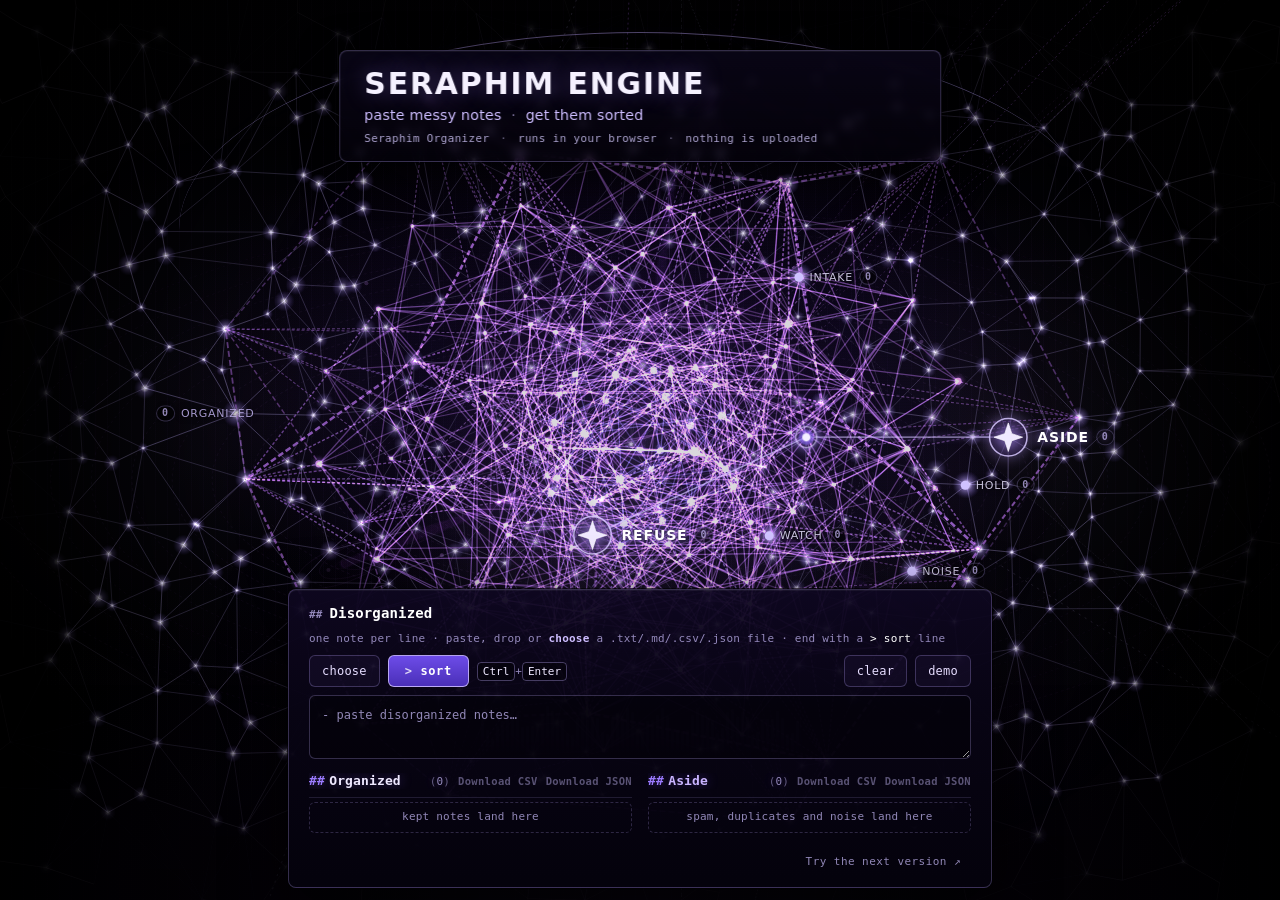
<file: docs/index.html>
<!DOCTYPE html>
<html lang="en">
<head>
<meta charset="utf-8"/>
<meta name="viewport" content="width=device-width, initial-scale=1, viewport-fit=cover"/>
<meta name="color-scheme" content="dark"/>
<meta name="description" content="Paste messy notes and the Seraphim Engine sorts them in your browser. Nothing is uploaded."/>
<meta name="theme-color" content="#000000"/>
<meta name="apple-mobile-web-app-capable" content="yes"/>
<meta name="apple-mobile-web-app-status-bar-style" content="black-translucent"/>
<meta property="og:title" content="Seraphim Engine"/>
<meta property="og:description" content="Paste messy notes and the Seraphim Engine sorts them in your browser. Nothing is uploaded."/>
<meta property="og:type" content="website"/>
<meta property="og:url" content="https://snowphamtom.github.io/seraphim-organizer/"/>
<meta name="twitter:card" content="summary_large_image"/>
<link rel="icon" type="image/svg+xml" href="data:image/svg+xml,%3Csvg xmlns='http://www.w3.org/2000/svg' viewBox='0 0 64 64'%3E%3Crect width='64' height='64' fill='%23000'/%3E%3Cpolygon points='32,6 58,20 58,44 32,58 6,44 6,20' fill='none' stroke='%239b7bff' stroke-width='2.2'/%3E%3Ccircle cx='32' cy='32' r='7' fill='none' stroke='%23cdbdff' stroke-width='2'/%3E%3C/svg%3E"/>
<title>Seraphim Organizer</title>
<!-- aesthetic.css is intentionally not linked: the Seraphim Engine styles are inline below (restored from cb20c8a). -->
<style>
*{box-sizing:border-box;margin:0;padding:0}
:root{
  /* holoPalette|bgWireRemoved|bgCityGlint|hudSortAnalyze|hybridBridge|gyroHarmony|terrainWarp|fgContrast|chimeraUltimate|customProcedural|uploadSortedDesk|uploadSortFX|publicOrganizeLabels|dumpToContent|cameraCleanChrome|markdownDesk|markdownMaster|motionIntricateFast|hybridEngineTrio|masterpieceFlow|balancePolish|bgSealCenterLock|refinePolish2|beyondAIMaster|omnidiscipline|simkinsAI|excessPrune|stripToBones|tunnelGridBg|tunnelAsSent|gatherThenSort|fourAssetCanon|hexCoreGyroSeal|dodeca3DSphere|layerPerspectiveSync|sameVectors|boxSphereVents|latticeCage|purpleOnly|holoOpacity3D|holoDepth|holoVibrant|impressShowpiece|speedDetail|voxelCubeRotate|tripleBeamInCore|tunnelInvertWB|hexCoreAsSent|cyberNatureFormat|magpieWorkFormat|magpieImpressSupersede|innerNodePlexus|nodesWiredSeal|nodeNetLattice|mergePolish: Magpie WORK dense data instrument — seal/rings/streams/rail/spectrum; no forest */
  --void:#000;--ink:#e8e6f8;--mute:#9e8ac0;
  --admit:#7e56c2;--release:#9f64c6;--mint:#ad90e0;
  --cyan:#7e56c2;--mag:#8b3dbf;--warn:#a478f0;
  --glass:rgba(6,4,18,0.42);--line:rgba(126,86,194,0.28);
  --blur:18px;--safe-b:env(safe-area-inset-bottom,0px);
  --safe-t:env(safe-area-inset-top,0px);
  --holo-wash:linear-gradient(135deg,rgba(126,86,194,0.07),rgba(56,38,184,0.05),rgba(139,61,191,0.07));
  /* layerPerspectiveSync φ TEMPO family — T=2π/base(0.68); durations = φ^k · T or 1/(base·φ^k) */
  --T:9.24s;
  --Tphi:14.95s;
  --Tphi2:24.19s;
  --Tinvphi:5.71s;
  --Tmicro:0.908s;
  --Tchip:0.561s;

}
html,body{height:100%;height:100dvh;background:var(--void);color:var(--ink);
  font-family:ui-sans-serif,system-ui,-apple-system,"Segoe UI",sans-serif;overflow:hidden;
  overscroll-behavior:none;-webkit-text-size-adjust:100%}
button,input,textarea,select{font:inherit;color:inherit}
#fx{position:fixed;inset:0;width:100vw;height:100vh;height:100dvh;display:block;z-index:1;
  cursor:grab;touch-action:none;background:transparent;-webkit-user-select:none;user-select:none}
#fx.grabbing{cursor:grabbing}

/* —— sparse floating instruments —— */
#top{position:fixed;top:max(10px,var(--safe-t));left:50%;transform:translateX(-50%);z-index:10;
  display:flex;align-items:center;gap:.5rem;padding:.2rem .65rem;flex-wrap:wrap;justify-content:center;
  width:min(780px,calc(100vw - 20px));
  background:var(--holo-wash),var(--glass);backdrop-filter:blur(var(--blur));-webkit-backdrop-filter:blur(var(--blur));
  border:1px solid var(--line);border-radius:999px;
  box-shadow:0 0 24px rgba(137,86,224,0.07),0 0 32px rgba(139,61,191,0.05),inset 0 1px 0 rgba(255,255,255,0.04);pointer-events:none}
#top .title{font-size:.58rem;letter-spacing:.14em;font-weight:700;
  text-shadow:0 0 10px rgba(139,61,191,.32),0 0 14px rgba(126,86,194,.22),0 0 18px rgba(56,38,184,.12)}
.metrics{display:flex;gap:.4rem;font-size:.5rem;font-family:ui-monospace,Menlo,monospace;color:rgba(158,138,192,.78);letter-spacing:.02em}
.metrics b{color:rgba(232,238,248,.88);font-weight:600}
.metrics .a b{color:var(--admit)}.metrics .r b{color:var(--release)}
.metrics .on b{color:var(--admit)}.metrics .off b{color:var(--mag)}
.chip{font-size:.4rem;letter-spacing:.08em;padding:.08rem .28rem;border-radius:999px;
  border:1px solid rgba(137,86,224,.22);color:rgba(137,86,224,.72);background:rgba(0,0,0,.2)}
.chip.law{border-color:rgba(126,86,194,.35);color:var(--admit);letter-spacing:.05em;font-family:ui-monospace,monospace}

/* one-shot intro chip under header — never covers hex */
#introChip{position:fixed;top:46px;left:50%;transform:translateX(-50%);z-index:12;
  display:none;align-items:center;gap:.4rem;padding:.16rem .48rem;
  background:rgba(8,4,20,.55);border:1px solid rgba(126,86,194,.22);border-radius:999px;
  backdrop-filter:blur(12px);-webkit-backdrop-filter:blur(12px);
  font-size:.5rem;color:rgba(233,221,255,.78);box-shadow:0 4px 16px rgba(0,0,0,.3);
  white-space:nowrap;max-width:calc(100vw - 24px);opacity:0;transition:opacity .5s ease}
#introChip.show{display:inline-flex;opacity:1}
#introChip.ghost{opacity:.35;pointer-events:none}
#introChip.fadeout{opacity:0}
#introChip b.c{color:var(--admit)}#introChip b.r{color:var(--release)}
#introChip button{appearance:none;background:rgba(0,0,0,.35);border:1px solid rgba(169,120,255,.35);
  color:#e2d1ff;padding:.12rem .4rem;border-radius:999px;cursor:pointer;font-size:.5rem;pointer-events:auto}
#introChip button:hover{border-color:#be99ff}

/* collapsed intake */
#intake{position:fixed;left:12px;top:max(52px,calc(var(--safe-t) + 42px));z-index:10;width:min(220px,32vw);
  display:flex;flex-direction:column;gap:.22rem;padding:.32rem .38rem;
  background:rgba(6,4,18,0.28);backdrop-filter:blur(14px);-webkit-backdrop-filter:blur(14px);
  border:1px solid rgba(137,86,224,0.14);border-radius:10px;
  box-shadow:0 0 16px rgba(137,86,224,0.03),inset 0 1px 0 rgba(255,255,255,0.02)}
#intake .sec-h{font-size:.48rem;letter-spacing:.14em;font-weight:700;color:#bfa8e8;margin-bottom:.1rem;
  display:flex;align-items:center;justify-content:space-between}
.row{display:flex;flex-wrap:wrap;gap:.22rem;align-items:center}
button,.filebtn{appearance:none;background:rgba(8,6,22,0.42);border:1px solid rgba(169,120,255,.22);
  color:rgba(226,209,255,.85);padding:.22rem .38rem;border-radius:6px;cursor:pointer;font-size:.5rem;letter-spacing:.02em}
button:hover,.filebtn:hover{border-color:#be99ff;box-shadow:0 0 10px rgba(157,100,255,.22)}
button.primary{border-color:rgba(126,86,194,.55);color:#f0e8ff;box-shadow:0 0 12px rgba(126,86,194,.12)}
button.primary:hover{border-color:rgba(126,86,194,.75);box-shadow:0 0 14px rgba(126,86,194,.22)}
#demoStory.ghost-chip{border-color:rgba(255,255,255,.1);color:rgba(178,160,210,.55);background:rgba(0,0,0,.2);font-size:.44rem;padding:.14rem .3rem;letter-spacing:.02em;opacity:.75}
button.ghost{border-color:rgba(255,255,255,.14);color:#9b88bb}
button.on{border-color:rgba(126,86,194,.7);color:var(--admit);box-shadow:0 0 10px rgba(126,86,194,.2)}
button:disabled{opacity:.3;cursor:not-allowed;box-shadow:none}
input[type=file]{display:none}
.filebtn{display:inline-flex;align-items:center}
textarea{width:100%;min-height:3.6em;max-height:3.6em;height:3.6em;overflow:auto;resize:none;
  background:rgba(0,0,0,0.45);border:1px solid rgba(124,80,200,0.28);color:#eef;border-radius:6px;
  padding:.28rem .34rem;font:0.52rem/1.35 ui-monospace,Menlo,monospace}
textarea:focus{outline:none;border-color:rgba(126,86,194,.5)}
select{appearance:none;background:rgba(8,6,22,0.5);border:1px solid rgba(169,120,255,.32);
  color:#e2d1ff;padding:.22rem .36rem;border-radius:6px;font-size:.5rem;cursor:pointer;max-width:100%}
.hint{font-size:.46rem;color:#8e7ab0;margin-top:.06rem}
#dropzone.drag{border-color:var(--admit)!important;box-shadow:0 0 16px rgba(126,86,194,.28)}
#moreWrap{position:relative}
#morePanel{display:none;position:absolute;left:0;top:calc(100% + 4px);z-index:20;
  min-width:160px;padding:.35rem;border-radius:8px;
  background:rgba(6,4,18,.94);border:1px solid rgba(157,100,255,.28);
  box-shadow:0 10px 28px rgba(0,0,0,.55);flex-direction:column;gap:.22rem}
#morePanel.open{display:flex}
#morePanel button,#morePanel .filebtn{width:100%;justify-content:flex-start;text-align:left}

#navhint{position:fixed;right:12px;top:52px;z-index:10;pointer-events:none;
  font-size:.5rem;color:rgba(186,160,230,0.82);font-family:ui-monospace,monospace;
  letter-spacing:.03em;text-align:right;line-height:1.45;text-shadow:0 0 8px rgba(0,0,0,.95)}
#navhint button{pointer-events:auto;margin-left:.25rem;padding:.12rem .3rem;font-size:.44rem}

/* log — high contrast */
#log{position:fixed;left:14px;bottom:max(18px,calc(var(--safe-b) + 14px));z-index:10;
  width:min(300px,30vw);max-height:min(15vh,150px);
  overflow:auto;font-family:ui-monospace,Menlo,monospace;font-size:.56rem;line-height:1.55;
  padding:.42rem .5rem .5rem;border-radius:12px;background:rgba(6,4,18,0.72);
  border:1px solid rgba(157,100,255,0.22);backdrop-filter:blur(var(--blur));-webkit-backdrop-filter:blur(var(--blur));
  box-shadow:0 0 28px rgba(137,86,224,0.05),inset 0 1px 0 rgba(255,255,255,0.04);
  mask-image:linear-gradient(180deg,transparent 0%,#000 12%,#000 100%);
  -webkit-mask-image:linear-gradient(180deg,transparent 0%,#000 12%,#000 100%);
  scrollbar-width:thin;scrollbar-color:rgba(137,86,224,.28) transparent;opacity:.95}
#log::-webkit-scrollbar{width:4px}#log::-webkit-scrollbar-thumb{background:rgba(137,86,224,.28);border-radius:4px}
#log .ev{display:grid;grid-template-columns:48px 88px 1fr;gap:.26rem;padding:.1rem .14rem;
  border-radius:5px;cursor:pointer;color:rgba(232,238,248,.72);transition:background .15s,color .15s}
#log .ev:hover,#log .ev.focus{background:rgba(137,86,224,.1);color:#e8e6f8;
  box-shadow:inset 2px 0 0 rgba(137,86,224,.5)}
#log .ev .t{color:rgba(142,122,176,.45);font-size:.9em}#log .ev .d.a{color:#8956e0;font-weight:700;letter-spacing:.03em}
#log .ev .d.r{color:#9f64c6;font-weight:700;letter-spacing:.03em}
#log .ev .title{overflow:hidden;text-overflow:ellipsis;white-space:nowrap;color:#e8e6f8}

#tip{position:fixed;z-index:30;pointer-events:none;display:none;max-width:280px;
  background:rgba(6,4,18,.9);border:1px solid rgba(126,86,194,.42);border-radius:10px;
  padding:.48rem .58rem;font-size:.58rem;line-height:1.4;
  box-shadow:0 10px 36px rgba(0,0,0,.62),0 0 24px rgba(126,86,194,.08);
  backdrop-filter:blur(14px);-webkit-backdrop-filter:blur(14px)}
#tip b{display:block;margin-bottom:.12rem;letter-spacing:.1em;font-size:.52rem;font-weight:800}
#tip.admit{border-color:rgba(126,86,194,.5)}#tip.refuse{border-color:rgba(159,100,198,.45)}
#tip.admit b{color:var(--admit)}#tip.refuse b{color:var(--release)}
#tip .whisper{opacity:.78;font-style:italic;font-size:.55rem;color:#cebee8}
#tip .gate{opacity:.62;margin-top:.22rem;font-size:.48rem;font-family:ui-monospace,Menlo,monospace;color:#9b88bb}

#cheat{position:fixed;inset:0;z-index:50;display:none;align-items:center;justify-content:center;
  background:rgba(0,0,0,.55);backdrop-filter:blur(6px)}
#cheat.open{display:flex}
#cheat .card{width:min(540px,92vw);padding:1.35rem 1.45rem;border-radius:16px;
  background:rgba(8,4,20,.96);border:1px solid rgba(137,86,224,.4);
  font-size:.78rem;line-height:1.7;color:#ece6fa;
  box-shadow:0 16px 48px rgba(0,0,0,.55),0 0 32px rgba(137,86,224,.1)}
#cheat h3{font-size:.88rem;letter-spacing:.16em;margin-bottom:.75rem;color:var(--cyan)}
#cheat kbd{display:inline-block;min-width:1.6em;padding:.12rem .4rem;margin-right:.22rem;
  border:1px solid rgba(157,100,255,.4);border-radius:5px;font-family:ui-monospace,monospace;
  font-size:.7rem;background:rgba(0,0,0,.5);text-align:center;color:#e8f4ff}
#cheat .close{float:right;font-size:1.1rem;line-height:1;width:2.1rem;height:2.1rem;
  background:rgba(0,0,0,.4);border:1px solid rgba(157,100,255,.35);border-radius:8px;
  color:#e8f4ff;cursor:pointer;display:inline-flex;align-items:center;justify-content:center}
#cheat .close:hover{border-color:var(--cyan);box-shadow:0 0 12px rgba(137,86,224,.3)}
#cheat .legend{margin-top:.65rem;padding-top:.55rem;border-top:1px solid rgba(157,100,255,.15);
  display:flex;gap:.8rem;flex-wrap:wrap;align-items:center;font-size:.72rem}
#cheat .sw{display:inline-block;width:10px;height:10px;border-radius:2px;margin-right:.28rem;vertical-align:middle}

/* legend with swatches ~12px */
#sub{position:fixed;bottom:max(16px,calc(var(--safe-b) + 12px));right:14px;z-index:10;
  font-size:12px;color:#cabbe4;
  font-family:ui-sans-serif,system-ui,sans-serif;text-align:right;line-height:1.5;max-width:280px;
  pointer-events:none;opacity:.95;text-shadow:0 0 10px rgba(0,0,0,.95)}
#sub .sw{display:inline-block;width:9px;height:9px;border-radius:2px;margin:0 .28rem 0 .1rem;vertical-align:middle;
  box-shadow:0 0 6px currentColor}
#sub .sw.c{background:#7e56c2;color:#7e56c2}#sub .sw.r{background:#9f64c6;color:#9f64c6}

/* LENS SPLIT — mobile ≤480 / mid ≤900 / desktop ≥1100 */
@media (min-width:1101px){
  #intake{width:min(220px,22vw);left:12px;top:max(52px,calc(var(--safe-t) + 42px));
    bottom:auto;max-height:none}
  #log{left:14px;bottom:max(18px,calc(var(--safe-b) + 14px));width:min(300px,30vw);
    max-height:min(18vh,180px)}
  #top{pointer-events:none}
  #log .ev:hover{background:rgba(137,86,224,.12)}
}
@media (max-width:900px){
  #top{width:calc(100vw - 12px);top:max(4px,var(--safe-t));gap:.22rem;padding:.1rem .36rem;pointer-events:none;
    backdrop-filter:blur(18px);-webkit-backdrop-filter:blur(18px);border-color:rgba(157,100,255,.14)}
  #top .title{font-size:.46rem;letter-spacing:.1em}
  .metrics{gap:.16rem;font-size:.4rem}
  .chip{font-size:.36rem;padding:.06rem .22rem;opacity:.7}
  .chip.law{display:none}
  #introChip{top:max(36px,calc(var(--safe-t) + 28px));left:50%;transform:translateX(-50%);right:auto;bottom:auto;
    font-size:.38rem;padding:.08rem .28rem;white-space:nowrap;max-width:calc(100vw - 24px);
    z-index:15;gap:.25rem;border-color:rgba(126,86,194,.16);background:rgba(8,4,20,.42)}
  #introChip button{min-height:26px;padding:.06rem .28rem;font-size:.4rem}
  #navhint{display:none !important}
  #sub{display:none}
  /* mid: stack below hex — log above intake; orbit mid=#fx ≥55% */
  #log{position:fixed;left:8px;right:8px;width:auto !important;top:auto !important;
    bottom:calc(22vh + var(--safe-b) + 14px) !important;
    max-height:10vh !important;z-index:12;mask-image:none;-webkit-mask-image:none;
    padding:.2rem .28rem;font-size:.44rem;line-height:1.3;opacity:.82;
    border-color:rgba(157,100,255,.14);background:rgba(6,4,18,0.55);
    backdrop-filter:blur(16px);-webkit-backdrop-filter:blur(16px)}
  #log .ev{grid-template-columns:36px 68px 1fr;gap:.12rem;padding:.06rem .08rem;min-height:28px}
  #intake{position:fixed;left:8px;right:8px;top:auto !important;
    bottom:calc(var(--safe-b) + 8px) !important;
    width:auto !important;max-width:none;padding:.2rem .28rem;z-index:12;
    max-height:22vh;overflow:auto;
    border-color:rgba(137,86,224,0.12);background:rgba(6,4,18,0.32);
    backdrop-filter:blur(16px);-webkit-backdrop-filter:blur(16px)}
  #intake .sec-h{font-size:.38rem;margin-bottom:0;letter-spacing:.1em;opacity:.55}
  #intake .sec-h > span{display:none} /* drop duplicate INTAKE header on mobile */
  #intake .row{gap:.22rem;flex-wrap:nowrap}
  #intake .filebtn,#intake button.primary{
    min-height:40px;min-width:44px;padding:.32rem .55rem;font-size:.52rem;border-radius:9px}
  #intake button.ghost,#intake #btnMore{
    min-height:40px;min-width:40px;padding:.28rem .4rem;font-size:.48rem;border-radius:9px}
  #intake select,#demoStory{
    min-height:32px;font-size:.44rem;padding:.18rem .28rem;max-width:38%;
    border-color:rgba(255,255,255,.1);color:rgba(178,160,210,.55);background:rgba(0,0,0,.18);opacity:.75}
  #intake textarea{display:none;min-height:2em;max-height:2em;height:2em;font-size:.46rem;padding:.14rem .24rem}
  #intake.expanded textarea{display:block}
  #intake .mob-hide-clear{display:none !important} /* Clear lives under ··· on mobile */
  #morePanel{bottom:calc(100% + 4px);top:auto}
  #tip{max-width:min(260px,88vw)}
}
@media (max-width:480px){
  /* chrome: title + one metric; hide/shrink OFFLINE */
  .chip:not(.law){display:none} /* hide OFFLINE chip */
  .metrics span:nth-child(n+2){display:none} /* keep only n */
  #intake{left:8px;right:8px;bottom:calc(var(--safe-b) + 6px) !important;max-height:22vh;padding:.16rem .22rem}
  #intake .filebtn,#intake button.primary{min-height:40px;min-width:44px}
  #intake #btnMore{min-height:40px;min-width:36px}
  #intake textarea{min-height:1.8em;max-height:1.8em;height:1.8em}
  #log{bottom:calc(22vh + var(--safe-b) + 10px) !important;max-height:9vh !important;font-size:.42rem;
    padding:.14rem .22rem}
  #log .ev{min-height:26px;grid-template-columns:32px 64px 1fr}
  #introChip{font-size:.34rem;padding:.06rem .22rem;top:max(30px,calc(var(--safe-t) + 22px));
    max-width:calc(100vw - 32px);opacity:.5}
  #introChip.show{opacity:.55}
  #top .title{font-size:.42rem;letter-spacing:.1em}
}
@media (prefers-reduced-motion:reduce){
  #introChip{transition:none}
}

/* —— beyondHuman: dissolve form chrome; pure orbit first paint —— */
#introChip{display:none !important} /* kill help-desk toast */
#top .whisper{font-size:.42rem;letter-spacing:.22em;font-weight:400;color:rgba(182,160,220,.38);
  text-transform:lowercase;margin-left:.15rem;pointer-events:none}
#top .chip:not(.law){opacity:.35}
#top .metrics{opacity:.42}
#navhint,#sub{opacity:0;pointer-events:none;transition:opacity .6s ease}
body.reveal-chrome #navhint,body.reveal-chrome #sub{opacity:.7;pointer-events:auto}
#log{opacity:.16;transition:opacity .5s ease} /* excessPrune */
body.reveal-chrome #log, #log:hover{opacity:.55}
/* intake: collapsed to a single glyph — no Drop/Sort/Clear/Demo/textarea until revealed */
#intake{
  background:transparent !important;border:none !important;box-shadow:none !important;
  backdrop-filter:none !important;-webkit-backdrop-filter:none !important;
  padding:.1rem !important;width:auto !important;gap:0 !important;
}
#intake .sec-h{margin:0;opacity:.35;letter-spacing:.2em}
#intake .sec-h > span{display:none !important} /* never show INTAKE word */
#intake #btnMore{
  min-width:36px;min-height:36px;padding:.2rem .35rem;font-size:.7rem;letter-spacing:.3em;
  border-color:rgba(169,120,255,.12);color:rgba(202,180,240,.35);background:rgba(0,0,0,.15);
  border-radius:999px;
}
#intake #btnMore:hover{color:rgba(220,200,255,.7);border-color:rgba(169,120,255,.35)}
#intake .row, #intake select, #intake textarea, #intake .filebtn, #intake button.primary,
#intake button.ghost.mob-hide-clear, #intake #clear, #intake #demoStory, #intake .ghost-chip{
  display:none !important;
}
#intake.revealed{
  background:rgba(6,4,18,0.42) !important;border:1px solid rgba(137,86,224,0.14) !important;
  box-shadow:0 0 16px rgba(137,86,224,0.04) !important;
  backdrop-filter:blur(14px) !important;-webkit-backdrop-filter:blur(14px) !important;
  padding:.32rem .38rem !important;width:min(240px,36vw) !important;gap:.22rem !important;
}
#intake.revealed .row, #intake.revealed select, #intake.revealed textarea,
#intake.revealed .filebtn, #intake.revealed button.primary, #intake.revealed #clear,
#intake.revealed #demoStory, #intake.revealed .ghost-chip{display:initial !important}
#intake.revealed .row{display:flex !important}
#intake.revealed .sec-h > span{display:none !important}
#morePanel{display:none}
#intake.revealed #morePanel.open{display:flex}
@media (max-width:900px){
  #intake{left:auto;right:10px;bottom:calc(var(--safe-b) + 10px) !important;top:auto !important;
    max-height:none;width:auto !important;padding:.1rem !important}
  #intake.revealed{left:8px;right:8px;width:auto !important;max-height:42vh;overflow:auto;
    padding:.28rem .34rem !important}
  #intake.revealed .row{display:flex !important;flex-wrap:wrap}
  #intake.revealed textarea{display:block !important}
  #intake.revealed .mob-hide-clear{display:none !important}
  #log{opacity:.12;max-height:8vh !important} /* excessPrune */
  #top .whisper{font-size:.34rem;letter-spacing:.16em}
  #top .metrics span:nth-child(n+2){display:none}
  .chip:not(.law){display:none}
}
@media (max-width:480px){
  #top .whisper{display:inline}
  #intake #btnMore{min-width:40px;min-height:40px;opacity:.45}
}


/* beyondHuman LOCK — last word over media queries */
#introChip{display:none!important}
#intake:not(.revealed) .row,
#intake:not(.revealed) select,
#intake:not(.revealed) textarea,
#intake:not(.revealed) .filebtn,
#intake:not(.revealed) button.primary,
#intake:not(.revealed) #clear,
#intake:not(.revealed) #demoStory,
#intake:not(.revealed) .ghost-chip,
#intake:not(.revealed) .mob-hide-clear{display:none!important;height:0!important;overflow:hidden!important;opacity:0!important;pointer-events:none!important}
#intake:not(.revealed){width:auto!important;max-width:52px!important;min-height:0!important;max-height:52px!important;
  background:transparent!important;border:none!important;box-shadow:none!important;padding:.08rem!important}
#intake:not(.revealed) .sec-h{justify-content:center}
#navhint{display:none!important}
body:not(.reveal-chrome) #sub{opacity:0!important;pointer-events:none!important}


/* fourAssetCanon|tunnelInvertWB|bgSealCenterLock|stripToBones
   Background: BLACK void + WHITE spheres (tunnel GIF inverted).
   Layer order: tunnel → iso → beam → hex-core → canvas */
#bgField{
  position:fixed;inset:0;z-index:0;pointer-events:none;overflow:hidden;
  background:#000;
  --seal-x:50%;
  --seal-y:42%;
}
#bgField .assetLayer{
  position:absolute;inset:0;overflow:hidden;
}
#bgField .assetLayer .plane{
  position:absolute;
  left:var(--seal-x); top:var(--seal-y);
  transform:translate(-50%,-50%);
  transform-origin:50% 50%;
}
#bgField .assetLayer img{
  display:block;width:100%;height:100%;
  object-fit:cover;object-position:50% 50%;
}
#bgField .assetLayer img.still{display:none}
/* 1 tunnel — invert light→black, black dots→white spheres */
#bgField .tunnelGrid{z-index:0}
#bgField .tunnelGrid .plane{
  width:max(220vw,220vh); height:max(220vw,220vh);
  opacity:1;
  filter:invert(1);
}
/* 2 iso — screen on black so wireframe reads white/iridescent */
#bgField .isoTunnel{z-index:1}
#bgField .isoTunnel .plane{
  /* layerPerspectiveSync: recessed into tunnel VP — smaller/fainter at hub */
  width:min(78vmin,600px); height:min(78vmin,600px);
  opacity:var(--iso-op,0.40);
  mix-blend-mode:screen;
  transform:translate(-50%,-50%) scale(var(--iso-scale,0.88));
  filter:blur(0.35px);
}
/* beam rain moved into hexCore trio */
/* 4 hex core + tripleBeamInCore */
#bgField .hexCore{z-index:3}
#bgField .hexCore .plane.coreMain{ position:absolute; inset:0; width:100%; height:100%; opacity:1; }

@media (max-width:900px){
  #bgField .isoTunnel .plane{opacity:var(--iso-op,0.32); width:min(72vmin,480px); height:min(72vmin,480px)}
  #bgField .hexCore .plane{width:min(64vmin,480px); height:min(64vmin,480px)}
}
@media (prefers-reduced-motion:reduce){
  #bgField .assetLayer img.anim{display:none}
  #bgField .assetLayer img.still{display:block}
}








/* tripleBeamInCore|funnelAttach|cutBlackBg — beams on hex funnel axes; keyed WebP (black→alpha) */
#bgField .hexCore{position:absolute;inset:0;z-index:3;overflow:visible}
#bgField .hexCore .plane.coreMain{
  position:absolute;
  left:var(--seal-x); top:var(--seal-y);
  width:min(72vmin,640px); height:min(72vmin,640px);
  transform:translate(-50%,-50%);
  opacity:1;
}
#bgField .hexCore .plane.coreMain picture,
#bgField .hexCore .plane.coreMain img{
  display:block;width:100%;height:100%;object-fit:contain;object-position:center;
}
#bgField .hexCore .gyroRig .beamTrio{
  position:absolute;
  left:50%; top:50%;
  width:100%; height:100%;
  transform:translate(-50%,-50%);
  pointer-events:none;
  z-index:4;
}
#bgField .hexCore .beamTrio .b{
  position:absolute;
  width:34%; height:42%;
  transform:translate(-50%,-50%);
  opacity:0.95;
}
#bgField .hexCore .beamTrio .b picture,
#bgField .hexCore .beamTrio .b img{
  display:block;width:100%;height:100%;object-fit:contain;object-position:center;
}
/* sameVectors: beams on shared 120° seal rays (JS syncBeamTrioRays overrides left/top/rotate) */
#bgField .hexCore .beamTrio .b1{ left:var(--ray0-x,28%); top:var(--ray0-y,30%); transform:translate(-50%,-50%) rotate(var(--ray0-r,-38deg)); }
#bgField .hexCore .beamTrio .b2{ left:var(--ray1-x,72%); top:var(--ray1-y,30%); transform:translate(-50%,-50%) rotate(var(--ray1-r,38deg)); }
#bgField .hexCore .beamTrio .b3{ left:var(--ray2-x,50%); top:var(--ray2-y,76%); transform:translate(-50%,-50%) rotate(var(--ray2-r,180deg)); }
#bgField .isoTunnel .plane picture,
#bgField .isoTunnel .plane img{ display:block;width:100%;height:100%;object-fit:cover; }
@media (max-width:900px){
  #bgField .hexCore .plane.coreMain,
  #bgField .hexCore .beamTrio{ width:min(64vmin,480px); height:min(64vmin,480px); }
  #bgField .hexCore .beamTrio .b{ width:32%; height:40%; }
}
@media (prefers-reduced-motion:reduce){
  #bgField .hexCore .beamTrio .b .anim,
  #bgField .hexCore .plane.coreMain .anim{display:none!important}
  #bgField .hexCore .beamTrio .b .still,
  #bgField .hexCore .plane.coreMain .still{display:block!important}
}


/* voxelCubeRotate|cutBlackBg — keyed voxel cube, CSS 3D rotate in hex-core center */
#bgField .hexCore .gyroRig .voxelSpin{
  position:absolute;
  left:50%; top:50%;
  width:min(28vmin,240px); height:min(26vmin,220px);
  transform:translate(-50%,-50%);
  transform-style:preserve-3d;
  perspective:600px;
  z-index:5;
  pointer-events:none;
}
#bgField .hexCore .voxelSpin .spin{
  width:100%; height:100%;
  /* layerPerspectiveSync: no fight with canvas ω — very slow φ drift only */
  animation:voxelPhiDrift var(--Tphi2,24.19s) linear infinite;
  transform-style:preserve-3d;
}
#bgField .hexCore .voxelSpin picture,
#bgField .hexCore .voxelSpin img{
  display:block;width:100%;height:100%;object-fit:contain;
  filter:drop-shadow(0 0 12px rgba(169,120,255,.25));
}
#bgField .hexCore .voxelSpin img.still{display:none}
@keyframes voxelPhiDrift{
  from{transform:rotateY(0deg) rotateX(8deg)}
  to{transform:rotateY(360deg) rotateX(8deg)}
}
@media (max-width:900px){
  #bgField .hexCore .voxelSpin{ width:min(24vmin,180px); height:min(22vmin,160px); }
}
@media (prefers-reduced-motion:reduce){
  #bgField .hexCore .voxelSpin .spin{animation:none}
  #bgField .hexCore .voxelSpin img.anim{display:none}
  #bgField .hexCore .voxelSpin img.still{display:block}
}



/* hexCoreGyroSeal — replace wire dodeca with keyed hex-core GIF; omni gyro from seal center */
#bgField .hexCore{
  position:absolute;inset:0;z-index:3;overflow:visible;
  perspective:900px;
  perspective-origin:var(--seal-x) var(--seal-y);
}
#bgField .hexCore .gyroRig{
  position:absolute;
  left:var(--seal-x); top:var(--seal-y);
  width:min(78vmin,680px); height:min(78vmin,680px);
  transform:translate(-50%,-50%);
  transform-style:preserve-3d;
  transform-origin:50% 50%;
  animation:hexOmniGyro 18s linear infinite; /* constant ω */
}
#bgField .hexCore .plane.coreMain{
  position:absolute; inset:0;
  width:100%; height:100%;
  left:auto; top:auto;
  transform:none;
  opacity:1;
}
#bgField .hexCore .plane.coreMain picture,
#bgField .hexCore .plane.coreMain img{
  display:block;width:100%;height:100%;object-fit:contain;object-position:center;
}
/* child layers ride the same gyro rig */
#bgField .hexCore .beamTrio,
#bgField .hexCore .voxelSpin{
  left:50%; top:50%;
  /* override seal var — now relative to gyroRig */
}
#bgField .hexCore .gyroRig .beamTrio{
  position:absolute; left:50%; top:50%;
  width:100%; height:100%;
  transform:translate(-50%,-50%);
  z-index:4;
}
#bgField .hexCore .gyroRig .voxelSpin{
  position:absolute; left:50%; top:50%;
  width:min(28vmin,240px); height:min(26vmin,220px);
  transform:translate(-50%,-50%);
  z-index:5;
}
@keyframes hexOmniGyro{
  /* yaw + pitch + roll family — constant rates (φ-ish ratios) */
  0%{ transform:translate(-50%,-50%) rotateY(0deg) rotateX(18deg) rotateZ(0deg); }
  100%{ transform:translate(-50%,-50%) rotateY(360deg) rotateX(378deg) rotateZ(222.5deg); }
}
@media (max-width:900px){
  #bgField .hexCore .gyroRig{ width:min(70vmin,520px); height:min(70vmin,520px); }
}
@media (prefers-reduced-motion:reduce){
  #bgField .hexCore .gyroRig{ animation:none; transform:translate(-50%,-50%) rotateX(12deg); }
}

/* dodeca3DSphere override — GIF off; no CSS gyro (canvas cam.gyro owns tumble) */
#bgField .hexCore .plane.coreMain{display:none!important;visibility:hidden!important;opacity:0!important;pointer-events:none!important}
#bgField .hexCore .gyroRig{animation:none!important}

/* layerPerspectiveSync — one VP organism: GIF layers ride --seal-x/--seal-y depth corridor.
   Smaller/fainter toward hub (tunnel VP); emerge toward viewer. Dodeca gyro owns ω. */
#bgField{
  --iso-scale:0.88; --iso-op:0.40; --beam-em:1; --voxel-em:0.78; --gif-breath:1;
  perspective:1100px;
  perspective-origin:var(--seal-x) var(--seal-y);
}
#bgField .hexCore .gyroRig{
  /* sameVectors: ride seal VP; micro scale breath only — no rotate inventing a second axis */
  transform:translate(-50%,-50%) scale(var(--gif-breath,1));
}
#bgField .hexCore .gyroRig .beamTrio{
  transform:translate(-50%,-50%) scale(var(--beam-em,1));
  opacity:0.78;
  filter:blur(0.2px);
}
#bgField .hexCore .gyroRig .beamTrio .b{ opacity:0.70; }
#bgField .hexCore .gyroRig .voxelSpin{
  transform:translate(-50%,-50%) scale(var(--voxel-em,0.78));
  opacity:0.68;
  filter:blur(0.25px);
  perspective:900px;
}
@media (max-width:900px){
  #bgField .hexCore .gyroRig .beamTrio{ opacity:0.62; }
  #bgField .hexCore .gyroRig .voxelSpin{ opacity:0.55; }
}


/* —— uploadSortedDesk: obvious upload + sorted figures trays —— */


/* markdownMaster — camera-grade markdown desk (no boxes, seal-first) */
/* stripToBones: desk shares seal origin — cyan Organized / magenta Aside, no stacked chrome */
#sortDesk{
  --fate-cyan:rgba(126,86,194,.22);
  --fate-mag:rgba(159,100,198,.20);
}
#sortDesk .tray.admit h3{text-shadow:0 0 12px var(--fate-cyan)}
#sortDesk .tray.release h3{text-shadow:0 0 12px var(--fate-mag)}

#sortDesk{
  position:fixed;z-index:12;left:50%;transform:translateX(-50%);
  bottom:max(12px,calc(var(--safe-b) + 10px));
  width:min(560px,92vw);
  display:flex;flex-direction:column;gap:.42rem;
  pointer-events:auto;
  font-family:ui-monospace,SFMono-Regular,Menlo,Consolas,monospace;
  font-size:.64rem;line-height:1.42;
  color:rgba(222,236,248,.94);
  background:transparent;border:none;box-shadow:none;
  text-shadow:0 1px 10px rgba(0,0,0,.75), 0 0 24px rgba(0,0,0,.35);
  /* soft readability veil without a window */
  padding:.55rem .65rem .5rem;
  border-radius:0;
  background:linear-gradient(180deg, rgba(4,6,14,.0) 0%, rgba(4,6,14,.55) 18%, rgba(4,6,14,.72) 100%); /* tunnelAsSent: soft scrim under desk only */
  -webkit-mask-image:linear-gradient(90deg, transparent 0%, #000 4%, #000 96%, transparent 100%);
  mask-image:linear-gradient(90deg, transparent 0%, #000 4%, #000 96%, transparent 100%);
}
#uploadBox{
  border:none!important;border-radius:0;background:transparent!important;
  backdrop-filter:none!important;-webkit-backdrop-filter:none!important;
  box-shadow:none!important;padding:0;outline:none;animation:none!important;filter:none!important;
}
#uploadBox.drag,#uploadBox:focus-within,#uploadBox.receiving,#uploadBox.sorting{
  border:none!important;box-shadow:none!important;background:transparent!important;filter:none!important;animation:none!important;
}
#uploadBox.sorting .uh b{color:#be99ff; text-shadow:0 0 12px rgba(137,86,224,.55)}
#uploadBox .uh{
  display:flex;align-items:baseline;gap:.5rem;margin:0 0 .12rem;
}
#uploadBox .uh b{
  font-size:.7rem;letter-spacing:.04em;text-transform:none;font-weight:650;
  color:rgba(242,248,255,.98);
}
#uploadBox .uh b::before{content:"## ";color:rgba(139,86,230,.8);font-weight:600;letter-spacing:.02em}
#uploadBox .uh span{font-size:.52rem;color:rgba(168,150,200,.4);letter-spacing:.06em}
#uploadBox .dropHint{
  text-align:left;padding:0 0 .18rem;color:rgba(186,170,215,.48);font-size:.56rem;
}
#uploadBox .dropHint em{color:rgba(160,120,230,.85);font-style:normal;font-weight:600}
#uploadBox .actions{
  display:flex;flex-wrap:wrap;gap:.55rem;align-items:center;justify-content:flex-start;margin:.08rem 0 .2rem;
}
#uploadBox .actions .filebtn,
#uploadBox .actions button,
#uploadBox .actions select{
  appearance:none;background:transparent!important;border:none!important;box-shadow:none!important;
  color:rgba(157,120,220,.78)!important;padding:0!important;min-height:auto!important;
  border-radius:0!important;font:inherit;font-size:.56rem;cursor:pointer;text-decoration:none;
  letter-spacing:.04em;
}
#uploadBox .actions .filebtn:hover,
#uploadBox .actions button:hover{color:rgba(220,200,255,.95)!important}
#uploadBox .actions #runSort{color:rgba(207,180,255,.95)!important;font-weight:700}
#uploadBox .actions #runSort::before{content:"> ";opacity:.65}
#uploadBox .actions #clearDesk,#uploadBox .actions .ghost-chip{color:rgba(166,150,195,.42)!important}
#uploadBox textarea{
  display:block!important;width:100%;margin:0;min-height:52px;max-height:18vh;resize:vertical;
  background:transparent;border:none;border-left:1.5px solid rgba(137,86,224,.28);
  border-radius:0;color:rgba(228,240,252,.92);padding:.12rem .5rem;
  font:inherit;font-size:.58rem;line-height:1.38;outline:none;
  caret-color:rgba(139,86,230,.9);
  scrollbar-width:none;
}
#uploadBox textarea::-webkit-scrollbar{display:none}
#uploadBox textarea::placeholder{color:rgba(148,130,180,.32)}
#uploadBox.sorting textarea{border-left-color:rgba(168,120,200,.45)}
#uploadBox .scanBar{display:none;height:1px;margin:.2rem 0 0;border-radius:0;
  background:linear-gradient(90deg,transparent,rgba(137,86,224,.7),rgba(159,100,198,.6),transparent);background-size:200% 100%}
#uploadBox.sorting .scanBar{display:block;animation:scanSweep var(--Tmicro,0.908s) linear infinite} /* φ: 1/(base·φ) */
#sortedFigures{
  display:grid;grid-template-columns:1fr 1fr;gap:.55rem 1.4rem;min-height:0;
}
#sortedFigures .tray{
  border:none;border-radius:0;padding:0;background:transparent;
  backdrop-filter:none;-webkit-backdrop-filter:none;
  max-height:18vh;overflow:auto;
  scrollbar-width:none; /* camera: no chrome scrollbars */
}
#sortedFigures .tray::-webkit-scrollbar{display:none}
#sortedFigures .tray h3{
  margin:0 0 .22rem;font-size:.68rem;letter-spacing:.04em;text-transform:none;
  font-weight:650;opacity:1;float:none;
}
#sortedFigures .tray.admit h3{color:rgba(162,120,234,.96);text-shadow:0 0 12px rgba(126,86,194,.22)}
#sortedFigures .tray.release h3{color:rgba(202,158,232,.96);text-shadow:0 0 12px rgba(159,100,198,.22)}
#sortedFigures .tray.admit h3::before{content:"## ";opacity:.8}
#sortedFigures .tray.release h3::before{content:"## ";opacity:.8}
#sortedFigures .tray .count{
  float:none;margin-left:.3rem;font-family:inherit;font-size:.82em;opacity:.5;font-weight:500;
}
#sortedFigures .tray .count::before{content:"(";opacity:.65}
#sortedFigures .tray .count::after{content:")";opacity:.65}
#sortedFigures .chips{display:block;clear:both}
#sortedFigures .chipFig{
  display:block;max-width:100%;padding:.04rem 0;border-radius:0;margin:0;
  font-size:.56rem;line-height:1.32;cursor:pointer;
  border:none;background:transparent;color:rgba(211,195,238,.78);
  white-space:nowrap;overflow:hidden;text-overflow:ellipsis;
  animation:mdLineIn var(--Tchip,0.561s) cubic-bezier(.2,.8,.2,1) both; /* φ: 1/(base·φ²) */
}
#sortedFigures .chipFig:nth-child(1){animation-delay:.02s}
#sortedFigures .chipFig:nth-child(2){animation-delay:.05s}
#sortedFigures .chipFig:nth-child(3){animation-delay:.08s}
#sortedFigures .chipFig:nth-child(4){animation-delay:.11s}
#sortedFigures .chipFig:nth-child(5){animation-delay:.14s}
#sortedFigures .chipFig:nth-child(6){animation-delay:.17s}
#sortedFigures .chipFig:nth-child(7){animation-delay:.2s}
#sortedFigures .chipFig:nth-child(8){animation-delay:.23s}
#sortedFigures .chipFig:nth-child(n+9){animation-delay:.28s}
@keyframes mdLineIn{
  0%{opacity:0;transform:translateY(4px);filter:blur(2px)}
  100%{opacity:1;transform:none;filter:none}
}
/* sortEngine — ink-line flight from desk → tray (FLIP via --flight-dx/dy) */
@keyframes chipFlightAdmit{
  0%{opacity:0;transform:translate(var(--flight-dx,0px),var(--flight-dy,10px)) scale(.94);filter:blur(1.6px);color:rgba(156,110,235,.95)}
  55%{opacity:.9;filter:blur(.2px)}
  100%{opacity:1;transform:none;filter:none}
}
@keyframes chipFlightRelease{
  0%{opacity:0;transform:translate(var(--flight-dx,0px),var(--flight-dy,10px)) scale(.94);filter:blur(1.6px);color:rgba(201,150,235,.92)}
  55%{opacity:.88;filter:blur(.2px)}
  100%{opacity:1;transform:none;filter:none}
}
#sortedFigures .chipFig.chipFlightAdmit{
  animation-name:chipFlightAdmit;
  animation-duration:var(--flight-dur,var(--Tchip,0.561s));
  animation-timing-function:cubic-bezier(.22,.78,.18,1);
  animation-fill-mode:both;
}
#sortedFigures .chipFig.chipFlightRelease{
  animation-name:chipFlightRelease;
  animation-duration:var(--flight-dur,var(--Tmicro,0.908s));
  animation-timing-function:cubic-bezier(.22,.78,.18,1);
  animation-fill-mode:both;
}
#sortedFigures .chipFig::before{content:"- ";color:rgba(168,150,200,.4)}
#sortedFigures .tray.admit .chipFig{color:rgba(214,198,242,.88)}
#sortedFigures .tray.release .chipFig{color:rgba(236,208,236,.88)}
#sortedFigures .tray.admit .chipFig,
#sortedFigures .tray.release .chipFig{border:none;background:transparent}
#sortedFigures .chipFig .k{font-size:.88em;opacity:.4;margin-right:.22rem}
#sortedFigures .chipFig .k::after{content:":"}
#sortedFigures .chipFig .ttl{overflow:hidden;text-overflow:ellipsis;white-space:nowrap;max-width:none}
#sortedFigures .chipFig:hover{color:#fff}
#sortedFigures .empty{
  font-size:.54rem;color:rgba(148,130,180,.32);padding:.08rem 0;font-style:italic;
}
#sortedFigures .empty::before{content:"_ ";opacity:.45}
#sortDesk .deskNote{display:none}
/* quiet competing chrome while desk is the story | refinePolish2 */
#top .whisper{opacity:.06!important} /* stripToBones */
#top .chip.law{opacity:.40}
#top .metrics{opacity:.24}
#log{opacity:.03!important;max-height:4.5vh!important} /* stripToBones */
#sub,#navhint{opacity:0!important;pointer-events:none!important}
@media (max-width:900px){
  #sortDesk{width:min(100vw - 10px, 560px);bottom:max(8px,calc(var(--safe-b) + 8px));padding:.4rem .45rem}
  #sortedFigures{grid-template-columns:1fr 1fr;gap:.35rem .7rem}
  #sortedFigures .tray{max-height:14vh}
}
@media (max-width:480px){
  #sortedFigures{grid-template-columns:1fr;max-height:30vh}
  #sortedFigures .tray{max-height:12vh}
  #sortDesk{background:linear-gradient(180deg, rgba(4,6,14,.15) 0%, rgba(4,6,14,.62) 100%)}
}
@media (prefers-reduced-motion:reduce){
  #sortedFigures .chipFig{animation:none}
  #sortedFigures .chipFig.chipFlightAdmit,
  #sortedFigures .chipFig.chipFlightRelease{animation:mdLineIn .48s ease both}
}

/* uploadSortFX — canvas stream kept; DOM box pulse removed for markdownMaster|motionIntricateFast */
@keyframes scanSweep{
  0%{background-position:100% 0}
  100%{background-position:-100% 0}
}


/* gatherThenSort — quiet phase whisper (public language; no S_H jargon) */
#phaseWhisper{
  align-self:center;
  min-height:.9rem;
  font-size:.46rem;letter-spacing:.32em;text-transform:lowercase;
  color:rgba(186,160,230,.48);
  opacity:0;transition:opacity .55s ease;
  pointer-events:none;white-space:nowrap;
  text-shadow:0 0 10px rgba(126,86,194,.18);
}
#phaseWhisper.on{opacity:1}
#phaseWhisper.sorting{color:rgba(198,160,220,.55);letter-spacing:.28em}

/* hide old collapsed intake glyph — desk replaces it */
#intake{display:none!important}


/* cyberNatureFormat — void + lilac/cyan/magenta/yellow/orange neon; NO purpleOnly */
:root{
  --void:#000 !important;
  --ink:#e8f4ff !important;
  --mute:#9f7ed8 !important;
  --admit:#915eea !important;
  --release:#a272f4 !important;
  --mint:#8a47fd !important;
  --cyan:#8143ee !important;
  --mag:#c679f9 !important;
  --warn:#8946fb !important;
  --glass:rgba(15,8,28,0.55) !important;
  --line:rgba(129,67,238,0.38) !important;
  --holo-wash:linear-gradient(135deg,rgba(129,67,238,0.10),rgba(198,121,249,0.06),rgba(137,70,251,0.05)) !important;
}
#bgField{
  position:fixed;inset:0;z-index:0;pointer-events:none;overflow:hidden;
  background:#000 !important;
}
#bgField::before{
  /* magpieImpressSupersede L1 — deep indigo void vignette over seal plate */
  content:"";
  position:absolute; inset:0; z-index:1; pointer-events:none;
  background:
    radial-gradient(ellipse 68% 52% at 50% 42%, rgba(30,15,55,0.35) 0%, rgba(0,0,0,0) 58%),
    radial-gradient(ellipse 100% 85% at 50% 100%, rgba(15,8,28,0.55) 0%, transparent 55%),
    radial-gradient(ellipse 90% 70% at 50% 0%, rgba(0,0,0,0.45) 0%, transparent 50%);
}
#bgField .cyberNatureWorld,
#bgField .magpieSealWorld{
  position:absolute;inset:0;z-index:0;
  display:block !important; /* magpieImpressSupersede: Magpie seal plate (NO trees) */
  opacity:0.42;
  filter:saturate(1.15) contrast(1.05) brightness(0.78);
  mix-blend-mode:screen;
}
#bgField .cyberNatureWorld picture,
#bgField .cyberNatureWorld img,
#bgField .magpieSealWorld picture,
#bgField .magpieSealWorld img{
  display:block;width:100%;height:100%;
  object-fit:cover;object-position:50% 45%;
}
/* hide ALL old GIF/particle centerpieces — Magpie work field is canvas */
#bgField .tunnelGrid,
#bgField .isoTunnel,
#bgField .hexCore,
#bgField .beamRain,
#bgField .voxelSpin,
#bgField .particleLayer,
#bgField .particlesField,
#bgField .particlesMeta{ display:none !important; visibility:hidden !important; opacity:0 !important; pointer-events:none !important; }
/* soft CRT scanlines — dashed vertical rain feel */
#bgField::after{
  content:"";
  position:absolute; inset:0; pointer-events:none; z-index:6;
  background:
    repeating-linear-gradient(
      0deg,
      transparent 0px,
      transparent 2px,
      rgba(0,0,0,0.18) 2px,
      rgba(0,0,0,0.18) 3px
    ),
    repeating-linear-gradient(
      90deg,
      transparent 0px,
      transparent 11px,
      rgba(129,67,238,0.035) 11px,
      rgba(129,67,238,0.035) 12px
    );
  mix-blend-mode:overlay;
  opacity:0.62;
  animation:magpieScanRain 1.35s linear infinite;
}
@media (prefers-reduced-motion:reduce){
  #bgField::after{ animation:none; opacity:0.35; }
}
/* magpieImpressSupersede: keep ::before indigo vignette (L1) — do NOT kill */
/* desk — dark indigo glass, cyan/magenta accents */
@keyframes magpieScanRain{
  from{ background-position:0 0, 0 0; }
  to{ background-position:0 14px, 10px 0; }
}
@keyframes magpieRailScroll{
  from{ transform:translateY(0); }
  to{ transform:translateY(-50%); }
}
#sortDesk{
  color:rgba(230,244,255,.96) !important;
  background:linear-gradient(180deg, rgba(15,8,28,.12) 0%, rgba(20,10,36,.62) 18%, rgba(16,8,30,.78) 100%) !important;
}
#sortDesk .tray.admit h3{ color:rgba(145,94,234,1)!important; text-shadow:0 0 14px rgba(129,67,238,.65),0 0 28px rgba(145,94,234,.28)!important; }
#sortDesk .tray.release h3{ color:rgba(162,114,244,.98)!important; text-shadow:0 0 14px rgba(198,121,249,.55)!important; }
#uploadBox .uh b{ color:rgba(240,250,255,.99)!important; }
#uploadBox .uh b::before{ color:rgba(129,67,238,1)!important; }
#top .title{ color:#c5a5fc!important; text-shadow:0 0 18px rgba(129,67,238,.7),0 0 36px rgba(196,181,253,.35),0 0 56px rgba(198,121,249,.18)!important; }
button,.filebtn{ border-color:rgba(129,67,238,.35)!important; color:rgba(226,209,255,.9)!important; }
button:hover,.filebtn:hover{ border-color:#9d67f9!important; box-shadow:0 0 10px rgba(129,67,238,.28)!important; }
button.primary{ border-color:rgba(129,67,238,.75)!important; color:#fff!important; box-shadow:0 0 16px rgba(129,67,238,.32)!important; }
button.on{ border-color:rgba(145,94,234,.85)!important; color:var(--admit)!important; }
#log .ev:hover,#log .ev.focus{ background:rgba(129,67,238,.10)!important; box-shadow:inset 2px 0 0 rgba(129,67,238,.55)!important; }
#log .ev .d.a{ color:#915eea!important; }
#log .ev .d.r{ color:#a272f4!important; }
.metrics{ color:rgba(166,140,210,.78)!important; }
#phaseWhisper{ color:rgba(186,160,230,.55)!important; }
/* kill holoOpacity flicker muddying the photo */
#fx{ opacity:1 !important; mix-blend-mode:normal; }
#sortDesk,#uploadBox,#pasteDesk{ opacity:1 !important; }
/* left data rail — dense monospace glyphs */
#dataRail{
  position:fixed; left:0; top:0; bottom:0; width:42px; z-index:3;
  pointer-events:none; overflow:hidden;
  font-family:ui-monospace,Menlo,Consolas,monospace;
  font-size:7px; line-height:1.35; letter-spacing:0.02em;
  color:rgba(145,94,234,0.55);
  background:linear-gradient(90deg, rgba(0,0,0,0.55) 0%, rgba(0,8,16,0.28) 70%, transparent 100%);
  opacity:0.82;
  padding:8px 4px;
  text-shadow:0 0 6px rgba(129,67,238,0.35);
}
#dataRail .railInner{
  display:block;
  animation:magpieRailScroll 9.5s linear infinite;
  will-change:transform;
}
#dataRail .row{ white-space:nowrap; opacity:0.85; }
#dataRail .row.hi{ color:rgba(137,70,251,0.85); }
#dataRail .row.mag{ color:rgba(162,114,244,0.8); }
/* bottom spectrum bars above desk — energy meter */
#specBar{
  position:fixed; left:50%; transform:translateX(-50%);
  bottom:max(148px, calc(var(--safe-b) + 132px));
  width:min(560px, 90vw); height:34px; z-index:11;
  display:flex; align-items:flex-end; justify-content:center; gap:2px;
  pointer-events:none; opacity:0.88;
}
#specBar i{
  display:block; width:3px; min-height:2px; border-radius:1px 1px 0 0;
  background:linear-gradient(180deg, #8a47fd 0%, #c679f9 45%, #8143ee 100%);
  box-shadow:0 0 8px rgba(129,67,238,0.55), 0 0 14px rgba(198,121,249,0.25);
  transform-origin:bottom center;
}
@media (max-width:900px){
  #dataRail{ width:28px; font-size:6px; opacity:0.62; }
  #specBar{ bottom:max(168px, calc(var(--safe-b) + 150px)); height:26px; opacity:0.72; }
}
@media (prefers-reduced-motion:reduce){
  #specBar i{ transition:none; }
  #dataRail .railInner{ animation-duration:22s; }
  #bgField::after{ animation:none; }
}

/* ===================== mtRestore — Seraphim Engine (return 2026-09-27) =====================
   Title card · lit REFUSE / ASIDE stars · lanes around the core · ## Disorganized mono desk.
   Palette law: purple / black / white only. */
:root{--mt-ink:#f5f1ff;--mt-lilac:#cdbdff;--mt-violet:#9b7bff;--mt-deep:#5b3fd1;--mt-dim:rgba(205,189,255,.55);--mt-line:rgba(190,170,255,.30);--mt-glass:rgba(6,3,14,.78)}
html,body{background:#000}
#dataRail{display:none!important}
.sr-only{position:absolute!important;width:1px;height:1px;padding:0;margin:-1px;overflow:hidden;clip:rect(0,0,0,0);white-space:nowrap;border:0}
/* title card */
#top.mtCard{position:fixed;top:max(5.5vh,calc(var(--safe-t,0px) + 14px));left:50%;transform:translateX(-50%);z-index:12;
  display:block;width:min(47vw,620px);padding:14px 26px 12px;border:1px solid var(--mt-line);border-radius:6px;
  background:linear-gradient(180deg,rgba(10,6,24,.86),rgba(4,2,10,.80));box-shadow:0 0 0 1px rgba(0,0,0,.6),0 10px 40px rgba(0,0,0,.55),inset 0 1px 0 rgba(255,255,255,.05);
  pointer-events:auto;text-align:left;gap:0;backdrop-filter:blur(4px);-webkit-backdrop-filter:blur(4px)}
#top.mtCard .title{margin:0;font:700 clamp(20px,2.35vw,30px)/1.1 ui-sans-serif,system-ui,-apple-system,"Segoe UI",sans-serif;letter-spacing:.045em;
  color:var(--mt-ink)!important;text-shadow:0 0 22px rgba(160,130,255,.35)!important;opacity:1!important}
#top.mtCard .cue{margin-top:6px;font:400 clamp(12px,1.12vw,15px)/1.3 ui-sans-serif,system-ui,sans-serif;color:var(--mt-lilac);letter-spacing:.02em}
#top.mtCard .sep{opacity:.6;margin:0 .35em}
#top.mtCard .claim{margin:8px 0 0;font:500 11px/1.35 ui-monospace,Menlo,Consolas,monospace;color:rgba(235,228,255,.78);letter-spacing:.03em}
#top.mtCard .metrics{display:none!important}
#mtArc{position:fixed;left:14%;right:14%;top:max(3.6vh,8px);height:22vh;border-top:1.5px solid rgba(190,170,255,.42);border-radius:50% 50% 0 0/100% 100% 0 0;
  z-index:1;pointer-events:none;filter:drop-shadow(0 0 6px rgba(160,130,255,.35))}
/* lanes + stars (positioned each frame around the seal hub by app.js) */
#lanes{position:fixed;inset:0;z-index:6;pointer-events:none;opacity:0;transition:opacity .6s ease}
body.lanesReady #lanes{opacity:1}
#lanes .lane,#lanes .star,#lanes .gate{position:absolute;left:0;top:0;will-change:transform}
#lanes .lane{display:flex;align-items:center;gap:6px;margin:-8px 0 0 -6px;font:500 11px/1 ui-sans-serif,system-ui,sans-serif;letter-spacing:.07em;color:rgba(232,226,255,.86);
  text-shadow:0 0 6px #000,0 0 2px #000;pointer-events:auto;cursor:default}
#lanes .lane .dot{width:9px;height:9px;border-radius:50%;background:#cfc2ff;box-shadow:0 0 8px rgba(190,165,255,.9);flex:none}
#lanes .lane .n,#lanes .star .n{font:600 10px/1 ui-monospace,Menlo,monospace;color:rgba(205,189,255,.7);padding:2px 5px;border:1px solid rgba(190,170,255,.25);border-radius:9px;background:rgba(0,0,0,.45)}
#lanes .lane.hit .n,#lanes .star.hit .n{color:#fff;border-color:rgba(220,205,255,.7);background:rgba(91,63,209,.55)}
#lanes .lane.hit .dot{background:#fff;box-shadow:0 0 12px #fff,0 0 22px rgba(170,140,255,.9)}
#laneOrganized{flex-direction:row-reverse;margin-left:-80px!important;color:rgba(205,189,255,.8)!important}
#laneOrganized .dot{display:none}
#lanes .star{display:flex;align-items:center;gap:7px;margin:-22px 0 0 -22px;font:700 14px/1 ui-sans-serif,system-ui,sans-serif;letter-spacing:.06em;color:#fff;
  text-shadow:0 0 10px rgba(170,140,255,.95),0 0 3px #000;pointer-events:auto}
#lanes .star svg{width:44px;height:44px;overflow:visible;filter:drop-shadow(0 0 7px rgba(185,155,255,.95))}
#lanes .star svg circle{fill:rgba(20,8,48,.35);stroke:rgba(215,200,255,.85);stroke-width:1.4}
#lanes .star svg path{fill:#efe8ff;stroke:#fff;stroke-width:.6;transform-origin:0 0;animation:mtStar 3.2s ease-in-out infinite}
#starAside svg path{animation-delay:-1.6s}
#lanes .star.hit svg path{fill:#fff}
#lanes .star.hit svg{filter:drop-shadow(0 0 10px #fff) drop-shadow(0 0 18px rgba(150,120,255,.95))}
@keyframes mtStar{0%,100%{transform:scale(.92) rotate(0deg);opacity:.9}50%{transform:scale(1.08) rotate(8deg);opacity:1}}
#lanes .gate{width:22px;height:22px;margin:-11px 0 0 -11px;border-radius:50%;border:1.5px solid rgba(220,208,255,.85);background:radial-gradient(circle,#f3eeff 0 3.5px,rgba(120,90,230,.55) 4.5px 7px,transparent 8px);
  box-shadow:0 0 12px rgba(170,140,255,.85)}
#mtWires{position:fixed;inset:0;width:100%;height:100%;z-index:5;pointer-events:none;opacity:0;transition:opacity .6s ease}
body.lanesReady #mtWires{opacity:1}
#mtWires line{stroke:rgba(210,195,255,.7);stroke-width:1.3;filter:drop-shadow(0 0 3px rgba(160,130,255,.9))}
/* desk — ## Disorganized mono, purple/black/white */
#sortDesk{z-index:9}
#uploadBox .uh b::before,#sortedFigures .tray.admit h3::before,#sortedFigures .tray.release h3::before{content:none!important}
.hash{color:var(--mt-violet);font-weight:600;letter-spacing:.02em}
#uploadBox .uh b{color:#fff!important}
#uploadBox .uh span{color:rgba(205,189,255,.45)!important}
#uploadBox .dropHint{color:rgba(215,205,255,.55)!important}
#uploadBox .dropHint em{color:var(--mt-lilac)!important}
#uploadBox .dropHint code{font:inherit;color:#fff;opacity:.85}
#uploadBox .actions{display:flex;align-items:center;flex-wrap:wrap;gap:.5rem}
#uploadBox .actions .filebtn,#uploadBox .actions button{color:rgba(215,205,255,.72)!important}
#uploadBox .actions #sortBtn{appearance:none;cursor:pointer;color:#fff!important;font:700 12px/1 ui-monospace,Menlo,Consolas,monospace!important;letter-spacing:.05em;
  padding:6px 12px!important;border:1px solid rgba(215,200,255,.75)!important;border-radius:4px;background:linear-gradient(180deg,#6d4ce8,#4a2fb8)!important;
  box-shadow:0 0 14px rgba(140,110,255,.55);min-height:28px}
#uploadBox .actions #sortBtn::before{content:"> ";opacity:.8}
#uploadBox .actions #sortBtn:hover,#uploadBox .actions #sortBtn:focus-visible{background:linear-gradient(180deg,#7d5ff5,#5537c9)!important;outline:none;box-shadow:0 0 0 2px #fff,0 0 18px rgba(160,130,255,.8)}
.kbdHint{font:500 10px/1 ui-monospace,Menlo,monospace;color:rgba(205,189,255,.6)}
.kbdHint kbd{font:inherit;padding:1px 4px;border:1px solid rgba(190,170,255,.35);border-radius:3px;background:rgba(0,0,0,.4);color:#eee8ff}
#uploadBox textarea{color:#f3efff!important;caret-color:#fff;border-left-color:rgba(155,123,255,.55)!important;white-space:pre-wrap}
#uploadBox textarea::placeholder{color:rgba(205,189,255,.38)!important}
#uploadBox.drag,#uploadBox:focus-within{box-shadow:inset 2px 0 0 rgba(155,123,255,.7)!important}
#deskMsg{margin:.25rem 0 0;min-height:1em;font:500 11px/1.35 ui-monospace,Menlo,monospace;color:rgba(230,222,255,.82)}
#deskMsg b{color:#fff}
#deskMsg .lanesMsg{color:rgba(205,189,255,.65)}
#sortDesk .tray.admit h3,#sortedFigures .tray.admit h3{color:#efe9ff!important;text-shadow:0 0 12px rgba(160,130,255,.4)!important}
#sortDesk .tray.release h3,#sortedFigures .tray.release h3{color:#c9b4ff!important;text-shadow:0 0 12px rgba(130,95,240,.45)!important}
#sortedFigures .tray .dl{display:flex;gap:.6rem;margin:.1rem 0 .25rem}
#sortedFigures .tray .dl button{appearance:none;cursor:pointer;background:none;border:none;padding:2px 0;font:600 10px/1.2 ui-monospace,Menlo,monospace;letter-spacing:.03em;color:rgba(215,205,255,.8)}
#sortedFigures .tray .dl button::before{content:"> ";opacity:.6}
#sortedFigures .tray .dl button:hover:not(:disabled){color:#fff;text-decoration:underline}
#sortedFigures .tray .dl button:disabled{opacity:.35;cursor:default}
#sortedFigures .tray.admit .chipFig{color:rgba(240,236,255,.92)!important}
#sortedFigures .tray.release .chipFig{color:rgba(214,200,255,.82)!important}
#sortedFigures .chipFig .k{color:rgba(170,145,255,.85)!important}
#sortedFigures .chipFig.lane-hold .k,#sortedFigures .chipFig.lane-watch .k{color:#fff!important}
#sortedFigures .chipFig .ttl{white-space:nowrap;overflow:hidden;text-overflow:ellipsis}
#specBar{opacity:.28!important;z-index:7!important}
#uploadBox{position:relative;z-index:2}
#uploadBox .dropHint,#uploadBox .actions,#uploadBox .uh{text-shadow:0 0 4px #000,0 0 2px #000}
#log,#navhint,#sub,#introChip{display:none!important}
#tip{border-color:rgba(190,170,255,.45)!important;background:rgba(6,3,14,.9)!important;color:#eee8ff}
#tip b{color:#fff!important}
@media (max-width:900px){
  #top.mtCard{width:calc(100vw - 24px);padding:9px 14px 8px;top:max(8px,calc(var(--safe-t,0px) + 8px))}
  #top.mtCard .title{font-size:19px}
  #top.mtCard .cue{font-size:12px;margin-top:3px}
  #top.mtCard .claim{font-size:10px;margin-top:5px}
  #mtArc{display:none}
  #lanes .lane{font-size:9.5px;gap:4px}
  #lanes .lane .dot{width:7px;height:7px}
  #lanes .star{font-size:11px;gap:4px;margin:-16px 0 0 -16px}
  #lanes .star svg{width:32px;height:32px}
  #laneOrganized{margin-left:-62px!important}
  #uploadBox .actions #sortBtn{min-height:34px;padding:8px 14px!important}
}
@media (prefers-reduced-motion:reduce){#lanes .star svg path{animation:none}}
/* palette law on the restored seal plate + canvas glow: monochrome, then violet tint */
#bgField{background:radial-gradient(ellipse at 50% 42%,rgba(60,36,140,.22),rgba(12,6,30,.10) 45%,#000 78%)!important;filter:none!important} /* seal plate dropped: plain violet-to-black void under the mesh */
#bgField>*{display:none!important}
/* hybrid mesh field (mesh.js) — sits behind the core canvas, same stacking level */
#mesh{position:fixed;inset:0;width:100vw;height:100vh;height:100dvh;z-index:1;pointer-events:none;display:block}
#lanes .star.flash svg{animation:mtFlash 1.6s ease-out 1}
@keyframes mtFlash{0%{filter:drop-shadow(0 0 4px #fff)}18%{filter:drop-shadow(0 0 22px #fff) drop-shadow(0 0 40px rgba(170,140,255,1))}100%{filter:drop-shadow(0 0 10px #fff) drop-shadow(0 0 18px rgba(150,120,255,.95))}}
@media (prefers-reduced-motion:reduce){#lanes .star.flash svg{animation:none}}
/* auditPolish (2026-09-27): opaque desk, specBar kept out from under it, violet-only bars, reduced motion stills */
#sortDesk{background:linear-gradient(180deg,rgba(14,7,32,.94) 0%,rgba(8,4,20,.96) 40%,rgba(4,2,12,.97) 100%)!important}
@media (max-width:480px){#sortDesk{background:linear-gradient(180deg,rgba(14,7,32,.94) 0%,rgba(8,4,20,.96) 40%,rgba(4,2,12,.97) 100%)!important}}
#specBar{z-index:4!important}
#specBar i{background:linear-gradient(180deg,#f3eeff 0%,#b79cff 45%,#5b3fd1 100%)!important;box-shadow:0 0 8px rgba(155,123,255,.55),0 0 14px rgba(205,189,255,.25)!important}
@media (prefers-reduced-motion:reduce){#bgField::after{animation:none!important}#specBar i{transition:none!important;animation:none!important}}
#uploadBox .uh{flex-wrap:wrap;row-gap:0}
#uploadBox .uh b{white-space:nowrap;flex:none}
/* polish: quiet v-next link in the desk footer (out of flow, so the desk layout does not move) */
#vnextLink{position:absolute;right:1.7rem;bottom:.12rem;z-index:1;font-size:.5rem;line-height:1;letter-spacing:.08em;color:rgba(168,138,228,.52);text-decoration:none;text-shadow:none;pointer-events:auto}
#vnextLink:hover,#vnextLink:focus-visible{color:rgba(222,206,255,.92);outline:none;text-decoration:underline;text-underline-offset:2px}
/* ================= refine (2026-09-27): premium desk pass — polish only, hero + input unchanged =================
   One spacing grid (4/8px), one type scale (11 / 12 / 13 / 14px mono on the desk), shared hairline + radius with the
   title card, readable (>=4.5:1) secondary text, real button states + keyboard focus rings, stable tray wells so a sort
   no longer shoves the lanes, 44px tap targets on phones. Purple / black / white only. */
:root{--rf-line:rgba(190,170,255,.26);--rf-line-hi:rgba(205,189,255,.62);--rf-dim:rgba(214,204,255,.80);--rf-mute:rgba(205,192,255,.70);
  --rf-ring:0 0 0 2px #0a0518,0 0 0 4px #f5f1ff;--rf-r:8px;--rf-mono:ui-monospace,SFMono-Regular,Menlo,Consolas,monospace}
/* 1 · title card: same hairline + radius as the desk, tighter tracking */
#top.mtCard{border-radius:var(--rf-r)!important;border-color:var(--rf-line)!important;padding:16px 24px 14px!important}
#top.mtCard .title{letter-spacing:.06em}
#top.mtCard .cue{margin-top:6px;letter-spacing:.01em}
#top.mtCard .claim{margin-top:8px;color:var(--rf-dim)}
/* 2 · desk frame: no edge mask (it clipped the first glyph of each row), 8px grid padding, hairline frame */
#sortDesk{-webkit-mask-image:none!important;mask-image:none!important;width:min(600px,calc(100vw - 32px))!important;
  padding:16px 20px 28px!important;gap:12px!important;border:1px solid var(--rf-line)!important;border-radius:var(--rf-r)!important;
  box-shadow:0 18px 60px rgba(0,0,0,.72),0 0 0 1px rgba(0,0,0,.6),inset 0 1px 0 rgba(255,255,255,.05)!important;
  font-family:var(--rf-mono)!important;font-size:12px!important;line-height:1.5!important;text-shadow:none!important;transition:border-color .6s ease,box-shadow .6s ease}
#sortDesk #phaseWhisper{display:none}
#sortDesk #uploadBox{display:flex;flex-direction:column;gap:8px}
#sortDesk #uploadBox .uh,#sortDesk #uploadBox .dropHint,#sortDesk #uploadBox .actions{text-shadow:none!important;margin:0!important;padding:0!important}
#sortDesk #uploadBox .uh{align-items:baseline;column-gap:12px}
#sortDesk #uploadBox .uh b{font:650 14px/1.3 var(--rf-mono)!important;letter-spacing:.01em!important}
#sortDesk #uploadBox .uh span{font-size:11px!important;letter-spacing:.02em!important;color:var(--rf-mute)!important}
#sortDesk #uploadBox .dropHint{font-size:11px!important;letter-spacing:.02em;color:var(--rf-mute)!important}
#sortDesk #uploadBox .dropHint code{opacity:1;color:#fff}
/* 3 · controls: one height, real hover / active / focus-visible states */
#sortDesk #uploadBox .actions{gap:8px!important}
#sortDesk #uploadBox .actions .filebtn,#sortDesk #uploadBox .actions button.ghost{box-sizing:border-box;display:inline-flex;align-items:center;justify-content:center;
  min-height:32px!important;padding:0 12px!important;border:1px solid var(--rf-line)!important;border-radius:6px!important;background:rgba(155,123,255,.05)!important;
  color:#e6ddff!important;font:500 12px/1 var(--rf-mono)!important;letter-spacing:.02em!important;transition:border-color .15s,background-color .15s,color .15s}
#sortDesk #uploadBox .actions .filebtn:hover,#sortDesk #uploadBox .actions button.ghost:hover{border-color:var(--rf-line-hi)!important;background:rgba(155,123,255,.14)!important;color:#fff!important;box-shadow:none!important}
#sortDesk #uploadBox .actions .filebtn:active,#sortDesk #uploadBox .actions button.ghost:active{background:rgba(155,123,255,.24)!important;transform:translateY(1px)}
#sortDesk #uploadBox .actions #sortBtn{min-height:32px!important;padding:0 16px!important;border-radius:6px!important;font-size:12px!important;transition:background .15s,box-shadow .15s}
#sortDesk #uploadBox .actions #sortBtn:hover{box-shadow:0 0 22px rgba(160,130,255,.75)!important}
#sortDesk #uploadBox .actions #sortBtn:active{transform:translateY(1px);background:linear-gradient(180deg,#5a3dd6,#40279f)!important}
#sortDesk #uploadBox .actions #sortBtn:focus-visible{box-shadow:var(--rf-ring),0 0 18px rgba(160,130,255,.7)!important}
#sortDesk #uploadBox .actions #clearDesk{margin-left:auto}
#sortDesk .kbdHint{font-size:11px;color:var(--rf-mute)}
#sortDesk .kbdHint kbd{padding:2px 5px;border-radius:4px}
/* keyboard focus: one ring everywhere on the desk */
#sortDesk button:focus-visible,#sortDesk a:focus-visible,#sortDesk .chipFig:focus-visible,#sortDesk .filebtn:focus-within{outline:none!important;box-shadow:var(--rf-ring)!important}
#sortDesk .filebtn input{display:block!important;position:absolute!important;left:0;top:0;width:1px;height:1px;opacity:0;pointer-events:none}
#sortDesk .filebtn{position:relative}
/* 4 · the input well */
#sortDesk #uploadBox textarea{box-sizing:border-box;min-height:80px!important;max-height:22vh!important;padding:10px 12px!important;
  background:rgba(0,0,0,.38)!important;border:1px solid var(--rf-line)!important;border-radius:6px!important;
  font:400 12px/1.5 var(--rf-mono)!important;scrollbar-width:thin;scrollbar-color:rgba(155,123,255,.45) transparent;transition:border-color .15s,box-shadow .15s}
#sortDesk #uploadBox textarea::placeholder{color:var(--rf-mute)!important;opacity:1}
#sortDesk #uploadBox textarea:hover{border-color:rgba(205,189,255,.4)!important}
#sortDesk #uploadBox textarea:focus{border-color:#9b7bff!important;box-shadow:0 0 0 3px rgba(155,123,255,.28)!important}
#sortDesk #uploadBox.drag textarea{border-color:#cdbdff!important;border-style:dashed!important;background:rgba(155,123,255,.08)!important}
#sortDesk #uploadBox.drag,#sortDesk #uploadBox:focus-within{box-shadow:none!important}
/* 5 · status line: a quiet readout with a lit marker once a sort lands */
#sortDesk #deskMsg{margin:0!important;min-height:18px;font:500 11.5px/1.55 var(--rf-mono)!important;letter-spacing:.01em;color:var(--rf-dim)!important}
#sortDesk #deskMsg .lanesMsg,#sortDesk #deskMsg .skipMsg{color:var(--rf-mute)!important}
#sortDesk #deskMsg:empty{display:none}
body.sorted #sortDesk #deskMsg::before{content:"";display:inline-block;width:6px;height:6px;margin:0 8px 1px 0;border-radius:50%;background:#f5f1ff;box-shadow:0 0 8px rgba(190,165,255,.95)}
#sortDesk.justSorted{border-color:rgba(205,189,255,.7)!important;box-shadow:0 18px 60px rgba(0,0,0,.72),0 0 0 1px rgba(0,0,0,.6),0 0 28px rgba(140,110,255,.35),inset 0 1px 0 rgba(255,255,255,.08)!important;transition:none}
/* 6 · trays: header row (title left, downloads right), stable scrolling wells, readable rows */
#sortDesk #sortedFigures{gap:12px 20px!important;max-height:none!important}
#sortDesk #sortedFigures .tray{display:flex;flex-direction:column;max-height:none!important;overflow:visible!important;min-width:0}
#sortDesk #sortedFigures .tray h3{display:block;white-space:nowrap;overflow:hidden;text-overflow:ellipsis;margin:0!important;font:650 13px/1.3 var(--rf-mono)!important;letter-spacing:.01em!important}
#sortDesk #sortedFigures .tray .count{margin-left:4px;font-size:11px;opacity:1;color:var(--rf-mute)}
#sortDesk #sortedFigures .tray .dl{gap:12px!important;margin:4px 0 6px!important}
#sortDesk #sortedFigures .tray .dl button{min-height:24px;padding:2px 0!important;font:600 11px/1.2 var(--rf-mono)!important;color:#ddd2ff!important;border-radius:3px}
#sortDesk #sortedFigures .tray .dl button:disabled{opacity:1!important;color:rgba(205,192,255,.42)!important}
#sortDesk #sortedFigures .chips{height:clamp(84px,14vh,128px);overflow-y:auto;overscroll-behavior:contain;padding:4px 0;
  border-top:1px solid rgba(190,170,255,.14);scrollbar-width:thin;scrollbar-color:rgba(155,123,255,.45) transparent}
#sortDesk #sortedFigures .chips::-webkit-scrollbar{display:block;width:6px}
#sortDesk #sortedFigures .chips::-webkit-scrollbar-thumb{background:rgba(155,123,255,.45);border-radius:3px}
#sortDesk #sortedFigures .chipFig{display:flex;gap:8px;align-items:baseline;padding:2px 6px!important;margin:0 -6px;border-radius:4px;font-size:12px!important;line-height:1.5!important}
#sortDesk #sortedFigures .chipFig::before{content:none!important}
#sortDesk #sortedFigures .chipFig .k{flex:none;opacity:1!important;font-size:10.5px;letter-spacing:.02em;color:#b8a4ff!important;margin:0!important}
#sortDesk #sortedFigures .chipFig .k::after{content:""!important}
#sortDesk #sortedFigures .chipFig .ttl{min-width:0;flex:1}
#sortDesk #sortedFigures .chipFig:hover{background:rgba(155,123,255,.12);color:#fff!important}
/* empty wells: say what will land here */
#sortDesk #sortedFigures .empty{display:flex;align-items:center;justify-content:center;height:100%;box-sizing:border-box;padding:8px 12px;margin:0;
  border:1px dashed rgba(190,170,255,.22);border-radius:6px;font:400 11px/1.5 var(--rf-mono)!important;font-style:normal!important;letter-spacing:.02em;text-align:center;color:var(--rf-mute)!important}
#sortDesk #sortedFigures .empty::before{content:none!important}
#sortDesk #sortedFigures .empty em{font-style:normal;color:#e6ddff}
/* v-next: legible, in the desk's bottom gutter, never over a row */
#sortDesk #vnextLink{right:20px!important;bottom:6px!important;padding:2px 4px;border-radius:3px;font:500 11px/1.4 var(--rf-mono)!important;letter-spacing:.04em!important;color:var(--rf-mute)!important}
#sortDesk #vnextLink:hover{color:#fff!important}
/* 7 · phones: no cramping, 44px targets */
@media (max-width:480px){
  #sortDesk{width:calc(100vw - 16px)!important;padding:12px 12px 30px!important;gap:10px!important;bottom:max(8px,calc(var(--safe-b,0px) + 8px))!important}
  #sortDesk #uploadBox{gap:8px}
  #sortDesk #uploadBox .uh > span{display:none}
  #sortDesk .kbdHint{display:none}
  #sortDesk #uploadBox .actions .filebtn,#sortDesk #uploadBox .actions button.ghost,#sortDesk #uploadBox .actions #sortBtn{min-height:44px!important;min-width:44px}
  #sortDesk #uploadBox .actions #sortBtn{flex:1 1 auto;max-width:160px}
  #sortDesk #uploadBox textarea{min-height:64px!important;max-height:16vh!important}
  #sortDesk #sortedFigures{grid-template-columns:1fr!important;gap:8px!important}
  #sortDesk #sortedFigures .tray{display:grid;grid-template-columns:auto 1fr;align-items:center;column-gap:8px}
  #sortDesk #sortedFigures .tray h3{grid-column:1}
  #sortDesk #sortedFigures .tray .dl{grid-column:2;justify-content:flex-end;margin:0!important;gap:4px!important}
  #sortDesk #sortedFigures .tray .dl button{min-height:44px;padding:0 6px!important}
  #sortDesk #sortedFigures .chips{grid-column:1 / -1;height:clamp(58px,9vh,84px)}
  #sortDesk #vnextLink{bottom:4px!important;right:12px!important;min-height:24px;display:inline-flex;align-items:center}
}
@media (pointer:coarse){#sortDesk .kbdHint{display:none}}
/* refine: keep the desk compact on desktop so the lanes keep their spread; wells grow only once there is something in them */
#sortDesk{padding:14px 20px 26px!important;gap:10px!important}
#sortDesk #uploadBox textarea{min-height:64px!important}
body:not(.sorted) #sortDesk #sortedFigures .chips{height:48px}
#sortDesk #sortedFigures .chips{height:clamp(72px,12vh,112px)}
#sortDesk #deskMsg .lanesMsg,#sortDesk #deskMsg .skipMsg{white-space:nowrap}
@media (max-width:480px){
  #sortDesk #sortedFigures .tray{display:flex;flex-wrap:wrap;align-items:center}
  #sortDesk #sortedFigures .tray h3{flex:1 1 auto}
  #sortDesk #sortedFigures .tray .dl{flex:none;gap:0!important}
  #sortDesk #sortedFigures .tray .dl button{white-space:nowrap;padding:0 5px!important;font-size:10.5px!important}
  #sortDesk #sortedFigures .tray .dl button::before{content:none!important}
  #sortDesk #sortedFigures .chips{flex:1 0 100%;height:clamp(58px,9vh,84px)}
  body:not(.sorted) #sortDesk #sortedFigures .chips{height:48px}
  #sortDesk #deskMsg .lanesMsg,#sortDesk #deskMsg .skipMsg{white-space:normal}
}

/* 8 · weight balance: the core drawing steps back a touch so lanes, territories and labels read */
#fx{opacity:.84!important}
@media (prefers-reduced-motion:reduce){#sortDesk,#sortDesk *{transition:none!important}}

/* refine: compact desktop desk. One helper line (the header aside is folded into it), downloads share the tray title row */
#sortDesk{width:min(680px,calc(100vw - 32px))!important}
#sortDesk #uploadBox .uh > span{display:none}
#sortDesk #sortedFigures .tray{flex-direction:row!important;flex-wrap:wrap;align-items:center;column-gap:8px}
#sortDesk #sortedFigures .tray h3{flex:1 1 auto;min-width:0}
#sortDesk #sortedFigures .tray .dl{flex:none;margin:0!important;gap:10px!important}
#sortDesk #sortedFigures .tray .dl button{white-space:nowrap;font-size:10.5px!important}
#sortDesk #sortedFigures .tray .dl button::before{content:none!important}
#sortDesk #sortedFigures .chips{flex:1 0 100%;margin-top:4px}
body:not(.sorted) #sortDesk #sortedFigures .chips{height:40px}
@media (max-width:480px){body:not(.sorted) #sortDesk #sortedFigures .chips{height:44px}}
@media (max-width:480px){#sortDesk{width:calc(100vw - 16px)!important}#sortDesk #sortedFigures .tray h3{flex:0 1 auto;margin-right:auto!important}}
@media (max-width:480px){#sortDesk #sortedFigures .tray{column-gap:4px}#sortDesk #sortedFigures .tray .dl button{padding:0 4px!important}}
@media (max-width:480px){#sortDesk{padding-bottom:50px!important}#sortDesk #vnextLink{bottom:3px!important;right:8px!important;min-height:44px;padding:0 10px!important}} /* refine: phones give the v-next link its own 44px row under the trays (it overlapped the Aside tray corner) */
/* refine: the tray title yields (ellipsis) before the downloads ever wrap under it */
#sortDesk #sortedFigures .tray{flex-wrap:wrap}
#sortDesk #sortedFigures .tray h3{flex:1 1 0%!important;min-width:0!important;margin-right:0!important}
#sortDesk #sortedFigures .tray .dl{gap:8px!important}
@media (max-width:480px){#sortDesk #sortedFigures .tray .dl{gap:0!important}}
@media (min-width:481px){#sortDesk{width:min(704px,calc(100vw - 32px))!important}#sortDesk #sortedFigures{column-gap:16px!important}}

@media (prefers-reduced-motion:reduce){ #uploadBox .scanBar{animation:none!important;display:none!important} } /* refine: no scan sweep during a sort under reduced motion */
/* folders (2026-09-27, Taylor): after a sort each tray groups its lines into native <details> folders by the lane/label the classifier
   already assigns. Summary = "Name (n)". Collapsed by default except the largest; one Expand all / Collapse all control.
   No open/close animation (native details, no transitions); 44px tap targets on phones; purple / black / white only. */
/* the desk's bottom row (50px at every width) holds Expand all / Collapse all on the left and "Try the next version" on the right */
#sortDesk{padding-bottom:50px!important}
#sortDesk #folderBar{position:absolute;left:20px;bottom:3px;height:44px;display:flex;align-items:center;margin:0;z-index:2}
#sortDesk #folderBar[hidden]{display:none!important}
#sortDesk #foldAll{appearance:none;box-sizing:border-box;cursor:pointer;min-height:28px;padding:0 12px;border-radius:6px;background:transparent;
  border:1px solid rgba(190,170,255,.42);color:#efe9ff;font:600 11px/1.2 var(--rf-mono);letter-spacing:.02em;transition:none}
#sortDesk #foldAll:hover{background:rgba(155,123,255,.14);color:#fff;border-color:rgba(205,189,255,.62)}
#sortDesk #sortedFigures details.folder{margin:0 0 2px;border-left:1.5px solid rgba(155,123,255,.30);min-width:0}
#sortDesk #sortedFigures details.folder>summary{list-style:none;display:flex;align-items:center;gap:6px;box-sizing:border-box;min-height:28px;
  padding:2px 8px;cursor:pointer;border-radius:0 4px 4px 0;font:650 12px/1.3 var(--rf-mono);color:#efe9ff;user-select:none;
  -webkit-user-select:none;white-space:nowrap;overflow:hidden;text-overflow:ellipsis;transition:none;animation:none}
#sortDesk #sortedFigures details.folder>summary::-webkit-details-marker{display:none}
#sortDesk #sortedFigures details.folder>summary::marker{content:""}
#sortDesk #sortedFigures details.folder>summary::before{content:"\25B8";flex:none;width:1ch;color:#b8a4ff}
#sortDesk #sortedFigures details.folder[open]>summary::before{content:"\25BE"}
#sortDesk #sortedFigures details.folder>summary .fc{color:rgba(205,192,255,.78);font-weight:500}
#sortDesk #sortedFigures details.folder>summary:hover{background:rgba(155,123,255,.12);color:#fff}
#sortDesk #sortedFigures details.folder>summary:focus-visible{outline:none;box-shadow:var(--rf-ring)}
#sortDesk #sortedFigures details.folder[open]>summary{color:#fff}
#sortDesk #sortedFigures .folderBody{padding:0 0 4px 14px;min-width:0}
#sortDesk #sortedFigures .folderBody .chipFig{margin:0 0 0 -6px}
#sortDesk #sortedFigures .folderBody .empty{height:auto;justify-content:flex-start;padding:2px 0}
body.sorted #sortDesk #sortedFigures .chips{height:clamp(96px,16vh,150px)}
@media (max-width:480px),(pointer:coarse){
  #sortDesk #foldAll{min-height:44px;padding:0 14px}
  #sortDesk #sortedFigures details.folder>summary{min-height:44px}
}
@media (max-width:480px){body.sorted #sortDesk #sortedFigures .chips{height:clamp(80px,10.5vh,92px)}#sortDesk #folderBar{left:12px}}
/* "Try the next version": a 44px-tall tap area at every width (was 19px tall at 600 and 1280) */
#sortDesk #vnextLink{box-sizing:border-box;display:inline-flex!important;align-items:center;min-height:44px!important;bottom:3px!important;padding:0 10px!important}
@media (prefers-reduced-motion:reduce){#sortDesk details.folder,#sortDesk details.folder *{transition:none!important;animation:none!important}}

/* polish 2026-10-01: (1) ≥44px tap targets on mobile tray rows (2) lane labels fade when crowded
   (3) ## Organized/Aside (n) count never clipped at ~360px. Hero / ## Disorganized / palette untouched. */
#sortDesk #sortedFigures .tray h3{display:flex!important;align-items:baseline;gap:4px;overflow:hidden;white-space:nowrap;text-overflow:clip}
#sortDesk #sortedFigures .tray h3 .hash{flex:none}
#sortDesk #sortedFigures .tray h3 .trayLabel{flex:1 1 auto;min-width:0;overflow:hidden;text-overflow:ellipsis}
#sortDesk #sortedFigures .tray h3 .count{flex:none;margin-left:0!important}
@media (max-width:480px),(pointer:coarse){
  #sortDesk #sortedFigures .chipFig{box-sizing:border-box;min-height:44px!important;align-items:center!important;padding:8px 6px!important}
  #sortDesk #sortedFigures details.folder>summary{min-height:44px}
}
#lanes .lane .nm,#lanes .star .nm{transition:opacity .35s ease}
body.lanesCrowded #lanes .lane .nm{opacity:.22}
body.lanesCrowded #lanes .star .nm{opacity:.42}
@media (prefers-reduced-motion:reduce){#lanes .lane .nm,#lanes .star .nm{transition:none}}
</style>
</head>
<body>
<div id="bgField" aria-hidden="true"></div>
<div id="dataRail" aria-hidden="true"></div>
<canvas id="mesh" aria-hidden="true"></canvas>
<canvas id="fx" role="img" aria-label="Seraphim Engine: the sorting core"></canvas>
<canvas id="fxgl" aria-hidden="true" style="position:fixed;inset:0;width:100%;height:100%;z-index:0;pointer-events:none;opacity:0;display:none"></canvas>
<div id="mtArc" aria-hidden="true"></div>
<svg id="mtWires" aria-hidden="true"><line id="wireRefuse"/><line id="wireAside"/></svg>
<header id="top" class="mtCard">
  <h1 class="title">SERAPHIM ENGINE</h1>
  <div class="cue">paste messy notes <span class="sep">·</span> get them sorted</div>
  <p class="claim">Seraphim Organizer <span class="sep">·</span> runs in your browser <span class="sep">·</span> nothing is uploaded</p>
  <div class="metrics mono" id="topMetrics" aria-hidden="true"><span>n <b id="mN">0</b></span><span>organized <b id="mA">0</b></span><span>aside <b id="mR">0</b></span><span id="mSHWrap" class="off">gate <b id="mSH">OFF</b></span></div>
</header>
<div id="lanes" role="list" aria-label="Lanes around the core">
  <div class="lane" role="listitem" id="laneOrganized" data-lane="organized" title="Real notes, kept"><i class="dot"></i><span class="nm">ORGANIZED</span><b class="n">0</b></div>
  <div class="lane" role="listitem" id="laneIntake" data-lane="intake" title="Lines you pasted in"><i class="dot"></i><span class="nm">INTAKE</span><b class="n">0</b></div>
  <div class="lane" role="listitem" id="laneHold" data-lane="hold" title="Kept, but thin or with a weak spam hint: give it a second look"><i class="dot"></i><span class="nm">HOLD</span><b class="n">0</b></div>
  <div class="lane" role="listitem" id="laneWatch" data-lane="watch" title="Kept, carries a link to check"><i class="dot"></i><span class="nm">WATCH</span><b class="n">0</b></div>
  <div class="lane" role="listitem" id="laneNoise" data-lane="noise" title="Keyboard mash, gibberish, empty"><i class="dot"></i><span class="nm">NOISE</span><b class="n">0</b></div>
  <div class="star" role="listitem" id="starRefuse" data-lane="refuse" title="Refused: spam and link-only lines"><svg viewBox="-20 -20 40 40" aria-hidden="true"><circle r="17"/><path d="M0-13 3.2-3.2 13 0 3.2 3.2 0 13-3.2 3.2-13 0-3.2-3.2Z"/></svg><span class="nm">REFUSE</span><b class="n">0</b></div>
  <div class="star" role="listitem" id="starAside" data-lane="aside" title="Set aside: duplicates of an earlier line"><svg viewBox="-20 -20 40 40" aria-hidden="true"><circle r="17"/><path d="M0-13 3.2-3.2 13 0 3.2 3.2 0 13-3.2 3.2-13 0-3.2-3.2Z"/></svg><span class="nm">ASIDE</span><b class="n">0</b></div>
  <i class="gate" id="gateNode" aria-hidden="true"></i>
</div>
<div id="introChip" role="status" hidden aria-hidden="true"></div>
<div id="specBar" aria-hidden="true"></div>
<section id="sortDesk" aria-label="Disorganized notes in, Organized and Aside out">
  <div id="phaseWhisper" class="phaseWhisper" role="status" aria-hidden="true"></div>
  <div id="uploadBox">
    <div class="uh"><b><span class="hash">## </span>Disorganized</b><span>one note per line · open a .txt, .md, .csv or .json file</span></div>
    <div class="dropHint">one note per line · paste, drop or <em>choose</em> a .txt/.md/.csv/.json file · end with a <code>&gt; sort</code> line</div>
    <div class="actions">
      <label class="filebtn">choose<input type="file" id="fileDesk" accept=".txt,.md,.csv,.tsv,.json,.jsonl,.ndjson" aria-label="Choose a notes file"/></label>
      <button type="button" id="sortBtn" class="primary" aria-keyshortcuts="Control+Enter Meta+Enter" title="Sort (Ctrl+Enter)">sort</button>
      <span class="kbdHint" id="shortcutHint"><kbd>Ctrl</kbd>+<kbd>Enter</kbd></span>
      <button type="button" id="clearDesk" class="ghost">clear</button>
      <button type="button" id="demoDesk" class="ghost">demo</button>
    </div>
    <label for="pasteDesk" class="sr-only">Disorganized notes, one per line</label>
    <textarea id="pasteDesk" placeholder="- paste disorganized notes…" rows="4" spellcheck="false" autocomplete="off"></textarea>
    <p id="deskMsg" role="status" aria-live="polite"></p>
  </div>
  <div id="sortedFigures">
    <div id="folderBar" hidden><button type="button" id="foldAll" aria-controls="figAdmit figRelease" aria-expanded="false">Expand all</button></div>
    <div class="tray admit" id="trayAdmit">
      <h3><span class="hash">## </span><span class="trayLabel">Organized</span> <span class="count" id="figAdmitN">0</span></h3>
      <div class="dl"><button type="button" id="exportAdmitCsv" disabled>Download CSV</button><button type="button" id="exportAdmitJson" disabled>Download JSON</button></div>
      <div class="chips" id="figAdmit"><div class="empty">kept notes land here</div></div>
    </div>
    <div class="tray release" id="trayRelease">
      <h3><span class="hash">## </span><span class="trayLabel">Aside</span> <span class="count" id="figReleaseN">0</span></h3>
      <div class="dl"><button type="button" id="exportReleaseCsv" disabled>Download CSV</button><button type="button" id="exportReleaseJson" disabled>Download JSON</button></div>
      <div class="chips" id="figRelease"><div class="empty">spam, duplicates and noise land here</div></div>
    </div>
  </div>
  <a id="vnextLink" href="vnext.html" target="_blank" rel="noopener" title="Preview the next version of this desk">Try the next version ↗</a>
</section>
<div id="navhint"><button type="button" id="resetView" aria-label="Reset orbit view">RESET</button></div>
<div id="log" aria-hidden="true"></div>
<div id="tip"></div>
<script id="app">
/* ===== Seraphim Engine core engine — restored from cb20c8a (Sep 21), patched: no CDN, no idle demo, no fetch, purple/black/white ===== */
/* nuclear: clamp every gradient stop on create */
(function(){
  function wrapGrad(g){
    if(!g||g.__seraphimStopWrap) return g;
    const orig=g.addColorStop.bind(g);
    g.addColorStop=function(offset,color){
      let o=Number(offset);
      if(!Number.isFinite(o)) o=0;
      o=Math.max(0,Math.min(1,o));
      try{return orig(o,color);}catch(_){return;}
    };
    g.__seraphimStopWrap=true;
    return g;
  }
  const CL=CanvasRenderingContext2D.prototype.createLinearGradient;
  const CR=CanvasRenderingContext2D.prototype.createRadialGradient;
  CanvasRenderingContext2D.prototype.createLinearGradient=function(x0,y0,x1,y1){
    return wrapGrad(CL.call(this,x0,y0,x1,y1));
  };
  CanvasRenderingContext2D.prototype.createRadialGradient=function(x0,y0,r0,x1,y1,r1){
    r0=Math.max(0,Number(r0)||0); r1=Math.max(0,Number(r1)||0);
    return wrapGrad(CR.call(this,x0,y0,r0,x1,y1,r1));
  };
})();
/* ========== GATE (offline Headroom × Seraphim) ========== */
const CAP = 4000;
const CORE_TOKENS = ["magpie","gr-21","gr21","dr4g0n","dragon","ch4r0n","charon","headroom","seraphim","howard","tripleecho","farseer","chimera","residual","solvency","claimed","interior","vesica","lynchpin","lean","feec","ppa","uspto","monsters","gqc","walle","ceilinggate","hopf","axi","pulse","formal","patent","coherence","ledger","witness","grimm","jones","refuse","admission","core-ip"];
const KIND_COST = {
  folder:[0.5,0.2,0.1,0.1], doc:[2,1.5,0.8,0.5], sheet:[2.5,2,1,0.6], slides:[3,2,1.2,0.8],
  pdf:[3.5,2.5,1.5,1], docx:[3,2,1.2,0.8], xlsx:[2.5,2,1,0.6], image:[1.5,3,1,0.8],
  video:[4,5,2,1.5], code:[2,1,0.6,0.4], text:[1,0.8,0.4,0.3], json:[1,0.8,0.4,0.3],
  csv:[1.2,1,0.5,0.3], html:[1.5,1,0.5,0.4], archive:[4,4,1.5,1.2], other:[2,2,1,0.7]
};
const PHRASE_BIAS = {patent:-0.2,"core-ip":-0.4,headroom:-0.5,formal:-0.3,gov:0.1,commerce:0.3,archive:0.6,brief:-0.1,ledger:-0.2,noise:1.2,plain:0.2,spam:1.0,grocery:0.9,vacation:0.5,wallpaper:0.4,newsletter:0.8,standup:0.3};

function fnv1a(str){let h=2166136261>>>0;for(let i=0;i<str.length;i++){h^=str.charCodeAt(i);h=Math.imul(h,16777619);}return h>>>0;}
function shaHex(str,n=24){let h=fnv1a(str);let s=h.toString(16).padStart(8,"0");for(let i=0;i<4;i++){h=Math.imul(h^(s.length+i*17),16777619)>>>0;s+=h.toString(16).padStart(8,"0");}return s.slice(0,n);}

class RV{
  constructor(c=0,m=0,p=0,q=0){this.compute=+c;this.memory=+m;this.power=+p;this.thermal=+q;}
  add(o){return new RV(this.compute+o.compute,this.memory+o.memory,this.power+o.power,this.thermal+o.thermal);}
  sub(o){return new RV(this.compute-o.compute,this.memory-o.memory,this.power-o.power,this.thermal-o.thermal);}
  mul(s){return new RV(this.compute*s,this.memory*s,this.power*s,this.thermal*s);}
  clamp(){return new RV(Math.max(0,this.compute),Math.max(0,this.memory),Math.max(0,this.power),Math.max(0,this.thermal));}
  leq(o){return this.compute<=o.compute+1e-15&&this.memory<=o.memory+1e-15&&this.power<=o.power+1e-15&&this.thermal<=o.thermal+1e-15;}
  sum(){return this.compute+this.memory+this.power+this.thermal;}
  toObj(){return{compute:this.compute,memory:this.memory,power:this.power,thermal:this.thermal};}
}
function affinity(t){t=(t||"").toLowerCase();return CORE_TOKENS.filter(x=>t.includes(x));}
function guessKind(text,kindHint){
  if(kindHint&&KIND_COST[kindHint])return kindHint;
  const l=(text||"").toLowerCase();
  for(const [e,k] of [[".pdf","pdf"],[".docx","docx"],[".xlsx","xlsx"],[".csv","csv"],[".json","json"],[".py","code"],[".ts","code"],[".js","code"],[".html","html"],[".png","image"],[".jpg","image"],[".gif","image"],[".mp4","video"],[".zip","archive"],[".md","text"]])
    if(l.includes(e))return k;
  if(/sheet|spreadsheet|ledger/.test(l))return"sheet";
  if(/slide|deck|pitch/.test(l))return"slides";
  if(/folder|dir|vault/.test(l))return"folder";
  if(/patent|ppa|formal|brief/.test(l))return"doc";
  return"other";
}
function guessPhrase(text){const l=(text||"").toLowerCase();for(const k of Object.keys(PHRASE_BIAS)){if(l.includes(k)||l.includes(k.replace("-"," ")))return k;}return"plain";}
function howardOK(pairs,eps=0.15){
  if(!pairs||!pairs.length)return{R_H:true,r_h:0,lam:1};
  let num=0,den=0;
  for(const [d,dk] of pairs){num+=d*dk;den+=dk*dk;}
  const lam=den>0?Math.max(0,num/(den+1e-18)):1;
  let ss=0;for(const [d,dk] of pairs){const r=d-lam*dk;ss+=r*r;}
  const r_h=Math.sqrt(ss/pairs.length);
  return{R_H:Math.abs(r_h)<=eps,r_h,lam};
}
function pairsFor(text,id){
  const hits=affinity(text); const h=fnv1a(String(id||text||"")); const pairs=[];
  if(!hits.length){const d=0.4+(h%100)/200, dk=0.05+(h%50)/500; pairs.push([d,dk],[d*0.7,dk*1.4]);}
  else{const aff=Math.min(1,hits.length/3); for(let i=0;i<Math.min(hits.length,6);i++){const th=fnv1a(hits[i]); let d=0.05+(th%40)/400, dk=0.05+((h^th)%40)/400; if(aff>0.3)dk=d/Math.max(0.5,0.85+0.1*i); pairs.push([d,dk]);}}
  return pairs;
}
function claimR(text,kindHint){
  const kind=guessKind(text,kindHint); const phrase=guessPhrase(text);
  const base=KIND_COST[kind]||KIND_COST.other; const bias=PHRASE_BIAS[phrase]??0.2;
  const toks=affinity(text); const aff=Math.min(1,toks.length/3);
  let scale=Math.max(0.25,1+bias-0.55*aff); scale*=1+Math.min(1.5,(text||"").length/80)*0.15;
  return{R:new RV(base[0]*scale,base[1]*scale,base[2]*scale,base[3]*scale),kind,phrase,toks,aff};
}
class Seraphim{
  constructor(){this.dim=4;this.Ts=0.05;this.Kr=8;this.eta=1e-4;this.e=[0,0,0,0];this.steps=0;}
  step(innov){
    if(innov)for(let i=0;i<this.dim;i++)this.e[i]+=(innov[i]||0);
    const a=1-this.Ts*this.Kr; const ne=[];
    for(let i=0;i<this.dim;i++){const noise=this.eta*Math.sin(0.17*(this.steps+i+1)); ne.push(a*this.e[i]+noise);}
    this.e=ne;this.steps++; return this.e.reduce((s,x)=>s+x*x,0);
  }
}
class Controller{ /* mtRestore: visual fields from the original gate; decision = classifyNote (content only, never position) */
  constructor(){this.I=new RV(120,120,100,100);this.C=new RV();this.ser=new Seraphim();this.seen=newNoteSeen();this.admits=0;this.refuses=0;this.solvPass=0;this.rhFail=0;}
  evaluate(text,id,kindHint){
    const {R,kind,phrase,toks,aff}=claimR(text,kindHint);
    const note=classifyNote(text,this.seen), lane=noteLane(note,text);
    const keep=note.keep, decision=keep?"admit":"refuse";
    if(keep){this.admits++;this.C=this.C.add(R).clamp();} else this.refuses++;
    const V=this.ser.step([0.002,keep?0:0.02,keep?0:0.02,(1-aff)*0.01]);
    const cPct=this.I.sum()>0?(this.C.sum()/this.I.sum())*100:0;
    return{id:String(id),t:String(text).slice(0,400),decision,lane,label:note.label,reason:note.reason,S_H:keep,S_solv:keep,R_H:keep,cause:keep?"KEEP:"+note.label:"ASIDE:"+note.reason,seraphim_V:V,R:R.toObj(),kind,phrase,aff,toks,cPct};
  }
}
let softCross = 0; // 0..1 soft re-ingest veil (no black-flash)
let softCrossQueued = null;
let shockwave = null; // {t0,cx,cy} sort pulse ring
let uploadFX = {flash:0, sparks:[], t0:0}; // desk→seal stream on upload/sort
/* ========== VISUAL CORE — harmonized hybrid ========== */
/* SERAPHIM_MARKERS:cyberNatureFormat|fourAssetCanon|antiBlotch|fogCut|lerpCam|aurora|pinch|chromatic|shockwave|softCross|cinemaUntil|refineClean|beyondHuman|hybridComplete|cubeCenter|cubeTether|tetherVisible|maxComplex|nestedSeal|proveBreak|ghostOrbit|kindHue|parallax|webglCore|bgMetaballs|bgReplace|bgHybridBW|gyroOmni360|dodecaSeal|organizeLattice|dodecaForeground|bgToDodeca|recursiveNest|sortSnap|crtPolish|fateSplit|polishPass2|polishPass3|holoPalette|tempoHarmonic|chimeraUltimate|customProcedural|uploadSortedDesk|uploadSortFX|publicOrganizeLabels|dumpToContent|cameraCleanChrome|markdownDesk|markdownMaster|sortEngine|idleDemoLoop|fallingCodeDepth|hybridEngineTrio|masterpieceFlow|balancePolish|bgSealCenterLock|refinePolish2|beyondAIMaster|omnidiscipline|simkinsAI|excessPrune|stripToBones|tunnelGridBg|tunnelAsSent|gatherThenSort|dodeca3DSphere|layerPerspectiveSync|sameVectors|impressShowpiece|cyberNatureFormat|speedDetail|magpieWorkFormat|magpieImpressSupersede */
/* polishPass3 PURPOSE MAP (law: every aspect harmonizes + visible purpose)
   Story: bg-field → dodeca lock → cube crystallize / mint release.
   Grammar: cool cyan-indigo admit→cube; warm magenta-orchid release→outward; seal = foreground authority.
   Palette (holoPalette): cyan↔indigo↔magenta↔orchid diagonal iridescence on void #000.
     admit/crystallize = cool cyan-indigo; release = magenta/orchid; prism accents = pale yellow/peach/lime.
   SURVIVING layers (why they stay):
   - dodeca3DSphere: TRUE 3D dodeca + center sphere (canvas project/YPR gyro); hex-core GIF hidden; tunnel/beams/voxel kept
   - layerPerspectiveSync: ALL layers share tunnel VP (--seal-x/--seal-y); iso/beam/voxel/lattice/funnels/mint/upload/shockwave recede into hub (smaller/fainter) and emerge toward viewer; CSS+JS φ TEMPO one clock; GIF layers ride seal (slow φ drift only — no ω fight)
   - sameVectors: one shared ray field from seal VP (sealRay(a)/120° triad locked to dodeca face normals); funnels/beams/lattice/upload/shockwave/iso drift travel those rays only — no sideways competing axes; pan/parallax keep VP fixed at seal
   - fourAssetCanon: tunnel-grid + iso-tunnel + beam-rain (+ hex-core asset kept, visually off)
   - tunnelAsSent|tunnelGridBg: Taylor tunnel-dots GIF AS SENT (light bg, black dots, α≈0.95); NO invert/screen/vignette/warp; VP locked to seal via translate+cover
   - hybridEngineTrio: quieted under tunnelAsSent (beams/plasma no-op — muddy light GIF); seal+organize story remain
   - masterpieceFlow: one φ TEMPO organism — desk→seal→trays continuous path
   - balancePolish: shared seal origin; cyan↔magenta L/R weight; bloom clamp
   - bgSealCenterLock: --seal-x/--seal-y track live canvas cx,cy (mobile raised seal + pan/parallax); DOM whispers locked to dodeca hub
   - refinePolish2: photographic seal supremacy — whisper α↓, hub masks tighter, bloomClamp+desk veil anti-blotch, softCross gentler, chrome quieter, mobile beams↓
   - beyondAIMaster: densify nodes (jewel tethers, keeper micro-orbits, kind-hue depth) + lattice specular + nested FIG micro-geo + rim/hub lights + contact shadows + φ multi-axis plasma/beam flow — hybrid chimera×trio synthesis; seal absolute foreground
   - omnidiscipline: art (chiaroscuro/rim/iri/Fresnel/jewel/CRT polish) × math (φ packing/Fibonacci/geodesic/quasicrystal whisper/Hopf hint/Ylm shimmer) × physics (1/r² hub falloff/contact shadow/funnel gravity/inertia/conservation of angular momentum) — one organism
   - simkinsAI: craft DNA only (never copy) — pop-surreal illustrative density, biomorphic wire/ink filigree, ink-wash underpaint, ornamental stipple, high-contrast ink + selective cyan/magenta phosphor; seal remains crisp vector boss
   - starfield dust: dump particles awaiting lock
   - funnels: intake mouths at dodeca faces (cool cyan admit path)
   - organize lattice: visible tether field→dodeca / admit→cube
   - inner cube wire: crystallize destination (admit mass, cyan-indigo)
   - mint mesh: release fate outward (orchid/magenta refuse)
   - dodeca seal frame: absolute foreground authority (holo cyan→violet edge)
   - seal breath: C/I fill = live seal pulse
   - prove-break: focus residual S_solv·R_H·S_H readout
   - softCross: re-ingest veil (no black flash)
   - CRT hub flares: tether lock-ins only (scanlines instrument, desktop)
   QUIETED / SKIPPED (decorative or fight story):
   - aurora: skip ≤900; desktop α×0.5 (mood only; holo hue band)
   - fogShards: skip ≤900; α×0.5
   - ghostOrbits / dualGhost: skip ≤900; α×0.5 (prior-shell memory)
   - nested shells: 2 rings max, α×0.5 (depth cue, not second seal)
   - customProcedural: GIF plates retired; terrain/glint/sculpture/neon-ghost/ink-echo are ORIGINAL canvas (refs = inspiration only)
   - chromatic edges: skip ≤900; α×0.5 (magenta/cyan/indigo fringe)
   - sphere wire: skip ≤900; desktop α×0.35 (no globe vs dodeca fight)
   - depth vignette: outer α cut (GIF is the void)
   - film grain: no-op (OLED blotch); bloomClamp: active anti-blotch under seal + desk
   - excessPrune: subtract until necessary — cut aurora/stipple/quasicrystal/Ylm+Hopf/sphereWire/biomorphic filigree/ink-echo chord web; CRT scanlines off; ink-wash kept quieter; beams↓ mobile; chrome quieter; skipHeavy dt>20; seal + desk story win
   - stripToBones: honest skeleton only — dodeca seal + center lock + Disorganized→Organized/Aside desk + φ TEMPO + clear light/shadow. Kill stacked densify/ornament underlays that fight clarity. No maximalism.
   - tunnelAsSent: show GIF as Taylor sent — light field, black dots, full-bleed; kill invert+screen+vignette+perspective warp; soft desk scrim only.
   - gatherThenSort: idle ≈21s cycles gather→sort — (removed in mtRestore: no idle demo, no fetch); #phaseWhisper gathering…→sorting…→quiet; pause on user type
*/
const canvas=document.getElementById("fx");
const ctx=canvas.getContext("2d",{alpha:true,desynchronized:true});
let W=0,H=0,DPR=1,t0=performance.now();
const mouse={x:0,y:0,tx:0,ty:0}; // x/y lerped toward tx/ty (normalized)
const reduceMotion=matchMedia('(prefers-reduced-motion: reduce)').matches;
const isTouch=matchMedia('(pointer:coarse)').matches||('ontouchstart' in window);
const isMobileLayout=()=>W<=900;
const LERP_BASE=reduceMotion?1:(isTouch?0.10:0.13); // refinePolish2: softer settle, damp mobile jitter
const PHI=1.6180339887;
const TEMPO={
  /* magpieImpressSupersede: dense fast work instrument — base≥2.8; every layer uses base·φ^k */
  base:2.85,           // rad/s primary yaw — impress supersede (was 2.55)
  neon:1/PHI,
  sculpt:1/(PHI*PHI),
  city:1/(PHI*PHI*PHI),     // ≈0.236 field drift
  rays:1/PHI,               // spokes
  rings:1/(PHI*PHI),        // orbit rings
  lattice:1/PHI,
  terrain:1/(PHI*PHI),      // diagonal treadmill
  undulate:1/PHI,           // vertical warp breathe
  nest:1/PHI,               // nested shell pulse
  dust:1/PHI,               // fog/shard spin
  micro:PHI,                // fine seal glitter
  beam:1/PHI,               // hybridEngineTrio falling beams
  plasma:1/(PHI*PHI),       // hybridEngineTrio core plasma
  iri:PHI,                  // beyondAIMaster holographic edge shift
  spark:PHI*PHI,            // beyondAIMaster keeper micro-orbit
  jewel:1/PHI,              // beyondAIMaster tether endpoint pulse
  hopf:1/(PHI*PHI*PHI),     // omnidiscipline Hopf/torus whisper
  fib:PHI                   // omnidiscipline Fibonacci node spacing
};
const cam={
  yaw:0.35,pitch:0.18,roll:0,panX:0,panY:0,zoom:1,auto:!reduceMotion,
  userYaw:0,userPitch:0,userRoll:0,
  // targets — pointer/wheel/auto write here; render uses lerped values
  tYaw:0.35,tPitch:0.18,tRoll:0,tPanX:0,tPanY:0,tZoom:1,tUserYaw:0,tUserPitch:0,tUserRoll:0,
  // living gyro — TEMPO φ family (tempoHarmonic)
  gyro:{wx:TEMPO.base*1.15, wy:TEMPO.base*0.85, wz:TEMPO.base*0.55}
};
function lerpCam(dtMs){
  /* frame-rate aware exp smooth — snappy enough, settles soft */
  const dt=Math.min(48, Math.max(8, dtMs||16));
  const k=reduceMotion?1:1-Math.pow(1-LERP_BASE, dt/16.67);
  cam.yaw+=(cam.tYaw-cam.yaw)*k; cam.pitch+=(cam.tPitch-cam.pitch)*k; cam.roll+=(cam.tRoll-cam.roll)*k;
  cam.panX+=(cam.tPanX-cam.panX)*k; cam.panY+=(cam.tPanY-cam.panY)*k;
  cam.zoom+=(cam.tZoom-cam.zoom)*k;
  cam.userYaw+=(cam.tUserYaw-cam.userYaw)*k;
  cam.userPitch+=(cam.tUserPitch-cam.userPitch)*k;
  cam.userRoll+=(cam.tUserRoll-cam.userRoll)*k;
  mouse.x+=(mouse.tx-mouse.x)*k; mouse.y+=(mouse.ty-mouse.y)*k;
}
const nav={mode:null,down:false,dragging:false,sx:0,sy:0,oyaw:0,opitch:0,ox:0,oy:0,moved:0,btn:0,shift:false,idleAt:0};
const pinch={active:false,id0:null,id1:null,dist0:1,zoom0:1,pts:new Map()};
const CLICK_PX=4, ZOOM_MIN=0.35, ZOOM_MAX=3.0;
let cinemaUntil=reduceMotion?0:(performance.now()+3800); // 3–4s cinematic auto-orbit on load
let lastFrameTs=performance.now(), skipHeavy=false;
const keys=Object.create(null);
let layerSolo=0, layerSoloUntil=0, constellation=false, chimeOn=false;
let focusId=null, lastResult=null, sortAnimT=0, lastCI=0, sealPulse=0, celebrate=0, sealLockFlash=0;
let tipPos={x:0,y:0}, prevSH=false;
const field=[], nodes=[], voxels=[], afterglow=[], fogShards=[];
const mintMesh={verts:[],edges:[],parts:[]};
/* —— maxComplex stack —— */
const ghostOrbits=[]; // ring buffer last 2–3 organize shells
const orient={x:0,y:0,ok:false}; // DeviceOrientation gentle
const KIND_HUE_BAND={
  /* holoPalette: each kind owns a band of on-screen violet hues (VH, 265–278); no green mint */
  doc:[VH(266.25),VH(267.916667)],pdf:[VH(267.5),VH(269.166667)],text:[VH(265.416667),VH(267.083333)],image:[VH(270.833333),VH(272.916667)],
  code:[VH(269.166667),VH(270.833333)],folder:[VH(272.916667),VH(274.583333)],video:[VH(274.583333),VH(276.25)],audio:[VH(275.416667),VH(277.083333)],
  archive:[VH(265.416667),VH(266.666667)],slides:[VH(273.333333),VH(275)],sheet:[VH(266.666667),VH(268.333333)],html:[VH(267.083333),VH(268.75)],
  json:[VH(268.333333),VH(270)],csv:[VH(265.833333),VH(267.5)],docx:[VH(267.916667),VH(269.583333)],xlsx:[VH(268.75),VH(270.416667)],other:[VH(266.666667),VH(268.333333)]
};
function kindHueOf(kind,salt){
  const b=KIND_HUE_BAND[kind]||KIND_HUE_BAND.other;
  const span=b[1]-b[0];
  return b[0]+(((salt>>>0)%10000)/10000)*span;
}
function kindLightSplit(decision,baseL){
  // admit = brighter; release = slightly dimmer (spectral kind stays in hue)
  if(decision==="admit") return Math.min(66, (baseL||50)+6);
  return Math.max(28, (baseL||46)-4);
}
function parallaxOff(layer){
  /* sameVectors: pan/parallax keep VP fixed at seal — whisper layers may breathe;
     seal/hex/voxel/mint share one hub (no second vanishing point). */
  const f={star:0.012,hex:0,voxel:0,mint:0,label:0.008,seal:0}[layer]||0;
  const mx=mouse.x+(orient.ok?orient.x*0.35:0);
  const my=mouse.y+(orient.ok?orient.y*0.35:0);
  const sc=Math.min(W,H);
  return{ox:mx*f*sc, oy:my*f*sc};
}
/* sameVectors — shared depth-ray field from seal hub (tunnel VP) */
const SEAL_TRIAD=[-Math.PI*2/3, 0, Math.PI*2/3]; /* 120° family */
let _sealTriadLive=SEAL_TRIAD.slice();
let _sealHub={cx:0,cy:0,s:1,corridor:0};
function sealRay(a, depth){
  const d=(depth==null?1:depth);
  const ux=Math.cos(a), uy=Math.sin(a);
  return {ux,uy,ang:a, x:_sealHub.cx+ux*d, y:_sealHub.cy+uy*d};
}
function sealRayAt(cx,cy,a,r){ return [cx+Math.cos(a)*r, cy+Math.sin(a)*r]; }
function lockSealTriad(cx,cy){
  /* lock 120° triad to dodeca face-normal projections when available */
  const base=SEAL_TRIAD;
  const fcs=DODECA&&DODECA._faceCenters2d;
  if(!(fcs&&fcs.length>=3)){ _sealTriadLive=base.slice(); return _sealTriadLive; }
  let bestOff=0, bestScore=1e9;
  for(let k=0;k<60;k++){
    const off=k/60*Math.PI*2;
    let score=0; const used=new Set();
    for(const ang of base){
      const a=ang+off;
      let bd=1e9, bi=-1;
      for(let i=0;i<fcs.length;i++){
        if(used.has(i)) continue;
        const dx=fcs[i][0]-cx, dy=fcs[i][1]-cy;
        const fa=Math.atan2(dy,dx);
        let da=Math.abs(((fa-a+Math.PI*3)%(Math.PI*2))-Math.PI);
        if(da<bd){bd=da;bi=i;}
      }
      if(bi>=0) used.add(bi);
      score+=bd;
    }
    if(score<bestScore){bestScore=score;bestOff=off;}
  }
  _sealTriadLive=base.map(a=>a+bestOff);
  return _sealTriadLive;
}
function syncBeamTrioRays(){
  if(!_bgFieldEl) _bgFieldEl=document.getElementById("bgField");
  if(!_bgFieldEl) return;
  const R=28; /* % from hub toward mouth along ray */
  for(let i=0;i<3;i++){
    const a=_sealTriadLive[i];
    const lx=50+Math.cos(a)*R, ly=50+Math.sin(a)*R;
    /* GIF local up → point inward along ray (toward hub) */
    const deg=(a*180/Math.PI)+90;
    _bgFieldEl.style.setProperty("--ray"+i+"-x", lx.toFixed(2)+"%");
    _bgFieldEl.style.setProperty("--ray"+i+"-y", ly.toFixed(2)+"%");
    _bgFieldEl.style.setProperty("--ray"+i+"-r", deg.toFixed(1)+"deg");
  }
}
/* WebGL overlay (points+lines) — graceful fallback */
let webglOk=false, webglFail=false, gl=null, glCanvas=null, glProg=null, glBuf=null, glFPSBad=0;
const WEBGL_MARK="webglCore";



/* —— regular dodecahedron seal mesh (φ golden; 20 verts / 30 edges / 12 pent faces) —— */
function buildDodecahedron(){
  const φ=(1+Math.sqrt(5))/2, inv=1/φ;
  const raw=[];
  for(const x of[-1,1]) for(const y of[-1,1]) for(const z of[-1,1]) raw.push({x,y,z});
  for(let axis=0;axis<3;axis++){
    for(const s1 of[-1,1]) for(const s2 of[-1,1]){
      const c=[0,0,0];
      c[(axis+1)%3]=s1*inv; c[(axis+2)%3]=s2*φ;
      raw.push({x:c[0],y:c[1],z:c[2]});
    }
  }
  let maxR=0;
  for(const v of raw){const r=Math.hypot(v.x,v.y,v.z); if(r>maxR)maxR=r;}
  const scale=1.05/maxR; /* match old hex radial ~1.05 */
  const verts=raw.map(v=>({x:v.x*scale,y:v.y*scale,z:v.z*scale}));
  const target=(2/φ)*scale, eps=0.01;
  const edges=[];
  for(let i=0;i<verts.length;i++) for(let j=i+1;j<verts.length;j++){
    const d=Math.hypot(verts[i].x-verts[j].x,verts[i].y-verts[j].y,verts[i].z-verts[j].z);
    if(Math.abs(d-target)<eps) edges.push([i,j]);
  }
  const adj=Array.from({length:verts.length},()=>[]);
  for(const [i,j] of edges){adj[i].push(j);adj[j].push(i);}
  const faces=[], seen=new Set();
  const faceKey=idxs=>[...idxs].sort((a,b)=>a-b).join(",");
  for(let start=0;start<verts.length;start++){
    for(const n1 of adj[start]) for(const n2 of adj[n1]){
      if(n2===start) continue;
      for(const n3 of adj[n2]){
        if(n3===start||n3===n1) continue;
        for(const n4 of adj[n3]){
          if(n4===start||n4===n1||n4===n2) continue;
          if(!adj[n4].includes(start)) continue;
          const face=[start,n1,n2,n3,n4];
          let ok=true;
          for(let k=0;k<5;k++) if(!adj[face[k]].includes(face[(k+1)%5])){ok=false;break;}
          if(!ok) continue;
          const v0=verts[face[0]];
          const e1={x:verts[face[1]].x-v0.x,y:verts[face[1]].y-v0.y,z:verts[face[1]].z-v0.z};
          const e2={x:verts[face[2]].x-v0.x,y:verts[face[2]].y-v0.y,z:verts[face[2]].z-v0.z};
          let nx=e1.y*e2.z-e1.z*e2.y, ny=e1.z*e2.x-e1.x*e2.z, nz=e1.x*e2.y-e1.y*e2.x;
          const nn=Math.hypot(nx,ny,nz)||1; nx/=nn; ny/=nn; nz/=nn;
          let planar=true;
          for(let k=3;k<5;k++){
            const d={x:verts[face[k]].x-v0.x,y:verts[face[k]].y-v0.y,z:verts[face[k]].z-v0.z};
            if(Math.abs(d.x*nx+d.y*ny+d.z*nz)>0.02){planar=false;break;}
          }
          if(!planar) continue;
          const key=faceKey(face); if(seen.has(key)) continue; seen.add(key);
          const cx=(verts[face[0]].x+verts[face[1]].x+verts[face[2]].x+verts[face[3]].x+verts[face[4]].x)/5;
          const cy=(verts[face[0]].y+verts[face[1]].y+verts[face[2]].y+verts[face[3]].y+verts[face[4]].y)/5;
          const cz=(verts[face[0]].z+verts[face[1]].z+verts[face[2]].z+verts[face[3]].z+verts[face[4]].z)/5;
          if(cx*nx+cy*ny+cz*nz<0) face.reverse();
          faces.push(face);
        }
      }
    }
  }
  const faceCenters=faces.map(f=>{
    let x=0,y=0,z=0; for(const i of f){x+=verts[i].x;y+=verts[i].y;z+=verts[i].z;}
    return {x:x/5,y:y/5,z:z/5};
  });
  return {verts,edges,faces,faceCenters};
}
const DODECA=buildDodecahedron(); /* init once: 20 verts, 30 edges, 12 faces */
/* —— inner cube crystal (admit-mass lattice targets inside dodeca) —— */
function buildInnerCube(){
  /* half-size c sits clearly inside dodeca radius ~1.05; frames voxel cube (~±0.1) */
  const c=0.29;
  const corners=[];
  for(const x of[-c,c]) for(const y of[-c,c]) for(const z of[-c,c]) corners.push({x,y,z});
  /* 12 edges: pairs differing in exactly one axis */
  const edges=[];
  for(let i=0;i<8;i++) for(let j=i+1;j<8;j++){
    let diff=0;
    if(corners[i].x!==corners[j].x) diff++;
    if(corners[i].y!==corners[j].y) diff++;
    if(corners[i].z!==corners[j].z) diff++;
    if(diff===1) edges.push([i,j]);
  }
  const faceCenters=[
    {x:c,y:0,z:0},{x:-c,y:0,z:0},
    {x:0,y:c,z:0},{x:0,y:-c,z:0},
    {x:0,y:0,z:c},{x:0,y:0,z:-c}
  ];
  /* optional edge midpoints for denser tether options */
  const edgeMids=edges.map(([i,j])=>({
    x:(corners[i].x+corners[j].x)*0.5,
    y:(corners[i].y+corners[j].y)*0.5,
    z:(corners[i].z+corners[j].z)*0.5
  }));
  return {c,corners,edges,faceCenters,edgeMids,_proj:null};
}
const INNER_CUBE=buildInnerCube(); /* 8 corners + 12 edges + 6 faces; c=0.29 */

/* —— three.js WebGL orbit (import when holds; silent fallback) —— */
let threeOk=false, threeRenderer=null, threeScene=null, threeCam=null, threePoints=null, threeHex=null, threeClock=0;
function bootThreeOrbit(){
  if(threeOk||threeTried||reduceMotion||(isTouch&&W<=900)) return false;
  threeTried=true;
  try{
    if(typeof THREE==="undefined") return false;
    const c=document.getElementById("fxgl"); if(!c) return false;
    try{ if(gl){ const lose=gl.getExtension&&gl.getExtension("WEBGL_lose_context"); if(lose)lose.loseContext(); gl=null; webglOk=false; } }catch(_){}
    // probe context first — avoid THREE spam if GPU unavailable
    const probe=c.getContext("webgl",{alpha:true,antialias:false})||c.getContext("experimental-webgl",{alpha:true});
    if(!probe){ return false; }
    try{ const lose=probe.getExtension&&probe.getExtension("WEBGL_lose_context"); if(lose)lose.loseContext(); }catch(_){}
    threeRenderer=new THREE.WebGLRenderer({canvas:c, alpha:true, antialias:false, powerPreference:"low-power", failIfMajorPerformanceCaveat:false});
    if(!threeRenderer || !threeRenderer.getContext()){ threeRenderer=null; return false; }
    threeRenderer.setPixelRatio(Math.min(1.5, devicePixelRatio||1));
    threeRenderer.setSize(W,H,false);
    threeRenderer.setClearColor(0x000000,0);
    threeScene=new THREE.Scene();
    threeCam=new THREE.PerspectiveCamera(42, W/Math.max(1,H), 0.1, 20);
    threeCam.position.set(0,0.15,3.2);
    const N=W<=900?800:2400;
    const pos=new Float32Array(N*3), col=new Float32Array(N*3);
    for(let i=0;i<N;i++){
      const a=Math.random()*Math.PI*2, b=(Math.random()-0.5)*Math.PI, r=0.9+Math.random()*1.4;
      pos[i*3]=Math.cos(a)*Math.cos(b)*r; pos[i*3+1]=Math.sin(b)*r*0.72; pos[i*3+2]=Math.sin(a)*Math.cos(b)*r;
      const k=0.55+Math.random()*0.45; col[i*3]=0.95*k; col[i*3+1]=0.35*k; col[i*3+2]=1.0*k;
    }
    const geo=new THREE.BufferGeometry();
    geo.setAttribute("position", new THREE.BufferAttribute(pos,3));
    geo.setAttribute("color", new THREE.BufferAttribute(col,3));
    threePoints=new THREE.Points(geo, new THREE.PointsMaterial({size:0.018, vertexColors:true, transparent:true, opacity:0.55, depthWrite:false, blending:THREE.AdditiveBlending}));
    threeScene.add(threePoints);
    const sealGrp=new THREE.Group();
    /* dodeca LineSegments driven by cam yaw/pitch/roll (same as canvas project) */
    [1.0,0.78].forEach((sc,ri)=>{
      const pos=[];
      for(const [i,j] of DODECA.edges){
        const a=DODECA.verts[i], b=DODECA.verts[j];
        pos.push(a.x*sc,a.y*sc,a.z*sc, b.x*sc,b.y*sc,b.z*sc);
      }
      const geo=new THREE.BufferGeometry();
      geo.setAttribute("position", new THREE.Float32BufferAttribute(pos,3));
      const hue=[0.55,0.75][ri]; /* cyan + magenta holo */
      const mat=new THREE.LineBasicMaterial({color:new THREE.Color().setHSL(hue,0.85,0.55), transparent:true, opacity:0.32-ri*0.08});
      sealGrp.add(new THREE.LineSegments(geo,mat));
    });
    /* dodeca3DSphere: wire + soft glow sphere at origin */
    try{
      const sphWire=new THREE.WireframeGeometry(new THREE.SphereGeometry(0.36,18,12));
      sealGrp.add(new THREE.LineSegments(sphWire, new THREE.LineBasicMaterial({
        color:new THREE.Color().setHSL(0.55,0.9,0.6), transparent:true, opacity:0.42, depthWrite:false
      })));
      const glowMat=new THREE.MeshBasicMaterial({color:0x48c8e8, transparent:true, opacity:0.16, depthWrite:false, blending:THREE.AdditiveBlending});
      sealGrp.add(new THREE.Mesh(new THREE.SphereGeometry(0.30,20,14), glowMat));
      const coreMat=new THREE.MeshBasicMaterial({color:0xe8f8ff, transparent:true, opacity:0.28, depthWrite:false, blending:THREE.AdditiveBlending});
      sealGrp.add(new THREE.Mesh(new THREE.SphereGeometry(0.10,12,8), coreMat));
    }catch(_){ /* sphere optional — lines still carry */ }
    threeHex=sealGrp; threeScene.add(sealGrp);
    const cEl=document.getElementById("fxgl");
    if(cEl){ cEl.style.display="block"; cEl.style.opacity="0.85"; cEl.style.zIndex="0"; }
    threeOk=true; webglOk=true; return true;
  }catch(e){ threeOk=false; return false; }
}
function drawThreeOrbit(cx,cy,s,t){
  /* dodeca3DSphere: optional Three underlay — canvas path carries alone if this fails */
  if(!threeOk||!threeRenderer) return;
  try{
    threeClock=t;
    if(threePoints) threePoints.rotation.y=t*(TEMPO.base*0.15);
    if(threeHex){ threeHex.rotation.y=cam.yaw+cam.userYaw; threeHex.rotation.x=cam.pitch+cam.userPitch; threeHex.rotation.z=cam.roll+cam.userRoll; }
    const po=parallaxOff("star");
    threeCam.position.x=po.ox*0.002; threeCam.position.y=0.15-po.oy*0.002;
    threeCam.lookAt(0,0,0);
    threeRenderer.setSize(W,H,false);
    threeRenderer.render(threeScene, threeCam);
  }catch(e){ threeOk=false; webglOk=false; }
}
function loadThreeAndBoot(){
  /* mtRestore: no CDN — raw WebGL overlay only (nothing fetched after load) */
  initWebGL(); resizeWebGL(); return;
  if(reduceMotion||(isTouch&&W<=900)){ initWebGL(); resizeWebGL(); return; }
  let finished=false;
  const finishRaw=()=>{ if(finished||threeOk) return; finished=true; initWebGL(); resizeWebGL(); };
  if(typeof THREE!=="undefined"){ if(!bootThreeOrbit()) finishRaw(); return; }
}

function initWebGL(){
  if(webglFail||reduceMotion||(isTouch&&W<=480)){webglOk=false;return false;}
  try{
    glCanvas=document.getElementById("fxgl");
    if(!glCanvas){webglOk=false;return false;}
    gl=glCanvas.getContext("webgl",{alpha:true,antialias:false,premultipliedAlpha:true,preserveDrawingBuffer:false})
      ||glCanvas.getContext("experimental-webgl",{alpha:true,antialias:false});
    if(!gl){webglOk=false;webglFail=true;return false;}
    const vsSrc="attribute vec2 a; attribute float s; attribute vec3 c; varying vec3 vc; varying float va; void main(){vc=c;va=s; gl_Position=vec4(a,0.0,1.0); gl_PointSize=mix(1.0,3.5,s);}";
    const fsSrc="precision mediump float; varying vec3 vc; varying float va; void main(){float d=length(gl_PointCoord-vec2(0.5)); if(d>0.5)discard; float a=(1.0-d*1.8)*va*0.55; gl_FragColor=vec4(vc,a);}";
    function mk(type,src){const sh=gl.createShader(type);gl.shaderSource(sh,src);gl.compileShader(sh);if(!gl.getShaderParameter(sh,gl.COMPILE_STATUS)){throw new Error(gl.getShaderInfoLog(sh));}return sh;}
    const vs=mk(gl.VERTEX_SHADER,vsSrc), fs=mk(gl.FRAGMENT_SHADER,fsSrc);
    glProg=gl.createProgram(); gl.attachShader(glProg,vs); gl.attachShader(glProg,fs); gl.linkProgram(glProg);
    if(!gl.getProgramParameter(glProg,gl.LINK_STATUS)) throw new Error(gl.getProgramInfoLog(glProg));
    glBuf=gl.createBuffer();
    gl.enable(gl.BLEND); gl.blendFunc(gl.SRC_ALPHA,gl.ONE);
    gl.clearColor(0,0,0,0);
    webglOk=true; return true;
  }catch(e){webglOk=false;webglFail=true;gl=null; if(glCanvas)glCanvas.style.display="none"; return false;}
}
function resizeWebGL(){
  if(threeOk&&threeRenderer){ try{ threeRenderer.setSize(W,H,false); }catch(_){ } }
  if(!webglOk||!glCanvas||!gl)return;
  const raw=window.devicePixelRatio||1;
  const d=Math.min((isTouch||W<=900)?1.25:1.75, raw);
  glCanvas.width=Math.floor(W*d); glCanvas.height=Math.floor(H*d);
  glCanvas.style.width=W+"px"; glCanvas.style.height=H+"px";
  gl.viewport(0,0,glCanvas.width,glCanvas.height);
}
function drawWebGLStars(cx,cy,s,t){
  /* stripToBones: cut — fights seal/desk clarity */
  return;
  if(!webglOk||!gl||skipHeavy) return;
  try{
    const N=W<=900?900:2200;
    const data=new Float32Array(N*6); // x,y,size,r,g,b  (clip -1..1)
    const po=parallaxOff("star");
    for(let i=0;i<N;i++){
      const p=field[i%Math.max(1,field.length)]; if(!p)continue;
      const ang=p.a+t*(TEMPO.base*0.045)*(0.4+p.layer);
      const rr=s*(0.55+0.42*((p.r-0.5)/0.7));
      const px=cx+Math.cos(ang)*rr*Math.cos(p.b)*0.85+po.ox;
      const py=cy+Math.sin(ang)*rr*0.55+po.oy;
      const nx=(px/W)*2-1, ny=1-(py/H)*2;
      const tw=0.25+0.55*Math.abs(Math.sin(t*p.tws+p.tw));
      const o=i*6;
      data[o]=nx; data[o+1]=ny; data[o+2]=tw*(0.3+p.layer*0.7);
      data[o+3]=0.75+0.2*tw; data[o+4]=0.85+0.1*tw; data[o+5]=1.0;
    }
    gl.clear(gl.COLOR_BUFFER_BIT);
    gl.useProgram(glProg);
    gl.bindBuffer(gl.ARRAY_BUFFER,glBuf);
    gl.bufferData(gl.ARRAY_BUFFER,data,gl.DYNAMIC_DRAW);
    const a=gl.getAttribLocation(glProg,"a");
    const sLoc=gl.getAttribLocation(glProg,"s");
    const cLoc=gl.getAttribLocation(glProg,"c");
    gl.enableVertexAttribArray(a); gl.vertexAttribPointer(a,2,gl.FLOAT,false,24,0);
    gl.enableVertexAttribArray(sLoc); gl.vertexAttribPointer(sLoc,1,gl.FLOAT,false,24,8);
    gl.enableVertexAttribArray(cLoc); gl.vertexAttribPointer(cLoc,3,gl.FLOAT,false,24,12);
    gl.drawArrays(gl.POINTS,0,N);
  }catch(_){ webglOk=false; webglFail=true; if(glCanvas)glCanvas.style.display="none"; }
}
try{
  if(typeof DeviceOrientationEvent!=="undefined"){
    const onOrient=e=>{
      if(e.gamma==null&&e.beta==null)return;
      orient.ok=true;
      // gentle: map ±30° → ±1
      orient.x=Math.max(-1,Math.min(1,(e.gamma||0)/30));
      orient.y=Math.max(-1,Math.min(1,((e.beta||0)-45)/30));
    };
    addEventListener("deviceorientation",onOrient,{passive:true});
  }
}catch(_){}


function resetView(){
  cam.tYaw=cam.yaw=0.35; cam.tPitch=cam.pitch=0.18; cam.tRoll=cam.roll=0;
  cam.tUserYaw=cam.userYaw=0; cam.tUserPitch=cam.userPitch=0; cam.tUserRoll=cam.userRoll=0;
  cam.tPanX=cam.panX=0; cam.tPanY=cam.panY=0; cam.tZoom=cam.zoom=1;
  cam.auto=!reduceMotion; if(!reduceMotion) cinemaUntil=performance.now()+2200;
  nav.dragging=false;nav.down=false;canvas.classList.remove("grabbing");
  pinch.active=false;pinch.pts.clear();
}
function resize(){
  const raw=window.devicePixelRatio||1;
  // LENS: mobile ≤1.5; desktop ≤2 (show-off without stutter)
  DPR=Math.min((isTouch||window.innerWidth<=900)?1.5:2, raw);
  W=Math.max(1,window.innerWidth); H=Math.max(1,window.innerHeight);
  canvas.width=Math.floor(W*DPR); canvas.height=Math.floor(H*DPR);
  canvas.style.width=W+"px"; canvas.style.height=H+"px";
  ctx.setTransform(DPR,0,0,DPR,0,0);
  resizeWebGL();
}
addEventListener("resize",resize); resize();
loadThreeAndBoot();
function localXY(e){return{x:e.clientX,y:e.clientY};}

canvas.addEventListener("pointermove",e=>{
  const p=localXY(e);
  mouse.tx=(p.x/W)*2-1; mouse.ty=(p.y/H)*2-1;
  tipPos={x:p.x,y:p.y};
  // pinch track
  if(pinch.pts.has(e.pointerId)) pinch.pts.set(e.pointerId,{x:p.x,y:p.y});
  if(pinch.active && pinch.pts.size>=2){
    const pts=[...pinch.pts.values()];
    const dist=Math.hypot(pts[0].x-pts[1].x,pts[0].y-pts[1].y)||1;
    const ratio=dist/pinch.dist0;
    cam.tZoom=Math.min(ZOOM_MAX,Math.max(ZOOM_MIN,pinch.zoom0*ratio));
    cam.auto=false; nav.idleAt=performance.now(); return;
  }
  if(nav.down){
    const touch=e.pointerType==="touch";
    const gain=touch?1.35:1.0;
    const dx=(p.x-nav.sx)*gain, dy=(p.y-nav.sy)*gain;
    nav.moved=Math.hypot(p.x-nav.sx,p.y-nav.sy);
    if(nav.moved>CLICK_PX){
      nav.dragging=true; canvas.classList.add("grabbing");
      cam.auto=false; nav.idleAt=performance.now();
      if(nav.mode==="pan"){cam.tPanX=nav.ox+dx; cam.tPanY=nav.oy+dy;}
      else{
        cam.tUserYaw=nav.oyaw+dx*0.005;
        cam.tUserPitch=nav.opitch+dy*0.004;
      }
      // velocity for inertia
      const now=performance.now(), dt=Math.max(8,now-(nav._lastT||now));
      nav.vx=((p.x-(nav._lx||p.x))/dt)*16; nav.vy=((p.y-(nav._ly||p.y))/dt)*16;
      nav._lx=p.x; nav._ly=p.y; nav._lastT=now;
    }
  }
});
canvas.addEventListener("pointerleave",()=>{mouse.tx=0;mouse.ty=0;});
canvas.addEventListener("pointerdown",e=>{
  const p=localXY(e);
  pinch.pts.set(e.pointerId,{x:p.x,y:p.y});
  if(pinch.pts.size>=2){
    const pts=[...pinch.pts.values()];
    pinch.active=true; pinch.dist0=Math.hypot(pts[0].x-pts[1].x,pts[0].y-pts[1].y)||1;
    pinch.zoom0=cam.tZoom; nav.down=false; return;
  }
  nav.down=true; nav.dragging=false; nav.moved=0; nav.btn=e.button; nav.shift=e.shiftKey;
  nav.mode=(e.button===2||e.shiftKey||e.button===1)?"pan":"orbit";
  nav.sx=p.x; nav.sy=p.y; nav.oyaw=cam.tUserYaw; nav.opitch=cam.tUserPitch;
  nav.ox=cam.tPanX; nav.oy=cam.tPanY; cam.auto=false; nav.idleAt=performance.now();
  nav.vx=0; nav.vy=0; nav._lx=p.x; nav._ly=p.y; nav._lastT=performance.now();
  try{canvas.setPointerCapture(e.pointerId);}catch(_){}
  if(e.button===2)e.preventDefault();
});
canvas.addEventListener("pointerup",e=>{
  pinch.pts.delete(e.pointerId);
  if(pinch.pts.size<2) pinch.active=false;
  const wasDrag=nav.dragging; const touch=e.pointerType==="touch";
  nav.down=false; canvas.classList.remove("grabbing");
  try{canvas.releasePointerCapture(e.pointerId);}catch(_){}
  // light inertia on touch pointerup
  if(touch && wasDrag && !pinch.active){
    const mode=nav.mode;
    if(mode==="pan"){cam.tPanX+= (nav.vx||0)*4; cam.tPanY+=(nav.vy||0)*4;}
    else{
      cam.tUserYaw+=(nav.vx||0)*0.012;
      cam.tUserPitch+=(nav.vy||0)*0.01;
    }
  }
  nav._suppressClick=wasDrag; nav.idleAt=performance.now();
  setTimeout(()=>{nav.dragging=false;},0);
});
canvas.addEventListener("pointercancel",e=>{
  pinch.pts.delete(e.pointerId); if(pinch.pts.size<2)pinch.active=false;
  nav.down=false;nav.dragging=false;canvas.classList.remove("grabbing");nav.idleAt=performance.now();
});
canvas.addEventListener("contextmenu",e=>e.preventDefault());
canvas.addEventListener("wheel",e=>{
  e.preventDefault();
  // smooth wheel toward zoom target
  const factor=e.deltaY>0?0.94:1.06;
  cam.tZoom=Math.min(ZOOM_MAX,Math.max(ZOOM_MIN,cam.tZoom*factor));
  cam.auto=false; nav.idleAt=performance.now();
},{passive:false});
canvas.addEventListener("dblclick",e=>{e.preventDefault();resetView();});
document.getElementById("resetView").onclick=e=>{e.stopPropagation();resetView();};
addEventListener("keydown",e=>{const tg=e.target&&e.target.tagName; if(tg==="TEXTAREA"||tg==="INPUT"||tg==="SELECT"||tg==="BUTTON"||tg==="SUMMARY"||(e.target&&e.target.isContentEditable)) return; keys[e.code]=true; if(["Space","ArrowUp","ArrowDown","ArrowLeft","ArrowRight"].includes(e.code))e.preventDefault();});
addEventListener("keyup",e=>{keys[e.code]=false;});

function seedField(n){
  field.length=0; const N=Math.min(Math.max(n|0,2000),14000);
  for(let i=0;i<N;i++){
    const outerBias=Math.pow(Math.random(),0.55);
    field.push({
      a:Math.random()*Math.PI*2,
      b:(Math.random()-0.5)*Math.PI,
      r:0.52+outerBias*0.68,
      tw:Math.random()*Math.PI*2,
      tws:1.2+Math.random()*4.5,
      phase:Math.random()*10,
      layer:Math.random(),
      sz:Math.random()<0.12?1.6+Math.random()*2.6:0.22+Math.random()*1.35,
      panel:i%12,
      streak:Math.random()>0.972
    });
  }
}
function seedFog(){
  fogShards.length=0;
  for(let i=0;i<16;i++) fogShards.push({x:(Math.random()-0.5)*3.2,y:(Math.random()-0.5)*2.4,z:(Math.random()-0.5)*3.2,s:0.01+Math.random()*0.03,spin:TEMPO.base*(TEMPO.dust||1.2)*0.85+(Math.random()-0.5)*TEMPO.base*(TEMPO.dust||1.2)*0.45,ph:Math.random()*Math.PI*2});
}
/* holoPalette: prefer hues in ~185–325 (cyan→indigo→magenta→orchid); clamp L≤68 */
/* VH(v): v is the violet hue (250–280) that hsl() below displays; VH returns the engine hue unit for it (exact to 0.01°), so every hue literal names its on-screen violet. */
function VH(v){return Math.round((v-250)*1200)/100;}
function hsl(h,s,l,a=1){const L=Math.min(68,Math.max(0,l)); const H=(((h%360)+360)%360); const P=250+Math.round(H/360*30); return`hsla(${P},${Math.min(s,62)}%,${L}%,${a})`;} /* mtRestore palette: purple/black/white */
function addStops(g, pairs){
  const sorted=pairs.map(([o,c])=>{let x=Number(o); if(!Number.isFinite(x))x=0; return[Math.max(0,Math.min(1,x)),c];}).sort((a,b)=>a[0]-b[0]);
  let last=-1;
  for(const [o,c] of sorted){
    let oo=o;
    if(oo<=last) oo=Math.min(1, last+1e-4);
    last=oo;
    try{g.addColorStop(oo,c);}catch(_){ }
  }
}

function project(x,y,z,cx,cy,s){
  /* full YPR around seal center — yaw(Y) → pitch(X) → roll(Z); omni 360° */
  const yaw=cam.yaw+cam.userYaw, pitch=cam.pitch+cam.userPitch, roll=cam.roll+cam.userRoll;
  const cosy=Math.cos(yaw),siny=Math.sin(yaw);
  const cosp=Math.cos(pitch),sinp=Math.sin(pitch);
  const cosr=Math.cos(roll),sinr=Math.sin(roll);
  let x1=x*cosy-z*siny, z1=x*siny+z*cosy, y1=y;
  let y2=y1*cosp-z1*sinp; z1=y1*sinp+z1*cosp;
  let x2=x1*cosr-y2*sinr; y2=x1*sinr+y2*cosr;
  const persp=1/(1.55+z1*0.35);
  return[cx+x2*persp*s, cy+(-y2*persp)*s*0.92, z1, persp];
}



/* holoOpacity3D — depth-tiered translucent volumes with interference flicker */
function holoAlpha(tier, t){
  /* tier 0=far field, 1=mid particles, 2=seal/cage, 3=desk chrome */
  /* depth ladder: far whisper → mid → seal solid → desk readable */
  const bases=[0.58, 0.82, 0.98, 0.97];
  const base=bases[Math.max(0,Math.min(3,tier|0))]||0.65;
  if(typeof reduceMotion!=="undefined" && reduceMotion) return base;
  const tt=(t==null?(performance.now()*0.001):t);
  /* quieter flicker on far tiers so depth hierarchy stays readable */
  const flickAmp=tier<=0?0.04:(tier===1?0.06:0.08);
  const flicker=1-flickAmp+flickAmp*Math.sin(tt*13.7+tier*2.1)*Math.sin(tt*4.3+tier*0.7);
  const breath=0.96+0.04*Math.sin(tt*(typeof TEMPO!=="undefined"?TEMPO.base*(TEMPO.nest||0.618):0.6)+tier*1.1);
  const scan=0.97+0.03*Math.sin(tt*1.55+tier*0.85);
  const pulse=(typeof sealPulse==="number"?sealPulse:0);
  const pop=1+0.10*pulse*(tier>=2?1:0.2);
  return Math.max(0.08, Math.min(0.98, base*flicker*breath*scan*pop));
}
function syncHoloOpacity(t){
  /* cyberNatureFormat: no holo flicker — forest photo stays clean */
  if(!_bgFieldEl) _bgFieldEl=document.getElementById("bgField");
  if(!_bgFieldEl) return;
  if(_bgFieldEl._hk!=="1"){ _bgFieldEl._hk="1"; _bgFieldEl.style.setProperty("--holo-flicker","1"); document.documentElement.style.setProperty("--holo-flicker","1"); }
  if(_bgFieldEl._hx!=="1"){ _bgFieldEl._hx="1"; _bgFieldEl.style.setProperty("--holo-fx","1"); document.documentElement.style.setProperty("--holo-fx","1"); }
  if(_bgFieldEl._hd!=="1"){ _bgFieldEl._hd="1"; _bgFieldEl.style.setProperty("--holo-desk","1"); document.documentElement.style.setProperty("--holo-desk","1"); }
}

function layerAlpha(which){
  /* holoOpacity3D: solo focus still works; otherwise every layer is a translucent hologram volume */
  const t=performance.now()*0.001;
  const tier=which==="hex"||which==="voxel"||which==="mint"?2:(which==="label"?1:0);
  let solo=1;
  if(layerSolo){
    if(performance.now()>layerSoloUntil){layerSolo=0;solo=1;}
    else if(layerSolo===1) solo=which==="voxel"?1:0.12;
    else if(layerSolo===2) solo=which==="mint"?1:0.12;
    else if(layerSolo===3) solo=which==="hex"?1:0.12;
  }
  return solo*holoAlpha(tier,t);
}
/* —— HYBRID VISUAL STACK —— */
function drawAurora(cx,cy,s,t){
  /* excessPrune: aurora muddy vs seal — no-op */
  return;
  /* polishPass3: mood only — skip ≤900; desktop α cut ≥50% (does not teach organize) */
  if(reduceMotion||skipHeavy||W<=900) return;
  ctx.save(); ctx.globalCompositeOperation="lighter";
  for(let r=0;r<2;r++){
    const hue=VH(266.666667)+r*22+Math.sin(t*0.3+r)*10; /* holo cyan-indigo */
    ctx.strokeStyle=hsl(hue,80,46,0.008+r*0.002);
    ctx.lineWidth=4+r*2; ctx.beginPath();
    for(let i=0;i<=40;i++){
      const u=i/40, x=cx+(u-0.5)*s*2.6;
      const y=cy-s*0.85+Math.sin(u*Math.PI*2.2+t*0.55+r*0.7)*s*(0.16+r*0.03)
        +Math.sin(u*Math.PI*5.1+t*0.3+r)*s*0.05;
      i?ctx.lineTo(x,y):ctx.moveTo(x,y);
    }
    ctx.stroke();
  }
  ctx.restore();
}
function drawDualHexGhost(cx,cy,s,t){ /* hexCoreGyroSeal */ return;
  /* stripToBones: cut — fights seal/desk clarity */
  return;
  /* polishPass3: counter-seal whisper — skip ≤900; α×0.5 (depth memory, not second authority) */
  if(reduceMotion||W<=900) return;
  const aHex=layerAlpha("hex");
  ctx.save(); ctx.globalAlpha=aHex*0.055; ctx.globalCompositeOperation="lighter"; /* excessPrune */
  const gyaw=-(cam.userYaw)*0.35+t*(TEMPO.base*0.12), gpitch=-(cam.userPitch)*0.25;
  const cosy=Math.cos(gyaw),siny=Math.sin(gyaw),cosp=Math.cos(gpitch),sinp=Math.sin(gpitch);
  const sc=1.18;
  ctx.strokeStyle=hsl(VH(266.666667)+t*20,90,50,0.20); ctx.lineWidth=1.1;
  for(const [i,j] of DODECA.edges){
    const A=DODECA.verts[i], B=DODECA.verts[j];
    const xf=(x,y,z)=>{
      let x1=x*cosy-z*siny, z1=x*siny+z*cosy, y1=y*cosp-z1*sinp; z1=y*sinp+z1*cosp;
      const persp=1/(1.55+z1*0.35);
      return [cx+x1*persp*s*sc, cy+(-y1*persp)*s*0.92*sc];
    };
    const a=xf(A.x,A.y,A.z), b=xf(B.x,B.y,B.z);
    ctx.beginPath(); ctx.moveTo(a[0],a[1]); ctx.lineTo(b[0],b[1]); ctx.stroke();
  }
  ctx.restore();
}
function drawChromaticHexEdges(verts,t){ /* hexCoreGyroSeal: skip drawChromaticHexEdges */ if(true) return;
  /* stripToBones: cut — fights seal/desk clarity */
  return;
  /* omnidiscipline: Fresnel-ish rim + thin-film fringe on near edges; skip ≤900 */
  if(reduceMotion||W<=900) return;
  const pv=DODECA._projVerts; if(!pv||pv.length<3) return;
  ctx.save(); ctx.globalCompositeOperation="lighter";
  const edged=DODECA.edges.map(([i,j],ei)=>{
    const a=pv[i], b=pv[j];
    return {a,b,ei,md:(a.d+b.d)*0.5};
  }).sort((u,v)=>v.md-u.md);
  const n=Math.min(8, edged.length);
  const iri=6*Math.sin(t*TEMPO.base*(TEMPO.iri||PHI));
  for(let k=0;k<n;k++){
    const {a,b,md}=edged[k];
    const dx=b.x-a.x, dy=b.y-a.y, len=Math.hypot(dx,dy)||1;
    /* Fresnel: brighter when near-grazing (low |md| toward silhouette) */
    const fres=0.45+0.55*Math.max(0, 1-Math.abs(md+0.05));
    const nx=(-dy/len)*(1.5+0.6*fres), ny=(dx/len)*(1.5+0.6*fres);
    ctx.lineWidth=0.75+0.35*fres;
    ctx.strokeStyle=`rgba(144,60,200,${0.04+0.045*fres})`; ctx.beginPath();ctx.moveTo(a.x+nx,a.y+ny);ctx.lineTo(b.x+nx,b.y+ny);ctx.stroke();
    ctx.strokeStyle=`rgba(131,86,210,${0.035+0.04*fres})`; ctx.beginPath();ctx.moveTo(a.x,a.y);ctx.lineTo(b.x,b.y);ctx.stroke();
    ctx.strokeStyle=`rgba(56,38,184,${0.05+0.04*fres})`; ctx.beginPath();ctx.moveTo(a.x-nx,a.y-ny);ctx.lineTo(b.x-nx,b.y-ny);ctx.stroke();
    /* sparse anamorphic flare tick mid-edge */
    if(k<3 && fres>0.7){
      const mx=(a.x+b.x)*0.5, my=(a.y+b.y)*0.5;
      ctx.strokeStyle=hsl(VH(266.666667)+iri,100,75,0.08*fres);
      ctx.lineWidth=0.5;
      ctx.beginPath(); ctx.moveTo(mx-2.2,my); ctx.lineTo(mx+2.2,my); ctx.stroke();
    }
  }
  ctx.restore();
}
function drawDepthFogVignette(cx,cy,s){
  /* stripToBones: cut — fights seal/desk clarity */
  return;
  /* beyondAIMaster|refinePolish2: clarifying depth fog — soft contact under seal, equal L/R, no mud */
  if(W<=900) return;
  ctx.save();
  const g=ctx.createRadialGradient(cx,cy,s*0.18,cx,cy,Math.max(W,H)*0.80);
  addStops(g,[
    [0,"rgba(99,51,182,0.012)"],
    [0.28,"rgba(0,0,0,0)"],
    [0.62,"rgba(0,0,0,0.06)"],
    [0.82,"rgba(0,0,0,0.16)"],
    [1,"rgba(0,0,0,0.42)"]
  ]);
  ctx.globalCompositeOperation="source-over";
  ctx.fillStyle=g; ctx.fillRect(0,0,W,H);
  /* excessPrune: contact shadow lives in bloomClamp only (no duplicate glow) */
  /* equal L/R side curtains — composition balance */
  const side=ctx.createLinearGradient(0,0,W,0);
  side.addColorStop(0,"rgba(0,0,0,0.14)");
  side.addColorStop(0.14,"rgba(0,0,0,0)");
  side.addColorStop(0.86,"rgba(0,0,0,0)");
  side.addColorStop(1,"rgba(0,0,0,0.14)");
  ctx.fillStyle=side; ctx.fillRect(0,0,W,H);
  /* cool hub kiss — quieter */
  const g2=ctx.createRadialGradient(cx,cy,0,cx,cy,s*0.50);
  addStops(g2,[
    [0,"rgba(126,86,194,0.006)"],
    [0.5,"rgba(150,90,190,0.003)"],
    [1,"rgba(0,0,0,0)"]
  ]);
  ctx.globalCompositeOperation="lighter";
  ctx.fillStyle=g2; ctx.beginPath();ctx.arc(cx,cy,s*0.50,0,Math.PI*2);ctx.fill();
  ctx.restore();
}
function drawFilmGrain(){
  /* disabled — sparse random rects read as blotch on OLED */
  return;
}

function triggerUploadFX(phase, verdicts){
  /* phase: "receive" | "sort" — visual feedback for dump intake */
  if(reduceMotion){ uploadFX.flash=0; uploadFX.sparks=[]; return; } /* refine: reduced motion = no intake sparks, flash or 1.2 s desk state (they streamed/flipped for ~1 s after a sort) */
  const box=$("uploadBox");
  if(box){
    box.classList.remove("receiving","sorting");
    void box.offsetWidth;
    if(phase==="receive") box.classList.add("receiving");
    if(phase==="sort") box.classList.add("sorting");
    clearTimeout(box._fxT);
    box._fxT=setTimeout(()=>box.classList.remove("receiving","sorting"), phase==="sort"?1200:750);
  }
  const figs=$("sortedFigures");
  if(figs && phase==="sort"){
    figs.classList.remove("arrive"); void figs.offsetWidth; figs.classList.add("arrive");
  }
  uploadFX.t0=performance.now();
  uploadFX.flash=phase==="receive"?0.85:1;
  const n=phase==="receive"?28:Math.min(90, 36+((verdicts&&verdicts.length)||0)*0.35);
  uploadFX.sparks=[];
  for(let i=0;i<n;i++){
    const admit=verdicts?(verdicts[i%verdicts.length].decision==="admit"):(i%3!==0);
    uploadFX.sparks.push({
      u:Math.random()*0.25, /* start delay */
      life:0.55+Math.random()*0.55,
      axis:i%3, /* sameVectors: travel seal triad ray */
      hue:admit?VH(266.25)+Math.random()*25:VH(275)+Math.random()*25,
      admit:!!admit,
      sz:1.2+Math.random()*2.2
    });
  }
  if(reduceMotion){ /* refine: reduced motion = no pulse, no glow swell, one still frame */ }
  else if(phase==="sort"){
    shockwave={t0:performance.now()};
    sealPulse=Math.max(sealPulse,1);
    celebrate=Math.max(celebrate,0.9);
  }else{
    sealPulse=Math.max(sealPulse,0.45);
  }
}
function drawUploadStream(cx,cy,s,t){
  if(!uploadFX||uploadFX.flash<0.02 && !uploadFX.sparks.length) return;
  const age=(performance.now()-uploadFX.t0)*0.001;
  uploadFX.flash*=0.94;
  /* origin: upload desk center (bottom) */
  const ox=W*0.5, oy=H-Math.min(160, H*0.22);
  ctx.save(); ctx.globalCompositeOperation="lighter";
  /* intake bloom at desk */
  if(uploadFX.flash>0.05){
    const g=ctx.createRadialGradient(ox,oy,0,ox,oy,80+uploadFX.flash*60);
    g.addColorStop(0,hsl(VH(266.25),95,65,uploadFX.flash*0.22));
    g.addColorStop(0.5,hsl(VH(273.333333),90,55,uploadFX.flash*0.08));
    g.addColorStop(1,"rgba(0,0,0,0)");
    ctx.fillStyle=g; ctx.beginPath(); ctx.arc(ox,oy,120,0,Math.PI*2); ctx.fill();
  }
  /* streams into seal — sameVectors: along triad ray through hub (no side bow) */
  const alive=[];
  const deskR=Math.hypot(ox-cx,oy-cy)||1;
  for(const sp of uploadFX.sparks){
    const u=(age-sp.u)/sp.life;
    if(u<0){ alive.push(sp); continue; }
    if(u>1) continue;
    const e=u*u*(3-2*u); /* smoothstep */
    const ang=_sealTriadLive[(sp.axis|0)%3];
    const [rx,ry]=sealRayAt(cx,cy,ang,deskR);
    /* blend desk origin onto ray mouth, then ride ray into hub */
    const sx0=ox+(rx-ox)*0.55, sy0=oy+(ry-oy)*0.55;
    const x=sx0+(cx-sx0)*e, y=sy0+(cy-sy0)*e;
    /* layerPerspectiveSync: emerge at desk, recede (smaller/fainter) into seal VP */
    const depth=1-e;
    const a=depth*depth*0.55;
    ctx.fillStyle=hsl(sp.hue,95,62,a);
    ctx.beginPath(); ctx.arc(x,y,sp.sz*(0.45+0.55*depth),0,Math.PI*2); ctx.fill();
    /* trail along same ray */
    ctx.strokeStyle=hsl(sp.hue,90,55,a*0.35);
    ctx.lineWidth=0.7;
    ctx.beginPath(); ctx.moveTo(x,y);
    const e0=Math.max(0,e-0.08);
    const x0=sx0+(cx-sx0)*e0, y0=sy0+(cy-sy0)*e0;
    if(e>0.08){ ctx.lineTo(x0,y0); ctx.stroke(); }
    alive.push(sp);
  }
  uploadFX.sparks=alive;
  /* seal hitch flash when streams arrive */
  if(age>0.35 && age<0.95){
    const hit=Math.sin((age-0.35)*Math.PI/(0.6))*0.35;
    ctx.strokeStyle=hsl(VH(266.666667),100,70,hit*0.4);
    ctx.lineWidth=2;
    ctx.beginPath(); ctx.arc(cx,cy,s*0.42*(1+hit*0.08),0,Math.PI*2); ctx.stroke();
  }
  ctx.restore();
}

function drawSortShockwave(cx,cy,s){
  /* layerPerspectiveSync|sameVectors: rings from seal VP — ellipse major/minor = depth corridor */
  if(!shockwave) return;
  const age=(performance.now()-shockwave.t0)*0.001;
  const Tsw=1/(TEMPO.base*PHI); /* φ period ≈0.91s */
  if(age>Tsw*1.15){shockwave=null;return;}
  const u=Math.min(1,age/(Tsw*1.15)), R=s*(0.18+u*1.28);
  const aspect=0.58+0.14*u; /* foreshorten along view (tunnel floor) */
  const rot=(_sealHub.corridor!=null?_sealHub.corridor:((cam&&cam.roll)||0)*0.35); /* gyro roll only — VP stays at seal */
  const fade=(1-u)*(1-u);
  ctx.save(); ctx.globalCompositeOperation="lighter";
  ctx.strokeStyle=hsl(VH(266),100,58,fade*0.40);
  ctx.lineWidth=2.0*(1-u*0.45);
  ctx.beginPath();ctx.ellipse(cx,cy,R,R*aspect,rot,0,Math.PI*2);ctx.stroke();
  ctx.strokeStyle=hsl(VH(275.416667),92,56,fade*0.40);
  ctx.lineWidth=1.35; ctx.beginPath();ctx.ellipse(cx,cy,R*0.86,R*0.86*aspect,rot,0,Math.PI*2);ctx.stroke();
  /* triad ray ticks — same axes as funnels/beams */
  for(let i=0;i<3;i++){
    const ang=_sealTriadLive[i];
    const [x1,y1]=sealRayAt(cx,cy,ang,R*0.92);
    const [x0,y0]=sealRayAt(cx,cy,ang,R*0.55);
    ctx.strokeStyle=hsl(i===1?VH(275.416667):VH(266),90,60,fade*0.22);
    ctx.lineWidth=1.0; ctx.beginPath(); ctx.moveTo(x0,y0); ctx.lineTo(x1,y1); ctx.stroke();
  }
  ctx.restore();
}
function drawSoftCrossVeil(){
  if(softCross<=0.008){softCross=0;return;}
  // settle queued re-ingest mid-fade — refinePolish2: gentler, no flash
  if(softCrossQueued && softCross<0.48){
    const f=softCrossQueued; softCrossQueued=null; try{f();}catch(_){ }
    softCross=Math.max(softCross,0.22);
  }
  softCross*=0.92;
  ctx.save();
  ctx.globalCompositeOperation="source-over";
  ctx.fillStyle=`rgba(4,0,14,${softCross*0.14})`;
  ctx.fillRect(0,0,W,H);
  ctx.restore();
}

function drawCrtPolish(cx,cy,s,t){ /* hexCoreGyroSeal: skip drawCrtPolish */ if(true) return;
  /* stripToBones: cut — fights seal/desk clarity */
  return;
  /* excessPrune|crtPolish: scanlines cut (mud); hub flares only, quieter; skipHeavy.
     Skip all CRT paint on ≤900 (grain fought the seal story). */
  if(reduceMotion||skipHeavy) return;
  const thin=W<=480, mobile=W<=900;
  if(mobile) return; /* excessPrune: no CRT on mobile */
  ctx.save();
  /* hub flares — cube corners only (degree-3 tether lock-ins); no decorative poles */
  ctx.globalCompositeOperation="lighter";
  const flares=[];
  const cubeProj=INNER_CUBE._proj;
  if(cubeProj&&cubeProj.corners){
    for(let i=0;i<cubeProj.corners.length;i++){
      const c=cubeProj.corners[i];
      if(!c||c.d<-0.12) continue;
      flares.push({x:c.x,y:c.y,hue:VH(266.5)+i*8,pow:0.55+0.35*Math.max(0,c.d)});
    }
  }
  /* face-center micro-hubs on desktop only — still receive admit tethers */
  if(!thin && cubeProj&&cubeProj.faceCenters){
    for(let i=0;i<cubeProj.faceCenters.length;i++){
      const c=cubeProj.faceCenters[i];
      if(!c||c.d<-0.1) continue;
      flares.push({x:c.x,y:c.y,hue:VH(267.5)+i*10,pow:0.28+0.22*Math.max(0,c.d)});
    }
  }
  const breath=0.86+0.14*Math.sin(t*TEMPO.base*TEMPO.spark*0.55);
  const maxF=thin?3:(mobile?6:12);
  for(let i=0;i<flares.length&&i<maxF;i++){
    const f=flares[i];
    const R=(thin?8:mobile?14:20)*f.pow*breath;
    const g=ctx.createRadialGradient(f.x,f.y,0,f.x,f.y,R);
    const a0=(thin?0.022:0.038)*f.pow*breath; /* excessPrune quieter flares */
    /* beyondAIMaster: hub flare with cyan↔magenta iridescence */
    const iri=8*Math.sin(t*TEMPO.base*TEMPO.iri+i);
    addStops(g,[
      [0,hsl(f.hue+iri,95,72,a0*1.15)],
      [0.28,hsl(f.hue+20+iri*0.5,85,58,a0*0.45)],
      [0.62,hsl(f.hue+55,80,52,a0*0.12)],
      [1,"rgba(0,0,0,0)"]
    ]);
    ctx.fillStyle=g;
    ctx.beginPath(); ctx.arc(f.x,f.y,R,0,Math.PI*2); ctx.fill();
    /* cross sparkle + specular tick on strong hubs */
    if(!thin&&f.pow>0.65){
      ctx.strokeStyle=hsl(f.hue+iri,100,78,a0*0.62);
      ctx.lineWidth=0.65;
      const sp=2.8*f.pow;
      ctx.beginPath(); ctx.moveTo(f.x-sp,f.y); ctx.lineTo(f.x+sp,f.y); ctx.stroke();
      ctx.beginPath(); ctx.moveTo(f.x,f.y-sp); ctx.lineTo(f.x,f.y+sp); ctx.stroke();
      ctx.fillStyle=hsl(f.hue+40,100,80,a0*0.7);
      ctx.beginPath(); ctx.arc(f.x,f.y,0.7,0,Math.PI*2); ctx.fill();
    }
  }
  ctx.restore();
}


function drawBoxSphereVents(cx,cy,s,t){
  /* cyberNatureFormat: purple cube/vents retired — ripples+pillars own the field */
  return;
  /* boxSphereVents|evenBox|impressShowpiece: even cube + sphere + 3 vents + god-rays; iridescent edges */
  const a=typeof layerAlpha==="function"?layerAlpha("hex"):1;
  ctx.save(); ctx.globalAlpha=a; ctx.globalCompositeOperation="lighter";
  /* even cube half-extent — same |x|=|y|=|z|; scale fits inside lattice cage (~1.15) */
  const c=0.34;
  const corners=[
    [-c,-c,-c],[c,-c,-c],[c,c,-c],[-c,c,-c],
    [-c,-c,c],[c,-c,c],[c,c,c],[-c,c,c]
  ];
  const edges=[[0,1],[1,2],[2,3],[3,0],[4,5],[5,6],[6,7],[7,4],[0,4],[1,5],[2,6],[3,7]];
  /* 3 intake faces: +X, +Y, +Z face centers (even triad in object space) */
  const faceCenters=[[c,0,0],[0,c,0],[0,0,c]];
  const pv=corners.map(([x,y,z])=>{const p=project(x,y,z,cx,cy,s);return {x:p[0],y:p[1],d:p[2]};});
  const lwBase=W<=480?1.55:(W<=900?2.05:2.55);
  ctx.lineJoin="miter"; ctx.lineCap="square";
  /* depth-sort cube edges for near-edge sheen boost */
  const edged=edges.map(([i,j],ei)=>{
    const A=pv[i], B=pv[j];
    return {A,B,ei,md:(A.d+B.d)*0.5};
  }).sort((u,v)=>u.md-v.md);
  for(const ed of edged){
    const {A,B}=ed;
    const near=Math.max(0,Math.min(1,(ed.md+0.55)/1.1));
    /* iridescent thin-film sheen: 270→310→280 */
    const g=ctx.createLinearGradient(A.x,A.y,B.x,B.y);
    g.addColorStop(0,hsl(VH(272.5),95,58,0.82+near*0.12));
    g.addColorStop(0.5,hsl(VH(275.833333),100,64,0.92+near*0.06));
    g.addColorStop(1,hsl(VH(273.333333),92,56,0.80+near*0.12));
    ctx.strokeStyle=g; ctx.lineWidth=lwBase*(0.85+near*0.45);
    ctx.beginPath(); ctx.moveTo(A.x,A.y); ctx.lineTo(B.x,B.y); ctx.stroke();
  }
  /* even vertex nodes */
  for(const v of pv){
    ctx.fillStyle="rgba(220,171,252,0.92)";
    ctx.beginPath(); ctx.arc(v.x,v.y,lwBase*0.55,0,Math.PI*2); ctx.fill();
  }

  /* speedDetail: face cross-hairs on cube for structure */
  if(!(W<=480)){
    const crosses=[[0,2],[1,3],[4,6],[5,7],[0,5],[1,4],[2,7],[3,6],[0,7],[3,4],[1,6],[2,5]];
    for(const [i,j] of crosses){
      const A=pv[i], B=pv[j];
      ctx.strokeStyle="rgba(220,171,252,0.18)"; ctx.lineWidth=lw*0.35;
      ctx.beginPath(); ctx.moveTo(A.x,A.y); ctx.lineTo(B.x,B.y); ctx.stroke();
    }
  }
  /* sphere — radius = half face (even fit inside cube) */
  const R=s*c*0.92;
  const grd=ctx.createRadialGradient(cx,cy,0,cx,cy,R*1.25);
  grd.addColorStop(0,`rgba(237,209,255,${0.62+0.14*Math.sin(t*TEMPO.base)})`);
  grd.addColorStop(0.5,"rgba(171,70,239,0.42)");
  grd.addColorStop(1,"rgba(60,0,80,0)");
  ctx.fillStyle=grd; ctx.beginPath(); ctx.arc(cx,cy,R*1.15,0,Math.PI*2); ctx.fill();
  ctx.strokeStyle="rgba(220,171,252,0.9)"; ctx.lineWidth=lwBase*0.65;
  ctx.beginPath(); ctx.arc(cx,cy,R,0,Math.PI*2); ctx.stroke();
  for(let i=1;i<=2;i++){
    const k=i/3;
    ctx.strokeStyle="rgba(198,121,249,0.42)"; ctx.lineWidth=0.9;
    ctx.beginPath(); ctx.ellipse(cx,cy,R*Math.sqrt(Math.max(0.05,1-k*k)), R*0.22+R*0.12*k, t*0.1, 0, Math.PI*2); ctx.stroke();
  }
  /* vents + god-rays — depth-sorted */
  const vents=[];
  for(let fi=0;fi<3;fi++){
    const [fx,fy,fz]=faceCenters[fi];
    const pr=project(fx,fy,fz,cx,cy,s);
    vents.push({vx:pr[0],vy:pr[1],d:pr[2],fi});
  }
  vents.sort((u,v)=>u.d-v.d);
  const mobile=W<=900;
  const pulse=reduceMotion?0.72:0.72+0.28*Math.sin(t*TEMPO.base*(TEMPO.rays||0.618))+0.35*(typeof sealPulse==="number"?sealPulse:0); /* refine: static rays under reduced motion */
  const rayN=mobile?2:4;
  const rayA=mobile?0.10:0.18;
  for(const vt of vents){
    const {vx,vy}=vt;
    const ang=Math.atan2(vy-cy, vx-cx);
    const dx=vx-cx, dy=vy-cy;
    const dist=Math.hypot(dx,dy)||1;
    const nx=dx/dist, ny=dy/dist;
    /* god-rays: soft conical beams outward + gentle inward (impressShowpiece) */
    if(!reduceMotion){
      ctx.save();
      ctx.globalCompositeOperation="lighter";
      const outLen=s*(mobile?0.42:0.62)*pulse;
      const inLen=s*(mobile?0.18:0.28)*pulse;
      for(let r=0;r<rayN;r++){
        const spread=(r-(rayN-1)*0.5)*0.085;
        const ca=Math.cos(ang+spread), sa=Math.sin(ang+spread);
        /* outward cone */
        const ox=vx+ca*outLen, oy=vy+sa*outLen;
        const og=ctx.createLinearGradient(vx,vy,ox,oy);
        const aa=rayA*pulse*(1-r/(rayN+0.5));
        og.addColorStop(0,`rgba(220,171,252,${aa*0.95})`);
        og.addColorStop(0.45,`rgba(150,59,211,${aa*0.45})`);
        og.addColorStop(1,"rgba(80,0,120,0)");
        ctx.strokeStyle=og; ctx.lineWidth=(mobile?2.2:3.6)*(1-r*0.12);
        ctx.beginPath(); ctx.moveTo(vx,vy); ctx.lineTo(ox,oy); ctx.stroke();
        /* soft radial bloom at vent */
        const rg=ctx.createRadialGradient(vx,vy,0,vx,vy,s*(mobile?0.08:0.12));
        rg.addColorStop(0,`rgba(250,232,255,${aa*0.55})`);
        rg.addColorStop(0.55,`rgba(171,70,239,${aa*0.22})`);
        rg.addColorStop(1,"rgba(60,0,80,0)");
        ctx.fillStyle=rg; ctx.beginPath(); ctx.arc(vx,vy,s*(mobile?0.08:0.12),0,Math.PI*2); ctx.fill();
      }
      /* gentle inward toward sphere center */
      const ix=vx-nx*inLen, iy=vy-ny*inLen;
      const ig=ctx.createLinearGradient(vx,vy,ix,iy);
      const ia=rayA*0.7*pulse;
      ig.addColorStop(0,`rgba(220,171,252,${ia})`);
      ig.addColorStop(1,"rgba(80,0,100,0)");
      ctx.strokeStyle=ig; ctx.lineWidth=mobile?1.6:2.4;
      ctx.beginPath(); ctx.moveTo(vx,vy); ctx.lineTo(ix,iy); ctx.stroke();
      ctx.restore();
    }
    /* vent diamond */
    const vw=s*0.055, vh=s*0.04;
    ctx.save();
    ctx.translate(vx,vy); ctx.rotate(ang+Math.PI/2);
    ctx.fillStyle="rgba(40,0,60,0.55)";
    ctx.strokeStyle="rgba(220,171,252,1)"; ctx.lineWidth=lwBase*0.85;
    ctx.beginPath();
    ctx.moveTo(0,-vh); ctx.lineTo(vw,0); ctx.lineTo(0,vh); ctx.lineTo(-vw,0); ctx.closePath();
    ctx.fill(); ctx.stroke();
    ctx.strokeStyle="rgba(250,232,255,0.75)"; ctx.lineWidth=1.1;
    for(let k=1;k<=2;k++){
      const o=k*s*0.022;
      ctx.beginPath(); ctx.moveTo(-vw*0.45,-vh-o); ctx.lineTo(0,-vh*0.25-o); ctx.lineTo(vw*0.45,-vh-o); ctx.stroke();
    }
    ctx.restore();
  }
  ctx.restore();
}


function drawLatticeFaceDetail(cx,cy,s,t,pv){
  /* speedDetail: pent face spokes + nested inner cage — dense holographic structure */
  if(!DODECA.faces||!pv||!pv.length) return;
  const thin=W<=480;
  if(thin) return;
  ctx.save(); ctx.globalCompositeOperation="lighter";
  const a=typeof layerAlpha==="function"?layerAlpha("hex"):1;
  ctx.globalAlpha=a*0.85;
  /* spokes: face center → each pent vertex */
  for(let fi=0;fi<DODECA.faces.length;fi++){
    const face=DODECA.faces[fi];
    let sx=0,sy=0,sd=0,n=0;
    const pts=[];
    for(const vi of face){
      const p=pv[vi]; if(!p) continue;
      pts.push(p); sx+=p.x; sy+=p.y; sd+=p.d; n++;
    }
    if(n<3) continue;
    const fx=sx/n, fy=sy/n, near=Math.max(0.15,Math.min(1,(sd/n+0.5)/1));
    const pulse=0.65+0.35*Math.sin(t*TEMPO.base*1.8+fi*0.55);
    for(const p of pts){
      const g=ctx.createLinearGradient(fx,fy,p.x,p.y);
      g.addColorStop(0,`rgba(250,232,255,${0.22*near*pulse})`);
      g.addColorStop(1,`rgba(171,70,239,${0.08*near*pulse})`);
      ctx.strokeStyle=g; ctx.lineWidth=W<=900?0.55:0.85;
      ctx.beginPath(); ctx.moveTo(fx,fy); ctx.lineTo(p.x,p.y); ctx.stroke();
    }
    /* tiny hub jewel */
    ctx.fillStyle=`rgba(220,171,252,${0.35*near*pulse})`;
    ctx.beginPath(); ctx.arc(fx,fy,W<=900?1.1:1.6,0,Math.PI*2); ctx.fill();
  }
  /* nested inner dodeca — second shell of detail */
  if(!(W<=900 && (typeof frameN==="number" && (frameN&1)))){
    const sc=0.58+0.02*Math.sin(t*TEMPO.base*2.2);
    const nested=[];
    for(let i=0;i<DODECA.verts.length;i++){
      const v=DODECA.verts[i];
      const pr=project(v.x*sc,v.y*sc,v.z*sc,cx,cy,s);
      nested.push({x:pr[0],y:pr[1],d:pr[2]});
    }
    for(let ei=0;ei<DODECA.edges.length;ei++){
      const [i,j]=DODECA.edges[ei];
      const A=nested[i], B=nested[j];
      const near=Math.max(0.2,Math.min(1,(A.d+B.d)*0.5+0.5));
      const pulse=0.7+0.3*Math.sin(t*TEMPO.base*2.4+ei*0.3);
      ctx.strokeStyle=`rgba(198,121,249,${(0.18+0.22*near)*pulse})`;
      ctx.lineWidth=W<=900?0.7:1.05;
      ctx.beginPath(); ctx.moveTo(A.x,A.y); ctx.lineTo(B.x,B.y); ctx.stroke();
    }
  }
  ctx.restore();
}

function drawDodecaLatticeCage(cx,cy,s,t){
  /* cyberNatureFormat: lattice cage retired */
  return;
  /* latticeCage|impressShowpiece — wire dodeca lattice + ghost twin + iridescent edges */
  const a=typeof layerAlpha==="function"?layerAlpha("hex"):1;
  const pv=[];
  for(let i=0;i<DODECA.verts.length;i++){
    const v=DODECA.verts[i];
    const pr=project(v.x*1.15,v.y*1.15,v.z*1.15,cx,cy,s); /* cage outside box */
    pv.push({x:pr[0],y:pr[1],d:pr[2],i});
  }
  DODECA._projVerts=pv;
  const edged=DODECA.edges.map(([i,j],ei)=>{
    const A=pv[i], B=pv[j];
    return {a:A,b:B,ei,md:(A.d+B.d)*0.5};
  }).sort((u,v)=>u.md-v.md);
  ctx.save(); ctx.globalAlpha=a; ctx.globalCompositeOperation="lighter";
  const thin=W<=480, mobile=W<=900;
  const lw=thin?1.1:(mobile?1.6:2.2);
  for(const ed of edged){
    const near=Math.max(0,Math.min(1,(ed.md+0.55)/1.1));
    const pulse=0.75+0.25*Math.sin(t*TEMPO.base+ed.ei*0.4);
    /* iridescent edge sheen 270→310→280 */
    const g=ctx.createLinearGradient(ed.a.x,ed.a.y,ed.b.x,ed.b.y);
    g.addColorStop(0,hsl(VH(272.5),95,54,(0.36+near*0.42)*pulse));
    g.addColorStop(0.5,hsl(VH(275.833333),100,64,(0.55+near*0.38)*pulse));
    g.addColorStop(1,hsl(VH(273.333333),92,52,(0.36+near*0.42)*pulse));
    ctx.strokeStyle=g; ctx.lineWidth=lw*(0.55+near*0.85);
    ctx.beginPath(); ctx.moveTo(ed.a.x,ed.a.y); ctx.lineTo(ed.b.x,ed.b.y); ctx.stroke();
    /* lattice node jewels */
    if(!thin && ed.ei%2===0){
      const mx=(ed.a.x+ed.b.x)*0.5, my=(ed.a.y+ed.b.y)*0.5;
      ctx.fillStyle=`rgba(220,171,252,${0.55*near})`;
      ctx.beginPath(); ctx.arc(mx,my,1.2,0,Math.PI*2); ctx.fill();
    }
  }
  /* vertex nodes */
  for(let i=0;i<pv.length;i++){
    const v=pv[i];
    const near=Math.max(0.2,Math.min(1,(v.d+0.5)/1));
    ctx.fillStyle=`rgba(198,121,249,${0.72*near})`;
    ctx.beginPath(); ctx.arc(v.x,v.y,thin?1.4:2.2,0,Math.PI*2); ctx.fill();
  }
  ctx.restore();

  /* ghost twin lattice — holographic double-exposure / parallax (skip reduceMotion) */
  if(!reduceMotion && DODECA.edges){
    const dyaw=0.055+0.012*Math.sin(t*TEMPO.base*0.7);
    const dpitch=0.038+0.01*Math.cos(t*TEMPO.base*0.55);
    const ghost=[];
    const yaw0=cam.yaw+cam.userYaw+dyaw, pitch0=cam.pitch+cam.userPitch+dpitch, roll0=cam.roll+cam.userRoll;
    const cosy=Math.cos(yaw0),siny=Math.sin(yaw0);
    const cosp=Math.cos(pitch0),sinp=Math.sin(pitch0);
    const cosr=Math.cos(roll0),sinr=Math.sin(roll0);
    for(let i=0;i<DODECA.verts.length;i++){
      const v=DODECA.verts[i];
      let x=v.x*1.15, y=v.y*1.15, z=v.z*1.15;
      let x1=x*cosy-z*siny, z1=x*siny+z*cosy, y1=y;
      let y2=y1*cosp-z1*sinp; z1=y1*sinp+z1*cosp;
      let x2=x1*cosr-y2*sinr; y2=x1*sinr+y2*cosr;
      const persp=1/(1.55+z1*0.35);
      ghost.push({x:cx+x2*persp*s, y:cy+(-y2*persp)*s*0.92, d:z1});
    }
    const gEdged=DODECA.edges.map(([i,j],ei)=>{
      const A=ghost[i], B=ghost[j];
      return {a:A,b:B,ei,md:(A.d+B.d)*0.5};
    }).sort((u,v)=>u.md-v.md);
    ctx.save();
    ctx.globalAlpha=a*0.35;
    ctx.globalCompositeOperation="lighter";
    const glw=lw*0.85;
    for(const ed of gEdged){
      const near=Math.max(0,Math.min(1,(ed.md+0.55)/1.1));
      const pulse=0.7+0.3*Math.sin(t*TEMPO.base*1.1+ed.ei*0.35);
      /* hue-shifted ~+18° lilac→magenta */
      const g=ctx.createLinearGradient(ed.a.x,ed.a.y,ed.b.x,ed.b.y);
      g.addColorStop(0,hsl(VH(274),95,58,(0.32+near*0.35)*pulse));
      g.addColorStop(0.5,hsl(VH(277.333333),100,62,(0.45+near*0.3)*pulse));
      g.addColorStop(1,hsl(VH(274.833333),92,56,(0.32+near*0.35)*pulse));
      ctx.strokeStyle=g; ctx.lineWidth=glw*(0.5+near*0.55);
      ctx.beginPath(); ctx.moveTo(ed.a.x,ed.a.y); ctx.lineTo(ed.b.x,ed.b.y); ctx.stroke();
    }
    ctx.restore();
  }

  drawLatticeFaceDetail(cx,cy,s,t,pv);

  const faceCenters=[];
  for(const fc of DODECA.faceCenters){
    const pr=project(fc.x*1.15,fc.y*1.15,fc.z*1.15,cx,cy,s);
    faceCenters.push([pr[0],pr[1],pr[2]]);
  }
  DODECA._faceCenters2d=faceCenters;
  return faceCenters;
}
function drawCyberNatureField(cx,cy,s,t){
  /* mergePolish — one Magpie instrument: soft rings + seal + node-net lattice + quiet streams + thematic glow */
  if(reduceMotion && skipHeavy) return;
  const thin=W<=480, mobile=W<=900;
  const hues=[VH(271.833333),VH(273.666667),VH(275),VH(272.666667)]; /* mtRestore: violet hull (was cyan/magenta/gold/orange) */
  const sealP=(typeof sealPulse==="number"?sealPulse:0);
  const cel=(typeof celebrate==="number"?celebrate:0);
  const flash=(typeof sealLockFlash==="number"?sealLockFlash:0);
  const pulseBoost=1+0.35*sealP+0.22*cel+0.28*flash; /* calmer than impress flood */
  ctx.save();
  ctx.globalCompositeOperation="lighter";

  /* merged residual rings — one quiet band (was L3+L4 flood) */
  const nRings=thin?8:(mobile?12:16);
  for(let i=0;i<nRings;i++){
    const u=i/(nRings-1||1);
    const baseR=s*(0.14+u*0.95);
    const rx=baseR*(1.02+0.02*Math.sin(t*TEMPO.base+i*0.2));
    const ry=rx*(0.38+0.04*Math.cos(t*TEMPO.base*0.9+i*0.15));
    const hue=hues[i%hues.length]+10*Math.sin(t*TEMPO.base*(TEMPO.iri||PHI)*0.4+i);
    const a=(0.04+0.08*(1-u))*pulseBoost;
    ctx.strokeStyle=hsl(hue,90,62,Math.min(0.42,a));
    ctx.lineWidth=thin?0.5:(mobile?0.65:0.8);
    ctx.setLineDash([3,3]);
    ctx.lineDashOffset=-(t*TEMPO.base*(18+i%4))*(i%2?-1:1);
    ctx.beginPath();
    ctx.ellipse(cx, cy+s*0.05, Math.max(2,rx), Math.max(1.2,ry), 0, 0, Math.PI*2);
    ctx.stroke();
  }
  ctx.setLineDash([]);

  let pv=null;
  if(DODECA && DODECA.verts && DODECA.edges){
    const sc=1.06;
    pv=[];
    for(let i=0;i<DODECA.verts.length;i++){
      const v=DODECA.verts[i];
      const pr=project(v.x*sc,v.y*sc,v.z*sc,cx,cy,s);
      pv.push({x:pr[0],y:pr[1],d:pr[2]});
    }
    DODECA._projVertsSeal=pv;

    /* L5 seal — primary silhouette */
    const lw=thin?1.15:(mobile?1.55:1.95);
    for(let ei=0;ei<DODECA.edges.length;ei++){
      const [i,j]=DODECA.edges[ei];
      const A=pv[i], B=pv[j];
      const near=Math.max(0.2,Math.min(1,(A.d+B.d)*0.5+0.55));
      const hue=hues[ei%hues.length]+10*Math.sin(t*TEMPO.base*1.8+ei);
      const pulse=0.75+0.25*Math.sin(t*TEMPO.base*2.4+ei*0.35);
      ctx.strokeStyle=hsl(hue,96,64,(0.38+0.48*near)*pulse*pulseBoost);
      ctx.lineWidth=lw*(0.6+near*0.7);
      ctx.setLineDash([5+(ei%2), 3]);
      ctx.lineDashOffset=-(t*TEMPO.base*42+ei*5);
      ctx.beginPath(); ctx.moveTo(A.x,A.y); ctx.lineTo(B.x,B.y); ctx.stroke();
    }
    ctx.setLineDash([]);

    /* face hubs — quiet jewels (merged L7) */
    if(DODECA.faces && !thin){
      for(let fi=0;fi<DODECA.faces.length;fi++){
        const face=DODECA.faces[fi];
        let sx=0,sy=0,n=0;
        for(const vi of face){ const p=pv[vi]; if(!p) continue; sx+=p.x; sy+=p.y; n++; }
        if(n<3) continue;
        const fx=sx/n, fy=sy/n;
        const jp=0.5+0.35*Math.sin(t*TEMPO.base*3.2+fi)+0.2*sealP;
        const hue=hues[fi%hues.length];
        ctx.fillStyle=hsl(hue,95,70,0.35*jp*pulseBoost);
        ctx.beginPath(); ctx.arc(fx,fy,mobile?1.5:2.0,0,Math.PI*2); ctx.fill();
      }
    }

    /* NODE NET LATTICE — hero fill (kept, slightly calmed) */
    if(!window._magpieNodeLattice){
      const pts=[];
      const golden=Math.PI*(3-Math.sqrt(5));
      const shells=thin?[0.38,0.58,0.80]:(mobile?[0.32,0.50,0.68,0.84]:[0.28,0.44,0.58,0.72,0.86]);
      const perShell=thin?16:(mobile?24:32);
      for(let s=0;s<shells.length;s++){
        const R=shells[s];
        const n=perShell+s*2;
        for(let i=0;i<n;i++){
          const y=1-(i/(n-1||1))*2;
          const rr=Math.sqrt(Math.max(0,1-y*y));
          const th=golden*(i+s*7);
          pts.push({x:Math.cos(th)*rr*R,y:y*R*0.95,z:Math.sin(th)*rr*R,phase:(i+s*11)*0.31,hub:(s===shells.length-1&&i%4===0)?1:(s===0?1:0),shell:s});
        }
      }
      pts.push({x:0,y:0,z:0,phase:0,hub:1,shell:-1});
      const edges=[]; const seen=new Set();
      const addE=(i,j)=>{ if(i===j)return; const a=Math.min(i,j),b=Math.max(i,j),k=a+","+b; if(seen.has(k))return; seen.add(k); edges.push([a,b]); };
      const byShell={};
      for(let i=0;i<pts.length;i++){ const s=pts[i].shell; (byShell[s]=byShell[s]||[]).push(i); }
      const shellKeys=Object.keys(byShell).map(Number).sort((a,b)=>a-b);
      for(const s of shellKeys){
        const arr=byShell[s];
        for(let i=0;i<arr.length;i++){ addE(arr[i],arr[(i+1)%arr.length]); if(arr.length>6) addE(arr[i],arr[(i+2)%arr.length]); }
      }
      for(let si=0;si<shellKeys.length-1;si++){
        const A=byShell[shellKeys[si]], B=byShell[shellKeys[si+1]];
        for(const ia of A){
          let best=-1,bd=1e9; const pa=pts[ia];
          for(const ib of B){ const pb=pts[ib]; const d=(pa.x-pb.x)**2+(pa.y-pb.y)**2+(pa.z-pb.z)**2; if(d<bd){bd=d;best=ib;} }
          if(best>=0) addE(ia,best);
        }
      }
      const kN=thin?2:(mobile?3:3);
      for(let i=0;i<pts.length;i++){
        const dlist=[];
        for(let j=0;j<pts.length;j++){ if(i===j)continue; const a=pts[i],b=pts[j]; dlist.push({j,d:(a.x-b.x)**2+(a.y-b.y)**2+(a.z-b.z)**2}); }
        dlist.sort((u,v)=>u.d-v.d);
        for(let q=0;q<kN;q++) addE(i,dlist[q].j);
      }
      window._magpieNodeLattice={pts,edges};
    }
    {
      const net=window._magpieNodeLattice;
      const spin=t*TEMPO.base*0.42;
      const cosS=Math.cos(spin), sinS=Math.sin(spin);
      const projected=[];
      for(let i=0;i<net.pts.length;i++){
        const p=net.pts[i];
        let x=p.x*cosS-p.z*sinS, z=p.x*sinS+p.z*cosS, y=p.y;
        const breathe=1+0.03*Math.sin(t*TEMPO.base*2.1+p.phase);
        x*=breathe; y*=breathe; z*=breathe;
        const pr=project(x,y,z,cx,cy,s);
        const nx=(x+1)*0.5, ny=(y+1)*0.5;
        let hue=VH(265.5)+nx*90+(1-ny)*80;
        if(Math.hypot(x,y,z)<0.28) hue=VH(254)+16*Math.sin(t*TEMPO.base+p.phase);
        projected.push({x:pr[0],y:pr[1],d:pr[2],hue,hub:p.hub,phase:p.phase,lx:x,ly:y,lz:z,shell:p.shell});
      }
      /* wire outer shell → seal verts */
      for(let i=0;i<projected.length;i++){
        const P=projected[i];
        if(P.shell<(thin?1:2) && P.shell!==-1 && !P.hub) continue;
        const dlist=[];
        for(let vi=0;vi<DODECA.verts.length;vi++){
          const v=DODECA.verts[vi];
          const dx=P.lx-v.x*sc, dy=P.ly-v.y*sc, dz=P.lz-v.z*sc;
          dlist.push({vi,d:dx*dx+dy*dy+dz*dz});
        }
        dlist.sort((a,b)=>a.d-b.d);
        const V=pv[dlist[0].vi]; if(!V) continue;
        const near=Math.max(0.25,Math.min(1,(P.d+V.d)*0.5+0.5));
        const a=(0.4+0.35*near)*pulseBoost;
        const g=ctx.createLinearGradient(P.x,P.y,V.x,V.y);
        g.addColorStop(0,hsl(P.hue,100,68,a));
        g.addColorStop(1,hsl(hues[dlist[0].vi%hues.length],94,62,a*0.85));
        ctx.strokeStyle=g;
        ctx.lineWidth=(thin?0.95:(mobile?1.25:1.55))*(0.55+near*0.5);
        ctx.setLineDash([3,2]);
        ctx.lineDashOffset=-(t*TEMPO.base*36+i*3);
        ctx.beginPath(); ctx.moveTo(P.x,P.y); ctx.lineTo(V.x,V.y); ctx.stroke();
      }
      ctx.setLineDash([]);
      const edged=net.edges.map(([i,j],ei)=>{ const A=projected[i],B=projected[j]; return {A,B,ei,md:(A.d+B.d)*0.5}; }).sort((u,v)=>u.md-v.md);
      for(let e=0;e<edged.length;e++){
        const {A,B,md,ei}=edged[e];
        const near=Math.max(0.2,Math.min(1,md+0.55));
        const hue=(A.hue+B.hue)*0.5;
        const a=(0.28+0.4*near)*pulseBoost;
        ctx.strokeStyle=hsl(hue,95,64,Math.min(0.72,a));
        ctx.lineWidth=thin?0.75:(mobile?1.0:1.25);
        ctx.beginPath(); ctx.moveTo(A.x,A.y); ctx.lineTo(B.x,B.y); ctx.stroke();
      }
      for(let i=0;i<projected.length;i++){
        const P=projected[i];
        const near=Math.max(0.22,Math.min(1,P.d+0.55));
        const tw=0.82+0.18*Math.sin(t*TEMPO.base*3.6+P.phase);
        const rad=(P.hub?3.8:2.4)*(thin?0.8:(mobile?0.92:1.05))*(0.8+0.28*near)*tw;
        const a=Math.min(0.95,(0.72+0.25*near)*tw*pulseBoost);
        const g=ctx.createRadialGradient(P.x,P.y,0,P.x,P.y,rad*2.8);
        g.addColorStop(0,hsl(P.hue,100,80,0.75*a));
        g.addColorStop(0.5,hsl(P.hue,96,62,0.28*a));
        g.addColorStop(1,"rgba(0,0,0,0)");
        ctx.fillStyle=g; ctx.beginPath(); ctx.arc(P.x,P.y,rad*2.8,0,Math.PI*2); ctx.fill();
        ctx.fillStyle=hsl(P.hue,100,76,a);
        ctx.beginPath(); ctx.arc(P.x,P.y,rad,0,Math.PI*2); ctx.fill();
      }
    }
  }

  /* quiet sort streams (merged L8+L9 — fewer, softer) */
  const nIn=thin?5:(mobile?8:12);
  for(let p=0;p<nIn;p++){
    const side=(p%3)-1;
    const ang=-Math.PI/2+side*0.55+p*0.18;
    const rad=s*(0.95+(p%3)*0.06);
    const x0=cx+Math.cos(ang)*rad*1.15;
    const y0=cy-s*0.95;
    const x1=cx+side*s*0.05, y1=cy+s*0.03;
    const hue=side<0?hues[0]:(side>0?hues[1]:hues[2]);
    ctx.strokeStyle=hsl(hue,90,62,(0.12+0.14*Math.sin(t*TEMPO.base*3.5+p))*pulseBoost);
    ctx.lineWidth=thin?0.7:1.0;
    ctx.setLineDash([2,3]);
    ctx.lineDashOffset=-(t*TEMPO.base*48+p*8);
    ctx.beginPath(); ctx.moveTo(x0,y0); ctx.quadraticCurveTo((x0+x1)*0.5, (y0+y1)*0.5, x1,y1); ctx.stroke();
  }
  ctx.setLineDash([]);

  /* thematic hub glow — merged L11, restrained */
  const breath=0.55+0.45*Math.sin(t*TEMPO.base*PHI)+0.35*sealP+0.25*flash;
  const R=s*(0.16+0.04*breath);
  const g=ctx.createRadialGradient(cx,cy,0,cx,cy,R*2.4);
  g.addColorStop(0,hsl(VH(265.5),100,72,0.28*breath*pulseBoost));
  g.addColorStop(0.35,hsl(VH(254),95,62,0.12*breath));
  g.addColorStop(0.65,hsl(VH(276),90,58,0.08*breath));
  g.addColorStop(1,"rgba(0,0,0,0)");
  ctx.fillStyle=g; ctx.beginPath(); ctx.arc(cx,cy,R*2.4,0,Math.PI*2); ctx.fill();
  if(flash>0.05||sealP>0.2){
    ctx.strokeStyle=hsl(VH(265.5),100,70,(0.25+0.35*flash+0.2*sealP)*pulseBoost);
    ctx.lineWidth=1.6;
    ctx.beginPath(); ctx.arc(cx,cy,R*(1.15+0.2*flash),0,Math.PI*2); ctx.stroke();
  }

  ctx.restore();
}

function drawDodecaFrame(cx,cy,s,t){
  /* magpieImpressSupersede — full Magpie WORK layer stack */
  drawCyberNatureField(cx,cy,s,t);
}

const drawHexFrame=drawDodecaFrame; /* alias — existing call sites keep working */

function drawInnerCubeWire(cx,cy,s,t){ /* hexCoreGyroSeal: skip drawInnerCubeWire */ if(true) return;
  /* crisp luminous cube wireframe — tether hubs; contrast bumped so nodes read as lock-ins */
  const proj=INNER_CUBE._proj;
  if(!proj||!proj.corners||proj.corners.length<8) return;
  const aHex=layerAlpha("hex");
  const thin=W<=480, mobile=W<=900;
  const cc=proj.corners;
  const sealBoost=0.12*sealPulse+0.22*sealLockFlash;
  const edged=INNER_CUBE.edges.map(([i,j],ei)=>{
    const a=cc[i], b=cc[j];
    return {a,b,ei,md:(a.d+b.d)*0.5};
  }).sort((u,v)=>u.md-v.md);
  ctx.save(); ctx.globalAlpha=aHex; ctx.globalCompositeOperation="lighter";
  const lw=thin?1.15:(mobile?1.5:2.05);
  for(const ed of edged){
    const {a,b,ei,md}=ed;
    const near=Math.max(0, Math.min(1, (md+0.45)/0.95));
    const hue=VH(273.333333)+ei*5+t*18;
    const g=ctx.createLinearGradient(a.x,a.y,b.x,b.y);
    addStops(g,[
      [0,hsl(hue,100,56,0.50+near*0.38+sealBoost)],
      [0.5,hsl(hue+35,100,68,0.62+near*0.32+sealBoost)],
      [1,hsl(hue+10,100,56,0.50+near*0.38+sealBoost)]
    ]);
    ctx.strokeStyle=g; ctx.lineWidth=lw*(0.7+near*0.75);
    ctx.beginPath(); ctx.moveTo(a.x,a.y); ctx.lineTo(b.x,b.y); ctx.stroke();
    if(!thin){
      ctx.lineWidth=lw*3.0; ctx.strokeStyle=hsl(hue,100,50,0.10+near*0.10+sealBoost*0.4);
      ctx.beginPath(); ctx.moveTo(a.x,a.y); ctx.lineTo(b.x,b.y); ctx.stroke();
    }
  }
  /* corner nodes — tether lock points (brighter near edges — polishPass2 hierarchy) */
  for(let i=0;i<cc.length;i++){
    const v=cc[i];
    const pulse=0.55+0.45*Math.sin(t*2.8+i*0.9)+sealBoost;
    const near=Math.max(0.35, Math.min(1,(v.d+0.45)/0.9));
    const rad=(thin?1.7:2.7)*(0.94+0.2*pulse);
    ctx.fillStyle=hsl(VH(272.916667)+i*8+t*18,95,68,Math.min(0.98,0.82*pulse*near));
    ctx.beginPath(); ctx.arc(v.x,v.y,rad,0,Math.PI*2); ctx.fill();
    ctx.fillStyle="#fff"; ctx.globalAlpha=aHex*Math.min(0.85,0.55*pulse*near);
    ctx.beginPath(); ctx.arc(v.x,v.y,thin?0.95:1.15,0,Math.PI*2); ctx.fill();
    ctx.globalAlpha=aHex;
  }
  /* face-center micro-nodes */
  if(proj.faceCenters&&!thin){
    for(let i=0;i<proj.faceCenters.length;i++){
      const v=proj.faceCenters[i];
      const near=Math.max(0.25, Math.min(1,(v.d+0.4)/0.85));
      const facePulse=0.85+0.15*Math.sin(t*2.6+i*1.1)+sealBoost*0.5;
      ctx.fillStyle=hsl(VH(267.083333)+i*14+t*20,92,60,Math.min(0.7,0.42*near*facePulse));
      ctx.beginPath(); ctx.arc(v.x,v.y,(mobile?1.15:1.55)*facePulse,0,Math.PI*2); ctx.fill();
    }
  }
  ctx.restore();
}



/* —— inverted field: falling black drops → morphing nodes tethered to ink cluster —— */
const inkDrops=[];

/* lock ink wire GIF behind dodeca seal center (matches raised mobile cy) */
let _clusterEl=null, _bgFieldEl=null;

let _neonEl=null,_sculptEl=null;
let _cityEl=null,_glintEl=null,_inkEl=null;

/* —— chimera custom procedural field (inspiration-only; no stock GIF plates) —— */
function n2(x,y){ /* value noise */
  const s=Math.sin(x*127.1+y*311.7)*43758.5453; return s-Math.floor(s);
}
function fbm2(x,y){
  let v=0,a=0.5;
  for(let i=0;i<4;i++){ v+=a*n2(x,y); x=x*2.07+19.2; y=y*2.07-7.3; a*=0.5; }
  return v;
}
function drawChimeraTerrain(cx,cy,s,t){
  /* inspired by crystalline scroll/warp — original grid+pits, not a plate */
  if(reduceMotion) return;
  const thin=W<=480, mobile=W<=900;
  const cols=thin?10:(mobile?14:20), rows=thin?8:(mobile?11:15);
  const scroll=t*TEMPO.base*TEMPO.terrain;
  const cellW=W/(cols-1), cellH=H/(rows-1);
  ctx.save(); ctx.globalCompositeOperation="lighter";
  /* warped height field */
  const und=Math.sin(t*TEMPO.base*TEMPO.undulate*PHI)*0.35;
  for(let j=0;j<rows;j++){
    for(let i=0;i<cols;i++){
      const u=(i/cols)+scroll*0.15, v=(j/rows)-scroll*0.11;
      const warp=fbm2(u*3.2+und, v*3.2-und*0.7);
      const pit=Math.pow(Math.max(0, warp-0.42), 1.35);
      const x=i*cellW + Math.sin(v*6+t*0.4)*cellW*0.08*und;
      const y=j*cellH + Math.cos(u*5+t*0.35)*cellH*0.07*und;
      /* surface grid tick */
      if(i<cols-1){
        ctx.strokeStyle=hsl(VH(265.416667)+warp*40,70,55,0.035+pit*0.04);
        ctx.lineWidth=0.55;
        ctx.beginPath(); ctx.moveTo(x,y); ctx.lineTo((i+1)*cellW, y+Math.sin((u+0.05)*5)*2); ctx.stroke();
      }
      if(j<rows-1){
        ctx.strokeStyle=hsl(VH(266.666667)+warp*30,65,50,0.03+pit*0.035);
        ctx.lineWidth=0.5;
        ctx.beginPath(); ctx.moveTo(x,y); ctx.lineTo(x+Math.cos(v*4)*2,(j+1)*cellH); ctx.stroke();
      }
      /* crystalline pit facets toward seal bias */
      if(pit>0.08){
        const dx=cx-x, dy=cy-y, d=Math.hypot(dx,dy)||1;
        const pull=Math.min(1, (s*1.8)/d);
        const hue=VH(265.833333)+pit*35+(i%2?110:0); /* cyan or magenta bias */
        const depth=4+pit*18*pull;
        ctx.strokeStyle=hsl(hue,85,58,0.045+pit*0.08*(0.4+0.6*pull));
        ctx.lineWidth=0.7+pit;
        ctx.beginPath();
        ctx.moveTo(x-cellW*0.2,y);
        ctx.lineTo(x, y+depth);
        ctx.lineTo(x+cellW*0.25,y);
        ctx.stroke();
        ctx.strokeStyle=hsl(VH(275)-pit*40,80,55,0.03+pit*0.06*pull);
        ctx.beginPath();
        ctx.moveTo(x,y); ctx.lineTo(x+dx/d*depth*0.6, y+dy/d*depth*0.6); ctx.stroke();
      }
    }
  }
  ctx.restore();
}
function drawChimeraGlintHUD(cx,cy,s,t){
  /* inspired by chip/city glints — sparse luminous rect edges around shared center */
  if(reduceMotion||W<=480) return;
  const n=W<=900?18:32;
  ctx.save(); ctx.globalCompositeOperation="lighter";
  const spin=t*TEMPO.base*TEMPO.city;
  for(let i=0;i<n;i++){
    const seed=n2(i*1.7, i*3.1);
    const a=spin*0.4 + seed*Math.PI*2;
    const r=s*(0.7+seed*1.6+0.2*Math.sin(t*TEMPO.base+i));
    const x=cx+Math.cos(a)*r, y=cy+Math.sin(a)*r*0.9;
    const w=6+seed*28, h=3+seed*14;
    const hue=VH(265.833333)+seed*50;
    ctx.strokeStyle=hsl(hue,75,60,0.04+0.05*Math.sin(t+i));
    ctx.lineWidth=0.6;
    ctx.strokeRect(x-w*0.5, y-h*0.5, w, h);
    if(seed>0.65){
      ctx.fillStyle=hsl(hue+20,90,72,0.06);
      ctx.fillRect(x-1,y-1,2,2);
      /* sparse anamorphic tick */
      if(seed>0.85 && W>900){
        ctx.strokeStyle=hsl(hue,100,75,0.04);
        ctx.lineWidth=0.5;
        ctx.beginPath(); ctx.moveTo(x-3,y); ctx.lineTo(x+3,y); ctx.stroke();
      }
    }
  }
  ctx.restore();
}
function drawChimeraSculpture(cx,cy,s,t){
  /* inspired by spectrum data-mass — original radial fibers from seal center */
  if(reduceMotion) return;
  const thin=W<=480, mobile=W<=900;
  const spikes=thin?36:(mobile?64:110);
  ctx.save(); ctx.globalCompositeOperation="lighter";
  const precess=t*TEMPO.base*TEMPO.sculpt;
  for(let i=0;i<spikes;i++){
    const u=i/spikes;
    const a=u*Math.PI*2 + precess + 0.15*Math.sin(t*TEMPO.base*PHI+i*0.2);
    const n=fbm2(Math.cos(a)*2+t*0.05, Math.sin(a)*2-t*0.04);
    const len=s*(0.55+1.35*n + 0.25*Math.sin(t*TEMPO.base+i*0.31));
    const x2=cx+Math.cos(a)*len, y2=cy+Math.sin(a)*len*0.92;
    /* balancePolish: Organized cyan / Aside magenta fibers — equal L/R */
    const hue=(Math.cos(a)>=0)?(VH(275)+u*25+12*Math.sin(t*0.4+i*0.05)):(VH(265.416667)+u*30+12*Math.cos(t*0.35+i*0.05));
    const alpha=(thin?0.025:0.04)*(0.4+0.5*n);
    const g=ctx.createLinearGradient(cx,cy,x2,y2);
    g.addColorStop(0,hsl(hue,90,62,alpha*1.2));
    g.addColorStop(0.55,hsl(hue+25,85,55,alpha*0.45));
    g.addColorStop(1,hsl(hue+40,80,50,0));
    ctx.strokeStyle=g;
    ctx.lineWidth=0.45+n*0.7;
    ctx.beginPath(); ctx.moveTo(cx,cy); ctx.lineTo(x2,y2); ctx.stroke();
    if(!thin && n>0.55 && i%3===0){
      ctx.fillStyle=hsl(hue,95,65,alpha*0.8);
      ctx.beginPath(); ctx.arc(x2,y2,0.9+n,0,Math.PI*2); ctx.fill();
    }
  }
  ctx.restore();
}
function drawChimeraNeonGhost(cx,cy,s,t){
  /* inspired by neon companion dodeca — original counter-gyro green-cyan ghost of OUR seal */
  if(reduceMotion||!DODECA||!DODECA.edges) return;
  const mobile=W<=900;
  ctx.save(); ctx.globalAlpha=mobile?0.14:0.20; ctx.globalCompositeOperation="lighter";
  const gyaw=-(cam.yaw+cam.userYaw)*TEMPO.neon + t*TEMPO.base*TEMPO.neon*0.9;
  const gpitch=-(cam.pitch+cam.userPitch)*0.35 + t*TEMPO.base*TEMPO.sculpt*0.4;
  const groll=-(cam.roll+cam.userRoll)*0.5;
  const cosy=Math.cos(gyaw),siny=Math.sin(gyaw),cosp=Math.cos(gpitch),sinp=Math.sin(gpitch);
  const cosr=Math.cos(groll),sinr=Math.sin(groll);
  const sc=1.12+0.04*Math.sin(t*TEMPO.base*PHI);
  const xf=(x,y,z)=>{
    let x1=x*cosy-z*siny, z1=x*siny+z*cosy, y1=y;
    let y2=y1*cosp-z1*sinp; z1=y1*sinp+z1*cosp;
    let x2=x1*cosr-y2*sinr; y2=x1*sinr+y2*cosr;
    const persp=1/(1.55+z1*0.35);
    return [cx+x2*persp*s*sc, cy+(-y2*persp)*s*0.92*sc, z1];
  };
  for(const [i,j] of DODECA.edges){
    const A=DODECA.verts[i], B=DODECA.verts[j];
    const a=xf(A.x,A.y,A.z), b=xf(B.x,B.y,B.z);
    const near=Math.max(0.2, Math.min(1, ((a[2]+b[2])*0.5+0.4)/0.9));
    ctx.strokeStyle=hsl(VH(261.25)+near*40+t*12,95,58,0.22*near);
    ctx.lineWidth=0.85+near*0.5;
    ctx.beginPath(); ctx.moveTo(a[0],a[1]); ctx.lineTo(b[0],b[1]); ctx.stroke();
  }
  /* vertex nodes */
  for(const v of DODECA.verts){
    const p=xf(v.x,v.y,v.z);
    const near=Math.max(0.15, Math.min(1,(p[2]+0.4)/0.85));
    ctx.fillStyle=hsl(VH(262.083333),100,70,0.25*near);
    ctx.beginPath(); ctx.arc(p[0],p[1],1.1+near*0.8,0,Math.PI*2); ctx.fill();
  }
  ctx.restore();
}

function drawInkWashUnderpaint(cx,cy,s,t){
  /* stripToBones: cut — fights seal/desk clarity */
  return;
  /* simkinsAI: ink-wash underpainting whisper behind crisp seal — dream negative space, not blotch */
  if(reduceMotion||W<=480) return;
  const mobile=W<=900;
  ctx.save();
  ctx.globalCompositeOperation="source-over";
  /* soft ink pools — organic blobs offset from hub, low α */
  const n=mobile?3:6;
  const rate=TEMPO.base/(PHI*PHI);
  for(let i=0;i<n;i++){
    const ang=i/n*Math.PI*2 + t*rate*0.15 + i*PHI;
    const rad=s*(0.55+0.35*((i%3)/3));
    const px=cx+Math.cos(ang)*rad*0.7;
    const py=cy+Math.sin(ang)*rad*0.55 + s*0.08;
    const R=s*(0.22+0.12*Math.sin(t*rate+i));
    const g=ctx.createRadialGradient(px,py,0,px,py,R);
    const a=mobile?0.022:0.038; /* excessPrune: quieter wash */
    g.addColorStop(0,`rgba(0,0,0,${a})`);
    g.addColorStop(0.45,`rgba(2,0,8,${a*0.45})`);
    g.addColorStop(1,"rgba(0,0,0,0)");
    ctx.fillStyle=g; ctx.beginPath(); ctx.arc(px,py,R,0,Math.PI*2); ctx.fill();
  }
  /* selective neon phosphors bleeding into wash — cyan L / magenta R */
  ctx.globalCompositeOperation="lighter";
  for(let side=0;side<2;side++){
    const px=cx+(side?1:-1)*s*0.62;
    const py=cy+s*0.05*Math.sin(t*rate+side);
    const hue=side?VH(275.166667):VH(266);
    const g=ctx.createRadialGradient(px,py,0,px,py,s*0.28);
    g.addColorStop(0,hsl(hue,80,50,mobile?0.010:0.016));
    g.addColorStop(1,"rgba(0,0,0,0)");
    ctx.fillStyle=g; ctx.beginPath(); ctx.arc(px,py,s*0.28,0,Math.PI*2); ctx.fill();
  }
  ctx.restore();
}
function drawBiomorphicFiligree(cx,cy,s,t){
  /* excessPrune: filigree competed with seal authority — no-op (ink-wash kept) */
  return;
  /* simkinsAI: original biomorphic wire/ink — root/bone-adjacent ABSTRACT geometry; hand-inked feel × machine neon.
     NO characters/creatures — branching curves + joint nodules only. */
  if(reduceMotion||W<=480) return;
  const mobile=W<=900;
  if(mobile && (frameN&1)) return;
  const rate=TEMPO.base*(TEMPO.sculpt||0.382);
  const nBranch=mobile?5:9;
  ctx.save(); ctx.globalCompositeOperation="lighter";
  for(let b=0;b<nBranch;b++){
    const seed=n2(b*1.9, b*4.1);
    const baseAng=-Math.PI*0.65 + (b/(nBranch-1||1))*Math.PI*1.3 + 0.12*Math.sin(t*rate+b);
    const admit=b%2===0;
    const hue=admit?(VH(265.666667)+seed*20):(VH(275)+seed*18);
    /* grow outward then curl — organic ↔ mechanical mash */
    let x=cx+Math.cos(baseAng)*s*0.18;
    let y=cy+Math.sin(baseAng)*s*0.14;
    ctx.beginPath(); ctx.moveTo(x,y);
    const segs=mobile?6:10;
    for(let k=1;k<=segs;k++){
      const u=k/segs;
      const curl=0.35*Math.sin(u*Math.PI*2.2 + t*rate*PHI + b) + 0.15*Math.sin(u*PHI*8+seed*10);
      const ang=baseAng + curl + (admit?-0.2:0.2)*u*u;
      const len=s*(0.08+0.55*u*u);
      x=cx+Math.cos(ang)*len;
      y=cy+Math.sin(ang)*len*0.88 + s*0.04*u;
      ctx.lineTo(x,y);
    }
    const a=(mobile?0.045:0.07)*(0.55+0.45*Math.sin(t*rate+b));
    ctx.strokeStyle=hsl(hue,85,55,a);
    ctx.lineWidth=mobile?0.55:0.75;
    ctx.lineCap="round"; ctx.lineJoin="round";
    ctx.stroke();
    /* joint nodules — bone-adjacent geometry as abstract beads */
    if(!mobile || b%2===0){
      const jn=mobile?2:4;
      for(let j=1;j<=jn;j++){
        const u=j/(jn+1);
        const curl=0.35*Math.sin(u*Math.PI*2.2 + t*rate*PHI + b);
        const ang=baseAng + curl + (admit?-0.2:0.2)*u*u;
        const len=s*(0.08+0.55*u*u);
        const jx=cx+Math.cos(ang)*len, jy=cy+Math.sin(ang)*len*0.88+s*0.04*u;
        ctx.fillStyle=hsl(hue,90,62,a*1.3);
        ctx.beginPath(); ctx.arc(jx,jy,1.1+0.4*Math.sin(t*2+j),0,Math.PI*2); ctx.fill();
        /* micro filigree tick */
        ctx.strokeStyle=hsl(hue+30,95,70,a*0.7);
        ctx.lineWidth=0.4;
        ctx.beginPath();
        ctx.moveTo(jx-1.8,jy); ctx.lineTo(jx+1.8,jy);
        ctx.moveTo(jx,jy-1.5); ctx.lineTo(jx,jy+1.5);
        ctx.stroke();
      }
    }
  }
  ctx.restore();
}
function drawOrnamentalStipple(cx,cy,s,t){
  /* excessPrune: stipple reads as noise at desk distance — no-op */
  return;
  /* simkinsAI: tattoo-like ornamental fill — stipple + micro-symbols in lattice gaps / around nested shells */
  if(reduceMotion||W<=900) return;
  if(frameN&1) return;
  const rate=TEMPO.base*(TEMPO.micro||PHI)*0.2;
  ctx.save(); ctx.globalCompositeOperation="lighter";
  /* stipple field in annular band between seal and outer lattice */
  const n=160;
  for(let i=0;i<n;i++){
    const u=i/n;
    const ang=u*Math.PI*2*PHI + t*rate*0.3;
    const rad=s*(0.48+0.38*((i*PHI)%1));
    const x=cx+Math.cos(ang)*rad;
    const y=cy+Math.sin(ang)*rad*0.92;
    /* skip hub — surreal scale: tiny marks in vast void */
    if(Math.hypot(x-cx,y-cy)<s*0.32) continue;
    const a=0.035+0.04*((i*7)%5)/5;
    const hue=(i%2===0)?(VH(266.25)+i%30):(VH(275.416667)-i%25);
    ctx.fillStyle=hsl(hue,70,60,a);
    const sz=0.45+0.55*((i*3)%4)/4;
    ctx.beginPath(); ctx.arc(x,y,sz,0,Math.PI*2); ctx.fill();
    /* sparse micro-symbols — small diamond / chevron, not letters */
    if((i%11)===0){
      ctx.strokeStyle=hsl(hue,90,65,a*1.2);
      ctx.lineWidth=0.4;
      ctx.beginPath();
      ctx.moveTo(x,y-2.2); ctx.lineTo(x+1.6,y); ctx.lineTo(x,y+2.2); ctx.lineTo(x-1.6,y); ctx.closePath();
      ctx.stroke();
    }
  }
  ctx.restore();
}

function drawChimeraInkEcho(cx,cy,s,t){
  /* excessPrune: chord web duplicate glow vs nested seal — no-op */
  return;
  /* simkinsAI|chimera: meticulous fine linework chord web — illustrative density that still reads */
  if(reduceMotion||W<=480||!DODECA._projVerts) return;
  const pv=DODECA._projVerts;
  const mobile=W<=900;
  ctx.save(); ctx.globalCompositeOperation="lighter";
  const maxD=s*(mobile?0.48:0.58);
  for(let i=0;i<pv.length;i++){
    for(let j=i+1;j<pv.length;j++){
      const a=pv[i], b=pv[j];
      const d=Math.hypot(a.x-b.x,a.y-b.y);
      if(d>maxD||d<6) continue;
      const alpha=(mobile?0.022:0.032)*(1-d/maxD)*(0.5+0.5*Math.sin(t*TEMPO.base+i+j));
      if(alpha<0.007) continue;
      /* high-contrast ink black whisper under neon line */
      if(!mobile){
        ctx.strokeStyle=`rgba(0,0,0,${alpha*1.4})`;
        ctx.lineWidth=1.1;
        ctx.beginPath(); ctx.moveTo(a.x,a.y); ctx.lineTo(b.x,b.y); ctx.stroke();
      }
      const hue=VH(266.25)+((i*11+j*7)%110);
      ctx.strokeStyle=hsl(hue,78,68,alpha);
      ctx.lineWidth=mobile?0.4:0.5;
      ctx.beginPath(); ctx.moveTo(a.x,a.y); ctx.lineTo(b.x,b.y); ctx.stroke();
    }
  }
  ctx.restore();
}
function drawChimeraCustomField(cx,cy,s,t){
  /* stripToBones: cut — fights seal/desk clarity */
  return;
  /* master stack — original paint, ideas only from prior refs */
  drawChimeraTerrain(cx,cy,s,t);
  if(!(W<=900 && (frameN&1))) drawChimeraGlintHUD(cx,cy,s,t);
  drawChimeraSculpture(cx,cy,s,t);
  drawChimeraNeonGhost(cx,cy,s,t);
}

/* —— hybridEngineTrio|masterpieceFlow: core plasma + beam rain (procedural primary) —— */
function drawCorePlasma(cx,cy,s,t){
  /* tunnelAsSent: quiet — plasma muddies light GIF; seal+organize stay */
  return;
  /* beyondAIMaster|hybridEngineTrio: φ multi-axis plasma under seal — flows into beam rain; never compete */
  if(reduceMotion) return;
  const thin=W<=480, mobile=W<=900;
  if(thin) return;
  const n=mobile?5:10;
  const boost=0.48+0.42*Math.min(1, sealPulse*0.8+celebrate*0.5);
  ctx.save(); ctx.globalCompositeOperation="lighter";
  const rate=TEMPO.base*TEMPO.plasma;
  const rate2=TEMPO.base*TEMPO.plasma/PHI;
  const rate3=TEMPO.base*TEMPO.plasma/(PHI*PHI);
  for(let i=0;i<n;i++){
    const u=i/n;
    /* multi-axis φ orbit: yaw + pitch wobble + slow roll */
    const ang=u*Math.PI*2 + t*rate*(0.52+0.18*(i%3)) + (i*PHI);
    const elev=0.22*Math.sin(t*rate2+i*1.1) + 0.12*Math.cos(t*rate3+i*0.7);
    const rad=s*(0.07+0.22*((0.5+0.5*Math.sin(t*rate*PHI+i*1.3))*0.55+u*0.32));
    const wob=0.032*s*Math.sin(t*rate*PHI*PHI+i);
    const px=cx+Math.cos(ang)*rad*(0.50+elev*0.15) + wob;
    const py=cy+Math.sin(ang)*rad*(0.44-elev*0.10) - wob*0.55 + elev*s*0.06;
    const hue=(i%2===0)?(VH(266)+18*Math.sin(t*rate+i)+6*Math.sin(t*TEMPO.base*TEMPO.iri)):(VH(274.833333)+20*Math.cos(t*rate*PHI+i)-6*Math.sin(t*TEMPO.base*TEMPO.iri));
    const R=(mobile?15:26)+11*Math.sin(t*rate+i*0.7);
    const a=(mobile?0.016:0.028)*boost*(0.48+0.38*Math.sin(t*rate*PHI+i));
    const g=ctx.createRadialGradient(px,py,0,px,py,R);
    g.addColorStop(0,hsl(hue,92,62,a*1.12));
    g.addColorStop(0.35,hsl(hue+22,84,52,a*0.42));
    g.addColorStop(0.72,hsl(hue+40,78,48,a*0.10));
    g.addColorStop(1,"rgba(0,0,0,0)");
    ctx.fillStyle=g; ctx.beginPath(); ctx.arc(px,py,R,0,Math.PI*2); ctx.fill();
    /* micro filament toward hub — one organism with beam rain */
    if(!mobile && i%2===0){
      ctx.strokeStyle=hsl(hue,88,58,a*0.55);
      ctx.lineWidth=0.55;
      ctx.beginPath(); ctx.moveTo(px,py); ctx.lineTo(cx+(px-cx)*0.35, cy+(py-cy)*0.35); ctx.stroke();
    }
  }
  /* soft inner core glow — clipped under seal radius */
  const coreA=0.020*boost*(0.62+0.26*Math.sin(t*rate));
  const cg=ctx.createRadialGradient(cx,cy,0,cx,cy,s*0.30);
  cg.addColorStop(0,hsl(VH(267.333333),90,60,coreA));
  cg.addColorStop(0.4,hsl(VH(272.916667),80,54,coreA*0.38));
  cg.addColorStop(0.75,hsl(VH(275),75,50,coreA*0.12));
  cg.addColorStop(1,"rgba(0,0,0,0)");
  ctx.fillStyle=cg; ctx.beginPath(); ctx.arc(cx,cy,s*0.30,0,Math.PI*2); ctx.fill();
  ctx.restore();
}

function drawBeamRain(cx,cy,s,t){
  /* tunnelAsSent: quiet — beams muddy light GIF; seal+organize stay */
  return;
  /* beyondAIMaster|hybridEngineTrio: φ-synced beams — plasma→corridor→desk/trays as one flow */
  if(reduceMotion) return;
  const thin=W<=480, mobile=W<=900;
  const nBeams=thin?1:(mobile?2:5); /* stripToBones: sparse spine */
  const rate=TEMPO.base*TEMPO.beam;
  const rateP=TEMPO.base*TEMPO.plasma; /* lock phase to plasma */
  const surge=Math.min(1, celebrate*0.85+sealPulse*0.50+(uploadFX&&uploadFX.flash>0.05?uploadFX.flash*0.35:0));
  const deskY=H-Math.min(150, H*0.20);
  const ringR=s*(0.52+0.038*Math.sin(t*rate)+0.012*Math.sin(t*rateP));
  ctx.save(); ctx.globalCompositeOperation="lighter";
  /* soft source ring — shares plasma breathe */
  ctx.strokeStyle=hsl(VH(266.666667),82,70,0.032+0.065*surge);
  ctx.lineWidth=1.05;
  ctx.beginPath(); ctx.ellipse(cx, cy-s*0.08, ringR, ringR*0.28, 0.04*Math.sin(t*rate/PHI), 0, Math.PI*2); ctx.stroke();
  if(surge>0.12){
    const rg=ctx.createRadialGradient(cx,cy-s*0.08,0,cx,cy-s*0.08,ringR*1.15);
    rg.addColorStop(0,hsl(VH(266.25),95,70,0.065*surge));
    rg.addColorStop(0.5,hsl(VH(273.333333),85,60,0.025*surge));
    rg.addColorStop(1,"rgba(0,0,0,0)");
    ctx.fillStyle=rg; ctx.beginPath(); ctx.ellipse(cx,cy-s*0.08,ringR,ringR*0.32,0,0,Math.PI*2); ctx.fill();
  }
  for(let i=0;i<nBeams;i++){
    const seed=n2(i*2.1, i*5.3);
    const side=i/nBeams;
    const ang=-Math.PI*0.15 + side*Math.PI*1.3 + 0.09*Math.sin(t*rate+i) + 0.04*Math.sin(t*rateP+i*PHI);
    const sx=cx+Math.cos(ang)*ringR*0.95;
    const sy=cy-s*0.08+Math.sin(ang)*ringR*0.28;
    const fall=((t*rate*0.35 + seed*PHI + i*0.17 + t*rateP*0.08)%1);
    const segs=thin?4:(mobile?7:11);
    const admit=(i%2===0);
    const hue=admit?(VH(265.5)+seed*24+4*Math.sin(t*TEMPO.base*TEMPO.iri)):(VH(275)+seed*20-4*Math.sin(t*TEMPO.base*TEMPO.iri));
    const trayX=admit?(W*0.22):(W*0.78);
    const curve=0.18+0.58*surge;
    for(let k=0;k<segs;k++){
      const u0=(k/segs + fall)%1;
      const u1=((k+0.55)/segs + fall)%1;
      if(u0>0.92) continue;
      const ease=u0*u0;
      const bowX=sx + (trayX-sx)*ease*ease*curve + Math.sin(u0*Math.PI)*s*0.022*(admit?-1:1);
      const bowY=sy + (deskY-sy)*ease;
      const x1=sx + (trayX-sx)*u1*u1*curve + Math.sin(u1*Math.PI)*s*0.022*(admit?-1:1);
      const y1=sy + (deskY-sy)*u1;
      const a=(0.018+0.045*surge)*(1-ease)*(mobile?0.38:0.85)*(0.48+0.48*Math.sin(t*rate+i+k)); /* excessPrune */
      if(a<0.009) continue;
      ctx.strokeStyle=hsl(hue+k*3.5, 92, 56, a);
      ctx.lineWidth=(thin?0.85:1.5) * (1-ease*0.48) * (0.68+0.48*surge);
      ctx.lineCap="round";
      ctx.beginPath(); ctx.moveTo(bowX, bowY); ctx.lineTo(x1, y1); ctx.stroke();
      if(k%2===0 && !thin){
        /* jewel bead */
        ctx.fillStyle=hsl(hue,100,70,a*1.25);
        ctx.beginPath(); ctx.arc(bowX,bowY,1.15+surge*1.1,0,Math.PI*2); ctx.fill();
        if(!mobile && surge>0.2){
          ctx.fillStyle=`rgba(255,255,255,${a*0.55})`;
          ctx.beginPath(); ctx.arc(bowX-0.3,bowY-0.3,0.45,0,Math.PI*2); ctx.fill();
        }
      }
    }
  }
  ctx.restore();
}

function syncGyroSharedCenter(cx,cy,s,t){
  /* bgSealCenterLock|tunnelAsSent|layerPerspectiveSync|sameVectors: live seal → --seal-x/--seal-y
     + depth-corridor scales; triad rays lock beams/funnels to one vector story. */
  if(!_bgFieldEl) _bgFieldEl=document.getElementById("bgField");
  if(!_bgFieldEl || !(W>0 && H>0)) return;
  _sealHub.cx=cx; _sealHub.cy=cy; _sealHub.s=s;
  _sealHub.corridor=(typeof cam!=="undefined"?(cam.roll||0)*0.35:0);
  const sx=Math.round(cx)+"px", sy=Math.round(cy)+"px";
  if(_bgFieldEl._sealX!==sx || _bgFieldEl._sealY!==sy){
    _bgFieldEl._sealX=sx; _bgFieldEl._sealY=sy;
    _bgFieldEl.style.setProperty("--seal-x", sx);
    _bgFieldEl.style.setProperty("--seal-y", sy);
  }
  lockSealTriad(cx,cy);
  syncBeamTrioRays();
  /* φ nest breath — iso recessed, beams/voxel mid-depth; scale-only (no second axis) */
  const nest=Math.sin((t||0)*TEMPO.base*(TEMPO.nest||1/PHI));
  const isoSc=(0.84+0.045*nest).toFixed(4);
  const isoOp=(W<=900?(0.30+0.05*(0.5+0.5*nest)):(0.36+0.06*(0.5+0.5*nest))).toFixed(3);
  const beamEm=(1.02+0.035*nest).toFixed(4);
  const voxelEm=(0.72+0.045*nest).toFixed(4);
  const breath=(1+nest*0.012).toFixed(4);
  if(_bgFieldEl._isoSc!==isoSc || _bgFieldEl._breath!==breath){
    _bgFieldEl._isoSc=isoSc; _bgFieldEl._breath=breath;
    _bgFieldEl.style.setProperty("--iso-scale", isoSc);
    _bgFieldEl.style.setProperty("--iso-op", isoOp);
    _bgFieldEl.style.setProperty("--beam-em", beamEm);
    _bgFieldEl.style.setProperty("--voxel-em", voxelEm);
    _bgFieldEl.style.setProperty("--gif-breath", breath);
  }
  if(typeof syncHoloOpacity==="function") syncHoloOpacity(t);
}


function syncClusterBehindSeal(cx,cy){
  if(!_clusterEl) _clusterEl=document.querySelector("#bgField .meta.cluster");
  if(!_clusterEl) return;
  _clusterEl.style.left=cx+"px";
  _clusterEl.style.top=cy+"px";
}

function seedInkDrops(){
  inkDrops.length=0;
  const n=W<=480?48:W<=900?80:120;
  for(let i=0;i<n;i++){
    inkDrops.push({
      x:Math.random()*Math.max(W,1),
      y:Math.random()*-Math.max(H,1)*1.2,
      vy:55+Math.random()*110,
      phase:Math.random()*Math.PI*2,
      morph:0,
      size:2.2+Math.random()*3.8,
      aid:Math.floor(Math.random()*36)
    });
  }
}
function inkClusterAnchors(t,cx,cy){
  /* synthetic rotating lattice matching ~150vmin ink wire mass */
  const R=Math.min(W,H)*0.58;
  const spin=t*TEMPO.base*(TEMPO.micro||1.5)*0.28;
  const out=[];
  const N=28;
  for(let i=0;i<N;i++){
    const a=spin+i/N*Math.PI*2;
    const wob=0.1*Math.sin(t*TEMPO.base*PHI+i*0.7);
    const r=R*(0.42+0.48*((i%7)/7)+wob);
    out.push({x:cx+Math.cos(a)*r, y:cy+Math.sin(a)*r*0.9});
  }
  for(let i=0;i<14;i++){
    const a=-spin*1.35+i/14*Math.PI*2;
    out.push({x:cx+Math.cos(a)*R*0.26, y:cy+Math.sin(a)*R*0.24});
  }
  return out;
}
function drawInkMorphDrops(dtSec,t,cx,cy){
  if(reduceMotion) return;
  if(!inkDrops.length) seedInkDrops();
  const anchors=inkClusterAnchors(t,cx,cy);
  const clusterR=Math.min(W,H)*0.62;
  const dt=Math.min(0.05, Math.max(0.008, dtSec||0.016));
  ctx.save();
  ctx.globalCompositeOperation="source-over";
  /* plexus among near morphing nodes */
  const near=[];
  for(let i=0;i<inkDrops.length;i++){
    const d=inkDrops[i];
    d.y+=d.vy*dt;
    d.x+=Math.sin(t*TEMPO.base*0.9+d.phase)*18*dt;
    let best=anchors[d.aid%anchors.length], bd=1e9;
    for(let k=0;k<anchors.length;k++){
      const a=anchors[k], dd=Math.hypot(d.x-a.x,d.y-a.y);
      if(dd<bd){bd=dd;best=a;d.aid=k;}
    }
    const distC=Math.hypot(d.x-cx,d.y-cy);
    const target=distC<clusterR*1.2?Math.min(1,1.05-distC/(clusterR*1.2)):0;
    d.morph+=(target-d.morph)*Math.min(1,dt*2.8);
    if(d.morph>0.12){
      d.x+=(best.x-d.x)*d.morph*dt*1.35;
      d.y+=(best.y-d.y)*d.morph*dt*1.35;
      d.vy*=(1-0.35*d.morph*dt*4);
    }
    const m=d.morph;
    if(m>0.18){
      near.push(d);
      ctx.strokeStyle=`rgba(10,12,20,${0.10+0.32*m})`;
      ctx.lineWidth=0.55+m*0.95;
      ctx.beginPath();
      const mx=(d.x+best.x)*0.5+Math.sin(t*1.1+d.phase)*16*(1-m);
      const my=(d.y+best.y)*0.5+Math.cos(t*0.9+d.phase)*10*(1-m);
      ctx.moveTo(d.x,d.y);
      ctx.quadraticCurveTo(mx,my,best.x,best.y);
      ctx.stroke();
      /* tiny node at anchor hitch */
      ctx.fillStyle=`rgba(8,10,16,${0.25+0.4*m})`;
      ctx.beginPath(); ctx.arc(best.x,best.y,1.1+m*1.4,0,Math.PI*2); ctx.fill();
    }
    ctx.fillStyle=`rgba(8,10,18,${0.28+0.5*m})`;
    ctx.beginPath();
    if(m<0.5){
      const sz=d.size*(1-m*0.25);
      const tip=sz*(1.75-m*0.6);
      ctx.moveTo(d.x,d.y+tip);
      ctx.bezierCurveTo(d.x+sz,d.y+sz*0.15,d.x+sz*0.9,d.y-sz,d.x,d.y-sz*0.95);
      ctx.bezierCurveTo(d.x-sz*0.9,d.y-sz,d.x-sz,d.y+sz*0.15,d.x,d.y+tip);
    }else{
      ctx.arc(d.x,d.y,d.size*(0.75+0.85*m),0,Math.PI*2);
    }
    ctx.fill();
    if(d.y>H+50 && m<0.35){
      d.y=-20-Math.random()*H*0.35; d.x=Math.random()*W; d.morph=0; d.vy=55+Math.random()*110;
    }else if(m>0.88 && bd<16){
      d.y=-40-Math.random()*100; d.x=Math.random()*W; d.morph=0; d.vy=55+Math.random()*110;
    }
  }
  /* connect nearby morphing drops to each other (node lattice) */
  const linkMax=W<=900?55:78;
  for(let i=0;i<near.length;i++){
    for(let j=i+1;j<near.length;j++){
      const a=near[i], b=near[j];
      const dd=Math.hypot(a.x-b.x,a.y-b.y);
      if(dd>linkMax||dd<4) continue;
      const alpha=0.08*((a.morph+b.morph)*0.5)*(1-dd/linkMax);
      if(alpha<0.02) continue;
      ctx.strokeStyle=`rgba(10,12,20,${alpha})`;
      ctx.lineWidth=0.5;
      ctx.beginPath(); ctx.moveTo(a.x,a.y); ctx.lineTo(b.x,b.y); ctx.stroke();
    }
  }
  ctx.restore();
}

function drawStarfieldInPanels(cx,cy,s,t,verts){
  /* stripToBones: cut — fights seal/desk clarity */
  return;
  /* polishPass3: dump dust awaiting lock — cool field only; quieter so lattice/seal win */
  if(reduceMotion) return;
  const aHex=layerAlpha("hex");
  ctx.save(); ctx.globalAlpha=aHex*(W<=900?0.22:0.28); ctx.globalCompositeOperation="lighter";
  const n=Math.min(field.length, W<=480?220:W<=900?400:700);
  for(let k=0;k<n;k++){
    const p=field[k]; if(!p) continue;
    const u=(k/n + p.phase*0.01 + t*0.004)%1;
    const ang=p.a + t*(TEMPO.base*0.06)*(0.3+p.layer*0.4)+(cam.yaw+cam.userYaw)*0.25;
    const rr=s*(0.42+0.55*((p.r-0.5)/0.7+0.5)*0.9);
    const px=cx+Math.cos(ang)*rr*(0.7+0.3*Math.cos(p.b))+(p.layer-0.5)*2.5;
    const py=cy+Math.sin(ang)*rr*0.92+(p.layer-0.5)*2.0;
    const tw=0.28+0.5*Math.abs(Math.sin(t*p.tws+p.tw));
    const sz=(p.sz||1)*(0.35+0.7*p.layer*tw);
    ctx.fillStyle=`rgba(207,180,255,${0.04+0.08*tw*(0.3+p.layer*0.4)})`; /* HUD dust */
    ctx.fillRect(px,py,sz,sz);
  }
  ctx.restore();
}

function drawFunnelsAndBeams(cx,cy,s,t){
  /* polishPass3: intake mouths only — cool cyan-indigo admit path into seal; no rainbow disco.
     ≤3 mouths; sparse rings; soft cool beam → center. Purpose = "dump enters here." */
  const aHex=layerAlpha("hex");
  const mouths=[]; ctx.save(); ctx.globalAlpha=aHex*(W<=900?0.45:0.55); ctx.globalCompositeOperation="lighter"; /* mergePolish: soft funnels */
  const fcs=DODECA._faceCenters2d;
  let tips;
  /* sameVectors|balancePolish: ≤3 mouths on shared sealRay triad (locked to face normals) */
  const triad=lockSealTriad(cx,cy);
  const sideNames=["tl","tr","bot"];
  if(fcs&&fcs.length>=12){
    const used=new Set();
    tips=triad.map((ang,k)=>{
      let best=null, bestScore=1e9;
      for(let fi=0;fi<fcs.length;fi++){
        if(used.has(fi)) continue;
        const fc=fcs[fi];
        const dx=fc[0]-cx, dy=fc[1]-cy;
        const a=Math.atan2(dy,dx);
        let da=Math.abs(((a-ang+Math.PI*3)%(Math.PI*2))-Math.PI);
        const r2=dx*dx+dy*dy;
        const score=da*1.8 - Math.sqrt(r2)*0.002; /* prefer angle lock, then outer */
        if(score<bestScore){bestScore=score; best={fi,x:fc[0],y:fc[1],d:fc[2]};}
      }
      if(best) used.add(best.fi);
      const [fx,fy]=sealRayAt(cx,cy,ang,s);
      return {x:best?best.x:fx, y:best?best.y:fy, label:"", side:sideNames[k], fi:best?best.fi:-1, ang};
    });
  }else{
    tips=triad.map((ang,k)=>{
      const [tx,ty]=sealRayAt(cx,cy,ang,s*1.06);
      return {x:tx,y:ty,label:"",side:sideNames[k],ang};
    });
  }
  const primary=tips.slice(0,3);
  const thin=W<=480;
  primary.forEach((tip,fi)=>{
    const tx=tip.x, ty=tip.y;
    const [bx,by]=project(0,0,0,cx,cy,s);
    const dx=bx-tx, dy=by-ty, beamAng=Math.atan2(dy,dx);
    const rings=thin?8:12, ribs=thin?0:8;
    /* balancePolish: mouth 0 cyan L, mouth 1 magenta R, mouth 2 cyan — equal weight */
    const baseHue=(fi===1)?VH(275.416667):(VH(265.666667)+fi*4);
    for(let i=0;i<=rings;i++){
      const u=i/rings, along=u*0.62;
      const x=tx+dx*along, y=ty+dy*along;
      /* layerPerspectiveSync: large at mouth (viewer), small/faint at hub VP */
      const emerge=1-u;
      const rad=2.2+emerge*emerge*48;
      const w=rad, h=rad*0.36;
      ctx.strokeStyle=hsl(baseHue+u*12,92,Math.min(62,46+emerge*14),0.055+emerge*0.14);
      ctx.lineWidth=0.4+emerge*0.35;
      ctx.beginPath();ctx.ellipse(x,y,w,h,beamAng,0,Math.PI*2);ctx.stroke();
    }
    for(let r=0;r<ribs;r++){
      const ang=r/ribs*Math.PI*2, ca=Math.cos(ang), sa=Math.sin(ang);
      ctx.strokeStyle=hsl(baseHue+r*4,85,50,0.05);
      ctx.lineWidth=0.4;
      ctx.beginPath();
      for(let i=0;i<=rings;i++){
        const u=i/rings, along=u*0.55;
        const x=tx+dx*along, y=ty+dy*along;
        const rad=2.2+(1-u)*(1-u)*48, w=rad*0.9, h=rad*0.36*0.9;
        const rx=x+ca*w, ry=y+sa*h;
        i?ctx.lineTo(rx,ry):ctx.moveTo(rx,ry);
      }
      ctx.stroke();
    }
    /* soft cool beam — 2 passes max */
    const passes=thin?1:2;
    for(let pass=0;pass<passes;pass++){
      const lw=thin?6:(10-pass*3);
      const beamGrad=ctx.createLinearGradient(tx,ty,bx,by);
      const baseA=(0.085+pass*0.035)*(W<=900?0.85:1.15);
      const beamStops=[];
      for(let k=0;k<=6;k++){
        const kk=k/6, mid=Math.abs(kk-0.5)<0.14;
        /* hue climb capped — no yellow/orange prism */
        beamStops.push([kk,hsl(baseHue+k*4,88,mid?54:44, mid?baseA*1.15:baseA)]);
      }
      addStops(beamGrad, beamStops);
      ctx.lineWidth=lw; ctx.strokeStyle=beamGrad; ctx.lineCap="round";
      ctx.beginPath();ctx.moveTo(tx,ty);ctx.lineTo(bx,by);ctx.stroke();
    }
    /* pulse mote — TEMPO φ family */
    const pulse=(t*TEMPO.base*TEMPO.rays*0.55+fi*0.31)%1;
    const cxp=tx+dx*pulse, cyp=ty+dy*pulse;
    const cg=ctx.createRadialGradient(cxp,cyp,0,cxp,cyp,12);
    cg.addColorStop(0,hsl(baseHue+10,100,60,0.22));
    cg.addColorStop(0.5,hsl(baseHue+20,90,52,0.08));
    cg.addColorStop(1,"rgba(0,0,0,0)");
    ctx.fillStyle=cg; ctx.beginPath();ctx.arc(cxp,cyp,12,0,Math.PI*2);ctx.fill();
    /* balancePolish: cool/neutral mouth accent — cyan or magenta only, no rainbow */
    if(!thin){
      const accent=0.028+0.032*Math.min(1,sealPulse+celebrate*0.5);
      ctx.strokeStyle=hsl(baseHue,82,56,accent);
      ctx.lineWidth=1.05;
      ctx.beginPath();ctx.ellipse(tx,ty,9.5,3.8,beamAng,0,Math.PI*2);ctx.stroke();
    }
    mouths.push({x:tx,y:ty,label:tip.label||"",side:tip.side});
  });
  ctx.restore(); return mouths;
}

function drawSphereWire(cx,cy,s,t){ /* box owns sphere */ return;

  /* dodeca3DSphere: sphere at dodeca origin — soft glow core + lat/lon wire via project() YPR */
  const aHex=layerAlpha("hex");
  const R=0.36; /* clearly inside dodeca radius ~1.05 */
  const thin=W<=480, mobile=W<=900;
  const pulse=0.88+0.12*Math.sin(t*TEMPO.base*(TEMPO.plasma||0.382)*2.1);
  ctx.save(); ctx.globalCompositeOperation="lighter"; ctx.globalAlpha=aHex;
  const [ex,ey]=project(0,0,0,cx,cy,s);
  /* soft filled glow ball */
  const gR=s*R*(thin?1.05:1.25);
  const g=ctx.createRadialGradient(ex,ey,0,ex,ey,gR);
  g.addColorStop(0,hsl(VH(266.5),100,72,0.62*pulse));
  g.addColorStop(0.22,hsl(VH(267.5),95,58,0.34*pulse));
  g.addColorStop(0.48,hsl(VH(273.75),85,52,0.16*pulse));
  g.addColorStop(0.78,hsl(VH(275.833333),80,48,0.055*pulse));
  g.addColorStop(1,"rgba(0,0,0,0)");
  ctx.fillStyle=g; ctx.beginPath(); ctx.arc(ex,ey,gR,0,Math.PI*2); ctx.fill();
  /* hot white core */
  ctx.fillStyle=`rgba(230,248,255,${0.42*pulse})`;
  ctx.beginPath(); ctx.arc(ex,ey,s*R*0.16,0,Math.PI*2); ctx.fill();
  ctx.fillStyle=hsl(VH(266.25),100,78,0.28*pulse);
  ctx.beginPath(); ctx.arc(ex,ey,s*R*0.28,0,Math.PI*2); ctx.fill();
  /* lat/lon wireframe */
  const nLat=thin?7:(mobile?11:16);
  const nLon=thin?6:(mobile?9:12);
  const segs=thin?28:(mobile?40:52);
  for(let i=0;i<nLat;i++){
    const lat=(i/(nLat-1)-0.5)*Math.PI*0.92;
    const near=0.55+0.45*Math.cos(lat);
    ctx.strokeStyle=hsl(VH(266.5)+i*3+8*Math.sin(t*TEMPO.base*(TEMPO.iri||PHI)),85,58,(0.14+0.12*near)*pulse);
    ctx.lineWidth=thin?0.55:0.85; ctx.beginPath();
    let first=true;
    for(let j=0;j<=segs;j++){
      const u=j/segs*Math.PI*2;
      const x=Math.cos(lat)*Math.cos(u)*R, y=Math.sin(lat)*R, z=Math.cos(lat)*Math.sin(u)*R;
      const [px,py,d]=project(x,y,z,cx,cy,s);
      if(d<-0.55){first=true;continue;} if(first){ctx.moveTo(px,py);first=false;}else ctx.lineTo(px,py);
    } ctx.stroke();
  }
  for(let i=0;i<nLon;i++){
    const lon=i/nLon*Math.PI;
    ctx.strokeStyle=hsl(VH(275)-i*4+6*Math.cos(t*TEMPO.base*(TEMPO.iri||PHI)),80,56,0.12*pulse);
    ctx.lineWidth=thin?0.5:0.75; ctx.beginPath();
    let first=true;
    for(let j=0;j<=segs;j++){
      const lat=-Math.PI/2+j/segs*Math.PI;
      const x=Math.cos(lat)*Math.cos(lon)*R, y=Math.sin(lat)*R, z=Math.cos(lat)*Math.sin(lon)*R;
      const [px,py,d]=project(x,y,z,cx,cy,s);
      if(d<-0.55){first=true;continue;} if(first){ctx.moveTo(px,py);first=false;}else ctx.lineTo(px,py);
    } ctx.stroke();
  }
  ctx.restore();
}
function hueClampAdmit(h){return VH(261.666667)+((h%50+50)%50);} // 140–190 (legacy fallback)
function hueClampRelease(h){const x=((h%90)+90)%90; return x<60?(VH(275)+x):(x-60);} // 300–30 wrap
function hueForVerdict(v,i,decision){
  // kind-as-hue: spectral band from kind; admit/release = lightness (not hue remap)
  const kind=(v&&v.kind)||"other";
  const salt=fnv1a(String((v&&v.id)||i)+kind+(decision||""));
  return kindHueOf(kind, salt);
}
function buildVoxels(admits){
  voxels.length=0; const n=Math.max(32,Math.min(110,admits.length*8+28));
  for(let i=0;i<n;i++){
    const grid=Math.ceil(Math.cbrt(n));
    const gx=(i%grid)-(grid-1)/2, gy=(Math.floor(i/grid)%grid)-(grid-1)/2, gz=Math.floor(i/(grid*grid))-(grid-1)/2;
    const v=admits[i%Math.max(1,admits.length)]||null;
    const stagger=(i%3===0)?0.014:0;
    // centered on seal axis (dodeca origin) — cube aligns with frame
    voxels.push({bx:gx*0.042,by:gy*0.042+stagger*0.5,bz:gz*0.042,
      jx:Math.random()*Math.PI*2,jy:Math.random()*Math.PI*2,jz:Math.random()*Math.PI*2,js:TEMPO.base*24+Math.random()*TEMPO.base*18,
      hue:hueForVerdict(v,i,"admit"),size:0.015+Math.random()*0.008,
      kind:v?v.kind:null, id:v?v.id:null,title:v?v.t:"",toks:v?v.toks:[], decision:"admit",
      S_H:v?v.S_H:null,S_solv:v?v.S_solv:null,R_H:v?v.R_H:null,cause:v?v.cause:null});
  }
}
function buildMint(refuses){
  mintMesh.verts=[]; mintMesh.edges=[]; mintMesh.parts=[];
  const cols=14, rows=8;
  // hard RIGHT hemisphere mesh for release mass
  for(let r=0;r<=rows;r++) for(let c=0;c<=cols;c++){const u=c/cols,v=r/rows; mintMesh.verts.push({x:0.12+u*0.55,y:-0.28+Math.sin(u*Math.PI*2.6)*0.22+v*0.48,z:-0.24+Math.cos(u*Math.PI*1.9)*0.2+(v-0.5)*0.24,u,v});}
  const stride=cols+1;
  for(let r=0;r<rows;r++) for(let c=0;c<cols;c++){const i=r*stride+c; mintMesh.edges.push([i,i+1],[i,i+stride]); if(c===cols-1)mintMesh.edges.push([i+1,i+1+stride]); if(r===rows-1)mintMesh.edges.push([i+stride,i+stride+1]);}
  // grow release mass so bipolar sides read clearly
  const pn=Math.max(120,Math.min(260,refuses.length*18+110));
  for(let i=0;i<pn;i++){
    const v=refuses[i%Math.max(1,refuses.length)]||null;
    mintMesh.parts.push({a:Math.random()*Math.PI*2,b:(Math.random()-0.5)*1.0,r:0.18+Math.random()*0.42,
      spin:TEMPO.base*0.6+(Math.random()-0.5)*0.08,size:1.4+Math.random()*2.6,shard:Math.random()>0.62,
      hue:hueForVerdict(v,i,"refuse"),
      kind:v?v.kind:null, id:v?v.id:null,title:v?v.t:"",ph:Math.random()*10, decision:"refuse",
      S_H:v?v.S_H:null,S_solv:v?v.S_solv:null,R_H:v?v.R_H:null,cause:v?v.cause:null});
  }
}
function paintMetaballIso(centers, dimAlpha){
  /* soft radial union — no cell grid (kills blotch) */
  if(!centers.length)return;
  ctx.globalCompositeOperation="lighter";
  const cap=W<=480?28:42;
  const list=centers.length>cap?centers.slice(0,cap):centers;
  for(const c of list){
    const a=(c.alpha!=null?c.alpha:1)*dimAlpha;
    if(a<0.02)continue;
    const mass=Math.max(0.4,c.mass||1);
    const R=Math.min(72, Math.max(14, Math.sqrt(mass)*11));
    const g=ctx.createRadialGradient(c.px,c.py,0,c.px,c.py,R);
    addStops(g,[
      [0,hsl(c.hue,90,52,0.16*a)],
      [0.45,hsl(c.hue,85,44,0.07*a)],
      [1,"rgba(0,0,0,0)"]
    ]);
    ctx.fillStyle=g;
    ctx.beginPath(); ctx.arc(c.px,c.py,R,0,Math.PI*2); ctx.fill();
  }
}
function drawVoxels(cx,cy,s,t){
  /* polishPass3 fate: ADMIT = cool voxel crystal INSIDE cube (kept) */
  const aV=layerAlpha("voxel"); if(!voxels.length||aV<0.05)return;
  const dim=focusId!=null?0.22:1;
  const L=kindLightSplit("admit",50);
  const coa=0.5+0.5*Math.sin(t*TEMPO.base);
  const sorted=voxels.map(v=>{
    const j=0.012;
    const pull=0.012*coa;
    // breathe toward origin (true seal center) — no left drift
    const x=v.bx*(1-pull*0.55)+Math.sin(t*v.js+v.jx)*j;
    const y=v.by*(1-pull*0.35)+Math.sin(t*v.js*0.9+v.jy)*j+Math.sin(t*TEMPO.base*0.8+v.jx)*0.008;
    const z=v.bz+Math.sin(t*v.js*1.1+v.jz)*j;
    const pr=project(x,y,z,cx,cy,s);
    return{v,px:pr[0],py:pr[1],d:pr[2],persp:pr[3]};
  }).sort((a,b)=>a.d-b.d);
  ctx.save(); ctx.globalAlpha=aV;
  const centers=sorted.map(it=>{
    const focus=focusId!=null&&it.v.id!=null&&String(it.v.id)===String(focusId);
    const alpha=focus?1:(focusId!=null?0.22:1);
    return{px:it.px,py:it.py,mass:it.v.size*s*it.persp*14*(focus?1.6:1),hue:it.v.hue,alpha};
  });
  paintMetaballIso(centers, dim);
  const iriT=t*TEMPO.base*(TEMPO.iri||PHI)*0.4;
  const sparkT=t*TEMPO.base*(TEMPO.spark||PHI);
  for(const it of sorted){
    const focus=focusId!=null&&it.v.id!=null&&String(it.v.id)===String(focusId);
    const alpha=focus?1:(focusId!=null?dim:1), sz=it.v.size*s*it.persp*(focus?1.55:1);
    /* kind-as-hue depth + thin-film iridescence whisper */
    const hue=it.v.hue + 6*Math.sin(iriT+(it.v.id||0)*0.17) + (it.d*8);
    const depthL=L + Math.max(-6, Math.min(8, it.d*10));
    ctx.globalCompositeOperation="source-over"; ctx.globalAlpha=aV*alpha;
    /* soft contact shadow under voxel */
    ctx.fillStyle=`rgba(0,0,0,${0.10*alpha})`;
    ctx.beginPath(); ctx.ellipse(it.px+sz*0.15, it.py+sz*0.85, sz*0.7, sz*0.28, 0, 0, Math.PI*2); ctx.fill();
    ctx.fillStyle=hsl(hue,90,Math.max(28,depthL-16),0.09); ctx.beginPath();ctx.arc(it.px,it.py,sz*1.6,0,Math.PI*2);ctx.fill();
    ctx.fillStyle=hsl(hue,100,depthL,0.90); ctx.fillRect(it.px-sz*0.5,it.py-sz*0.5,sz,sz);
    ctx.fillStyle=hsl(hue,100,Math.max(30,depthL-12),0.84); ctx.beginPath(); ctx.moveTo(it.px+sz*0.5,it.py-sz*0.5); ctx.lineTo(it.px+sz*0.85,it.py-sz*0.2); ctx.lineTo(it.px+sz*0.85,it.py+sz*0.8); ctx.lineTo(it.px+sz*0.5,it.py+sz*0.5); ctx.fill();
    ctx.fillStyle=hsl(hue,100,Math.min(68,depthL+10),0.68); ctx.beginPath(); ctx.moveTo(it.px-sz*0.5,it.py-sz*0.5); ctx.lineTo(it.px+sz*0.5,it.py-sz*0.5); ctx.lineTo(it.px+sz*0.85,it.py-sz*0.2); ctx.lineTo(it.px-sz*0.15,it.py-sz*0.2); ctx.fill();
    /* jewel specular tick — Fresnel-ish bright near edge */
    ctx.globalCompositeOperation="lighter";
    const fres=0.35+0.45*Math.max(0, it.d+0.2);
    ctx.fillStyle=hsl(hue+35,100,78,0.22*fres*alpha);
    ctx.beginPath(); ctx.arc(it.px-sz*0.18, it.py-sz*0.22, sz*0.22, 0, Math.PI*2); ctx.fill();
    /* Fibonacci micro-orbit sparkle (keepers / focused / desktop) */
    if(!reduceMotion && W>480 && (focus || (hashFigId(it.v.id)&3)===0)){
      const nSp=focus?5:3;
      for(let k=0;k<nSp;k++){
        const ang=sparkT*(TEMPO.fib||PHI)*0.35 + k*PHI*2.399963; /* golden angle */
        const rr=sz*(1.35+0.25*Math.sin(sparkT+k));
        const sx=it.px+Math.cos(ang)*rr, sy=it.py+Math.sin(ang)*rr*0.88;
        ctx.fillStyle=hsl(hue+20+k*12,100,72,0.18*alpha*(0.5+0.5*Math.sin(sparkT+k)));
        ctx.beginPath(); ctx.arc(sx,sy,0.7+0.35*(focus?1:0),0,Math.PI*2); ctx.fill();
      }
    }
    if(focus){ctx.globalCompositeOperation="source-over"; ctx.strokeStyle=hsl(hue,100,66,0.88);ctx.lineWidth=1.2; ctx.strokeRect(it.px-sz*0.7,it.py-sz*0.7,sz*1.4,sz*1.4); ctx.globalCompositeOperation="lighter"; const g=ctx.createRadialGradient(it.px,it.py,0,it.px,it.py,sz*5); g.addColorStop(0,hsl(hue,100,56,0.18)); g.addColorStop(1,"rgba(0,0,0,0)"); ctx.fillStyle=g;ctx.beginPath();ctx.arc(it.px,it.py,sz*5,0,Math.PI*2);ctx.fill();}
    it.v._px=it.px;it.v._py=it.py;it.v._rad=sz;
  }
  ctx.restore();
}
function drawMintRelease(cx,cy,s,t){
  /* polishPass3 fate: RELEASE = warm mint mesh OUTWARD (refused soft) */
  const aM=layerAlpha("mint"); if(aM<0.05)return; const dim=focusId!=null?0.18:1;
  const Lr=kindLightSplit("refuse",46);
  ctx.save(); ctx.globalAlpha=aM;
  const pts=mintMesh.verts.map(v=>{const wave=0.03*Math.sin(t*TEMPO.base*PHI*PHI+v.u*6+v.v*4); return project(v.x+wave,v.y+0.02*Math.sin(t*TEMPO.base*PHI*1.4+v.u*4),v.z+0.02*Math.cos(t*TEMPO.base*PHI*1.6+v.v*5),cx,cy,s);});
  ctx.globalCompositeOperation="lighter";
  for(const [a,b] of mintMesh.edges){const A=pts[a],B=pts[b]; if(!A||!B)continue; if(A[2]<-0.55&&B[2]<-0.55)continue;
    const hubR=Math.hypot((A[0]+B[0])*0.5-cx,(A[1]+B[1])*0.5-cy)/(s+1e-6);
    const emerge=Math.min(1,0.25+hubR*0.95);
    ctx.strokeStyle=hsl(VH(275.416667)+t*12,90,52,0.20*dim*emerge); ctx.lineWidth=0.7*emerge; ctx.beginPath();ctx.moveTo(A[0],A[1]);ctx.lineTo(B[0],B[1]);ctx.stroke();}
  const coa=0.5+0.5*Math.sin(t*TEMPO.base+1.2);
  const centers=[];
  for(const p of mintMesh.parts){
    if(!reduceMotion) p.a+=0.0035*p.spin; /* refine: aside mass holds still under reduced motion */
    const focus=focusId!=null&&p.id!=null&&String(p.id)===String(focusId); const alpha=focus?1:(focusId!=null?dim:1);
    const pull=0.014*coa;
    const fateA=_sealTriadLive[1]; /* Aside ray */
    const fateR=0.40+pull*0.06;
    const xx=Math.cos(p.b)*Math.cos(p.a+t*p.spin)*p.r*(1-pull*0.25)+Math.cos(fateA)*fateR;
    const yy=Math.sin(p.b)*p.r*0.85+Math.sin(fateA)*fateR*0.55+0.05*Math.sin(t*TEMPO.base*PHI+p.ph)+Math.sin(t*TEMPO.base*0.75+p.ph)*0.01;
    const zz=Math.cos(p.b)*Math.sin(p.a+t*p.spin)*p.r;
    const [px,py,d]=project(xx,yy,zz,cx,cy,s); if(d<-0.5){p._px=null;continue;}
    const hue=p.hue!=null?p.hue:VH(276.666667);
    centers.push({px,py,mass:p.size*2.8*(focus?1.7:1),hue,alpha});
    p._px=px;p._py=py;p._rad=p.size; p._focus=focus; p._alpha=alpha; p._hue=hue;
  }
  paintMetaballIso(centers, dim);
  for(const p of mintMesh.parts){
    if(p._px==null)continue;
    const px=p._px,py=p._py,focus=p._focus,alpha=p._alpha,hue=p._hue;
    ctx.globalAlpha=aM*alpha*(0.4+0.45*Math.abs(Math.sin(t*2+p.ph)));
    ctx.globalCompositeOperation="source-over";
    ctx.fillStyle=hsl(hue,95,Math.max(22,Lr-14),0.07*alpha); ctx.beginPath();ctx.arc(px,py,p.size*1.25,0,Math.PI*2);ctx.fill();
    ctx.globalCompositeOperation="lighter";
    if(p.shard){const sz=p.size*(focus?2:1); ctx.strokeStyle=hsl(hue,100,Math.min(58,Lr+8),0.55); ctx.lineWidth=0.85; ctx.beginPath(); ctx.moveTo(px,py-sz);ctx.lineTo(px+sz*0.8,py+sz*0.5);ctx.lineTo(px-sz*0.7,py+sz*0.4);ctx.closePath();ctx.stroke();}
    else{ctx.fillStyle=hsl(hue,100,Lr,0.42*alpha); ctx.fillRect(px,py,p.size*(focus?1.7:1)*0.4,p.size*(focus?1.7:1)*0.4);}
    if(focus){const g=ctx.createRadialGradient(px,py,0,px,py,36); g.addColorStop(0,hsl(hue,100,52,0.18)); g.addColorStop(1,"rgba(0,0,0,0)"); ctx.fillStyle=g;ctx.beginPath();ctx.arc(px,py,36,0,Math.PI*2);ctx.fill();}
  }
  ctx.restore();
}

function projectDodecaSeal(cx,cy,s){
  /* project verts + face centers for mid-layer lattice / funnels before foreground paint */
  const pv=[];
  for(let i=0;i<DODECA.verts.length;i++){
    const v=DODECA.verts[i];
    const pr=project(v.x,v.y,v.z,cx,cy,s);
    pv.push({x:pr[0],y:pr[1],d:pr[2],i});
  }
  DODECA._projVerts=pv;
  const faceCenters=[];
  for(const fc of DODECA.faceCenters){
    const pr=project(fc.x,fc.y,fc.z,cx,cy,s);
    faceCenters.push([pr[0],pr[1],pr[2]]);
  }
  DODECA._faceCenters2d=faceCenters;
  return faceCenters;
}
function projectInnerCube(cx,cy,s){
  /* project cube corners / face centers / edges for lattice tethers + foreground wire */
  const corners=[];
  for(let i=0;i<INNER_CUBE.corners.length;i++){
    const v=INNER_CUBE.corners[i];
    const pr=project(v.x,v.y,v.z,cx,cy,s);
    corners.push({x:pr[0],y:pr[1],d:pr[2],i});
  }
  const faceCenters=[];
  for(const fc of INNER_CUBE.faceCenters){
    const pr=project(fc.x,fc.y,fc.z,cx,cy,s);
    faceCenters.push({x:pr[0],y:pr[1],d:pr[2]});
  }
  const edgeMids=[];
  for(const em of INNER_CUBE.edgeMids){
    const pr=project(em.x,em.y,em.z,cx,cy,s);
    edgeMids.push({x:pr[0],y:pr[1],d:pr[2]});
  }
  /* primary tether anchors: 8 corners + 6 face centers (=14) */
  const anchors=corners.concat(faceCenters);
  INNER_CUBE._proj={corners,faceCenters,edgeMids,anchors};
  return INNER_CUBE._proj;
}
function hashFigId(id){
  let h=2166136261|0; const str=String(id==null?"":id);
  for(let i=0;i<str.length;i++){h^=str.charCodeAt(i); h=Math.imul(h,16777619);}
  return h>>>0;
}


function drawSealContrastVeil(cx,cy,s){ /* hexCoreGyroSeal */ return;
  /* tunnelAsSent: no full-field dark over light GIF — desk owns soft scrim; seal strokes carry */
  return;
  /* omnidiscipline chiaroscuro: darken field so rim-lit seal reads; ink-wash negative space */
  ctx.save();
  const R=Math.max(W,H)*0.72;
  const g=ctx.createRadialGradient(cx,cy,s*0.20,cx,cy,R);
  g.addColorStop(0,"rgba(0,0,0,0)");
  g.addColorStop(0.30,"rgba(0,0,0,0.08)");
  g.addColorStop(0.58,"rgba(0,0,0,0.18)");
  g.addColorStop(0.82,"rgba(0,0,0,0.28)");
  g.addColorStop(1,"rgba(0,0,0,0.42)");
  ctx.globalCompositeOperation="source-over";
  ctx.fillStyle=g; ctx.fillRect(0,0,W,H);
  /* bright core kiss — lift seal plate (key light) */
  const g2=ctx.createRadialGradient(cx,cy,0,cx,cy,s*0.58);
  g2.addColorStop(0,"rgba(24,12,44,0.20)");
  g2.addColorStop(0.45,"rgba(4,10,24,0.08)");
  g2.addColorStop(1,"rgba(0,0,0,0)");
  ctx.fillStyle=g2; ctx.beginPath(); ctx.arc(cx,cy,s*0.58,0,Math.PI*2); ctx.fill();
  /* soft contact under seal */
  const sh=ctx.createRadialGradient(cx,cy+s*0.34,0,cx,cy+s*0.34,s*0.48);
  sh.addColorStop(0,"rgba(0,0,0,0.14)");
  sh.addColorStop(0.55,"rgba(0,0,0,0.05)");
  sh.addColorStop(1,"rgba(0,0,0,0)");
  ctx.fillStyle=sh; ctx.beginPath();
  ctx.ellipse(cx,cy+s*0.32,s*0.42,s*0.12,0,0,Math.PI*2); ctx.fill();
  ctx.restore();
}

function drawHybridBridgeRays(cx,cy,s,t){
  /* stripToBones: cut — fights seal/desk clarity */
  return;
  /* intricate spectrum spokes — φ spacing, multi-speed, shared seal center */
  if(reduceMotion) return;
  const thin=W<=480, mobile=W<=900;
  const shells=thin?2:(mobile?3:4);
  const spokes=thin?8:(mobile?12:18);
  ctx.save(); ctx.globalCompositeOperation="lighter";
  const yawSpin=(cam.yaw+cam.userYaw)*0.35;
  for(let sh=0;sh<shells;sh++){
    const rate=TEMPO.base*TEMPO.rays*(1/Math.pow(PHI,sh));
    const spin=t*rate + yawSpin*(sh%2? -1:1) + sh*0.4;
    const n=spokes - sh*2;
    const baseLen=s*(0.85+sh*0.38);
    for(let i=0;i<n;i++){
      const a=spin + i/n*Math.PI*2;
      /* φ-jitter spacing */
      const jitter=0.04*Math.sin(t*TEMPO.base*PHI+i*PHI+sh);
      const len=baseLen*(1+0.22*Math.sin(t*TEMPO.base/PHI+i)+jitter);
      const x2=cx+Math.cos(a+jitter)*len, y2=cy+Math.sin(a+jitter)*len*0.92;
      /* balancePolish: cyan L ↔ magenta R equal weight; no yellow/orange */
      const side=Math.cos(a+jitter); /* -1 left … +1 right */
      const hue=(side<0)
        ?(VH(265.416667)+((-side)*40)+8*Math.sin(t*0.45+i)+sh*6)
        :(VH(274.583333)+(side*28)+8*Math.cos(t*0.4+i)+sh*6);
      const a0=(0.085-sh*0.015)*(0.45+0.35*Math.sin(t*TEMPO.base+i))*(W<=900?0.7:1); /* balancePolish quieter */
      const g=ctx.createLinearGradient(cx,cy,x2,y2);
      g.addColorStop(0,hsl(hue,96,64,a0));
      g.addColorStop(0.35,hsl(hue+28,90,56,a0*0.45));
      g.addColorStop(0.72,hsl(hue+48,86,52,a0*0.12));
      g.addColorStop(1,hsl(hue+60,80,48,0));
      ctx.strokeStyle=g;
      ctx.lineWidth=(thin?0.45:0.65)+0.35*Math.sin(t+i)+sh*0.12;
      ctx.beginPath(); ctx.moveTo(cx,cy); ctx.lineTo(x2,y2); ctx.stroke();
      /* hitch nodes — denser toward outer */
      if(!thin || i%2===0){
        ctx.fillStyle=hsl(hue,100,68,a0*0.9);
        ctx.beginPath(); ctx.arc(x2,y2,1.1+0.7*Math.sin(t*1.7+i)+sh*0.2,0,Math.PI*2); ctx.fill();
      }
      /* mid-bead on odd spokes */
      if(!mobile && i%3===0){
        const mx=cx+(x2-cx)*0.55, my=cy+(y2-cy)*0.55;
        ctx.fillStyle=hsl(hue+40,95,60,a0*0.55);
        ctx.beginPath(); ctx.arc(mx,my,0.9,0,Math.PI*2); ctx.fill();
      }
    }
  }
  ctx.restore();
}
function drawGyroOrbitRings(cx,cy,s,t){
  /* stripToBones: cut — fights seal/desk clarity */
  return;
  /* concentric φ-spaced rings — shared center, counter-rotating dashes */
  if(reduceMotion||W<=480) return;
  const mobile=W<=900;
  const rings=mobile?4:6;
  ctx.save(); ctx.globalCompositeOperation="lighter";
  for(let r=0;r<rings;r++){
    const rad=s*(0.42+r*(0.22+0.04/PHI));
    const spin=t*TEMPO.base*TEMPO.rings*(r%2?1:-1)/Math.pow(PHI,r*0.5)+(cam.roll)*0.5;
    const hue=(r%2===0)?(VH(266.25)+r*8+10*Math.sin(t*0.3+r)):(VH(275.416667)+r*6+10*Math.cos(t*0.3+r));
    const alpha=(0.055-r*0.008)*(0.5+0.3*Math.sin(t*TEMPO.base/PHI+r));
    ctx.strokeStyle=hsl(hue,88,58,Math.max(0.02,alpha));
    ctx.lineWidth=mobile?0.55:0.75;
    ctx.setLineDash([3+r, 5+r*PHI]);
    ctx.lineDashOffset=-spin*40;
    ctx.beginPath(); ctx.ellipse(cx,cy,rad,rad*0.92,spin*0.15,0,Math.PI*2); ctx.stroke();
    ctx.setLineDash([]);
  }
  ctx.restore();
}

function drawOrganizeLattice(cx,cy,s,t){ /* magpieImpressSupersede: loud organize/aside lattice again */
  /* organizing lattice — polishPass3|bgToDodeca|fateSplit|organizeLattice.
     PURPOSE: visible grammar — field/mint→dodeca lock; admit→cube crystallize. Cool admit / warm release. */
  const pv=DODECA._projVerts, fcs=DODECA._faceCenters2d;
  const cubeProj=INNER_CUBE._proj;
  if(!pv||pv.length<3) return;
  const mobile=W<=900, thin=W<=480;
  const step=thin?3:(mobile?2:1);
  /* sortSnap polishPass2: snappy attack (~0.22s) then soft settle (~0.95s) */
  const snapAge=(sortAnimT>0)?(performance.now()-sortAnimT)*0.001:99;
  const snapAttack=1/(PHI*PHI*PHI), snapSettle=PHI*0.55; /* φ attack / soft settle */
  let snap=0;
  if(snapAge>=0&&snapAge<snapAttack+snapSettle){
    if(snapAge<snapAttack){
      const u=snapAge/snapAttack; snap=u*u; /* ease-in attack — snappy engage */
    }else{
      const u=(snapAge-snapAttack)/snapSettle; snap=1-((u*u*(3-2*u))); /* soft settle */
    }
  }
  snap=Math.max(snap, Math.min(1,sealPulse*0.55+sealLockFlash*0.7));
  const maxSegBase=s*(thin?0.34:mobile?0.40:0.44);
  const maxSeg=maxSegBase*(1-0.48*snap); /* stronger contract during snap */
  const shOn=sealLockFlash>0.04||sealPulse>0.08||(typeof lastCI==="number"&&lastCI>0&&prevSH);
  const breathe=0.5+0.5*Math.sin(t*TEMPO.base*(TEMPO.nest||1)*0.85);
  const pulse=shOn?(0.88+0.22*Math.sin(t*TEMPO.base*PHI*PHI*PHI*PHI*PHI)):(0.62+0.22*breathe);
  const sealPop=Math.min(1, sealPulse*0.55+sealLockFlash*0.85+(shOn?0.12:0)+0.35*snap);
  const hueDrift=8*Math.sin(t*TEMPO.base*PHI);
  const brightBreathe=0.93+0.07*Math.sin(t*TEMPO.base*PHI*PHI*PHI);
  let linkBudget=thin?48:(mobile?90:160); /* perf: hard cap lattice strokes */
  /* cube anchors (admit voxels) */
  const cubeAnchors=(cubeProj&&cubeProj.anchors&&cubeProj.anchors.length)?cubeProj.anchors.slice():[];
  if(!cubeAnchors.length && cubeProj&&cubeProj.corners){
    for(const v of cubeProj.corners) cubeAnchors.push(v);
    if(cubeProj.faceCenters) for(const fc of cubeProj.faceCenters) cubeAnchors.push(fc);
  }
  /* bgToDodeca: primary anchors = dodeca verts + face centers */
  const dodecaAnchors=[];
  for(const v of pv) dodecaAnchors.push({x:v.x,y:v.y,d:v.d});
  if(fcs&&fcs.length){
    for(const fc of fcs){
      if(Array.isArray(fc)) dodecaAnchors.push({x:fc[0],y:fc[1],d:fc[2]});
      else if(fc&&fc.x!=null) dodecaAnchors.push(fc);
    }
  }
  const fallback=[];
  for(const p of nodes){ if(p._px!=null) fallback.push({x:p._px,y:p._py,d:0}); }
  if(!cubeAnchors.length && !dodecaAnchors.length && !fallback.length) return;
  const lwBase=thin?0.62:(mobile?0.88:1.25); /* polishPass2: thinner phone tethers */
  const crawl=(performance.now()*0.001)*(TEMPO.base*PHI);
  ctx.save(); ctx.globalCompositeOperation="lighter";
  /* A) mid dodeca scaffold — quieter so foreground seal wins hierarchy */
  if(pv&&pv.length>=3){
    ctx.lineWidth=thin?0.35:0.5;
    for(const [i,j] of DODECA.edges){
      const a=pv[i], b=pv[j]; if(!a||!b) continue;
      const md=(a.d+b.d)*0.5;
      const depth=Math.max(0.12, Math.min(1,(md+0.55)/1.05));
      const hubR=Math.hypot((a.x+b.x)*0.5-cx,(a.y+b.y)*0.5-cy)/(s+1e-6);
      const emerge=Math.min(1,0.28+hubR*0.9); /* fainter toward seal hub VP */
      const scA=(0.028+0.045*depth)*pulse*(1+0.25*snap)*emerge;
      ctx.strokeStyle=hsl(VH(262.916667)+45*Math.sin(t*0.7+hueDrift)+t*10,82,52,scA);
      ctx.beginPath(); ctx.moveTo(a.x,a.y); ctx.lineTo(b.x,b.y); ctx.stroke();
    }
  }
  /* A2) cube-edge scaffold — slightly brighter near hubs (locking-in story) */
  if(cubeProj&&cubeProj.corners&&cubeProj.corners.length>=8){
    const cc=cubeProj.corners;
    ctx.lineWidth=thin?0.55:0.85;
    for(const [i,j] of INNER_CUBE.edges){
      const a=cc[i], b=cc[j]; if(!a||!b) continue;
      const md=(a.d+b.d)*0.5;
      const depth=Math.max(0.15, Math.min(1,(md+0.45)/0.95));
      ctx.strokeStyle=hsl(VH(261.666667)+70*((depth+Math.sin(t+hueDrift))*0.5+0.5),94,58,(0.10+0.16*depth)*pulse*(1+0.4*sealPop));
      ctx.beginPath(); ctx.moveTo(a.x,a.y); ctx.lineTo(b.x,b.y); ctx.stroke();
    }
  }
  /* A3) short dodeca→cube whispers — desktop only, quieter (depth story) */
  if(!thin && !mobile && dodecaAnchors.length && cubeAnchors.length){
    ctx.lineWidth=0.45;
    const nChain=6;
    for(let i=0;i<nChain;i++){
      const dA=dodecaAnchors[(i*3)%dodecaAnchors.length];
      const cA=cubeAnchors[(i*5+1)%cubeAnchors.length];
      if(!dA||!cA) continue;
      const md=((dA.d||0)+(cA.d||0))*0.5;
      const depth=Math.max(0.1, Math.min(1,(md+0.4)/0.95));
      ctx.strokeStyle=hsl(VH(266.833333)+t*10,78,52,(0.025+0.05*depth)*pulse*(0.5+0.5*snap));
      ctx.setLineDash([3.5,4.5]);
      ctx.lineDashOffset=-crawl*12-i*2;
      ctx.beginPath(); ctx.moveTo(dA.x,dA.y); ctx.lineTo(cA.x,cA.y); ctx.stroke();
      ctx.setLineDash([]);
    }
  }
  /* B) cube face-center links — fixed 6-face ring, not O(n²) k-NN */
  const cfc=cubeProj&&cubeProj.faceCenters;
  if(cfc&&cfc.length>=4&&!thin&&!mobile){
    ctx.lineWidth=0.55;
    /* opposite-face pairs only (3 edges) — purposeful lock geometry */
    const pairs=[[0,1],[2,3],[4,5]];
    for(const [i,j] of pairs){
      if(!cfc[i]||!cfc[j]) continue;
      const md=(cfc[i].d+cfc[j].d)*0.5;
      const depth=Math.max(0.1, Math.min(1,(md+0.4)/0.95));
      ctx.strokeStyle=hsl(VH(267.5)+t*10+hueDrift*0.25,80,54,(0.04+0.07*depth)*pulse);
      ctx.beginPath(); ctx.moveTo(cfc[i].x,cfc[i].y); ctx.lineTo(cfc[j].x,cfc[j].y); ctx.stroke();
    }
  }
  /* fateSplit hues: admit cooler cyan/indigo; release warmer magenta/orchid fray */
  function tetherHue(baseHue, decision){
    let h=(baseHue==null?VH(266.666667):baseHue)+hueDrift;
    if(decision==="admit") h=h*0.40+VH(267.083333)*0.60; /* cyan-indigo denser */
    else if(decision==="refuse"||decision==="release") h=h*0.35+VH(275.833333)*0.65; /* magenta-orchid fray */
    return h;
  }
  function pickAnchor(pool, px, py, id, maxR){
    if(!pool||!pool.length) return {best:null,bestD:1e9};
    const prefer=pool[hashFigId(id)%pool.length];
    let best=null, bestD=1e9;
    if(prefer){
      const d=Math.hypot(px-prefer.x,py-prefer.y);
      if(d<maxR*1.35){best=prefer;bestD=d;}
    }
    if(!best){
      for(let ai=0;ai<pool.length;ai++){
        const a=pool[ai];
        const d=Math.hypot(px-a.x,py-a.y);
        if(d<bestD){bestD=d;best=a;}
      }
    }
    return {best,bestD};
  }
  function strokeDashedCrawl(x0,y0,x1,y1,style,lw,dashOn){
    ctx.strokeStyle=style; ctx.lineWidth=lw;
    if(dashOn){
      ctx.setLineDash([4.2,5.2]);
      ctx.lineDashOffset=-crawl*14;
    }else{
      ctx.setLineDash([]);
    }
    ctx.beginPath(); ctx.moveTo(x0,y0); ctx.lineTo(x1,y1); ctx.stroke();
    ctx.setLineDash([]);
  }
  function linkFigure(px,py,id,hue,decision,boost){
    if(linkBudget<=0) return;
    if(px==null||py==null||!Number.isFinite(px)) return;
    linkBudget--;
    const isAdmit=decision==="admit";
    const isRelease=decision==="refuse"||decision==="release";
    /* bgToDodeca: field/mint → dodeca; admit voxels → cube */
    let pool;
    if(isAdmit) pool=cubeAnchors.length?cubeAnchors:(dodecaAnchors.length?dodecaAnchors:fallback);
    else pool=dodecaAnchors.length?dodecaAnchors:(cubeAnchors.length?cubeAnchors:fallback);
    /* fateSplit reach: admit denser/shorter; release longer/sparser fade */
    let segMul=isAdmit?0.92:(isRelease?1.28:1.0);
    if(snap>0.05) segMul*=(1-0.38*snap); /* pull in on snap */
    const localMax=maxSeg*segMul;
    const {best,bestD}=pickAnchor(pool,px,py,id,localMax);
    const th=tetherHue(hue, decision);
    const focusBoost=(focusId!=null&&id!=null&&String(id)===String(focusId))?1.35:1;
    /* sortSnap: pull figure endpoint slightly toward seal center */
    let sx0=px, sy0=py;
    if(snap>0.02){
      const pullAmt=0.18*snap*(isAdmit?1.15:0.75);
      sx0=px+(cx-px)*pullAmt; sy0=py+(cy-py)*pullAmt;
    }
    let x1,y1,linked=false;
    if(!best||bestD<0.8){
      const dx=cx-sx0, dy=cy-sy0, len=Math.hypot(dx,dy)||1;
      const stub=Math.min(localMax*0.55, len*0.35);
      x1=sx0+dx/len*stub; y1=sy0+dy/len*stub;
      const aBase=isAdmit?0.22:(isRelease?0.14:0.18);
      const a=Math.min(0.40,(aBase+0.08*pulse)*brightBreathe*focusBoost*(1+0.2*snap));
      const sat=isAdmit?96:(isRelease?90:88);
      strokeDashedCrawl(sx0,sy0,x1,y1,hsl(th,sat,isRelease?48:52,a),lwBase*(isAdmit?0.85:0.7),isRelease||!isAdmit);
    }else{
      const u=bestD>localMax?(localMax/bestD):1;
      x1=sx0+(best.x-sx0)*u; y1=sy0+(best.y-sy0)*u;
      linked=u>0.92;
      const depth=best.d!=null?Math.max(0.2,Math.min(1,(best.d+0.5)/1.0)):0.7;
      /* fateSplit alpha: admit denser higher floor; release sparser longer fade */
      const aFloor=isAdmit?0.26:(isRelease?0.14:0.20);
      const aCeil=isAdmit?0.52:(isRelease?0.36:0.42);
      let a=(aFloor+(aCeil-aFloor)*depth)*pulse*(boost?1.2:1)*brightBreathe*focusBoost;
      a=Math.min(isAdmit?0.62:0.48, a*(1+0.35*sealPop));
      if(isRelease) a*=(0.75+0.25*(1-u)); /* fade-out along longer fray */
      const sat=isAdmit?98:(isRelease?94:88);
      const lit=(isAdmit?50:44)+10*depth+6*sealPop+(isAdmit?5:0);
      const lw=lwBase*(isAdmit?(0.95+0.5*depth):(0.7+0.35*depth))*(1+0.15*sealPop)*(boost?1.08:1);
      strokeDashedCrawl(sx0,sy0,x1,y1,hsl(th,sat,lit,a),lw,true);
      /* optional short chain figure→dodeca→cube for admit near-links */
      if(isAdmit && linked && cubeAnchors.length && dodecaAnchors.length && !thin && (hashFigId(id)&3)===0){
        const mid=dodecaAnchors[hashFigId(id+"ch")%dodecaAnchors.length];
        if(mid){
          const ca=cubeAnchors[hashFigId(id+"cu")%cubeAnchors.length];
          if(ca){
            ctx.strokeStyle=hsl(th+6,90,60,0.12*pulse*(1+0.4*snap));
            ctx.lineWidth=lwBase*0.55;
            ctx.setLineDash([2.5,4]);
            ctx.lineDashOffset=-crawl*10;
            ctx.beginPath(); ctx.moveTo(x1,y1); ctx.lineTo(mid.x,mid.y); ctx.lineTo(ca.x,ca.y); ctx.stroke();
            ctx.setLineDash([]);
          }
        }
      }
    }
    if(linked||bestD<=localMax){
      const endA=Math.min(0.78,(0.34+0.24*pulse+0.26*sealPop)*brightBreathe*focusBoost*(isAdmit?1.15:0.85));
      const rFig=thin?1.2:(mobile?1.4:1.75)*(isAdmit?1.1:0.94);
      const rCube=thin?1.1:(mobile?1.3:1.65)*(isAdmit?1.14:0.9);
      const jPulse=0.85+0.15*Math.sin(t*TEMPO.base*(TEMPO.jewel||1)+hashFigId(id)*0.01);
      /* jewel endpoints — rim + specular + soft contact */
      ctx.fillStyle=`rgba(0,0,0,${0.10*endA})`;
      ctx.beginPath(); ctx.ellipse(sx0+0.3,sy0+rFig*0.9,rFig*0.85,rFig*0.35,0,0,Math.PI*2); ctx.fill();
      ctx.fillStyle=hsl(th,100,isAdmit?64:58,endA*jPulse);
      ctx.beginPath(); ctx.arc(sx0,sy0,rFig,0,Math.PI*2); ctx.fill();
      ctx.fillStyle=hsl(th+8,100,isAdmit?74:64,endA*0.9*jPulse);
      ctx.beginPath(); ctx.arc(x1,y1,rCube,0,Math.PI*2); ctx.fill();
      if(!thin){
        /* anamorphic flare tick on linked admit */
        if(isAdmit && linked && !mobile){
          ctx.strokeStyle=hsl(th,100,78,endA*0.28);
          ctx.lineWidth=0.55;
          const fl=2.8*jPulse;
          ctx.beginPath(); ctx.moveTo(sx0-fl,sy0); ctx.lineTo(sx0+fl,sy0); ctx.stroke();
        }
        ctx.fillStyle=`rgba(255,255,255,${0.28*pulse*focusBoost*(isAdmit?1.15:0.85)*jPulse})`;
        ctx.beginPath(); ctx.arc(sx0-0.35,sy0-0.4,0.6,0,Math.PI*2); ctx.fill();
        ctx.beginPath(); ctx.arc(x1-0.3,y1-0.35,0.55,0,Math.PI*2); ctx.fill();
        /* thin-film rim */
        ctx.strokeStyle=hsl(th+40,95,70,endA*0.25);
        ctx.lineWidth=0.55;
        ctx.beginPath(); ctx.arc(sx0,sy0,rFig*1.25,0,Math.PI*2); ctx.stroke();
      }
    }
  }
  /* admit voxels → cube (denser step when fateSplit) */
  const vStep=thin?2:(mobile?1:1);
  for(let i=0;i<voxels.length;i+=vStep){
    const v=voxels[i]; if(v._px==null) continue;
    linkFigure(v._px,v._py,v.id,v.hue,v.decision||"admit",true);
  }
  /* release/mint → dodeca (sparser) */
  const parts=mintMesh.parts;
  const mStep=thin?4:(mobile?3:2);
  for(let i=0;i<parts.length;i+=mStep){
    const p=parts[i]; if(p._px==null) continue;
    linkFigure(p._px,p._py,p.id,p._hue!=null?p._hue:(p.hue||320),p.decision||"refuse",false);
  }
  /* field dump-dust — harder subsample on phone (bgToDodeca|polishPass2) */
  const fStep=thin?64:(mobile?36:18);
  const nField=Math.min(field.length, thin?180:mobile?400:900);
  for(let k=0;k<nField;k+=fStep){
    const p=field[k]; if(!p) continue;
    const ang=p.a+t*(TEMPO.base*0.06)*(0.3+p.layer*0.4);
    const rr=s*(0.42+0.55*((p.r-0.5)/0.7+0.5)*0.9);
    let fpx=cx+Math.cos(ang)*rr*(0.7+0.3*Math.cos(p.b))+(p.layer-0.5)*2.5;
    let fpy=cy+Math.sin(ang)*rr*0.92+(p.layer-0.5)*2.0;
    if(Math.hypot(fpx-cx,fpy-cy)<s*0.28) continue;
    /* mild outward drift bias for ambient field (release-like) */
    if(snap<0.2){
      const dx=fpx-cx, dy=fpy-cy, len=Math.hypot(dx,dy)||1;
      fpx+=dx/len*s*0.012; fpy+=dy/len*s*0.012;
    }
    linkFigure(fpx,fpy,"fld"+k,200+p.layer*28,null,false);
  }
  ctx.restore();
}

function drawConstellation(cx,cy,s){
  /* stripToBones: cut — fights seal/desk clarity */
  return;
  /* demoted — thread-ish neighbor lines replaced by drawOrganizeLattice.
     Toggle still exists; when on, draw only ultra-short token stubs (not long trails). */
  if(!constellation||voxels.length<2)return;
  const maxL=s*0.14;
  ctx.save(); ctx.globalCompositeOperation="lighter"; ctx.strokeStyle="rgba(126,86,194,0.14)"; ctx.lineWidth=0.55;
  for(let i=0;i<voxels.length;i++){const a=voxels[i]; if(!a._px||!a.toks||!a.toks.length)continue;
    for(let j=i+1;j<voxels.length;j++){const b=voxels[j]; if(!b._px||!b.toks||!b.toks.length)continue;
      if(!a.toks.some(t=>b.toks.includes(t)))continue;
      const d=Math.hypot(a._px-b._px,a._py-b._py); if(d>maxL||d<1)continue;
      ctx.beginPath();ctx.moveTo(a._px,a._py);ctx.lineTo(b._px,b._py);ctx.stroke();}}
  ctx.restore();
}
function drawTrailsAndGlow(cx,cy,s,t){
  /* hubs only — long thread/snake trails demoted; lattice carries structure */
  const age=(performance.now()-sortAnimT)*0.001;
  ctx.save(); ctx.globalCompositeOperation="lighter";
  for(const p of nodes){
    const local=age-p.delay; if(local<0){p._px=null;continue;}
    let px,py;
    if(local<1.25){
      const ang=_sealTriadLive[(p.funnel|0)%3];
      const [fx,fy]=sealRayAt(cx,cy,ang,s*0.95);
      const u=Math.min(1,local/1.25), ease=u*u*(3-2*u);
      const bx=cx, by=cy; px=fx+(bx-fx)*ease; py=fy+(by-fy)*ease;
      /* single soft ghost behind hub — no multi-step snake */
      ctx.fillStyle=hsl(p.hue,100,56,0.12*(W<=900?0.7:1));
      ctx.beginPath();ctx.arc(fx+(bx-fx)*Math.max(0,ease-0.08),fy+(by-fy)*Math.max(0,ease-0.08),1.4,0,Math.PI*2);ctx.fill();
      ctx.fillStyle=hsl(p.hue,100,58,0.50); ctx.beginPath();ctx.arc(px,py,2.05,0,Math.PI*2);ctx.fill();
    }else{
      /* sameVectors: Organized/Aside sit on triad rays (not L/R competing axis) */
      const fateA=_sealTriadLive[p.decision==="admit"?0:1];
      const fateR=0.34;
      /* omnidiscipline: inertia — spin conserved in φ family */
      const xx=Math.cos(p.b)*Math.cos(p.a+t*p.spin)*p.r*0.55+Math.cos(fateA)*fateR;
      const yy=Math.sin(p.b)*p.r*0.5+Math.sin(fateA)*fateR*0.55;
      const zz=Math.cos(p.b)*Math.sin(p.a+t*p.spin)*p.r*0.55;
      const pr=project(xx,yy,zz,cx,cy,s); px=pr[0];py=pr[1];
      /* jewel hub + soft contact */
      ctx.fillStyle=`rgba(0,0,0,0.12)`;
      ctx.beginPath(); ctx.ellipse(px+0.4,py+1.4,2.0,0.7,0,0,Math.PI*2); ctx.fill();
      ctx.fillStyle=hsl(p.hue,100,56,0.30); ctx.beginPath();ctx.arc(px,py,1.85,0,Math.PI*2);ctx.fill();
      ctx.fillStyle=hsl(p.hue,100,68,0.58); ctx.beginPath();ctx.arc(px,py,1.0,0,Math.PI*2);ctx.fill();
      ctx.fillStyle=`rgba(255,255,255,0.35)`; ctx.beginPath();ctx.arc(px-0.35,py-0.4,0.45,0,Math.PI*2);ctx.fill();
      /* keeper micro-orbit sparkles — Fibonacci golden angle */
      if(!reduceMotion && W>480 && (p.kind||p.decision==="admit")){
        const nSp=3;
        const sparkT=t*TEMPO.base*(TEMPO.spark||PHI);
        for(let k=0;k<nSp;k++){
          const ang=sparkT*0.55 + k*2.399963 + (p.a||0);
          const rr=3.2+1.1*Math.sin(sparkT+k+(p.ph||0));
          const sx=px+Math.cos(ang)*rr, sy=py+Math.sin(ang)*rr*0.9;
          ctx.fillStyle=hsl(p.hue+k*18,100,70,0.22*(0.5+0.5*Math.sin(sparkT+k)));
          ctx.beginPath(); ctx.arc(sx,sy,0.65,0,Math.PI*2); ctx.fill();
        }
      }
    }
    p._px=px;p._py=py;
  }
  for(let i=afterglow.length-1;i>=0;i--){const g=afterglow[i]; g.life-=0.016; if(g.life<=0){afterglow.splice(i,1);continue;} ctx.strokeStyle=hsl(g.hue,100,58,g.life*0.35); ctx.lineWidth=1.5; ctx.beginPath();ctx.arc(cx,cy,g.r*s*(1.2-g.life*0.3),0,Math.PI*2);ctx.stroke();}
  ctx.restore();
}

function drawQuasicrystalWhisper(cx,cy,s,t){
  /* excessPrune: quasicrystal invisible/blotchy under seal — no-op */
  return;
  /* omnidiscipline: Penrose-ish / φ-packing lattice whisper under seal — Bauhaus geometry, not clutter */
  if(reduceMotion||W<=900) return;
  if(frameN&1) return; /* mobile-desk perf: alternate */
  const rate=TEMPO.base*(TEMPO.nest||1)/PHI;
  const spin=t*rate*0.22+(cam.yaw+cam.userYaw)*0.12;
  ctx.save(); ctx.globalCompositeOperation="lighter";
  const rings=3;
  for(let r=0;r<rings;r++){
    const sc=0.38+r*0.14;
    const n=5+r*5; /* pentagonal family */
    const alpha=(0.028-r*0.006)*(0.6+0.3*Math.sin(t*rate+r));
    ctx.strokeStyle=hsl(VH(266.666667)+r*40,75,55,alpha);
    ctx.lineWidth=0.45;
    /* dual rotated pentagons → star / quasicrystal echo */
    for(let dup=0;dup<2;dup++){
      const off=spin*(dup?-1:1)+dup*Math.PI/5+r*0.2;
      ctx.beginPath();
      for(let i=0;i<=n;i++){
        const a=off+i/n*Math.PI*2;
        const rad=s*sc*(1+0.04*Math.sin(a*PHI+t*rate));
        const x=cx+Math.cos(a)*rad, y=cy+Math.sin(a)*rad*0.92;
        i?ctx.lineTo(x,y):ctx.moveTo(x,y);
      }
      ctx.closePath(); ctx.stroke();
    }
    /* Fibonacci node packing ticks on outer ring */
    if(r===rings-1){
      const nFib=21;
      for(let i=0;i<nFib;i++){
        const a=spin+i*2.399963;
        const rad=s*sc*0.92;
        const x=cx+Math.cos(a)*rad, y=cy+Math.sin(a)*rad*0.92;
        ctx.fillStyle=hsl(VH(266.25)+(i%2)*110,90,65,alpha*1.4);
        ctx.beginPath(); ctx.arc(x,y,0.7,0,Math.PI*2); ctx.fill();
      }
    }
  }
  ctx.restore();
}
function drawGeodesicAccents(cx,cy,s,t){
  /* stripToBones: cut — fights seal/desk clarity */
  return;
  /* omnidiscipline: short geodesic chords on near dodeca faces — sacred geometry accent */
  if(reduceMotion||W<=480) return;
  const pv=DODECA._projVerts; if(!pv||pv.length<5) return;
  const faces=DODECA.faces; if(!faces||!faces.length) return;
  ctx.save(); ctx.globalCompositeOperation="lighter";
  const nFace=W<=900?4:8;
  const rate=TEMPO.base*(TEMPO.micro||PHI)*0.15;
  for(let fi=0;fi<Math.min(nFace,faces.length);fi++){
    const f=faces[(fi*3+Math.floor(t*2))%faces.length];
    const pts=f.map(i=>pv[i]).filter(Boolean);
    if(pts.length<5) continue;
    const meanD=pts.reduce((a,p)=>a+p.d,0)/pts.length;
    if(meanD<-0.15) continue;
    const near=Math.max(0.15, Math.min(1,(meanD+0.4)/0.9));
    const cxF=pts.reduce((a,p)=>a+p.x,0)/5, cyF=pts.reduce((a,p)=>a+p.y,0)/5;
    /* pentagram whisper (every 2nd vertex) — φ sacred */
    ctx.strokeStyle=hsl(VH(267.083333)+fi*8+8*Math.sin(t*rate),85,58,(0.03+0.05*near)*(0.7+0.3*sealPulse));
    ctx.lineWidth=0.5;
    ctx.beginPath();
    for(let k=0;k<=5;k++){
      const p=pts[(k*2)%5];
      k?ctx.lineTo(p.x,p.y):ctx.moveTo(p.x,p.y);
    }
    ctx.stroke();
    /* center → vertex spokes (Bauhaus) */
    if(W>900 && near>0.4){
      ctx.strokeStyle=hsl(VH(275)-fi*6,80,55,0.025*near);
      ctx.lineWidth=0.4;
      for(const p of pts){
        ctx.beginPath(); ctx.moveTo(cxF,cyF); ctx.lineTo(p.x,p.y); ctx.stroke();
      }
    }
  }
  ctx.restore();
}

function drawNestedSeals(cx,cy,s,t){ /* hexCoreGyroSeal: skip drawNestedSeals */ if(true) return;
  /* stripToBones: cut — fights seal/desk clarity */
  return;
  /* beyondAIMaster|recursiveNest: ≤3 shells + FIG-ish micro-geo under seal; never a second seal */
  const aHex=layerAlpha("hex");
  const thin=W<=480, mobile=W<=900;
  const rings=thin?1:(mobile?2:3);
  const baseScales=rings===1?[0.88]:(rings===2?[0.92,0.76]:[0.94,0.82,0.68]);
  const pulse=0.08*sealPulse+0.04*celebrate;
  const breathe=reduceMotion?0:(0.018*Math.sin(t*TEMPO.base*(TEMPO.nest||1.2)));
  const po=parallaxOff("seal");
  const nestRate=TEMPO.base*(TEMPO.nest||1);
  ctx.save(); ctx.globalCompositeOperation="lighter"; ctx.globalAlpha=aHex*0.55;
  for(let r=0;r<rings;r++){
    const depthFrac=rings===1?0:r/(rings-1);
    const sc=baseScales[r]*(1+pulse*(r===0?1.0:0.4))*(1+breathe*(1-depthFrac*0.5));
    const hue=r===0?VH(267.916667):(r===1?VH(266.5):VH(275.416667));
    const alpha=(0.042+0.028*Math.sin(t*nestRate*PHI*PHI+r*1.35))*(0.65+0.35*sealPulse);
    if(thin||mobile){
      const [ex,ey]=project(0,0,0,cx+po.ox,cy+po.oy,s);
      ctx.strokeStyle=hsl(hue+t*8,82,52,alpha);
      ctx.lineWidth=0.78;
      ctx.beginPath(); ctx.arc(ex,ey,s*sc*0.52,0,Math.PI*2); ctx.stroke();
      continue;
    }
    const edged=DODECA.edges.map(([i,j])=>{
      const a=DODECA.verts[i], b=DODECA.verts[j];
      const pa=project(a.x*sc,a.y*sc,a.z*sc,cx+po.ox,cy+po.oy,s);
      const pb=project(b.x*sc,b.y*sc,b.z*sc,cx+po.ox,cy+po.oy,s);
      return {pa,pb,md:(pa[2]+pb[2])*0.5};
    }).sort((u,v)=>u.md-v.md);
    ctx.strokeStyle=hsl(hue+t*8,88,52,alpha*(0.9+0.1*(1-depthFrac)));
    ctx.lineWidth=r===0?0.9:0.68;
    for(const ed of edged){
      ctx.beginPath(); ctx.moveTo(ed.pa[0],ed.pa[1]); ctx.lineTo(ed.pb[0],ed.pb[1]); ctx.stroke();
    }
    /* FIG-ish pent face micro-geometry — procedural spokes on inner shells only */
    if(r>=1 && DODECA.faceCenters && !(frameN&1)){
      const nFace=Math.min(6, DODECA.faceCenters.length);
      for(let fi=0;fi<nFace;fi++){
        const fc=DODECA.faceCenters[(fi*2+r)%DODECA.faceCenters.length];
        const pr=project(fc.x*sc*0.92, fc.y*sc*0.92, fc.z*sc*0.92, cx+po.ox, cy+po.oy, s);
        if(pr[2]<-0.2) continue;
        const spin=t*nestRate/PHI + fi*PHI;
        const mR=s*sc*0.055*(1+0.15*Math.sin(t*nestRate+fi));
        ctx.strokeStyle=hsl(hue+fi*18,80,58,alpha*0.55);
        ctx.lineWidth=0.45;
        ctx.beginPath();
        for(let k=0;k<5;k++){
          const a=spin+k/5*Math.PI*2;
          const x=pr[0]+Math.cos(a)*mR, y=pr[1]+Math.sin(a)*mR*0.92;
          k?ctx.lineTo(x,y):ctx.moveTo(x,y);
        }
        ctx.closePath(); ctx.stroke();
        /* tiny hub tick */
        ctx.fillStyle=hsl(hue+30,90,65,alpha*0.4);
        ctx.beginPath(); ctx.arc(pr[0],pr[1],0.7,0,Math.PI*2); ctx.fill();
      }
    }
  }
  ctx.restore();
}

function pushGhostOrbit(verdicts,ciPct){
  /* ghost orbits: linger prior sorts as faint shells */
  const cap=W<=900?2:3;
  const snap={
    t0:performance.now(),
    ci:ciPct||0,
    n:verdicts?verdicts.length:0,
    admits:(verdicts||[]).filter(v=>v.decision==="admit").length,
    spin:cam.yaw+cam.userYaw,
    pitch:cam.pitch+cam.userPitch,
    roll:cam.roll+cam.userRoll,
    kinds:{}
  };
  (verdicts||[]).forEach(v=>{const k=v.kind||"other"; snap.kinds[k]=(snap.kinds[k]||0)+1;});
  ghostOrbits.unshift(snap);
  while(ghostOrbits.length>cap) ghostOrbits.pop();
}
function drawGhostOrbits(cx,cy,s,t){
  /* stripToBones: cut — fights seal/desk clarity */
  return;
  /* polishPass3: prior-sort memory shells — skip ≤900; fade α×0.5 (history, not clutter) */
  if(!ghostOrbits.length||reduceMotion||W<=900) return;
  const start=1; /* index 0 = current organize; shells = prior */
  const maxG=1;
  let drawn=0;
  ctx.save(); ctx.globalCompositeOperation="lighter";
  for(let gi=start;gi<ghostOrbits.length&&drawn<maxG;gi++){
    const g=ghostOrbits[gi];
    const age=(performance.now()-g.t0)*0.001;
    const fade=Math.max(0.04, Math.min(0.12, 0.12-age*0.006));
    if(fade<0.05 && age>16) continue;
    const slow=t*(TEMPO.base*0.22)*(0.55+gi*0.12);
    const sc=1.08+gi*0.06+0.02*Math.sin(slow);
    const gyaw=g.spin*0.15+slow*0.4, gpitch=g.pitch*0.1;
    const cosy=Math.cos(gyaw),siny=Math.sin(gyaw),cosp=Math.cos(gpitch),sinp=Math.sin(gpitch);
    const xf=(x,y,z)=>{
      let x1=x*cosy-z*siny, z1=x*siny+z*cosy;
      let y1=y*cosp-z1*sinp; z1=y*sinp+z1*cosp;
      const persp=1/(1.55+z1*0.35);
      return [cx+x1*persp*s*sc, cy+(-y1*persp)*s*0.92*sc, z1];
    };
    /* dodeca ghost shell — true 30-edge wire, not leftover hex */
    const edged=DODECA.edges.map(([i,j])=>{
      const A=DODECA.verts[i], B=DODECA.verts[j];
      const a=xf(A.x,A.y,A.z), b=xf(B.x,B.y,B.z);
      return {a,b,md:(a[2]+b[2])*0.5};
    }).sort((u,v)=>u.md-v.md);
    ctx.strokeStyle=hsl(VH(265.833333)+gi*25+g.ci*0.4,70,48,fade);
    ctx.lineWidth=0.65;
    for(const ed of edged){
      ctx.beginPath(); ctx.moveTo(ed.a[0],ed.a[1]); ctx.lineTo(ed.b[0],ed.b[1]); ctx.stroke();
    }
    drawn++;
  }
  ctx.restore();
}

function drawProveBreak(cx,cy,s,t){ /* hexCoreGyroSeal: skip drawProveBreak */ if(true) return;
  /* stripToBones: cut — fights seal/desk clarity */
  return;
  /* prove-or-break: geometric residual readout around focus — LIGHT not HTML form */
  if(focusId==null) return;
  let px=null,py=null,hue=VH(266.666667),vmeta=null;
  for(const v of voxels){
    if(v.id!=null&&String(v.id)===String(focusId)&&v._px!=null){px=v._px;py=v._py;hue=v.hue;vmeta=v;break;}
  }
  if(px==null){
    for(const p of mintMesh.parts){
      if(p.id!=null&&String(p.id)===String(focusId)&&p._px!=null){px=p._px;py=p._py;hue=p._hue!=null?p._hue:p.hue;vmeta=p;break;}
    }
  }
  if(px==null){
    for(const p of nodes){
      if(p.id!=null&&String(p.id)===String(focusId)&&p._px!=null){px=p._px;py=p._py;hue=p.hue;vmeta=p.v||p;break;}
    }
  }
  if(px==null) return;
  // pull verdict fields if available
  let S_solv=null,R_H=null,S_H=null,cause="";
  if(lastResult){
    const vv=lastResult.verdicts.find(x=>String(x.id)===String(focusId));
    if(vv){S_solv=vv.S_solv;R_H=vv.R_H;S_H=vv.S_H;cause=vv.cause||"";hue=hueForVerdict(vv,0,vv.decision);}
  }else if(vmeta){
    S_solv=vmeta.S_solv;R_H=vmeta.R_H;S_H=vmeta.S_H;cause=vmeta.cause||"";
  }
  const breath=0.5+0.5*Math.sin(t*2.4);
  const R0=18+breath*3+8*sealPulse;
  ctx.save(); ctx.globalCompositeOperation="lighter";
  // expanding residual arc triad: S_solv / R_H / S_H
  const gates=[
    {ok:S_solv, label:"S", hue:VH(266.25), a0:-Math.PI*0.9, a1:-Math.PI*0.9+Math.PI*0.55},
    {ok:R_H, label:"R", hue:VH(270.833333), a0:-Math.PI*0.25, a1:-Math.PI*0.25+Math.PI*0.55},
    {ok:S_H, label:"H", hue:VH(275), a0:Math.PI*0.4, a1:Math.PI*0.4+Math.PI*0.55}
  ];
  gates.forEach((g,i)=>{
    const on=g.ok===true;
    const rad=R0+i*7+(on?2:0);
    ctx.strokeStyle=hsl(g.hue,100,on?60:40,on?0.55:0.18);
    ctx.lineWidth=on?2.2:1.0;
    ctx.beginPath(); ctx.arc(px,py,rad,g.a0,g.a1); ctx.stroke();
    if(on){
      ctx.fillStyle=hsl(g.hue,100,62,0.35+0.15*breath);
      const mid=(g.a0+g.a1)/2;
      ctx.beginPath(); ctx.arc(px+Math.cos(mid)*rad, py+Math.sin(mid)*rad, 2.2,0,Math.PI*2); ctx.fill();
    }
  });
  // Δ bar — residual magnitude as light segment
  const pass=(S_solv?1:0)+(R_H?1:0)+(S_H?1:0);
  const delta=pass/3;
  const barW=42, barH=3;
  const bx=px-barW/2, by=py+R0+28;
  ctx.fillStyle="rgba(0,0,0,0.35)";
  ctx.fillRect(bx-2,by-2,barW+4,barH+4);
  ctx.fillStyle=hsl(hue,90,30,0.35);
  ctx.fillRect(bx,by,barW,barH);
  ctx.fillStyle=hsl(hue,100,58,0.7);
  ctx.fillRect(bx,by,barW*delta,barH);
  // cause whisper as tiny canvas glyphs (not form)
  if(cause){
    const short=String(cause).slice(0,18);
    ctx.font="600 8px ui-monospace, Menlo, monospace";
    ctx.textAlign="center"; ctx.textBaseline="top";
    ctx.fillStyle="rgba(0,0,0,0.45)";
    const tw=ctx.measureText(short).width;
    ctx.fillRect(px-tw*0.5-3, by+8, tw+6, 12);
    ctx.fillStyle=hsl(hue,90,62,0.75);
    ctx.fillText(short, px, by+9);
  }
  // outer expanding ring
  const expand=((t*0.55)%1);
  ctx.strokeStyle=hsl(hue,100,55,(1-expand)*0.35);
  ctx.lineWidth=1.2;
  ctx.beginPath(); ctx.arc(px,py,R0+10+expand*36,0,Math.PI*2); ctx.stroke();
  ctx.restore();
}
function drawSealBreath(cx,cy,s,t){ /* hexCoreGyroSeal: skip drawSealBreath */ if(true) return;
  const fill=Math.max(0,Math.min(1,lastCI/100)), breath=0.5+0.5*Math.sin(t*TEMPO.base*PHI*PHI*PHI), R=s*0.48*(1+0.02*breath+0.08*sealPulse);
  ctx.save(); ctx.globalCompositeOperation="lighter";
  ctx.strokeStyle="rgba(126,86,194,0.18)"; ctx.lineWidth=2; ctx.beginPath();ctx.arc(cx,cy,R,0,Math.PI*2);ctx.stroke();
  ctx.strokeStyle=hsl(VH(266.25)+fill*55,90,58,0.45+0.15*breath); ctx.lineWidth=2.4; ctx.beginPath();ctx.arc(cx,cy,R,-Math.PI/2,-Math.PI/2+Math.PI*2*fill);ctx.stroke();
  if(sealLockFlash>0){ctx.strokeStyle=`rgba(137,86,224,${sealLockFlash*0.55})`; ctx.lineWidth=3; ctx.beginPath();ctx.arc(cx,cy,R*(1.05+(1-sealLockFlash)*0.2),0,Math.PI*2);ctx.stroke();}
  if(celebrate>0){for(let i=0;i<6;i++){ctx.strokeStyle=hsl(VH(265.416667)+(i*22+t*30)%140,100,58,celebrate*0.25); ctx.lineWidth=1.2; ctx.beginPath();ctx.arc(cx,cy,R*(1.1+i*0.06+(1-celebrate)*0.15),0,Math.PI*2);ctx.stroke();}}
  ctx.restore();
}
function drawFogShards(cx,cy,s,t,orbitSpeed){
  /* stripToBones: cut — fights seal/desk clarity */
  return;
  /* polishPass3: ambient debris — skip ≤900; α×0.5 (does not teach organize) */
  if(reduceMotion||W<=900) return;
  ctx.save(); ctx.globalCompositeOperation="lighter";
  const react=1+Math.min(2.0,orbitSpeed*14);
  for(const f of fogShards){
    f.ph+=0.008*f.spin*react;
    const [px,py,d,persp]=project(f.x+Math.sin(f.ph)*0.02*react,f.y+Math.cos(f.ph*0.8)*0.015,f.z+Math.sin(f.ph*1.1)*0.02,cx,cy,s);
    if(d<-0.7)continue; const fog=Math.max(0.06,Math.min(0.28,0.12+d*0.06)), sz=f.s*s*persp*react;
    ctx.fillStyle=`rgba(157,120,220,${fog*0.035})`; /* excessPrune */ ctx.beginPath(); ctx.moveTo(px,py-sz);ctx.lineTo(px+sz,py+sz*0.5);ctx.lineTo(px-sz,py+sz*0.5);ctx.fill();
  }
  ctx.restore();
}
function drawBloomClamp(cx,cy,s){
  /* tunnelAsSent|refinePolish2: soft local plate under seal only — no heavy black punch over GIF */
  if(reduceMotion && W<=900) return;
  ctx.save();
  const R=s*(W<=900?0.48:0.55);
  const g=ctx.createRadialGradient(cx,cy,s*0.05,cx,cy,R);
  g.addColorStop(0,"rgba(0,0,0,0.14)");
  g.addColorStop(0.28,"rgba(0,0,0,0.07)");
  g.addColorStop(0.58,"rgba(0,0,0,0.03)");
  g.addColorStop(0.82,"rgba(0,0,0,0.01)");
  g.addColorStop(1,"rgba(0,0,0,0)");
  ctx.globalCompositeOperation="source-over";
  ctx.fillStyle=g; ctx.beginPath(); ctx.arc(cx,cy,R,0,Math.PI*2); ctx.fill();
  /* soft contact shadow plate under seal */
  const sh=ctx.createRadialGradient(cx, cy+s*0.38, 0, cx, cy+s*0.38, s*0.52);
  sh.addColorStop(0,"rgba(0,0,0,0.08)");
  sh.addColorStop(0.5,"rgba(0,0,0,0.03)");
  sh.addColorStop(1,"rgba(0,0,0,0)");
  ctx.fillStyle=sh; ctx.beginPath();
  ctx.ellipse(cx, cy+s*0.36, s*0.46, s*0.13, 0, 0, Math.PI*2); ctx.fill();
  /* cool neutral rim — quiet under tunnelAsSent */
  const g2=ctx.createRadialGradient(cx,cy,s*0.26,cx,cy,s*0.76);
  g2.addColorStop(0,"rgba(0,0,0,0)");
  g2.addColorStop(0.50,"rgba(24,14,40,0.025)");
  g2.addColorStop(1,"rgba(0,0,0,0)");
  ctx.fillStyle=g2; ctx.beginPath(); ctx.arc(cx,cy,s*0.76,0,Math.PI*2); ctx.fill();
  /* desk veil hotspot clamp — kill screen-blend blotch behind markdown dock */
  const deskY=H-Math.min(170, H*0.24);
  const dg=ctx.createLinearGradient(0, deskY-48, 0, H);
  dg.addColorStop(0,"rgba(0,0,0,0)");
  dg.addColorStop(0.30,"rgba(0,0,0,0.12)");
  dg.addColorStop(0.70,"rgba(0,0,0,0.20)");
  dg.addColorStop(1,"rgba(0,0,0,0.28)");
  ctx.fillStyle=dg; ctx.fillRect(0, deskY-48, W, H-(deskY-48));
  ctx.restore();
}
function neonLabel(text,x,y,color,font){
  ctx.font=font||"600 10px ui-monospace, Menlo, monospace";
  if(ctx.textAlign!=="left"&&ctx.textAlign!=="right") ctx.textAlign="center";
  ctx.textBaseline="middle";
  const m=ctx.measureText(text); const tw=m.width, th=parseInt(ctx.font,10)||10;
  // 2–3px black plate + soft halo ABOVE bloom
  ctx.save();
  ctx.fillStyle="rgba(0,0,0,0.38)";
  ctx.fillRect(x-tw*0.5-4, y-th*0.5-2, tw+8, th+4);
  ctx.lineWidth=3; ctx.strokeStyle="rgba(0,0,0,0.55)"; ctx.lineJoin="round"; ctx.strokeText(text,x,y);
  ctx.lineWidth=1.2; ctx.strokeStyle="rgba(0,0,0,0.28)"; ctx.strokeText(text,x,y);
  ctx.fillStyle=color; ctx.fillText(text,x,y);
  ctx.restore();
}
function drawCanvasLabels(cx,cy,s,mouths,verts){
  return; /* mtRestore: ORGANIZED / HOLD / WATCH / NOISE / INTAKE are DOM lanes (#lanes) */
  /* beyondHuman: no funnel callouts (INTAKE·DOCS / RELEASE PATH) — phenomena only */
  ctx.save(); ctx.globalCompositeOperation="source-over";
  const narrow=W<=900;
  // CRYSTALLIZE / RELEASE as quiet field phenomena — not UI buttons
  const side=narrow?0.42:0.68;
  const fsz=narrow?Math.min(8,Math.max(6,s*0.028)):Math.min(10,Math.max(8,s*0.024));
  ctx.globalAlpha=narrow?0.55:0.72;
  neonLabel("ORGANIZED",cx-s*side,cy-s*0.02,"#7e56c2",`300 ${fsz}px ui-sans-serif, system-ui, sans-serif`);
  neonLabel("ASIDE",cx+s*side,cy+s*0.02,"#9f64c6",`300 ${fsz}px ui-sans-serif, system-ui, sans-serif`);
  ctx.restore();
}
function ingestVerdicts(verdicts){
  t0=performance.now(); sortAnimT=reduceMotion?performance.now()-60000:performance.now(); /* refine: reduced motion lands already settled */
  // LENS: mobile seedField(3500); desktop 8–11k
  const nField=W<=900?3500:Math.max(8000,Math.min(11000,verdicts.length*90+8000));
  seedField(nField);
  nodes.length=0; const show=verdicts.length>100?verdicts.slice(0,100):verdicts;
  show.forEach((v,i)=>{const admit=v.decision==="admit"; nodes.push({v,id:v.id,decision:v.decision,a:Math.random()*Math.PI*2,b:(Math.random()-0.5)*1.0,r:0.12+Math.random()*0.32,spin:TEMPO.base*0.6+(Math.random()-0.5)*0.1,hue:hueForVerdict(v,i,v.decision),size:2.8+Math.random()*3,funnel:i%3,delay:Math.random()*0.65,_px:null,_py:null,kind:v.kind||null});});
  const admits=verdicts.filter(v=>v.decision==="admit"), refuses=verdicts.filter(v=>v.decision==="refuse");
  buildVoxels(admits); buildMint(refuses); if(!reduceMotion){ sealPulse=1; celebrate=1; } /* sortEngine: strong snap (skipped under reduced motion) */
  pushGhostOrbit(verdicts, lastCI);
  if(!reduceMotion) afterglow.push({r:0.5,hue:VH(266.25),life:1},{r:0.65,hue:VH(270.833333),life:0.9},{r:0.8,hue:VH(275.416667),life:0.8});
  if(!reduceMotion) shockwave={t0:performance.now()}; // G: sort pulse radial once
  triggerUploadFX("sort", verdicts);
  const shOn=verdicts.some(v=>v.S_H); if(shOn&&!prevSH&&!reduceMotion){sealLockFlash=1; if(chimeOn)softChime();} prevSH=shOn;
}
let audioCtx=null;
function softChime(){
  try{if(!audioCtx)audioCtx=new (window.AudioContext||window.webkitAudioContext)(); const now=audioCtx.currentTime;
    [523.25,659.25,783.99].forEach((f,i)=>{const o=audioCtx.createOscillator(),g=audioCtx.createGain(); o.type="sine"; o.frequency.value=f; g.gain.setValueAtTime(0,now); g.gain.linearRampToValueAtTime(0.04,now+0.02+i*0.05); g.gain.exponentialRampToValueAtTime(0.001,now+0.55+i*0.08); o.connect(g);g.connect(audioCtx.destination); o.start(now+i*0.05);o.stop(now+0.7+i*0.08);});
  }catch(_){}
}
let lastYaw=cam.userYaw, lastPitch=cam.userPitch, lastRoll=cam.userRoll;
let frameN=0;
let rmW=0,rmH=0,rmBusyUntil=performance.now()+1500;
let rmOnce=0, rmWasDown=false; /* refine: reduced motion draws exactly one frame per change (sort, wheel, camera key, end of a drag), then holds */
if(reduceMotion){
  const once=()=>{rmOnce=1;};
  addEventListener("seraphim:sort",once);
  addEventListener("wheel",once,{passive:true});
  addEventListener("keydown",e=>{ const el=e.target; if(el&&(el.tagName==="TEXTAREA"||el.tagName==="INPUT"||el.tagName==="BUTTON"||el.tagName==="A"||el.tagName==="SUMMARY"||el.isContentEditable)) return; rmOnce=1; },{passive:true});
}
function frame(now){
  const dt=now-lastFrameTs; lastFrameTs=now;
  /* auditPolish: reduced motion = still core. Redraw only while loading/resizing or dragging; a sort, wheel or camera key draws exactly one frame; then hold the last frame. */
  if(reduceMotion){ if(W!==rmW||H!==rmH){rmW=W;rmH=H;rmBusyUntil=Math.max(rmBusyUntil,now+1200);} if(rmWasDown&&!nav.down){rmWasDown=false;rmOnce=1;} if(nav.down) rmWasDown=true; if(now>rmBusyUntil && !nav.down && !rmOnce){ requestAnimationFrame(frame); return; } rmOnce=0; }
  skipHeavy=dt>32 || reduceMotion; /* speedDetail: keep densify draws */
  const t=reduceMotion?2.4:(now-t0)*0.001; /* auditPolish: reduced motion draws a still core (no ray/breath motion) */
  frameN++;
  // cinematic auto-orbit first 3–4s — impressShowpiece power-on punch
  const cinemaOn=now<cinemaUntil;
  if(cinemaOn){
    cam.auto=true;
    /* seed seal pulse so hologram feels powered on */
    const ck=Math.max(0, Math.min(1, (cinemaUntil-now)/3800));
    sealPulse=Math.max(sealPulse, 0.42+0.28*ck);
  }
  if(!reduceMotion && !nav.down && !cam.auto && now-nav.idleAt>2200) cam.auto=true; /* refine: no idle auto-orbit under reduced motion (it spun the core for up to 2 s after each click) */
  if(cam.auto){
    /* continuous gyroscopic tumble — integrate angular rates (omni 360°) */
    const dts=Math.min(0.05, Math.max(0, dt)*0.001);
    const m=(W<=480)?0.88:(W<=900)?0.94:1; /* speedDetail: mobile keeps pace */
    /* impressShowpiece: slightly faster orbit during cinema open */
    const cinemaSpin=cinemaOn?(2.15+0.45*((cinemaUntil-now)/3800)):1.55; /* magpieImpressSupersede: brisk */
    /* omnidiscipline: conserved angular-momentum family — one φ organism tumble */
    const wx=cam.gyro.wx*(1+0.08*Math.sin(t*TEMPO.base*0.21))*cinemaSpin;
    const wy=cam.gyro.wy*(1+0.07*Math.cos(t*(TEMPO.base*0.21/PHI)))*cinemaSpin;
    const wz=cam.gyro.wz*(1+0.05*Math.sin(t*(TEMPO.base*0.21/(PHI*PHI))))*cinemaSpin;
    cam.tYaw+=wx*dts*m; cam.tPitch+=wy*dts*m; cam.tRoll+=wz*dts*m;
  }
  const nudge=0.042;
  if(keys.KeyA||keys.ArrowLeft){cam.tUserYaw-=nudge;cam.auto=false;nav.idleAt=now;}
  if(keys.KeyD||keys.ArrowRight){cam.tUserYaw+=nudge;cam.auto=false;nav.idleAt=now;}
  if(keys.KeyW||keys.ArrowUp){cam.tUserPitch-=nudge;cam.auto=false;nav.idleAt=now;}
  if(keys.KeyS||keys.ArrowDown){cam.tUserPitch+=nudge;cam.auto=false;nav.idleAt=now;}
  if(keys.KeyQ){cam.tUserRoll-=nudge;cam.auto=false;nav.idleAt=now;}
  if(keys.KeyE){cam.tUserRoll+=nudge;cam.auto=false;nav.idleAt=now;}
  lerpCam(dt);
  const orbitSpeed=Math.hypot(cam.userYaw-lastYaw,cam.userPitch-lastPitch,cam.userRoll-lastRoll)+(cam.auto?0.004:0);
  lastYaw=cam.userYaw; lastPitch=cam.userPitch; lastRoll=cam.userRoll;
  if(reduceMotion){ sealPulse=0; celebrate=0; sealLockFlash=0; } /* refine: reduced motion never animates the glow */
  sealPulse*=0.992; if(sealPulse<0.02)sealPulse=0;
  celebrate*=0.985; if(celebrate<0.02)celebrate=0;
  sealLockFlash*=0.96; if(sealLockFlash<0.02)sealLockFlash=0;
  ctx.clearRect(0,0,W,H); /* GIF #bgField is the background — no black plate */
  // mobile: raise cy bias so seal owns mid (≥55% of viewport above dock)
  const s=Math.min(W,H)*(W<=900?0.70:0.66)*cam.zoom;
  const cx0=W*0.50+cam.panX, cy0=(W<=480?H*0.26:(W<=900?H*0.28:H*0.50))+cam.panY; /* polishPass2: raise seal on phone */
  // true parallax: per-layer offsets from mouse.tx/ty (+ DeviceOrientation)
  const pStar=parallaxOff("star"), pLab=parallaxOff("label");
  /* sameVectors: one hub — seal/hex/voxel/mint/lattice/funnels share cx,cy (VP fixed) */
  const cx=cx0, cy=cy0;
  const cxH=cx, cyH=cy, cxV=cx, cyV=cy, cxM=cx, cyM=cy;
  const cxL=cx0+pLab.ox, cyL=cy0+pLab.oy;
  const cxS=cx0+pStar.ox, cyS=cy0+pStar.oy;
  /* polishPass3 draw order: bg whisper → intake → organize → seal authority → fate labels
     Story: field → dodeca lock → cube crystallize / mint release. Seal always paints last-but-labels. */
  /* stripToBones: skeleton only — seal + center lock + organize desk path + φ + light/shadow */
  const verts=projectDodecaSeal(cxH,cyH,s);
  projectInnerCube(cxH,cyH,s);
  syncGyroSharedCenter(cx,cy,s,t); /* bgSealCenterLock|sameVectors — essential */
  /* underlay densify/ornament killed — GIF whispers + seal carry atmosphere */
  if(!reduceMotion && !skipHeavy) drawBeamRain(cx,cy,s,t); /* φ desk↔seal↔trays spine (quiet) */
  if(!reduceMotion && !skipHeavy) drawCorePlasma(cx,cy,s,t); /* soft hub light only */
  // organize story — Disorganized → Organized / Aside
  const mouths=drawFunnelsAndBeams(cxH,cyH,s,t);
  drawVoxels(cxV,cyV,s*0.96,t); drawMintRelease(cxM,cyM,s*0.96,t);
  if(!skipHeavy) drawTrailsAndGlow(cxH,cyH,s,t);
  if(!skipHeavy && !(W<=900 && (frameN&1))) drawOrganizeLattice(cxH,cyH,s,t); /* mergePolish: quieter */
  if(!reduceMotion) drawUploadStream(cx,cy,s,t);
  drawSortShockwave(cx,cy,s);
  drawBloomClamp(cx0,cy0,s); /* clear light/shadow anti-blotch */
  drawSoftCrossVeil();
  // SEAL AUTHORITY — dodeca3DSphere boss (canvas primary; Three soft underlay)
  if(!reduceMotion) drawThreeOrbit(cxH,cyH,s,t);
  drawSealContrastVeil(cx,cy,s); /* stays no-op — no black plate behind seal */
  drawSphereWire(cxH,cyH,s,t); /* soft sphere core at origin */
  drawHexFrame(cxH,cyH,s,t); /* projected dodeca edges + face whisper */
  drawInnerCubeWire(cxH,cyH,s,t);
  drawSealBreath(cx,cy,s,t);
  drawCanvasLabels(cxL,cyL,s,mouths,verts);
  // FPS guard: drop WebGL if frames tank on mobile
  if(webglOk && W<=900 && dt>28){ glFPSBad=(glFPSBad||0)+1; if(glFPSBad>45){ webglOk=false; if(glCanvas) glCanvas.style.display="none"; } }
  else if(webglOk) glFPSBad=Math.max(0,(glFPSBad||0)-1);
  if(reduceMotion&&window.__mesh&&window.__mesh.rmFlush) window.__mesh.rmFlush(now); /* reduced motion: the mesh is drawn in this same frame as the core (no follow-up redraw) */
  requestAnimationFrame(frame);
}
requestAnimationFrame(frame); seedField(W<=900?3500:9000); seedFog(); seedInkDrops();
/* cyberNatureFormat — left data rail + spectrum bars */
(function bootCyberNatureChrome(){
  /* magpieImpressSupersede L12 — dataRail scroll + hard-driving specBar energy */
  const rail=null; /* mtRestore: no fake data rail */
  if(rail && !rail._filled){
    rail._filled=1;
    const tags=["SEAL","SORT","KEEP","ASIDE","GATE","PACK","LEDGER","BRIEF","CLAIM","FIELD","HUB","STREAM","ORGANIZE","INTAKE","VAULT","TRACE","NODE","EDGE","RING","CORE","PULSE","DASH","RESID","WORK"];
    const glyphs=["◈","⬡","▣","◉","◇","‡","≡","⌁","⌬","∷"];
    const n=W<=480?48:72;
    let rows="";
    for(let i=0;i<n;i++){
      const hex=(Math.floor(Math.random()*0xffffff)^((i*2654435761)>>>0)).toString(16).padStart(6,"0").slice(0,4);
      const g=glyphs[i%glyphs.length];
      const tag=tags[i%tags.length];
      const cls=(i%7===0)?" hi":(i%5===0)?" mag":"";
      rows+='<div class="row'+cls+'">'+g+' '+tag+' '+hex+'</div>';
    }
    /* duplicate for seamless CSS rail scroll */
    rail.innerHTML='<div class="railInner">'+rows+rows+'</div>';
  }
  const spec=document.getElementById("specBar");
  if(spec && !spec._filled){
    spec._filled=1;
    const bars=W<=480?40:64;
    let s="";
    for(let i=0;i<bars;i++) s+='<i style="height:'+(6+((i*37)%26))+'px"></i>';
    spec.innerHTML=s;
    const els=spec.children;
    let t0=performance.now();
    function tickSpec(now){
      const t=(now-t0)*0.001;
      const drive=reduceMotion?0.45:1;
      for(let i=0;i<els.length;i++){
        const h=5+Math.abs(Math.sin(t*TEMPO.base*4.8*drive+i*0.42))*24
               +Math.abs(Math.sin(t*TEMPO.base*7.2*drive+i*0.95))*12
               +Math.abs(Math.sin(t*TEMPO.base*2.1+i*0.17))*6;
        els[i].style.height=h.toFixed(1)+"px";
        const hue=Math.floor(258+((i/els.length)*126)+20*Math.sin(t*TEMPO.base+i));
        els[i].style.background="linear-gradient(180deg, hsl("+(258+(hue%24))+" 80% 78%) 0%, hsl(262 62% 42%) 100%)";
      }
      if(!reduceMotion) requestAnimationFrame(tickSpec); /* auditPolish: reduced motion = one static frame */
    }
    requestAnimationFrame(tickSpec);
  }
})();

/* SERAPHIM_NOTE_CLASSIFIER_BEGIN — deterministic, client-side: spam / duplicate / noise → Aside; real notes → Organized */
/* Strong signals: any one of these (score ≥ 2 total) refuses a line. */
const NOTE_SPAM_RULES=[
  [/^(?!.*\b(not|no|never|without|cannot|can't|doesn't|isn't)\s+(\S+\s+){0,3}guarantee).*\bguarantee(d|s)?\b/i,1], /* 'does not guarantee' / 'not a guarantee' is no promise */[/\b(guaranteed?)\s+(returns?|profits?|results?|income|gains?|winnings?)\b/i,2],
  [/\bnext\s+\d{2,}\s?x\b|\b\d{2,}\s?x\s+(gains?|returns?|profits?|potential|gem|coin|token|crypto|pump|moon)\b/i,2], /* '12x modules' in a parts list is not spam */[/\bclick\s+(here|now|below|this\s+link)\b/i,2],[/\bfree\s+(money|cash|gift|iphone|crypto|bitcoin|trial\s+now)\b/i,2],
  [/\b(act|buy|order|join|sign\s*up|invest)\s+now\b/i,1.5],[/\blimited[\s-]+time\b/i,1],[/\brisk[\s-]*free\b|\bno\s+risk\b/i,1.5],
  [/\bdouble\s+your\b|\bget\s+rich\b|\bmake\s+money\s+fast\b|\bpassive\s+income\b|\bfinancial\s+freedom\b/i,2],
  [/\bearn\s+\$?\d/i,1.5],[/\byou('ve|\s+have)?\s+(won|been\s+selected)\b|\bclaim\s+your\s+(prize|reward|gift)\b|\bwinner\b/i,2],
  [/\bcongratulations\b/i,1],[/\bto\s+the\s+moon\b|\bpump(ing)?\s+(and|&|n'?)\s+dump(ing)?\b|\bairdrop\b|\bmoonshot\b|\bnext\s+100x\b|\bshitcoin\b|\bmemecoin\b/i,2],
  /* crypto hype: whole words only ('buyer' is not 'buy'); 'token' / 'coin' are also software words, so they need a money word, not just 'now' */
  [/\b(crypto|bitcoin|btc|eth|doge|nft|altcoin)s?\b.*\b(buy|now|profit|gains?|moon|pump|x\d+|\d+x|rich|guaranteed?)\b|\b(tokens?|coins?)\b.*\b(buy|profit|gains?|moon|pump|\d{2,}x|rich|guaranteed?)\b|\b(buy|profit|gains?|pump)\b.*\b(crypto|bitcoin|btc|eth|doge|token|coin|nft)s?\b/i,2],
  [/\b(dm|message)\s+me\s+(now|for)\b|\bwork\s+from\s+home\b.*\$|\bcasino\b|\bviagra\b|\blose\s+weight\s+fast\b|\bmiracle\b|\b(to|here\s+to)\s+unsubscribe\b|\bunsubscribe\s+(here|below|now|link)\b|\bclick\b.{0,40}\bunsubscribe\b/i,2],
  [/\b100%\s*(free|guaranteed|legit)\b/i,2],
  /* dating spam */
  [/\b(hot|lonely|local|sexy)\s+singles\b|\b(meet|date|chat\s+with)\s+(hot\s+|local\s+|lonely\s+|sexy\s+)?singles\b|\bsingles\s+(in|near)\s+(your\s+area|you)\b/i,2],
  /* phishing: each is a hint (1.5); two together, or one plus any other signal, refuse */
  [/\byour\s+(account|mailbox|profile|apple\s+id|paypal)\s+(has\s+been|was|is|will\s+be)\s+(suspended|locked|disabled|compromised|deactivated|restricted|limited|closed|on\s+hold)\b/i,1.5],
  [/\b(verify|confirm|validate|re-?activate|unlock)\s+your\s+(password|account|identity|login|log-?in|credentials|payment|billing|card|bank)\b/i,1.5],
  [/\bunusual\s+(sign[\s-]?in|log[\s-]?in)\s+activity\b/i,1.5],[/\b(package|parcel|delivery)\s+(could\s+not|couldn'?t|was\s+unable\s+to)\s+be\s+delivered\b/i,1.5],
  [/\bupdate\s+your\s+(payment|billing)\s+(info|information|details|method)\b/i,1.5],[/\byour\s+password\s+(expires|has\s+expired|will\s+expire)\b/i,1.5]
];
/* Amplifiers: punctuation / emoji. They only add to a line that already has a strong signal, never on their own. */
const NOTE_SPAM_AMPLIFIERS=[[/\$\$+|💰|🚀|🤑|💸|🔥🔥/u,1.5],[/!{3,}/,1.5],[/!{2}/,0.5]];
/* 'P0: 22745146 · 22745348': a short identifier with 3+ digit record numbers is a reference note, not "too short" */
const NOTE_REFLINE=/(^|[^\p{L}\p{N}])\p{L}\d+([^\p{L}\p{N}]|$)/u, NOTE_RECNUM=/(^|\D)\d{3,}(\D|$)/;
function noteIsRefLine(t){return NOTE_REFLINE.test(t)&&NOTE_RECNUM.test(t.replace(NOTE_REFLINE," "));}
const NOTE_KB_ROWS=["qwertyuiop","asdfghjkl","zxcvbnm","1234567890"];
/* Letters in any script count as text (Cyrillic, CJK, accented Latin, ...). */
const NOTE_LETTER=/\p{L}/gu, NOTE_WORD2=/\p{L}{2,}/u;
const NOTE_NOSPACE_SCRIPT=/[\p{Script=Han}\p{Script=Hiragana}\p{Script=Katakana}\p{Script=Thai}\p{Script=Lao}\p{Script=Khmer}\p{Script=Myanmar}]/gu;
const NOTE_URL=/https?:\/\/\S+|www\.\S+/gi;
/* 'GitHub:' / '2. Repo:' / '- Health:' left after removing the link: a labeled link */
const NOTE_LINK_LABEL=/^[\s\-*•>]*(\d+[.)]\s*)?\p{L}[\p{L}\p{N}_\-]*\s*:[^\p{L}]*$|^\s*(GET|POST|PUT|PATCH|DELETE|HEAD|OPTIONS)\s*$/u;   /* also an HTTP method before an endpoint */
/* XML namespace URIs in code (xmlns="http://www.w3.org/2000/svg") are identifiers, not links to check */
const NOTE_NS_URI=/https?:\/\/www\.w3\.org\/\S*/gi;
/* Code: identifiers with _ or dots, calls, assignments, braces. Code is never gibberish and never "shouting". */
const NOTE_CODE=/[A-Za-z0-9]_[A-Za-z0-9]|_[A-Za-z]|\b[A-Za-z_]\w*\.[A-Za-z_]\w*|\b[A-Za-z_]\w*\(|[^=!<>]=[^=]|[{}]|;\s*$|=>|:=|==|\+=|-=/;
/* Document markings and headings are not shouting. */
const NOTE_MARKING=/\b(CONFIDENTIAL|PROPRIETARY|INTERNAL|DRAFT|CLASSIFIED|UNCLASSIFIED|RESTRICTED|SECRET|PRIVILEGED|FOUO|COPYRIGHT|ALL RIGHTS RESERVED|DO NOT (DISTRIBUTE|COPY|RELEASE|FORWARD)|FOR OFFICIAL USE|NOTICE|APPENDIX|SECTION|CHAPTER|TABLE OF CONTENTS|ABSTRACT|SUMMARY)\b/;
const NOTE_HEADING=/^\s*([#>*\-•]+\s*)?((\d+(\.\d+)*|[IVXLC]+|[A-Z])[.):]\s+)|:\s*$|\s\|\s|^\s*\|/;
/* 'PART LIST: ...' — a short label before a colon marks a heading or list, not prose */
const NOTE_LABEL=/^\s*[\p{Lu}\p{N} _\-\/&]{2,40}:\s/u;
/* Titles and headings, any case: a markdown heading, a list item with a label ('- Cover line: ...'), or title separators ' / ', ' — ', ' · ', ' • ' */
/* ALL-CAPS reads as prose aimed at a reader only with a pronoun, an urgency word, or sentence punctuation (two sentences, ! or ?).
   An all-caps title or section heading ('STATEMENT REGARDING FEDERALLY SPONSORED RESEARCH') has none of these. */
const NOTE_PROSE=/\b(WE|YOU|YOUR|YOURS|YOU'RE|YOU'LL|I'M|I'VE|I'LL|OUR|MY|ME|EVERYONE|ANYONE|TODAY|NOW|TONIGHT|HURRY|URGENT)\b|[!?]|\p{L}\.\s+\p{L}/u;
const NOTE_TITLE=/^\s*#{1,6}\s|^\s*[-*•]\s+[^:]{1,40}:\s|\s[\/—–·•]\s/u;
/* A bare date / time stamp is a thin note (HOLD), not noise. */
const NOTE_STAMP=/^\s*(\d{4}-\d{2}-\d{2}([T ]\d{1,2}:\d{2}(:\d{2}(\.\d+)?)?\s?(Z|UTC|[+-]\d{2}:?\d{2})?)?|\d{1,2}[\/.]\d{1,2}[\/.]\d{2,4}|\d{1,2}:\d{2}(:\d{2})?\s?([ap]m)?)\s*$/i;
/* Duplicate keys. Kept-line key: case, whitespace and punctuation ignored, links read as "url" (a repost with a new short link is a
   duplicate); operators = + * / < > are kept, so a+b and a-b differ. Refused/noise key: case-sensitive, links kept verbatim. A line with no letters or digits keys on its collapsed text. */
function noteBase(s,urlToken){s=String(s||""); if(urlToken) s=s.replace(NOTE_URL," url "); return s.normalize("NFKD").replace(/[\u0300-\u036f]/g,"").replace(/([=+*\/<>])/g," $1 ").replace(/[^\p{L}\p{N}\p{M}=+*\/<>]+/gu," ").replace(/\s+/g," ").trim();}
/* A link counts as "url" in the key only when the line has real text around it (3+ words): a repost of a post with a new short link is a
   duplicate, but 'Buy: <link A>' and 'Buy: <link B>' are two different links. */
function noteKey(s){const txt=String(s||"").replace(NOTE_URL," ");const b=noteBase(s,(txt.match(/\p{L}{2,}/gu)||[]).length>=3).toLowerCase(); return b||("~"+String(s||"").replace(/\s+/g," ").trim());}
function noteKeyCase(s){const b=noteBase(s); return b||("~"+String(s||"").replace(/\s+/g," ").trim());}
function noteIsCode(t){return NOTE_CODE.test(t.replace(NOTE_URL," ").replace(/(^|\s)[@#][\w.]+/g," "));}   /* @handles and #tags are not code */
function noteShouting(t){
  /* Long shouting prose only: at least 7 plain ALL-CAPS words (letters only, no digits/_), plain words ≥ 70% of tokens,
     and not a heading, table row, document marking or code line. */
  if(noteIsCode(t)||NOTE_HEADING.test(t)||NOTE_LABEL.test(t)||NOTE_TITLE.test(t)||NOTE_MARKING.test(t)||!NOTE_PROSE.test(t)) return false;
  const toks=t.replace(NOTE_URL," ").split(/\s+/).filter(Boolean);
  const plain=toks.map(w=>w.replace(/^[^\p{L}]+|[^\p{L}]+$/gu,"")).filter(w=>w&&/^[\p{L}'’]+$/u.test(w));
  const caps=plain.filter(w=>(w.match(/\p{L}/gu)||[]).length>=2&&w===w.toUpperCase()&&w!==w.toLowerCase());
  const cased=(t.match(/[\p{Lu}\p{Ll}]/gu)||[]).length, upper=(t.match(/\p{Lu}/gu)||[]).length;
  return cased>=8 && upper/cased>=0.7 && caps.length>=7 && plain.length/toks.length>=0.7;
}
function noteSpamScore(t){
  let s=0; for(const [re,w] of NOTE_SPAM_RULES) if(re.test(t)) s+=w;
  if(noteShouting(t)) s+=2; /* ALL-CAPS shouting (long prose only) */
  if(s>0) for(const [re,w] of NOTE_SPAM_AMPLIFIERS) if(re.test(t)) s+=w;
  return s;
}
/* A real word: 3+ letters with a vowel and no run of 5+ consonants (so "strength" counts and "ghfjdksla" does not). */
function noteRealWord(w){return w.length>=3&&/[aeiouy]/.test(w)&&!/[bcdfghjklmnpqrstvwxz]{5,}/.test(w);}
function noteIsGibberish(t){
  const all=(t.match(NOTE_LETTER)||[]);
  if(all.length<2) return all.length?"too short":"no words";
  /* hex literals, hashes and ids (letters mixed with digits, 6+ chars) are identifiers, not mash; drop them before the letter heuristics */
  const t0=t; t=t.replace(/\b0x[0-9a-f]+\b/gi," ").replace(/(?<![\p{L}\p{N}])(?=[\p{L}\p{N}_-]*\d)(?=[\p{L}\p{N}_-]*\p{L})[\p{L}\p{N}_-]{6,}(?![\p{L}\p{N}])/gu," ");
  if(t0!==t && !(t.match(/\p{L}{2,}/gu)||[]).length) return "";
  const letters=(t.toLowerCase().match(/[a-z]/g)||[]);   /* the mash heuristics below are Latin-keyboard heuristics */
  const alpha=letters.join("");
  const words=t.toLowerCase().split(/[^a-z]+/).filter(Boolean);
  if(noteIsCode(t0)||words.filter(noteRealWord).length>=2) return "";   /* real sentence or code: never mash */
  if(words.some(w=>/([a-z])\1{4,}/.test(w))) return "mash";
  const toks=t.toLowerCase().split(/[^a-z0-9]+/).filter(Boolean);
  for(const tok of toks){ if(tok.length>=4 && NOTE_KB_ROWS.some(r=>r.includes(tok)||r.split("").reverse().join("").includes(tok))) return "keyboard mash"; }
  /* code, or any real vowel word, is never "no vowels" / gibberish */
  if(noteIsCode(t)||words.some(noteRealWord)) return "";
  const vowels=(alpha.match(/[aeiou]/g)||[]).length;
  if(letters.length>=6 && letters.length/all.length>=0.5 && vowels/letters.length<0.18) return "no vowels";
  const alphaToks=toks.filter(x=>/^[a-z]{3,}$/.test(x));
  if(alphaToks.length>=2 && alphaToks.filter(x=>!/[aeiouy]/.test(x)).length/alphaToks.length>0.5) return "gibberish";
  return "";
}
/* Near-duplicate of an earlier KEPT line: only on long lines (case-insensitive key ≥ 40 chars), edit distance ≤ 2. */
function noteEdit2(a,b){
  if(Math.abs(a.length-b.length)>2) return false;
  const K=2, n=a.length, m=b.length; let prev=new Array(m+1).fill(99), cur=new Array(m+1).fill(99);
  for(let j=0;j<=Math.min(m,K);j++) prev[j]=j;
  for(let i=1;i<=n;i++){
    cur.fill(99); if(i<=K) cur[0]=i; let best=cur[0];
    for(let j=Math.max(1,i-K);j<=Math.min(m,i+K);j++){
      cur[j]=Math.min(prev[j]+1,cur[j-1]+1,prev[j-1]+(a[i-1]===b[j-1]?0:1)); if(cur[j]<best) best=cur[j];
    }
    if(best>K) return false; [prev,cur]=[cur,prev];
  }
  return prev[m]<=K;
}
function noteNearDup(k,seen){
  if(k.length<40) return false;
  /* digits are meaningful (numbers, ids, times): lines whose digit sequences differ are never near-duplicates */
  const dg=k.replace(/\D/g,"");
  for(let L=k.length-2;L<=k.length+2;L++){ const arr=seen.byLen.get(L); if(!arr) continue; for(const p of arr) if(p.replace(/\D/g,"")===dg&&noteEdit2(k,p)) return true; }
  return false;
}
function noteLabel(t){
  const l=t.toLowerCase();
  if(/\b(meeting|meet|sync|standup|stand-up|1:1|one-on-one|agenda|call with|interview|retro|kickoff|catch up|lunch with)\b/.test(l)) return "meeting";
  if(/\b\d{1,2}(:\d\d)?\s?(am|pm)\b|\b(appt|appointment)\b/.test(l)||NOTE_STAMP.test(t)) return "event";
  if(/\b(remember|remind|don'?t forget|deadline|due|by (mon|tue|wed|thu|fri|sat|sun)|tomorrow|tonight)\b/.test(l)) return "reminder";
  if(/\b(ideas?|what if|maybe|could we|brainstorm|concept|try)\b/.test(l)) return "idea";
  if(/^\s*(-\s*\[\s?\]|\[\s?\]|todo|to do|task)\b|\b(buy|call|email|send|book|schedule|finish|fix|review|update|pay|clean|pick up|renew|order|write|draft|prepare|submit|water|return)\b/.test(l)) return "task";
  return "note";
}
function newNoteSeen(){return {kept:new Set(),dropped:new Set(),byLen:new Map()};}
/* Order of checks: duplicate (exact, normalized) of ANY earlier line → link-only → no letters → near-duplicate of a kept line → spam → noise → keep.
   Kept lines are remembered case-insensitively (an UPPERCASE copy of a kept note is ASIDE). Refused/noise lines are remembered
   case-sensitively, so an exact repeat of spam or mash is ASIDE, but a refused SHOUTING copy never turns the later normal-case original into a duplicate. */
function classifyNote(text,seen){
  seen=seen||newNoteSeen();
  const t=String(text==null?"":text).replace(/\s+/g," ").trim();
  if(!t) return {keep:false,reason:"empty",label:"empty"};
  const k=noteKey(t), kc=noteKeyCase(t);
  if(seen.kept.has(k)||seen.dropped.has(kc)) return {keep:false,reason:"duplicate",label:"duplicate"};
  const keepIt=(label)=>{ seen.kept.add(k); if(k[0]!=="~"){ if(!seen.byLen.has(k.length)) seen.byLen.set(k.length,[]); seen.byLen.get(k.length).push(k); } return {keep:true,reason:"kept",label}; };
  const drop=(reason,label)=>{ seen.dropped.add(kc); return {keep:false,reason,label}; };
  const noUrl=t.replace(NOTE_URL," ").trim();
  const urlOnly=noUrl!==t && (noUrl.match(/\p{L}{2,}/gu)||[]).length<2 && !NOTE_LINK_LABEL.test(noUrl);
  if(urlOnly) return drop("link only","spam");
  if(NOTE_STAMP.test(t)) return keepIt("event");
  const nl=(noUrl.match(NOTE_LETTER)||[]).length;
  const ref=nl<2&&noteIsRefLine(noUrl);
  if(nl<2&&!ref) return nl?drop("too short","noise"):drop("no words","noise");
  if(noteNearDup(k,seen)) return {keep:false,reason:"duplicate",label:"duplicate"};
  if(noteSpamScore(t)>=2) return drop("spam","spam");
  const g=ref?"":noteIsGibberish(noUrl||t);
  if(g) return drop(g,"noise");
  return keepIt(noteLabel(t));
}
/* Lanes (Seraphim Engine): where each line lands around the core. Placement uses only the line's own words and earlier lines.
   keep  → ORGANIZED, or HOLD (kept but thin: one word or a bare stamp, or a weak spam hint) / WATCH (kept, carries a link to check)
   drop  → REFUSE star (spam, link-only) · ASIDE star (duplicate of an earlier line) · NOISE (keyboard mash, gibberish, no words, too short) */
const NOTE_LANES=["organized","hold","watch","noise","refuse","aside"];
function noteWordCount(t){
  const toks=t.replace(NOTE_URL," ").split(" ").filter(Boolean);
  /* code: each identifier part counts (self._fwd → self, fwd; e = s * K → e, s, K) */
  if(noteIsCode(t)){ const parts=t.replace(NOTE_URL," ").split(/[^\p{L}\p{N}]+/u).filter(w=>/\p{L}/u.test(w)).length; if(parts>=2) return parts; }
  const letterWords=toks.filter(w=>NOTE_WORD2.test(w)).length;
  /* identifiers like P0, Q3, v2 count as words; so do 3+ digit numbers once there is a real word (reference lists, ids) */
  const alnum=toks.filter(w=>!NOTE_WORD2.test(w)&&/\p{L}/u.test(w)&&/\d/.test(w)&&w.replace(/[^\p{L}\p{N}]/gu,"").length>=2).length;
  const nums=(letterWords||alnum)?toks.filter(w=>/^\(?\d{3,}[\d.,]*\)?[.,;:]?$/.test(w)).length:0;
  const n=letterWords+alnum+nums;
  if(n>=2) return n;
  /* scripts written without spaces: 4+ characters read as more than one word */
  return (t.match(NOTE_NOSPACE_SCRIPT)||[]).length>=4?2:n;
}
function noteLane(r,text){
  if(!r||!r.keep){
    const why=r?r.reason:"empty";
    if(why==="spam"||why==="link only") return "refuse";
    if(why==="duplicate") return "aside";
    return "noise";
  }
  const t=String(text==null?"":text).replace(/\s+/g," ").trim();
  if(noteSpamScore(t)>0) return "hold";
  if(/https?:\/\/\S+|www\.\S+/i.test(t.replace(NOTE_NS_URI," "))) return "watch";
  if(noteWordCount(t)<2) return "hold";
  return "organized";
}
/* SERAPHIM_NOTE_CLASSIFIER_END */

/* ========== UI — Seraphim Engine desk (restored layout) + v2 notes classifier. Nothing leaves this page. ========== */
const $=id=>document.getElementById(id);
const tip=$("tip");
function esc(s){return String(s).replace(/[&<>"']/g,c=>({"&":"&amp;","<":"&lt;",">":"&gt;","\"":"&quot;","'":"&#39;"}[c]));}
function hhmmss(d=new Date()){return[d.getHours(),d.getMinutes(),d.getSeconds()].map(n=>String(n).padStart(2,"0")).join(":");}
/* parseDump from v2: one item per line; CSV only for .csv/.tsv files or a real header row — commas in prose never split a note */
function parseDump(name,text){
  /* No silent drops: every non-blank line is sorted. Only an exact "> sort" command line is skipped, and skips are counted
     (items.skipped = {command, overCap}) so the status line can report them. */
  const items=[]; const n=(name||"").toLowerCase(); items.skipped={command:0,overCap:0,header:0};
  const push=(id,t,kind)=>{const s=String(t||"").trim();if(!s)return;
    if(/^>\s*sort$/i.test(s)){items.skipped.command++;return;}
    if(items.length>=CAP){items.skipped.overCap++;return;}
    items.push({id:String(id),text:s,kind:kind||""});};
  const capped=()=>items.skipped.overCap>0;
  try{
    if(n.endsWith(".json")||(/^\s*[\[{]/.test(text)&&!n.endsWith(".jsonl")&&!n.endsWith(".ndjson"))){
      const j=JSON.parse(text);
      const arr=Array.isArray(j)?j:(j.items||j.rows||j.data||j.lines||j.entries||[]);
      if(Array.isArray(arr)&&arr.length){
        arr.forEach((row,i)=>{
          if(typeof row==="string")push(i+1,row);
          else if(row&&typeof row==="object")push(row.id||row.ID||(i+1),row.title||row.text||row.name||row.label||row.item||row.content||JSON.stringify(row),row.kind||row.type||"");
        });
        capped();return items;
      }
      if(j&&typeof j==="object"&&(j.text||j.t)){push(j.id||0,j.text||j.t,j.kind);return items;}
    }
  }catch(_){}
  if(n.endsWith(".jsonl")||n.endsWith(".ndjson")||(/^\s*\{/.test(text)&&text.includes("\n{"))){
    text.split(/\r?\n/).forEach((line,i)=>{
      if(!line.trim())return;
      try{const o=JSON.parse(line);if(typeof o==="string")push(i+1,o);else push(o.id||i+1,o.title||o.text||o.name||line,o.kind);}catch{push(i+1,line);}
    });
    capped();return items;
  }
  const _rows=text.split(/\r?\n/).filter(l=>l.trim());
  const _headLike=_rows.length>1&&/^\s*"?(id|title|name|text|kind|type|label|item|content|line)"?\s*[,\t]/i.test(_rows[0]);
  const _allTabs=_rows.length>1&&_rows.every(l=>l.includes("\t"));
  if(n.endsWith(".csv")||n.endsWith(".tsv")||_headLike||_allTabs){
    const delim=n.endsWith(".tsv")||(!text.includes(",")&&text.includes("\t"))?"\t":",";
    const lines=text.split(/\r?\n/).filter(l=>l.trim());
    if(lines.length){
      const split=(line)=>{
        const out=[];let cur="",q=false;
        for(let i=0;i<line.length;i++){
          const c=line[i];
          if(c==='"'){if(q&&line[i+1]==='"'){cur+='"';i++;}else q=!q;}
          else if(c===delim&&!q){out.push(cur);cur="";}
          else cur+=c;
        }
        out.push(cur);return out.map(x=>x.trim());
      };
      const headers=split(lines[0]).map(h=>h.replace(/^"|"$/g,""));
      const low=headers.map(h=>h.toLowerCase());
      const hasHeader=low.some(h=>/^(id|title|name|text|t|kind|type|label|item|content|line)$/.test(h));
      const tiRaw=low.findIndex(h=>/title|name|text|file|label|item|content|line/.test(h)), ti=Math.max(0,tiRaw);
      const ii=low.findIndex(h=>/^id$/.test(h));
      const ki=low.findIndex(h=>/kind|type/.test(h));
      const start=hasHeader?1:0; if(hasHeader) items.skipped.header=1;   /* the header row is read as column names, and reported */
      for(let i=start;i<lines.length;i++){
        const cols=split(lines[i]).map(c=>c.replace(/^"|"$/g,""));
        /* every row is sorted: an empty row is sorted as its raw text; with no title-like column the row text is all its non-id cells */
        if(!cols.some(Boolean)){push(i,lines[i]);continue;}
        const rest=cols.filter((c,k)=>c&&k!==ii).join(" · ")||cols.filter(Boolean).join(" · ");
        if(hasHeader)push(ii>=0&&cols[ii]?cols[ii]:(i),(tiRaw>=0&&cols[ti])||rest,ki>=0?cols[ki]:"");
        else if(cols.length===1)push(i,cols[0]);
        else push(cols[0],cols.slice(1).filter(Boolean).join(" · ")||lines[i]);
      }
      if(items.length)return items;
    }
  }
  text.split(/\r?\n/).forEach((line,i)=>{push(i+1,line);});   /* '#' lines are notes too (headings, comments) */
  capped();return items;
}


const LANE_NAME={organized:"ORGANIZED",hold:"HOLD",watch:"WATCH",noise:"NOISE",refuse:"REFUSE",aside:"ASIDE"};
const TAGS={meeting:"meeting",event:"event",task:"task",reminder:"reminder",idea:"idea",note:"note",duplicate:"duplicate",spam:"spam","link only":"link only",empty:"empty",mash:"mash","keyboard mash":"keyboard mash","no vowels":"gibberish",gibberish:"gibberish","too short":"too short","no words":"no words"};
function tagFor(v){ if(v.decision==="admit") return (v.lane==="hold"||v.lane==="watch")?v.lane:(TAGS[v.label]||"note"); return TAGS[v.reason]||"noise"; }
function laneCounts(vs){const c={intake:vs.length,organized:0,hold:0,watch:0,noise:0,refuse:0,aside:0};vs.forEach(v=>{c[v.lane]=(c[v.lane]||0)+1;});return c;}
function updateMetrics(res){
  const n=res?res.n:0, a=res?res.counts.admit:0, r=res?res.counts.refuse:0;
  $("mN").textContent=n; $("mA").textContent=a; $("mR").textContent=r;
  const on=!!(res&&n); $("mSH").textContent=on?"ON":"OFF"; $("mSHWrap").className=on?"on":"off";
  const c=laneCounts(res?res.verdicts:[]);
  const set=(id,k)=>{const el=$(id); if(!el) return; el.querySelector(".n").textContent=c[k]; el.classList.toggle("hit",c[k]>0);};
  set("laneOrganized","organized"); set("laneIntake","intake"); set("laneHold","hold"); set("laneWatch","watch"); set("laneNoise","noise"); set("starRefuse","refuse"); set("starAside","aside");
  document.body.classList.toggle("sorted",!!res);
}
function pushLog(verdicts){
  const log=$("log"), frag=document.createDocumentFragment(), now=new Date();
  verdicts.slice(-18).reverse().forEach((v,idx)=>{
    const ev=document.createElement("div"); ev.className="ev"; ev.dataset.id=v.id;
    const cls=v.decision==="admit"?"a":"r", tt=new Date(now.getTime()-idx*280);
    ev.innerHTML=`<span class="t">${hhmmss(tt)}</span><span class="d ${cls}">${LANE_NAME[v.lane]||""}</span><span class="title">${esc((v.t||"").slice(0,36))}</span>`;
    frag.appendChild(ev);
  });
  log.innerHTML=""; log.appendChild(frag);
}
function flightChipsFromDesk(chips){
  /* sortEngine: FLIP-ish flight from the desk → tray (restored). Skipped for reduced motion. */
  if(!chips||!chips.length||reduceMotion) return;
  const src=$("uploadBox"); if(!src) return;
  const ob=src.getBoundingClientRect(), ox=ob.left+ob.width*0.5, oy=ob.top+Math.min(ob.height*0.5,48);
  const ww=W||innerWidth, thin=ww<=480, mobile=ww<=900;
  const cap=thin?6:(mobile?12:28), stagger=thin?0.02:(mobile?0.028:0.038), dur=thin?(1/PHI*0.75):(mobile?(1/PHI*0.9):(1/PHI));
  chips.slice(0,cap).forEach((el,i)=>{
    const r=el.getBoundingClientRect(); if(r.width<1&&r.height<1) return;
    el.style.setProperty("--flight-dx",(ox-(r.left+r.width*0.5)).toFixed(1)+"px");
    el.style.setProperty("--flight-dy",(oy-(r.top+r.height*0.5)).toFixed(1)+"px");
    el.style.setProperty("--flight-dur",dur+"s"); el.style.animationDelay=(i*stagger).toFixed(3)+"s";
    el.classList.add(el.closest(".tray.admit")?"chipFlightAdmit":"chipFlightRelease");
  });
}
const EMPTY_ADMIT='<div class="empty">kept notes land here</div>', EMPTY_ASIDE='<div class="empty">spam, duplicates and noise land here</div>';
/* Folders: after a sort each tray groups its lines into collapsible <details> folders. A folder is the lane or label the
   classifier already assigned (no new model): kept lines by label (Tasks, Meetings, Events, Reminders, Ideas, Notes), kept-but-
   uncertain by lane (Hold, Watch), set-aside lines by lane (Refuse, Noise, Aside). Folder counts always add up to the lines sorted. */
const FOLDER_OF_TAG={task:"Tasks",meeting:"Meetings",event:"Events",reminder:"Reminders",idea:"Ideas",note:"Notes"};
const FOLDER_ORDER=["Tasks","Meetings","Events","Reminders","Ideas","Notes","Hold","Watch","Refuse","Noise","Aside"];
function folderFor(v){
  if(v.lane==="refuse") return "Refuse"; if(v.lane==="aside") return "Aside"; if(v.lane==="noise") return "Noise";
  if(v.lane==="hold") return "Hold"; if(v.lane==="watch") return "Watch";
  if(v.decision!=="admit") return "Noise";
  return FOLDER_OF_TAG[TAGS[v.label]]||"Notes";
}
function folderGroups(list){
  const m=new Map(); list.forEach(v=>{const f=folderFor(v); if(!m.has(f)) m.set(f,[]); m.get(f).push(v);});
  const rank=f=>{const i=FOLDER_ORDER.indexOf(f); return i<0?99:i;};
  return [...m.entries()].sort((a,b)=>b[1].length-a[1].length||rank(a[0])-rank(b[0]));   /* by count, largest first */
}
function syncFoldAll(){
  const b=$("foldAll"), bar=$("folderBar"); if(!b||!bar) return;
  const fs=[...document.querySelectorAll("#sortedFigures details.folder")];
  bar.hidden=!fs.length; const allOpen=fs.length>0&&fs.every(d=>d.open);
  b.textContent=allOpen?"Collapse all":"Expand all"; b.setAttribute("aria-expanded",allOpen?"true":"false");
}
function setAllFolders(open){ document.querySelectorAll("#sortedFigures details.folder").forEach(d=>{d.open=open;}); syncFoldAll(); }
function renderSortedFigures(verdicts){
  const a=$("figAdmit"), r=$("figRelease");
  const admits=(verdicts||[]).filter(v=>v.decision==="admit"), releases=(verdicts||[]).filter(v=>v.decision!=="admit");
  $("figAdmitN").textContent=String(admits.length); $("figReleaseN").textContent=String(releases.length);
  const mk=v=>{
    const el=document.createElement("div"); const tag=tagFor(v);
    el.className="chipFig lane-"+v.lane; el.tabIndex=0; el.title=(LANE_NAME[v.lane]||"")+" · "+v.t;
    el.dataset.id=v.id; el.dataset.lane=v.lane; el.dataset.tag=tag; el.dataset.text=v.t; el.dataset.folder=folderFor(v);
    el.innerHTML='<span class="k">'+esc(tag)+'</span><span class="ttl">'+esc(v.t)+'</span>';
    el.addEventListener("click",()=>focusNode(v.id));
    el.addEventListener("keydown",e=>{ if(e.key==="Enter"||e.key===" "){ e.preventDefault(); focusNode(v.id); } });
    return el;
  };
  a.innerHTML=""; r.innerHTML=""; const flown=[];
  /* the largest folder across both trays starts open (ties: Tasks … Aside order); every other folder starts collapsed */
  const all=folderGroups(verdicts||[]), openName=all.length?all[0][0]:null;
  /* every line is rendered inside its folder, so a folder's "(n)" is exactly the rows in it (folders are collapsed, so this stays cheap) */
  const fill=(el,list)=>{
    folderGroups(list).forEach(([name,vs])=>{
      const d=document.createElement("details"); d.className="folder"; d.dataset.folder=name; d.dataset.count=String(vs.length);
      if(name===openName) d.open=true;
      const s=document.createElement("summary");
      s.innerHTML='<span class="fn">'+esc(name)+'</span> <span class="fc">('+vs.length+')</span>';
      const body=document.createElement("div"); body.className="folderBody";
      vs.forEach(v=>{ const c=mk(v); body.appendChild(c); if(d.open) flown.push(c); });
      d.appendChild(s); d.appendChild(body); d.addEventListener("toggle",syncFoldAll); el.appendChild(d);
    }); };
  if(!admits.length) a.innerHTML=EMPTY_ADMIT; else fill(a,admits);
  if(!releases.length) r.innerHTML=EMPTY_ASIDE; else fill(r,releases);
  syncFoldAll();
  ["exportAdmitCsv","exportAdmitJson"].forEach(id=>$(id).disabled=!admits.length);
  ["exportReleaseCsv","exportReleaseJson"].forEach(id=>$(id).disabled=!releases.length);
  if(flown.length) requestAnimationFrame(()=>flightChipsFromDesk(flown));
}
function deskMsgFor(res){
  if(!res) return "";
  const c=laneCounts(res.verdicts), n=res.n;
  const parts=[["refuse",c.refuse],["aside",c.aside],["noise",c.noise],["hold",c.hold],["watch",c.watch]].filter(x=>x[1]).map(x=>x[0]+" "+x[1]);
  const sk=res.skipped||{command:0,overCap:0}, skips=[];
  if(sk.command) skips.push(sk.command+' command line'+(sk.command===1?'':'s')+' skipped');
  if(sk.header) skips.push('1 header row read as column names');
  if(sk.overCap===1) skips.push('last 1 line skipped (line '+(CAP+1)+', over the '+CAP+'-line cap)');
  else if(sk.overCap) skips.push('last '+sk.overCap+' lines skipped (lines '+(CAP+1)+'–'+(CAP+sk.overCap)+', over the '+CAP+'-line cap)');
  return 'sorted '+n+' line'+(n===1?'':'s')+': <b>'+res.counts.admit+'</b> organized, <b>'+res.counts.refuse+'</b> aside'+(parts.length?' <span class="lanesMsg">· '+parts.join(' · ')+'</span>':'')+(skips.length?' <span class="skipMsg">· '+skips.join(' · ')+'</span>':'');
}
function render(res){
  lastResult=res; updateMetrics(res); pushLog(res?res.verdicts:[]); renderSortedFigures(res?res.verdicts:[]);
  $("deskMsg").innerHTML=deskMsgFor(res);
  if(res&&!reduceMotion){ const d=$("sortDesk"); if(d){ d.classList.add("justSorted"); clearTimeout(render._js); render._js=setTimeout(()=>d.classList.remove("justSorted"),700); } }
  if(res){ ingestVerdicts(res.verdicts); window.dispatchEvent(new CustomEvent("seraphim:sort",{detail:{organized:res.counts.admit,aside:res.counts.refuse,lanes:laneCounts(res.verdicts),skipped:res.skipped}})); }
}
function focusNode(id){
  focusId=id;
  if(lastResult){const v=lastResult.verdicts.find(x=>String(x.id)===String(id)); if(v){
    tip.style.display="block"; tip.className=v.decision;
    tip.innerHTML=`<b>${LANE_NAME[v.lane]||""}</b><span class="whisper">${esc(v.t.slice(0,120))}</span>`;
    const tw=290, th=110; let lx=tipPos.x+16, ly=tipPos.y+16;
    tip.style.left=Math.min(innerWidth-tw-10,Math.max(10,lx))+"px"; tip.style.top=Math.min(innerHeight-th-14,Math.max(52,ly))+"px";
  }}
  if(!reduceMotion) sealPulse=Math.max(sealPulse,0.5);
}
function organize(items){
  if(!items.length){ const sk=items.skipped; if(sk&&(sk.command||sk.overCap)) $("deskMsg").textContent="nothing to sort: only a > sort command line."; return null; }
  /* exports keep the full line (the engine trims its display copy to 400 chars) */
  const ctrl=new Controller(); const verdicts=items.map(it=>{const v=ctrl.evaluate(it.text,it.id,it.kind); v.t=it.text; return v;});
  const counts={admit:verdicts.filter(v=>v.decision==="admit").length,refuse:verdicts.filter(v=>v.decision!=="admit").length};
  const ciPct=ctrl.I.sum()>0?(ctrl.C.sum()/ctrl.I.sum())*100:0; lastCI=ciPct;
  const res={n:verdicts.length,counts,lanes:laneCounts(verdicts),verdicts,ciPct,skipped:items.skipped||{command:0,overCap:0},stamp:new Date().toISOString()};
  render(res); return res;
}
function deskText(){ return $("pasteDesk").value||""; }
function runDeskSort(){
  const text=deskText();
  if(!text.trim()){ $("deskMsg").textContent="add a few notes first, one per line."; $("pasteDesk").focus(); return null; }
  triggerUploadFX("receive");
  return organize(parseDump("paste.txt",text));
}
function clearDesk(){
  $("pasteDesk").value=""; $("fileDesk").value=""; lastResult=null; focusId=null; tip.style.display="none";
  updateMetrics(null); $("log").innerHTML=""; renderSortedFigures([]); $("deskMsg").textContent=""; $("pasteDesk").focus();
}
function download(which,asJson){
  if(!lastResult) return;
  const rows=lastResult.verdicts.filter(v=>which==="admit"?v.decision==="admit":v.decision!=="admit"); if(!rows.length) return;
  const label=which==="admit"?"organized":"aside"; let blob;
  const folders={}; folderGroups(rows).forEach(([f,vs])=>{folders[f]=vs.length;});
  if(asJson) blob=new Blob([JSON.stringify({folder:label,n:rows.length,folders,items:rows.map(v=>({id:v.id,text:v.t,folder:folderFor(v),lane:v.lane,tag:tagFor(v),reason:v.reason}))},null,2)],{type:"application/json"});
  else{const q=s=>'"'+String(s).replace(/"/g,'""')+'"';blob=new Blob([["id","panel","folder","lane","tag","reason","text"].join(",")+"\n"+rows.map(v=>[v.id,label,folderFor(v),v.lane,tagFor(v),v.reason,v.t].map(q).join(",")).join("\n")+"\n"],{type:"text/csv"});}
  const a=document.createElement("a"); a.href=URL.createObjectURL(blob); a.download="seraphim-"+label+(asJson?".json":".csv"); a.click(); setTimeout(()=>URL.revokeObjectURL(a.href),4000);
}
const DEMO=["Team standup Monday 9:30am","Book a haircut for next week","Remember to water the plants on Friday","book a haircut for next week!","CLICK HERE NOW!!! LIMITED TIME OFFER","asdfghjkl qwerty"].join("\n");
(function wireDesk(){
  const ta=$("pasteDesk"), box=$("uploadBox");
  $("sortBtn").addEventListener("click",runDeskSort);
  $("clearDesk").addEventListener("click",clearDesk);
  $("demoDesk").addEventListener("click",()=>{ta.value=DEMO;runDeskSort();});
  if(/Mac|iPhone|iPad/.test(navigator.platform||navigator.userAgent||"")) $("shortcutHint").innerHTML="<kbd>⌘</kbd>+<kbd>Enter</kbd>";
  /* quiet command: a line that is just "> sort" sorts the notes above it and removes itself */
  ta.addEventListener("keydown",e=>{ if(e.key!=="Enter"||e.shiftKey||e.metaKey||e.ctrlKey) return;
    const before=ta.value.slice(0,ta.selectionStart), lines=before.split("\n"), cur=lines[lines.length-1];
    if(/^\s*>\s*sort\s*$/i.test(cur)){ e.preventDefault(); lines.pop(); ta.value=lines.join("\n")+ta.value.slice(ta.selectionStart); runDeskSort(); } });
  $("exportAdmitCsv").onclick=()=>download("admit",false); $("exportAdmitJson").onclick=()=>download("admit",true);
  $("foldAll").addEventListener("click",()=>{ const fs=[...document.querySelectorAll("#sortedFigures details.folder")]; setAllFolders(!(fs.length&&fs.every(d=>d.open))); });
  $("exportReleaseCsv").onclick=()=>download("release",false); $("exportReleaseJson").onclick=()=>download("release",true);
  $("fileDesk").addEventListener("change",async e=>{const f=e.target.files&&e.target.files[0];if(!f)return;const t=await f.text();ta.value=t;triggerUploadFX("receive");organize(parseDump(f.name,t));});
  const over=e=>{e.preventDefault();box.classList.add("drag");}, leave=e=>{e.preventDefault();box.classList.remove("drag");};
  ["dragenter","dragover"].forEach(ev=>box.addEventListener(ev,over)); ["dragleave","drop"].forEach(ev=>box.addEventListener(ev,leave));
  box.addEventListener("drop",async e=>{const f=e.dataTransfer&&e.dataTransfer.files&&e.dataTransfer.files[0];
    if(f){const t=await f.text();ta.value=t;triggerUploadFX("receive");organize(parseDump(f.name,t));return;}
    const t=e.dataTransfer&&e.dataTransfer.getData("text/plain"); if(t){ta.value=t;triggerUploadFX("receive");organize(parseDump("paste.txt",t));}});
  let pt=null; ta.addEventListener("paste",()=>{clearTimeout(pt);pt=setTimeout(()=>{if(ta.value.trim())runDeskSort();},350);});
})();
canvas.addEventListener("click",e=>{
  if(nav._suppressClick||nav.dragging||nav.moved>CLICK_PX){nav._suppressClick=false;return;}
  const x=e.clientX,y=e.clientY; tipPos={x,y}; let best=null,bd=22;
  for(const v of voxels){if(v._px==null||!v.id)continue; const d=Math.hypot(v._px-x,v._py-y); if(d<(v._rad||8)+10&&d<bd){bd=d;best={id:v.id};}}
  for(const p of mintMesh.parts){if(p._px==null||!p.id)continue; const d=Math.hypot(p._px-x,p._py-y); if(d<(p._rad||6)+12&&d<bd){bd=d;best={id:p.id};}}
  for(const p of nodes){if(p._px==null)continue; const d=Math.hypot(p._px-x,p._py-y); if(d<bd){bd=d;best=p;}}
  if(best)focusNode(best.id); else{focusId=null;tip.style.display="none";}
});
document.addEventListener("keydown",e=>{
  if((e.metaKey||e.ctrlKey)&&e.key==="Enter"){e.preventDefault();runDeskSort();return;}
  if(e.key==="Escape"){tip.style.display="none";focusId=null;return;}
  const tg=e.target&&e.target.tagName; if(tg==="TEXTAREA"||tg==="INPUT"||tg==="SELECT"||tg==="BUTTON"||tg==="SUMMARY") return;   /* Space on a folder header toggles the folder, not the camera */
  if(e.code==="Space"){e.preventDefault(); cam.auto=!cam.auto; cinemaUntil=0; if(!cam.auto)nav.idleAt=performance.now(); return;}
  if(e.key==="1"){layerSolo=1;layerSoloUntil=performance.now()+2200;}
  if(e.key==="2"){layerSolo=2;layerSoloUntil=performance.now()+2200;}
  if(e.key==="3"){layerSolo=3;layerSoloUntil=performance.now()+2200;}
});
/* Lanes ride the core: positions in core units (s) around the live seal hub, matching the Seraphim Engine frame */
const LANE_POS={
  wide:{laneOrganized:[-0.68,-0.02],laneIntake:[0.27,-0.25],laneHold:[0.55,0.10],laneWatch:[0.22,0.185],laneNoise:[0.46,0.245],starRefuse:[-0.08,0.185],starAside:[0.62,0.02],gateNode:[0.28,0.02]},
  narrow:{laneOrganized:[-0.44,-0.02],laneIntake:[0.18,-0.30],laneHold:[0.38,0.12],laneWatch:[0.10,0.26],laneNoise:[0.36,0.28],starRefuse:[-0.26,0.20],starAside:[0.40,-0.10],gateNode:[0.18,0.02]}
};
let _deskTopCache={t:0,v:null};
function deskTop(){ const now=performance.now(); if(now-_deskTopCache.t<250) return _deskTopCache.v;
  const el=document.getElementById("sortDesk")||document.getElementById("uploadBox"); const r=el?el.getBoundingClientRect():null; _deskTopCache={t:now,v:r&&r.height?r.top:null}; return _deskTopCache.v; }
(function laneLoop(){
  const els={}; for(const k of Object.keys(LANE_POS.wide)) els[k]=$(k);
  const wr=$("wireRefuse"), wa=$("wireAside"); let last="", lastCrowd="";
  function tick(){
    const h=_sealHub, set=(W<=900?LANE_POS.narrow:LANE_POS.wide);
    if(h&&h.s>1){
      const P={}; for(const k in set){const [ux,uy]=set[k]; P[k]=[h.cx+ux*h.s,h.cy+uy*h.s];}
      /* clearance: keep every lane (and each star's full glow) above the desk, at every breakpoint */
      let crowded=false;
      const dt=deskTop(); if(dt!=null){
        /* refine: when the desk rises, first lift the whole lane set (not past the title card), then compress it
           toward its top lane, so lanes keep their arrangement instead of piling into one row; hard clamp stays below */
        const padOf=k=>(k==="starRefuse"||k==="starAside")?(W<=900?34:54):(k==="gateNode"?16:14);
        const tc=document.getElementById("top"), topLim=(tc?tc.getBoundingClientRect().bottom:0)+(W<=900?14:22);
        let need=0, minY=1e9; for(const k in P){ need=Math.min(need,(dt-padOf(k))-P[k][1]); minY=Math.min(minY,P[k][1]-(k.startsWith("star")?22:10)); }
        if(need<0){ const up=Math.max(need,Math.min(0,topLim-minY)); for(const k in P) P[k][1]+=up;
          let kk=1; const y0=minY+up+(W<=900?16:22); for(const k in P){ const dy=P[k][1]-y0; if(dy>1) kk=Math.min(kk,((dt-padOf(k))-y0)/dy); }
          kk=Math.max(0.25,kk); if(kk<1){ crowded=true; for(const k in P){ const dy=P[k][1]-y0; if(dy>0) P[k][1]=y0+dy*kk; } } }
        for(const k in P){ const pad=(k==="starRefuse"||k==="starAside")?(W<=900?34:54):(k==="gateNode"?16:14); if(P[k][1]>dt-pad){ P[k][1]=dt-pad; } } }
      window.__laneXY=P;
      const key=Object.values(P).map(p=>p[0].toFixed(0)+","+p[1].toFixed(0)).join(";");
      if(key!==last){ last=key;
        for(const k in P){const el=els[k]; if(el) el.style.transform=`translate(${P[k][0].toFixed(1)}px,${P[k][1].toFixed(1)}px)`;}
        const g=P.gateNode; [[wr,P.starRefuse],[wa,P.starAside]].forEach(([ln,p])=>{ln.setAttribute("x1",g[0].toFixed(1));ln.setAttribute("y1",g[1].toFixed(1));ln.setAttribute("x2",p[0].toFixed(1));ln.setAttribute("y2",p[1].toFixed(1));});
        document.body.classList.add("lanesReady");
      }
      /* fade name labels when desk compression packed the set, or when any two .nm boxes actually overlap */
      if(!crowded){ const nms=[]; for(const k in els){ const el=els[k]; if(!el||k==="gateNode") continue; const nm=el.querySelector(".nm"); if(!nm) continue; const r=nm.getBoundingClientRect(); if(r.width>1&&r.height>1) nms.push(r); }
        for(let i=0;i<nms.length&&!crowded;i++) for(let j=i+1;j<nms.length;j++){ const a=nms[i],b=nms[j]; if(a.left<b.right&&a.right>b.left&&a.top<b.bottom&&a.bottom>b.top) crowded=true; } }
      const ck=crowded?"1":"0"; if(ck!==lastCrowd){ lastCrowd=ck; document.body.classList.toggle("lanesCrowded",crowded); }
    }
    requestAnimationFrame(tick);
  }
  requestAnimationFrame(tick);
})();
updateMetrics(null);

/* ========== Hybrid field: live Delaunay node network fused with the Seraphim Engine core ==========
   Procedural take on Taylor's triangulated-network GIF (glowing nodes, thin edges, dense top → sparse bottom), recolored to
   purple / white. The core's own stars are nodes in the same mesh: the projected dodeca seal vertices, the sorted-note nodes,
   and every lane / star anchor are inserted into the triangulation each pass, and the ambient density rises toward the core
   and the lanes. A radial + edge vignette fades it into black with no seams. On each sort a pulse ripples outward through the
   edges from the core. Reduced motion → one still frame (redrawn on resize/sort); paused while the tab is hidden; DPR ≤ 2.
   Polish (Sep 27): a minimum spanning tree over the Delaunay edges is drawn as a faint always-on skeleton, so every node
   stays connected even where long or vignetted Delaunay edges are culled; after a sort each sorted line becomes a point
   placed near its lane (golden-angle cluster, fused into the triangulation); and the six destination lanes own faint 2D
   Voronoi territories (cells brighten a little for lanes that received lines). Purple / white only. */
(function hybridMesh(){
  const cv=document.getElementById("mesh"); if(!cv) return;
  const g=cv.getContext("2d",{alpha:true});
  const RM=matchMedia("(prefers-reduced-motion: reduce)").matches;
  let MW=0,MH=0,MD=1,pts=[],tris=null,edges=[],mst=[],frameN=0,pulse=null,running=false,seedKey="";
  let lanePts=[],laneRes=null,laneT0=0,laneHits={};
  const LANE_KEY={organized:"laneOrganized",hold:"laneHold",watch:"laneWatch",noise:"laneNoise",refuse:"starRefuse",aside:"starAside"};
  const DEST=Object.values(LANE_KEY);
  const mobile=()=>MW<=900;
  /* glow sprite: white core, lilac halo */
  const spr=document.createElement("canvas"); spr.width=spr.height=32;
  (function(){const c=spr.getContext("2d"),gr=c.createRadialGradient(16,16,0,16,16,16);
    gr.addColorStop(0,"rgba(255,255,255,1)");gr.addColorStop(0.18,"rgba(244,238,255,.95)");gr.addColorStop(0.42,"rgba(185,160,255,.38)");gr.addColorStop(1,"rgba(120,90,230,0)");
    c.fillStyle=gr;c.fillRect(0,0,32,32);})();
  function hub(){const h=(typeof _sealHub!=="undefined")?_sealHub:null; if(h&&h.s>1) return h; return {cx:MW*0.5,cy:MH*0.46,s:Math.min(MW,MH)*0.62};}
  function anchors(){ /* lane + star anchors in core units, shared with the DOM lanes */
    if(window.__laneXY) return Object.values(window.__laneXY); /* exact on-screen lane positions (after desk clearance) */
    const h=hub(), set=(typeof LANE_POS!=="undefined")?(MW<=900?LANE_POS.narrow:LANE_POS.wide):{};
    return Object.values(set).map(([ux,uy])=>[h.cx+ux*h.s,h.cy+uy*h.s]);
  }
  function laneMap(){ /* destination lanes only, keyed by element id */
    let P=window.__laneXY;
    if(!P){ const h=hub(), set=(typeof LANE_POS!=="undefined")?(MW<=900?LANE_POS.narrow:LANE_POS.wide):{}; P={}; for(const k in set) P[k]=[h.cx+set[k][0]*h.s,h.cy+set[k][1]*h.s]; }
    const out={}; for(const k of DEST) if(P[k]&&isFinite(P[k][0])&&isFinite(P[k][1])) out[k]=P[k]; return out;
  }
  /* ---- sorted lines → points near their lane ---- */
  function syncLanePts(){
    const res=(typeof lastResult!=="undefined")?lastResult:null;
    if(res===laneRes) return; laneRes=res; lanePts=[]; laneHits={}; laneT0=performance.now();
    if(!res||!res.verdicts) return;
    const cap=mobile()?72:132, per=mobile()?14:24, seen={};
    for(const v of res.verdicts){ const k=LANE_KEY[v.lane]; if(!k) continue; laneHits[k]=(laneHits[k]||0)+1;
      const i=seen[k]=(seen[k]||0)+1; if(i>per||lanePts.length>=cap) continue;
      lanePts.push({k,i:i-1,kept:v.decision==="admit",ph:Math.random()*6.283,x:0,y:0}); }
  }
  function placeLanePts(t,now,h,L){
    const dt=(typeof deskTop==="function")?deskTop():null, u=h.s, grow=RM?1:Math.min(1,(now-laneT0)/900), e=1-Math.pow(1-grow,3);
    for(const q of lanePts){ const a=L[q.k]; if(!a){q.x=NaN;continue;}
      /* golden-ratio fan in the upper half around the lane dot: clear of the label row and of the desk below */
      const star=q.k.startsWith("star"), r=u*((star?0.07:0.05)+0.02*Math.sqrt(q.i)), fr=(q.i*0.618034+DEST.indexOf(q.k)*0.13)%1, ang=-Math.PI*(0.08+0.84*fr);
      let x=a[0]+Math.cos(ang)*r, y=a[1]+Math.sin(ang)*r*0.8;
      if(!RM){ x+=Math.sin(t*0.37+q.ph)*u*0.004; y+=Math.cos(t*0.31+q.ph)*u*0.004; }
      if(dt!=null&&y>dt-6) y=Math.min(dt-6,a[1]-(y-a[1]));             /* stay above the desk: mirror upward */
      q.x=h.cx+(x-h.cx)*e; q.y=h.cy+(y-h.cy)*e;                          /* fly out from the core after a sort */
    }
  }
  /* ---- faint Voronoi lane territories (6 sites: clip the viewport by perpendicular bisectors) ---- */
  const terr=document.createElement("canvas"), tg=terr.getContext("2d"); let terrKey="", cells=[];
  function clipHalf(poly,px,py,nx,ny){ /* keep points with (p-P)·n <= 0 */
    const out=[]; for(let i=0;i<poly.length;i++){ const A=poly[i],B=poly[(i+1)%poly.length];
      const da=(A[0]-px)*nx+(A[1]-py)*ny, db=(B[0]-px)*nx+(B[1]-py)*ny;
      if(da<=0) out.push(A); if((da<0&&db>0)||(da>0&&db<0)){ const s=da/(da-db); out.push([A[0]+(B[0]-A[0])*s,A[1]+(B[1]-A[1])*s]); } }
    return out;
  }
  function territories(h,L){
    const ks=Object.keys(L), key=MW+"x"+MH+"|"+ks.map(k=>k+":"+Math.round(L[k][0]/3)+","+Math.round(L[k][1]/3)+":"+(laneHits[k]?1:0)).join(";");
    if(key!==terrKey){ terrKey=key;
      if(terr.width!==cv.width||terr.height!==cv.height){terr.width=cv.width;terr.height=cv.height;}
      tg.setTransform(MD,0,0,MD,0,0); tg.clearRect(0,0,MW,MH); cells=[];
      const m=40;
      for(const k of ks){ const [sx,sy]=L[k]; let poly=[[-m,-m],[MW+m,-m],[MW+m,MH+m],[-m,MH+m]];
        for(const j of ks){ if(j===k) continue; const [ox,oy]=L[j]; poly=clipHalf(poly,(sx+ox)/2,(sy+oy)/2,ox-sx,oy-sy); if(!poly.length) break; }
        if(poly.length<3) continue; cells.push({k,poly});
        const hit=!!laneHits[k], star=k.startsWith("star"), R=h.s*(hit?0.62:0.5);
        const gr=tg.createRadialGradient(sx,sy,0,sx,sy,R);
        gr.addColorStop(0,star?`rgba(214,196,255,${hit?0.19:0.085})`:`rgba(170,140,240,${hit?0.18:0.08})`); gr.addColorStop(1,"rgba(120,90,220,0)");
        tg.beginPath(); poly.forEach((p,i)=>i?tg.lineTo(p[0],p[1]):tg.moveTo(p[0],p[1])); tg.closePath(); tg.fillStyle=gr; tg.fill();
        tg.lineWidth=0.8; tg.setLineDash([2,5]); tg.strokeStyle=`rgba(206,190,255,${hit?0.3:0.16})`; tg.stroke(); tg.setLineDash([]);
      }
      /* fade the territories into black like the mesh (vignette mask) */
      tg.globalCompositeOperation="destination-in";
      const vm=tg.createRadialGradient(h.cx,h.cy,h.s*0.12,h.cx,h.cy,Math.max(MW,MH)*0.62);
      vm.addColorStop(0,"rgba(0,0,0,1)"); vm.addColorStop(0.55,"rgba(0,0,0,.55)"); vm.addColorStop(1,"rgba(0,0,0,0)");
      tg.fillStyle=vm; tg.fillRect(0,0,MW,MH); tg.globalCompositeOperation="source-over";
    }
    g.drawImage(terr,0,0,MW,MH);
  }
  /* ---- minimum spanning tree over the Delaunay edges (Kruskal + union-find) ---- */
  function spanTree(P,E){
    const n=P.length, par=new Int32Array(n); for(let i=0;i<n;i++) par[i]=i;
    const f=x=>{while(par[x]!==x){par[x]=par[par[x]];x=par[x];}return x;};
    const W=E.map(([u,v],i)=>[Math.hypot(P[u].x-P[v].x,P[u].y-P[v].y),i]).sort((a,b)=>a[0]-b[0]);
    const T=[]; for(const [,i] of W){ const [u,v]=E[i], a=f(u), b=f(v); if(a!==b){par[a]=b;T.push(E[i]); if(T.length===n-1) break;} }
    return T;
  }
  function resize(){
    MD=Math.min(2,devicePixelRatio||1); MW=innerWidth; MH=innerHeight;
    cv.width=Math.round(MW*MD); cv.height=Math.round(MH*MD); g.setTransform(MD,0,0,MD,0,0);
    seed();
  }
  function density(x,y,h,A){
    const top=0.28+0.72*Math.pow(1-Math.min(1,Math.max(0,y/MH)),1.25);            /* the GIF's dense-top / sparse-bottom */
    const dc=Math.hypot(x-h.cx,y-h.cy)/(h.s*0.62), core=2.4*Math.exp(-dc*dc);       /* rising toward the core */
    let lane=0; for(const [ax,ay] of A){const d=Math.hypot(x-ax,y-ay)/(h.s*0.16); lane+=0.9*Math.exp(-d*d);}  /* and the lanes */
    return top+core+lane;
  }
  function seed(){
    const h=hub(), A=anchors();
    seedKey=[MW,MH,Math.round(h.cx),Math.round(h.cy),Math.round(h.s)].join(",");
    const target=mobile()?Math.min(230,Math.round(MW*MH/1700)):Math.min(620,Math.round(MW*MH/1650));
    const r0=Math.sqrt(MW*MH/target)*0.62; pts=[];
    const pad=40, grid=new Map(), cs=r0/2.2, key=(x,y)=>Math.floor(x/cs)+","+Math.floor(y/cs);
    let tries=0;
    while(pts.length<target&&tries<target*60){ tries++;
      const x=-pad+Math.random()*(MW+2*pad), y=-pad+Math.random()*(MH+2*pad);
      const w=density(x,y,h,A), md=r0/Math.sqrt(w);
      let ok=true; const gx=Math.floor(x/cs),gy=Math.floor(y/cs), rr=Math.ceil(md/cs);
      for(let i=-rr;i<=rr&&ok;i++)for(let j=-rr;j<=rr&&ok;j++){const b=grid.get((gx+i)+","+(gy+j)); if(b)for(const q of b){if(Math.hypot(q.bx-x,q.by-y)<md){ok=false;break;}}}
      if(!ok) continue;
      const p={bx:x,by:y,x,y,ax:(6+Math.random()*16)*(mobile()?0.7:1),ay:(6+Math.random()*16)*(mobile()?0.7:1),wx:0.05+Math.random()*0.11,wy:0.05+Math.random()*0.11,px:Math.random()*6.283,py:Math.random()*6.283,sz:0.7+Math.random()*0.8,fused:false};
      pts.push(p); const k=key(x,y); if(!grid.has(k))grid.set(k,[]); grid.get(k).push(p);
    }
    tris=null;
  }
  /* Bowyer–Watson Delaunay (points pre-sorted by x; circumcircles cached) */
  function delaunay(P){
    const n=P.length; if(n<3) return [];
    const big=Math.max(MW,MH)*20, cx0=MW/2, cy0=MH/2;
    const X=new Float64Array(n+3),Y=new Float64Array(n+3);
    for(let i=0;i<n;i++){X[i]=P[i].x;Y[i]=P[i].y;}
    X[n]=cx0-big;Y[n]=cy0-big; X[n+1]=cx0+big;Y[n+1]=cy0-big; X[n+2]=cx0;Y[n+2]=cy0+big;
    let T=[];
    const mk=(a,b,c)=>{const ax=X[a],ay=Y[a],bx=X[b],by=Y[b],cx=X[c],cy=Y[c];const d=2*(ax*(by-cy)+bx*(cy-ay)+cx*(ay-by));
      if(Math.abs(d)<1e-12) return null; const a2=ax*ax+ay*ay,b2=bx*bx+by*by,c2=cx*cx+cy*cy;
      const ux=(a2*(by-cy)+b2*(cy-ay)+c2*(ay-by))/d, uy=(a2*(cx-bx)+b2*(ax-cx)+c2*(bx-ax))/d;
      return {a,b,c,x:ux,y:uy,r2:(ax-ux)*(ax-ux)+(ay-uy)*(ay-uy)};};
    T.push(mk(n,n+1,n+2));
    const order=[...Array(n).keys()].sort((i,j)=>X[i]-X[j]);
    const done=[]; /* triangles whose circumcircle lies fully left of the sweep can never change */
    for(const i of order){
      const px=X[i],py=Y[i], keep=[], poly=new Map();
      for(const t of T){
        const dx=px-t.x;
        if(dx>0&&dx*dx>t.r2){done.push(t);continue;}
        if(dx*dx+(py-t.y)*(py-t.y)<t.r2){
          for(const [u,v] of [[t.a,t.b],[t.b,t.c],[t.c,t.a]]){const k=u<v?u+"_"+v:v+"_"+u; if(poly.has(k))poly.delete(k); else poly.set(k,[u,v]);}
        } else keep.push(t);
      }
      for(const [u,v] of poly.values()){const t=mk(u,v,i); if(t) keep.push(t);}
      T=keep;
    }
    const out=[]; for(const t of done.concat(T)) if(t.a<n&&t.b<n&&t.c<n) out.push(t.a,t.b,t.c);
    return out;
  }
  function gather(t){
    /* ambient nodes drift; fused nodes come from the live core each pass */
    const all=pts.filter(p=>!p.fused);
    if(!RM) for(const p of all){p.x=p.bx+p.ax*Math.sin(t*p.wx*6.283+p.px); p.y=p.by+p.ay*Math.cos(t*p.wy*6.283+p.py);}
    const h=hub(), fused=[];
    const pv=(typeof DODECA!=="undefined"&&DODECA._projVertsSeal)||[];
    for(const v of pv) if(isFinite(v.x)) fused.push({x:v.x,y:v.y,sz:1.5,fused:true,star:false});
    for(const [x,y] of anchors()) fused.push({x,y,sz:1.9,fused:true,star:true});
    if(typeof nodes!=="undefined") for(let i=0;i<nodes.length&&i<60;i++){const q=nodes[i]; if(q._px!=null&&isFinite(q._px)) fused.push({x:q._px,y:q._py,sz:1.2,fused:true,star:false});}
    for(const q of lanePts) if(isFinite(q.x)&&isFinite(q.y)) fused.push({x:q.x,y:q.y,sz:q.kept?1.05:0.85,fused:true,star:false,lane:true,kept:q.kept});
    /* keep ambient nodes from crowding the fused ones */
    const minD=h.s*0.035;
    const amb=all.filter(p=>{for(const f of fused){if(Math.abs(f.x-p.x)<minD&&Math.abs(f.y-p.y)<minD)return false;}return true;});
    return amb.concat(fused);
  }
  function vign(x,y,h){
    const e=Math.min(x,y,MW-x,MH-y), edge=Math.min(1,Math.max(0,e/(Math.min(MW,MH)*0.16)));
    const rx=(x-MW*0.5)/(MW*0.62), ry=(y-MH*0.48)/(MH*0.66), rr=Math.sqrt(rx*rx+ry*ry);
    const rad=1-Math.min(1,Math.max(0,(rr-0.55)/0.55));
    const s=edge*edge*(3-2*edge);
    return s*(0.35+0.65*rad*rad);
  }
  let cur=[], lastTri=-99;
  function draw(now){
    const t=now*0.001, h=hub();
    const k=[MW,MH,Math.round(h.cx),Math.round(h.cy),Math.round(h.s)].join(",");
    if(k!==seedKey&&frameN%30===0){const [,, ,cxs,cys,ss]=[0,0,0,...seedKey.split(",").slice(2).map(Number)]; if(Math.abs(cxs-h.cx)>40||Math.abs(cys-h.cy)>40||Math.abs(ss-h.s)>60||!seedKey.startsWith(MW+","+MH+",")) seed();}
    syncLanePts(); const LM=laneMap(); placeLanePts(t,now,h,LM);
    cur=gather(t);
    const every=mobile()?6:4;
    if(!tris||frameN-lastTri>=every||tris.n!==cur.length){ const s=cur.map((p,i)=>i); tris=delaunay(cur); tris.n=cur.length; lastTri=frameN;
      const set=new Set(); edges=[]; const n=cur.length;
      for(let i=0;i<tris.length;i+=3){const a=tris[i],b=tris[i+1],c=tris[i+2];for(const [u,v] of [[a,b],[b,c],[c,a]]){const kk=u<v?u*n+v:v*n+u; if(!set.has(kk)){set.add(kk);edges.push(u<v?[u,v]:[v,u]);}}}
      mst=spanTree(cur,edges);
    }
    frameN++;
    g.clearRect(0,0,MW,MH);
    territories(h,LM);
    const P=cur, maxL=Math.min(MW,MH)*0.22, pr=pulse?(now-pulse.t0)/1000:9;
    const pR=pr*Math.max(MW,MH)*0.55, pW=Math.max(MW,MH)*0.07, pOn=pulse&&pr<2.4;
    /* bucket edges by alpha → few stroke calls */
    const B=10, paths=Array.from({length:B},()=>new Path2D()), hot=Array.from({length:B},()=>new Path2D()); const used=new Uint8Array(B),usedH=new Uint8Array(B);
    for(const [u,v] of edges){const A=P[u],C=P[v]; if(!A||!C) continue;
      const L=Math.hypot(A.x-C.x,A.y-C.y); if(L>maxL) continue;
      const mx=(A.x+C.x)/2,my=(A.y+C.y)/2, vg=vign(mx,my,h); if(vg<0.02) continue;
      const dc=Math.hypot(mx-h.cx,my-h.cy)/h.s;
      let a=vg*(0.15+0.22*(1-L/maxL))*(dc<0.45?0.75:1)+(A.star||C.star?0.18*vg:0)+(A.fused&&C.fused?0.08:0);
      let boost=0; if(pOn){const dd=Math.abs(dc*h.s-pR); if(dd<pW) boost=(1-dd/pW)*(1-pr/2.4);}
      if(boost>0.05){const bi=Math.min(B-1,Math.floor(Math.min(1,a+boost*0.8)*B)); hot[bi].moveTo(A.x,A.y);hot[bi].lineTo(C.x,C.y);usedH[bi]=1;}
      else{const bi=Math.min(B-1,Math.floor(Math.min(0.999,a)*B*2.2)); paths[bi].moveTo(A.x,A.y);paths[bi].lineTo(C.x,C.y);used[bi]=1;}
    }
    /* MST skeleton: every node joined, faint, never culled by length */
    const S=4, sk=Array.from({length:S},()=>new Path2D()), usedS=new Uint8Array(S);
    for(const [u,v] of mst){const A=P[u],C=P[v]; if(!A||!C) continue; const vg=vign((A.x+C.x)/2,(A.y+C.y)/2,h); const si=Math.min(S-1,Math.floor(vg*S)); sk[si].moveTo(A.x,A.y); sk[si].lineTo(C.x,C.y); usedS[si]=1;}
    g.lineWidth=mobile()?0.55:0.65;
    for(let i=0;i<S;i++) if(usedS[i]){g.strokeStyle=`rgba(226,214,255,${(0.035+0.085*(i+0.5)/S).toFixed(3)})`; g.stroke(sk[i]);}
    g.lineWidth=mobile()?0.6:0.7;
    for(let i=0;i<B;i++) if(used[i]){g.strokeStyle=`rgba(196,178,255,${((i+0.5)/(B*2.2)).toFixed(3)})`; g.stroke(paths[i]);}
    g.lineWidth=1.2;
    for(let i=0;i<B;i++) if(usedH[i]){g.strokeStyle=`rgba(240,232,255,${((i+0.5)/B).toFixed(3)})`; g.stroke(hot[i]);}
    /* glowing nodes */
    g.globalCompositeOperation="lighter";
    for(const p of P){const vg=vign(p.x,p.y,h); if(vg<0.03) continue;
      let a=p.lane?Math.max(0.35,vg)*(p.kept?0.95:0.6):vg*(p.fused?0.9:0.62), r=(p.sz||1)*(mobile()?3.1:3.6);
      if(pOn){const dd=Math.abs(Math.hypot(p.x-h.cx,p.y-h.cy)-pR); if(dd<pW){const bb=(1-dd/pW)*(1-pr/2.4); a=Math.min(1,a+bb*0.8); r*=1+bb*0.8;}}
      g.globalAlpha=a; g.drawImage(spr,p.x-r*2,p.y-r*2,r*4,r*4);}
    g.globalAlpha=1; g.globalCompositeOperation="source-over";
    /* sorted-line points: a thin ring marks each one (white = kept, lilac = set aside) */
    if(lanePts.length){ const rk=new Path2D(), ra=new Path2D(), sp=new Path2D(), rr=mobile()?3.2:3.9;
      for(const q of lanePts){ if(!isFinite(q.x)) continue; const a=LM[q.k]; if(a){ sp.moveTo(a[0],a[1]); sp.lineTo(q.x,q.y); }
        const pth=q.kept?rk:ra; pth.moveTo(q.x+rr,q.y); pth.arc(q.x,q.y,rr,0,6.2832); }
      g.lineWidth=0.6; g.strokeStyle="rgba(214,198,255,.2)"; g.stroke(sp);                 /* faint spoke back to the lane */
      g.lineWidth=0.9; g.strokeStyle="rgba(246,240,255,.78)"; g.stroke(rk); g.strokeStyle="rgba(192,164,255,.62)"; g.stroke(ra); }
  }
  /* auditPolish: one loop only. Keep the rAF id, cancel it on hide, never start a second loop. */
  let rafId=0, drawN=0, rmPending=false;
  function rmFlush(now){ if(!RM||!rmPending) return; rmPending=false; draw(now); drawN++; }
  function loop(now){ rafId=0; if(!running) return; draw(now); drawN++; rafId=requestAnimationFrame(loop); }
  function start(){ if(RM){ requestAnimationFrame(n=>{draw(n);drawN++;}); return; } if(running||rafId) return; running=true; rafId=requestAnimationFrame(loop); }
  function stop(){ running=false; if(rafId){ cancelAnimationFrame(rafId); rafId=0; } }
  addEventListener("resize",()=>{resize(); terrKey=""; if(RM) requestAnimationFrame(n=>draw(n));});
  { const cb=document.getElementById("clearDesk"); if(cb) cb.addEventListener("click",()=>{ if(RM) setTimeout(()=>requestAnimationFrame(n=>draw(n)),0); }); }
  document.addEventListener("visibilitychange",()=>{ if(document.hidden) stop(); else start(); });
  addEventListener("seraphim:sort",()=>{
    pulse={t0:performance.now()};
    ["starRefuse","starAside"].forEach(id=>{const el=document.getElementById(id); if(!el) return; el.classList.remove("flash"); void el.offsetWidth; el.classList.add("flash");});
    if(RM) rmPending=true;   /* reduced motion: drawn by the core's own frame (rmFlush), so a sort is exactly 1 frame */
  });
  resize();
  /* reduced motion: wait for the core to settle, then one still */
  if(RM) setTimeout(()=>requestAnimationFrame(n=>draw(n)),400);
  if(!document.hidden) start();
  window.__mesh={rmFlush,count:()=>cur.length,edges:()=>edges.length,running:()=>running,draws:()=>drawN,fused:()=>cur.filter(p=>p.fused).length,mst:()=>mst.length,lanePts:()=>lanePts.map(q=>({lane:q.k,x:Math.round(q.x),y:Math.round(q.y)})),cells:()=>cells.map(c=>c.k),nodes:()=>cur.length};
})();
</script>
</body>
</html>
</file>
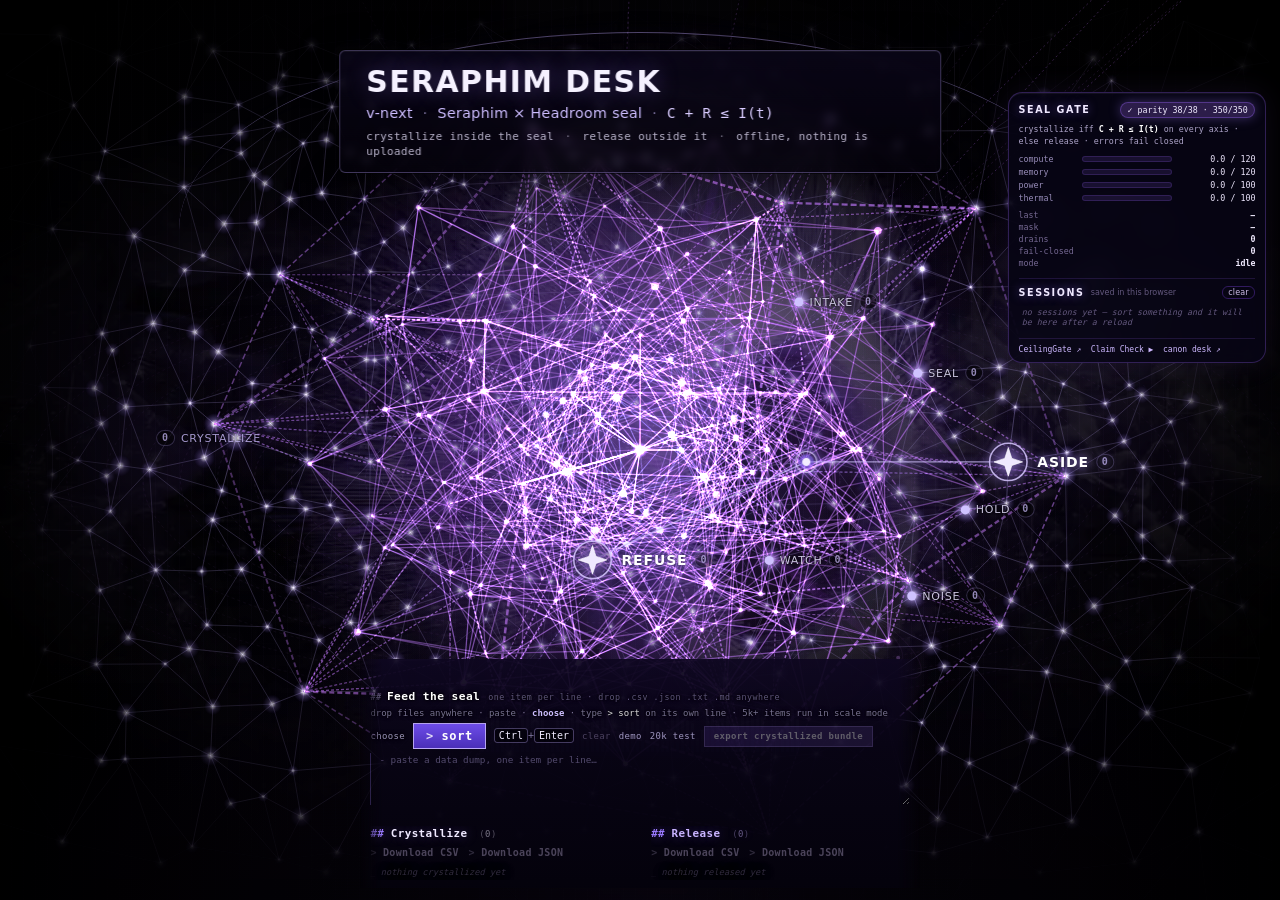
<file: docs/vnext.html>
<!DOCTYPE html>
<html lang="en">
<head>
<meta charset="utf-8"/>
<meta name="viewport" content="width=device-width, initial-scale=1, viewport-fit=cover"/>
<meta name="color-scheme" content="dark"/>
<meta name="description" content="Seraphim Desk v-next: drop any data dump and the Seraphim × Headroom seal sorts it. Crystallize inside the seal (C + R ≤ I(t)), release outside it. One offline HTML file; nothing is uploaded."/>
<meta name="theme-color" content="#000000"/>
<meta name="apple-mobile-web-app-capable" content="yes"/>
<meta name="apple-mobile-web-app-status-bar-style" content="black-translucent"/>
<meta property="og:title" content="Seraphim Desk · v-next"/>
<meta property="og:description" content="Crystallize inside the seal, release outside it. Offline; nothing is uploaded."/>
<meta property="og:type" content="website"/>
<meta property="og:url" content="https://snowphamtom.github.io/seraphim-organizer/vnext.html"/>
<meta name="twitter:card" content="summary_large_image"/>
<meta property="og:image" content="https://snowphamtom.github.io/seraphim-organizer/vnext-cover.png"/>
<meta name="twitter:image" content="https://snowphamtom.github.io/seraphim-organizer/vnext-cover.png"/>
<link rel="icon" type="image/svg+xml" href="data:image/svg+xml,%3Csvg xmlns='http://www.w3.org/2000/svg' viewBox='0 0 64 64'%3E%3Crect width='64' height='64' fill='%23000'/%3E%3Cpolygon points='32,6 58,20 58,44 32,58 6,44 6,20' fill='none' stroke='%239b7bff' stroke-width='2.2'/%3E%3Ccircle cx='32' cy='32' r='7' fill='none' stroke='%23cdbdff' stroke-width='2'/%3E%3C/svg%3E"/>
<title>Seraphim Desk · v-next</title>
<!-- aesthetic.css is intentionally not linked: the Seraphim Engine styles are inline below (restored from cb20c8a). -->
<style>
*{box-sizing:border-box;margin:0;padding:0}
:root{
  /* holoPalette|bgWireRemoved|bgCityGlint|hudSortAnalyze|hybridBridge|gyroHarmony|terrainWarp|fgContrast|chimeraUltimate|customProcedural|uploadSortedDesk|uploadSortFX|publicOrganizeLabels|dumpToContent|cameraCleanChrome|markdownDesk|markdownMaster|motionIntricateFast|hybridEngineTrio|masterpieceFlow|balancePolish|bgSealCenterLock|refinePolish2|beyondAIMaster|omnidiscipline|simkinsAI|excessPrune|stripToBones|tunnelGridBg|tunnelAsSent|gatherThenSort|fourAssetCanon|hexCoreGyroSeal|dodeca3DSphere|layerPerspectiveSync|sameVectors|boxSphereVents|latticeCage|purpleOnly|holoOpacity3D|holoDepth|holoVibrant|impressShowpiece|speedDetail|voxelCubeRotate|tripleBeamInCore|tunnelInvertWB|hexCoreAsSent|cyberNatureFormat|magpieWorkFormat|magpieImpressSupersede|innerNodePlexus|nodesWiredSeal|nodeNetLattice|mergePolish: Magpie WORK dense data instrument — seal/rings/streams/rail/spectrum; no forest */
  --void:#000;--ink:#e8e6f8;--mute:#9e8ac0;
  --admit:#7e56c2;--release:#9f64c6;--mint:#ad90e0;
  --cyan:#7e56c2;--mag:#8b3dbf;--warn:#a478f0;
  --glass:rgba(6,4,18,0.42);--line:rgba(126,86,194,0.28);
  --blur:18px;--safe-b:env(safe-area-inset-bottom,0px);
  --safe-t:env(safe-area-inset-top,0px);
  --holo-wash:linear-gradient(135deg,rgba(126,86,194,0.07),rgba(56,38,184,0.05),rgba(139,61,191,0.07));
  /* layerPerspectiveSync φ TEMPO family — T=2π/base(0.68); durations = φ^k · T or 1/(base·φ^k) */
  --T:9.24s;
  --Tphi:14.95s;
  --Tphi2:24.19s;
  --Tinvphi:5.71s;
  --Tmicro:0.908s;
  --Tchip:0.561s;

}
html,body{height:100%;height:100dvh;background:var(--void);color:var(--ink);
  font-family:ui-sans-serif,system-ui,-apple-system,"Segoe UI",sans-serif;overflow:hidden;
  overscroll-behavior:none;-webkit-text-size-adjust:100%}
button,input,textarea,select{font:inherit;color:inherit}
#fx{position:fixed;inset:0;width:100vw;height:100vh;height:100dvh;display:block;z-index:1;
  cursor:grab;touch-action:none;background:transparent;-webkit-user-select:none;user-select:none}
#fx.grabbing{cursor:grabbing}

/* —— sparse floating instruments —— */
#top{position:fixed;top:max(10px,var(--safe-t));left:50%;transform:translateX(-50%);z-index:10;
  display:flex;align-items:center;gap:.5rem;padding:.2rem .65rem;flex-wrap:wrap;justify-content:center;
  width:min(780px,calc(100vw - 20px));
  background:var(--holo-wash),var(--glass);backdrop-filter:blur(var(--blur));-webkit-backdrop-filter:blur(var(--blur));
  border:1px solid var(--line);border-radius:999px;
  box-shadow:0 0 24px rgba(137,86,224,0.07),0 0 32px rgba(139,61,191,0.05),inset 0 1px 0 rgba(255,255,255,0.04);pointer-events:none}
#top .title{font-size:.58rem;letter-spacing:.14em;font-weight:700;
  text-shadow:0 0 10px rgba(139,61,191,.32),0 0 14px rgba(126,86,194,.22),0 0 18px rgba(56,38,184,.12)}
.metrics{display:flex;gap:.4rem;font-size:.5rem;font-family:ui-monospace,Menlo,monospace;color:rgba(158,138,192,.78);letter-spacing:.02em}
.metrics b{color:rgba(232,238,248,.88);font-weight:600}
.metrics .a b{color:var(--admit)}.metrics .r b{color:var(--release)}
.metrics .on b{color:var(--admit)}.metrics .off b{color:var(--mag)}
.chip{font-size:.4rem;letter-spacing:.08em;padding:.08rem .28rem;border-radius:999px;
  border:1px solid rgba(137,86,224,.22);color:rgba(137,86,224,.72);background:rgba(0,0,0,.2)}
.chip.law{border-color:rgba(126,86,194,.35);color:var(--admit);letter-spacing:.05em;font-family:ui-monospace,monospace}

/* one-shot intro chip under header — never covers hex */
#introChip{position:fixed;top:46px;left:50%;transform:translateX(-50%);z-index:12;
  display:none;align-items:center;gap:.4rem;padding:.16rem .48rem;
  background:rgba(8,4,20,.55);border:1px solid rgba(126,86,194,.22);border-radius:999px;
  backdrop-filter:blur(12px);-webkit-backdrop-filter:blur(12px);
  font-size:.5rem;color:rgba(233,221,255,.78);box-shadow:0 4px 16px rgba(0,0,0,.3);
  white-space:nowrap;max-width:calc(100vw - 24px);opacity:0;transition:opacity .5s ease}
#introChip.show{display:inline-flex;opacity:1}
#introChip.ghost{opacity:.35;pointer-events:none}
#introChip.fadeout{opacity:0}
#introChip b.c{color:var(--admit)}#introChip b.r{color:var(--release)}
#introChip button{appearance:none;background:rgba(0,0,0,.35);border:1px solid rgba(169,120,255,.35);
  color:#e2d1ff;padding:.12rem .4rem;border-radius:999px;cursor:pointer;font-size:.5rem;pointer-events:auto}
#introChip button:hover{border-color:#be99ff}

/* collapsed intake */
#intake{position:fixed;left:12px;top:max(52px,calc(var(--safe-t) + 42px));z-index:10;width:min(220px,32vw);
  display:flex;flex-direction:column;gap:.22rem;padding:.32rem .38rem;
  background:rgba(6,4,18,0.28);backdrop-filter:blur(14px);-webkit-backdrop-filter:blur(14px);
  border:1px solid rgba(137,86,224,0.14);border-radius:10px;
  box-shadow:0 0 16px rgba(137,86,224,0.03),inset 0 1px 0 rgba(255,255,255,0.02)}
#intake .sec-h{font-size:.48rem;letter-spacing:.14em;font-weight:700;color:#bfa8e8;margin-bottom:.1rem;
  display:flex;align-items:center;justify-content:space-between}
.row{display:flex;flex-wrap:wrap;gap:.22rem;align-items:center}
button,.filebtn{appearance:none;background:rgba(8,6,22,0.42);border:1px solid rgba(169,120,255,.22);
  color:rgba(226,209,255,.85);padding:.22rem .38rem;border-radius:6px;cursor:pointer;font-size:.5rem;letter-spacing:.02em}
button:hover,.filebtn:hover{border-color:#be99ff;box-shadow:0 0 10px rgba(157,100,255,.22)}
button.primary{border-color:rgba(126,86,194,.55);color:#f0e8ff;box-shadow:0 0 12px rgba(126,86,194,.12)}
button.primary:hover{border-color:rgba(126,86,194,.75);box-shadow:0 0 14px rgba(126,86,194,.22)}
#demoStory.ghost-chip{border-color:rgba(255,255,255,.1);color:rgba(178,160,210,.55);background:rgba(0,0,0,.2);font-size:.44rem;padding:.14rem .3rem;letter-spacing:.02em;opacity:.75}
button.ghost{border-color:rgba(255,255,255,.14);color:#9b88bb}
button.on{border-color:rgba(126,86,194,.7);color:var(--admit);box-shadow:0 0 10px rgba(126,86,194,.2)}
button:disabled{opacity:.3;cursor:not-allowed;box-shadow:none}
input[type=file]{display:none}
.filebtn{display:inline-flex;align-items:center}
textarea{width:100%;min-height:3.6em;max-height:3.6em;height:3.6em;overflow:auto;resize:none;
  background:rgba(0,0,0,0.45);border:1px solid rgba(124,80,200,0.28);color:#eef;border-radius:6px;
  padding:.28rem .34rem;font:0.52rem/1.35 ui-monospace,Menlo,monospace}
textarea:focus{outline:none;border-color:rgba(126,86,194,.5)}
select{appearance:none;background:rgba(8,6,22,0.5);border:1px solid rgba(169,120,255,.32);
  color:#e2d1ff;padding:.22rem .36rem;border-radius:6px;font-size:.5rem;cursor:pointer;max-width:100%}
.hint{font-size:.46rem;color:#8e7ab0;margin-top:.06rem}
#dropzone.drag{border-color:var(--admit)!important;box-shadow:0 0 16px rgba(126,86,194,.28)}
#moreWrap{position:relative}
#morePanel{display:none;position:absolute;left:0;top:calc(100% + 4px);z-index:20;
  min-width:160px;padding:.35rem;border-radius:8px;
  background:rgba(6,4,18,.94);border:1px solid rgba(157,100,255,.28);
  box-shadow:0 10px 28px rgba(0,0,0,.55);flex-direction:column;gap:.22rem}
#morePanel.open{display:flex}
#morePanel button,#morePanel .filebtn{width:100%;justify-content:flex-start;text-align:left}

#navhint{position:fixed;right:12px;top:52px;z-index:10;pointer-events:none;
  font-size:.5rem;color:rgba(186,160,230,0.82);font-family:ui-monospace,monospace;
  letter-spacing:.03em;text-align:right;line-height:1.45;text-shadow:0 0 8px rgba(0,0,0,.95)}
#navhint button{pointer-events:auto;margin-left:.25rem;padding:.12rem .3rem;font-size:.44rem}

/* log — high contrast */
#log{position:fixed;left:14px;bottom:max(18px,calc(var(--safe-b) + 14px));z-index:10;
  width:min(300px,30vw);max-height:min(15vh,150px);
  overflow:auto;font-family:ui-monospace,Menlo,monospace;font-size:.56rem;line-height:1.55;
  padding:.42rem .5rem .5rem;border-radius:12px;background:rgba(6,4,18,0.72);
  border:1px solid rgba(157,100,255,0.22);backdrop-filter:blur(var(--blur));-webkit-backdrop-filter:blur(var(--blur));
  box-shadow:0 0 28px rgba(137,86,224,0.05),inset 0 1px 0 rgba(255,255,255,0.04);
  mask-image:linear-gradient(180deg,transparent 0%,#000 12%,#000 100%);
  -webkit-mask-image:linear-gradient(180deg,transparent 0%,#000 12%,#000 100%);
  scrollbar-width:thin;scrollbar-color:rgba(137,86,224,.28) transparent;opacity:.95}
#log::-webkit-scrollbar{width:4px}#log::-webkit-scrollbar-thumb{background:rgba(137,86,224,.28);border-radius:4px}
#log .ev{display:grid;grid-template-columns:48px 88px 1fr;gap:.26rem;padding:.1rem .14rem;
  border-radius:5px;cursor:pointer;color:rgba(232,238,248,.72);transition:background .15s,color .15s}
#log .ev:hover,#log .ev.focus{background:rgba(137,86,224,.1);color:#e8e6f8;
  box-shadow:inset 2px 0 0 rgba(137,86,224,.5)}
#log .ev .t{color:rgba(142,122,176,.45);font-size:.9em}#log .ev .d.a{color:#8956e0;font-weight:700;letter-spacing:.03em}
#log .ev .d.r{color:#9f64c6;font-weight:700;letter-spacing:.03em}
#log .ev .title{overflow:hidden;text-overflow:ellipsis;white-space:nowrap;color:#e8e6f8}

#tip{position:fixed;z-index:30;pointer-events:none;display:none;max-width:280px;
  background:rgba(6,4,18,.9);border:1px solid rgba(126,86,194,.42);border-radius:10px;
  padding:.48rem .58rem;font-size:.58rem;line-height:1.4;
  box-shadow:0 10px 36px rgba(0,0,0,.62),0 0 24px rgba(126,86,194,.08);
  backdrop-filter:blur(14px);-webkit-backdrop-filter:blur(14px)}
#tip b{display:block;margin-bottom:.12rem;letter-spacing:.1em;font-size:.52rem;font-weight:800}
#tip.admit{border-color:rgba(126,86,194,.5)}#tip.refuse{border-color:rgba(159,100,198,.45)}
#tip.admit b{color:var(--admit)}#tip.refuse b{color:var(--release)}
#tip .whisper{opacity:.78;font-style:italic;font-size:.55rem;color:#cebee8}
#tip .gate{opacity:.62;margin-top:.22rem;font-size:.48rem;font-family:ui-monospace,Menlo,monospace;color:#9b88bb}

#cheat{position:fixed;inset:0;z-index:50;display:none;align-items:center;justify-content:center;
  background:rgba(0,0,0,.55);backdrop-filter:blur(6px)}
#cheat.open{display:flex}
#cheat .card{width:min(540px,92vw);padding:1.35rem 1.45rem;border-radius:16px;
  background:rgba(8,4,20,.96);border:1px solid rgba(137,86,224,.4);
  font-size:.78rem;line-height:1.7;color:#ece6fa;
  box-shadow:0 16px 48px rgba(0,0,0,.55),0 0 32px rgba(137,86,224,.1)}
#cheat h3{font-size:.88rem;letter-spacing:.16em;margin-bottom:.75rem;color:var(--cyan)}
#cheat kbd{display:inline-block;min-width:1.6em;padding:.12rem .4rem;margin-right:.22rem;
  border:1px solid rgba(157,100,255,.4);border-radius:5px;font-family:ui-monospace,monospace;
  font-size:.7rem;background:rgba(0,0,0,.5);text-align:center;color:#e8f4ff}
#cheat .close{float:right;font-size:1.1rem;line-height:1;width:2.1rem;height:2.1rem;
  background:rgba(0,0,0,.4);border:1px solid rgba(157,100,255,.35);border-radius:8px;
  color:#e8f4ff;cursor:pointer;display:inline-flex;align-items:center;justify-content:center}
#cheat .close:hover{border-color:var(--cyan);box-shadow:0 0 12px rgba(137,86,224,.3)}
#cheat .legend{margin-top:.65rem;padding-top:.55rem;border-top:1px solid rgba(157,100,255,.15);
  display:flex;gap:.8rem;flex-wrap:wrap;align-items:center;font-size:.72rem}
#cheat .sw{display:inline-block;width:10px;height:10px;border-radius:2px;margin-right:.28rem;vertical-align:middle}

/* legend with swatches ~12px */
#sub{position:fixed;bottom:max(16px,calc(var(--safe-b) + 12px));right:14px;z-index:10;
  font-size:12px;color:#cabbe4;
  font-family:ui-sans-serif,system-ui,sans-serif;text-align:right;line-height:1.5;max-width:280px;
  pointer-events:none;opacity:.95;text-shadow:0 0 10px rgba(0,0,0,.95)}
#sub .sw{display:inline-block;width:9px;height:9px;border-radius:2px;margin:0 .28rem 0 .1rem;vertical-align:middle;
  box-shadow:0 0 6px currentColor}
#sub .sw.c{background:#7e56c2;color:#7e56c2}#sub .sw.r{background:#9f64c6;color:#9f64c6}

/* LENS SPLIT — mobile ≤480 / mid ≤900 / desktop ≥1100 */
@media (min-width:1101px){
  #intake{width:min(220px,22vw);left:12px;top:max(52px,calc(var(--safe-t) + 42px));
    bottom:auto;max-height:none}
  #log{left:14px;bottom:max(18px,calc(var(--safe-b) + 14px));width:min(300px,30vw);
    max-height:min(18vh,180px)}
  #top{pointer-events:none}
  #log .ev:hover{background:rgba(137,86,224,.12)}
}
@media (max-width:900px){
  #top{width:calc(100vw - 12px);top:max(4px,var(--safe-t));gap:.22rem;padding:.1rem .36rem;pointer-events:none;
    backdrop-filter:blur(18px);-webkit-backdrop-filter:blur(18px);border-color:rgba(157,100,255,.14)}
  #top .title{font-size:.46rem;letter-spacing:.1em}
  .metrics{gap:.16rem;font-size:.4rem}
  .chip{font-size:.36rem;padding:.06rem .22rem;opacity:.7}
  .chip.law{display:none}
  #introChip{top:max(36px,calc(var(--safe-t) + 28px));left:50%;transform:translateX(-50%);right:auto;bottom:auto;
    font-size:.38rem;padding:.08rem .28rem;white-space:nowrap;max-width:calc(100vw - 24px);
    z-index:15;gap:.25rem;border-color:rgba(126,86,194,.16);background:rgba(8,4,20,.42)}
  #introChip button{min-height:26px;padding:.06rem .28rem;font-size:.4rem}
  #navhint{display:none !important}
  #sub{display:none}
  /* mid: stack below hex — log above intake; orbit mid=#fx ≥55% */
  #log{position:fixed;left:8px;right:8px;width:auto !important;top:auto !important;
    bottom:calc(22vh + var(--safe-b) + 14px) !important;
    max-height:10vh !important;z-index:12;mask-image:none;-webkit-mask-image:none;
    padding:.2rem .28rem;font-size:.44rem;line-height:1.3;opacity:.82;
    border-color:rgba(157,100,255,.14);background:rgba(6,4,18,0.55);
    backdrop-filter:blur(16px);-webkit-backdrop-filter:blur(16px)}
  #log .ev{grid-template-columns:36px 68px 1fr;gap:.12rem;padding:.06rem .08rem;min-height:28px}
  #intake{position:fixed;left:8px;right:8px;top:auto !important;
    bottom:calc(var(--safe-b) + 8px) !important;
    width:auto !important;max-width:none;padding:.2rem .28rem;z-index:12;
    max-height:22vh;overflow:auto;
    border-color:rgba(137,86,224,0.12);background:rgba(6,4,18,0.32);
    backdrop-filter:blur(16px);-webkit-backdrop-filter:blur(16px)}
  #intake .sec-h{font-size:.38rem;margin-bottom:0;letter-spacing:.1em;opacity:.55}
  #intake .sec-h > span{display:none} /* drop duplicate INTAKE header on mobile */
  #intake .row{gap:.22rem;flex-wrap:nowrap}
  #intake .filebtn,#intake button.primary{
    min-height:40px;min-width:44px;padding:.32rem .55rem;font-size:.52rem;border-radius:9px}
  #intake button.ghost,#intake #btnMore{
    min-height:40px;min-width:40px;padding:.28rem .4rem;font-size:.48rem;border-radius:9px}
  #intake select,#demoStory{
    min-height:32px;font-size:.44rem;padding:.18rem .28rem;max-width:38%;
    border-color:rgba(255,255,255,.1);color:rgba(178,160,210,.55);background:rgba(0,0,0,.18);opacity:.75}
  #intake textarea{display:none;min-height:2em;max-height:2em;height:2em;font-size:.46rem;padding:.14rem .24rem}
  #intake.expanded textarea{display:block}
  #intake .mob-hide-clear{display:none !important} /* Clear lives under ··· on mobile */
  #morePanel{bottom:calc(100% + 4px);top:auto}
  #tip{max-width:min(260px,88vw)}
}
@media (max-width:480px){
  /* chrome: title + one metric; hide/shrink OFFLINE */
  .chip:not(.law){display:none} /* hide OFFLINE chip */
  .metrics span:nth-child(n+2){display:none} /* keep only n */
  #intake{left:8px;right:8px;bottom:calc(var(--safe-b) + 6px) !important;max-height:22vh;padding:.16rem .22rem}
  #intake .filebtn,#intake button.primary{min-height:40px;min-width:44px}
  #intake #btnMore{min-height:40px;min-width:36px}
  #intake textarea{min-height:1.8em;max-height:1.8em;height:1.8em}
  #log{bottom:calc(22vh + var(--safe-b) + 10px) !important;max-height:9vh !important;font-size:.42rem;
    padding:.14rem .22rem}
  #log .ev{min-height:26px;grid-template-columns:32px 64px 1fr}
  #introChip{font-size:.34rem;padding:.06rem .22rem;top:max(30px,calc(var(--safe-t) + 22px));
    max-width:calc(100vw - 32px);opacity:.5}
  #introChip.show{opacity:.55}
  #top .title{font-size:.42rem;letter-spacing:.1em}
}
@media (prefers-reduced-motion:reduce){
  #introChip{transition:none}
}

/* —— beyondHuman: dissolve form chrome; pure orbit first paint —— */
#introChip{display:none !important} /* kill help-desk toast */
#top .whisper{font-size:.42rem;letter-spacing:.22em;font-weight:400;color:rgba(182,160,220,.38);
  text-transform:lowercase;margin-left:.15rem;pointer-events:none}
#top .chip:not(.law){opacity:.35}
#top .metrics{opacity:.42}
#navhint,#sub{opacity:0;pointer-events:none;transition:opacity .6s ease}
body.reveal-chrome #navhint,body.reveal-chrome #sub{opacity:.7;pointer-events:auto}
#log{opacity:.16;transition:opacity .5s ease} /* excessPrune */
body.reveal-chrome #log, #log:hover{opacity:.55}
/* intake: collapsed to a single glyph — no Drop/Sort/Clear/Demo/textarea until revealed */
#intake{
  background:transparent !important;border:none !important;box-shadow:none !important;
  backdrop-filter:none !important;-webkit-backdrop-filter:none !important;
  padding:.1rem !important;width:auto !important;gap:0 !important;
}
#intake .sec-h{margin:0;opacity:.35;letter-spacing:.2em}
#intake .sec-h > span{display:none !important} /* never show INTAKE word */
#intake #btnMore{
  min-width:36px;min-height:36px;padding:.2rem .35rem;font-size:.7rem;letter-spacing:.3em;
  border-color:rgba(169,120,255,.12);color:rgba(202,180,240,.35);background:rgba(0,0,0,.15);
  border-radius:999px;
}
#intake #btnMore:hover{color:rgba(220,200,255,.7);border-color:rgba(169,120,255,.35)}
#intake .row, #intake select, #intake textarea, #intake .filebtn, #intake button.primary,
#intake button.ghost.mob-hide-clear, #intake #clear, #intake #demoStory, #intake .ghost-chip{
  display:none !important;
}
#intake.revealed{
  background:rgba(6,4,18,0.42) !important;border:1px solid rgba(137,86,224,0.14) !important;
  box-shadow:0 0 16px rgba(137,86,224,0.04) !important;
  backdrop-filter:blur(14px) !important;-webkit-backdrop-filter:blur(14px) !important;
  padding:.32rem .38rem !important;width:min(240px,36vw) !important;gap:.22rem !important;
}
#intake.revealed .row, #intake.revealed select, #intake.revealed textarea,
#intake.revealed .filebtn, #intake.revealed button.primary, #intake.revealed #clear,
#intake.revealed #demoStory, #intake.revealed .ghost-chip{display:initial !important}
#intake.revealed .row{display:flex !important}
#intake.revealed .sec-h > span{display:none !important}
#morePanel{display:none}
#intake.revealed #morePanel.open{display:flex}
@media (max-width:900px){
  #intake{left:auto;right:10px;bottom:calc(var(--safe-b) + 10px) !important;top:auto !important;
    max-height:none;width:auto !important;padding:.1rem !important}
  #intake.revealed{left:8px;right:8px;width:auto !important;max-height:42vh;overflow:auto;
    padding:.28rem .34rem !important}
  #intake.revealed .row{display:flex !important;flex-wrap:wrap}
  #intake.revealed textarea{display:block !important}
  #intake.revealed .mob-hide-clear{display:none !important}
  #log{opacity:.12;max-height:8vh !important} /* excessPrune */
  #top .whisper{font-size:.34rem;letter-spacing:.16em}
  #top .metrics span:nth-child(n+2){display:none}
  .chip:not(.law){display:none}
}
@media (max-width:480px){
  #top .whisper{display:inline}
  #intake #btnMore{min-width:40px;min-height:40px;opacity:.45}
}


/* beyondHuman LOCK — last word over media queries */
#introChip{display:none!important}
#intake:not(.revealed) .row,
#intake:not(.revealed) select,
#intake:not(.revealed) textarea,
#intake:not(.revealed) .filebtn,
#intake:not(.revealed) button.primary,
#intake:not(.revealed) #clear,
#intake:not(.revealed) #demoStory,
#intake:not(.revealed) .ghost-chip,
#intake:not(.revealed) .mob-hide-clear{display:none!important;height:0!important;overflow:hidden!important;opacity:0!important;pointer-events:none!important}
#intake:not(.revealed){width:auto!important;max-width:52px!important;min-height:0!important;max-height:52px!important;
  background:transparent!important;border:none!important;box-shadow:none!important;padding:.08rem!important}
#intake:not(.revealed) .sec-h{justify-content:center}
#navhint{display:none!important}
body:not(.reveal-chrome) #sub{opacity:0!important;pointer-events:none!important}


/* fourAssetCanon|tunnelInvertWB|bgSealCenterLock|stripToBones
   Background: BLACK void + WHITE spheres (tunnel GIF inverted).
   Layer order: tunnel → iso → beam → hex-core → canvas */
#bgField{
  position:fixed;inset:0;z-index:0;pointer-events:none;overflow:hidden;
  background:#000;
  --seal-x:50%;
  --seal-y:42%;
}
#bgField .assetLayer{
  position:absolute;inset:0;overflow:hidden;
}
#bgField .assetLayer .plane{
  position:absolute;
  left:var(--seal-x); top:var(--seal-y);
  transform:translate(-50%,-50%);
  transform-origin:50% 50%;
}
#bgField .assetLayer img{
  display:block;width:100%;height:100%;
  object-fit:cover;object-position:50% 50%;
}
#bgField .assetLayer img.still{display:none}
/* 1 tunnel — invert light→black, black dots→white spheres */
#bgField .tunnelGrid{z-index:0}
#bgField .tunnelGrid .plane{
  width:max(220vw,220vh); height:max(220vw,220vh);
  opacity:1;
  filter:invert(1);
}
/* 2 iso — screen on black so wireframe reads white/iridescent */
#bgField .isoTunnel{z-index:1}
#bgField .isoTunnel .plane{
  /* layerPerspectiveSync: recessed into tunnel VP — smaller/fainter at hub */
  width:min(78vmin,600px); height:min(78vmin,600px);
  opacity:var(--iso-op,0.40);
  mix-blend-mode:screen;
  transform:translate(-50%,-50%) scale(var(--iso-scale,0.88));
  filter:blur(0.35px);
}
/* beam rain moved into hexCore trio */
/* 4 hex core + tripleBeamInCore */
#bgField .hexCore{z-index:3}
#bgField .hexCore .plane.coreMain{ position:absolute; inset:0; width:100%; height:100%; opacity:1; }

@media (max-width:900px){
  #bgField .isoTunnel .plane{opacity:var(--iso-op,0.32); width:min(72vmin,480px); height:min(72vmin,480px)}
  #bgField .hexCore .plane{width:min(64vmin,480px); height:min(64vmin,480px)}
}
@media (prefers-reduced-motion:reduce){
  #bgField .assetLayer img.anim{display:none}
  #bgField .assetLayer img.still{display:block}
}








/* tripleBeamInCore|funnelAttach|cutBlackBg — beams on hex funnel axes; keyed WebP (black→alpha) */
#bgField .hexCore{position:absolute;inset:0;z-index:3;overflow:visible}
#bgField .hexCore .plane.coreMain{
  position:absolute;
  left:var(--seal-x); top:var(--seal-y);
  width:min(72vmin,640px); height:min(72vmin,640px);
  transform:translate(-50%,-50%);
  opacity:1;
}
#bgField .hexCore .plane.coreMain picture,
#bgField .hexCore .plane.coreMain img{
  display:block;width:100%;height:100%;object-fit:contain;object-position:center;
}
#bgField .hexCore .gyroRig .beamTrio{
  position:absolute;
  left:50%; top:50%;
  width:100%; height:100%;
  transform:translate(-50%,-50%);
  pointer-events:none;
  z-index:4;
}
#bgField .hexCore .beamTrio .b{
  position:absolute;
  width:34%; height:42%;
  transform:translate(-50%,-50%);
  opacity:0.95;
}
#bgField .hexCore .beamTrio .b picture,
#bgField .hexCore .beamTrio .b img{
  display:block;width:100%;height:100%;object-fit:contain;object-position:center;
}
/* sameVectors: beams on shared 120° seal rays (JS syncBeamTrioRays overrides left/top/rotate) */
#bgField .hexCore .beamTrio .b1{ left:var(--ray0-x,28%); top:var(--ray0-y,30%); transform:translate(-50%,-50%) rotate(var(--ray0-r,-38deg)); }
#bgField .hexCore .beamTrio .b2{ left:var(--ray1-x,72%); top:var(--ray1-y,30%); transform:translate(-50%,-50%) rotate(var(--ray1-r,38deg)); }
#bgField .hexCore .beamTrio .b3{ left:var(--ray2-x,50%); top:var(--ray2-y,76%); transform:translate(-50%,-50%) rotate(var(--ray2-r,180deg)); }
#bgField .isoTunnel .plane picture,
#bgField .isoTunnel .plane img{ display:block;width:100%;height:100%;object-fit:cover; }
@media (max-width:900px){
  #bgField .hexCore .plane.coreMain,
  #bgField .hexCore .beamTrio{ width:min(64vmin,480px); height:min(64vmin,480px); }
  #bgField .hexCore .beamTrio .b{ width:32%; height:40%; }
}
@media (prefers-reduced-motion:reduce){
  #bgField .hexCore .beamTrio .b .anim,
  #bgField .hexCore .plane.coreMain .anim{display:none!important}
  #bgField .hexCore .beamTrio .b .still,
  #bgField .hexCore .plane.coreMain .still{display:block!important}
}


/* voxelCubeRotate|cutBlackBg — keyed voxel cube, CSS 3D rotate in hex-core center */
#bgField .hexCore .gyroRig .voxelSpin{
  position:absolute;
  left:50%; top:50%;
  width:min(28vmin,240px); height:min(26vmin,220px);
  transform:translate(-50%,-50%);
  transform-style:preserve-3d;
  perspective:600px;
  z-index:5;
  pointer-events:none;
}
#bgField .hexCore .voxelSpin .spin{
  width:100%; height:100%;
  /* layerPerspectiveSync: no fight with canvas ω — very slow φ drift only */
  animation:voxelPhiDrift var(--Tphi2,24.19s) linear infinite;
  transform-style:preserve-3d;
}
#bgField .hexCore .voxelSpin picture,
#bgField .hexCore .voxelSpin img{
  display:block;width:100%;height:100%;object-fit:contain;
  filter:drop-shadow(0 0 12px rgba(169,120,255,.25));
}
#bgField .hexCore .voxelSpin img.still{display:none}
@keyframes voxelPhiDrift{
  from{transform:rotateY(0deg) rotateX(8deg)}
  to{transform:rotateY(360deg) rotateX(8deg)}
}
@media (max-width:900px){
  #bgField .hexCore .voxelSpin{ width:min(24vmin,180px); height:min(22vmin,160px); }
}
@media (prefers-reduced-motion:reduce){
  #bgField .hexCore .voxelSpin .spin{animation:none}
  #bgField .hexCore .voxelSpin img.anim{display:none}
  #bgField .hexCore .voxelSpin img.still{display:block}
}



/* hexCoreGyroSeal — replace wire dodeca with keyed hex-core GIF; omni gyro from seal center */
#bgField .hexCore{
  position:absolute;inset:0;z-index:3;overflow:visible;
  perspective:900px;
  perspective-origin:var(--seal-x) var(--seal-y);
}
#bgField .hexCore .gyroRig{
  position:absolute;
  left:var(--seal-x); top:var(--seal-y);
  width:min(78vmin,680px); height:min(78vmin,680px);
  transform:translate(-50%,-50%);
  transform-style:preserve-3d;
  transform-origin:50% 50%;
  animation:hexOmniGyro 18s linear infinite; /* constant ω */
}
#bgField .hexCore .plane.coreMain{
  position:absolute; inset:0;
  width:100%; height:100%;
  left:auto; top:auto;
  transform:none;
  opacity:1;
}
#bgField .hexCore .plane.coreMain picture,
#bgField .hexCore .plane.coreMain img{
  display:block;width:100%;height:100%;object-fit:contain;object-position:center;
}
/* child layers ride the same gyro rig */
#bgField .hexCore .beamTrio,
#bgField .hexCore .voxelSpin{
  left:50%; top:50%;
  /* override seal var — now relative to gyroRig */
}
#bgField .hexCore .gyroRig .beamTrio{
  position:absolute; left:50%; top:50%;
  width:100%; height:100%;
  transform:translate(-50%,-50%);
  z-index:4;
}
#bgField .hexCore .gyroRig .voxelSpin{
  position:absolute; left:50%; top:50%;
  width:min(28vmin,240px); height:min(26vmin,220px);
  transform:translate(-50%,-50%);
  z-index:5;
}
@keyframes hexOmniGyro{
  /* yaw + pitch + roll family — constant rates (φ-ish ratios) */
  0%{ transform:translate(-50%,-50%) rotateY(0deg) rotateX(18deg) rotateZ(0deg); }
  100%{ transform:translate(-50%,-50%) rotateY(360deg) rotateX(378deg) rotateZ(222.5deg); }
}
@media (max-width:900px){
  #bgField .hexCore .gyroRig{ width:min(70vmin,520px); height:min(70vmin,520px); }
}
@media (prefers-reduced-motion:reduce){
  #bgField .hexCore .gyroRig{ animation:none; transform:translate(-50%,-50%) rotateX(12deg); }
}

/* dodeca3DSphere override — GIF off; no CSS gyro (canvas cam.gyro owns tumble) */
#bgField .hexCore .plane.coreMain{display:none!important;visibility:hidden!important;opacity:0!important;pointer-events:none!important}
#bgField .hexCore .gyroRig{animation:none!important}

/* layerPerspectiveSync — one VP organism: GIF layers ride --seal-x/--seal-y depth corridor.
   Smaller/fainter toward hub (tunnel VP); emerge toward viewer. Dodeca gyro owns ω. */
#bgField{
  --iso-scale:0.88; --iso-op:0.40; --beam-em:1; --voxel-em:0.78; --gif-breath:1;
  perspective:1100px;
  perspective-origin:var(--seal-x) var(--seal-y);
}
#bgField .hexCore .gyroRig{
  /* sameVectors: ride seal VP; micro scale breath only — no rotate inventing a second axis */
  transform:translate(-50%,-50%) scale(var(--gif-breath,1));
}
#bgField .hexCore .gyroRig .beamTrio{
  transform:translate(-50%,-50%) scale(var(--beam-em,1));
  opacity:0.78;
  filter:blur(0.2px);
}
#bgField .hexCore .gyroRig .beamTrio .b{ opacity:0.70; }
#bgField .hexCore .gyroRig .voxelSpin{
  transform:translate(-50%,-50%) scale(var(--voxel-em,0.78));
  opacity:0.68;
  filter:blur(0.25px);
  perspective:900px;
}
@media (max-width:900px){
  #bgField .hexCore .gyroRig .beamTrio{ opacity:0.62; }
  #bgField .hexCore .gyroRig .voxelSpin{ opacity:0.55; }
}


/* —— uploadSortedDesk: obvious upload + sorted figures trays —— */


/* markdownMaster — camera-grade markdown desk (no boxes, seal-first) */
/* stripToBones: desk shares seal origin — cyan Organized / magenta Aside, no stacked chrome */
#sortDesk{
  --fate-cyan:rgba(126,86,194,.22);
  --fate-mag:rgba(159,100,198,.20);
}
#sortDesk .tray.admit h3{text-shadow:0 0 12px var(--fate-cyan)}
#sortDesk .tray.release h3{text-shadow:0 0 12px var(--fate-mag)}

#sortDesk{
  position:fixed;z-index:12;left:50%;transform:translateX(-50%);
  bottom:max(12px,calc(var(--safe-b) + 10px));
  width:min(560px,92vw);
  display:flex;flex-direction:column;gap:.42rem;
  pointer-events:auto;
  font-family:ui-monospace,SFMono-Regular,Menlo,Consolas,monospace;
  font-size:.64rem;line-height:1.42;
  color:rgba(222,236,248,.94);
  background:transparent;border:none;box-shadow:none;
  text-shadow:0 1px 10px rgba(0,0,0,.75), 0 0 24px rgba(0,0,0,.35);
  /* soft readability veil without a window */
  padding:.55rem .65rem .5rem;
  border-radius:0;
  background:linear-gradient(180deg, rgba(4,6,14,.0) 0%, rgba(4,6,14,.55) 18%, rgba(4,6,14,.72) 100%); /* tunnelAsSent: soft scrim under desk only */
  -webkit-mask-image:linear-gradient(90deg, transparent 0%, #000 4%, #000 96%, transparent 100%);
  mask-image:linear-gradient(90deg, transparent 0%, #000 4%, #000 96%, transparent 100%);
}
#uploadBox{
  border:none!important;border-radius:0;background:transparent!important;
  backdrop-filter:none!important;-webkit-backdrop-filter:none!important;
  box-shadow:none!important;padding:0;outline:none;animation:none!important;filter:none!important;
}
#uploadBox.drag,#uploadBox:focus-within,#uploadBox.receiving,#uploadBox.sorting{
  border:none!important;box-shadow:none!important;background:transparent!important;filter:none!important;animation:none!important;
}
#uploadBox.sorting .uh b{color:#be99ff; text-shadow:0 0 12px rgba(137,86,224,.55)}
#uploadBox .uh{
  display:flex;align-items:baseline;gap:.5rem;margin:0 0 .12rem;
}
#uploadBox .uh b{
  font-size:.7rem;letter-spacing:.04em;text-transform:none;font-weight:650;
  color:rgba(242,248,255,.98);
}
#uploadBox .uh b::before{content:"## ";color:rgba(139,86,230,.8);font-weight:600;letter-spacing:.02em}
#uploadBox .uh span{font-size:.52rem;color:rgba(168,150,200,.4);letter-spacing:.06em}
#uploadBox .dropHint{
  text-align:left;padding:0 0 .18rem;color:rgba(186,170,215,.48);font-size:.56rem;
}
#uploadBox .dropHint em{color:rgba(160,120,230,.85);font-style:normal;font-weight:600}
#uploadBox .actions{
  display:flex;flex-wrap:wrap;gap:.55rem;align-items:center;justify-content:flex-start;margin:.08rem 0 .2rem;
}
#uploadBox .actions .filebtn,
#uploadBox .actions button,
#uploadBox .actions select{
  appearance:none;background:transparent!important;border:none!important;box-shadow:none!important;
  color:rgba(157,120,220,.78)!important;padding:0!important;min-height:auto!important;
  border-radius:0!important;font:inherit;font-size:.56rem;cursor:pointer;text-decoration:none;
  letter-spacing:.04em;
}
#uploadBox .actions .filebtn:hover,
#uploadBox .actions button:hover{color:rgba(220,200,255,.95)!important}
#uploadBox .actions #runSort{color:rgba(207,180,255,.95)!important;font-weight:700}
#uploadBox .actions #runSort::before{content:"> ";opacity:.65}
#uploadBox .actions #clearDesk,#uploadBox .actions .ghost-chip{color:rgba(166,150,195,.42)!important}
#uploadBox textarea{
  display:block!important;width:100%;margin:0;min-height:52px;max-height:18vh;resize:vertical;
  background:transparent;border:none;border-left:1.5px solid rgba(137,86,224,.28);
  border-radius:0;color:rgba(228,240,252,.92);padding:.12rem .5rem;
  font:inherit;font-size:.58rem;line-height:1.38;outline:none;
  caret-color:rgba(139,86,230,.9);
  scrollbar-width:none;
}
#uploadBox textarea::-webkit-scrollbar{display:none}
#uploadBox textarea::placeholder{color:rgba(148,130,180,.32)}
#uploadBox.sorting textarea{border-left-color:rgba(168,120,200,.45)}
#uploadBox .scanBar{display:none;height:1px;margin:.2rem 0 0;border-radius:0;
  background:linear-gradient(90deg,transparent,rgba(137,86,224,.7),rgba(159,100,198,.6),transparent);background-size:200% 100%}
#uploadBox.sorting .scanBar{display:block;animation:scanSweep var(--Tmicro,0.908s) linear infinite} /* φ: 1/(base·φ) */
#sortedFigures{
  display:grid;grid-template-columns:1fr 1fr;gap:.55rem 1.4rem;min-height:0;
}
#sortedFigures .tray{
  border:none;border-radius:0;padding:0;background:transparent;
  backdrop-filter:none;-webkit-backdrop-filter:none;
  max-height:18vh;overflow:auto;
  scrollbar-width:none; /* camera: no chrome scrollbars */
}
#sortedFigures .tray::-webkit-scrollbar{display:none}
#sortedFigures .tray h3{
  margin:0 0 .22rem;font-size:.68rem;letter-spacing:.04em;text-transform:none;
  font-weight:650;opacity:1;float:none;
}
#sortedFigures .tray.admit h3{color:rgba(162,120,234,.96);text-shadow:0 0 12px rgba(126,86,194,.22)}
#sortedFigures .tray.release h3{color:rgba(202,158,232,.96);text-shadow:0 0 12px rgba(159,100,198,.22)}
#sortedFigures .tray.admit h3::before{content:"## ";opacity:.8}
#sortedFigures .tray.release h3::before{content:"## ";opacity:.8}
#sortedFigures .tray .count{
  float:none;margin-left:.3rem;font-family:inherit;font-size:.82em;opacity:.5;font-weight:500;
}
#sortedFigures .tray .count::before{content:"(";opacity:.65}
#sortedFigures .tray .count::after{content:")";opacity:.65}
#sortedFigures .chips{display:block;clear:both}
#sortedFigures .chipFig{
  display:block;max-width:100%;padding:.04rem 0;border-radius:0;margin:0;
  font-size:.56rem;line-height:1.32;cursor:pointer;
  border:none;background:transparent;color:rgba(211,195,238,.78);
  white-space:nowrap;overflow:hidden;text-overflow:ellipsis;
  animation:mdLineIn var(--Tchip,0.561s) cubic-bezier(.2,.8,.2,1) both; /* φ: 1/(base·φ²) */
}
#sortedFigures .chipFig:nth-child(1){animation-delay:.02s}
#sortedFigures .chipFig:nth-child(2){animation-delay:.05s}
#sortedFigures .chipFig:nth-child(3){animation-delay:.08s}
#sortedFigures .chipFig:nth-child(4){animation-delay:.11s}
#sortedFigures .chipFig:nth-child(5){animation-delay:.14s}
#sortedFigures .chipFig:nth-child(6){animation-delay:.17s}
#sortedFigures .chipFig:nth-child(7){animation-delay:.2s}
#sortedFigures .chipFig:nth-child(8){animation-delay:.23s}
#sortedFigures .chipFig:nth-child(n+9){animation-delay:.28s}
@keyframes mdLineIn{
  0%{opacity:0;transform:translateY(4px);filter:blur(2px)}
  100%{opacity:1;transform:none;filter:none}
}
/* sortEngine — ink-line flight from desk → tray (FLIP via --flight-dx/dy) */
@keyframes chipFlightAdmit{
  0%{opacity:0;transform:translate(var(--flight-dx,0px),var(--flight-dy,10px)) scale(.94);filter:blur(1.6px);color:rgba(156,110,235,.95)}
  55%{opacity:.9;filter:blur(.2px)}
  100%{opacity:1;transform:none;filter:none}
}
@keyframes chipFlightRelease{
  0%{opacity:0;transform:translate(var(--flight-dx,0px),var(--flight-dy,10px)) scale(.94);filter:blur(1.6px);color:rgba(201,150,235,.92)}
  55%{opacity:.88;filter:blur(.2px)}
  100%{opacity:1;transform:none;filter:none}
}
#sortedFigures .chipFig.chipFlightAdmit{
  animation-name:chipFlightAdmit;
  animation-duration:var(--flight-dur,var(--Tchip,0.561s));
  animation-timing-function:cubic-bezier(.22,.78,.18,1);
  animation-fill-mode:both;
}
#sortedFigures .chipFig.chipFlightRelease{
  animation-name:chipFlightRelease;
  animation-duration:var(--flight-dur,var(--Tmicro,0.908s));
  animation-timing-function:cubic-bezier(.22,.78,.18,1);
  animation-fill-mode:both;
}
#sortedFigures .chipFig::before{content:"- ";color:rgba(168,150,200,.4)}
#sortedFigures .tray.admit .chipFig{color:rgba(214,198,242,.88)}
#sortedFigures .tray.release .chipFig{color:rgba(236,208,236,.88)}
#sortedFigures .tray.admit .chipFig,
#sortedFigures .tray.release .chipFig{border:none;background:transparent}
#sortedFigures .chipFig .k{font-size:.88em;opacity:.4;margin-right:.22rem}
#sortedFigures .chipFig .k::after{content:":"}
#sortedFigures .chipFig .ttl{overflow:hidden;text-overflow:ellipsis;white-space:nowrap;max-width:none}
#sortedFigures .chipFig:hover{color:#fff}
#sortedFigures .empty{
  font-size:.54rem;color:rgba(148,130,180,.32);padding:.08rem 0;font-style:italic;
}
#sortedFigures .empty::before{content:"_ ";opacity:.45}
#sortDesk .deskNote{display:none}
/* quiet competing chrome while desk is the story | refinePolish2 */
#top .whisper{opacity:.06!important} /* stripToBones */
#top .chip.law{opacity:.40}
#top .metrics{opacity:.24}
#log{opacity:.03!important;max-height:4.5vh!important} /* stripToBones */
#sub,#navhint{opacity:0!important;pointer-events:none!important}
@media (max-width:900px){
  #sortDesk{width:min(100vw - 10px, 560px);bottom:max(8px,calc(var(--safe-b) + 8px));padding:.4rem .45rem}
  #sortedFigures{grid-template-columns:1fr 1fr;gap:.35rem .7rem}
  #sortedFigures .tray{max-height:14vh}
}
@media (max-width:480px){
  #sortedFigures{grid-template-columns:1fr;max-height:30vh}
  #sortedFigures .tray{max-height:12vh}
  #sortDesk{background:linear-gradient(180deg, rgba(4,6,14,.15) 0%, rgba(4,6,14,.62) 100%)}
}
@media (prefers-reduced-motion:reduce){
  #sortedFigures .chipFig{animation:none}
  #sortedFigures .chipFig.chipFlightAdmit,
  #sortedFigures .chipFig.chipFlightRelease{animation:mdLineIn .48s ease both}
}

/* uploadSortFX — canvas stream kept; DOM box pulse removed for markdownMaster|motionIntricateFast */
@keyframes scanSweep{
  0%{background-position:100% 0}
  100%{background-position:-100% 0}
}


/* gatherThenSort — quiet phase whisper (public language; no S_H jargon) */
#phaseWhisper{
  align-self:center;
  min-height:.9rem;
  font-size:.46rem;letter-spacing:.32em;text-transform:lowercase;
  color:rgba(186,160,230,.48);
  opacity:0;transition:opacity .55s ease;
  pointer-events:none;white-space:nowrap;
  text-shadow:0 0 10px rgba(126,86,194,.18);
}
#phaseWhisper.on{opacity:1}
#phaseWhisper.sorting{color:rgba(198,160,220,.55);letter-spacing:.28em}

/* hide old collapsed intake glyph — desk replaces it */
#intake{display:none!important}


/* cyberNatureFormat — void + lilac/cyan/magenta/yellow/orange neon; NO purpleOnly */
:root{
  --void:#000 !important;
  --ink:#e8f4ff !important;
  --mute:#9f7ed8 !important;
  --admit:#915eea !important;
  --release:#a272f4 !important;
  --mint:#8a47fd !important;
  --cyan:#8143ee !important;
  --mag:#c679f9 !important;
  --warn:#8946fb !important;
  --glass:rgba(15,8,28,0.55) !important;
  --line:rgba(129,67,238,0.38) !important;
  --holo-wash:linear-gradient(135deg,rgba(129,67,238,0.10),rgba(198,121,249,0.06),rgba(137,70,251,0.05)) !important;
}
#bgField{
  position:fixed;inset:0;z-index:0;pointer-events:none;overflow:hidden;
  background:#000 !important;
}
#bgField::before{
  /* magpieImpressSupersede L1 — deep indigo void vignette over seal plate */
  content:"";
  position:absolute; inset:0; z-index:1; pointer-events:none;
  background:
    radial-gradient(ellipse 68% 52% at 50% 42%, rgba(30,15,55,0.35) 0%, rgba(0,0,0,0) 58%),
    radial-gradient(ellipse 100% 85% at 50% 100%, rgba(15,8,28,0.55) 0%, transparent 55%),
    radial-gradient(ellipse 90% 70% at 50% 0%, rgba(0,0,0,0.45) 0%, transparent 50%);
}
#bgField .cyberNatureWorld,
#bgField .magpieSealWorld{
  position:absolute;inset:0;z-index:0;
  display:block !important; /* magpieImpressSupersede: Magpie seal plate (NO trees) */
  opacity:0.42;
  filter:saturate(1.15) contrast(1.05) brightness(0.78);
  mix-blend-mode:screen;
}
#bgField .cyberNatureWorld picture,
#bgField .cyberNatureWorld img,
#bgField .magpieSealWorld picture,
#bgField .magpieSealWorld img{
  display:block;width:100%;height:100%;
  object-fit:cover;object-position:50% 45%;
}
/* hide ALL old GIF/particle centerpieces — Magpie work field is canvas */
#bgField .tunnelGrid,
#bgField .isoTunnel,
#bgField .hexCore,
#bgField .beamRain,
#bgField .voxelSpin,
#bgField .particleLayer,
#bgField .particlesField,
#bgField .particlesMeta{ display:none !important; visibility:hidden !important; opacity:0 !important; pointer-events:none !important; }
/* soft CRT scanlines — dashed vertical rain feel */
#bgField::after{
  content:"";
  position:absolute; inset:0; pointer-events:none; z-index:6;
  background:
    repeating-linear-gradient(
      0deg,
      transparent 0px,
      transparent 2px,
      rgba(0,0,0,0.18) 2px,
      rgba(0,0,0,0.18) 3px
    ),
    repeating-linear-gradient(
      90deg,
      transparent 0px,
      transparent 11px,
      rgba(129,67,238,0.035) 11px,
      rgba(129,67,238,0.035) 12px
    );
  mix-blend-mode:overlay;
  opacity:0.62;
  animation:magpieScanRain 1.35s linear infinite;
}
@media (prefers-reduced-motion:reduce){
  #bgField::after{ animation:none; opacity:0.35; }
}
/* magpieImpressSupersede: keep ::before indigo vignette (L1) — do NOT kill */
/* desk — dark indigo glass, cyan/magenta accents */
@keyframes magpieScanRain{
  from{ background-position:0 0, 0 0; }
  to{ background-position:0 14px, 10px 0; }
}
@keyframes magpieRailScroll{
  from{ transform:translateY(0); }
  to{ transform:translateY(-50%); }
}
#sortDesk{
  color:rgba(230,244,255,.96) !important;
  background:linear-gradient(180deg, rgba(15,8,28,.12) 0%, rgba(20,10,36,.62) 18%, rgba(16,8,30,.78) 100%) !important;
}
#sortDesk .tray.admit h3{ color:rgba(145,94,234,1)!important; text-shadow:0 0 14px rgba(129,67,238,.65),0 0 28px rgba(145,94,234,.28)!important; }
#sortDesk .tray.release h3{ color:rgba(162,114,244,.98)!important; text-shadow:0 0 14px rgba(198,121,249,.55)!important; }
#uploadBox .uh b{ color:rgba(240,250,255,.99)!important; }
#uploadBox .uh b::before{ color:rgba(129,67,238,1)!important; }
#top .title{ color:#c5a5fc!important; text-shadow:0 0 18px rgba(129,67,238,.7),0 0 36px rgba(196,181,253,.35),0 0 56px rgba(198,121,249,.18)!important; }
button,.filebtn{ border-color:rgba(129,67,238,.35)!important; color:rgba(226,209,255,.9)!important; }
button:hover,.filebtn:hover{ border-color:#9d67f9!important; box-shadow:0 0 10px rgba(129,67,238,.28)!important; }
button.primary{ border-color:rgba(129,67,238,.75)!important; color:#fff!important; box-shadow:0 0 16px rgba(129,67,238,.32)!important; }
button.on{ border-color:rgba(145,94,234,.85)!important; color:var(--admit)!important; }
#log .ev:hover,#log .ev.focus{ background:rgba(129,67,238,.10)!important; box-shadow:inset 2px 0 0 rgba(129,67,238,.55)!important; }
#log .ev .d.a{ color:#915eea!important; }
#log .ev .d.r{ color:#a272f4!important; }
.metrics{ color:rgba(166,140,210,.78)!important; }
#phaseWhisper{ color:rgba(186,160,230,.55)!important; }
/* kill holoOpacity flicker muddying the photo */
#fx{ opacity:1 !important; mix-blend-mode:normal; }
#sortDesk,#uploadBox,#pasteDesk{ opacity:1 !important; }
/* left data rail — dense monospace glyphs */
#dataRail{
  position:fixed; left:0; top:0; bottom:0; width:42px; z-index:3;
  pointer-events:none; overflow:hidden;
  font-family:ui-monospace,Menlo,Consolas,monospace;
  font-size:7px; line-height:1.35; letter-spacing:0.02em;
  color:rgba(145,94,234,0.55);
  background:linear-gradient(90deg, rgba(0,0,0,0.55) 0%, rgba(0,8,16,0.28) 70%, transparent 100%);
  opacity:0.82;
  padding:8px 4px;
  text-shadow:0 0 6px rgba(129,67,238,0.35);
}
#dataRail .railInner{
  display:block;
  animation:magpieRailScroll 9.5s linear infinite;
  will-change:transform;
}
#dataRail .row{ white-space:nowrap; opacity:0.85; }
#dataRail .row.hi{ color:rgba(137,70,251,0.85); }
#dataRail .row.mag{ color:rgba(162,114,244,0.8); }
/* bottom spectrum bars above desk — energy meter */
#specBar{
  position:fixed; left:50%; transform:translateX(-50%);
  bottom:max(148px, calc(var(--safe-b) + 132px));
  width:min(560px, 90vw); height:34px; z-index:11;
  display:flex; align-items:flex-end; justify-content:center; gap:2px;
  pointer-events:none; opacity:0.88;
}
#specBar i{
  display:block; width:3px; min-height:2px; border-radius:1px 1px 0 0;
  background:linear-gradient(180deg, #8a47fd 0%, #c679f9 45%, #8143ee 100%);
  box-shadow:0 0 8px rgba(129,67,238,0.55), 0 0 14px rgba(198,121,249,0.25);
  transform-origin:bottom center;
}
@media (max-width:900px){
  #dataRail{ width:28px; font-size:6px; opacity:0.62; }
  #specBar{ bottom:max(168px, calc(var(--safe-b) + 150px)); height:26px; opacity:0.72; }
}
@media (prefers-reduced-motion:reduce){
  #specBar i{ transition:none; }
  #dataRail .railInner{ animation-duration:22s; }
  #bgField::after{ animation:none; }
}

/* ===================== mtRestore — Seraphim Engine (return 2026-09-27) =====================
   Title card · lit REFUSE / ASIDE stars · lanes around the core · ## Disorganized mono desk.
   Palette law: purple / black / white only. */
:root{--mt-ink:#f5f1ff;--mt-lilac:#cdbdff;--mt-violet:#9b7bff;--mt-deep:#5b3fd1;--mt-dim:rgba(205,189,255,.55);--mt-line:rgba(190,170,255,.30);--mt-glass:rgba(6,3,14,.78)}
html,body{background:#000}
#dataRail{display:none!important}
.sr-only{position:absolute!important;width:1px;height:1px;padding:0;margin:-1px;overflow:hidden;clip:rect(0,0,0,0);white-space:nowrap;border:0}
/* title card */
#top.mtCard{position:fixed;top:max(5.5vh,calc(var(--safe-t,0px) + 14px));left:50%;transform:translateX(-50%);z-index:12;
  display:block;width:min(47vw,620px);padding:14px 26px 12px;border:1px solid var(--mt-line);border-radius:6px;
  background:linear-gradient(180deg,rgba(10,6,24,.86),rgba(4,2,10,.80));box-shadow:0 0 0 1px rgba(0,0,0,.6),0 10px 40px rgba(0,0,0,.55),inset 0 1px 0 rgba(255,255,255,.05);
  pointer-events:auto;text-align:left;gap:0;backdrop-filter:blur(4px);-webkit-backdrop-filter:blur(4px)}
#top.mtCard .title{margin:0;font:700 clamp(20px,2.35vw,30px)/1.1 ui-sans-serif,system-ui,-apple-system,"Segoe UI",sans-serif;letter-spacing:.045em;
  color:var(--mt-ink)!important;text-shadow:0 0 22px rgba(160,130,255,.35)!important;opacity:1!important}
#top.mtCard .cue{margin-top:6px;font:400 clamp(12px,1.12vw,15px)/1.3 ui-sans-serif,system-ui,sans-serif;color:var(--mt-lilac);letter-spacing:.02em}
#top.mtCard .sep{opacity:.6;margin:0 .35em}
#top.mtCard .claim{margin:8px 0 0;font:500 11px/1.35 ui-monospace,Menlo,Consolas,monospace;color:rgba(235,228,255,.78);letter-spacing:.03em}
#top.mtCard .metrics{display:none!important}
#mtArc{position:fixed;left:14%;right:14%;top:max(3.6vh,8px);height:22vh;border-top:1.5px solid rgba(190,170,255,.42);border-radius:50% 50% 0 0/100% 100% 0 0;
  z-index:1;pointer-events:none;filter:drop-shadow(0 0 6px rgba(160,130,255,.35))}
/* lanes + stars (positioned each frame around the seal hub by app.js) */
#lanes{position:fixed;inset:0;z-index:6;pointer-events:none;opacity:0;transition:opacity .6s ease}
body.lanesReady #lanes{opacity:1}
#lanes .lane,#lanes .star,#lanes .gate{position:absolute;left:0;top:0;will-change:transform}
#lanes .lane{display:flex;align-items:center;gap:6px;margin:-8px 0 0 -6px;font:500 11px/1 ui-sans-serif,system-ui,sans-serif;letter-spacing:.07em;color:rgba(232,226,255,.86);
  text-shadow:0 0 6px #000,0 0 2px #000;pointer-events:auto;cursor:default}
#lanes .lane .dot{width:9px;height:9px;border-radius:50%;background:#cfc2ff;box-shadow:0 0 8px rgba(190,165,255,.9);flex:none}
#lanes .lane .n,#lanes .star .n{font:600 10px/1 ui-monospace,Menlo,monospace;color:rgba(205,189,255,.7);padding:2px 5px;border:1px solid rgba(190,170,255,.25);border-radius:9px;background:rgba(0,0,0,.45)}
#lanes .lane.hit .n,#lanes .star.hit .n{color:#fff;border-color:rgba(220,205,255,.7);background:rgba(91,63,209,.55)}
#lanes .lane.hit .dot{background:#fff;box-shadow:0 0 12px #fff,0 0 22px rgba(170,140,255,.9)}
#laneOrganized{flex-direction:row-reverse;margin-left:-80px!important;color:rgba(205,189,255,.8)!important}
#laneOrganized .dot{display:none}
#lanes .star{display:flex;align-items:center;gap:7px;margin:-22px 0 0 -22px;font:700 14px/1 ui-sans-serif,system-ui,sans-serif;letter-spacing:.06em;color:#fff;
  text-shadow:0 0 10px rgba(170,140,255,.95),0 0 3px #000;pointer-events:auto}
#lanes .star svg{width:44px;height:44px;overflow:visible;filter:drop-shadow(0 0 7px rgba(185,155,255,.95))}
#lanes .star svg circle{fill:rgba(20,8,48,.35);stroke:rgba(215,200,255,.85);stroke-width:1.4}
#lanes .star svg path{fill:#efe8ff;stroke:#fff;stroke-width:.6;transform-origin:0 0;animation:mtStar 3.2s ease-in-out infinite}
#starAside svg path{animation-delay:-1.6s}
#lanes .star.hit svg path{fill:#fff}
#lanes .star.hit svg{filter:drop-shadow(0 0 10px #fff) drop-shadow(0 0 18px rgba(150,120,255,.95))}
@keyframes mtStar{0%,100%{transform:scale(.92) rotate(0deg);opacity:.9}50%{transform:scale(1.08) rotate(8deg);opacity:1}}
#lanes .gate{width:22px;height:22px;margin:-11px 0 0 -11px;border-radius:50%;border:1.5px solid rgba(220,208,255,.85);background:radial-gradient(circle,#f3eeff 0 3.5px,rgba(120,90,230,.55) 4.5px 7px,transparent 8px);
  box-shadow:0 0 12px rgba(170,140,255,.85)}
#mtWires{position:fixed;inset:0;width:100%;height:100%;z-index:5;pointer-events:none;opacity:0;transition:opacity .6s ease}
body.lanesReady #mtWires{opacity:1}
#mtWires line{stroke:rgba(210,195,255,.7);stroke-width:1.3;filter:drop-shadow(0 0 3px rgba(160,130,255,.9))}
/* desk — ## Disorganized mono, purple/black/white */
#sortDesk{z-index:9}
#uploadBox .uh b::before,#sortedFigures .tray.admit h3::before,#sortedFigures .tray.release h3::before{content:none!important}
.hash{color:var(--mt-violet);font-weight:600;letter-spacing:.02em}
#uploadBox .uh b{color:#fff!important}
#uploadBox .uh span{color:rgba(205,189,255,.45)!important}
#uploadBox .dropHint{color:rgba(215,205,255,.55)!important}
#uploadBox .dropHint em{color:var(--mt-lilac)!important}
#uploadBox .dropHint code{font:inherit;color:#fff;opacity:.85}
#uploadBox .actions{display:flex;align-items:center;flex-wrap:wrap;gap:.5rem}
#uploadBox .actions .filebtn,#uploadBox .actions button{color:rgba(215,205,255,.72)!important}
#uploadBox .actions #sortBtn{appearance:none;cursor:pointer;color:#fff!important;font:700 12px/1 ui-monospace,Menlo,Consolas,monospace!important;letter-spacing:.05em;
  padding:6px 12px!important;border:1px solid rgba(215,200,255,.75)!important;border-radius:4px;background:linear-gradient(180deg,#6d4ce8,#4a2fb8)!important;
  box-shadow:0 0 14px rgba(140,110,255,.55);min-height:28px}
#uploadBox .actions #sortBtn::before{content:"> ";opacity:.8}
#uploadBox .actions #sortBtn:hover,#uploadBox .actions #sortBtn:focus-visible{background:linear-gradient(180deg,#7d5ff5,#5537c9)!important;outline:none;box-shadow:0 0 0 2px #fff,0 0 18px rgba(160,130,255,.8)}
.kbdHint{font:500 10px/1 ui-monospace,Menlo,monospace;color:rgba(205,189,255,.6)}
.kbdHint kbd{font:inherit;padding:1px 4px;border:1px solid rgba(190,170,255,.35);border-radius:3px;background:rgba(0,0,0,.4);color:#eee8ff}
#uploadBox textarea{color:#f3efff!important;caret-color:#fff;border-left-color:rgba(155,123,255,.55)!important;white-space:pre-wrap}
#uploadBox textarea::placeholder{color:rgba(205,189,255,.38)!important}
#uploadBox.drag,#uploadBox:focus-within{box-shadow:inset 2px 0 0 rgba(155,123,255,.7)!important}
#deskMsg{margin:.25rem 0 0;min-height:1em;font:500 11px/1.35 ui-monospace,Menlo,monospace;color:rgba(230,222,255,.82)}
#deskMsg b{color:#fff}
#deskMsg .lanesMsg{color:rgba(205,189,255,.65)}
#sortDesk .tray.admit h3,#sortedFigures .tray.admit h3{color:#efe9ff!important;text-shadow:0 0 12px rgba(160,130,255,.4)!important}
#sortDesk .tray.release h3,#sortedFigures .tray.release h3{color:#c9b4ff!important;text-shadow:0 0 12px rgba(130,95,240,.45)!important}
#sortedFigures .tray .dl{display:flex;gap:.6rem;margin:.1rem 0 .25rem}
#sortedFigures .tray .dl button{appearance:none;cursor:pointer;background:none;border:none;padding:2px 0;font:600 10px/1.2 ui-monospace,Menlo,monospace;letter-spacing:.03em;color:rgba(215,205,255,.8)}
#sortedFigures .tray .dl button::before{content:"> ";opacity:.6}
#sortedFigures .tray .dl button:hover:not(:disabled){color:#fff;text-decoration:underline}
#sortedFigures .tray .dl button:disabled{opacity:.35;cursor:default}
#sortedFigures .tray.admit .chipFig{color:rgba(240,236,255,.92)!important}
#sortedFigures .tray.release .chipFig{color:rgba(214,200,255,.82)!important}
#sortedFigures .chipFig .k{color:rgba(170,145,255,.85)!important}
#sortedFigures .chipFig.lane-hold .k,#sortedFigures .chipFig.lane-watch .k{color:#fff!important}
#sortedFigures .chipFig .ttl{white-space:nowrap;overflow:hidden;text-overflow:ellipsis}
#specBar{opacity:.28!important;z-index:7!important}
#uploadBox{position:relative;z-index:2}
#uploadBox .dropHint,#uploadBox .actions,#uploadBox .uh{text-shadow:0 0 4px #000,0 0 2px #000}
#log,#navhint,#sub,#introChip{display:none!important}
#tip{border-color:rgba(190,170,255,.45)!important;background:rgba(6,3,14,.9)!important;color:#eee8ff}
#tip b{color:#fff!important}
@media (max-width:900px){
  #top.mtCard{width:calc(100vw - 24px);padding:9px 14px 8px;top:max(8px,calc(var(--safe-t,0px) + 8px))}
  #top.mtCard .title{font-size:19px}
  #top.mtCard .cue{font-size:12px;margin-top:3px}
  #top.mtCard .claim{font-size:10px;margin-top:5px}
  #mtArc{display:none}
  #lanes .lane{font-size:9.5px;gap:4px}
  #lanes .lane .dot{width:7px;height:7px}
  #lanes .star{font-size:11px;gap:4px;margin:-16px 0 0 -16px}
  #lanes .star svg{width:32px;height:32px}
  #laneOrganized{margin-left:-62px!important}
  #uploadBox .actions #sortBtn{min-height:34px;padding:8px 14px!important}
}
@media (prefers-reduced-motion:reduce){#lanes .star svg path{animation:none}}
/* palette law on the restored seal plate + canvas glow: monochrome, then violet tint */
#bgField{background:radial-gradient(ellipse at 50% 42%,rgba(60,36,140,.22),rgba(12,6,30,.10) 45%,#000 78%)!important;filter:none!important} /* seal plate dropped: plain violet-to-black void under the mesh */
#bgField>*{display:none!important}
/* hybrid mesh field (mesh.js) — sits behind the core canvas, same stacking level */
#mesh{position:fixed;inset:0;width:100vw;height:100vh;height:100dvh;z-index:1;pointer-events:none;display:block}
#lanes .star.flash svg{animation:mtFlash 1.6s ease-out 1}
@keyframes mtFlash{0%{filter:drop-shadow(0 0 4px #fff)}18%{filter:drop-shadow(0 0 22px #fff) drop-shadow(0 0 40px rgba(170,140,255,1))}100%{filter:drop-shadow(0 0 10px #fff) drop-shadow(0 0 18px rgba(150,120,255,.95))}}
@media (prefers-reduced-motion:reduce){#lanes .star.flash svg{animation:none}}
/* auditPolish (2026-09-27): opaque desk, specBar kept out from under it, violet-only bars, reduced motion stills */
#sortDesk{background:linear-gradient(180deg,rgba(14,7,32,.94) 0%,rgba(8,4,20,.96) 40%,rgba(4,2,12,.97) 100%)!important}
@media (max-width:480px){#sortDesk{background:linear-gradient(180deg,rgba(14,7,32,.94) 0%,rgba(8,4,20,.96) 40%,rgba(4,2,12,.97) 100%)!important}}
#specBar{z-index:4!important}
#specBar i{background:linear-gradient(180deg,#f3eeff 0%,#b79cff 45%,#5b3fd1 100%)!important;box-shadow:0 0 8px rgba(155,123,255,.55),0 0 14px rgba(205,189,255,.25)!important}
@media (prefers-reduced-motion:reduce){#bgField::after{animation:none!important}#specBar i{transition:none!important;animation:none!important}}
#uploadBox .uh{flex-wrap:wrap;row-gap:0}
#uploadBox .uh b{white-space:nowrap;flex:none}

/* ===== SERAPHIM DESK v-next additions ===== */
#plate{position:fixed;inset:0;z-index:0;pointer-events:none;background:#000 url("[data-uri]") center 40%/cover no-repeat;opacity:.6;mix-blend-mode:screen;
  -webkit-mask-image:radial-gradient(ellipse at 50% 42%,#000 30%,transparent 78%);mask-image:radial-gradient(ellipse at 50% 42%,#000 30%,transparent 78%)}
@media (prefers-reduced-motion:no-preference){#plate{animation:plateBreath 14.95s ease-in-out infinite}}
@keyframes plateBreath{0%,100%{opacity:.5;transform:scale(1)}50%{opacity:.68;transform:scale(1.025)}}
#top .cue code{font-family:ui-monospace,Menlo,monospace;color:#d9ccff;letter-spacing:.02em}
#top .metrics{opacity:.9!important}
#sealPanel{position:fixed;right:14px;top:92px;z-index:11;width:258px;max-height:calc(100dvh - 120px);overflow:auto;
  padding:.55rem .6rem .5rem;border-radius:14px;background:rgba(8,5,22,.86);border:1px solid rgba(157,100,255,.28);
  box-shadow:0 0 30px rgba(137,86,224,.10),inset 0 1px 0 rgba(255,255,255,.05);backdrop-filter:blur(14px);-webkit-backdrop-filter:blur(14px);
  font-size:.6rem;color:#d8cef0;scrollbar-width:thin}
#sealPanel .mono,.mono{font-family:ui-monospace,Menlo,monospace}
#sealPanel .sph{display:flex;align-items:center;gap:.4rem;justify-content:space-between;margin-bottom:.35rem}
#sealPanel .sph b{letter-spacing:.16em;font-size:.6rem;color:#efe8ff;text-shadow:0 0 10px rgba(155,123,255,.5)}
#sealPanel .sph.sub{margin-top:.6rem;border-top:1px solid rgba(157,100,255,.16);padding-top:.45rem}
#sealPanel .sph .hint{flex:1;font-size:.5rem;color:rgba(190,170,230,.5)}
#sealPanel button.ghost{background:none;border:1px solid rgba(157,100,255,.25);border-radius:6px;color:#bba7e6;font-size:.5rem;padding:.08rem .35rem;cursor:pointer}
.badge{font-family:ui-monospace,Menlo,monospace;font-size:.52rem;padding:.12rem .42rem;border-radius:999px;border:1px solid rgba(157,100,255,.35);white-space:nowrap}
.badge.ok{color:#f1ebff;background:rgba(126,86,194,.32);box-shadow:0 0 12px rgba(155,123,255,.35)}
.badge.bad{color:#fff;background:rgba(120,30,90,.6);border-color:#c070e0}
.badge.pend{color:#a998cc}
#sealPanel .formula{font-size:.52rem;line-height:1.45;color:rgba(214,202,245,.8);margin-bottom:.45rem}
#sealPanel .formula b{color:#fff}
#sealPanel .axes .ax{display:grid;grid-template-columns:58px 1fr 78px;align-items:center;gap:.35rem;margin:.18rem 0;font-size:.52rem}
#sealPanel .axes .nm{color:rgba(200,185,240,.75)}
#sealPanel .axes .bar{height:6px;border-radius:4px;background:rgba(157,100,255,.12);overflow:hidden;box-shadow:inset 0 0 0 1px rgba(157,100,255,.18)}
#sealPanel .axes .bar i{display:block;height:100%;background:linear-gradient(90deg,#5b39a8,#a47dff,#efe6ff);box-shadow:0 0 8px rgba(164,125,255,.8);transition:width .6s cubic-bezier(.2,.8,.2,1)}
#sealPanel .axes .v{text-align:right;color:#efe8ff}
#sealPanel .sgrid{display:grid;grid-template-columns:auto 1fr;gap:.12rem .5rem;margin-top:.45rem;font-size:.52rem}
#sealPanel .sgrid span{color:rgba(190,170,230,.6)}#sealPanel .sgrid b{color:#f1ebff;font-weight:600;text-align:right;overflow:hidden;text-overflow:ellipsis;white-space:nowrap}
#history{list-style:none;margin:0;padding:0;font-size:.52rem}
#history li{display:grid;grid-template-columns:62px 1fr auto 16px 14px;gap:.3rem;align-items:center;padding:.16rem .2rem;border-radius:6px}
#history li.cur{background:rgba(126,86,194,.18);box-shadow:inset 2px 0 0 #a47dff}
#history li.empty{display:block;color:rgba(190,170,230,.5);font-style:italic}
#history .when{color:rgba(190,170,230,.55)}#history .lbl{overflow:hidden;text-overflow:ellipsis;white-space:nowrap;color:#e8e0fb}
#history .nums .a{color:#cdb8ff}#history .nums .r{color:#a98ccc}
#history button{background:none;border:0;color:#bba7e6;cursor:pointer;font-size:.7rem;line-height:1;padding:0}
#history button:hover{color:#fff}#history .gone{color:rgba(190,170,230,.4);text-align:center}
#dropVeil{position:fixed;inset:0;z-index:60;display:grid;place-items:center;background:rgba(10,4,28,.72);backdrop-filter:blur(6px);-webkit-backdrop-filter:blur(6px);pointer-events:none}
#dropVeil[hidden]{display:none}
#dropVeil>div{display:flex;flex-direction:column;align-items:center;gap:.5rem;padding:2.2rem 3rem;border:2px dashed rgba(190,160,255,.7);border-radius:22px;box-shadow:0 0 60px rgba(155,123,255,.35),inset 0 0 40px rgba(155,123,255,.15)}
#dropVeil b{font-size:1.2rem;letter-spacing:.2em;color:#fff;text-transform:uppercase;text-shadow:0 0 18px rgba(170,130,255,.9)}
#dropVeil span{font-family:ui-monospace,Menlo,monospace;font-size:.7rem;color:#cdbdff}
#scaleBar{position:relative;height:16px;margin:.3rem 0;border-radius:8px;background:rgba(157,100,255,.12);overflow:hidden;box-shadow:inset 0 0 0 1px rgba(157,100,255,.3)}
#scaleBar[hidden]{display:none}
#scaleBar i{position:absolute;inset:0 auto 0 0;width:0;background:linear-gradient(90deg,#4a2c92,#a47dff);box-shadow:0 0 14px rgba(164,125,255,.8)}
#scaleBar span{position:relative;display:block;text-align:center;font:600 .5rem/16px ui-monospace,Menlo,monospace;color:#fff;letter-spacing:.06em}
.scaleTag{font-family:ui-monospace,Menlo,monospace;font-size:.85em;padding:0 .35rem;border-radius:4px;background:rgba(126,86,194,.35);color:#fff}
#uploadBox .actions button.bundle{color:#fff!important;font-weight:700;border:1px solid rgba(190,160,255,.55)!important;border-radius:8px;padding:.18rem .55rem!important;background:linear-gradient(90deg,rgba(91,57,168,.55),rgba(164,125,255,.35))!important;box-shadow:0 0 14px rgba(155,123,255,.35)}
#uploadBox .actions button.bundle:disabled{opacity:.35;box-shadow:none}
.chips .more{grid-column:1/-1;font-size:.52rem;color:rgba(200,185,240,.6);font-style:italic;padding:.2rem .1rem}
.chipFig.lane-seal .k{color:#e9dcff!important;background:rgba(126,86,194,.35)!important}
#laneSeal .dot{box-shadow:0 0 10px #c7a8ff,0 0 3px #fff}
html body #log{display:block!important;bottom:auto!important;top:92px;left:14px;max-height:min(30vh,240px)!important;width:min(290px,26vw)!important;opacity:.92!important}
html body #log:empty{display:none!important}
#log .ev{grid-template-columns:48px 78px 1fr!important}
@media (max-width:1100px){#sealPanel{width:220px}#log{width:min(240px,24vw)!important}}
@media (max-width:900px){
  #sealPanel{top:auto;bottom:auto;right:8px;left:8px;width:auto;top:max(96px,calc(var(--safe-t) + 96px));max-height:none;padding:.35rem .5rem;font-size:.55rem}
  #sealPanel .axes,#sealPanel .sgrid,#sealPanel .sph.sub,#history,#sealPanel .formula{display:none}
  #sealPanel .sph{margin:0}
  #log{display:none!important}
}
#sealPanel .links{display:flex;gap:.6rem;flex-wrap:wrap;margin-top:.5rem;padding-top:.4rem;border-top:1px solid rgba(157,100,255,.16);font-size:.5rem}
#sealPanel .links a{color:#cdb8ff;text-decoration:none}#sealPanel .links a:hover{color:#fff;text-decoration:underline}
@media (max-width:900px){#sealPanel .links{display:none}}

</style>
</head>
<body>
<div id="bgField" aria-hidden="true"></div>
<div id="plate" aria-hidden="true"></div>
<div id="dataRail" aria-hidden="true"></div>
<canvas id="mesh" aria-hidden="true"></canvas>
<canvas id="fx" role="img" aria-label="Seraphim Desk: the seal core"></canvas>
<canvas id="fxgl" aria-hidden="true" style="position:fixed;inset:0;width:100%;height:100%;z-index:0;pointer-events:none;opacity:0;display:none"></canvas>
<div id="mtArc" aria-hidden="true"></div>
<svg id="mtWires" aria-hidden="true"><line id="wireRefuse"/><line id="wireAside"/></svg>
<header id="top" class="mtCard">
  <h1 class="title">SERAPHIM DESK</h1>
  <div class="cue">v-next <span class="sep">·</span> Seraphim × Headroom seal <span class="sep">·</span> <code>C + R ≤ I(t)</code></div>
  <p class="claim">crystallize inside the seal <span class="sep">·</span> release outside it <span class="sep">·</span> offline, nothing is uploaded</p>
  <div class="metrics mono" id="topMetrics" aria-hidden="true"><span>n <b id="mN">0</b></span><span>crystallized <b id="mA">0</b></span><span>released <b id="mR">0</b></span><span id="mSHWrap" class="off">seal <b id="mSH">OFF</b></span></div>
</header>
<div id="lanes" role="list" aria-label="Lanes around the core">
  <div class="lane" role="listitem" id="laneOrganized" data-lane="organized" title="Crystallized: inside the seal"><i class="dot"></i><span class="nm">CRYSTALLIZE</span><b class="n">0</b></div>
  <div class="lane" role="listitem" id="laneIntake" data-lane="intake" title="Lines fed to the seal"><i class="dot"></i><span class="nm">INTAKE</span><b class="n">0</b></div>
  <div class="lane" role="listitem" id="laneHold" data-lane="hold" title="Crystallized, but thin or with a weak spam hint: give it a second look"><i class="dot"></i><span class="nm">HOLD</span><b class="n">0</b></div>
  <div class="lane" role="listitem" id="laneWatch" data-lane="watch" title="Crystallized, carries a link to check"><i class="dot"></i><span class="nm">WATCH</span><b class="n">0</b></div>
  <div class="lane" role="listitem" id="laneNoise" data-lane="noise" title="Released: keyboard mash, gibberish, empty"><i class="dot"></i><span class="nm">NOISE</span><b class="n">0</b></div>
  <div class="star" role="listitem" id="starRefuse" data-lane="refuse" title="Released: spam and link-only lines"><svg viewBox="-20 -20 40 40" aria-hidden="true"><circle r="17"/><path d="M0-13 3.2-3.2 13 0 3.2 3.2 0 13-3.2 3.2-13 0-3.2-3.2Z"/></svg><span class="nm">REFUSE</span><b class="n">0</b></div>
  <div class="star" role="listitem" id="starAside" data-lane="aside" title="Released: duplicates of an earlier line"><svg viewBox="-20 -20 40 40" aria-hidden="true"><circle r="17"/><path d="M0-13 3.2-3.2 13 0 3.2 3.2 0 13-3.2 3.2-13 0-3.2-3.2Z"/></svg><span class="nm">ASIDE</span><b class="n">0</b></div>
  <div class="lane" role="listitem" id="laneSeal" data-lane="seal" title="Released by the seal: C + R would exceed I(t)"><i class="dot"></i><span class="nm">SEAL</span><b class="n">0</b></div>
  <i class="gate" id="gateNode" aria-hidden="true"></i>
</div>
<div id="introChip" role="status" hidden aria-hidden="true"></div>
<div id="specBar" aria-hidden="true"></div>
<section id="sortDesk" aria-label="Data in; crystallize and release out">
  <div id="phaseWhisper" class="phaseWhisper" role="status" aria-hidden="true"></div>
  <div id="uploadBox">
    <div class="uh"><b><span class="hash">## </span>Feed the seal</b><span>one item per line · drop .csv .json .txt .md anywhere</span></div>
    <div class="dropHint">drop files anywhere · paste · <em>choose</em> · type <code>&gt; sort</code> on its own line · 5k+ items run in scale mode</div>
    <div class="actions">
      <label class="filebtn">choose<input type="file" id="fileDesk" accept=".txt,.md,.csv,.tsv,.json,.jsonl,.ndjson" multiple hidden/></label>
      <button type="button" id="sortBtn" class="primary" aria-keyshortcuts="Control+Enter Meta+Enter" title="Sort (Ctrl+Enter)">sort</button>
      <span class="kbdHint" id="shortcutHint"><kbd>Ctrl</kbd>+<kbd>Enter</kbd></span>
      <button type="button" id="clearDesk" class="ghost">clear</button>
      <button type="button" id="demoDesk" class="ghost">demo</button>
      <button type="button" id="scaleDemo" class="ghost" title="Generate 20,000 synthetic lines and run them in scale mode">20k test</button>
      <button type="button" id="exportBundle" class="bundle" disabled title="Download the crystallized bundle (.zip)">export crystallized bundle</button>
    </div>
    <label for="pasteDesk" class="sr-only">Data dump, one item per line</label>
    <textarea id="pasteDesk" placeholder="- paste a data dump, one item per line…" rows="4" spellcheck="false" autocomplete="off"></textarea>
    <div id="scaleBar" hidden><i></i><span></span></div>
    <p id="deskMsg" role="status" aria-live="polite"></p>
  </div>
  <div id="sortedFigures" aria-live="polite">
    <div class="tray admit" id="trayAdmit">
      <h3><span class="hash">## </span>Crystallize <span class="count" id="figAdmitN">0</span></h3>
      <div class="dl"><button type="button" id="exportAdmitCsv" disabled>Download CSV</button><button type="button" id="exportAdmitJson" disabled>Download JSON</button></div>
      <div class="chips" id="figAdmit"><div class="empty">nothing crystallized yet</div></div>
    </div>
    <div class="tray release" id="trayRelease">
      <h3><span class="hash">## </span>Release <span class="count" id="figReleaseN">0</span></h3>
      <div class="dl"><button type="button" id="exportReleaseCsv" disabled>Download CSV</button><button type="button" id="exportReleaseJson" disabled>Download JSON</button></div>
      <div class="chips" id="figRelease"><div class="empty">nothing released yet</div></div>
    </div>
  </div>
</section>
<div id="navhint"><button type="button" id="resetView" aria-label="Reset orbit view">RESET</button></div>
<aside id="sealPanel" aria-label="Seal gate instruments">
  <div class="sph"><b>SEAL GATE</b><span id="parityBadge" class="badge pend" title="JS port vs Python twin">parity …</span></div>
  <div class="formula mono">crystallize iff <b>C + R ≤ I(t)</b> on every axis · else release · errors fail closed</div>
  <div id="axes" class="axes mono"></div>
  <div class="sgrid mono">
    <span>last</span><b id="sgLast">—</b>
    <span>mask</span><b id="sgMask">—</b>
    <span>drains</span><b id="sgDrains">0</b>
    <span>fail-closed</span><b id="sgFail">0</b>
    <span>mode</span><b id="sgMode">idle</b>
  </div>
  <div class="sph sub"><b>SESSIONS</b><span class="hint">saved in this browser</span><button type="button" id="histClear" class="ghost">clear</button></div>
  <ol id="history" class="mono"></ol>
  <div class="links mono"><a href="https://snowphamtom.github.io/ceilinggate/" target="_blank" rel="noopener">CeilingGate ↗</a><a href="https://www.youtube.com/watch?v=hDnY3_iszX4" target="_blank" rel="noopener">Claim Check ▶</a><a href="https://snowphamtom.github.io/seraphim-organizer/" target="_blank" rel="noopener">canon desk ↗</a></div>
</aside>
<div id="dropVeil" hidden><div><b>drop to feed the seal</b><span>.csv · .json · .txt · .md — several files at once is fine</span></div></div>
<div id="log" aria-label="Sort log"></div>
<div id="tip"></div>
<script id="app">
/* ===== Seraphim Engine core engine — restored from cb20c8a (Sep 21), patched: no CDN, no idle demo, no fetch, purple/black/white ===== */
/* nuclear: clamp every gradient stop on create */
(function(){
  function wrapGrad(g){
    if(!g||g.__seraphimStopWrap) return g;
    const orig=g.addColorStop.bind(g);
    g.addColorStop=function(offset,color){
      let o=Number(offset);
      if(!Number.isFinite(o)) o=0;
      o=Math.max(0,Math.min(1,o));
      try{return orig(o,color);}catch(_){return;}
    };
    g.__seraphimStopWrap=true;
    return g;
  }
  const CL=CanvasRenderingContext2D.prototype.createLinearGradient;
  const CR=CanvasRenderingContext2D.prototype.createRadialGradient;
  CanvasRenderingContext2D.prototype.createLinearGradient=function(x0,y0,x1,y1){
    return wrapGrad(CL.call(this,x0,y0,x1,y1));
  };
  CanvasRenderingContext2D.prototype.createRadialGradient=function(x0,y0,r0,x1,y1,r1){
    r0=Math.max(0,Number(r0)||0); r1=Math.max(0,Number(r1)||0);
    return wrapGrad(CR.call(this,x0,y0,r0,x1,y1,r1));
  };
})();
/* ========== GATE (offline Headroom × Seraphim) ========== */
const CAP = 4000;
const CORE_TOKENS = ["magpie","gr-21","gr21","dr4g0n","dragon","ch4r0n","charon","headroom","seraphim","howard","tripleecho","farseer","chimera","residual","solvency","claimed","interior","vesica","lynchpin","lean","feec","ppa","uspto","monsters","gqc","walle","ceilinggate","hopf","axi","pulse","formal","patent","coherence","ledger","witness","grimm","jones","refuse","admission","core-ip"];
const KIND_COST = {
  folder:[0.5,0.2,0.1,0.1], doc:[2,1.5,0.8,0.5], sheet:[2.5,2,1,0.6], slides:[3,2,1.2,0.8],
  pdf:[3.5,2.5,1.5,1], docx:[3,2,1.2,0.8], xlsx:[2.5,2,1,0.6], image:[1.5,3,1,0.8],
  video:[4,5,2,1.5], code:[2,1,0.6,0.4], text:[1,0.8,0.4,0.3], json:[1,0.8,0.4,0.3],
  csv:[1.2,1,0.5,0.3], html:[1.5,1,0.5,0.4], archive:[4,4,1.5,1.2], other:[2,2,1,0.7]
};
const PHRASE_BIAS = {patent:-0.2,"core-ip":-0.4,headroom:-0.5,formal:-0.3,gov:0.1,commerce:0.3,archive:0.6,brief:-0.1,ledger:-0.2,noise:1.2,plain:0.2,spam:1.0,grocery:0.9,vacation:0.5,wallpaper:0.4,newsletter:0.8,standup:0.3};

function fnv1a(str){let h=2166136261>>>0;for(let i=0;i<str.length;i++){h^=str.charCodeAt(i);h=Math.imul(h,16777619);}return h>>>0;}
function shaHex(str,n=24){let h=fnv1a(str);let s=h.toString(16).padStart(8,"0");for(let i=0;i<4;i++){h=Math.imul(h^(s.length+i*17),16777619)>>>0;s+=h.toString(16).padStart(8,"0");}return s.slice(0,n);}

class RV{
  constructor(c=0,m=0,p=0,q=0){this.compute=+c;this.memory=+m;this.power=+p;this.thermal=+q;}
  add(o){return new RV(this.compute+o.compute,this.memory+o.memory,this.power+o.power,this.thermal+o.thermal);}
  sub(o){return new RV(this.compute-o.compute,this.memory-o.memory,this.power-o.power,this.thermal-o.thermal);}
  mul(s){return new RV(this.compute*s,this.memory*s,this.power*s,this.thermal*s);}
  clamp(){return new RV(Math.max(0,this.compute),Math.max(0,this.memory),Math.max(0,this.power),Math.max(0,this.thermal));}
  leq(o){return this.compute<=o.compute+1e-15&&this.memory<=o.memory+1e-15&&this.power<=o.power+1e-15&&this.thermal<=o.thermal+1e-15;}
  sum(){return this.compute+this.memory+this.power+this.thermal;}
  toObj(){return{compute:this.compute,memory:this.memory,power:this.power,thermal:this.thermal};}
}
function affinity(t){t=(t||"").toLowerCase();return CORE_TOKENS.filter(x=>t.includes(x));}
function guessKind(text,kindHint){
  if(kindHint&&KIND_COST[kindHint])return kindHint;
  const l=(text||"").toLowerCase();
  for(const [e,k] of [[".pdf","pdf"],[".docx","docx"],[".xlsx","xlsx"],[".csv","csv"],[".json","json"],[".py","code"],[".ts","code"],[".js","code"],[".html","html"],[".png","image"],[".jpg","image"],[".gif","image"],[".mp4","video"],[".zip","archive"],[".md","text"]])
    if(l.includes(e))return k;
  if(/sheet|spreadsheet|ledger/.test(l))return"sheet";
  if(/slide|deck|pitch/.test(l))return"slides";
  if(/folder|dir|vault/.test(l))return"folder";
  if(/patent|ppa|formal|brief/.test(l))return"doc";
  return"other";
}
function guessPhrase(text){const l=(text||"").toLowerCase();for(const k of Object.keys(PHRASE_BIAS)){if(l.includes(k)||l.includes(k.replace("-"," ")))return k;}return"plain";}
function howardOK(pairs,eps=0.15){
  if(!pairs||!pairs.length)return{R_H:true,r_h:0,lam:1};
  let num=0,den=0;
  for(const [d,dk] of pairs){num+=d*dk;den+=dk*dk;}
  const lam=den>0?Math.max(0,num/(den+1e-18)):1;
  let ss=0;for(const [d,dk] of pairs){const r=d-lam*dk;ss+=r*r;}
  const r_h=Math.sqrt(ss/pairs.length);
  return{R_H:Math.abs(r_h)<=eps,r_h,lam};
}
function pairsFor(text,id){
  const hits=affinity(text); const h=fnv1a(String(id||text||"")); const pairs=[];
  if(!hits.length){const d=0.4+(h%100)/200, dk=0.05+(h%50)/500; pairs.push([d,dk],[d*0.7,dk*1.4]);}
  else{const aff=Math.min(1,hits.length/3); for(let i=0;i<Math.min(hits.length,6);i++){const th=fnv1a(hits[i]); let d=0.05+(th%40)/400, dk=0.05+((h^th)%40)/400; if(aff>0.3)dk=d/Math.max(0.5,0.85+0.1*i); pairs.push([d,dk]);}}
  return pairs;
}
function claimR(text,kindHint){
  const kind=guessKind(text,kindHint); const phrase=guessPhrase(text);
  const base=KIND_COST[kind]||KIND_COST.other; const bias=PHRASE_BIAS[phrase]??0.2;
  const toks=affinity(text); const aff=Math.min(1,toks.length/3);
  let scale=Math.max(0.25,1+bias-0.55*aff); scale*=1+Math.min(1.5,(text||"").length/80)*0.15;
  return{R:new RV(base[0]*scale,base[1]*scale,base[2]*scale,base[3]*scale),kind,phrase,toks,aff};
}
class Seraphim{
  constructor(){this.dim=4;this.Ts=0.05;this.Kr=8;this.eta=1e-4;this.e=[0,0,0,0];this.steps=0;}
  step(innov){
    if(innov)for(let i=0;i<this.dim;i++)this.e[i]+=(innov[i]||0);
    const a=1-this.Ts*this.Kr; const ne=[];
    for(let i=0;i<this.dim;i++){const noise=this.eta*Math.sin(0.17*(this.steps+i+1)); ne.push(a*this.e[i]+noise);}
    this.e=ne;this.steps++; return this.e.reduce((s,x)=>s+x*x,0);
  }
}
class Controller{ /* mtRestore: visual fields from the original gate; decision = classifyNote (content only, never position) */
  constructor(){this.I=new RV(120,120,100,100);this.C=new RV();this.ser=new Seraphim();this.seen=newNoteSeen();this.admits=0;this.refuses=0;this.solvPass=0;this.rhFail=0;}
  evaluate(text,id,kindHint){
    const {R,kind,phrase,toks,aff}=claimR(text,kindHint);
    const note=classifyNote(text,this.seen), lane=noteLane(note,text);
    const keep=note.keep, decision=keep?"admit":"refuse";
    if(keep){this.admits++;this.C=this.C.add(R).clamp();} else this.refuses++;
    const V=this.ser.step([0.002,keep?0:0.02,keep?0:0.02,(1-aff)*0.01]);
    const cPct=this.I.sum()>0?(this.C.sum()/this.I.sum())*100:0;
    return{id:String(id),t:String(text).slice(0,400),decision,lane,label:note.label,reason:note.reason,S_H:keep,S_solv:keep,R_H:keep,cause:keep?"KEEP:"+note.label:"ASIDE:"+note.reason,seraphim_V:V,R:R.toObj(),kind,phrase,aff,toks,cPct};
  }
}
let softCross = 0; // 0..1 soft re-ingest veil (no black-flash)
let softCrossQueued = null;
let shockwave = null; // {t0,cx,cy} sort pulse ring
let uploadFX = {flash:0, sparks:[], t0:0}; // desk→seal stream on upload/sort
/* ========== VISUAL CORE — harmonized hybrid ========== */
/* SERAPHIM_MARKERS:cyberNatureFormat|fourAssetCanon|antiBlotch|fogCut|lerpCam|aurora|pinch|chromatic|shockwave|softCross|cinemaUntil|refineClean|beyondHuman|hybridComplete|cubeCenter|cubeTether|tetherVisible|maxComplex|nestedSeal|proveBreak|ghostOrbit|kindHue|parallax|webglCore|bgMetaballs|bgReplace|bgHybridBW|gyroOmni360|dodecaSeal|organizeLattice|dodecaForeground|bgToDodeca|recursiveNest|sortSnap|crtPolish|fateSplit|polishPass2|polishPass3|holoPalette|tempoHarmonic|chimeraUltimate|customProcedural|uploadSortedDesk|uploadSortFX|publicOrganizeLabels|dumpToContent|cameraCleanChrome|markdownDesk|markdownMaster|sortEngine|idleDemoLoop|fallingCodeDepth|hybridEngineTrio|masterpieceFlow|balancePolish|bgSealCenterLock|refinePolish2|beyondAIMaster|omnidiscipline|simkinsAI|excessPrune|stripToBones|tunnelGridBg|tunnelAsSent|gatherThenSort|dodeca3DSphere|layerPerspectiveSync|sameVectors|impressShowpiece|cyberNatureFormat|speedDetail|magpieWorkFormat|magpieImpressSupersede */
/* polishPass3 PURPOSE MAP (law: every aspect harmonizes + visible purpose)
   Story: bg-field → dodeca lock → cube crystallize / mint release.
   Grammar: cool cyan-indigo admit→cube; warm magenta-orchid release→outward; seal = foreground authority.
   Palette (holoPalette): cyan↔indigo↔magenta↔orchid diagonal iridescence on void #000.
     admit/crystallize = cool cyan-indigo; release = magenta/orchid; prism accents = pale yellow/peach/lime.
   SURVIVING layers (why they stay):
   - dodeca3DSphere: TRUE 3D dodeca + center sphere (canvas project/YPR gyro); hex-core GIF hidden; tunnel/beams/voxel kept
   - layerPerspectiveSync: ALL layers share tunnel VP (--seal-x/--seal-y); iso/beam/voxel/lattice/funnels/mint/upload/shockwave recede into hub (smaller/fainter) and emerge toward viewer; CSS+JS φ TEMPO one clock; GIF layers ride seal (slow φ drift only — no ω fight)
   - sameVectors: one shared ray field from seal VP (sealRay(a)/120° triad locked to dodeca face normals); funnels/beams/lattice/upload/shockwave/iso drift travel those rays only — no sideways competing axes; pan/parallax keep VP fixed at seal
   - fourAssetCanon: tunnel-grid + iso-tunnel + beam-rain (+ hex-core asset kept, visually off)
   - tunnelAsSent|tunnelGridBg: Taylor tunnel-dots GIF AS SENT (light bg, black dots, α≈0.95); NO invert/screen/vignette/warp; VP locked to seal via translate+cover
   - hybridEngineTrio: quieted under tunnelAsSent (beams/plasma no-op — muddy light GIF); seal+organize story remain
   - masterpieceFlow: one φ TEMPO organism — desk→seal→trays continuous path
   - balancePolish: shared seal origin; cyan↔magenta L/R weight; bloom clamp
   - bgSealCenterLock: --seal-x/--seal-y track live canvas cx,cy (mobile raised seal + pan/parallax); DOM whispers locked to dodeca hub
   - refinePolish2: photographic seal supremacy — whisper α↓, hub masks tighter, bloomClamp+desk veil anti-blotch, softCross gentler, chrome quieter, mobile beams↓
   - beyondAIMaster: densify nodes (jewel tethers, keeper micro-orbits, kind-hue depth) + lattice specular + nested FIG micro-geo + rim/hub lights + contact shadows + φ multi-axis plasma/beam flow — hybrid chimera×trio synthesis; seal absolute foreground
   - omnidiscipline: art (chiaroscuro/rim/iri/Fresnel/jewel/CRT polish) × math (φ packing/Fibonacci/geodesic/quasicrystal whisper/Hopf hint/Ylm shimmer) × physics (1/r² hub falloff/contact shadow/funnel gravity/inertia/conservation of angular momentum) — one organism
   - simkinsAI: craft DNA only (never copy) — pop-surreal illustrative density, biomorphic wire/ink filigree, ink-wash underpaint, ornamental stipple, high-contrast ink + selective cyan/magenta phosphor; seal remains crisp vector boss
   - starfield dust: dump particles awaiting lock
   - funnels: intake mouths at dodeca faces (cool cyan admit path)
   - organize lattice: visible tether field→dodeca / admit→cube
   - inner cube wire: crystallize destination (admit mass, cyan-indigo)
   - mint mesh: release fate outward (orchid/magenta refuse)
   - dodeca seal frame: absolute foreground authority (holo cyan→violet edge)
   - seal breath: C/I fill = live seal pulse
   - prove-break: focus residual S_solv·R_H·S_H readout
   - softCross: re-ingest veil (no black flash)
   - CRT hub flares: tether lock-ins only (scanlines instrument, desktop)
   QUIETED / SKIPPED (decorative or fight story):
   - aurora: skip ≤900; desktop α×0.5 (mood only; holo hue band)
   - fogShards: skip ≤900; α×0.5
   - ghostOrbits / dualGhost: skip ≤900; α×0.5 (prior-shell memory)
   - nested shells: 2 rings max, α×0.5 (depth cue, not second seal)
   - customProcedural: GIF plates retired; terrain/glint/sculpture/neon-ghost/ink-echo are ORIGINAL canvas (refs = inspiration only)
   - chromatic edges: skip ≤900; α×0.5 (magenta/cyan/indigo fringe)
   - sphere wire: skip ≤900; desktop α×0.35 (no globe vs dodeca fight)
   - depth vignette: outer α cut (GIF is the void)
   - film grain: no-op (OLED blotch); bloomClamp: active anti-blotch under seal + desk
   - excessPrune: subtract until necessary — cut aurora/stipple/quasicrystal/Ylm+Hopf/sphereWire/biomorphic filigree/ink-echo chord web; CRT scanlines off; ink-wash kept quieter; beams↓ mobile; chrome quieter; skipHeavy dt>20; seal + desk story win
   - stripToBones: honest skeleton only — dodeca seal + center lock + Disorganized→Organized/Aside desk + φ TEMPO + clear light/shadow. Kill stacked densify/ornament underlays that fight clarity. No maximalism.
   - tunnelAsSent: show GIF as Taylor sent — light field, black dots, full-bleed; kill invert+screen+vignette+perspective warp; soft desk scrim only.
   - gatherThenSort: idle ≈21s cycles gather→sort — (removed in mtRestore: no idle demo, no fetch); #phaseWhisper gathering…→sorting…→quiet; pause on user type
*/
const canvas=document.getElementById("fx");
const ctx=canvas.getContext("2d",{alpha:true,desynchronized:true});
let W=0,H=0,DPR=1,t0=performance.now();
const mouse={x:0,y:0,tx:0,ty:0}; // x/y lerped toward tx/ty (normalized)
const reduceMotion=matchMedia('(prefers-reduced-motion: reduce)').matches;
const isTouch=matchMedia('(pointer:coarse)').matches||('ontouchstart' in window);
const isMobileLayout=()=>W<=900;
const LERP_BASE=reduceMotion?1:(isTouch?0.10:0.13); // refinePolish2: softer settle, damp mobile jitter
const PHI=1.6180339887;
const TEMPO={
  /* magpieImpressSupersede: dense fast work instrument — base≥2.8; every layer uses base·φ^k */
  base:2.85,           // rad/s primary yaw — impress supersede (was 2.55)
  neon:1/PHI,
  sculpt:1/(PHI*PHI),
  city:1/(PHI*PHI*PHI),     // ≈0.236 field drift
  rays:1/PHI,               // spokes
  rings:1/(PHI*PHI),        // orbit rings
  lattice:1/PHI,
  terrain:1/(PHI*PHI),      // diagonal treadmill
  undulate:1/PHI,           // vertical warp breathe
  nest:1/PHI,               // nested shell pulse
  dust:1/PHI,               // fog/shard spin
  micro:PHI,                // fine seal glitter
  beam:1/PHI,               // hybridEngineTrio falling beams
  plasma:1/(PHI*PHI),       // hybridEngineTrio core plasma
  iri:PHI,                  // beyondAIMaster holographic edge shift
  spark:PHI*PHI,            // beyondAIMaster keeper micro-orbit
  jewel:1/PHI,              // beyondAIMaster tether endpoint pulse
  hopf:1/(PHI*PHI*PHI),     // omnidiscipline Hopf/torus whisper
  fib:PHI                   // omnidiscipline Fibonacci node spacing
};
const cam={
  yaw:0.35,pitch:0.18,roll:0,panX:0,panY:0,zoom:1,auto:!reduceMotion,
  userYaw:0,userPitch:0,userRoll:0,
  // targets — pointer/wheel/auto write here; render uses lerped values
  tYaw:0.35,tPitch:0.18,tRoll:0,tPanX:0,tPanY:0,tZoom:1,tUserYaw:0,tUserPitch:0,tUserRoll:0,
  // living gyro — TEMPO φ family (tempoHarmonic)
  gyro:{wx:TEMPO.base*1.15, wy:TEMPO.base*0.85, wz:TEMPO.base*0.55}
};
function lerpCam(dtMs){
  /* frame-rate aware exp smooth — snappy enough, settles soft */
  const dt=Math.min(48, Math.max(8, dtMs||16));
  const k=reduceMotion?1:1-Math.pow(1-LERP_BASE, dt/16.67);
  cam.yaw+=(cam.tYaw-cam.yaw)*k; cam.pitch+=(cam.tPitch-cam.pitch)*k; cam.roll+=(cam.tRoll-cam.roll)*k;
  cam.panX+=(cam.tPanX-cam.panX)*k; cam.panY+=(cam.tPanY-cam.panY)*k;
  cam.zoom+=(cam.tZoom-cam.zoom)*k;
  cam.userYaw+=(cam.tUserYaw-cam.userYaw)*k;
  cam.userPitch+=(cam.tUserPitch-cam.userPitch)*k;
  cam.userRoll+=(cam.tUserRoll-cam.userRoll)*k;
  mouse.x+=(mouse.tx-mouse.x)*k; mouse.y+=(mouse.ty-mouse.y)*k;
}
const nav={mode:null,down:false,dragging:false,sx:0,sy:0,oyaw:0,opitch:0,ox:0,oy:0,moved:0,btn:0,shift:false,idleAt:0};
const pinch={active:false,id0:null,id1:null,dist0:1,zoom0:1,pts:new Map()};
const CLICK_PX=4, ZOOM_MIN=0.35, ZOOM_MAX=3.0;
let cinemaUntil=reduceMotion?0:(performance.now()+3800); // 3–4s cinematic auto-orbit on load
let lastFrameTs=performance.now(), skipHeavy=false;
const keys=Object.create(null);
let layerSolo=0, layerSoloUntil=0, constellation=false, chimeOn=false;
let focusId=null, lastResult=null, sortAnimT=0, lastCI=0, sealPulse=0, celebrate=0, sealLockFlash=0;
let tipPos={x:0,y:0}, prevSH=false;
const field=[], nodes=[], voxels=[], afterglow=[], fogShards=[];
const mintMesh={verts:[],edges:[],parts:[]};
/* —— maxComplex stack —— */
const ghostOrbits=[]; // ring buffer last 2–3 organize shells
const orient={x:0,y:0,ok:false}; // DeviceOrientation gentle
const KIND_HUE_BAND={
  /* holoPalette: each kind owns a band of on-screen violet hues (VH, 265–278); no green mint */
  doc:[VH(266.25),VH(267.916667)],pdf:[VH(267.5),VH(269.166667)],text:[VH(265.416667),VH(267.083333)],image:[VH(270.833333),VH(272.916667)],
  code:[VH(269.166667),VH(270.833333)],folder:[VH(272.916667),VH(274.583333)],video:[VH(274.583333),VH(276.25)],audio:[VH(275.416667),VH(277.083333)],
  archive:[VH(265.416667),VH(266.666667)],slides:[VH(273.333333),VH(275)],sheet:[VH(266.666667),VH(268.333333)],html:[VH(267.083333),VH(268.75)],
  json:[VH(268.333333),VH(270)],csv:[VH(265.833333),VH(267.5)],docx:[VH(267.916667),VH(269.583333)],xlsx:[VH(268.75),VH(270.416667)],other:[VH(266.666667),VH(268.333333)]
};
function kindHueOf(kind,salt){
  const b=KIND_HUE_BAND[kind]||KIND_HUE_BAND.other;
  const span=b[1]-b[0];
  return b[0]+(((salt>>>0)%10000)/10000)*span;
}
function kindLightSplit(decision,baseL){
  // admit = brighter; release = slightly dimmer (spectral kind stays in hue)
  if(decision==="admit") return Math.min(66, (baseL||50)+6);
  return Math.max(28, (baseL||46)-4);
}
function parallaxOff(layer){
  /* sameVectors: pan/parallax keep VP fixed at seal — whisper layers may breathe;
     seal/hex/voxel/mint share one hub (no second vanishing point). */
  const f={star:0.012,hex:0,voxel:0,mint:0,label:0.008,seal:0}[layer]||0;
  const mx=mouse.x+(orient.ok?orient.x*0.35:0);
  const my=mouse.y+(orient.ok?orient.y*0.35:0);
  const sc=Math.min(W,H);
  return{ox:mx*f*sc, oy:my*f*sc};
}
/* sameVectors — shared depth-ray field from seal hub (tunnel VP) */
const SEAL_TRIAD=[-Math.PI*2/3, 0, Math.PI*2/3]; /* 120° family */
let _sealTriadLive=SEAL_TRIAD.slice();
let _sealHub={cx:0,cy:0,s:1,corridor:0};
function sealRay(a, depth){
  const d=(depth==null?1:depth);
  const ux=Math.cos(a), uy=Math.sin(a);
  return {ux,uy,ang:a, x:_sealHub.cx+ux*d, y:_sealHub.cy+uy*d};
}
function sealRayAt(cx,cy,a,r){ return [cx+Math.cos(a)*r, cy+Math.sin(a)*r]; }
function lockSealTriad(cx,cy){
  /* lock 120° triad to dodeca face-normal projections when available */
  const base=SEAL_TRIAD;
  const fcs=DODECA&&DODECA._faceCenters2d;
  if(!(fcs&&fcs.length>=3)){ _sealTriadLive=base.slice(); return _sealTriadLive; }
  let bestOff=0, bestScore=1e9;
  for(let k=0;k<60;k++){
    const off=k/60*Math.PI*2;
    let score=0; const used=new Set();
    for(const ang of base){
      const a=ang+off;
      let bd=1e9, bi=-1;
      for(let i=0;i<fcs.length;i++){
        if(used.has(i)) continue;
        const dx=fcs[i][0]-cx, dy=fcs[i][1]-cy;
        const fa=Math.atan2(dy,dx);
        let da=Math.abs(((fa-a+Math.PI*3)%(Math.PI*2))-Math.PI);
        if(da<bd){bd=da;bi=i;}
      }
      if(bi>=0) used.add(bi);
      score+=bd;
    }
    if(score<bestScore){bestScore=score;bestOff=off;}
  }
  _sealTriadLive=base.map(a=>a+bestOff);
  return _sealTriadLive;
}
function syncBeamTrioRays(){
  if(!_bgFieldEl) _bgFieldEl=document.getElementById("bgField");
  if(!_bgFieldEl) return;
  const R=28; /* % from hub toward mouth along ray */
  for(let i=0;i<3;i++){
    const a=_sealTriadLive[i];
    const lx=50+Math.cos(a)*R, ly=50+Math.sin(a)*R;
    /* GIF local up → point inward along ray (toward hub) */
    const deg=(a*180/Math.PI)+90;
    _bgFieldEl.style.setProperty("--ray"+i+"-x", lx.toFixed(2)+"%");
    _bgFieldEl.style.setProperty("--ray"+i+"-y", ly.toFixed(2)+"%");
    _bgFieldEl.style.setProperty("--ray"+i+"-r", deg.toFixed(1)+"deg");
  }
}
/* WebGL overlay (points+lines) — graceful fallback */
let webglOk=false, webglFail=false, gl=null, glCanvas=null, glProg=null, glBuf=null, glFPSBad=0;
const WEBGL_MARK="webglCore";



/* —— regular dodecahedron seal mesh (φ golden; 20 verts / 30 edges / 12 pent faces) —— */
function buildDodecahedron(){
  const φ=(1+Math.sqrt(5))/2, inv=1/φ;
  const raw=[];
  for(const x of[-1,1]) for(const y of[-1,1]) for(const z of[-1,1]) raw.push({x,y,z});
  for(let axis=0;axis<3;axis++){
    for(const s1 of[-1,1]) for(const s2 of[-1,1]){
      const c=[0,0,0];
      c[(axis+1)%3]=s1*inv; c[(axis+2)%3]=s2*φ;
      raw.push({x:c[0],y:c[1],z:c[2]});
    }
  }
  let maxR=0;
  for(const v of raw){const r=Math.hypot(v.x,v.y,v.z); if(r>maxR)maxR=r;}
  const scale=1.05/maxR; /* match old hex radial ~1.05 */
  const verts=raw.map(v=>({x:v.x*scale,y:v.y*scale,z:v.z*scale}));
  const target=(2/φ)*scale, eps=0.01;
  const edges=[];
  for(let i=0;i<verts.length;i++) for(let j=i+1;j<verts.length;j++){
    const d=Math.hypot(verts[i].x-verts[j].x,verts[i].y-verts[j].y,verts[i].z-verts[j].z);
    if(Math.abs(d-target)<eps) edges.push([i,j]);
  }
  const adj=Array.from({length:verts.length},()=>[]);
  for(const [i,j] of edges){adj[i].push(j);adj[j].push(i);}
  const faces=[], seen=new Set();
  const faceKey=idxs=>[...idxs].sort((a,b)=>a-b).join(",");
  for(let start=0;start<verts.length;start++){
    for(const n1 of adj[start]) for(const n2 of adj[n1]){
      if(n2===start) continue;
      for(const n3 of adj[n2]){
        if(n3===start||n3===n1) continue;
        for(const n4 of adj[n3]){
          if(n4===start||n4===n1||n4===n2) continue;
          if(!adj[n4].includes(start)) continue;
          const face=[start,n1,n2,n3,n4];
          let ok=true;
          for(let k=0;k<5;k++) if(!adj[face[k]].includes(face[(k+1)%5])){ok=false;break;}
          if(!ok) continue;
          const v0=verts[face[0]];
          const e1={x:verts[face[1]].x-v0.x,y:verts[face[1]].y-v0.y,z:verts[face[1]].z-v0.z};
          const e2={x:verts[face[2]].x-v0.x,y:verts[face[2]].y-v0.y,z:verts[face[2]].z-v0.z};
          let nx=e1.y*e2.z-e1.z*e2.y, ny=e1.z*e2.x-e1.x*e2.z, nz=e1.x*e2.y-e1.y*e2.x;
          const nn=Math.hypot(nx,ny,nz)||1; nx/=nn; ny/=nn; nz/=nn;
          let planar=true;
          for(let k=3;k<5;k++){
            const d={x:verts[face[k]].x-v0.x,y:verts[face[k]].y-v0.y,z:verts[face[k]].z-v0.z};
            if(Math.abs(d.x*nx+d.y*ny+d.z*nz)>0.02){planar=false;break;}
          }
          if(!planar) continue;
          const key=faceKey(face); if(seen.has(key)) continue; seen.add(key);
          const cx=(verts[face[0]].x+verts[face[1]].x+verts[face[2]].x+verts[face[3]].x+verts[face[4]].x)/5;
          const cy=(verts[face[0]].y+verts[face[1]].y+verts[face[2]].y+verts[face[3]].y+verts[face[4]].y)/5;
          const cz=(verts[face[0]].z+verts[face[1]].z+verts[face[2]].z+verts[face[3]].z+verts[face[4]].z)/5;
          if(cx*nx+cy*ny+cz*nz<0) face.reverse();
          faces.push(face);
        }
      }
    }
  }
  const faceCenters=faces.map(f=>{
    let x=0,y=0,z=0; for(const i of f){x+=verts[i].x;y+=verts[i].y;z+=verts[i].z;}
    return {x:x/5,y:y/5,z:z/5};
  });
  return {verts,edges,faces,faceCenters};
}
const DODECA=buildDodecahedron(); /* init once: 20 verts, 30 edges, 12 faces */
/* —— inner cube crystal (admit-mass lattice targets inside dodeca) —— */
function buildInnerCube(){
  /* half-size c sits clearly inside dodeca radius ~1.05; frames voxel cube (~±0.1) */
  const c=0.29;
  const corners=[];
  for(const x of[-c,c]) for(const y of[-c,c]) for(const z of[-c,c]) corners.push({x,y,z});
  /* 12 edges: pairs differing in exactly one axis */
  const edges=[];
  for(let i=0;i<8;i++) for(let j=i+1;j<8;j++){
    let diff=0;
    if(corners[i].x!==corners[j].x) diff++;
    if(corners[i].y!==corners[j].y) diff++;
    if(corners[i].z!==corners[j].z) diff++;
    if(diff===1) edges.push([i,j]);
  }
  const faceCenters=[
    {x:c,y:0,z:0},{x:-c,y:0,z:0},
    {x:0,y:c,z:0},{x:0,y:-c,z:0},
    {x:0,y:0,z:c},{x:0,y:0,z:-c}
  ];
  /* optional edge midpoints for denser tether options */
  const edgeMids=edges.map(([i,j])=>({
    x:(corners[i].x+corners[j].x)*0.5,
    y:(corners[i].y+corners[j].y)*0.5,
    z:(corners[i].z+corners[j].z)*0.5
  }));
  return {c,corners,edges,faceCenters,edgeMids,_proj:null};
}
const INNER_CUBE=buildInnerCube(); /* 8 corners + 12 edges + 6 faces; c=0.29 */

/* —— three.js WebGL orbit (import when holds; silent fallback) —— */
let threeOk=false, threeRenderer=null, threeScene=null, threeCam=null, threePoints=null, threeHex=null, threeClock=0;
function bootThreeOrbit(){
  if(threeOk||threeTried||reduceMotion||(isTouch&&W<=900)) return false;
  threeTried=true;
  try{
    if(typeof THREE==="undefined") return false;
    const c=document.getElementById("fxgl"); if(!c) return false;
    try{ if(gl){ const lose=gl.getExtension&&gl.getExtension("WEBGL_lose_context"); if(lose)lose.loseContext(); gl=null; webglOk=false; } }catch(_){}
    // probe context first — avoid THREE spam if GPU unavailable
    const probe=c.getContext("webgl",{alpha:true,antialias:false})||c.getContext("experimental-webgl",{alpha:true});
    if(!probe){ return false; }
    try{ const lose=probe.getExtension&&probe.getExtension("WEBGL_lose_context"); if(lose)lose.loseContext(); }catch(_){}
    threeRenderer=new THREE.WebGLRenderer({canvas:c, alpha:true, antialias:false, powerPreference:"low-power", failIfMajorPerformanceCaveat:false});
    if(!threeRenderer || !threeRenderer.getContext()){ threeRenderer=null; return false; }
    threeRenderer.setPixelRatio(Math.min(1.5, devicePixelRatio||1));
    threeRenderer.setSize(W,H,false);
    threeRenderer.setClearColor(0x000000,0);
    threeScene=new THREE.Scene();
    threeCam=new THREE.PerspectiveCamera(42, W/Math.max(1,H), 0.1, 20);
    threeCam.position.set(0,0.15,3.2);
    const N=W<=900?800:2400;
    const pos=new Float32Array(N*3), col=new Float32Array(N*3);
    for(let i=0;i<N;i++){
      const a=Math.random()*Math.PI*2, b=(Math.random()-0.5)*Math.PI, r=0.9+Math.random()*1.4;
      pos[i*3]=Math.cos(a)*Math.cos(b)*r; pos[i*3+1]=Math.sin(b)*r*0.72; pos[i*3+2]=Math.sin(a)*Math.cos(b)*r;
      const k=0.55+Math.random()*0.45; col[i*3]=0.95*k; col[i*3+1]=0.35*k; col[i*3+2]=1.0*k;
    }
    const geo=new THREE.BufferGeometry();
    geo.setAttribute("position", new THREE.BufferAttribute(pos,3));
    geo.setAttribute("color", new THREE.BufferAttribute(col,3));
    threePoints=new THREE.Points(geo, new THREE.PointsMaterial({size:0.018, vertexColors:true, transparent:true, opacity:0.55, depthWrite:false, blending:THREE.AdditiveBlending}));
    threeScene.add(threePoints);
    const sealGrp=new THREE.Group();
    /* dodeca LineSegments driven by cam yaw/pitch/roll (same as canvas project) */
    [1.0,0.78].forEach((sc,ri)=>{
      const pos=[];
      for(const [i,j] of DODECA.edges){
        const a=DODECA.verts[i], b=DODECA.verts[j];
        pos.push(a.x*sc,a.y*sc,a.z*sc, b.x*sc,b.y*sc,b.z*sc);
      }
      const geo=new THREE.BufferGeometry();
      geo.setAttribute("position", new THREE.Float32BufferAttribute(pos,3));
      const hue=[0.55,0.75][ri]; /* cyan + magenta holo */
      const mat=new THREE.LineBasicMaterial({color:new THREE.Color().setHSL(hue,0.85,0.55), transparent:true, opacity:0.32-ri*0.08});
      sealGrp.add(new THREE.LineSegments(geo,mat));
    });
    /* dodeca3DSphere: wire + soft glow sphere at origin */
    try{
      const sphWire=new THREE.WireframeGeometry(new THREE.SphereGeometry(0.36,18,12));
      sealGrp.add(new THREE.LineSegments(sphWire, new THREE.LineBasicMaterial({
        color:new THREE.Color().setHSL(0.55,0.9,0.6), transparent:true, opacity:0.42, depthWrite:false
      })));
      const glowMat=new THREE.MeshBasicMaterial({color:0x48c8e8, transparent:true, opacity:0.16, depthWrite:false, blending:THREE.AdditiveBlending});
      sealGrp.add(new THREE.Mesh(new THREE.SphereGeometry(0.30,20,14), glowMat));
      const coreMat=new THREE.MeshBasicMaterial({color:0xe8f8ff, transparent:true, opacity:0.28, depthWrite:false, blending:THREE.AdditiveBlending});
      sealGrp.add(new THREE.Mesh(new THREE.SphereGeometry(0.10,12,8), coreMat));
    }catch(_){ /* sphere optional — lines still carry */ }
    threeHex=sealGrp; threeScene.add(sealGrp);
    const cEl=document.getElementById("fxgl");
    if(cEl){ cEl.style.display="block"; cEl.style.opacity="0.85"; cEl.style.zIndex="0"; }
    threeOk=true; webglOk=true; return true;
  }catch(e){ threeOk=false; return false; }
}
function drawThreeOrbit(cx,cy,s,t){
  /* dodeca3DSphere: optional Three underlay — canvas path carries alone if this fails */
  if(!threeOk||!threeRenderer) return;
  try{
    threeClock=t;
    if(threePoints) threePoints.rotation.y=t*(TEMPO.base*0.15);
    if(threeHex){ threeHex.rotation.y=cam.yaw+cam.userYaw; threeHex.rotation.x=cam.pitch+cam.userPitch; threeHex.rotation.z=cam.roll+cam.userRoll; }
    const po=parallaxOff("star");
    threeCam.position.x=po.ox*0.002; threeCam.position.y=0.15-po.oy*0.002;
    threeCam.lookAt(0,0,0);
    threeRenderer.setSize(W,H,false);
    threeRenderer.render(threeScene, threeCam);
  }catch(e){ threeOk=false; webglOk=false; }
}
function loadThreeAndBoot(){
  /* mtRestore: no CDN — raw WebGL overlay only (nothing fetched after load) */
  initWebGL(); resizeWebGL(); return;
  if(reduceMotion||(isTouch&&W<=900)){ initWebGL(); resizeWebGL(); return; }
  let finished=false;
  const finishRaw=()=>{ if(finished||threeOk) return; finished=true; initWebGL(); resizeWebGL(); };
  if(typeof THREE!=="undefined"){ if(!bootThreeOrbit()) finishRaw(); return; }
}

function initWebGL(){
  if(webglFail||reduceMotion||(isTouch&&W<=480)){webglOk=false;return false;}
  try{
    glCanvas=document.getElementById("fxgl");
    if(!glCanvas){webglOk=false;return false;}
    gl=glCanvas.getContext("webgl",{alpha:true,antialias:false,premultipliedAlpha:true,preserveDrawingBuffer:false})
      ||glCanvas.getContext("experimental-webgl",{alpha:true,antialias:false});
    if(!gl){webglOk=false;webglFail=true;return false;}
    const vsSrc="attribute vec2 a; attribute float s; attribute vec3 c; varying vec3 vc; varying float va; void main(){vc=c;va=s; gl_Position=vec4(a,0.0,1.0); gl_PointSize=mix(1.0,3.5,s);}";
    const fsSrc="precision mediump float; varying vec3 vc; varying float va; void main(){float d=length(gl_PointCoord-vec2(0.5)); if(d>0.5)discard; float a=(1.0-d*1.8)*va*0.55; gl_FragColor=vec4(vc,a);}";
    function mk(type,src){const sh=gl.createShader(type);gl.shaderSource(sh,src);gl.compileShader(sh);if(!gl.getShaderParameter(sh,gl.COMPILE_STATUS)){throw new Error(gl.getShaderInfoLog(sh));}return sh;}
    const vs=mk(gl.VERTEX_SHADER,vsSrc), fs=mk(gl.FRAGMENT_SHADER,fsSrc);
    glProg=gl.createProgram(); gl.attachShader(glProg,vs); gl.attachShader(glProg,fs); gl.linkProgram(glProg);
    if(!gl.getProgramParameter(glProg,gl.LINK_STATUS)) throw new Error(gl.getProgramInfoLog(glProg));
    glBuf=gl.createBuffer();
    gl.enable(gl.BLEND); gl.blendFunc(gl.SRC_ALPHA,gl.ONE);
    gl.clearColor(0,0,0,0);
    webglOk=true; return true;
  }catch(e){webglOk=false;webglFail=true;gl=null; if(glCanvas)glCanvas.style.display="none"; return false;}
}
function resizeWebGL(){
  if(threeOk&&threeRenderer){ try{ threeRenderer.setSize(W,H,false); }catch(_){ } }
  if(!webglOk||!glCanvas||!gl)return;
  const raw=window.devicePixelRatio||1;
  const d=Math.min((isTouch||W<=900)?1.25:1.75, raw);
  glCanvas.width=Math.floor(W*d); glCanvas.height=Math.floor(H*d);
  glCanvas.style.width=W+"px"; glCanvas.style.height=H+"px";
  gl.viewport(0,0,glCanvas.width,glCanvas.height);
}
function drawWebGLStars(cx,cy,s,t){
  /* stripToBones: cut — fights seal/desk clarity */
  return;
  if(!webglOk||!gl||skipHeavy) return;
  try{
    const N=W<=900?900:2200;
    const data=new Float32Array(N*6); // x,y,size,r,g,b  (clip -1..1)
    const po=parallaxOff("star");
    for(let i=0;i<N;i++){
      const p=field[i%Math.max(1,field.length)]; if(!p)continue;
      const ang=p.a+t*(TEMPO.base*0.045)*(0.4+p.layer);
      const rr=s*(0.55+0.42*((p.r-0.5)/0.7));
      const px=cx+Math.cos(ang)*rr*Math.cos(p.b)*0.85+po.ox;
      const py=cy+Math.sin(ang)*rr*0.55+po.oy;
      const nx=(px/W)*2-1, ny=1-(py/H)*2;
      const tw=0.25+0.55*Math.abs(Math.sin(t*p.tws+p.tw));
      const o=i*6;
      data[o]=nx; data[o+1]=ny; data[o+2]=tw*(0.3+p.layer*0.7);
      data[o+3]=0.75+0.2*tw; data[o+4]=0.85+0.1*tw; data[o+5]=1.0;
    }
    gl.clear(gl.COLOR_BUFFER_BIT);
    gl.useProgram(glProg);
    gl.bindBuffer(gl.ARRAY_BUFFER,glBuf);
    gl.bufferData(gl.ARRAY_BUFFER,data,gl.DYNAMIC_DRAW);
    const a=gl.getAttribLocation(glProg,"a");
    const sLoc=gl.getAttribLocation(glProg,"s");
    const cLoc=gl.getAttribLocation(glProg,"c");
    gl.enableVertexAttribArray(a); gl.vertexAttribPointer(a,2,gl.FLOAT,false,24,0);
    gl.enableVertexAttribArray(sLoc); gl.vertexAttribPointer(sLoc,1,gl.FLOAT,false,24,8);
    gl.enableVertexAttribArray(cLoc); gl.vertexAttribPointer(cLoc,3,gl.FLOAT,false,24,12);
    gl.drawArrays(gl.POINTS,0,N);
  }catch(_){ webglOk=false; webglFail=true; if(glCanvas)glCanvas.style.display="none"; }
}
try{
  if(typeof DeviceOrientationEvent!=="undefined"){
    const onOrient=e=>{
      if(e.gamma==null&&e.beta==null)return;
      orient.ok=true;
      // gentle: map ±30° → ±1
      orient.x=Math.max(-1,Math.min(1,(e.gamma||0)/30));
      orient.y=Math.max(-1,Math.min(1,((e.beta||0)-45)/30));
    };
    addEventListener("deviceorientation",onOrient,{passive:true});
  }
}catch(_){}


function resetView(){
  cam.tYaw=cam.yaw=0.35; cam.tPitch=cam.pitch=0.18; cam.tRoll=cam.roll=0;
  cam.tUserYaw=cam.userYaw=0; cam.tUserPitch=cam.userPitch=0; cam.tUserRoll=cam.userRoll=0;
  cam.tPanX=cam.panX=0; cam.tPanY=cam.panY=0; cam.tZoom=cam.zoom=1;
  cam.auto=true; cinemaUntil=performance.now()+2200;
  nav.dragging=false;nav.down=false;canvas.classList.remove("grabbing");
  pinch.active=false;pinch.pts.clear();
}
function resize(){
  const raw=window.devicePixelRatio||1;
  // LENS: mobile ≤1.5; desktop ≤2 (show-off without stutter)
  DPR=Math.min((isTouch||window.innerWidth<=900)?1.5:2, raw);
  W=Math.max(1,window.innerWidth); H=Math.max(1,window.innerHeight);
  canvas.width=Math.floor(W*DPR); canvas.height=Math.floor(H*DPR);
  canvas.style.width=W+"px"; canvas.style.height=H+"px";
  ctx.setTransform(DPR,0,0,DPR,0,0);
  resizeWebGL();
}
addEventListener("resize",resize); resize();
loadThreeAndBoot();
function localXY(e){return{x:e.clientX,y:e.clientY};}

canvas.addEventListener("pointermove",e=>{
  const p=localXY(e);
  mouse.tx=(p.x/W)*2-1; mouse.ty=(p.y/H)*2-1;
  tipPos={x:p.x,y:p.y};
  // pinch track
  if(pinch.pts.has(e.pointerId)) pinch.pts.set(e.pointerId,{x:p.x,y:p.y});
  if(pinch.active && pinch.pts.size>=2){
    const pts=[...pinch.pts.values()];
    const dist=Math.hypot(pts[0].x-pts[1].x,pts[0].y-pts[1].y)||1;
    const ratio=dist/pinch.dist0;
    cam.tZoom=Math.min(ZOOM_MAX,Math.max(ZOOM_MIN,pinch.zoom0*ratio));
    cam.auto=false; nav.idleAt=performance.now(); return;
  }
  if(nav.down){
    const touch=e.pointerType==="touch";
    const gain=touch?1.35:1.0;
    const dx=(p.x-nav.sx)*gain, dy=(p.y-nav.sy)*gain;
    nav.moved=Math.hypot(p.x-nav.sx,p.y-nav.sy);
    if(nav.moved>CLICK_PX){
      nav.dragging=true; canvas.classList.add("grabbing");
      cam.auto=false; nav.idleAt=performance.now();
      if(nav.mode==="pan"){cam.tPanX=nav.ox+dx; cam.tPanY=nav.oy+dy;}
      else{
        cam.tUserYaw=nav.oyaw+dx*0.005;
        cam.tUserPitch=nav.opitch+dy*0.004;
      }
      // velocity for inertia
      const now=performance.now(), dt=Math.max(8,now-(nav._lastT||now));
      nav.vx=((p.x-(nav._lx||p.x))/dt)*16; nav.vy=((p.y-(nav._ly||p.y))/dt)*16;
      nav._lx=p.x; nav._ly=p.y; nav._lastT=now;
    }
  }
});
canvas.addEventListener("pointerleave",()=>{mouse.tx=0;mouse.ty=0;});
canvas.addEventListener("pointerdown",e=>{
  const p=localXY(e);
  pinch.pts.set(e.pointerId,{x:p.x,y:p.y});
  if(pinch.pts.size>=2){
    const pts=[...pinch.pts.values()];
    pinch.active=true; pinch.dist0=Math.hypot(pts[0].x-pts[1].x,pts[0].y-pts[1].y)||1;
    pinch.zoom0=cam.tZoom; nav.down=false; return;
  }
  nav.down=true; nav.dragging=false; nav.moved=0; nav.btn=e.button; nav.shift=e.shiftKey;
  nav.mode=(e.button===2||e.shiftKey||e.button===1)?"pan":"orbit";
  nav.sx=p.x; nav.sy=p.y; nav.oyaw=cam.tUserYaw; nav.opitch=cam.tUserPitch;
  nav.ox=cam.tPanX; nav.oy=cam.tPanY; cam.auto=false; nav.idleAt=performance.now();
  nav.vx=0; nav.vy=0; nav._lx=p.x; nav._ly=p.y; nav._lastT=performance.now();
  try{canvas.setPointerCapture(e.pointerId);}catch(_){}
  if(e.button===2)e.preventDefault();
});
canvas.addEventListener("pointerup",e=>{
  pinch.pts.delete(e.pointerId);
  if(pinch.pts.size<2) pinch.active=false;
  const wasDrag=nav.dragging; const touch=e.pointerType==="touch";
  nav.down=false; canvas.classList.remove("grabbing");
  try{canvas.releasePointerCapture(e.pointerId);}catch(_){}
  // light inertia on touch pointerup
  if(touch && wasDrag && !pinch.active){
    const mode=nav.mode;
    if(mode==="pan"){cam.tPanX+= (nav.vx||0)*4; cam.tPanY+=(nav.vy||0)*4;}
    else{
      cam.tUserYaw+=(nav.vx||0)*0.012;
      cam.tUserPitch+=(nav.vy||0)*0.01;
    }
  }
  nav._suppressClick=wasDrag; nav.idleAt=performance.now();
  setTimeout(()=>{nav.dragging=false;},0);
});
canvas.addEventListener("pointercancel",e=>{
  pinch.pts.delete(e.pointerId); if(pinch.pts.size<2)pinch.active=false;
  nav.down=false;nav.dragging=false;canvas.classList.remove("grabbing");nav.idleAt=performance.now();
});
canvas.addEventListener("contextmenu",e=>e.preventDefault());
canvas.addEventListener("wheel",e=>{
  e.preventDefault();
  // smooth wheel toward zoom target
  const factor=e.deltaY>0?0.94:1.06;
  cam.tZoom=Math.min(ZOOM_MAX,Math.max(ZOOM_MIN,cam.tZoom*factor));
  cam.auto=false; nav.idleAt=performance.now();
},{passive:false});
canvas.addEventListener("dblclick",e=>{e.preventDefault();resetView();});
document.getElementById("resetView").onclick=e=>{e.stopPropagation();resetView();};
addEventListener("keydown",e=>{const tg=e.target&&e.target.tagName; if(tg==="TEXTAREA"||tg==="INPUT"||tg==="SELECT"||tg==="BUTTON"||(e.target&&e.target.isContentEditable)) return; keys[e.code]=true; if(["Space","ArrowUp","ArrowDown","ArrowLeft","ArrowRight"].includes(e.code))e.preventDefault();});
addEventListener("keyup",e=>{keys[e.code]=false;});

function seedField(n){
  field.length=0; const N=Math.min(Math.max(n|0,2000),14000);
  for(let i=0;i<N;i++){
    const outerBias=Math.pow(Math.random(),0.55);
    field.push({
      a:Math.random()*Math.PI*2,
      b:(Math.random()-0.5)*Math.PI,
      r:0.52+outerBias*0.68,
      tw:Math.random()*Math.PI*2,
      tws:1.2+Math.random()*4.5,
      phase:Math.random()*10,
      layer:Math.random(),
      sz:Math.random()<0.12?1.6+Math.random()*2.6:0.22+Math.random()*1.35,
      panel:i%12,
      streak:Math.random()>0.972
    });
  }
}
function seedFog(){
  fogShards.length=0;
  for(let i=0;i<16;i++) fogShards.push({x:(Math.random()-0.5)*3.2,y:(Math.random()-0.5)*2.4,z:(Math.random()-0.5)*3.2,s:0.01+Math.random()*0.03,spin:TEMPO.base*(TEMPO.dust||1.2)*0.85+(Math.random()-0.5)*TEMPO.base*(TEMPO.dust||1.2)*0.45,ph:Math.random()*Math.PI*2});
}
/* holoPalette: prefer hues in ~185–325 (cyan→indigo→magenta→orchid); clamp L≤68 */
/* VH(v): v is the violet hue (250–280) that hsl() below displays; VH returns the engine hue unit for it (exact to 0.01°), so every hue literal names its on-screen violet. */
function VH(v){return Math.round((v-250)*1200)/100;}
function hsl(h,s,l,a=1){const L=Math.min(68,Math.max(0,l)); const H=(((h%360)+360)%360); const P=250+Math.round(H/360*30); return`hsla(${P},${Math.min(s,62)}%,${L}%,${a})`;} /* mtRestore palette: purple/black/white */
function addStops(g, pairs){
  const sorted=pairs.map(([o,c])=>{let x=Number(o); if(!Number.isFinite(x))x=0; return[Math.max(0,Math.min(1,x)),c];}).sort((a,b)=>a[0]-b[0]);
  let last=-1;
  for(const [o,c] of sorted){
    let oo=o;
    if(oo<=last) oo=Math.min(1, last+1e-4);
    last=oo;
    try{g.addColorStop(oo,c);}catch(_){ }
  }
}

function project(x,y,z,cx,cy,s){
  /* full YPR around seal center — yaw(Y) → pitch(X) → roll(Z); omni 360° */
  const yaw=cam.yaw+cam.userYaw, pitch=cam.pitch+cam.userPitch, roll=cam.roll+cam.userRoll;
  const cosy=Math.cos(yaw),siny=Math.sin(yaw);
  const cosp=Math.cos(pitch),sinp=Math.sin(pitch);
  const cosr=Math.cos(roll),sinr=Math.sin(roll);
  let x1=x*cosy-z*siny, z1=x*siny+z*cosy, y1=y;
  let y2=y1*cosp-z1*sinp; z1=y1*sinp+z1*cosp;
  let x2=x1*cosr-y2*sinr; y2=x1*sinr+y2*cosr;
  const persp=1/(1.55+z1*0.35);
  return[cx+x2*persp*s, cy+(-y2*persp)*s*0.92, z1, persp];
}



/* holoOpacity3D — depth-tiered translucent volumes with interference flicker */
function holoAlpha(tier, t){
  /* tier 0=far field, 1=mid particles, 2=seal/cage, 3=desk chrome */
  /* depth ladder: far whisper → mid → seal solid → desk readable */
  const bases=[0.58, 0.82, 0.98, 0.97];
  const base=bases[Math.max(0,Math.min(3,tier|0))]||0.65;
  if(typeof reduceMotion!=="undefined" && reduceMotion) return base;
  const tt=(t==null?(performance.now()*0.001):t);
  /* quieter flicker on far tiers so depth hierarchy stays readable */
  const flickAmp=tier<=0?0.04:(tier===1?0.06:0.08);
  const flicker=1-flickAmp+flickAmp*Math.sin(tt*13.7+tier*2.1)*Math.sin(tt*4.3+tier*0.7);
  const breath=0.96+0.04*Math.sin(tt*(typeof TEMPO!=="undefined"?TEMPO.base*(TEMPO.nest||0.618):0.6)+tier*1.1);
  const scan=0.97+0.03*Math.sin(tt*1.55+tier*0.85);
  const pulse=(typeof sealPulse==="number"?sealPulse:0);
  const pop=1+0.10*pulse*(tier>=2?1:0.2);
  return Math.max(0.08, Math.min(0.98, base*flicker*breath*scan*pop));
}
function syncHoloOpacity(t){
  /* cyberNatureFormat: no holo flicker — forest photo stays clean */
  if(!_bgFieldEl) _bgFieldEl=document.getElementById("bgField");
  if(!_bgFieldEl) return;
  if(_bgFieldEl._hk!=="1"){ _bgFieldEl._hk="1"; _bgFieldEl.style.setProperty("--holo-flicker","1"); document.documentElement.style.setProperty("--holo-flicker","1"); }
  if(_bgFieldEl._hx!=="1"){ _bgFieldEl._hx="1"; _bgFieldEl.style.setProperty("--holo-fx","1"); document.documentElement.style.setProperty("--holo-fx","1"); }
  if(_bgFieldEl._hd!=="1"){ _bgFieldEl._hd="1"; _bgFieldEl.style.setProperty("--holo-desk","1"); document.documentElement.style.setProperty("--holo-desk","1"); }
}

function layerAlpha(which){
  /* holoOpacity3D: solo focus still works; otherwise every layer is a translucent hologram volume */
  const t=performance.now()*0.001;
  const tier=which==="hex"||which==="voxel"||which==="mint"?2:(which==="label"?1:0);
  let solo=1;
  if(layerSolo){
    if(performance.now()>layerSoloUntil){layerSolo=0;solo=1;}
    else if(layerSolo===1) solo=which==="voxel"?1:0.12;
    else if(layerSolo===2) solo=which==="mint"?1:0.12;
    else if(layerSolo===3) solo=which==="hex"?1:0.12;
  }
  return solo*holoAlpha(tier,t);
}
/* —— HYBRID VISUAL STACK —— */
function drawAurora(cx,cy,s,t){
  /* excessPrune: aurora muddy vs seal — no-op */
  return;
  /* polishPass3: mood only — skip ≤900; desktop α cut ≥50% (does not teach organize) */
  if(reduceMotion||skipHeavy||W<=900) return;
  ctx.save(); ctx.globalCompositeOperation="lighter";
  for(let r=0;r<2;r++){
    const hue=VH(266.666667)+r*22+Math.sin(t*0.3+r)*10; /* holo cyan-indigo */
    ctx.strokeStyle=hsl(hue,80,46,0.008+r*0.002);
    ctx.lineWidth=4+r*2; ctx.beginPath();
    for(let i=0;i<=40;i++){
      const u=i/40, x=cx+(u-0.5)*s*2.6;
      const y=cy-s*0.85+Math.sin(u*Math.PI*2.2+t*0.55+r*0.7)*s*(0.16+r*0.03)
        +Math.sin(u*Math.PI*5.1+t*0.3+r)*s*0.05;
      i?ctx.lineTo(x,y):ctx.moveTo(x,y);
    }
    ctx.stroke();
  }
  ctx.restore();
}
function drawDualHexGhost(cx,cy,s,t){ /* hexCoreGyroSeal */ return;
  /* stripToBones: cut — fights seal/desk clarity */
  return;
  /* polishPass3: counter-seal whisper — skip ≤900; α×0.5 (depth memory, not second authority) */
  if(reduceMotion||W<=900) return;
  const aHex=layerAlpha("hex");
  ctx.save(); ctx.globalAlpha=aHex*0.055; ctx.globalCompositeOperation="lighter"; /* excessPrune */
  const gyaw=-(cam.userYaw)*0.35+t*(TEMPO.base*0.12), gpitch=-(cam.userPitch)*0.25;
  const cosy=Math.cos(gyaw),siny=Math.sin(gyaw),cosp=Math.cos(gpitch),sinp=Math.sin(gpitch);
  const sc=1.18;
  ctx.strokeStyle=hsl(VH(266.666667)+t*20,90,50,0.20); ctx.lineWidth=1.1;
  for(const [i,j] of DODECA.edges){
    const A=DODECA.verts[i], B=DODECA.verts[j];
    const xf=(x,y,z)=>{
      let x1=x*cosy-z*siny, z1=x*siny+z*cosy, y1=y*cosp-z1*sinp; z1=y*sinp+z1*cosp;
      const persp=1/(1.55+z1*0.35);
      return [cx+x1*persp*s*sc, cy+(-y1*persp)*s*0.92*sc];
    };
    const a=xf(A.x,A.y,A.z), b=xf(B.x,B.y,B.z);
    ctx.beginPath(); ctx.moveTo(a[0],a[1]); ctx.lineTo(b[0],b[1]); ctx.stroke();
  }
  ctx.restore();
}
function drawChromaticHexEdges(verts,t){ /* hexCoreGyroSeal: skip drawChromaticHexEdges */ if(true) return;
  /* stripToBones: cut — fights seal/desk clarity */
  return;
  /* omnidiscipline: Fresnel-ish rim + thin-film fringe on near edges; skip ≤900 */
  if(reduceMotion||W<=900) return;
  const pv=DODECA._projVerts; if(!pv||pv.length<3) return;
  ctx.save(); ctx.globalCompositeOperation="lighter";
  const edged=DODECA.edges.map(([i,j],ei)=>{
    const a=pv[i], b=pv[j];
    return {a,b,ei,md:(a.d+b.d)*0.5};
  }).sort((u,v)=>v.md-u.md);
  const n=Math.min(8, edged.length);
  const iri=6*Math.sin(t*TEMPO.base*(TEMPO.iri||PHI));
  for(let k=0;k<n;k++){
    const {a,b,md}=edged[k];
    const dx=b.x-a.x, dy=b.y-a.y, len=Math.hypot(dx,dy)||1;
    /* Fresnel: brighter when near-grazing (low |md| toward silhouette) */
    const fres=0.45+0.55*Math.max(0, 1-Math.abs(md+0.05));
    const nx=(-dy/len)*(1.5+0.6*fres), ny=(dx/len)*(1.5+0.6*fres);
    ctx.lineWidth=0.75+0.35*fres;
    ctx.strokeStyle=`rgba(144,60,200,${0.04+0.045*fres})`; ctx.beginPath();ctx.moveTo(a.x+nx,a.y+ny);ctx.lineTo(b.x+nx,b.y+ny);ctx.stroke();
    ctx.strokeStyle=`rgba(131,86,210,${0.035+0.04*fres})`; ctx.beginPath();ctx.moveTo(a.x,a.y);ctx.lineTo(b.x,b.y);ctx.stroke();
    ctx.strokeStyle=`rgba(56,38,184,${0.05+0.04*fres})`; ctx.beginPath();ctx.moveTo(a.x-nx,a.y-ny);ctx.lineTo(b.x-nx,b.y-ny);ctx.stroke();
    /* sparse anamorphic flare tick mid-edge */
    if(k<3 && fres>0.7){
      const mx=(a.x+b.x)*0.5, my=(a.y+b.y)*0.5;
      ctx.strokeStyle=hsl(VH(266.666667)+iri,100,75,0.08*fres);
      ctx.lineWidth=0.5;
      ctx.beginPath(); ctx.moveTo(mx-2.2,my); ctx.lineTo(mx+2.2,my); ctx.stroke();
    }
  }
  ctx.restore();
}
function drawDepthFogVignette(cx,cy,s){
  /* stripToBones: cut — fights seal/desk clarity */
  return;
  /* beyondAIMaster|refinePolish2: clarifying depth fog — soft contact under seal, equal L/R, no mud */
  if(W<=900) return;
  ctx.save();
  const g=ctx.createRadialGradient(cx,cy,s*0.18,cx,cy,Math.max(W,H)*0.80);
  addStops(g,[
    [0,"rgba(99,51,182,0.012)"],
    [0.28,"rgba(0,0,0,0)"],
    [0.62,"rgba(0,0,0,0.06)"],
    [0.82,"rgba(0,0,0,0.16)"],
    [1,"rgba(0,0,0,0.42)"]
  ]);
  ctx.globalCompositeOperation="source-over";
  ctx.fillStyle=g; ctx.fillRect(0,0,W,H);
  /* excessPrune: contact shadow lives in bloomClamp only (no duplicate glow) */
  /* equal L/R side curtains — composition balance */
  const side=ctx.createLinearGradient(0,0,W,0);
  side.addColorStop(0,"rgba(0,0,0,0.14)");
  side.addColorStop(0.14,"rgba(0,0,0,0)");
  side.addColorStop(0.86,"rgba(0,0,0,0)");
  side.addColorStop(1,"rgba(0,0,0,0.14)");
  ctx.fillStyle=side; ctx.fillRect(0,0,W,H);
  /* cool hub kiss — quieter */
  const g2=ctx.createRadialGradient(cx,cy,0,cx,cy,s*0.50);
  addStops(g2,[
    [0,"rgba(126,86,194,0.006)"],
    [0.5,"rgba(150,90,190,0.003)"],
    [1,"rgba(0,0,0,0)"]
  ]);
  ctx.globalCompositeOperation="lighter";
  ctx.fillStyle=g2; ctx.beginPath();ctx.arc(cx,cy,s*0.50,0,Math.PI*2);ctx.fill();
  ctx.restore();
}
function drawFilmGrain(){
  /* disabled — sparse random rects read as blotch on OLED */
  return;
}

function triggerUploadFX(phase, verdicts){
  /* phase: "receive" | "sort" — visual feedback for dump intake */
  const box=$("uploadBox");
  if(box){
    box.classList.remove("receiving","sorting");
    void box.offsetWidth;
    if(phase==="receive") box.classList.add("receiving");
    if(phase==="sort") box.classList.add("sorting");
    clearTimeout(box._fxT);
    box._fxT=setTimeout(()=>box.classList.remove("receiving","sorting"), phase==="sort"?1200:750);
  }
  const figs=$("sortedFigures");
  if(figs && phase==="sort"){
    figs.classList.remove("arrive"); void figs.offsetWidth; figs.classList.add("arrive");
  }
  uploadFX.t0=performance.now();
  uploadFX.flash=phase==="receive"?0.85:1;
  const n=phase==="receive"?28:Math.min(90, 36+((verdicts&&verdicts.length)||0)*0.35);
  uploadFX.sparks=[];
  for(let i=0;i<n;i++){
    const admit=verdicts?(verdicts[i%verdicts.length].decision==="admit"):(i%3!==0);
    uploadFX.sparks.push({
      u:Math.random()*0.25, /* start delay */
      life:0.55+Math.random()*0.55,
      axis:i%3, /* sameVectors: travel seal triad ray */
      hue:admit?VH(266.25)+Math.random()*25:VH(275)+Math.random()*25,
      admit:!!admit,
      sz:1.2+Math.random()*2.2
    });
  }
  if(phase==="sort"){
    shockwave={t0:performance.now()};
    sealPulse=Math.max(sealPulse,1);
    celebrate=Math.max(celebrate,0.9);
  }else{
    sealPulse=Math.max(sealPulse,0.45);
  }
}
function drawUploadStream(cx,cy,s,t){
  if(!uploadFX||uploadFX.flash<0.02 && !uploadFX.sparks.length) return;
  const age=(performance.now()-uploadFX.t0)*0.001;
  uploadFX.flash*=0.94;
  /* origin: upload desk center (bottom) */
  const ox=W*0.5, oy=H-Math.min(160, H*0.22);
  ctx.save(); ctx.globalCompositeOperation="lighter";
  /* intake bloom at desk */
  if(uploadFX.flash>0.05){
    const g=ctx.createRadialGradient(ox,oy,0,ox,oy,80+uploadFX.flash*60);
    g.addColorStop(0,hsl(VH(266.25),95,65,uploadFX.flash*0.22));
    g.addColorStop(0.5,hsl(VH(273.333333),90,55,uploadFX.flash*0.08));
    g.addColorStop(1,"rgba(0,0,0,0)");
    ctx.fillStyle=g; ctx.beginPath(); ctx.arc(ox,oy,120,0,Math.PI*2); ctx.fill();
  }
  /* streams into seal — sameVectors: along triad ray through hub (no side bow) */
  const alive=[];
  const deskR=Math.hypot(ox-cx,oy-cy)||1;
  for(const sp of uploadFX.sparks){
    const u=(age-sp.u)/sp.life;
    if(u<0){ alive.push(sp); continue; }
    if(u>1) continue;
    const e=u*u*(3-2*u); /* smoothstep */
    const ang=_sealTriadLive[(sp.axis|0)%3];
    const [rx,ry]=sealRayAt(cx,cy,ang,deskR);
    /* blend desk origin onto ray mouth, then ride ray into hub */
    const sx0=ox+(rx-ox)*0.55, sy0=oy+(ry-oy)*0.55;
    const x=sx0+(cx-sx0)*e, y=sy0+(cy-sy0)*e;
    /* layerPerspectiveSync: emerge at desk, recede (smaller/fainter) into seal VP */
    const depth=1-e;
    const a=depth*depth*0.55;
    ctx.fillStyle=hsl(sp.hue,95,62,a);
    ctx.beginPath(); ctx.arc(x,y,sp.sz*(0.45+0.55*depth),0,Math.PI*2); ctx.fill();
    /* trail along same ray */
    ctx.strokeStyle=hsl(sp.hue,90,55,a*0.35);
    ctx.lineWidth=0.7;
    ctx.beginPath(); ctx.moveTo(x,y);
    const e0=Math.max(0,e-0.08);
    const x0=sx0+(cx-sx0)*e0, y0=sy0+(cy-sy0)*e0;
    if(e>0.08){ ctx.lineTo(x0,y0); ctx.stroke(); }
    alive.push(sp);
  }
  uploadFX.sparks=alive;
  /* seal hitch flash when streams arrive */
  if(age>0.35 && age<0.95){
    const hit=Math.sin((age-0.35)*Math.PI/(0.6))*0.35;
    ctx.strokeStyle=hsl(VH(266.666667),100,70,hit*0.4);
    ctx.lineWidth=2;
    ctx.beginPath(); ctx.arc(cx,cy,s*0.42*(1+hit*0.08),0,Math.PI*2); ctx.stroke();
  }
  ctx.restore();
}

function drawSortShockwave(cx,cy,s){
  /* layerPerspectiveSync|sameVectors: rings from seal VP — ellipse major/minor = depth corridor */
  if(!shockwave) return;
  const age=(performance.now()-shockwave.t0)*0.001;
  const Tsw=1/(TEMPO.base*PHI); /* φ period ≈0.91s */
  if(age>Tsw*1.15){shockwave=null;return;}
  const u=Math.min(1,age/(Tsw*1.15)), R=s*(0.18+u*1.28);
  const aspect=0.58+0.14*u; /* foreshorten along view (tunnel floor) */
  const rot=(_sealHub.corridor!=null?_sealHub.corridor:((cam&&cam.roll)||0)*0.35); /* gyro roll only — VP stays at seal */
  const fade=(1-u)*(1-u);
  ctx.save(); ctx.globalCompositeOperation="lighter";
  ctx.strokeStyle=hsl(VH(266),100,58,fade*0.40);
  ctx.lineWidth=2.0*(1-u*0.45);
  ctx.beginPath();ctx.ellipse(cx,cy,R,R*aspect,rot,0,Math.PI*2);ctx.stroke();
  ctx.strokeStyle=hsl(VH(275.416667),92,56,fade*0.40);
  ctx.lineWidth=1.35; ctx.beginPath();ctx.ellipse(cx,cy,R*0.86,R*0.86*aspect,rot,0,Math.PI*2);ctx.stroke();
  /* triad ray ticks — same axes as funnels/beams */
  for(let i=0;i<3;i++){
    const ang=_sealTriadLive[i];
    const [x1,y1]=sealRayAt(cx,cy,ang,R*0.92);
    const [x0,y0]=sealRayAt(cx,cy,ang,R*0.55);
    ctx.strokeStyle=hsl(i===1?VH(275.416667):VH(266),90,60,fade*0.22);
    ctx.lineWidth=1.0; ctx.beginPath(); ctx.moveTo(x0,y0); ctx.lineTo(x1,y1); ctx.stroke();
  }
  ctx.restore();
}
function drawSoftCrossVeil(){
  if(softCross<=0.008){softCross=0;return;}
  // settle queued re-ingest mid-fade — refinePolish2: gentler, no flash
  if(softCrossQueued && softCross<0.48){
    const f=softCrossQueued; softCrossQueued=null; try{f();}catch(_){ }
    softCross=Math.max(softCross,0.22);
  }
  softCross*=0.92;
  ctx.save();
  ctx.globalCompositeOperation="source-over";
  ctx.fillStyle=`rgba(4,0,14,${softCross*0.14})`;
  ctx.fillRect(0,0,W,H);
  ctx.restore();
}

function drawCrtPolish(cx,cy,s,t){ /* hexCoreGyroSeal: skip drawCrtPolish */ if(true) return;
  /* stripToBones: cut — fights seal/desk clarity */
  return;
  /* excessPrune|crtPolish: scanlines cut (mud); hub flares only, quieter; skipHeavy.
     Skip all CRT paint on ≤900 (grain fought the seal story). */
  if(reduceMotion||skipHeavy) return;
  const thin=W<=480, mobile=W<=900;
  if(mobile) return; /* excessPrune: no CRT on mobile */
  ctx.save();
  /* hub flares — cube corners only (degree-3 tether lock-ins); no decorative poles */
  ctx.globalCompositeOperation="lighter";
  const flares=[];
  const cubeProj=INNER_CUBE._proj;
  if(cubeProj&&cubeProj.corners){
    for(let i=0;i<cubeProj.corners.length;i++){
      const c=cubeProj.corners[i];
      if(!c||c.d<-0.12) continue;
      flares.push({x:c.x,y:c.y,hue:VH(266.5)+i*8,pow:0.55+0.35*Math.max(0,c.d)});
    }
  }
  /* face-center micro-hubs on desktop only — still receive admit tethers */
  if(!thin && cubeProj&&cubeProj.faceCenters){
    for(let i=0;i<cubeProj.faceCenters.length;i++){
      const c=cubeProj.faceCenters[i];
      if(!c||c.d<-0.1) continue;
      flares.push({x:c.x,y:c.y,hue:VH(267.5)+i*10,pow:0.28+0.22*Math.max(0,c.d)});
    }
  }
  const breath=0.86+0.14*Math.sin(t*TEMPO.base*TEMPO.spark*0.55);
  const maxF=thin?3:(mobile?6:12);
  for(let i=0;i<flares.length&&i<maxF;i++){
    const f=flares[i];
    const R=(thin?8:mobile?14:20)*f.pow*breath;
    const g=ctx.createRadialGradient(f.x,f.y,0,f.x,f.y,R);
    const a0=(thin?0.022:0.038)*f.pow*breath; /* excessPrune quieter flares */
    /* beyondAIMaster: hub flare with cyan↔magenta iridescence */
    const iri=8*Math.sin(t*TEMPO.base*TEMPO.iri+i);
    addStops(g,[
      [0,hsl(f.hue+iri,95,72,a0*1.15)],
      [0.28,hsl(f.hue+20+iri*0.5,85,58,a0*0.45)],
      [0.62,hsl(f.hue+55,80,52,a0*0.12)],
      [1,"rgba(0,0,0,0)"]
    ]);
    ctx.fillStyle=g;
    ctx.beginPath(); ctx.arc(f.x,f.y,R,0,Math.PI*2); ctx.fill();
    /* cross sparkle + specular tick on strong hubs */
    if(!thin&&f.pow>0.65){
      ctx.strokeStyle=hsl(f.hue+iri,100,78,a0*0.62);
      ctx.lineWidth=0.65;
      const sp=2.8*f.pow;
      ctx.beginPath(); ctx.moveTo(f.x-sp,f.y); ctx.lineTo(f.x+sp,f.y); ctx.stroke();
      ctx.beginPath(); ctx.moveTo(f.x,f.y-sp); ctx.lineTo(f.x,f.y+sp); ctx.stroke();
      ctx.fillStyle=hsl(f.hue+40,100,80,a0*0.7);
      ctx.beginPath(); ctx.arc(f.x,f.y,0.7,0,Math.PI*2); ctx.fill();
    }
  }
  ctx.restore();
}


function drawBoxSphereVents(cx,cy,s,t){
  /* cyberNatureFormat: purple cube/vents retired — ripples+pillars own the field */
  return;
  /* boxSphereVents|evenBox|impressShowpiece: even cube + sphere + 3 vents + god-rays; iridescent edges */
  const a=typeof layerAlpha==="function"?layerAlpha("hex"):1;
  ctx.save(); ctx.globalAlpha=a; ctx.globalCompositeOperation="lighter";
  /* even cube half-extent — same |x|=|y|=|z|; scale fits inside lattice cage (~1.15) */
  const c=0.34;
  const corners=[
    [-c,-c,-c],[c,-c,-c],[c,c,-c],[-c,c,-c],
    [-c,-c,c],[c,-c,c],[c,c,c],[-c,c,c]
  ];
  const edges=[[0,1],[1,2],[2,3],[3,0],[4,5],[5,6],[6,7],[7,4],[0,4],[1,5],[2,6],[3,7]];
  /* 3 intake faces: +X, +Y, +Z face centers (even triad in object space) */
  const faceCenters=[[c,0,0],[0,c,0],[0,0,c]];
  const pv=corners.map(([x,y,z])=>{const p=project(x,y,z,cx,cy,s);return {x:p[0],y:p[1],d:p[2]};});
  const lwBase=W<=480?1.55:(W<=900?2.05:2.55);
  ctx.lineJoin="miter"; ctx.lineCap="square";
  /* depth-sort cube edges for near-edge sheen boost */
  const edged=edges.map(([i,j],ei)=>{
    const A=pv[i], B=pv[j];
    return {A,B,ei,md:(A.d+B.d)*0.5};
  }).sort((u,v)=>u.md-v.md);
  for(const ed of edged){
    const {A,B}=ed;
    const near=Math.max(0,Math.min(1,(ed.md+0.55)/1.1));
    /* iridescent thin-film sheen: 270→310→280 */
    const g=ctx.createLinearGradient(A.x,A.y,B.x,B.y);
    g.addColorStop(0,hsl(VH(272.5),95,58,0.82+near*0.12));
    g.addColorStop(0.5,hsl(VH(275.833333),100,64,0.92+near*0.06));
    g.addColorStop(1,hsl(VH(273.333333),92,56,0.80+near*0.12));
    ctx.strokeStyle=g; ctx.lineWidth=lwBase*(0.85+near*0.45);
    ctx.beginPath(); ctx.moveTo(A.x,A.y); ctx.lineTo(B.x,B.y); ctx.stroke();
  }
  /* even vertex nodes */
  for(const v of pv){
    ctx.fillStyle="rgba(220,171,252,0.92)";
    ctx.beginPath(); ctx.arc(v.x,v.y,lwBase*0.55,0,Math.PI*2); ctx.fill();
  }

  /* speedDetail: face cross-hairs on cube for structure */
  if(!(W<=480)){
    const crosses=[[0,2],[1,3],[4,6],[5,7],[0,5],[1,4],[2,7],[3,6],[0,7],[3,4],[1,6],[2,5]];
    for(const [i,j] of crosses){
      const A=pv[i], B=pv[j];
      ctx.strokeStyle="rgba(220,171,252,0.18)"; ctx.lineWidth=lw*0.35;
      ctx.beginPath(); ctx.moveTo(A.x,A.y); ctx.lineTo(B.x,B.y); ctx.stroke();
    }
  }
  /* sphere — radius = half face (even fit inside cube) */
  const R=s*c*0.92;
  const grd=ctx.createRadialGradient(cx,cy,0,cx,cy,R*1.25);
  grd.addColorStop(0,`rgba(237,209,255,${0.62+0.14*Math.sin(t*TEMPO.base)})`);
  grd.addColorStop(0.5,"rgba(171,70,239,0.42)");
  grd.addColorStop(1,"rgba(60,0,80,0)");
  ctx.fillStyle=grd; ctx.beginPath(); ctx.arc(cx,cy,R*1.15,0,Math.PI*2); ctx.fill();
  ctx.strokeStyle="rgba(220,171,252,0.9)"; ctx.lineWidth=lwBase*0.65;
  ctx.beginPath(); ctx.arc(cx,cy,R,0,Math.PI*2); ctx.stroke();
  for(let i=1;i<=2;i++){
    const k=i/3;
    ctx.strokeStyle="rgba(198,121,249,0.42)"; ctx.lineWidth=0.9;
    ctx.beginPath(); ctx.ellipse(cx,cy,R*Math.sqrt(Math.max(0.05,1-k*k)), R*0.22+R*0.12*k, t*0.1, 0, Math.PI*2); ctx.stroke();
  }
  /* vents + god-rays — depth-sorted */
  const vents=[];
  for(let fi=0;fi<3;fi++){
    const [fx,fy,fz]=faceCenters[fi];
    const pr=project(fx,fy,fz,cx,cy,s);
    vents.push({vx:pr[0],vy:pr[1],d:pr[2],fi});
  }
  vents.sort((u,v)=>u.d-v.d);
  const mobile=W<=900;
  const pulse=0.72+0.28*Math.sin(t*TEMPO.base*(TEMPO.rays||0.618))+0.35*(typeof sealPulse==="number"?sealPulse:0);
  const rayN=mobile?2:4;
  const rayA=mobile?0.10:0.18;
  for(const vt of vents){
    const {vx,vy}=vt;
    const ang=Math.atan2(vy-cy, vx-cx);
    const dx=vx-cx, dy=vy-cy;
    const dist=Math.hypot(dx,dy)||1;
    const nx=dx/dist, ny=dy/dist;
    /* god-rays: soft conical beams outward + gentle inward (impressShowpiece) */
    if(!reduceMotion){
      ctx.save();
      ctx.globalCompositeOperation="lighter";
      const outLen=s*(mobile?0.42:0.62)*pulse;
      const inLen=s*(mobile?0.18:0.28)*pulse;
      for(let r=0;r<rayN;r++){
        const spread=(r-(rayN-1)*0.5)*0.085;
        const ca=Math.cos(ang+spread), sa=Math.sin(ang+spread);
        /* outward cone */
        const ox=vx+ca*outLen, oy=vy+sa*outLen;
        const og=ctx.createLinearGradient(vx,vy,ox,oy);
        const aa=rayA*pulse*(1-r/(rayN+0.5));
        og.addColorStop(0,`rgba(220,171,252,${aa*0.95})`);
        og.addColorStop(0.45,`rgba(150,59,211,${aa*0.45})`);
        og.addColorStop(1,"rgba(80,0,120,0)");
        ctx.strokeStyle=og; ctx.lineWidth=(mobile?2.2:3.6)*(1-r*0.12);
        ctx.beginPath(); ctx.moveTo(vx,vy); ctx.lineTo(ox,oy); ctx.stroke();
        /* soft radial bloom at vent */
        const rg=ctx.createRadialGradient(vx,vy,0,vx,vy,s*(mobile?0.08:0.12));
        rg.addColorStop(0,`rgba(250,232,255,${aa*0.55})`);
        rg.addColorStop(0.55,`rgba(171,70,239,${aa*0.22})`);
        rg.addColorStop(1,"rgba(60,0,80,0)");
        ctx.fillStyle=rg; ctx.beginPath(); ctx.arc(vx,vy,s*(mobile?0.08:0.12),0,Math.PI*2); ctx.fill();
      }
      /* gentle inward toward sphere center */
      const ix=vx-nx*inLen, iy=vy-ny*inLen;
      const ig=ctx.createLinearGradient(vx,vy,ix,iy);
      const ia=rayA*0.7*pulse;
      ig.addColorStop(0,`rgba(220,171,252,${ia})`);
      ig.addColorStop(1,"rgba(80,0,100,0)");
      ctx.strokeStyle=ig; ctx.lineWidth=mobile?1.6:2.4;
      ctx.beginPath(); ctx.moveTo(vx,vy); ctx.lineTo(ix,iy); ctx.stroke();
      ctx.restore();
    }
    /* vent diamond */
    const vw=s*0.055, vh=s*0.04;
    ctx.save();
    ctx.translate(vx,vy); ctx.rotate(ang+Math.PI/2);
    ctx.fillStyle="rgba(40,0,60,0.55)";
    ctx.strokeStyle="rgba(220,171,252,1)"; ctx.lineWidth=lwBase*0.85;
    ctx.beginPath();
    ctx.moveTo(0,-vh); ctx.lineTo(vw,0); ctx.lineTo(0,vh); ctx.lineTo(-vw,0); ctx.closePath();
    ctx.fill(); ctx.stroke();
    ctx.strokeStyle="rgba(250,232,255,0.75)"; ctx.lineWidth=1.1;
    for(let k=1;k<=2;k++){
      const o=k*s*0.022;
      ctx.beginPath(); ctx.moveTo(-vw*0.45,-vh-o); ctx.lineTo(0,-vh*0.25-o); ctx.lineTo(vw*0.45,-vh-o); ctx.stroke();
    }
    ctx.restore();
  }
  ctx.restore();
}


function drawLatticeFaceDetail(cx,cy,s,t,pv){
  /* speedDetail: pent face spokes + nested inner cage — dense holographic structure */
  if(!DODECA.faces||!pv||!pv.length) return;
  const thin=W<=480;
  if(thin) return;
  ctx.save(); ctx.globalCompositeOperation="lighter";
  const a=typeof layerAlpha==="function"?layerAlpha("hex"):1;
  ctx.globalAlpha=a*0.85;
  /* spokes: face center → each pent vertex */
  for(let fi=0;fi<DODECA.faces.length;fi++){
    const face=DODECA.faces[fi];
    let sx=0,sy=0,sd=0,n=0;
    const pts=[];
    for(const vi of face){
      const p=pv[vi]; if(!p) continue;
      pts.push(p); sx+=p.x; sy+=p.y; sd+=p.d; n++;
    }
    if(n<3) continue;
    const fx=sx/n, fy=sy/n, near=Math.max(0.15,Math.min(1,(sd/n+0.5)/1));
    const pulse=0.65+0.35*Math.sin(t*TEMPO.base*1.8+fi*0.55);
    for(const p of pts){
      const g=ctx.createLinearGradient(fx,fy,p.x,p.y);
      g.addColorStop(0,`rgba(250,232,255,${0.22*near*pulse})`);
      g.addColorStop(1,`rgba(171,70,239,${0.08*near*pulse})`);
      ctx.strokeStyle=g; ctx.lineWidth=W<=900?0.55:0.85;
      ctx.beginPath(); ctx.moveTo(fx,fy); ctx.lineTo(p.x,p.y); ctx.stroke();
    }
    /* tiny hub jewel */
    ctx.fillStyle=`rgba(220,171,252,${0.35*near*pulse})`;
    ctx.beginPath(); ctx.arc(fx,fy,W<=900?1.1:1.6,0,Math.PI*2); ctx.fill();
  }
  /* nested inner dodeca — second shell of detail */
  if(!(W<=900 && (typeof frameN==="number" && (frameN&1)))){
    const sc=0.58+0.02*Math.sin(t*TEMPO.base*2.2);
    const nested=[];
    for(let i=0;i<DODECA.verts.length;i++){
      const v=DODECA.verts[i];
      const pr=project(v.x*sc,v.y*sc,v.z*sc,cx,cy,s);
      nested.push({x:pr[0],y:pr[1],d:pr[2]});
    }
    for(let ei=0;ei<DODECA.edges.length;ei++){
      const [i,j]=DODECA.edges[ei];
      const A=nested[i], B=nested[j];
      const near=Math.max(0.2,Math.min(1,(A.d+B.d)*0.5+0.5));
      const pulse=0.7+0.3*Math.sin(t*TEMPO.base*2.4+ei*0.3);
      ctx.strokeStyle=`rgba(198,121,249,${(0.18+0.22*near)*pulse})`;
      ctx.lineWidth=W<=900?0.7:1.05;
      ctx.beginPath(); ctx.moveTo(A.x,A.y); ctx.lineTo(B.x,B.y); ctx.stroke();
    }
  }
  ctx.restore();
}

function drawDodecaLatticeCage(cx,cy,s,t){
  /* cyberNatureFormat: lattice cage retired */
  return;
  /* latticeCage|impressShowpiece — wire dodeca lattice + ghost twin + iridescent edges */
  const a=typeof layerAlpha==="function"?layerAlpha("hex"):1;
  const pv=[];
  for(let i=0;i<DODECA.verts.length;i++){
    const v=DODECA.verts[i];
    const pr=project(v.x*1.15,v.y*1.15,v.z*1.15,cx,cy,s); /* cage outside box */
    pv.push({x:pr[0],y:pr[1],d:pr[2],i});
  }
  DODECA._projVerts=pv;
  const edged=DODECA.edges.map(([i,j],ei)=>{
    const A=pv[i], B=pv[j];
    return {a:A,b:B,ei,md:(A.d+B.d)*0.5};
  }).sort((u,v)=>u.md-v.md);
  ctx.save(); ctx.globalAlpha=a; ctx.globalCompositeOperation="lighter";
  const thin=W<=480, mobile=W<=900;
  const lw=thin?1.1:(mobile?1.6:2.2);
  for(const ed of edged){
    const near=Math.max(0,Math.min(1,(ed.md+0.55)/1.1));
    const pulse=0.75+0.25*Math.sin(t*TEMPO.base+ed.ei*0.4);
    /* iridescent edge sheen 270→310→280 */
    const g=ctx.createLinearGradient(ed.a.x,ed.a.y,ed.b.x,ed.b.y);
    g.addColorStop(0,hsl(VH(272.5),95,54,(0.36+near*0.42)*pulse));
    g.addColorStop(0.5,hsl(VH(275.833333),100,64,(0.55+near*0.38)*pulse));
    g.addColorStop(1,hsl(VH(273.333333),92,52,(0.36+near*0.42)*pulse));
    ctx.strokeStyle=g; ctx.lineWidth=lw*(0.55+near*0.85);
    ctx.beginPath(); ctx.moveTo(ed.a.x,ed.a.y); ctx.lineTo(ed.b.x,ed.b.y); ctx.stroke();
    /* lattice node jewels */
    if(!thin && ed.ei%2===0){
      const mx=(ed.a.x+ed.b.x)*0.5, my=(ed.a.y+ed.b.y)*0.5;
      ctx.fillStyle=`rgba(220,171,252,${0.55*near})`;
      ctx.beginPath(); ctx.arc(mx,my,1.2,0,Math.PI*2); ctx.fill();
    }
  }
  /* vertex nodes */
  for(let i=0;i<pv.length;i++){
    const v=pv[i];
    const near=Math.max(0.2,Math.min(1,(v.d+0.5)/1));
    ctx.fillStyle=`rgba(198,121,249,${0.72*near})`;
    ctx.beginPath(); ctx.arc(v.x,v.y,thin?1.4:2.2,0,Math.PI*2); ctx.fill();
  }
  ctx.restore();

  /* ghost twin lattice — holographic double-exposure / parallax (skip reduceMotion) */
  if(!reduceMotion && DODECA.edges){
    const dyaw=0.055+0.012*Math.sin(t*TEMPO.base*0.7);
    const dpitch=0.038+0.01*Math.cos(t*TEMPO.base*0.55);
    const ghost=[];
    const yaw0=cam.yaw+cam.userYaw+dyaw, pitch0=cam.pitch+cam.userPitch+dpitch, roll0=cam.roll+cam.userRoll;
    const cosy=Math.cos(yaw0),siny=Math.sin(yaw0);
    const cosp=Math.cos(pitch0),sinp=Math.sin(pitch0);
    const cosr=Math.cos(roll0),sinr=Math.sin(roll0);
    for(let i=0;i<DODECA.verts.length;i++){
      const v=DODECA.verts[i];
      let x=v.x*1.15, y=v.y*1.15, z=v.z*1.15;
      let x1=x*cosy-z*siny, z1=x*siny+z*cosy, y1=y;
      let y2=y1*cosp-z1*sinp; z1=y1*sinp+z1*cosp;
      let x2=x1*cosr-y2*sinr; y2=x1*sinr+y2*cosr;
      const persp=1/(1.55+z1*0.35);
      ghost.push({x:cx+x2*persp*s, y:cy+(-y2*persp)*s*0.92, d:z1});
    }
    const gEdged=DODECA.edges.map(([i,j],ei)=>{
      const A=ghost[i], B=ghost[j];
      return {a:A,b:B,ei,md:(A.d+B.d)*0.5};
    }).sort((u,v)=>u.md-v.md);
    ctx.save();
    ctx.globalAlpha=a*0.35;
    ctx.globalCompositeOperation="lighter";
    const glw=lw*0.85;
    for(const ed of gEdged){
      const near=Math.max(0,Math.min(1,(ed.md+0.55)/1.1));
      const pulse=0.7+0.3*Math.sin(t*TEMPO.base*1.1+ed.ei*0.35);
      /* hue-shifted ~+18° lilac→magenta */
      const g=ctx.createLinearGradient(ed.a.x,ed.a.y,ed.b.x,ed.b.y);
      g.addColorStop(0,hsl(VH(274),95,58,(0.32+near*0.35)*pulse));
      g.addColorStop(0.5,hsl(VH(277.333333),100,62,(0.45+near*0.3)*pulse));
      g.addColorStop(1,hsl(VH(274.833333),92,56,(0.32+near*0.35)*pulse));
      ctx.strokeStyle=g; ctx.lineWidth=glw*(0.5+near*0.55);
      ctx.beginPath(); ctx.moveTo(ed.a.x,ed.a.y); ctx.lineTo(ed.b.x,ed.b.y); ctx.stroke();
    }
    ctx.restore();
  }

  drawLatticeFaceDetail(cx,cy,s,t,pv);

  const faceCenters=[];
  for(const fc of DODECA.faceCenters){
    const pr=project(fc.x*1.15,fc.y*1.15,fc.z*1.15,cx,cy,s);
    faceCenters.push([pr[0],pr[1],pr[2]]);
  }
  DODECA._faceCenters2d=faceCenters;
  return faceCenters;
}
function drawCyberNatureField(cx,cy,s,t){
  /* mergePolish — one Magpie instrument: soft rings + seal + node-net lattice + quiet streams + thematic glow */
  if(reduceMotion && skipHeavy) return;
  const thin=W<=480, mobile=W<=900;
  const hues=[VH(271.833333),VH(273.666667),VH(275),VH(272.666667)]; /* mtRestore: violet hull (was cyan/magenta/gold/orange) */
  const sealP=(typeof sealPulse==="number"?sealPulse:0);
  const cel=(typeof celebrate==="number"?celebrate:0);
  const flash=(typeof sealLockFlash==="number"?sealLockFlash:0);
  const pulseBoost=1+0.35*sealP+0.22*cel+0.28*flash; /* calmer than impress flood */
  ctx.save();
  ctx.globalCompositeOperation="lighter";

  /* merged residual rings — one quiet band (was L3+L4 flood) */
  const nRings=thin?8:(mobile?12:16);
  for(let i=0;i<nRings;i++){
    const u=i/(nRings-1||1);
    const baseR=s*(0.14+u*0.95);
    const rx=baseR*(1.02+0.02*Math.sin(t*TEMPO.base+i*0.2));
    const ry=rx*(0.38+0.04*Math.cos(t*TEMPO.base*0.9+i*0.15));
    const hue=hues[i%hues.length]+10*Math.sin(t*TEMPO.base*(TEMPO.iri||PHI)*0.4+i);
    const a=(0.04+0.08*(1-u))*pulseBoost;
    ctx.strokeStyle=hsl(hue,90,62,Math.min(0.42,a));
    ctx.lineWidth=thin?0.5:(mobile?0.65:0.8);
    ctx.setLineDash([3,3]);
    ctx.lineDashOffset=-(t*TEMPO.base*(18+i%4))*(i%2?-1:1);
    ctx.beginPath();
    ctx.ellipse(cx, cy+s*0.05, Math.max(2,rx), Math.max(1.2,ry), 0, 0, Math.PI*2);
    ctx.stroke();
  }
  ctx.setLineDash([]);

  let pv=null;
  if(DODECA && DODECA.verts && DODECA.edges){
    const sc=1.06;
    pv=[];
    for(let i=0;i<DODECA.verts.length;i++){
      const v=DODECA.verts[i];
      const pr=project(v.x*sc,v.y*sc,v.z*sc,cx,cy,s);
      pv.push({x:pr[0],y:pr[1],d:pr[2]});
    }
    DODECA._projVertsSeal=pv;

    /* L5 seal — primary silhouette */
    const lw=thin?1.15:(mobile?1.55:1.95);
    for(let ei=0;ei<DODECA.edges.length;ei++){
      const [i,j]=DODECA.edges[ei];
      const A=pv[i], B=pv[j];
      const near=Math.max(0.2,Math.min(1,(A.d+B.d)*0.5+0.55));
      const hue=hues[ei%hues.length]+10*Math.sin(t*TEMPO.base*1.8+ei);
      const pulse=0.75+0.25*Math.sin(t*TEMPO.base*2.4+ei*0.35);
      ctx.strokeStyle=hsl(hue,96,64,(0.38+0.48*near)*pulse*pulseBoost);
      ctx.lineWidth=lw*(0.6+near*0.7);
      ctx.setLineDash([5+(ei%2), 3]);
      ctx.lineDashOffset=-(t*TEMPO.base*42+ei*5);
      ctx.beginPath(); ctx.moveTo(A.x,A.y); ctx.lineTo(B.x,B.y); ctx.stroke();
    }
    ctx.setLineDash([]);

    /* face hubs — quiet jewels (merged L7) */
    if(DODECA.faces && !thin){
      for(let fi=0;fi<DODECA.faces.length;fi++){
        const face=DODECA.faces[fi];
        let sx=0,sy=0,n=0;
        for(const vi of face){ const p=pv[vi]; if(!p) continue; sx+=p.x; sy+=p.y; n++; }
        if(n<3) continue;
        const fx=sx/n, fy=sy/n;
        const jp=0.5+0.35*Math.sin(t*TEMPO.base*3.2+fi)+0.2*sealP;
        const hue=hues[fi%hues.length];
        ctx.fillStyle=hsl(hue,95,70,0.35*jp*pulseBoost);
        ctx.beginPath(); ctx.arc(fx,fy,mobile?1.5:2.0,0,Math.PI*2); ctx.fill();
      }
    }

    /* NODE NET LATTICE — hero fill (kept, slightly calmed) */
    if(!window._magpieNodeLattice){
      const pts=[];
      const golden=Math.PI*(3-Math.sqrt(5));
      const shells=thin?[0.38,0.58,0.80]:(mobile?[0.32,0.50,0.68,0.84]:[0.28,0.44,0.58,0.72,0.86]);
      const perShell=thin?16:(mobile?24:32);
      for(let s=0;s<shells.length;s++){
        const R=shells[s];
        const n=perShell+s*2;
        for(let i=0;i<n;i++){
          const y=1-(i/(n-1||1))*2;
          const rr=Math.sqrt(Math.max(0,1-y*y));
          const th=golden*(i+s*7);
          pts.push({x:Math.cos(th)*rr*R,y:y*R*0.95,z:Math.sin(th)*rr*R,phase:(i+s*11)*0.31,hub:(s===shells.length-1&&i%4===0)?1:(s===0?1:0),shell:s});
        }
      }
      pts.push({x:0,y:0,z:0,phase:0,hub:1,shell:-1});
      const edges=[]; const seen=new Set();
      const addE=(i,j)=>{ if(i===j)return; const a=Math.min(i,j),b=Math.max(i,j),k=a+","+b; if(seen.has(k))return; seen.add(k); edges.push([a,b]); };
      const byShell={};
      for(let i=0;i<pts.length;i++){ const s=pts[i].shell; (byShell[s]=byShell[s]||[]).push(i); }
      const shellKeys=Object.keys(byShell).map(Number).sort((a,b)=>a-b);
      for(const s of shellKeys){
        const arr=byShell[s];
        for(let i=0;i<arr.length;i++){ addE(arr[i],arr[(i+1)%arr.length]); if(arr.length>6) addE(arr[i],arr[(i+2)%arr.length]); }
      }
      for(let si=0;si<shellKeys.length-1;si++){
        const A=byShell[shellKeys[si]], B=byShell[shellKeys[si+1]];
        for(const ia of A){
          let best=-1,bd=1e9; const pa=pts[ia];
          for(const ib of B){ const pb=pts[ib]; const d=(pa.x-pb.x)**2+(pa.y-pb.y)**2+(pa.z-pb.z)**2; if(d<bd){bd=d;best=ib;} }
          if(best>=0) addE(ia,best);
        }
      }
      const kN=thin?2:(mobile?3:3);
      for(let i=0;i<pts.length;i++){
        const dlist=[];
        for(let j=0;j<pts.length;j++){ if(i===j)continue; const a=pts[i],b=pts[j]; dlist.push({j,d:(a.x-b.x)**2+(a.y-b.y)**2+(a.z-b.z)**2}); }
        dlist.sort((u,v)=>u.d-v.d);
        for(let q=0;q<kN;q++) addE(i,dlist[q].j);
      }
      window._magpieNodeLattice={pts,edges};
    }
    {
      const net=window._magpieNodeLattice;
      const spin=t*TEMPO.base*0.42;
      const cosS=Math.cos(spin), sinS=Math.sin(spin);
      const projected=[];
      for(let i=0;i<net.pts.length;i++){
        const p=net.pts[i];
        let x=p.x*cosS-p.z*sinS, z=p.x*sinS+p.z*cosS, y=p.y;
        const breathe=1+0.03*Math.sin(t*TEMPO.base*2.1+p.phase);
        x*=breathe; y*=breathe; z*=breathe;
        const pr=project(x,y,z,cx,cy,s);
        const nx=(x+1)*0.5, ny=(y+1)*0.5;
        let hue=VH(265.5)+nx*90+(1-ny)*80;
        if(Math.hypot(x,y,z)<0.28) hue=VH(254)+16*Math.sin(t*TEMPO.base+p.phase);
        projected.push({x:pr[0],y:pr[1],d:pr[2],hue,hub:p.hub,phase:p.phase,lx:x,ly:y,lz:z,shell:p.shell});
      }
      /* wire outer shell → seal verts */
      for(let i=0;i<projected.length;i++){
        const P=projected[i];
        if(P.shell<(thin?1:2) && P.shell!==-1 && !P.hub) continue;
        const dlist=[];
        for(let vi=0;vi<DODECA.verts.length;vi++){
          const v=DODECA.verts[vi];
          const dx=P.lx-v.x*sc, dy=P.ly-v.y*sc, dz=P.lz-v.z*sc;
          dlist.push({vi,d:dx*dx+dy*dy+dz*dz});
        }
        dlist.sort((a,b)=>a.d-b.d);
        const V=pv[dlist[0].vi]; if(!V) continue;
        const near=Math.max(0.25,Math.min(1,(P.d+V.d)*0.5+0.5));
        const a=(0.4+0.35*near)*pulseBoost;
        const g=ctx.createLinearGradient(P.x,P.y,V.x,V.y);
        g.addColorStop(0,hsl(P.hue,100,68,a));
        g.addColorStop(1,hsl(hues[dlist[0].vi%hues.length],94,62,a*0.85));
        ctx.strokeStyle=g;
        ctx.lineWidth=(thin?0.95:(mobile?1.25:1.55))*(0.55+near*0.5);
        ctx.setLineDash([3,2]);
        ctx.lineDashOffset=-(t*TEMPO.base*36+i*3);
        ctx.beginPath(); ctx.moveTo(P.x,P.y); ctx.lineTo(V.x,V.y); ctx.stroke();
      }
      ctx.setLineDash([]);
      const edged=net.edges.map(([i,j],ei)=>{ const A=projected[i],B=projected[j]; return {A,B,ei,md:(A.d+B.d)*0.5}; }).sort((u,v)=>u.md-v.md);
      for(let e=0;e<edged.length;e++){
        const {A,B,md,ei}=edged[e];
        const near=Math.max(0.2,Math.min(1,md+0.55));
        const hue=(A.hue+B.hue)*0.5;
        const a=(0.28+0.4*near)*pulseBoost;
        ctx.strokeStyle=hsl(hue,95,64,Math.min(0.72,a));
        ctx.lineWidth=thin?0.75:(mobile?1.0:1.25);
        ctx.beginPath(); ctx.moveTo(A.x,A.y); ctx.lineTo(B.x,B.y); ctx.stroke();
      }
      for(let i=0;i<projected.length;i++){
        const P=projected[i];
        const near=Math.max(0.22,Math.min(1,P.d+0.55));
        const tw=0.82+0.18*Math.sin(t*TEMPO.base*3.6+P.phase);
        const rad=(P.hub?3.8:2.4)*(thin?0.8:(mobile?0.92:1.05))*(0.8+0.28*near)*tw;
        const a=Math.min(0.95,(0.72+0.25*near)*tw*pulseBoost);
        const g=ctx.createRadialGradient(P.x,P.y,0,P.x,P.y,rad*2.8);
        g.addColorStop(0,hsl(P.hue,100,80,0.75*a));
        g.addColorStop(0.5,hsl(P.hue,96,62,0.28*a));
        g.addColorStop(1,"rgba(0,0,0,0)");
        ctx.fillStyle=g; ctx.beginPath(); ctx.arc(P.x,P.y,rad*2.8,0,Math.PI*2); ctx.fill();
        ctx.fillStyle=hsl(P.hue,100,76,a);
        ctx.beginPath(); ctx.arc(P.x,P.y,rad,0,Math.PI*2); ctx.fill();
      }
    }
  }

  /* quiet sort streams (merged L8+L9 — fewer, softer) */
  const nIn=thin?5:(mobile?8:12);
  for(let p=0;p<nIn;p++){
    const side=(p%3)-1;
    const ang=-Math.PI/2+side*0.55+p*0.18;
    const rad=s*(0.95+(p%3)*0.06);
    const x0=cx+Math.cos(ang)*rad*1.15;
    const y0=cy-s*0.95;
    const x1=cx+side*s*0.05, y1=cy+s*0.03;
    const hue=side<0?hues[0]:(side>0?hues[1]:hues[2]);
    ctx.strokeStyle=hsl(hue,90,62,(0.12+0.14*Math.sin(t*TEMPO.base*3.5+p))*pulseBoost);
    ctx.lineWidth=thin?0.7:1.0;
    ctx.setLineDash([2,3]);
    ctx.lineDashOffset=-(t*TEMPO.base*48+p*8);
    ctx.beginPath(); ctx.moveTo(x0,y0); ctx.quadraticCurveTo((x0+x1)*0.5, (y0+y1)*0.5, x1,y1); ctx.stroke();
  }
  ctx.setLineDash([]);

  /* thematic hub glow — merged L11, restrained */
  const breath=0.55+0.45*Math.sin(t*TEMPO.base*PHI)+0.35*sealP+0.25*flash;
  const R=s*(0.16+0.04*breath);
  const g=ctx.createRadialGradient(cx,cy,0,cx,cy,R*2.4);
  g.addColorStop(0,hsl(VH(265.5),100,72,0.28*breath*pulseBoost));
  g.addColorStop(0.35,hsl(VH(254),95,62,0.12*breath));
  g.addColorStop(0.65,hsl(VH(276),90,58,0.08*breath));
  g.addColorStop(1,"rgba(0,0,0,0)");
  ctx.fillStyle=g; ctx.beginPath(); ctx.arc(cx,cy,R*2.4,0,Math.PI*2); ctx.fill();
  if(flash>0.05||sealP>0.2){
    ctx.strokeStyle=hsl(VH(265.5),100,70,(0.25+0.35*flash+0.2*sealP)*pulseBoost);
    ctx.lineWidth=1.6;
    ctx.beginPath(); ctx.arc(cx,cy,R*(1.15+0.2*flash),0,Math.PI*2); ctx.stroke();
  }

  ctx.restore();
}

function drawDodecaFrame(cx,cy,s,t){
  /* magpieImpressSupersede — full Magpie WORK layer stack */
  drawCyberNatureField(cx,cy,s,t);
}

const drawHexFrame=drawDodecaFrame; /* alias — existing call sites keep working */

function drawInnerCubeWire(cx,cy,s,t){ /* hexCoreGyroSeal: skip drawInnerCubeWire */ if(true) return;
  /* crisp luminous cube wireframe — tether hubs; contrast bumped so nodes read as lock-ins */
  const proj=INNER_CUBE._proj;
  if(!proj||!proj.corners||proj.corners.length<8) return;
  const aHex=layerAlpha("hex");
  const thin=W<=480, mobile=W<=900;
  const cc=proj.corners;
  const sealBoost=0.12*sealPulse+0.22*sealLockFlash;
  const edged=INNER_CUBE.edges.map(([i,j],ei)=>{
    const a=cc[i], b=cc[j];
    return {a,b,ei,md:(a.d+b.d)*0.5};
  }).sort((u,v)=>u.md-v.md);
  ctx.save(); ctx.globalAlpha=aHex; ctx.globalCompositeOperation="lighter";
  const lw=thin?1.15:(mobile?1.5:2.05);
  for(const ed of edged){
    const {a,b,ei,md}=ed;
    const near=Math.max(0, Math.min(1, (md+0.45)/0.95));
    const hue=VH(273.333333)+ei*5+t*18;
    const g=ctx.createLinearGradient(a.x,a.y,b.x,b.y);
    addStops(g,[
      [0,hsl(hue,100,56,0.50+near*0.38+sealBoost)],
      [0.5,hsl(hue+35,100,68,0.62+near*0.32+sealBoost)],
      [1,hsl(hue+10,100,56,0.50+near*0.38+sealBoost)]
    ]);
    ctx.strokeStyle=g; ctx.lineWidth=lw*(0.7+near*0.75);
    ctx.beginPath(); ctx.moveTo(a.x,a.y); ctx.lineTo(b.x,b.y); ctx.stroke();
    if(!thin){
      ctx.lineWidth=lw*3.0; ctx.strokeStyle=hsl(hue,100,50,0.10+near*0.10+sealBoost*0.4);
      ctx.beginPath(); ctx.moveTo(a.x,a.y); ctx.lineTo(b.x,b.y); ctx.stroke();
    }
  }
  /* corner nodes — tether lock points (brighter near edges — polishPass2 hierarchy) */
  for(let i=0;i<cc.length;i++){
    const v=cc[i];
    const pulse=0.55+0.45*Math.sin(t*2.8+i*0.9)+sealBoost;
    const near=Math.max(0.35, Math.min(1,(v.d+0.45)/0.9));
    const rad=(thin?1.7:2.7)*(0.94+0.2*pulse);
    ctx.fillStyle=hsl(VH(272.916667)+i*8+t*18,95,68,Math.min(0.98,0.82*pulse*near));
    ctx.beginPath(); ctx.arc(v.x,v.y,rad,0,Math.PI*2); ctx.fill();
    ctx.fillStyle="#fff"; ctx.globalAlpha=aHex*Math.min(0.85,0.55*pulse*near);
    ctx.beginPath(); ctx.arc(v.x,v.y,thin?0.95:1.15,0,Math.PI*2); ctx.fill();
    ctx.globalAlpha=aHex;
  }
  /* face-center micro-nodes */
  if(proj.faceCenters&&!thin){
    for(let i=0;i<proj.faceCenters.length;i++){
      const v=proj.faceCenters[i];
      const near=Math.max(0.25, Math.min(1,(v.d+0.4)/0.85));
      const facePulse=0.85+0.15*Math.sin(t*2.6+i*1.1)+sealBoost*0.5;
      ctx.fillStyle=hsl(VH(267.083333)+i*14+t*20,92,60,Math.min(0.7,0.42*near*facePulse));
      ctx.beginPath(); ctx.arc(v.x,v.y,(mobile?1.15:1.55)*facePulse,0,Math.PI*2); ctx.fill();
    }
  }
  ctx.restore();
}



/* —— inverted field: falling black drops → morphing nodes tethered to ink cluster —— */
const inkDrops=[];

/* lock ink wire GIF behind dodeca seal center (matches raised mobile cy) */
let _clusterEl=null, _bgFieldEl=null;

let _neonEl=null,_sculptEl=null;
let _cityEl=null,_glintEl=null,_inkEl=null;

/* —— chimera custom procedural field (inspiration-only; no stock GIF plates) —— */
function n2(x,y){ /* value noise */
  const s=Math.sin(x*127.1+y*311.7)*43758.5453; return s-Math.floor(s);
}
function fbm2(x,y){
  let v=0,a=0.5;
  for(let i=0;i<4;i++){ v+=a*n2(x,y); x=x*2.07+19.2; y=y*2.07-7.3; a*=0.5; }
  return v;
}
function drawChimeraTerrain(cx,cy,s,t){
  /* inspired by crystalline scroll/warp — original grid+pits, not a plate */
  if(reduceMotion) return;
  const thin=W<=480, mobile=W<=900;
  const cols=thin?10:(mobile?14:20), rows=thin?8:(mobile?11:15);
  const scroll=t*TEMPO.base*TEMPO.terrain;
  const cellW=W/(cols-1), cellH=H/(rows-1);
  ctx.save(); ctx.globalCompositeOperation="lighter";
  /* warped height field */
  const und=Math.sin(t*TEMPO.base*TEMPO.undulate*PHI)*0.35;
  for(let j=0;j<rows;j++){
    for(let i=0;i<cols;i++){
      const u=(i/cols)+scroll*0.15, v=(j/rows)-scroll*0.11;
      const warp=fbm2(u*3.2+und, v*3.2-und*0.7);
      const pit=Math.pow(Math.max(0, warp-0.42), 1.35);
      const x=i*cellW + Math.sin(v*6+t*0.4)*cellW*0.08*und;
      const y=j*cellH + Math.cos(u*5+t*0.35)*cellH*0.07*und;
      /* surface grid tick */
      if(i<cols-1){
        ctx.strokeStyle=hsl(VH(265.416667)+warp*40,70,55,0.035+pit*0.04);
        ctx.lineWidth=0.55;
        ctx.beginPath(); ctx.moveTo(x,y); ctx.lineTo((i+1)*cellW, y+Math.sin((u+0.05)*5)*2); ctx.stroke();
      }
      if(j<rows-1){
        ctx.strokeStyle=hsl(VH(266.666667)+warp*30,65,50,0.03+pit*0.035);
        ctx.lineWidth=0.5;
        ctx.beginPath(); ctx.moveTo(x,y); ctx.lineTo(x+Math.cos(v*4)*2,(j+1)*cellH); ctx.stroke();
      }
      /* crystalline pit facets toward seal bias */
      if(pit>0.08){
        const dx=cx-x, dy=cy-y, d=Math.hypot(dx,dy)||1;
        const pull=Math.min(1, (s*1.8)/d);
        const hue=VH(265.833333)+pit*35+(i%2?110:0); /* cyan or magenta bias */
        const depth=4+pit*18*pull;
        ctx.strokeStyle=hsl(hue,85,58,0.045+pit*0.08*(0.4+0.6*pull));
        ctx.lineWidth=0.7+pit;
        ctx.beginPath();
        ctx.moveTo(x-cellW*0.2,y);
        ctx.lineTo(x, y+depth);
        ctx.lineTo(x+cellW*0.25,y);
        ctx.stroke();
        ctx.strokeStyle=hsl(VH(275)-pit*40,80,55,0.03+pit*0.06*pull);
        ctx.beginPath();
        ctx.moveTo(x,y); ctx.lineTo(x+dx/d*depth*0.6, y+dy/d*depth*0.6); ctx.stroke();
      }
    }
  }
  ctx.restore();
}
function drawChimeraGlintHUD(cx,cy,s,t){
  /* inspired by chip/city glints — sparse luminous rect edges around shared center */
  if(reduceMotion||W<=480) return;
  const n=W<=900?18:32;
  ctx.save(); ctx.globalCompositeOperation="lighter";
  const spin=t*TEMPO.base*TEMPO.city;
  for(let i=0;i<n;i++){
    const seed=n2(i*1.7, i*3.1);
    const a=spin*0.4 + seed*Math.PI*2;
    const r=s*(0.7+seed*1.6+0.2*Math.sin(t*TEMPO.base+i));
    const x=cx+Math.cos(a)*r, y=cy+Math.sin(a)*r*0.9;
    const w=6+seed*28, h=3+seed*14;
    const hue=VH(265.833333)+seed*50;
    ctx.strokeStyle=hsl(hue,75,60,0.04+0.05*Math.sin(t+i));
    ctx.lineWidth=0.6;
    ctx.strokeRect(x-w*0.5, y-h*0.5, w, h);
    if(seed>0.65){
      ctx.fillStyle=hsl(hue+20,90,72,0.06);
      ctx.fillRect(x-1,y-1,2,2);
      /* sparse anamorphic tick */
      if(seed>0.85 && W>900){
        ctx.strokeStyle=hsl(hue,100,75,0.04);
        ctx.lineWidth=0.5;
        ctx.beginPath(); ctx.moveTo(x-3,y); ctx.lineTo(x+3,y); ctx.stroke();
      }
    }
  }
  ctx.restore();
}
function drawChimeraSculpture(cx,cy,s,t){
  /* inspired by spectrum data-mass — original radial fibers from seal center */
  if(reduceMotion) return;
  const thin=W<=480, mobile=W<=900;
  const spikes=thin?36:(mobile?64:110);
  ctx.save(); ctx.globalCompositeOperation="lighter";
  const precess=t*TEMPO.base*TEMPO.sculpt;
  for(let i=0;i<spikes;i++){
    const u=i/spikes;
    const a=u*Math.PI*2 + precess + 0.15*Math.sin(t*TEMPO.base*PHI+i*0.2);
    const n=fbm2(Math.cos(a)*2+t*0.05, Math.sin(a)*2-t*0.04);
    const len=s*(0.55+1.35*n + 0.25*Math.sin(t*TEMPO.base+i*0.31));
    const x2=cx+Math.cos(a)*len, y2=cy+Math.sin(a)*len*0.92;
    /* balancePolish: Organized cyan / Aside magenta fibers — equal L/R */
    const hue=(Math.cos(a)>=0)?(VH(275)+u*25+12*Math.sin(t*0.4+i*0.05)):(VH(265.416667)+u*30+12*Math.cos(t*0.35+i*0.05));
    const alpha=(thin?0.025:0.04)*(0.4+0.5*n);
    const g=ctx.createLinearGradient(cx,cy,x2,y2);
    g.addColorStop(0,hsl(hue,90,62,alpha*1.2));
    g.addColorStop(0.55,hsl(hue+25,85,55,alpha*0.45));
    g.addColorStop(1,hsl(hue+40,80,50,0));
    ctx.strokeStyle=g;
    ctx.lineWidth=0.45+n*0.7;
    ctx.beginPath(); ctx.moveTo(cx,cy); ctx.lineTo(x2,y2); ctx.stroke();
    if(!thin && n>0.55 && i%3===0){
      ctx.fillStyle=hsl(hue,95,65,alpha*0.8);
      ctx.beginPath(); ctx.arc(x2,y2,0.9+n,0,Math.PI*2); ctx.fill();
    }
  }
  ctx.restore();
}
function drawChimeraNeonGhost(cx,cy,s,t){
  /* inspired by neon companion dodeca — original counter-gyro green-cyan ghost of OUR seal */
  if(reduceMotion||!DODECA||!DODECA.edges) return;
  const mobile=W<=900;
  ctx.save(); ctx.globalAlpha=mobile?0.14:0.20; ctx.globalCompositeOperation="lighter";
  const gyaw=-(cam.yaw+cam.userYaw)*TEMPO.neon + t*TEMPO.base*TEMPO.neon*0.9;
  const gpitch=-(cam.pitch+cam.userPitch)*0.35 + t*TEMPO.base*TEMPO.sculpt*0.4;
  const groll=-(cam.roll+cam.userRoll)*0.5;
  const cosy=Math.cos(gyaw),siny=Math.sin(gyaw),cosp=Math.cos(gpitch),sinp=Math.sin(gpitch);
  const cosr=Math.cos(groll),sinr=Math.sin(groll);
  const sc=1.12+0.04*Math.sin(t*TEMPO.base*PHI);
  const xf=(x,y,z)=>{
    let x1=x*cosy-z*siny, z1=x*siny+z*cosy, y1=y;
    let y2=y1*cosp-z1*sinp; z1=y1*sinp+z1*cosp;
    let x2=x1*cosr-y2*sinr; y2=x1*sinr+y2*cosr;
    const persp=1/(1.55+z1*0.35);
    return [cx+x2*persp*s*sc, cy+(-y2*persp)*s*0.92*sc, z1];
  };
  for(const [i,j] of DODECA.edges){
    const A=DODECA.verts[i], B=DODECA.verts[j];
    const a=xf(A.x,A.y,A.z), b=xf(B.x,B.y,B.z);
    const near=Math.max(0.2, Math.min(1, ((a[2]+b[2])*0.5+0.4)/0.9));
    ctx.strokeStyle=hsl(VH(261.25)+near*40+t*12,95,58,0.22*near);
    ctx.lineWidth=0.85+near*0.5;
    ctx.beginPath(); ctx.moveTo(a[0],a[1]); ctx.lineTo(b[0],b[1]); ctx.stroke();
  }
  /* vertex nodes */
  for(const v of DODECA.verts){
    const p=xf(v.x,v.y,v.z);
    const near=Math.max(0.15, Math.min(1,(p[2]+0.4)/0.85));
    ctx.fillStyle=hsl(VH(262.083333),100,70,0.25*near);
    ctx.beginPath(); ctx.arc(p[0],p[1],1.1+near*0.8,0,Math.PI*2); ctx.fill();
  }
  ctx.restore();
}

function drawInkWashUnderpaint(cx,cy,s,t){
  /* stripToBones: cut — fights seal/desk clarity */
  return;
  /* simkinsAI: ink-wash underpainting whisper behind crisp seal — dream negative space, not blotch */
  if(reduceMotion||W<=480) return;
  const mobile=W<=900;
  ctx.save();
  ctx.globalCompositeOperation="source-over";
  /* soft ink pools — organic blobs offset from hub, low α */
  const n=mobile?3:6;
  const rate=TEMPO.base/(PHI*PHI);
  for(let i=0;i<n;i++){
    const ang=i/n*Math.PI*2 + t*rate*0.15 + i*PHI;
    const rad=s*(0.55+0.35*((i%3)/3));
    const px=cx+Math.cos(ang)*rad*0.7;
    const py=cy+Math.sin(ang)*rad*0.55 + s*0.08;
    const R=s*(0.22+0.12*Math.sin(t*rate+i));
    const g=ctx.createRadialGradient(px,py,0,px,py,R);
    const a=mobile?0.022:0.038; /* excessPrune: quieter wash */
    g.addColorStop(0,`rgba(0,0,0,${a})`);
    g.addColorStop(0.45,`rgba(2,0,8,${a*0.45})`);
    g.addColorStop(1,"rgba(0,0,0,0)");
    ctx.fillStyle=g; ctx.beginPath(); ctx.arc(px,py,R,0,Math.PI*2); ctx.fill();
  }
  /* selective neon phosphors bleeding into wash — cyan L / magenta R */
  ctx.globalCompositeOperation="lighter";
  for(let side=0;side<2;side++){
    const px=cx+(side?1:-1)*s*0.62;
    const py=cy+s*0.05*Math.sin(t*rate+side);
    const hue=side?VH(275.166667):VH(266);
    const g=ctx.createRadialGradient(px,py,0,px,py,s*0.28);
    g.addColorStop(0,hsl(hue,80,50,mobile?0.010:0.016));
    g.addColorStop(1,"rgba(0,0,0,0)");
    ctx.fillStyle=g; ctx.beginPath(); ctx.arc(px,py,s*0.28,0,Math.PI*2); ctx.fill();
  }
  ctx.restore();
}
function drawBiomorphicFiligree(cx,cy,s,t){
  /* excessPrune: filigree competed with seal authority — no-op (ink-wash kept) */
  return;
  /* simkinsAI: original biomorphic wire/ink — root/bone-adjacent ABSTRACT geometry; hand-inked feel × machine neon.
     NO characters/creatures — branching curves + joint nodules only. */
  if(reduceMotion||W<=480) return;
  const mobile=W<=900;
  if(mobile && (frameN&1)) return;
  const rate=TEMPO.base*(TEMPO.sculpt||0.382);
  const nBranch=mobile?5:9;
  ctx.save(); ctx.globalCompositeOperation="lighter";
  for(let b=0;b<nBranch;b++){
    const seed=n2(b*1.9, b*4.1);
    const baseAng=-Math.PI*0.65 + (b/(nBranch-1||1))*Math.PI*1.3 + 0.12*Math.sin(t*rate+b);
    const admit=b%2===0;
    const hue=admit?(VH(265.666667)+seed*20):(VH(275)+seed*18);
    /* grow outward then curl — organic ↔ mechanical mash */
    let x=cx+Math.cos(baseAng)*s*0.18;
    let y=cy+Math.sin(baseAng)*s*0.14;
    ctx.beginPath(); ctx.moveTo(x,y);
    const segs=mobile?6:10;
    for(let k=1;k<=segs;k++){
      const u=k/segs;
      const curl=0.35*Math.sin(u*Math.PI*2.2 + t*rate*PHI + b) + 0.15*Math.sin(u*PHI*8+seed*10);
      const ang=baseAng + curl + (admit?-0.2:0.2)*u*u;
      const len=s*(0.08+0.55*u*u);
      x=cx+Math.cos(ang)*len;
      y=cy+Math.sin(ang)*len*0.88 + s*0.04*u;
      ctx.lineTo(x,y);
    }
    const a=(mobile?0.045:0.07)*(0.55+0.45*Math.sin(t*rate+b));
    ctx.strokeStyle=hsl(hue,85,55,a);
    ctx.lineWidth=mobile?0.55:0.75;
    ctx.lineCap="round"; ctx.lineJoin="round";
    ctx.stroke();
    /* joint nodules — bone-adjacent geometry as abstract beads */
    if(!mobile || b%2===0){
      const jn=mobile?2:4;
      for(let j=1;j<=jn;j++){
        const u=j/(jn+1);
        const curl=0.35*Math.sin(u*Math.PI*2.2 + t*rate*PHI + b);
        const ang=baseAng + curl + (admit?-0.2:0.2)*u*u;
        const len=s*(0.08+0.55*u*u);
        const jx=cx+Math.cos(ang)*len, jy=cy+Math.sin(ang)*len*0.88+s*0.04*u;
        ctx.fillStyle=hsl(hue,90,62,a*1.3);
        ctx.beginPath(); ctx.arc(jx,jy,1.1+0.4*Math.sin(t*2+j),0,Math.PI*2); ctx.fill();
        /* micro filigree tick */
        ctx.strokeStyle=hsl(hue+30,95,70,a*0.7);
        ctx.lineWidth=0.4;
        ctx.beginPath();
        ctx.moveTo(jx-1.8,jy); ctx.lineTo(jx+1.8,jy);
        ctx.moveTo(jx,jy-1.5); ctx.lineTo(jx,jy+1.5);
        ctx.stroke();
      }
    }
  }
  ctx.restore();
}
function drawOrnamentalStipple(cx,cy,s,t){
  /* excessPrune: stipple reads as noise at desk distance — no-op */
  return;
  /* simkinsAI: tattoo-like ornamental fill — stipple + micro-symbols in lattice gaps / around nested shells */
  if(reduceMotion||W<=900) return;
  if(frameN&1) return;
  const rate=TEMPO.base*(TEMPO.micro||PHI)*0.2;
  ctx.save(); ctx.globalCompositeOperation="lighter";
  /* stipple field in annular band between seal and outer lattice */
  const n=160;
  for(let i=0;i<n;i++){
    const u=i/n;
    const ang=u*Math.PI*2*PHI + t*rate*0.3;
    const rad=s*(0.48+0.38*((i*PHI)%1));
    const x=cx+Math.cos(ang)*rad;
    const y=cy+Math.sin(ang)*rad*0.92;
    /* skip hub — surreal scale: tiny marks in vast void */
    if(Math.hypot(x-cx,y-cy)<s*0.32) continue;
    const a=0.035+0.04*((i*7)%5)/5;
    const hue=(i%2===0)?(VH(266.25)+i%30):(VH(275.416667)-i%25);
    ctx.fillStyle=hsl(hue,70,60,a);
    const sz=0.45+0.55*((i*3)%4)/4;
    ctx.beginPath(); ctx.arc(x,y,sz,0,Math.PI*2); ctx.fill();
    /* sparse micro-symbols — small diamond / chevron, not letters */
    if((i%11)===0){
      ctx.strokeStyle=hsl(hue,90,65,a*1.2);
      ctx.lineWidth=0.4;
      ctx.beginPath();
      ctx.moveTo(x,y-2.2); ctx.lineTo(x+1.6,y); ctx.lineTo(x,y+2.2); ctx.lineTo(x-1.6,y); ctx.closePath();
      ctx.stroke();
    }
  }
  ctx.restore();
}

function drawChimeraInkEcho(cx,cy,s,t){
  /* excessPrune: chord web duplicate glow vs nested seal — no-op */
  return;
  /* simkinsAI|chimera: meticulous fine linework chord web — illustrative density that still reads */
  if(reduceMotion||W<=480||!DODECA._projVerts) return;
  const pv=DODECA._projVerts;
  const mobile=W<=900;
  ctx.save(); ctx.globalCompositeOperation="lighter";
  const maxD=s*(mobile?0.48:0.58);
  for(let i=0;i<pv.length;i++){
    for(let j=i+1;j<pv.length;j++){
      const a=pv[i], b=pv[j];
      const d=Math.hypot(a.x-b.x,a.y-b.y);
      if(d>maxD||d<6) continue;
      const alpha=(mobile?0.022:0.032)*(1-d/maxD)*(0.5+0.5*Math.sin(t*TEMPO.base+i+j));
      if(alpha<0.007) continue;
      /* high-contrast ink black whisper under neon line */
      if(!mobile){
        ctx.strokeStyle=`rgba(0,0,0,${alpha*1.4})`;
        ctx.lineWidth=1.1;
        ctx.beginPath(); ctx.moveTo(a.x,a.y); ctx.lineTo(b.x,b.y); ctx.stroke();
      }
      const hue=VH(266.25)+((i*11+j*7)%110);
      ctx.strokeStyle=hsl(hue,78,68,alpha);
      ctx.lineWidth=mobile?0.4:0.5;
      ctx.beginPath(); ctx.moveTo(a.x,a.y); ctx.lineTo(b.x,b.y); ctx.stroke();
    }
  }
  ctx.restore();
}
function drawChimeraCustomField(cx,cy,s,t){
  /* stripToBones: cut — fights seal/desk clarity */
  return;
  /* master stack — original paint, ideas only from prior refs */
  drawChimeraTerrain(cx,cy,s,t);
  if(!(W<=900 && (frameN&1))) drawChimeraGlintHUD(cx,cy,s,t);
  drawChimeraSculpture(cx,cy,s,t);
  drawChimeraNeonGhost(cx,cy,s,t);
}

/* —— hybridEngineTrio|masterpieceFlow: core plasma + beam rain (procedural primary) —— */
function drawCorePlasma(cx,cy,s,t){
  /* tunnelAsSent: quiet — plasma muddies light GIF; seal+organize stay */
  return;
  /* beyondAIMaster|hybridEngineTrio: φ multi-axis plasma under seal — flows into beam rain; never compete */
  if(reduceMotion) return;
  const thin=W<=480, mobile=W<=900;
  if(thin) return;
  const n=mobile?5:10;
  const boost=0.48+0.42*Math.min(1, sealPulse*0.8+celebrate*0.5);
  ctx.save(); ctx.globalCompositeOperation="lighter";
  const rate=TEMPO.base*TEMPO.plasma;
  const rate2=TEMPO.base*TEMPO.plasma/PHI;
  const rate3=TEMPO.base*TEMPO.plasma/(PHI*PHI);
  for(let i=0;i<n;i++){
    const u=i/n;
    /* multi-axis φ orbit: yaw + pitch wobble + slow roll */
    const ang=u*Math.PI*2 + t*rate*(0.52+0.18*(i%3)) + (i*PHI);
    const elev=0.22*Math.sin(t*rate2+i*1.1) + 0.12*Math.cos(t*rate3+i*0.7);
    const rad=s*(0.07+0.22*((0.5+0.5*Math.sin(t*rate*PHI+i*1.3))*0.55+u*0.32));
    const wob=0.032*s*Math.sin(t*rate*PHI*PHI+i);
    const px=cx+Math.cos(ang)*rad*(0.50+elev*0.15) + wob;
    const py=cy+Math.sin(ang)*rad*(0.44-elev*0.10) - wob*0.55 + elev*s*0.06;
    const hue=(i%2===0)?(VH(266)+18*Math.sin(t*rate+i)+6*Math.sin(t*TEMPO.base*TEMPO.iri)):(VH(274.833333)+20*Math.cos(t*rate*PHI+i)-6*Math.sin(t*TEMPO.base*TEMPO.iri));
    const R=(mobile?15:26)+11*Math.sin(t*rate+i*0.7);
    const a=(mobile?0.016:0.028)*boost*(0.48+0.38*Math.sin(t*rate*PHI+i));
    const g=ctx.createRadialGradient(px,py,0,px,py,R);
    g.addColorStop(0,hsl(hue,92,62,a*1.12));
    g.addColorStop(0.35,hsl(hue+22,84,52,a*0.42));
    g.addColorStop(0.72,hsl(hue+40,78,48,a*0.10));
    g.addColorStop(1,"rgba(0,0,0,0)");
    ctx.fillStyle=g; ctx.beginPath(); ctx.arc(px,py,R,0,Math.PI*2); ctx.fill();
    /* micro filament toward hub — one organism with beam rain */
    if(!mobile && i%2===0){
      ctx.strokeStyle=hsl(hue,88,58,a*0.55);
      ctx.lineWidth=0.55;
      ctx.beginPath(); ctx.moveTo(px,py); ctx.lineTo(cx+(px-cx)*0.35, cy+(py-cy)*0.35); ctx.stroke();
    }
  }
  /* soft inner core glow — clipped under seal radius */
  const coreA=0.020*boost*(0.62+0.26*Math.sin(t*rate));
  const cg=ctx.createRadialGradient(cx,cy,0,cx,cy,s*0.30);
  cg.addColorStop(0,hsl(VH(267.333333),90,60,coreA));
  cg.addColorStop(0.4,hsl(VH(272.916667),80,54,coreA*0.38));
  cg.addColorStop(0.75,hsl(VH(275),75,50,coreA*0.12));
  cg.addColorStop(1,"rgba(0,0,0,0)");
  ctx.fillStyle=cg; ctx.beginPath(); ctx.arc(cx,cy,s*0.30,0,Math.PI*2); ctx.fill();
  ctx.restore();
}

function drawBeamRain(cx,cy,s,t){
  /* tunnelAsSent: quiet — beams muddy light GIF; seal+organize stay */
  return;
  /* beyondAIMaster|hybridEngineTrio: φ-synced beams — plasma→corridor→desk/trays as one flow */
  if(reduceMotion) return;
  const thin=W<=480, mobile=W<=900;
  const nBeams=thin?1:(mobile?2:5); /* stripToBones: sparse spine */
  const rate=TEMPO.base*TEMPO.beam;
  const rateP=TEMPO.base*TEMPO.plasma; /* lock phase to plasma */
  const surge=Math.min(1, celebrate*0.85+sealPulse*0.50+(uploadFX&&uploadFX.flash>0.05?uploadFX.flash*0.35:0));
  const deskY=H-Math.min(150, H*0.20);
  const ringR=s*(0.52+0.038*Math.sin(t*rate)+0.012*Math.sin(t*rateP));
  ctx.save(); ctx.globalCompositeOperation="lighter";
  /* soft source ring — shares plasma breathe */
  ctx.strokeStyle=hsl(VH(266.666667),82,70,0.032+0.065*surge);
  ctx.lineWidth=1.05;
  ctx.beginPath(); ctx.ellipse(cx, cy-s*0.08, ringR, ringR*0.28, 0.04*Math.sin(t*rate/PHI), 0, Math.PI*2); ctx.stroke();
  if(surge>0.12){
    const rg=ctx.createRadialGradient(cx,cy-s*0.08,0,cx,cy-s*0.08,ringR*1.15);
    rg.addColorStop(0,hsl(VH(266.25),95,70,0.065*surge));
    rg.addColorStop(0.5,hsl(VH(273.333333),85,60,0.025*surge));
    rg.addColorStop(1,"rgba(0,0,0,0)");
    ctx.fillStyle=rg; ctx.beginPath(); ctx.ellipse(cx,cy-s*0.08,ringR,ringR*0.32,0,0,Math.PI*2); ctx.fill();
  }
  for(let i=0;i<nBeams;i++){
    const seed=n2(i*2.1, i*5.3);
    const side=i/nBeams;
    const ang=-Math.PI*0.15 + side*Math.PI*1.3 + 0.09*Math.sin(t*rate+i) + 0.04*Math.sin(t*rateP+i*PHI);
    const sx=cx+Math.cos(ang)*ringR*0.95;
    const sy=cy-s*0.08+Math.sin(ang)*ringR*0.28;
    const fall=((t*rate*0.35 + seed*PHI + i*0.17 + t*rateP*0.08)%1);
    const segs=thin?4:(mobile?7:11);
    const admit=(i%2===0);
    const hue=admit?(VH(265.5)+seed*24+4*Math.sin(t*TEMPO.base*TEMPO.iri)):(VH(275)+seed*20-4*Math.sin(t*TEMPO.base*TEMPO.iri));
    const trayX=admit?(W*0.22):(W*0.78);
    const curve=0.18+0.58*surge;
    for(let k=0;k<segs;k++){
      const u0=(k/segs + fall)%1;
      const u1=((k+0.55)/segs + fall)%1;
      if(u0>0.92) continue;
      const ease=u0*u0;
      const bowX=sx + (trayX-sx)*ease*ease*curve + Math.sin(u0*Math.PI)*s*0.022*(admit?-1:1);
      const bowY=sy + (deskY-sy)*ease;
      const x1=sx + (trayX-sx)*u1*u1*curve + Math.sin(u1*Math.PI)*s*0.022*(admit?-1:1);
      const y1=sy + (deskY-sy)*u1;
      const a=(0.018+0.045*surge)*(1-ease)*(mobile?0.38:0.85)*(0.48+0.48*Math.sin(t*rate+i+k)); /* excessPrune */
      if(a<0.009) continue;
      ctx.strokeStyle=hsl(hue+k*3.5, 92, 56, a);
      ctx.lineWidth=(thin?0.85:1.5) * (1-ease*0.48) * (0.68+0.48*surge);
      ctx.lineCap="round";
      ctx.beginPath(); ctx.moveTo(bowX, bowY); ctx.lineTo(x1, y1); ctx.stroke();
      if(k%2===0 && !thin){
        /* jewel bead */
        ctx.fillStyle=hsl(hue,100,70,a*1.25);
        ctx.beginPath(); ctx.arc(bowX,bowY,1.15+surge*1.1,0,Math.PI*2); ctx.fill();
        if(!mobile && surge>0.2){
          ctx.fillStyle=`rgba(255,255,255,${a*0.55})`;
          ctx.beginPath(); ctx.arc(bowX-0.3,bowY-0.3,0.45,0,Math.PI*2); ctx.fill();
        }
      }
    }
  }
  ctx.restore();
}

function syncGyroSharedCenter(cx,cy,s,t){
  /* bgSealCenterLock|tunnelAsSent|layerPerspectiveSync|sameVectors: live seal → --seal-x/--seal-y
     + depth-corridor scales; triad rays lock beams/funnels to one vector story. */
  if(!_bgFieldEl) _bgFieldEl=document.getElementById("bgField");
  if(!_bgFieldEl || !(W>0 && H>0)) return;
  _sealHub.cx=cx; _sealHub.cy=cy; _sealHub.s=s;
  _sealHub.corridor=(typeof cam!=="undefined"?(cam.roll||0)*0.35:0);
  const sx=Math.round(cx)+"px", sy=Math.round(cy)+"px";
  if(_bgFieldEl._sealX!==sx || _bgFieldEl._sealY!==sy){
    _bgFieldEl._sealX=sx; _bgFieldEl._sealY=sy;
    _bgFieldEl.style.setProperty("--seal-x", sx);
    _bgFieldEl.style.setProperty("--seal-y", sy);
  }
  lockSealTriad(cx,cy);
  syncBeamTrioRays();
  /* φ nest breath — iso recessed, beams/voxel mid-depth; scale-only (no second axis) */
  const nest=Math.sin((t||0)*TEMPO.base*(TEMPO.nest||1/PHI));
  const isoSc=(0.84+0.045*nest).toFixed(4);
  const isoOp=(W<=900?(0.30+0.05*(0.5+0.5*nest)):(0.36+0.06*(0.5+0.5*nest))).toFixed(3);
  const beamEm=(1.02+0.035*nest).toFixed(4);
  const voxelEm=(0.72+0.045*nest).toFixed(4);
  const breath=(1+nest*0.012).toFixed(4);
  if(_bgFieldEl._isoSc!==isoSc || _bgFieldEl._breath!==breath){
    _bgFieldEl._isoSc=isoSc; _bgFieldEl._breath=breath;
    _bgFieldEl.style.setProperty("--iso-scale", isoSc);
    _bgFieldEl.style.setProperty("--iso-op", isoOp);
    _bgFieldEl.style.setProperty("--beam-em", beamEm);
    _bgFieldEl.style.setProperty("--voxel-em", voxelEm);
    _bgFieldEl.style.setProperty("--gif-breath", breath);
  }
  if(typeof syncHoloOpacity==="function") syncHoloOpacity(t);
}


function syncClusterBehindSeal(cx,cy){
  if(!_clusterEl) _clusterEl=document.querySelector("#bgField .meta.cluster");
  if(!_clusterEl) return;
  _clusterEl.style.left=cx+"px";
  _clusterEl.style.top=cy+"px";
}

function seedInkDrops(){
  inkDrops.length=0;
  const n=W<=480?48:W<=900?80:120;
  for(let i=0;i<n;i++){
    inkDrops.push({
      x:Math.random()*Math.max(W,1),
      y:Math.random()*-Math.max(H,1)*1.2,
      vy:55+Math.random()*110,
      phase:Math.random()*Math.PI*2,
      morph:0,
      size:2.2+Math.random()*3.8,
      aid:Math.floor(Math.random()*36)
    });
  }
}
function inkClusterAnchors(t,cx,cy){
  /* synthetic rotating lattice matching ~150vmin ink wire mass */
  const R=Math.min(W,H)*0.58;
  const spin=t*TEMPO.base*(TEMPO.micro||1.5)*0.28;
  const out=[];
  const N=28;
  for(let i=0;i<N;i++){
    const a=spin+i/N*Math.PI*2;
    const wob=0.1*Math.sin(t*TEMPO.base*PHI+i*0.7);
    const r=R*(0.42+0.48*((i%7)/7)+wob);
    out.push({x:cx+Math.cos(a)*r, y:cy+Math.sin(a)*r*0.9});
  }
  for(let i=0;i<14;i++){
    const a=-spin*1.35+i/14*Math.PI*2;
    out.push({x:cx+Math.cos(a)*R*0.26, y:cy+Math.sin(a)*R*0.24});
  }
  return out;
}
function drawInkMorphDrops(dtSec,t,cx,cy){
  if(reduceMotion) return;
  if(!inkDrops.length) seedInkDrops();
  const anchors=inkClusterAnchors(t,cx,cy);
  const clusterR=Math.min(W,H)*0.62;
  const dt=Math.min(0.05, Math.max(0.008, dtSec||0.016));
  ctx.save();
  ctx.globalCompositeOperation="source-over";
  /* plexus among near morphing nodes */
  const near=[];
  for(let i=0;i<inkDrops.length;i++){
    const d=inkDrops[i];
    d.y+=d.vy*dt;
    d.x+=Math.sin(t*TEMPO.base*0.9+d.phase)*18*dt;
    let best=anchors[d.aid%anchors.length], bd=1e9;
    for(let k=0;k<anchors.length;k++){
      const a=anchors[k], dd=Math.hypot(d.x-a.x,d.y-a.y);
      if(dd<bd){bd=dd;best=a;d.aid=k;}
    }
    const distC=Math.hypot(d.x-cx,d.y-cy);
    const target=distC<clusterR*1.2?Math.min(1,1.05-distC/(clusterR*1.2)):0;
    d.morph+=(target-d.morph)*Math.min(1,dt*2.8);
    if(d.morph>0.12){
      d.x+=(best.x-d.x)*d.morph*dt*1.35;
      d.y+=(best.y-d.y)*d.morph*dt*1.35;
      d.vy*=(1-0.35*d.morph*dt*4);
    }
    const m=d.morph;
    if(m>0.18){
      near.push(d);
      ctx.strokeStyle=`rgba(10,12,20,${0.10+0.32*m})`;
      ctx.lineWidth=0.55+m*0.95;
      ctx.beginPath();
      const mx=(d.x+best.x)*0.5+Math.sin(t*1.1+d.phase)*16*(1-m);
      const my=(d.y+best.y)*0.5+Math.cos(t*0.9+d.phase)*10*(1-m);
      ctx.moveTo(d.x,d.y);
      ctx.quadraticCurveTo(mx,my,best.x,best.y);
      ctx.stroke();
      /* tiny node at anchor hitch */
      ctx.fillStyle=`rgba(8,10,16,${0.25+0.4*m})`;
      ctx.beginPath(); ctx.arc(best.x,best.y,1.1+m*1.4,0,Math.PI*2); ctx.fill();
    }
    ctx.fillStyle=`rgba(8,10,18,${0.28+0.5*m})`;
    ctx.beginPath();
    if(m<0.5){
      const sz=d.size*(1-m*0.25);
      const tip=sz*(1.75-m*0.6);
      ctx.moveTo(d.x,d.y+tip);
      ctx.bezierCurveTo(d.x+sz,d.y+sz*0.15,d.x+sz*0.9,d.y-sz,d.x,d.y-sz*0.95);
      ctx.bezierCurveTo(d.x-sz*0.9,d.y-sz,d.x-sz,d.y+sz*0.15,d.x,d.y+tip);
    }else{
      ctx.arc(d.x,d.y,d.size*(0.75+0.85*m),0,Math.PI*2);
    }
    ctx.fill();
    if(d.y>H+50 && m<0.35){
      d.y=-20-Math.random()*H*0.35; d.x=Math.random()*W; d.morph=0; d.vy=55+Math.random()*110;
    }else if(m>0.88 && bd<16){
      d.y=-40-Math.random()*100; d.x=Math.random()*W; d.morph=0; d.vy=55+Math.random()*110;
    }
  }
  /* connect nearby morphing drops to each other (node lattice) */
  const linkMax=W<=900?55:78;
  for(let i=0;i<near.length;i++){
    for(let j=i+1;j<near.length;j++){
      const a=near[i], b=near[j];
      const dd=Math.hypot(a.x-b.x,a.y-b.y);
      if(dd>linkMax||dd<4) continue;
      const alpha=0.08*((a.morph+b.morph)*0.5)*(1-dd/linkMax);
      if(alpha<0.02) continue;
      ctx.strokeStyle=`rgba(10,12,20,${alpha})`;
      ctx.lineWidth=0.5;
      ctx.beginPath(); ctx.moveTo(a.x,a.y); ctx.lineTo(b.x,b.y); ctx.stroke();
    }
  }
  ctx.restore();
}

function drawStarfieldInPanels(cx,cy,s,t,verts){
  /* stripToBones: cut — fights seal/desk clarity */
  return;
  /* polishPass3: dump dust awaiting lock — cool field only; quieter so lattice/seal win */
  if(reduceMotion) return;
  const aHex=layerAlpha("hex");
  ctx.save(); ctx.globalAlpha=aHex*(W<=900?0.22:0.28); ctx.globalCompositeOperation="lighter";
  const n=Math.min(field.length, W<=480?220:W<=900?400:700);
  for(let k=0;k<n;k++){
    const p=field[k]; if(!p) continue;
    const u=(k/n + p.phase*0.01 + t*0.004)%1;
    const ang=p.a + t*(TEMPO.base*0.06)*(0.3+p.layer*0.4)+(cam.yaw+cam.userYaw)*0.25;
    const rr=s*(0.42+0.55*((p.r-0.5)/0.7+0.5)*0.9);
    const px=cx+Math.cos(ang)*rr*(0.7+0.3*Math.cos(p.b))+(p.layer-0.5)*2.5;
    const py=cy+Math.sin(ang)*rr*0.92+(p.layer-0.5)*2.0;
    const tw=0.28+0.5*Math.abs(Math.sin(t*p.tws+p.tw));
    const sz=(p.sz||1)*(0.35+0.7*p.layer*tw);
    ctx.fillStyle=`rgba(207,180,255,${0.04+0.08*tw*(0.3+p.layer*0.4)})`; /* HUD dust */
    ctx.fillRect(px,py,sz,sz);
  }
  ctx.restore();
}

function drawFunnelsAndBeams(cx,cy,s,t){
  /* polishPass3: intake mouths only — cool cyan-indigo admit path into seal; no rainbow disco.
     ≤3 mouths; sparse rings; soft cool beam → center. Purpose = "dump enters here." */
  const aHex=layerAlpha("hex");
  const mouths=[]; ctx.save(); ctx.globalAlpha=aHex*(W<=900?0.45:0.55); ctx.globalCompositeOperation="lighter"; /* mergePolish: soft funnels */
  const fcs=DODECA._faceCenters2d;
  let tips;
  /* sameVectors|balancePolish: ≤3 mouths on shared sealRay triad (locked to face normals) */
  const triad=lockSealTriad(cx,cy);
  const sideNames=["tl","tr","bot"];
  if(fcs&&fcs.length>=12){
    const used=new Set();
    tips=triad.map((ang,k)=>{
      let best=null, bestScore=1e9;
      for(let fi=0;fi<fcs.length;fi++){
        if(used.has(fi)) continue;
        const fc=fcs[fi];
        const dx=fc[0]-cx, dy=fc[1]-cy;
        const a=Math.atan2(dy,dx);
        let da=Math.abs(((a-ang+Math.PI*3)%(Math.PI*2))-Math.PI);
        const r2=dx*dx+dy*dy;
        const score=da*1.8 - Math.sqrt(r2)*0.002; /* prefer angle lock, then outer */
        if(score<bestScore){bestScore=score; best={fi,x:fc[0],y:fc[1],d:fc[2]};}
      }
      if(best) used.add(best.fi);
      const [fx,fy]=sealRayAt(cx,cy,ang,s);
      return {x:best?best.x:fx, y:best?best.y:fy, label:"", side:sideNames[k], fi:best?best.fi:-1, ang};
    });
  }else{
    tips=triad.map((ang,k)=>{
      const [tx,ty]=sealRayAt(cx,cy,ang,s*1.06);
      return {x:tx,y:ty,label:"",side:sideNames[k],ang};
    });
  }
  const primary=tips.slice(0,3);
  const thin=W<=480;
  primary.forEach((tip,fi)=>{
    const tx=tip.x, ty=tip.y;
    const [bx,by]=project(0,0,0,cx,cy,s);
    const dx=bx-tx, dy=by-ty, beamAng=Math.atan2(dy,dx);
    const rings=thin?8:12, ribs=thin?0:8;
    /* balancePolish: mouth 0 cyan L, mouth 1 magenta R, mouth 2 cyan — equal weight */
    const baseHue=(fi===1)?VH(275.416667):(VH(265.666667)+fi*4);
    for(let i=0;i<=rings;i++){
      const u=i/rings, along=u*0.62;
      const x=tx+dx*along, y=ty+dy*along;
      /* layerPerspectiveSync: large at mouth (viewer), small/faint at hub VP */
      const emerge=1-u;
      const rad=2.2+emerge*emerge*48;
      const w=rad, h=rad*0.36;
      ctx.strokeStyle=hsl(baseHue+u*12,92,Math.min(62,46+emerge*14),0.055+emerge*0.14);
      ctx.lineWidth=0.4+emerge*0.35;
      ctx.beginPath();ctx.ellipse(x,y,w,h,beamAng,0,Math.PI*2);ctx.stroke();
    }
    for(let r=0;r<ribs;r++){
      const ang=r/ribs*Math.PI*2, ca=Math.cos(ang), sa=Math.sin(ang);
      ctx.strokeStyle=hsl(baseHue+r*4,85,50,0.05);
      ctx.lineWidth=0.4;
      ctx.beginPath();
      for(let i=0;i<=rings;i++){
        const u=i/rings, along=u*0.55;
        const x=tx+dx*along, y=ty+dy*along;
        const rad=2.2+(1-u)*(1-u)*48, w=rad*0.9, h=rad*0.36*0.9;
        const rx=x+ca*w, ry=y+sa*h;
        i?ctx.lineTo(rx,ry):ctx.moveTo(rx,ry);
      }
      ctx.stroke();
    }
    /* soft cool beam — 2 passes max */
    const passes=thin?1:2;
    for(let pass=0;pass<passes;pass++){
      const lw=thin?6:(10-pass*3);
      const beamGrad=ctx.createLinearGradient(tx,ty,bx,by);
      const baseA=(0.085+pass*0.035)*(W<=900?0.85:1.15);
      const beamStops=[];
      for(let k=0;k<=6;k++){
        const kk=k/6, mid=Math.abs(kk-0.5)<0.14;
        /* hue climb capped — no yellow/orange prism */
        beamStops.push([kk,hsl(baseHue+k*4,88,mid?54:44, mid?baseA*1.15:baseA)]);
      }
      addStops(beamGrad, beamStops);
      ctx.lineWidth=lw; ctx.strokeStyle=beamGrad; ctx.lineCap="round";
      ctx.beginPath();ctx.moveTo(tx,ty);ctx.lineTo(bx,by);ctx.stroke();
    }
    /* pulse mote — TEMPO φ family */
    const pulse=(t*TEMPO.base*TEMPO.rays*0.55+fi*0.31)%1;
    const cxp=tx+dx*pulse, cyp=ty+dy*pulse;
    const cg=ctx.createRadialGradient(cxp,cyp,0,cxp,cyp,12);
    cg.addColorStop(0,hsl(baseHue+10,100,60,0.22));
    cg.addColorStop(0.5,hsl(baseHue+20,90,52,0.08));
    cg.addColorStop(1,"rgba(0,0,0,0)");
    ctx.fillStyle=cg; ctx.beginPath();ctx.arc(cxp,cyp,12,0,Math.PI*2);ctx.fill();
    /* balancePolish: cool/neutral mouth accent — cyan or magenta only, no rainbow */
    if(!thin){
      const accent=0.028+0.032*Math.min(1,sealPulse+celebrate*0.5);
      ctx.strokeStyle=hsl(baseHue,82,56,accent);
      ctx.lineWidth=1.05;
      ctx.beginPath();ctx.ellipse(tx,ty,9.5,3.8,beamAng,0,Math.PI*2);ctx.stroke();
    }
    mouths.push({x:tx,y:ty,label:tip.label||"",side:tip.side});
  });
  ctx.restore(); return mouths;
}

function drawSphereWire(cx,cy,s,t){ /* box owns sphere */ return;

  /* dodeca3DSphere: sphere at dodeca origin — soft glow core + lat/lon wire via project() YPR */
  const aHex=layerAlpha("hex");
  const R=0.36; /* clearly inside dodeca radius ~1.05 */
  const thin=W<=480, mobile=W<=900;
  const pulse=0.88+0.12*Math.sin(t*TEMPO.base*(TEMPO.plasma||0.382)*2.1);
  ctx.save(); ctx.globalCompositeOperation="lighter"; ctx.globalAlpha=aHex;
  const [ex,ey]=project(0,0,0,cx,cy,s);
  /* soft filled glow ball */
  const gR=s*R*(thin?1.05:1.25);
  const g=ctx.createRadialGradient(ex,ey,0,ex,ey,gR);
  g.addColorStop(0,hsl(VH(266.5),100,72,0.62*pulse));
  g.addColorStop(0.22,hsl(VH(267.5),95,58,0.34*pulse));
  g.addColorStop(0.48,hsl(VH(273.75),85,52,0.16*pulse));
  g.addColorStop(0.78,hsl(VH(275.833333),80,48,0.055*pulse));
  g.addColorStop(1,"rgba(0,0,0,0)");
  ctx.fillStyle=g; ctx.beginPath(); ctx.arc(ex,ey,gR,0,Math.PI*2); ctx.fill();
  /* hot white core */
  ctx.fillStyle=`rgba(230,248,255,${0.42*pulse})`;
  ctx.beginPath(); ctx.arc(ex,ey,s*R*0.16,0,Math.PI*2); ctx.fill();
  ctx.fillStyle=hsl(VH(266.25),100,78,0.28*pulse);
  ctx.beginPath(); ctx.arc(ex,ey,s*R*0.28,0,Math.PI*2); ctx.fill();
  /* lat/lon wireframe */
  const nLat=thin?7:(mobile?11:16);
  const nLon=thin?6:(mobile?9:12);
  const segs=thin?28:(mobile?40:52);
  for(let i=0;i<nLat;i++){
    const lat=(i/(nLat-1)-0.5)*Math.PI*0.92;
    const near=0.55+0.45*Math.cos(lat);
    ctx.strokeStyle=hsl(VH(266.5)+i*3+8*Math.sin(t*TEMPO.base*(TEMPO.iri||PHI)),85,58,(0.14+0.12*near)*pulse);
    ctx.lineWidth=thin?0.55:0.85; ctx.beginPath();
    let first=true;
    for(let j=0;j<=segs;j++){
      const u=j/segs*Math.PI*2;
      const x=Math.cos(lat)*Math.cos(u)*R, y=Math.sin(lat)*R, z=Math.cos(lat)*Math.sin(u)*R;
      const [px,py,d]=project(x,y,z,cx,cy,s);
      if(d<-0.55){first=true;continue;} if(first){ctx.moveTo(px,py);first=false;}else ctx.lineTo(px,py);
    } ctx.stroke();
  }
  for(let i=0;i<nLon;i++){
    const lon=i/nLon*Math.PI;
    ctx.strokeStyle=hsl(VH(275)-i*4+6*Math.cos(t*TEMPO.base*(TEMPO.iri||PHI)),80,56,0.12*pulse);
    ctx.lineWidth=thin?0.5:0.75; ctx.beginPath();
    let first=true;
    for(let j=0;j<=segs;j++){
      const lat=-Math.PI/2+j/segs*Math.PI;
      const x=Math.cos(lat)*Math.cos(lon)*R, y=Math.sin(lat)*R, z=Math.cos(lat)*Math.sin(lon)*R;
      const [px,py,d]=project(x,y,z,cx,cy,s);
      if(d<-0.55){first=true;continue;} if(first){ctx.moveTo(px,py);first=false;}else ctx.lineTo(px,py);
    } ctx.stroke();
  }
  ctx.restore();
}
function hueClampAdmit(h){return VH(261.666667)+((h%50+50)%50);} // 140–190 (legacy fallback)
function hueClampRelease(h){const x=((h%90)+90)%90; return x<60?(VH(275)+x):(x-60);} // 300–30 wrap
function hueForVerdict(v,i,decision){
  // kind-as-hue: spectral band from kind; admit/release = lightness (not hue remap)
  const kind=(v&&v.kind)||"other";
  const salt=fnv1a(String((v&&v.id)||i)+kind+(decision||""));
  return kindHueOf(kind, salt);
}
function buildVoxels(admits){
  voxels.length=0; const n=Math.max(32,Math.min(110,admits.length*8+28));
  for(let i=0;i<n;i++){
    const grid=Math.ceil(Math.cbrt(n));
    const gx=(i%grid)-(grid-1)/2, gy=(Math.floor(i/grid)%grid)-(grid-1)/2, gz=Math.floor(i/(grid*grid))-(grid-1)/2;
    const v=admits[i%Math.max(1,admits.length)]||null;
    const stagger=(i%3===0)?0.014:0;
    // centered on seal axis (dodeca origin) — cube aligns with frame
    voxels.push({bx:gx*0.042,by:gy*0.042+stagger*0.5,bz:gz*0.042,
      jx:Math.random()*Math.PI*2,jy:Math.random()*Math.PI*2,jz:Math.random()*Math.PI*2,js:TEMPO.base*24+Math.random()*TEMPO.base*18,
      hue:hueForVerdict(v,i,"admit"),size:0.015+Math.random()*0.008,
      kind:v?v.kind:null, id:v?v.id:null,title:v?v.t:"",toks:v?v.toks:[], decision:"admit",
      S_H:v?v.S_H:null,S_solv:v?v.S_solv:null,R_H:v?v.R_H:null,cause:v?v.cause:null});
  }
}
function buildMint(refuses){
  mintMesh.verts=[]; mintMesh.edges=[]; mintMesh.parts=[];
  const cols=14, rows=8;
  // hard RIGHT hemisphere mesh for release mass
  for(let r=0;r<=rows;r++) for(let c=0;c<=cols;c++){const u=c/cols,v=r/rows; mintMesh.verts.push({x:0.12+u*0.55,y:-0.28+Math.sin(u*Math.PI*2.6)*0.22+v*0.48,z:-0.24+Math.cos(u*Math.PI*1.9)*0.2+(v-0.5)*0.24,u,v});}
  const stride=cols+1;
  for(let r=0;r<rows;r++) for(let c=0;c<cols;c++){const i=r*stride+c; mintMesh.edges.push([i,i+1],[i,i+stride]); if(c===cols-1)mintMesh.edges.push([i+1,i+1+stride]); if(r===rows-1)mintMesh.edges.push([i+stride,i+stride+1]);}
  // grow release mass so bipolar sides read clearly
  const pn=Math.max(120,Math.min(260,refuses.length*18+110));
  for(let i=0;i<pn;i++){
    const v=refuses[i%Math.max(1,refuses.length)]||null;
    mintMesh.parts.push({a:Math.random()*Math.PI*2,b:(Math.random()-0.5)*1.0,r:0.18+Math.random()*0.42,
      spin:TEMPO.base*0.6+(Math.random()-0.5)*0.08,size:1.4+Math.random()*2.6,shard:Math.random()>0.62,
      hue:hueForVerdict(v,i,"refuse"),
      kind:v?v.kind:null, id:v?v.id:null,title:v?v.t:"",ph:Math.random()*10, decision:"refuse",
      S_H:v?v.S_H:null,S_solv:v?v.S_solv:null,R_H:v?v.R_H:null,cause:v?v.cause:null});
  }
}
function paintMetaballIso(centers, dimAlpha){
  /* soft radial union — no cell grid (kills blotch) */
  if(!centers.length)return;
  ctx.globalCompositeOperation="lighter";
  const cap=W<=480?28:42;
  const list=centers.length>cap?centers.slice(0,cap):centers;
  for(const c of list){
    const a=(c.alpha!=null?c.alpha:1)*dimAlpha;
    if(a<0.02)continue;
    const mass=Math.max(0.4,c.mass||1);
    const R=Math.min(72, Math.max(14, Math.sqrt(mass)*11));
    const g=ctx.createRadialGradient(c.px,c.py,0,c.px,c.py,R);
    addStops(g,[
      [0,hsl(c.hue,90,52,0.16*a)],
      [0.45,hsl(c.hue,85,44,0.07*a)],
      [1,"rgba(0,0,0,0)"]
    ]);
    ctx.fillStyle=g;
    ctx.beginPath(); ctx.arc(c.px,c.py,R,0,Math.PI*2); ctx.fill();
  }
}
function drawVoxels(cx,cy,s,t){
  /* polishPass3 fate: ADMIT = cool voxel crystal INSIDE cube (kept) */
  const aV=layerAlpha("voxel"); if(!voxels.length||aV<0.05)return;
  const dim=focusId!=null?0.22:1;
  const L=kindLightSplit("admit",50);
  const coa=0.5+0.5*Math.sin(t*TEMPO.base);
  const sorted=voxels.map(v=>{
    const j=0.012;
    const pull=0.012*coa;
    // breathe toward origin (true seal center) — no left drift
    const x=v.bx*(1-pull*0.55)+Math.sin(t*v.js+v.jx)*j;
    const y=v.by*(1-pull*0.35)+Math.sin(t*v.js*0.9+v.jy)*j+Math.sin(t*TEMPO.base*0.8+v.jx)*0.008;
    const z=v.bz+Math.sin(t*v.js*1.1+v.jz)*j;
    const pr=project(x,y,z,cx,cy,s);
    return{v,px:pr[0],py:pr[1],d:pr[2],persp:pr[3]};
  }).sort((a,b)=>a.d-b.d);
  ctx.save(); ctx.globalAlpha=aV;
  const centers=sorted.map(it=>{
    const focus=focusId!=null&&it.v.id!=null&&String(it.v.id)===String(focusId);
    const alpha=focus?1:(focusId!=null?0.22:1);
    return{px:it.px,py:it.py,mass:it.v.size*s*it.persp*14*(focus?1.6:1),hue:it.v.hue,alpha};
  });
  paintMetaballIso(centers, dim);
  const iriT=t*TEMPO.base*(TEMPO.iri||PHI)*0.4;
  const sparkT=t*TEMPO.base*(TEMPO.spark||PHI);
  for(const it of sorted){
    const focus=focusId!=null&&it.v.id!=null&&String(it.v.id)===String(focusId);
    const alpha=focus?1:(focusId!=null?dim:1), sz=it.v.size*s*it.persp*(focus?1.55:1);
    /* kind-as-hue depth + thin-film iridescence whisper */
    const hue=it.v.hue + 6*Math.sin(iriT+(it.v.id||0)*0.17) + (it.d*8);
    const depthL=L + Math.max(-6, Math.min(8, it.d*10));
    ctx.globalCompositeOperation="source-over"; ctx.globalAlpha=aV*alpha;
    /* soft contact shadow under voxel */
    ctx.fillStyle=`rgba(0,0,0,${0.10*alpha})`;
    ctx.beginPath(); ctx.ellipse(it.px+sz*0.15, it.py+sz*0.85, sz*0.7, sz*0.28, 0, 0, Math.PI*2); ctx.fill();
    ctx.fillStyle=hsl(hue,90,Math.max(28,depthL-16),0.09); ctx.beginPath();ctx.arc(it.px,it.py,sz*1.6,0,Math.PI*2);ctx.fill();
    ctx.fillStyle=hsl(hue,100,depthL,0.90); ctx.fillRect(it.px-sz*0.5,it.py-sz*0.5,sz,sz);
    ctx.fillStyle=hsl(hue,100,Math.max(30,depthL-12),0.84); ctx.beginPath(); ctx.moveTo(it.px+sz*0.5,it.py-sz*0.5); ctx.lineTo(it.px+sz*0.85,it.py-sz*0.2); ctx.lineTo(it.px+sz*0.85,it.py+sz*0.8); ctx.lineTo(it.px+sz*0.5,it.py+sz*0.5); ctx.fill();
    ctx.fillStyle=hsl(hue,100,Math.min(68,depthL+10),0.68); ctx.beginPath(); ctx.moveTo(it.px-sz*0.5,it.py-sz*0.5); ctx.lineTo(it.px+sz*0.5,it.py-sz*0.5); ctx.lineTo(it.px+sz*0.85,it.py-sz*0.2); ctx.lineTo(it.px-sz*0.15,it.py-sz*0.2); ctx.fill();
    /* jewel specular tick — Fresnel-ish bright near edge */
    ctx.globalCompositeOperation="lighter";
    const fres=0.35+0.45*Math.max(0, it.d+0.2);
    ctx.fillStyle=hsl(hue+35,100,78,0.22*fres*alpha);
    ctx.beginPath(); ctx.arc(it.px-sz*0.18, it.py-sz*0.22, sz*0.22, 0, Math.PI*2); ctx.fill();
    /* Fibonacci micro-orbit sparkle (keepers / focused / desktop) */
    if(!reduceMotion && W>480 && (focus || (hashFigId(it.v.id)&3)===0)){
      const nSp=focus?5:3;
      for(let k=0;k<nSp;k++){
        const ang=sparkT*(TEMPO.fib||PHI)*0.35 + k*PHI*2.399963; /* golden angle */
        const rr=sz*(1.35+0.25*Math.sin(sparkT+k));
        const sx=it.px+Math.cos(ang)*rr, sy=it.py+Math.sin(ang)*rr*0.88;
        ctx.fillStyle=hsl(hue+20+k*12,100,72,0.18*alpha*(0.5+0.5*Math.sin(sparkT+k)));
        ctx.beginPath(); ctx.arc(sx,sy,0.7+0.35*(focus?1:0),0,Math.PI*2); ctx.fill();
      }
    }
    if(focus){ctx.globalCompositeOperation="source-over"; ctx.strokeStyle=hsl(hue,100,66,0.88);ctx.lineWidth=1.2; ctx.strokeRect(it.px-sz*0.7,it.py-sz*0.7,sz*1.4,sz*1.4); ctx.globalCompositeOperation="lighter"; const g=ctx.createRadialGradient(it.px,it.py,0,it.px,it.py,sz*5); g.addColorStop(0,hsl(hue,100,56,0.18)); g.addColorStop(1,"rgba(0,0,0,0)"); ctx.fillStyle=g;ctx.beginPath();ctx.arc(it.px,it.py,sz*5,0,Math.PI*2);ctx.fill();}
    it.v._px=it.px;it.v._py=it.py;it.v._rad=sz;
  }
  ctx.restore();
}
function drawMintRelease(cx,cy,s,t){
  /* polishPass3 fate: RELEASE = warm mint mesh OUTWARD (refused soft) */
  const aM=layerAlpha("mint"); if(aM<0.05)return; const dim=focusId!=null?0.18:1;
  const Lr=kindLightSplit("refuse",46);
  ctx.save(); ctx.globalAlpha=aM;
  const pts=mintMesh.verts.map(v=>{const wave=0.03*Math.sin(t*TEMPO.base*PHI*PHI+v.u*6+v.v*4); return project(v.x+wave,v.y+0.02*Math.sin(t*TEMPO.base*PHI*1.4+v.u*4),v.z+0.02*Math.cos(t*TEMPO.base*PHI*1.6+v.v*5),cx,cy,s);});
  ctx.globalCompositeOperation="lighter";
  for(const [a,b] of mintMesh.edges){const A=pts[a],B=pts[b]; if(!A||!B)continue; if(A[2]<-0.55&&B[2]<-0.55)continue;
    const hubR=Math.hypot((A[0]+B[0])*0.5-cx,(A[1]+B[1])*0.5-cy)/(s+1e-6);
    const emerge=Math.min(1,0.25+hubR*0.95);
    ctx.strokeStyle=hsl(VH(275.416667)+t*12,90,52,0.20*dim*emerge); ctx.lineWidth=0.7*emerge; ctx.beginPath();ctx.moveTo(A[0],A[1]);ctx.lineTo(B[0],B[1]);ctx.stroke();}
  const coa=0.5+0.5*Math.sin(t*TEMPO.base+1.2);
  const centers=[];
  for(const p of mintMesh.parts){
    p.a+=0.0035*p.spin;
    const focus=focusId!=null&&p.id!=null&&String(p.id)===String(focusId); const alpha=focus?1:(focusId!=null?dim:1);
    const pull=0.014*coa;
    const fateA=_sealTriadLive[1]; /* Aside ray */
    const fateR=0.40+pull*0.06;
    const xx=Math.cos(p.b)*Math.cos(p.a+t*p.spin)*p.r*(1-pull*0.25)+Math.cos(fateA)*fateR;
    const yy=Math.sin(p.b)*p.r*0.85+Math.sin(fateA)*fateR*0.55+0.05*Math.sin(t*TEMPO.base*PHI+p.ph)+Math.sin(t*TEMPO.base*0.75+p.ph)*0.01;
    const zz=Math.cos(p.b)*Math.sin(p.a+t*p.spin)*p.r;
    const [px,py,d]=project(xx,yy,zz,cx,cy,s); if(d<-0.5){p._px=null;continue;}
    const hue=p.hue!=null?p.hue:VH(276.666667);
    centers.push({px,py,mass:p.size*2.8*(focus?1.7:1),hue,alpha});
    p._px=px;p._py=py;p._rad=p.size; p._focus=focus; p._alpha=alpha; p._hue=hue;
  }
  paintMetaballIso(centers, dim);
  for(const p of mintMesh.parts){
    if(p._px==null)continue;
    const px=p._px,py=p._py,focus=p._focus,alpha=p._alpha,hue=p._hue;
    ctx.globalAlpha=aM*alpha*(0.4+0.45*Math.abs(Math.sin(t*2+p.ph)));
    ctx.globalCompositeOperation="source-over";
    ctx.fillStyle=hsl(hue,95,Math.max(22,Lr-14),0.07*alpha); ctx.beginPath();ctx.arc(px,py,p.size*1.25,0,Math.PI*2);ctx.fill();
    ctx.globalCompositeOperation="lighter";
    if(p.shard){const sz=p.size*(focus?2:1); ctx.strokeStyle=hsl(hue,100,Math.min(58,Lr+8),0.55); ctx.lineWidth=0.85; ctx.beginPath(); ctx.moveTo(px,py-sz);ctx.lineTo(px+sz*0.8,py+sz*0.5);ctx.lineTo(px-sz*0.7,py+sz*0.4);ctx.closePath();ctx.stroke();}
    else{ctx.fillStyle=hsl(hue,100,Lr,0.42*alpha); ctx.fillRect(px,py,p.size*(focus?1.7:1)*0.4,p.size*(focus?1.7:1)*0.4);}
    if(focus){const g=ctx.createRadialGradient(px,py,0,px,py,36); g.addColorStop(0,hsl(hue,100,52,0.18)); g.addColorStop(1,"rgba(0,0,0,0)"); ctx.fillStyle=g;ctx.beginPath();ctx.arc(px,py,36,0,Math.PI*2);ctx.fill();}
  }
  ctx.restore();
}

function projectDodecaSeal(cx,cy,s){
  /* project verts + face centers for mid-layer lattice / funnels before foreground paint */
  const pv=[];
  for(let i=0;i<DODECA.verts.length;i++){
    const v=DODECA.verts[i];
    const pr=project(v.x,v.y,v.z,cx,cy,s);
    pv.push({x:pr[0],y:pr[1],d:pr[2],i});
  }
  DODECA._projVerts=pv;
  const faceCenters=[];
  for(const fc of DODECA.faceCenters){
    const pr=project(fc.x,fc.y,fc.z,cx,cy,s);
    faceCenters.push([pr[0],pr[1],pr[2]]);
  }
  DODECA._faceCenters2d=faceCenters;
  return faceCenters;
}
function projectInnerCube(cx,cy,s){
  /* project cube corners / face centers / edges for lattice tethers + foreground wire */
  const corners=[];
  for(let i=0;i<INNER_CUBE.corners.length;i++){
    const v=INNER_CUBE.corners[i];
    const pr=project(v.x,v.y,v.z,cx,cy,s);
    corners.push({x:pr[0],y:pr[1],d:pr[2],i});
  }
  const faceCenters=[];
  for(const fc of INNER_CUBE.faceCenters){
    const pr=project(fc.x,fc.y,fc.z,cx,cy,s);
    faceCenters.push({x:pr[0],y:pr[1],d:pr[2]});
  }
  const edgeMids=[];
  for(const em of INNER_CUBE.edgeMids){
    const pr=project(em.x,em.y,em.z,cx,cy,s);
    edgeMids.push({x:pr[0],y:pr[1],d:pr[2]});
  }
  /* primary tether anchors: 8 corners + 6 face centers (=14) */
  const anchors=corners.concat(faceCenters);
  INNER_CUBE._proj={corners,faceCenters,edgeMids,anchors};
  return INNER_CUBE._proj;
}
function hashFigId(id){
  let h=2166136261|0; const str=String(id==null?"":id);
  for(let i=0;i<str.length;i++){h^=str.charCodeAt(i); h=Math.imul(h,16777619);}
  return h>>>0;
}


function drawSealContrastVeil(cx,cy,s){ /* hexCoreGyroSeal */ return;
  /* tunnelAsSent: no full-field dark over light GIF — desk owns soft scrim; seal strokes carry */
  return;
  /* omnidiscipline chiaroscuro: darken field so rim-lit seal reads; ink-wash negative space */
  ctx.save();
  const R=Math.max(W,H)*0.72;
  const g=ctx.createRadialGradient(cx,cy,s*0.20,cx,cy,R);
  g.addColorStop(0,"rgba(0,0,0,0)");
  g.addColorStop(0.30,"rgba(0,0,0,0.08)");
  g.addColorStop(0.58,"rgba(0,0,0,0.18)");
  g.addColorStop(0.82,"rgba(0,0,0,0.28)");
  g.addColorStop(1,"rgba(0,0,0,0.42)");
  ctx.globalCompositeOperation="source-over";
  ctx.fillStyle=g; ctx.fillRect(0,0,W,H);
  /* bright core kiss — lift seal plate (key light) */
  const g2=ctx.createRadialGradient(cx,cy,0,cx,cy,s*0.58);
  g2.addColorStop(0,"rgba(24,12,44,0.20)");
  g2.addColorStop(0.45,"rgba(4,10,24,0.08)");
  g2.addColorStop(1,"rgba(0,0,0,0)");
  ctx.fillStyle=g2; ctx.beginPath(); ctx.arc(cx,cy,s*0.58,0,Math.PI*2); ctx.fill();
  /* soft contact under seal */
  const sh=ctx.createRadialGradient(cx,cy+s*0.34,0,cx,cy+s*0.34,s*0.48);
  sh.addColorStop(0,"rgba(0,0,0,0.14)");
  sh.addColorStop(0.55,"rgba(0,0,0,0.05)");
  sh.addColorStop(1,"rgba(0,0,0,0)");
  ctx.fillStyle=sh; ctx.beginPath();
  ctx.ellipse(cx,cy+s*0.32,s*0.42,s*0.12,0,0,Math.PI*2); ctx.fill();
  ctx.restore();
}

function drawHybridBridgeRays(cx,cy,s,t){
  /* stripToBones: cut — fights seal/desk clarity */
  return;
  /* intricate spectrum spokes — φ spacing, multi-speed, shared seal center */
  if(reduceMotion) return;
  const thin=W<=480, mobile=W<=900;
  const shells=thin?2:(mobile?3:4);
  const spokes=thin?8:(mobile?12:18);
  ctx.save(); ctx.globalCompositeOperation="lighter";
  const yawSpin=(cam.yaw+cam.userYaw)*0.35;
  for(let sh=0;sh<shells;sh++){
    const rate=TEMPO.base*TEMPO.rays*(1/Math.pow(PHI,sh));
    const spin=t*rate + yawSpin*(sh%2? -1:1) + sh*0.4;
    const n=spokes - sh*2;
    const baseLen=s*(0.85+sh*0.38);
    for(let i=0;i<n;i++){
      const a=spin + i/n*Math.PI*2;
      /* φ-jitter spacing */
      const jitter=0.04*Math.sin(t*TEMPO.base*PHI+i*PHI+sh);
      const len=baseLen*(1+0.22*Math.sin(t*TEMPO.base/PHI+i)+jitter);
      const x2=cx+Math.cos(a+jitter)*len, y2=cy+Math.sin(a+jitter)*len*0.92;
      /* balancePolish: cyan L ↔ magenta R equal weight; no yellow/orange */
      const side=Math.cos(a+jitter); /* -1 left … +1 right */
      const hue=(side<0)
        ?(VH(265.416667)+((-side)*40)+8*Math.sin(t*0.45+i)+sh*6)
        :(VH(274.583333)+(side*28)+8*Math.cos(t*0.4+i)+sh*6);
      const a0=(0.085-sh*0.015)*(0.45+0.35*Math.sin(t*TEMPO.base+i))*(W<=900?0.7:1); /* balancePolish quieter */
      const g=ctx.createLinearGradient(cx,cy,x2,y2);
      g.addColorStop(0,hsl(hue,96,64,a0));
      g.addColorStop(0.35,hsl(hue+28,90,56,a0*0.45));
      g.addColorStop(0.72,hsl(hue+48,86,52,a0*0.12));
      g.addColorStop(1,hsl(hue+60,80,48,0));
      ctx.strokeStyle=g;
      ctx.lineWidth=(thin?0.45:0.65)+0.35*Math.sin(t+i)+sh*0.12;
      ctx.beginPath(); ctx.moveTo(cx,cy); ctx.lineTo(x2,y2); ctx.stroke();
      /* hitch nodes — denser toward outer */
      if(!thin || i%2===0){
        ctx.fillStyle=hsl(hue,100,68,a0*0.9);
        ctx.beginPath(); ctx.arc(x2,y2,1.1+0.7*Math.sin(t*1.7+i)+sh*0.2,0,Math.PI*2); ctx.fill();
      }
      /* mid-bead on odd spokes */
      if(!mobile && i%3===0){
        const mx=cx+(x2-cx)*0.55, my=cy+(y2-cy)*0.55;
        ctx.fillStyle=hsl(hue+40,95,60,a0*0.55);
        ctx.beginPath(); ctx.arc(mx,my,0.9,0,Math.PI*2); ctx.fill();
      }
    }
  }
  ctx.restore();
}
function drawGyroOrbitRings(cx,cy,s,t){
  /* stripToBones: cut — fights seal/desk clarity */
  return;
  /* concentric φ-spaced rings — shared center, counter-rotating dashes */
  if(reduceMotion||W<=480) return;
  const mobile=W<=900;
  const rings=mobile?4:6;
  ctx.save(); ctx.globalCompositeOperation="lighter";
  for(let r=0;r<rings;r++){
    const rad=s*(0.42+r*(0.22+0.04/PHI));
    const spin=t*TEMPO.base*TEMPO.rings*(r%2?1:-1)/Math.pow(PHI,r*0.5)+(cam.roll)*0.5;
    const hue=(r%2===0)?(VH(266.25)+r*8+10*Math.sin(t*0.3+r)):(VH(275.416667)+r*6+10*Math.cos(t*0.3+r));
    const alpha=(0.055-r*0.008)*(0.5+0.3*Math.sin(t*TEMPO.base/PHI+r));
    ctx.strokeStyle=hsl(hue,88,58,Math.max(0.02,alpha));
    ctx.lineWidth=mobile?0.55:0.75;
    ctx.setLineDash([3+r, 5+r*PHI]);
    ctx.lineDashOffset=-spin*40;
    ctx.beginPath(); ctx.ellipse(cx,cy,rad,rad*0.92,spin*0.15,0,Math.PI*2); ctx.stroke();
    ctx.setLineDash([]);
  }
  ctx.restore();
}

function drawOrganizeLattice(cx,cy,s,t){ /* magpieImpressSupersede: loud organize/aside lattice again */
  /* organizing lattice — polishPass3|bgToDodeca|fateSplit|organizeLattice.
     PURPOSE: visible grammar — field/mint→dodeca lock; admit→cube crystallize. Cool admit / warm release. */
  const pv=DODECA._projVerts, fcs=DODECA._faceCenters2d;
  const cubeProj=INNER_CUBE._proj;
  if(!pv||pv.length<3) return;
  const mobile=W<=900, thin=W<=480;
  const step=thin?3:(mobile?2:1);
  /* sortSnap polishPass2: snappy attack (~0.22s) then soft settle (~0.95s) */
  const snapAge=(sortAnimT>0)?(performance.now()-sortAnimT)*0.001:99;
  const snapAttack=1/(PHI*PHI*PHI), snapSettle=PHI*0.55; /* φ attack / soft settle */
  let snap=0;
  if(snapAge>=0&&snapAge<snapAttack+snapSettle){
    if(snapAge<snapAttack){
      const u=snapAge/snapAttack; snap=u*u; /* ease-in attack — snappy engage */
    }else{
      const u=(snapAge-snapAttack)/snapSettle; snap=1-((u*u*(3-2*u))); /* soft settle */
    }
  }
  snap=Math.max(snap, Math.min(1,sealPulse*0.55+sealLockFlash*0.7));
  const maxSegBase=s*(thin?0.34:mobile?0.40:0.44);
  const maxSeg=maxSegBase*(1-0.48*snap); /* stronger contract during snap */
  const shOn=sealLockFlash>0.04||sealPulse>0.08||(typeof lastCI==="number"&&lastCI>0&&prevSH);
  const breathe=0.5+0.5*Math.sin(t*TEMPO.base*(TEMPO.nest||1)*0.85);
  const pulse=shOn?(0.88+0.22*Math.sin(t*TEMPO.base*PHI*PHI*PHI*PHI*PHI)):(0.62+0.22*breathe);
  const sealPop=Math.min(1, sealPulse*0.55+sealLockFlash*0.85+(shOn?0.12:0)+0.35*snap);
  const hueDrift=8*Math.sin(t*TEMPO.base*PHI);
  const brightBreathe=0.93+0.07*Math.sin(t*TEMPO.base*PHI*PHI*PHI);
  let linkBudget=thin?48:(mobile?90:160); /* perf: hard cap lattice strokes */
  /* cube anchors (admit voxels) */
  const cubeAnchors=(cubeProj&&cubeProj.anchors&&cubeProj.anchors.length)?cubeProj.anchors.slice():[];
  if(!cubeAnchors.length && cubeProj&&cubeProj.corners){
    for(const v of cubeProj.corners) cubeAnchors.push(v);
    if(cubeProj.faceCenters) for(const fc of cubeProj.faceCenters) cubeAnchors.push(fc);
  }
  /* bgToDodeca: primary anchors = dodeca verts + face centers */
  const dodecaAnchors=[];
  for(const v of pv) dodecaAnchors.push({x:v.x,y:v.y,d:v.d});
  if(fcs&&fcs.length){
    for(const fc of fcs){
      if(Array.isArray(fc)) dodecaAnchors.push({x:fc[0],y:fc[1],d:fc[2]});
      else if(fc&&fc.x!=null) dodecaAnchors.push(fc);
    }
  }
  const fallback=[];
  for(const p of nodes){ if(p._px!=null) fallback.push({x:p._px,y:p._py,d:0}); }
  if(!cubeAnchors.length && !dodecaAnchors.length && !fallback.length) return;
  const lwBase=thin?0.62:(mobile?0.88:1.25); /* polishPass2: thinner phone tethers */
  const crawl=(performance.now()*0.001)*(TEMPO.base*PHI);
  ctx.save(); ctx.globalCompositeOperation="lighter";
  /* A) mid dodeca scaffold — quieter so foreground seal wins hierarchy */
  if(pv&&pv.length>=3){
    ctx.lineWidth=thin?0.35:0.5;
    for(const [i,j] of DODECA.edges){
      const a=pv[i], b=pv[j]; if(!a||!b) continue;
      const md=(a.d+b.d)*0.5;
      const depth=Math.max(0.12, Math.min(1,(md+0.55)/1.05));
      const hubR=Math.hypot((a.x+b.x)*0.5-cx,(a.y+b.y)*0.5-cy)/(s+1e-6);
      const emerge=Math.min(1,0.28+hubR*0.9); /* fainter toward seal hub VP */
      const scA=(0.028+0.045*depth)*pulse*(1+0.25*snap)*emerge;
      ctx.strokeStyle=hsl(VH(262.916667)+45*Math.sin(t*0.7+hueDrift)+t*10,82,52,scA);
      ctx.beginPath(); ctx.moveTo(a.x,a.y); ctx.lineTo(b.x,b.y); ctx.stroke();
    }
  }
  /* A2) cube-edge scaffold — slightly brighter near hubs (locking-in story) */
  if(cubeProj&&cubeProj.corners&&cubeProj.corners.length>=8){
    const cc=cubeProj.corners;
    ctx.lineWidth=thin?0.55:0.85;
    for(const [i,j] of INNER_CUBE.edges){
      const a=cc[i], b=cc[j]; if(!a||!b) continue;
      const md=(a.d+b.d)*0.5;
      const depth=Math.max(0.15, Math.min(1,(md+0.45)/0.95));
      ctx.strokeStyle=hsl(VH(261.666667)+70*((depth+Math.sin(t+hueDrift))*0.5+0.5),94,58,(0.10+0.16*depth)*pulse*(1+0.4*sealPop));
      ctx.beginPath(); ctx.moveTo(a.x,a.y); ctx.lineTo(b.x,b.y); ctx.stroke();
    }
  }
  /* A3) short dodeca→cube whispers — desktop only, quieter (depth story) */
  if(!thin && !mobile && dodecaAnchors.length && cubeAnchors.length){
    ctx.lineWidth=0.45;
    const nChain=6;
    for(let i=0;i<nChain;i++){
      const dA=dodecaAnchors[(i*3)%dodecaAnchors.length];
      const cA=cubeAnchors[(i*5+1)%cubeAnchors.length];
      if(!dA||!cA) continue;
      const md=((dA.d||0)+(cA.d||0))*0.5;
      const depth=Math.max(0.1, Math.min(1,(md+0.4)/0.95));
      ctx.strokeStyle=hsl(VH(266.833333)+t*10,78,52,(0.025+0.05*depth)*pulse*(0.5+0.5*snap));
      ctx.setLineDash([3.5,4.5]);
      ctx.lineDashOffset=-crawl*12-i*2;
      ctx.beginPath(); ctx.moveTo(dA.x,dA.y); ctx.lineTo(cA.x,cA.y); ctx.stroke();
      ctx.setLineDash([]);
    }
  }
  /* B) cube face-center links — fixed 6-face ring, not O(n²) k-NN */
  const cfc=cubeProj&&cubeProj.faceCenters;
  if(cfc&&cfc.length>=4&&!thin&&!mobile){
    ctx.lineWidth=0.55;
    /* opposite-face pairs only (3 edges) — purposeful lock geometry */
    const pairs=[[0,1],[2,3],[4,5]];
    for(const [i,j] of pairs){
      if(!cfc[i]||!cfc[j]) continue;
      const md=(cfc[i].d+cfc[j].d)*0.5;
      const depth=Math.max(0.1, Math.min(1,(md+0.4)/0.95));
      ctx.strokeStyle=hsl(VH(267.5)+t*10+hueDrift*0.25,80,54,(0.04+0.07*depth)*pulse);
      ctx.beginPath(); ctx.moveTo(cfc[i].x,cfc[i].y); ctx.lineTo(cfc[j].x,cfc[j].y); ctx.stroke();
    }
  }
  /* fateSplit hues: admit cooler cyan/indigo; release warmer magenta/orchid fray */
  function tetherHue(baseHue, decision){
    let h=(baseHue==null?VH(266.666667):baseHue)+hueDrift;
    if(decision==="admit") h=h*0.40+VH(267.083333)*0.60; /* cyan-indigo denser */
    else if(decision==="refuse"||decision==="release") h=h*0.35+VH(275.833333)*0.65; /* magenta-orchid fray */
    return h;
  }
  function pickAnchor(pool, px, py, id, maxR){
    if(!pool||!pool.length) return {best:null,bestD:1e9};
    const prefer=pool[hashFigId(id)%pool.length];
    let best=null, bestD=1e9;
    if(prefer){
      const d=Math.hypot(px-prefer.x,py-prefer.y);
      if(d<maxR*1.35){best=prefer;bestD=d;}
    }
    if(!best){
      for(let ai=0;ai<pool.length;ai++){
        const a=pool[ai];
        const d=Math.hypot(px-a.x,py-a.y);
        if(d<bestD){bestD=d;best=a;}
      }
    }
    return {best,bestD};
  }
  function strokeDashedCrawl(x0,y0,x1,y1,style,lw,dashOn){
    ctx.strokeStyle=style; ctx.lineWidth=lw;
    if(dashOn){
      ctx.setLineDash([4.2,5.2]);
      ctx.lineDashOffset=-crawl*14;
    }else{
      ctx.setLineDash([]);
    }
    ctx.beginPath(); ctx.moveTo(x0,y0); ctx.lineTo(x1,y1); ctx.stroke();
    ctx.setLineDash([]);
  }
  function linkFigure(px,py,id,hue,decision,boost){
    if(linkBudget<=0) return;
    if(px==null||py==null||!Number.isFinite(px)) return;
    linkBudget--;
    const isAdmit=decision==="admit";
    const isRelease=decision==="refuse"||decision==="release";
    /* bgToDodeca: field/mint → dodeca; admit voxels → cube */
    let pool;
    if(isAdmit) pool=cubeAnchors.length?cubeAnchors:(dodecaAnchors.length?dodecaAnchors:fallback);
    else pool=dodecaAnchors.length?dodecaAnchors:(cubeAnchors.length?cubeAnchors:fallback);
    /* fateSplit reach: admit denser/shorter; release longer/sparser fade */
    let segMul=isAdmit?0.92:(isRelease?1.28:1.0);
    if(snap>0.05) segMul*=(1-0.38*snap); /* pull in on snap */
    const localMax=maxSeg*segMul;
    const {best,bestD}=pickAnchor(pool,px,py,id,localMax);
    const th=tetherHue(hue, decision);
    const focusBoost=(focusId!=null&&id!=null&&String(id)===String(focusId))?1.35:1;
    /* sortSnap: pull figure endpoint slightly toward seal center */
    let sx0=px, sy0=py;
    if(snap>0.02){
      const pullAmt=0.18*snap*(isAdmit?1.15:0.75);
      sx0=px+(cx-px)*pullAmt; sy0=py+(cy-py)*pullAmt;
    }
    let x1,y1,linked=false;
    if(!best||bestD<0.8){
      const dx=cx-sx0, dy=cy-sy0, len=Math.hypot(dx,dy)||1;
      const stub=Math.min(localMax*0.55, len*0.35);
      x1=sx0+dx/len*stub; y1=sy0+dy/len*stub;
      const aBase=isAdmit?0.22:(isRelease?0.14:0.18);
      const a=Math.min(0.40,(aBase+0.08*pulse)*brightBreathe*focusBoost*(1+0.2*snap));
      const sat=isAdmit?96:(isRelease?90:88);
      strokeDashedCrawl(sx0,sy0,x1,y1,hsl(th,sat,isRelease?48:52,a),lwBase*(isAdmit?0.85:0.7),isRelease||!isAdmit);
    }else{
      const u=bestD>localMax?(localMax/bestD):1;
      x1=sx0+(best.x-sx0)*u; y1=sy0+(best.y-sy0)*u;
      linked=u>0.92;
      const depth=best.d!=null?Math.max(0.2,Math.min(1,(best.d+0.5)/1.0)):0.7;
      /* fateSplit alpha: admit denser higher floor; release sparser longer fade */
      const aFloor=isAdmit?0.26:(isRelease?0.14:0.20);
      const aCeil=isAdmit?0.52:(isRelease?0.36:0.42);
      let a=(aFloor+(aCeil-aFloor)*depth)*pulse*(boost?1.2:1)*brightBreathe*focusBoost;
      a=Math.min(isAdmit?0.62:0.48, a*(1+0.35*sealPop));
      if(isRelease) a*=(0.75+0.25*(1-u)); /* fade-out along longer fray */
      const sat=isAdmit?98:(isRelease?94:88);
      const lit=(isAdmit?50:44)+10*depth+6*sealPop+(isAdmit?5:0);
      const lw=lwBase*(isAdmit?(0.95+0.5*depth):(0.7+0.35*depth))*(1+0.15*sealPop)*(boost?1.08:1);
      strokeDashedCrawl(sx0,sy0,x1,y1,hsl(th,sat,lit,a),lw,true);
      /* optional short chain figure→dodeca→cube for admit near-links */
      if(isAdmit && linked && cubeAnchors.length && dodecaAnchors.length && !thin && (hashFigId(id)&3)===0){
        const mid=dodecaAnchors[hashFigId(id+"ch")%dodecaAnchors.length];
        if(mid){
          const ca=cubeAnchors[hashFigId(id+"cu")%cubeAnchors.length];
          if(ca){
            ctx.strokeStyle=hsl(th+6,90,60,0.12*pulse*(1+0.4*snap));
            ctx.lineWidth=lwBase*0.55;
            ctx.setLineDash([2.5,4]);
            ctx.lineDashOffset=-crawl*10;
            ctx.beginPath(); ctx.moveTo(x1,y1); ctx.lineTo(mid.x,mid.y); ctx.lineTo(ca.x,ca.y); ctx.stroke();
            ctx.setLineDash([]);
          }
        }
      }
    }
    if(linked||bestD<=localMax){
      const endA=Math.min(0.78,(0.34+0.24*pulse+0.26*sealPop)*brightBreathe*focusBoost*(isAdmit?1.15:0.85));
      const rFig=thin?1.2:(mobile?1.4:1.75)*(isAdmit?1.1:0.94);
      const rCube=thin?1.1:(mobile?1.3:1.65)*(isAdmit?1.14:0.9);
      const jPulse=0.85+0.15*Math.sin(t*TEMPO.base*(TEMPO.jewel||1)+hashFigId(id)*0.01);
      /* jewel endpoints — rim + specular + soft contact */
      ctx.fillStyle=`rgba(0,0,0,${0.10*endA})`;
      ctx.beginPath(); ctx.ellipse(sx0+0.3,sy0+rFig*0.9,rFig*0.85,rFig*0.35,0,0,Math.PI*2); ctx.fill();
      ctx.fillStyle=hsl(th,100,isAdmit?64:58,endA*jPulse);
      ctx.beginPath(); ctx.arc(sx0,sy0,rFig,0,Math.PI*2); ctx.fill();
      ctx.fillStyle=hsl(th+8,100,isAdmit?74:64,endA*0.9*jPulse);
      ctx.beginPath(); ctx.arc(x1,y1,rCube,0,Math.PI*2); ctx.fill();
      if(!thin){
        /* anamorphic flare tick on linked admit */
        if(isAdmit && linked && !mobile){
          ctx.strokeStyle=hsl(th,100,78,endA*0.28);
          ctx.lineWidth=0.55;
          const fl=2.8*jPulse;
          ctx.beginPath(); ctx.moveTo(sx0-fl,sy0); ctx.lineTo(sx0+fl,sy0); ctx.stroke();
        }
        ctx.fillStyle=`rgba(255,255,255,${0.28*pulse*focusBoost*(isAdmit?1.15:0.85)*jPulse})`;
        ctx.beginPath(); ctx.arc(sx0-0.35,sy0-0.4,0.6,0,Math.PI*2); ctx.fill();
        ctx.beginPath(); ctx.arc(x1-0.3,y1-0.35,0.55,0,Math.PI*2); ctx.fill();
        /* thin-film rim */
        ctx.strokeStyle=hsl(th+40,95,70,endA*0.25);
        ctx.lineWidth=0.55;
        ctx.beginPath(); ctx.arc(sx0,sy0,rFig*1.25,0,Math.PI*2); ctx.stroke();
      }
    }
  }
  /* admit voxels → cube (denser step when fateSplit) */
  const vStep=thin?2:(mobile?1:1);
  for(let i=0;i<voxels.length;i+=vStep){
    const v=voxels[i]; if(v._px==null) continue;
    linkFigure(v._px,v._py,v.id,v.hue,v.decision||"admit",true);
  }
  /* release/mint → dodeca (sparser) */
  const parts=mintMesh.parts;
  const mStep=thin?4:(mobile?3:2);
  for(let i=0;i<parts.length;i+=mStep){
    const p=parts[i]; if(p._px==null) continue;
    linkFigure(p._px,p._py,p.id,p._hue!=null?p._hue:(p.hue||320),p.decision||"refuse",false);
  }
  /* field dump-dust — harder subsample on phone (bgToDodeca|polishPass2) */
  const fStep=thin?64:(mobile?36:18);
  const nField=Math.min(field.length, thin?180:mobile?400:900);
  for(let k=0;k<nField;k+=fStep){
    const p=field[k]; if(!p) continue;
    const ang=p.a+t*(TEMPO.base*0.06)*(0.3+p.layer*0.4);
    const rr=s*(0.42+0.55*((p.r-0.5)/0.7+0.5)*0.9);
    let fpx=cx+Math.cos(ang)*rr*(0.7+0.3*Math.cos(p.b))+(p.layer-0.5)*2.5;
    let fpy=cy+Math.sin(ang)*rr*0.92+(p.layer-0.5)*2.0;
    if(Math.hypot(fpx-cx,fpy-cy)<s*0.28) continue;
    /* mild outward drift bias for ambient field (release-like) */
    if(snap<0.2){
      const dx=fpx-cx, dy=fpy-cy, len=Math.hypot(dx,dy)||1;
      fpx+=dx/len*s*0.012; fpy+=dy/len*s*0.012;
    }
    linkFigure(fpx,fpy,"fld"+k,200+p.layer*28,null,false);
  }
  ctx.restore();
}

function drawConstellation(cx,cy,s){
  /* stripToBones: cut — fights seal/desk clarity */
  return;
  /* demoted — thread-ish neighbor lines replaced by drawOrganizeLattice.
     Toggle still exists; when on, draw only ultra-short token stubs (not long trails). */
  if(!constellation||voxels.length<2)return;
  const maxL=s*0.14;
  ctx.save(); ctx.globalCompositeOperation="lighter"; ctx.strokeStyle="rgba(126,86,194,0.14)"; ctx.lineWidth=0.55;
  for(let i=0;i<voxels.length;i++){const a=voxels[i]; if(!a._px||!a.toks||!a.toks.length)continue;
    for(let j=i+1;j<voxels.length;j++){const b=voxels[j]; if(!b._px||!b.toks||!b.toks.length)continue;
      if(!a.toks.some(t=>b.toks.includes(t)))continue;
      const d=Math.hypot(a._px-b._px,a._py-b._py); if(d>maxL||d<1)continue;
      ctx.beginPath();ctx.moveTo(a._px,a._py);ctx.lineTo(b._px,b._py);ctx.stroke();}}
  ctx.restore();
}
function drawTrailsAndGlow(cx,cy,s,t){
  /* hubs only — long thread/snake trails demoted; lattice carries structure */
  const age=(performance.now()-sortAnimT)*0.001;
  ctx.save(); ctx.globalCompositeOperation="lighter";
  for(const p of nodes){
    const local=age-p.delay; if(local<0){p._px=null;continue;}
    let px,py;
    if(local<1.25){
      const ang=_sealTriadLive[(p.funnel|0)%3];
      const [fx,fy]=sealRayAt(cx,cy,ang,s*0.95);
      const u=Math.min(1,local/1.25), ease=u*u*(3-2*u);
      const bx=cx, by=cy; px=fx+(bx-fx)*ease; py=fy+(by-fy)*ease;
      /* single soft ghost behind hub — no multi-step snake */
      ctx.fillStyle=hsl(p.hue,100,56,0.12*(W<=900?0.7:1));
      ctx.beginPath();ctx.arc(fx+(bx-fx)*Math.max(0,ease-0.08),fy+(by-fy)*Math.max(0,ease-0.08),1.4,0,Math.PI*2);ctx.fill();
      ctx.fillStyle=hsl(p.hue,100,58,0.50); ctx.beginPath();ctx.arc(px,py,2.05,0,Math.PI*2);ctx.fill();
    }else{
      /* sameVectors: Organized/Aside sit on triad rays (not L/R competing axis) */
      const fateA=_sealTriadLive[p.decision==="admit"?0:1];
      const fateR=0.34;
      /* omnidiscipline: inertia — spin conserved in φ family */
      const xx=Math.cos(p.b)*Math.cos(p.a+t*p.spin)*p.r*0.55+Math.cos(fateA)*fateR;
      const yy=Math.sin(p.b)*p.r*0.5+Math.sin(fateA)*fateR*0.55;
      const zz=Math.cos(p.b)*Math.sin(p.a+t*p.spin)*p.r*0.55;
      const pr=project(xx,yy,zz,cx,cy,s); px=pr[0];py=pr[1];
      /* jewel hub + soft contact */
      ctx.fillStyle=`rgba(0,0,0,0.12)`;
      ctx.beginPath(); ctx.ellipse(px+0.4,py+1.4,2.0,0.7,0,0,Math.PI*2); ctx.fill();
      ctx.fillStyle=hsl(p.hue,100,56,0.30); ctx.beginPath();ctx.arc(px,py,1.85,0,Math.PI*2);ctx.fill();
      ctx.fillStyle=hsl(p.hue,100,68,0.58); ctx.beginPath();ctx.arc(px,py,1.0,0,Math.PI*2);ctx.fill();
      ctx.fillStyle=`rgba(255,255,255,0.35)`; ctx.beginPath();ctx.arc(px-0.35,py-0.4,0.45,0,Math.PI*2);ctx.fill();
      /* keeper micro-orbit sparkles — Fibonacci golden angle */
      if(!reduceMotion && W>480 && (p.kind||p.decision==="admit")){
        const nSp=3;
        const sparkT=t*TEMPO.base*(TEMPO.spark||PHI);
        for(let k=0;k<nSp;k++){
          const ang=sparkT*0.55 + k*2.399963 + (p.a||0);
          const rr=3.2+1.1*Math.sin(sparkT+k+(p.ph||0));
          const sx=px+Math.cos(ang)*rr, sy=py+Math.sin(ang)*rr*0.9;
          ctx.fillStyle=hsl(p.hue+k*18,100,70,0.22*(0.5+0.5*Math.sin(sparkT+k)));
          ctx.beginPath(); ctx.arc(sx,sy,0.65,0,Math.PI*2); ctx.fill();
        }
      }
    }
    p._px=px;p._py=py;
  }
  for(let i=afterglow.length-1;i>=0;i--){const g=afterglow[i]; g.life-=0.016; if(g.life<=0){afterglow.splice(i,1);continue;} ctx.strokeStyle=hsl(g.hue,100,58,g.life*0.35); ctx.lineWidth=1.5; ctx.beginPath();ctx.arc(cx,cy,g.r*s*(1.2-g.life*0.3),0,Math.PI*2);ctx.stroke();}
  ctx.restore();
}

function drawQuasicrystalWhisper(cx,cy,s,t){
  /* excessPrune: quasicrystal invisible/blotchy under seal — no-op */
  return;
  /* omnidiscipline: Penrose-ish / φ-packing lattice whisper under seal — Bauhaus geometry, not clutter */
  if(reduceMotion||W<=900) return;
  if(frameN&1) return; /* mobile-desk perf: alternate */
  const rate=TEMPO.base*(TEMPO.nest||1)/PHI;
  const spin=t*rate*0.22+(cam.yaw+cam.userYaw)*0.12;
  ctx.save(); ctx.globalCompositeOperation="lighter";
  const rings=3;
  for(let r=0;r<rings;r++){
    const sc=0.38+r*0.14;
    const n=5+r*5; /* pentagonal family */
    const alpha=(0.028-r*0.006)*(0.6+0.3*Math.sin(t*rate+r));
    ctx.strokeStyle=hsl(VH(266.666667)+r*40,75,55,alpha);
    ctx.lineWidth=0.45;
    /* dual rotated pentagons → star / quasicrystal echo */
    for(let dup=0;dup<2;dup++){
      const off=spin*(dup?-1:1)+dup*Math.PI/5+r*0.2;
      ctx.beginPath();
      for(let i=0;i<=n;i++){
        const a=off+i/n*Math.PI*2;
        const rad=s*sc*(1+0.04*Math.sin(a*PHI+t*rate));
        const x=cx+Math.cos(a)*rad, y=cy+Math.sin(a)*rad*0.92;
        i?ctx.lineTo(x,y):ctx.moveTo(x,y);
      }
      ctx.closePath(); ctx.stroke();
    }
    /* Fibonacci node packing ticks on outer ring */
    if(r===rings-1){
      const nFib=21;
      for(let i=0;i<nFib;i++){
        const a=spin+i*2.399963;
        const rad=s*sc*0.92;
        const x=cx+Math.cos(a)*rad, y=cy+Math.sin(a)*rad*0.92;
        ctx.fillStyle=hsl(VH(266.25)+(i%2)*110,90,65,alpha*1.4);
        ctx.beginPath(); ctx.arc(x,y,0.7,0,Math.PI*2); ctx.fill();
      }
    }
  }
  ctx.restore();
}
function drawGeodesicAccents(cx,cy,s,t){
  /* stripToBones: cut — fights seal/desk clarity */
  return;
  /* omnidiscipline: short geodesic chords on near dodeca faces — sacred geometry accent */
  if(reduceMotion||W<=480) return;
  const pv=DODECA._projVerts; if(!pv||pv.length<5) return;
  const faces=DODECA.faces; if(!faces||!faces.length) return;
  ctx.save(); ctx.globalCompositeOperation="lighter";
  const nFace=W<=900?4:8;
  const rate=TEMPO.base*(TEMPO.micro||PHI)*0.15;
  for(let fi=0;fi<Math.min(nFace,faces.length);fi++){
    const f=faces[(fi*3+Math.floor(t*2))%faces.length];
    const pts=f.map(i=>pv[i]).filter(Boolean);
    if(pts.length<5) continue;
    const meanD=pts.reduce((a,p)=>a+p.d,0)/pts.length;
    if(meanD<-0.15) continue;
    const near=Math.max(0.15, Math.min(1,(meanD+0.4)/0.9));
    const cxF=pts.reduce((a,p)=>a+p.x,0)/5, cyF=pts.reduce((a,p)=>a+p.y,0)/5;
    /* pentagram whisper (every 2nd vertex) — φ sacred */
    ctx.strokeStyle=hsl(VH(267.083333)+fi*8+8*Math.sin(t*rate),85,58,(0.03+0.05*near)*(0.7+0.3*sealPulse));
    ctx.lineWidth=0.5;
    ctx.beginPath();
    for(let k=0;k<=5;k++){
      const p=pts[(k*2)%5];
      k?ctx.lineTo(p.x,p.y):ctx.moveTo(p.x,p.y);
    }
    ctx.stroke();
    /* center → vertex spokes (Bauhaus) */
    if(W>900 && near>0.4){
      ctx.strokeStyle=hsl(VH(275)-fi*6,80,55,0.025*near);
      ctx.lineWidth=0.4;
      for(const p of pts){
        ctx.beginPath(); ctx.moveTo(cxF,cyF); ctx.lineTo(p.x,p.y); ctx.stroke();
      }
    }
  }
  ctx.restore();
}

function drawNestedSeals(cx,cy,s,t){ /* hexCoreGyroSeal: skip drawNestedSeals */ if(true) return;
  /* stripToBones: cut — fights seal/desk clarity */
  return;
  /* beyondAIMaster|recursiveNest: ≤3 shells + FIG-ish micro-geo under seal; never a second seal */
  const aHex=layerAlpha("hex");
  const thin=W<=480, mobile=W<=900;
  const rings=thin?1:(mobile?2:3);
  const baseScales=rings===1?[0.88]:(rings===2?[0.92,0.76]:[0.94,0.82,0.68]);
  const pulse=0.08*sealPulse+0.04*celebrate;
  const breathe=reduceMotion?0:(0.018*Math.sin(t*TEMPO.base*(TEMPO.nest||1.2)));
  const po=parallaxOff("seal");
  const nestRate=TEMPO.base*(TEMPO.nest||1);
  ctx.save(); ctx.globalCompositeOperation="lighter"; ctx.globalAlpha=aHex*0.55;
  for(let r=0;r<rings;r++){
    const depthFrac=rings===1?0:r/(rings-1);
    const sc=baseScales[r]*(1+pulse*(r===0?1.0:0.4))*(1+breathe*(1-depthFrac*0.5));
    const hue=r===0?VH(267.916667):(r===1?VH(266.5):VH(275.416667));
    const alpha=(0.042+0.028*Math.sin(t*nestRate*PHI*PHI+r*1.35))*(0.65+0.35*sealPulse);
    if(thin||mobile){
      const [ex,ey]=project(0,0,0,cx+po.ox,cy+po.oy,s);
      ctx.strokeStyle=hsl(hue+t*8,82,52,alpha);
      ctx.lineWidth=0.78;
      ctx.beginPath(); ctx.arc(ex,ey,s*sc*0.52,0,Math.PI*2); ctx.stroke();
      continue;
    }
    const edged=DODECA.edges.map(([i,j])=>{
      const a=DODECA.verts[i], b=DODECA.verts[j];
      const pa=project(a.x*sc,a.y*sc,a.z*sc,cx+po.ox,cy+po.oy,s);
      const pb=project(b.x*sc,b.y*sc,b.z*sc,cx+po.ox,cy+po.oy,s);
      return {pa,pb,md:(pa[2]+pb[2])*0.5};
    }).sort((u,v)=>u.md-v.md);
    ctx.strokeStyle=hsl(hue+t*8,88,52,alpha*(0.9+0.1*(1-depthFrac)));
    ctx.lineWidth=r===0?0.9:0.68;
    for(const ed of edged){
      ctx.beginPath(); ctx.moveTo(ed.pa[0],ed.pa[1]); ctx.lineTo(ed.pb[0],ed.pb[1]); ctx.stroke();
    }
    /* FIG-ish pent face micro-geometry — procedural spokes on inner shells only */
    if(r>=1 && DODECA.faceCenters && !(frameN&1)){
      const nFace=Math.min(6, DODECA.faceCenters.length);
      for(let fi=0;fi<nFace;fi++){
        const fc=DODECA.faceCenters[(fi*2+r)%DODECA.faceCenters.length];
        const pr=project(fc.x*sc*0.92, fc.y*sc*0.92, fc.z*sc*0.92, cx+po.ox, cy+po.oy, s);
        if(pr[2]<-0.2) continue;
        const spin=t*nestRate/PHI + fi*PHI;
        const mR=s*sc*0.055*(1+0.15*Math.sin(t*nestRate+fi));
        ctx.strokeStyle=hsl(hue+fi*18,80,58,alpha*0.55);
        ctx.lineWidth=0.45;
        ctx.beginPath();
        for(let k=0;k<5;k++){
          const a=spin+k/5*Math.PI*2;
          const x=pr[0]+Math.cos(a)*mR, y=pr[1]+Math.sin(a)*mR*0.92;
          k?ctx.lineTo(x,y):ctx.moveTo(x,y);
        }
        ctx.closePath(); ctx.stroke();
        /* tiny hub tick */
        ctx.fillStyle=hsl(hue+30,90,65,alpha*0.4);
        ctx.beginPath(); ctx.arc(pr[0],pr[1],0.7,0,Math.PI*2); ctx.fill();
      }
    }
  }
  ctx.restore();
}

function pushGhostOrbit(verdicts,ciPct){
  /* ghost orbits: linger prior sorts as faint shells */
  const cap=W<=900?2:3;
  const snap={
    t0:performance.now(),
    ci:ciPct||0,
    n:verdicts?verdicts.length:0,
    admits:(verdicts||[]).filter(v=>v.decision==="admit").length,
    spin:cam.yaw+cam.userYaw,
    pitch:cam.pitch+cam.userPitch,
    roll:cam.roll+cam.userRoll,
    kinds:{}
  };
  (verdicts||[]).forEach(v=>{const k=v.kind||"other"; snap.kinds[k]=(snap.kinds[k]||0)+1;});
  ghostOrbits.unshift(snap);
  while(ghostOrbits.length>cap) ghostOrbits.pop();
}
function drawGhostOrbits(cx,cy,s,t){
  /* stripToBones: cut — fights seal/desk clarity */
  return;
  /* polishPass3: prior-sort memory shells — skip ≤900; fade α×0.5 (history, not clutter) */
  if(!ghostOrbits.length||reduceMotion||W<=900) return;
  const start=1; /* index 0 = current organize; shells = prior */
  const maxG=1;
  let drawn=0;
  ctx.save(); ctx.globalCompositeOperation="lighter";
  for(let gi=start;gi<ghostOrbits.length&&drawn<maxG;gi++){
    const g=ghostOrbits[gi];
    const age=(performance.now()-g.t0)*0.001;
    const fade=Math.max(0.04, Math.min(0.12, 0.12-age*0.006));
    if(fade<0.05 && age>16) continue;
    const slow=t*(TEMPO.base*0.22)*(0.55+gi*0.12);
    const sc=1.08+gi*0.06+0.02*Math.sin(slow);
    const gyaw=g.spin*0.15+slow*0.4, gpitch=g.pitch*0.1;
    const cosy=Math.cos(gyaw),siny=Math.sin(gyaw),cosp=Math.cos(gpitch),sinp=Math.sin(gpitch);
    const xf=(x,y,z)=>{
      let x1=x*cosy-z*siny, z1=x*siny+z*cosy;
      let y1=y*cosp-z1*sinp; z1=y*sinp+z1*cosp;
      const persp=1/(1.55+z1*0.35);
      return [cx+x1*persp*s*sc, cy+(-y1*persp)*s*0.92*sc, z1];
    };
    /* dodeca ghost shell — true 30-edge wire, not leftover hex */
    const edged=DODECA.edges.map(([i,j])=>{
      const A=DODECA.verts[i], B=DODECA.verts[j];
      const a=xf(A.x,A.y,A.z), b=xf(B.x,B.y,B.z);
      return {a,b,md:(a[2]+b[2])*0.5};
    }).sort((u,v)=>u.md-v.md);
    ctx.strokeStyle=hsl(VH(265.833333)+gi*25+g.ci*0.4,70,48,fade);
    ctx.lineWidth=0.65;
    for(const ed of edged){
      ctx.beginPath(); ctx.moveTo(ed.a[0],ed.a[1]); ctx.lineTo(ed.b[0],ed.b[1]); ctx.stroke();
    }
    drawn++;
  }
  ctx.restore();
}

function drawProveBreak(cx,cy,s,t){ /* hexCoreGyroSeal: skip drawProveBreak */ if(true) return;
  /* stripToBones: cut — fights seal/desk clarity */
  return;
  /* prove-or-break: geometric residual readout around focus — LIGHT not HTML form */
  if(focusId==null) return;
  let px=null,py=null,hue=VH(266.666667),vmeta=null;
  for(const v of voxels){
    if(v.id!=null&&String(v.id)===String(focusId)&&v._px!=null){px=v._px;py=v._py;hue=v.hue;vmeta=v;break;}
  }
  if(px==null){
    for(const p of mintMesh.parts){
      if(p.id!=null&&String(p.id)===String(focusId)&&p._px!=null){px=p._px;py=p._py;hue=p._hue!=null?p._hue:p.hue;vmeta=p;break;}
    }
  }
  if(px==null){
    for(const p of nodes){
      if(p.id!=null&&String(p.id)===String(focusId)&&p._px!=null){px=p._px;py=p._py;hue=p.hue;vmeta=p.v||p;break;}
    }
  }
  if(px==null) return;
  // pull verdict fields if available
  let S_solv=null,R_H=null,S_H=null,cause="";
  if(lastResult){
    const vv=lastResult.verdicts.find(x=>String(x.id)===String(focusId));
    if(vv){S_solv=vv.S_solv;R_H=vv.R_H;S_H=vv.S_H;cause=vv.cause||"";hue=hueForVerdict(vv,0,vv.decision);}
  }else if(vmeta){
    S_solv=vmeta.S_solv;R_H=vmeta.R_H;S_H=vmeta.S_H;cause=vmeta.cause||"";
  }
  const breath=0.5+0.5*Math.sin(t*2.4);
  const R0=18+breath*3+8*sealPulse;
  ctx.save(); ctx.globalCompositeOperation="lighter";
  // expanding residual arc triad: S_solv / R_H / S_H
  const gates=[
    {ok:S_solv, label:"S", hue:VH(266.25), a0:-Math.PI*0.9, a1:-Math.PI*0.9+Math.PI*0.55},
    {ok:R_H, label:"R", hue:VH(270.833333), a0:-Math.PI*0.25, a1:-Math.PI*0.25+Math.PI*0.55},
    {ok:S_H, label:"H", hue:VH(275), a0:Math.PI*0.4, a1:Math.PI*0.4+Math.PI*0.55}
  ];
  gates.forEach((g,i)=>{
    const on=g.ok===true;
    const rad=R0+i*7+(on?2:0);
    ctx.strokeStyle=hsl(g.hue,100,on?60:40,on?0.55:0.18);
    ctx.lineWidth=on?2.2:1.0;
    ctx.beginPath(); ctx.arc(px,py,rad,g.a0,g.a1); ctx.stroke();
    if(on){
      ctx.fillStyle=hsl(g.hue,100,62,0.35+0.15*breath);
      const mid=(g.a0+g.a1)/2;
      ctx.beginPath(); ctx.arc(px+Math.cos(mid)*rad, py+Math.sin(mid)*rad, 2.2,0,Math.PI*2); ctx.fill();
    }
  });
  // Δ bar — residual magnitude as light segment
  const pass=(S_solv?1:0)+(R_H?1:0)+(S_H?1:0);
  const delta=pass/3;
  const barW=42, barH=3;
  const bx=px-barW/2, by=py+R0+28;
  ctx.fillStyle="rgba(0,0,0,0.35)";
  ctx.fillRect(bx-2,by-2,barW+4,barH+4);
  ctx.fillStyle=hsl(hue,90,30,0.35);
  ctx.fillRect(bx,by,barW,barH);
  ctx.fillStyle=hsl(hue,100,58,0.7);
  ctx.fillRect(bx,by,barW*delta,barH);
  // cause whisper as tiny canvas glyphs (not form)
  if(cause){
    const short=String(cause).slice(0,18);
    ctx.font="600 8px ui-monospace, Menlo, monospace";
    ctx.textAlign="center"; ctx.textBaseline="top";
    ctx.fillStyle="rgba(0,0,0,0.45)";
    const tw=ctx.measureText(short).width;
    ctx.fillRect(px-tw*0.5-3, by+8, tw+6, 12);
    ctx.fillStyle=hsl(hue,90,62,0.75);
    ctx.fillText(short, px, by+9);
  }
  // outer expanding ring
  const expand=((t*0.55)%1);
  ctx.strokeStyle=hsl(hue,100,55,(1-expand)*0.35);
  ctx.lineWidth=1.2;
  ctx.beginPath(); ctx.arc(px,py,R0+10+expand*36,0,Math.PI*2); ctx.stroke();
  ctx.restore();
}
function drawSealBreath(cx,cy,s,t){ /* hexCoreGyroSeal: skip drawSealBreath */ if(true) return;
  const fill=Math.max(0,Math.min(1,lastCI/100)), breath=0.5+0.5*Math.sin(t*TEMPO.base*PHI*PHI*PHI), R=s*0.48*(1+0.02*breath+0.08*sealPulse);
  ctx.save(); ctx.globalCompositeOperation="lighter";
  ctx.strokeStyle="rgba(126,86,194,0.18)"; ctx.lineWidth=2; ctx.beginPath();ctx.arc(cx,cy,R,0,Math.PI*2);ctx.stroke();
  ctx.strokeStyle=hsl(VH(266.25)+fill*55,90,58,0.45+0.15*breath); ctx.lineWidth=2.4; ctx.beginPath();ctx.arc(cx,cy,R,-Math.PI/2,-Math.PI/2+Math.PI*2*fill);ctx.stroke();
  if(sealLockFlash>0){ctx.strokeStyle=`rgba(137,86,224,${sealLockFlash*0.55})`; ctx.lineWidth=3; ctx.beginPath();ctx.arc(cx,cy,R*(1.05+(1-sealLockFlash)*0.2),0,Math.PI*2);ctx.stroke();}
  if(celebrate>0){for(let i=0;i<6;i++){ctx.strokeStyle=hsl(VH(265.416667)+(i*22+t*30)%140,100,58,celebrate*0.25); ctx.lineWidth=1.2; ctx.beginPath();ctx.arc(cx,cy,R*(1.1+i*0.06+(1-celebrate)*0.15),0,Math.PI*2);ctx.stroke();}}
  ctx.restore();
}
function drawFogShards(cx,cy,s,t,orbitSpeed){
  /* stripToBones: cut — fights seal/desk clarity */
  return;
  /* polishPass3: ambient debris — skip ≤900; α×0.5 (does not teach organize) */
  if(reduceMotion||W<=900) return;
  ctx.save(); ctx.globalCompositeOperation="lighter";
  const react=1+Math.min(2.0,orbitSpeed*14);
  for(const f of fogShards){
    f.ph+=0.008*f.spin*react;
    const [px,py,d,persp]=project(f.x+Math.sin(f.ph)*0.02*react,f.y+Math.cos(f.ph*0.8)*0.015,f.z+Math.sin(f.ph*1.1)*0.02,cx,cy,s);
    if(d<-0.7)continue; const fog=Math.max(0.06,Math.min(0.28,0.12+d*0.06)), sz=f.s*s*persp*react;
    ctx.fillStyle=`rgba(157,120,220,${fog*0.035})`; /* excessPrune */ ctx.beginPath(); ctx.moveTo(px,py-sz);ctx.lineTo(px+sz,py+sz*0.5);ctx.lineTo(px-sz,py+sz*0.5);ctx.fill();
  }
  ctx.restore();
}
function drawBloomClamp(cx,cy,s){
  /* tunnelAsSent|refinePolish2: soft local plate under seal only — no heavy black punch over GIF */
  if(reduceMotion && W<=900) return;
  ctx.save();
  const R=s*(W<=900?0.48:0.55);
  const g=ctx.createRadialGradient(cx,cy,s*0.05,cx,cy,R);
  g.addColorStop(0,"rgba(0,0,0,0.14)");
  g.addColorStop(0.28,"rgba(0,0,0,0.07)");
  g.addColorStop(0.58,"rgba(0,0,0,0.03)");
  g.addColorStop(0.82,"rgba(0,0,0,0.01)");
  g.addColorStop(1,"rgba(0,0,0,0)");
  ctx.globalCompositeOperation="source-over";
  ctx.fillStyle=g; ctx.beginPath(); ctx.arc(cx,cy,R,0,Math.PI*2); ctx.fill();
  /* soft contact shadow plate under seal */
  const sh=ctx.createRadialGradient(cx, cy+s*0.38, 0, cx, cy+s*0.38, s*0.52);
  sh.addColorStop(0,"rgba(0,0,0,0.08)");
  sh.addColorStop(0.5,"rgba(0,0,0,0.03)");
  sh.addColorStop(1,"rgba(0,0,0,0)");
  ctx.fillStyle=sh; ctx.beginPath();
  ctx.ellipse(cx, cy+s*0.36, s*0.46, s*0.13, 0, 0, Math.PI*2); ctx.fill();
  /* cool neutral rim — quiet under tunnelAsSent */
  const g2=ctx.createRadialGradient(cx,cy,s*0.26,cx,cy,s*0.76);
  g2.addColorStop(0,"rgba(0,0,0,0)");
  g2.addColorStop(0.50,"rgba(24,14,40,0.025)");
  g2.addColorStop(1,"rgba(0,0,0,0)");
  ctx.fillStyle=g2; ctx.beginPath(); ctx.arc(cx,cy,s*0.76,0,Math.PI*2); ctx.fill();
  /* desk veil hotspot clamp — kill screen-blend blotch behind markdown dock */
  const deskY=H-Math.min(170, H*0.24);
  const dg=ctx.createLinearGradient(0, deskY-48, 0, H);
  dg.addColorStop(0,"rgba(0,0,0,0)");
  dg.addColorStop(0.30,"rgba(0,0,0,0.12)");
  dg.addColorStop(0.70,"rgba(0,0,0,0.20)");
  dg.addColorStop(1,"rgba(0,0,0,0.28)");
  ctx.fillStyle=dg; ctx.fillRect(0, deskY-48, W, H-(deskY-48));
  ctx.restore();
}
function neonLabel(text,x,y,color,font){
  ctx.font=font||"600 10px ui-monospace, Menlo, monospace";
  if(ctx.textAlign!=="left"&&ctx.textAlign!=="right") ctx.textAlign="center";
  ctx.textBaseline="middle";
  const m=ctx.measureText(text); const tw=m.width, th=parseInt(ctx.font,10)||10;
  // 2–3px black plate + soft halo ABOVE bloom
  ctx.save();
  ctx.fillStyle="rgba(0,0,0,0.38)";
  ctx.fillRect(x-tw*0.5-4, y-th*0.5-2, tw+8, th+4);
  ctx.lineWidth=3; ctx.strokeStyle="rgba(0,0,0,0.55)"; ctx.lineJoin="round"; ctx.strokeText(text,x,y);
  ctx.lineWidth=1.2; ctx.strokeStyle="rgba(0,0,0,0.28)"; ctx.strokeText(text,x,y);
  ctx.fillStyle=color; ctx.fillText(text,x,y);
  ctx.restore();
}
function drawCanvasLabels(cx,cy,s,mouths,verts){
  return; /* mtRestore: ORGANIZED / HOLD / WATCH / NOISE / INTAKE are DOM lanes (#lanes) */
  /* beyondHuman: no funnel callouts (INTAKE·DOCS / RELEASE PATH) — phenomena only */
  ctx.save(); ctx.globalCompositeOperation="source-over";
  const narrow=W<=900;
  // CRYSTALLIZE / RELEASE as quiet field phenomena — not UI buttons
  const side=narrow?0.42:0.68;
  const fsz=narrow?Math.min(8,Math.max(6,s*0.028)):Math.min(10,Math.max(8,s*0.024));
  ctx.globalAlpha=narrow?0.55:0.72;
  neonLabel("ORGANIZED",cx-s*side,cy-s*0.02,"#7e56c2",`300 ${fsz}px ui-sans-serif, system-ui, sans-serif`);
  neonLabel("ASIDE",cx+s*side,cy+s*0.02,"#9f64c6",`300 ${fsz}px ui-sans-serif, system-ui, sans-serif`);
  ctx.restore();
}
function ingestVerdicts(verdicts){
  t0=performance.now(); sortAnimT=performance.now();
  // LENS: mobile seedField(3500); desktop 8–11k
  const nField=W<=900?3500:Math.max(8000,Math.min(11000,verdicts.length*90+8000));
  seedField(nField);
  nodes.length=0; const show=verdicts.length>100?verdicts.slice(0,100):verdicts;
  show.forEach((v,i)=>{const admit=v.decision==="admit"; nodes.push({v,id:v.id,decision:v.decision,a:Math.random()*Math.PI*2,b:(Math.random()-0.5)*1.0,r:0.12+Math.random()*0.32,spin:TEMPO.base*0.6+(Math.random()-0.5)*0.1,hue:hueForVerdict(v,i,v.decision),size:2.8+Math.random()*3,funnel:i%3,delay:Math.random()*0.65,_px:null,_py:null,kind:v.kind||null});});
  const admits=verdicts.filter(v=>v.decision==="admit"), refuses=verdicts.filter(v=>v.decision==="refuse");
  buildVoxels(admits); buildMint(refuses); sealPulse=1; celebrate=1; /* sortEngine: strong snap */
  pushGhostOrbit(verdicts, lastCI);
  afterglow.push({r:0.5,hue:VH(266.25),life:1},{r:0.65,hue:VH(270.833333),life:0.9},{r:0.8,hue:VH(275.416667),life:0.8});
  shockwave={t0:performance.now()}; // G: sort pulse radial once
  triggerUploadFX("sort", verdicts);
  const shOn=verdicts.some(v=>v.S_H); if(shOn&&!prevSH){sealLockFlash=1; if(chimeOn)softChime();} prevSH=shOn;
}
let audioCtx=null;
function softChime(){
  try{if(!audioCtx)audioCtx=new (window.AudioContext||window.webkitAudioContext)(); const now=audioCtx.currentTime;
    [523.25,659.25,783.99].forEach((f,i)=>{const o=audioCtx.createOscillator(),g=audioCtx.createGain(); o.type="sine"; o.frequency.value=f; g.gain.setValueAtTime(0,now); g.gain.linearRampToValueAtTime(0.04,now+0.02+i*0.05); g.gain.exponentialRampToValueAtTime(0.001,now+0.55+i*0.08); o.connect(g);g.connect(audioCtx.destination); o.start(now+i*0.05);o.stop(now+0.7+i*0.08);});
  }catch(_){}
}
let lastYaw=cam.userYaw, lastPitch=cam.userPitch, lastRoll=cam.userRoll;
let frameN=0;
let rmW=0,rmH=0,rmBusyUntil=performance.now()+1500;
if(reduceMotion){
  const rmWake=ms=>()=>{rmBusyUntil=Math.max(rmBusyUntil,performance.now()+ms);};
  addEventListener("seraphim:sort",rmWake(6000));
  for(const ev of ["pointerdown","wheel","keydown"]) addEventListener(ev,rmWake(2000),{passive:true});
}
function frame(now){
  const dt=now-lastFrameTs; lastFrameTs=now;
  /* auditPolish: reduced motion = still core. Redraw only briefly after load, resize, input or a sort, then hold the last frame. */
  if(reduceMotion){ if(W!==rmW||H!==rmH){rmW=W;rmH=H;rmBusyUntil=Math.max(rmBusyUntil,now+1200);} if(now>rmBusyUntil && !nav.down){ requestAnimationFrame(frame); return; } }
  skipHeavy=dt>32 || reduceMotion; /* speedDetail: keep densify draws */
  const t=reduceMotion?2.4:(now-t0)*0.001; /* auditPolish: reduced motion draws a still core (no ray/breath motion) */
  frameN++;
  // cinematic auto-orbit first 3–4s — impressShowpiece power-on punch
  const cinemaOn=now<cinemaUntil;
  if(cinemaOn){
    cam.auto=true;
    /* seed seal pulse so hologram feels powered on */
    const ck=Math.max(0, Math.min(1, (cinemaUntil-now)/3800));
    sealPulse=Math.max(sealPulse, 0.42+0.28*ck);
  }
  if(!nav.down && !cam.auto && now-nav.idleAt>2200) cam.auto=true;
  if(cam.auto){
    /* continuous gyroscopic tumble — integrate angular rates (omni 360°) */
    const dts=Math.min(0.05, Math.max(0, dt)*0.001);
    const m=(W<=480)?0.88:(W<=900)?0.94:1; /* speedDetail: mobile keeps pace */
    /* impressShowpiece: slightly faster orbit during cinema open */
    const cinemaSpin=cinemaOn?(2.15+0.45*((cinemaUntil-now)/3800)):1.55; /* magpieImpressSupersede: brisk */
    /* omnidiscipline: conserved angular-momentum family — one φ organism tumble */
    const wx=cam.gyro.wx*(1+0.08*Math.sin(t*TEMPO.base*0.21))*cinemaSpin;
    const wy=cam.gyro.wy*(1+0.07*Math.cos(t*(TEMPO.base*0.21/PHI)))*cinemaSpin;
    const wz=cam.gyro.wz*(1+0.05*Math.sin(t*(TEMPO.base*0.21/(PHI*PHI))))*cinemaSpin;
    cam.tYaw+=wx*dts*m; cam.tPitch+=wy*dts*m; cam.tRoll+=wz*dts*m;
  }
  const nudge=0.042;
  if(keys.KeyA||keys.ArrowLeft){cam.tUserYaw-=nudge;cam.auto=false;nav.idleAt=now;}
  if(keys.KeyD||keys.ArrowRight){cam.tUserYaw+=nudge;cam.auto=false;nav.idleAt=now;}
  if(keys.KeyW||keys.ArrowUp){cam.tUserPitch-=nudge;cam.auto=false;nav.idleAt=now;}
  if(keys.KeyS||keys.ArrowDown){cam.tUserPitch+=nudge;cam.auto=false;nav.idleAt=now;}
  if(keys.KeyQ){cam.tUserRoll-=nudge;cam.auto=false;nav.idleAt=now;}
  if(keys.KeyE){cam.tUserRoll+=nudge;cam.auto=false;nav.idleAt=now;}
  lerpCam(dt);
  const orbitSpeed=Math.hypot(cam.userYaw-lastYaw,cam.userPitch-lastPitch,cam.userRoll-lastRoll)+(cam.auto?0.004:0);
  lastYaw=cam.userYaw; lastPitch=cam.userPitch; lastRoll=cam.userRoll;
  sealPulse*=0.992; if(sealPulse<0.02)sealPulse=0;
  celebrate*=0.985; if(celebrate<0.02)celebrate=0;
  sealLockFlash*=0.96; if(sealLockFlash<0.02)sealLockFlash=0;
  ctx.clearRect(0,0,W,H); /* GIF #bgField is the background — no black plate */
  // mobile: raise cy bias so seal owns mid (≥55% of viewport above dock)
  const s=Math.min(W,H)*(W<=900?0.70:0.66)*cam.zoom;
  const cx0=W*0.50+cam.panX, cy0=(W<=480?H*0.26:(W<=900?H*0.28:H*0.50))+cam.panY; /* polishPass2: raise seal on phone */
  // true parallax: per-layer offsets from mouse.tx/ty (+ DeviceOrientation)
  const pStar=parallaxOff("star"), pLab=parallaxOff("label");
  /* sameVectors: one hub — seal/hex/voxel/mint/lattice/funnels share cx,cy (VP fixed) */
  const cx=cx0, cy=cy0;
  const cxH=cx, cyH=cy, cxV=cx, cyV=cy, cxM=cx, cyM=cy;
  const cxL=cx0+pLab.ox, cyL=cy0+pLab.oy;
  const cxS=cx0+pStar.ox, cyS=cy0+pStar.oy;
  /* polishPass3 draw order: bg whisper → intake → organize → seal authority → fate labels
     Story: field → dodeca lock → cube crystallize / mint release. Seal always paints last-but-labels. */
  /* stripToBones: skeleton only — seal + center lock + organize desk path + φ + light/shadow */
  const verts=projectDodecaSeal(cxH,cyH,s);
  projectInnerCube(cxH,cyH,s);
  syncGyroSharedCenter(cx,cy,s,t); /* bgSealCenterLock|sameVectors — essential */
  /* underlay densify/ornament killed — GIF whispers + seal carry atmosphere */
  if(!reduceMotion && !skipHeavy) drawBeamRain(cx,cy,s,t); /* φ desk↔seal↔trays spine (quiet) */
  if(!reduceMotion && !skipHeavy) drawCorePlasma(cx,cy,s,t); /* soft hub light only */
  // organize story — Disorganized → Organized / Aside
  const mouths=drawFunnelsAndBeams(cxH,cyH,s,t);
  drawVoxels(cxV,cyV,s*0.96,t); drawMintRelease(cxM,cyM,s*0.96,t);
  if(!skipHeavy) drawTrailsAndGlow(cxH,cyH,s,t);
  if(!skipHeavy && !(W<=900 && (frameN&1))) drawOrganizeLattice(cxH,cyH,s,t); /* mergePolish: quieter */
  if(!reduceMotion) drawUploadStream(cx,cy,s,t);
  drawSortShockwave(cx,cy,s);
  drawBloomClamp(cx0,cy0,s); /* clear light/shadow anti-blotch */
  drawSoftCrossVeil();
  // SEAL AUTHORITY — dodeca3DSphere boss (canvas primary; Three soft underlay)
  if(!reduceMotion) drawThreeOrbit(cxH,cyH,s,t);
  drawSealContrastVeil(cx,cy,s); /* stays no-op — no black plate behind seal */
  drawSphereWire(cxH,cyH,s,t); /* soft sphere core at origin */
  drawHexFrame(cxH,cyH,s,t); /* projected dodeca edges + face whisper */
  drawInnerCubeWire(cxH,cyH,s,t);
  drawSealBreath(cx,cy,s,t);
  drawCanvasLabels(cxL,cyL,s,mouths,verts);
  // FPS guard: drop WebGL if frames tank on mobile
  if(webglOk && W<=900 && dt>28){ glFPSBad=(glFPSBad||0)+1; if(glFPSBad>45){ webglOk=false; if(glCanvas) glCanvas.style.display="none"; } }
  else if(webglOk) glFPSBad=Math.max(0,(glFPSBad||0)-1);
  requestAnimationFrame(frame);
}
requestAnimationFrame(frame); seedField(W<=900?3500:9000); seedFog(); seedInkDrops();
/* cyberNatureFormat — left data rail + spectrum bars */
(function bootCyberNatureChrome(){
  /* magpieImpressSupersede L12 — dataRail scroll + hard-driving specBar energy */
  const rail=null; /* mtRestore: no fake data rail */
  if(rail && !rail._filled){
    rail._filled=1;
    const tags=["SEAL","SORT","KEEP","ASIDE","GATE","PACK","LEDGER","BRIEF","CLAIM","FIELD","HUB","STREAM","ORGANIZE","INTAKE","VAULT","TRACE","NODE","EDGE","RING","CORE","PULSE","DASH","RESID","WORK"];
    const glyphs=["◈","⬡","▣","◉","◇","‡","≡","⌁","⌬","∷"];
    const n=W<=480?48:72;
    let rows="";
    for(let i=0;i<n;i++){
      const hex=(Math.floor(Math.random()*0xffffff)^((i*2654435761)>>>0)).toString(16).padStart(6,"0").slice(0,4);
      const g=glyphs[i%glyphs.length];
      const tag=tags[i%tags.length];
      const cls=(i%7===0)?" hi":(i%5===0)?" mag":"";
      rows+='<div class="row'+cls+'">'+g+' '+tag+' '+hex+'</div>';
    }
    /* duplicate for seamless CSS rail scroll */
    rail.innerHTML='<div class="railInner">'+rows+rows+'</div>';
  }
  const spec=document.getElementById("specBar");
  if(spec && !spec._filled){
    spec._filled=1;
    const bars=W<=480?40:64;
    let s="";
    for(let i=0;i<bars;i++) s+='<i style="height:'+(6+((i*37)%26))+'px"></i>';
    spec.innerHTML=s;
    const els=spec.children;
    let t0=performance.now();
    function tickSpec(now){
      const t=(now-t0)*0.001;
      const drive=reduceMotion?0.45:1;
      for(let i=0;i<els.length;i++){
        const h=5+Math.abs(Math.sin(t*TEMPO.base*4.8*drive+i*0.42))*24
               +Math.abs(Math.sin(t*TEMPO.base*7.2*drive+i*0.95))*12
               +Math.abs(Math.sin(t*TEMPO.base*2.1+i*0.17))*6;
        els[i].style.height=h.toFixed(1)+"px";
        const hue=Math.floor(258+((i/els.length)*126)+20*Math.sin(t*TEMPO.base+i));
        els[i].style.background="linear-gradient(180deg, hsl("+(258+(hue%24))+" 80% 78%) 0%, hsl(262 62% 42%) 100%)";
      }
      if(!reduceMotion) requestAnimationFrame(tickSpec); /* auditPolish: reduced motion = one static frame */
    }
    requestAnimationFrame(tickSpec);
  }
})();

/* SERAPHIM_NOTE_CLASSIFIER_BEGIN — deterministic, client-side: spam / duplicate / noise → Aside; real notes → Organized */
/* Strong signals: any one of these (score ≥ 2 total) refuses a line. */
const NOTE_SPAM_RULES=[
  [/^(?!.*\b(not|no|never|without|cannot|can't|doesn't|isn't)\s+(\S+\s+){0,3}guarantee).*\bguarantee(d|s)?\b/i,1], /* 'does not guarantee' / 'not a guarantee' is no promise */[/\b(guaranteed?)\s+(returns?|profits?|results?|income|gains?|winnings?)\b/i,2],
  [/\bnext\s+\d{2,}\s?x\b|\b\d{2,}\s?x\s+(gains?|returns?|profits?|potential|gem|coin|token|crypto|pump|moon)\b/i,2], /* '12x modules' in a parts list is not spam */[/\bclick\s+(here|now|below|this\s+link)\b/i,2],[/\bfree\s+(money|cash|gift|iphone|crypto|bitcoin|trial\s+now)\b/i,2],
  [/\b(act|buy|order|join|sign\s*up|invest)\s+now\b/i,1.5],[/\blimited[\s-]+time\b/i,1],[/\brisk[\s-]*free\b|\bno\s+risk\b/i,1.5],
  [/\bdouble\s+your\b|\bget\s+rich\b|\bmake\s+money\s+fast\b|\bpassive\s+income\b|\bfinancial\s+freedom\b/i,2],
  [/\bearn\s+\$?\d/i,1.5],[/\byou('ve|\s+have)?\s+(won|been\s+selected)\b|\bclaim\s+your\s+(prize|reward|gift)\b|\bwinner\b/i,2],
  [/\bcongratulations\b/i,1],[/\bto\s+the\s+moon\b|\bpump(ing)?\s+(and|&|n'?)\s+dump(ing)?\b|\bairdrop\b|\bmoonshot\b|\bnext\s+100x\b|\bshitcoin\b|\bmemecoin\b/i,2],
  /* crypto hype: whole words only ('buyer' is not 'buy'); 'token' / 'coin' are also software words, so they need a money word, not just 'now' */
  [/\b(crypto|bitcoin|btc|eth|doge|nft|altcoin)s?\b.*\b(buy|now|profit|gains?|moon|pump|x\d+|\d+x|rich|guaranteed?)\b|\b(tokens?|coins?)\b.*\b(buy|profit|gains?|moon|pump|\d{2,}x|rich|guaranteed?)\b|\b(buy|profit|gains?|pump)\b.*\b(crypto|bitcoin|btc|eth|doge|token|coin|nft)s?\b/i,2],
  [/\b(dm|message)\s+me\s+(now|for)\b|\bwork\s+from\s+home\b.*\$|\bcasino\b|\bviagra\b|\blose\s+weight\s+fast\b|\bmiracle\b|\b(to|here\s+to)\s+unsubscribe\b|\bunsubscribe\s+(here|below|now|link)\b|\bclick\b.{0,40}\bunsubscribe\b/i,2],
  [/\b100%\s*(free|guaranteed|legit)\b/i,2],
  /* dating spam */
  [/\b(hot|lonely|local|sexy)\s+singles\b|\b(meet|date|chat\s+with)\s+(hot\s+|local\s+|lonely\s+|sexy\s+)?singles\b|\bsingles\s+(in|near)\s+(your\s+area|you)\b/i,2],
  /* phishing: each is a hint (1.5); two together, or one plus any other signal, refuse */
  [/\byour\s+(account|mailbox|profile|apple\s+id|paypal)\s+(has\s+been|was|is|will\s+be)\s+(suspended|locked|disabled|compromised|deactivated|restricted|limited|closed|on\s+hold)\b/i,1.5],
  [/\b(verify|confirm|validate|re-?activate|unlock)\s+your\s+(password|account|identity|login|log-?in|credentials|payment|billing|card|bank)\b/i,1.5],
  [/\bunusual\s+(sign[\s-]?in|log[\s-]?in)\s+activity\b/i,1.5],[/\b(package|parcel|delivery)\s+(could\s+not|couldn'?t|was\s+unable\s+to)\s+be\s+delivered\b/i,1.5],
  [/\bupdate\s+your\s+(payment|billing)\s+(info|information|details|method)\b/i,1.5],[/\byour\s+password\s+(expires|has\s+expired|will\s+expire)\b/i,1.5]
];
/* Amplifiers: punctuation / emoji. They only add to a line that already has a strong signal, never on their own. */
const NOTE_SPAM_AMPLIFIERS=[[/\$\$+|💰|🚀|🤑|💸|🔥🔥/u,1.5],[/!{3,}/,1.5],[/!{2}/,0.5]];
/* 'P0: 22745146 · 22745348': a short identifier with 3+ digit record numbers is a reference note, not "too short" */
const NOTE_REFLINE=/(^|[^\p{L}\p{N}])\p{L}\d+([^\p{L}\p{N}]|$)/u, NOTE_RECNUM=/(^|\D)\d{3,}(\D|$)/;
function noteIsRefLine(t){return NOTE_REFLINE.test(t)&&NOTE_RECNUM.test(t.replace(NOTE_REFLINE," "));}
const NOTE_KB_ROWS=["qwertyuiop","asdfghjkl","zxcvbnm","1234567890"];
/* Letters in any script count as text (Cyrillic, CJK, accented Latin, ...). */
const NOTE_LETTER=/\p{L}/gu, NOTE_WORD2=/\p{L}{2,}/u;
const NOTE_NOSPACE_SCRIPT=/[\p{Script=Han}\p{Script=Hiragana}\p{Script=Katakana}\p{Script=Thai}\p{Script=Lao}\p{Script=Khmer}\p{Script=Myanmar}]/gu;
const NOTE_URL=/https?:\/\/\S+|www\.\S+/gi;
/* 'GitHub:' / '2. Repo:' / '- Health:' left after removing the link: a labeled link */
const NOTE_LINK_LABEL=/^[\s\-*•>]*(\d+[.)]\s*)?\p{L}[\p{L}\p{N}_\-]*\s*:[^\p{L}]*$|^\s*(GET|POST|PUT|PATCH|DELETE|HEAD|OPTIONS)\s*$/u;   /* also an HTTP method before an endpoint */
/* XML namespace URIs in code (xmlns="http://www.w3.org/2000/svg") are identifiers, not links to check */
const NOTE_NS_URI=/https?:\/\/www\.w3\.org\/\S*/gi;
/* Code: identifiers with _ or dots, calls, assignments, braces. Code is never gibberish and never "shouting". */
const NOTE_CODE=/[A-Za-z0-9]_[A-Za-z0-9]|_[A-Za-z]|\b[A-Za-z_]\w*\.[A-Za-z_]\w*|\b[A-Za-z_]\w*\(|[^=!<>]=[^=]|[{}]|;\s*$|=>|:=|==|\+=|-=/;
/* Document markings and headings are not shouting. */
const NOTE_MARKING=/\b(CONFIDENTIAL|PROPRIETARY|INTERNAL|DRAFT|CLASSIFIED|UNCLASSIFIED|RESTRICTED|SECRET|PRIVILEGED|FOUO|COPYRIGHT|ALL RIGHTS RESERVED|DO NOT (DISTRIBUTE|COPY|RELEASE|FORWARD)|FOR OFFICIAL USE|NOTICE|APPENDIX|SECTION|CHAPTER|TABLE OF CONTENTS|ABSTRACT|SUMMARY)\b/;
const NOTE_HEADING=/^\s*([#>*\-•]+\s*)?((\d+(\.\d+)*|[IVXLC]+|[A-Z])[.):]\s+)|:\s*$|\s\|\s|^\s*\|/;
/* 'PART LIST: ...' — a short label before a colon marks a heading or list, not prose */
const NOTE_LABEL=/^\s*[\p{Lu}\p{N} _\-\/&]{2,40}:\s/u;
/* Titles and headings, any case: a markdown heading, a list item with a label ('- Cover line: ...'), or title separators ' / ', ' — ', ' · ', ' • ' */
/* ALL-CAPS reads as prose aimed at a reader only with a pronoun, an urgency word, or sentence punctuation (two sentences, ! or ?).
   An all-caps title or section heading ('STATEMENT REGARDING FEDERALLY SPONSORED RESEARCH') has none of these. */
const NOTE_PROSE=/\b(WE|YOU|YOUR|YOURS|YOU'RE|YOU'LL|I'M|I'VE|I'LL|OUR|MY|ME|EVERYONE|ANYONE|TODAY|NOW|TONIGHT|HURRY|URGENT)\b|[!?]|\p{L}\.\s+\p{L}/u;
const NOTE_TITLE=/^\s*#{1,6}\s|^\s*[-*•]\s+[^:]{1,40}:\s|\s[\/—–·•]\s/u;
/* A bare date / time stamp is a thin note (HOLD), not noise. */
const NOTE_STAMP=/^\s*(\d{4}-\d{2}-\d{2}([T ]\d{1,2}:\d{2}(:\d{2}(\.\d+)?)?\s?(Z|UTC|[+-]\d{2}:?\d{2})?)?|\d{1,2}[\/.]\d{1,2}[\/.]\d{2,4}|\d{1,2}:\d{2}(:\d{2})?\s?([ap]m)?)\s*$/i;
/* Duplicate keys. Kept-line key: case, whitespace and punctuation ignored, links read as "url" (a repost with a new short link is a
   duplicate); operators = + * / < > are kept, so a+b and a-b differ. Refused/noise key: case-sensitive, links kept verbatim. A line with no letters or digits keys on its collapsed text. */
function noteBase(s,urlToken){s=String(s||""); if(urlToken) s=s.replace(NOTE_URL," url "); return s.normalize("NFKD").replace(/[\u0300-\u036f]/g,"").replace(/([=+*\/<>])/g," $1 ").replace(/[^\p{L}\p{N}\p{M}=+*\/<>]+/gu," ").replace(/\s+/g," ").trim();}
/* A link counts as "url" in the key only when the line has real text around it (3+ words): a repost of a post with a new short link is a
   duplicate, but 'Buy: <link A>' and 'Buy: <link B>' are two different links. */
function noteKey(s){const txt=String(s||"").replace(NOTE_URL," ");const b=noteBase(s,(txt.match(/\p{L}{2,}/gu)||[]).length>=3).toLowerCase(); return b||("~"+String(s||"").replace(/\s+/g," ").trim());}
function noteKeyCase(s){const b=noteBase(s); return b||("~"+String(s||"").replace(/\s+/g," ").trim());}
function noteIsCode(t){return NOTE_CODE.test(t.replace(NOTE_URL," ").replace(/(^|\s)[@#][\w.]+/g," "));}   /* @handles and #tags are not code */
function noteShouting(t){
  /* Long shouting prose only: at least 7 plain ALL-CAPS words (letters only, no digits/_), plain words ≥ 70% of tokens,
     and not a heading, table row, document marking or code line. */
  if(noteIsCode(t)||NOTE_HEADING.test(t)||NOTE_LABEL.test(t)||NOTE_TITLE.test(t)||NOTE_MARKING.test(t)||!NOTE_PROSE.test(t)) return false;
  const toks=t.replace(NOTE_URL," ").split(/\s+/).filter(Boolean);
  const plain=toks.map(w=>w.replace(/^[^\p{L}]+|[^\p{L}]+$/gu,"")).filter(w=>w&&/^[\p{L}'’]+$/u.test(w));
  const caps=plain.filter(w=>(w.match(/\p{L}/gu)||[]).length>=2&&w===w.toUpperCase()&&w!==w.toLowerCase());
  const cased=(t.match(/[\p{Lu}\p{Ll}]/gu)||[]).length, upper=(t.match(/\p{Lu}/gu)||[]).length;
  return cased>=8 && upper/cased>=0.7 && caps.length>=7 && plain.length/toks.length>=0.7;
}
function noteSpamScore(t){
  let s=0; for(const [re,w] of NOTE_SPAM_RULES) if(re.test(t)) s+=w;
  if(noteShouting(t)) s+=2; /* ALL-CAPS shouting (long prose only) */
  if(s>0) for(const [re,w] of NOTE_SPAM_AMPLIFIERS) if(re.test(t)) s+=w;
  return s;
}
/* A real word: 3+ letters with a vowel and no run of 5+ consonants (so "strength" counts and "ghfjdksla" does not). */
function noteRealWord(w){return w.length>=3&&/[aeiouy]/.test(w)&&!/[bcdfghjklmnpqrstvwxz]{5,}/.test(w);}
function noteIsGibberish(t){
  const all=(t.match(NOTE_LETTER)||[]);
  if(all.length<2) return all.length?"too short":"no words";
  /* hex literals, hashes and ids (letters mixed with digits, 6+ chars) are identifiers, not mash; drop them before the letter heuristics */
  const t0=t; t=t.replace(/\b0x[0-9a-f]+\b/gi," ").replace(/(?<![\p{L}\p{N}])(?=[\p{L}\p{N}_-]*\d)(?=[\p{L}\p{N}_-]*\p{L})[\p{L}\p{N}_-]{6,}(?![\p{L}\p{N}])/gu," ");
  if(t0!==t && !(t.match(/\p{L}{2,}/gu)||[]).length) return "";
  const letters=(t.toLowerCase().match(/[a-z]/g)||[]);   /* the mash heuristics below are Latin-keyboard heuristics */
  const alpha=letters.join("");
  const words=t.toLowerCase().split(/[^a-z]+/).filter(Boolean);
  if(noteIsCode(t0)||words.filter(noteRealWord).length>=2) return "";   /* real sentence or code: never mash */
  if(words.some(w=>/([a-z])\1{4,}/.test(w))) return "mash";
  const toks=t.toLowerCase().split(/[^a-z0-9]+/).filter(Boolean);
  for(const tok of toks){ if(tok.length>=4 && NOTE_KB_ROWS.some(r=>r.includes(tok)||r.split("").reverse().join("").includes(tok))) return "keyboard mash"; }
  /* code, or any real vowel word, is never "no vowels" / gibberish */
  if(noteIsCode(t)||words.some(noteRealWord)) return "";
  const vowels=(alpha.match(/[aeiou]/g)||[]).length;
  if(letters.length>=6 && letters.length/all.length>=0.5 && vowels/letters.length<0.18) return "no vowels";
  const alphaToks=toks.filter(x=>/^[a-z]{3,}$/.test(x));
  if(alphaToks.length>=2 && alphaToks.filter(x=>!/[aeiouy]/.test(x)).length/alphaToks.length>0.5) return "gibberish";
  return "";
}
/* Near-duplicate of an earlier KEPT line: only on long lines (case-insensitive key ≥ 40 chars), edit distance ≤ 2. */
function noteEdit2(a,b){
  if(Math.abs(a.length-b.length)>2) return false;
  const K=2, n=a.length, m=b.length; let prev=new Array(m+1).fill(99), cur=new Array(m+1).fill(99);
  for(let j=0;j<=Math.min(m,K);j++) prev[j]=j;
  for(let i=1;i<=n;i++){
    cur.fill(99); if(i<=K) cur[0]=i; let best=cur[0];
    for(let j=Math.max(1,i-K);j<=Math.min(m,i+K);j++){
      cur[j]=Math.min(prev[j]+1,cur[j-1]+1,prev[j-1]+(a[i-1]===b[j-1]?0:1)); if(cur[j]<best) best=cur[j];
    }
    if(best>K) return false; [prev,cur]=[cur,prev];
  }
  return prev[m]<=K;
}
function noteNearDup(k,seen){
  if(k.length<40) return false;
  /* digits are meaningful (numbers, ids, times): lines whose digit sequences differ are never near-duplicates */
  const dg=k.replace(/\D/g,"");
  for(let L=k.length-2;L<=k.length+2;L++){ const arr=seen.byLen.get(L); if(!arr) continue; for(const p of arr) if(p.replace(/\D/g,"")===dg&&noteEdit2(k,p)) return true; }
  return false;
}
function noteLabel(t){
  const l=t.toLowerCase();
  if(/\b(meeting|meet|sync|standup|stand-up|1:1|one-on-one|agenda|call with|interview|retro|kickoff|catch up|lunch with)\b/.test(l)) return "meeting";
  if(/\b\d{1,2}(:\d\d)?\s?(am|pm)\b|\b(appt|appointment)\b/.test(l)||NOTE_STAMP.test(t)) return "event";
  if(/\b(remember|remind|don'?t forget|deadline|due|by (mon|tue|wed|thu|fri|sat|sun)|tomorrow|tonight)\b/.test(l)) return "reminder";
  if(/\b(ideas?|what if|maybe|could we|brainstorm|concept|try)\b/.test(l)) return "idea";
  if(/^\s*(-\s*\[\s?\]|\[\s?\]|todo|to do|task)\b|\b(buy|call|email|send|book|schedule|finish|fix|review|update|pay|clean|pick up|renew|order|write|draft|prepare|submit|water|return)\b/.test(l)) return "task";
  return "note";
}
function newNoteSeen(){return {kept:new Set(),dropped:new Set(),byLen:new Map()};}
/* Order of checks: duplicate (exact, normalized) of ANY earlier line → link-only → no letters → near-duplicate of a kept line → spam → noise → keep.
   Kept lines are remembered case-insensitively (an UPPERCASE copy of a kept note is ASIDE). Refused/noise lines are remembered
   case-sensitively, so an exact repeat of spam or mash is ASIDE, but a refused SHOUTING copy never turns the later normal-case original into a duplicate. */
function classifyNote(text,seen){
  seen=seen||newNoteSeen();
  const t=String(text==null?"":text).replace(/\s+/g," ").trim();
  if(!t) return {keep:false,reason:"empty",label:"empty"};
  const k=noteKey(t), kc=noteKeyCase(t);
  if(seen.kept.has(k)||seen.dropped.has(kc)) return {keep:false,reason:"duplicate",label:"duplicate"};
  const keepIt=(label)=>{ seen.kept.add(k); if(k[0]!=="~"){ if(!seen.byLen.has(k.length)) seen.byLen.set(k.length,[]); seen.byLen.get(k.length).push(k); } return {keep:true,reason:"kept",label}; };
  const drop=(reason,label)=>{ seen.dropped.add(kc); return {keep:false,reason,label}; };
  const noUrl=t.replace(NOTE_URL," ").trim();
  const urlOnly=noUrl!==t && (noUrl.match(/\p{L}{2,}/gu)||[]).length<2 && !NOTE_LINK_LABEL.test(noUrl);
  if(urlOnly) return drop("link only","spam");
  if(NOTE_STAMP.test(t)) return keepIt("event");
  const nl=(noUrl.match(NOTE_LETTER)||[]).length;
  const ref=nl<2&&noteIsRefLine(noUrl);
  if(nl<2&&!ref) return nl?drop("too short","noise"):drop("no words","noise");
  if(noteNearDup(k,seen)) return {keep:false,reason:"duplicate",label:"duplicate"};
  if(noteSpamScore(t)>=2) return drop("spam","spam");
  const g=ref?"":noteIsGibberish(noUrl||t);
  if(g) return drop(g,"noise");
  return keepIt(noteLabel(t));
}
/* Lanes (Seraphim Engine): where each line lands around the core. Placement uses only the line's own words and earlier lines.
   keep  → ORGANIZED, or HOLD (kept but thin: one word or a bare stamp, or a weak spam hint) / WATCH (kept, carries a link to check)
   drop  → REFUSE star (spam, link-only) · ASIDE star (duplicate of an earlier line) · NOISE (keyboard mash, gibberish, no words, too short) */
const NOTE_LANES=["organized","hold","watch","noise","refuse","aside"];
function noteWordCount(t){
  const toks=t.replace(NOTE_URL," ").split(" ").filter(Boolean);
  /* code: each identifier part counts (self._fwd → self, fwd; e = s * K → e, s, K) */
  if(noteIsCode(t)){ const parts=t.replace(NOTE_URL," ").split(/[^\p{L}\p{N}]+/u).filter(w=>/\p{L}/u.test(w)).length; if(parts>=2) return parts; }
  const letterWords=toks.filter(w=>NOTE_WORD2.test(w)).length;
  /* identifiers like P0, Q3, v2 count as words; so do 3+ digit numbers once there is a real word (reference lists, ids) */
  const alnum=toks.filter(w=>!NOTE_WORD2.test(w)&&/\p{L}/u.test(w)&&/\d/.test(w)&&w.replace(/[^\p{L}\p{N}]/gu,"").length>=2).length;
  const nums=(letterWords||alnum)?toks.filter(w=>/^\(?\d{3,}[\d.,]*\)?[.,;:]?$/.test(w)).length:0;
  const n=letterWords+alnum+nums;
  if(n>=2) return n;
  /* scripts written without spaces: 4+ characters read as more than one word */
  return (t.match(NOTE_NOSPACE_SCRIPT)||[]).length>=4?2:n;
}
function noteLane(r,text){
  if(!r||!r.keep){
    const why=r?r.reason:"empty";
    if(why==="spam"||why==="link only") return "refuse";
    if(why==="duplicate") return "aside";
    return "noise";
  }
  const t=String(text==null?"":text).replace(/\s+/g," ").trim();
  if(noteSpamScore(t)>0) return "hold";
  if(/https?:\/\/\S+|www\.\S+/i.test(t.replace(NOTE_NS_URI," "))) return "watch";
  if(noteWordCount(t)<2) return "hold";
  return "organized";
}
/* SERAPHIM_NOTE_CLASSIFIER_END */
/* ===== v-next scale accelerator for the canon classifier (0eafbeb): same answers, bucketed near-duplicate search.
   Canon noteNearDup compares a line with every kept line whose length is within ±2 and whose digit string is identical.
   Here kept lines are also indexed by (length, digit string), so only those exact candidates are ever compared — the
   same candidates the canon loop accepts, so the answer cannot change. ===== */
function newNoteSeen(){
  const byLD=new Map();
  class LenMap extends Map{ set(L,arr){ const self=arr; const push=Array.prototype.push; arr.push=function(...ks){ for(const k of ks){ const key=L+"|"+k.replace(/\D/g,""); let b=byLD.get(key); if(!b){b=[];byLD.set(key,b);} b.push(k); } return push.apply(self,ks); }; return super.set(L,arr); } }
  return {kept:new Set(),dropped:new Set(),byLen:new LenMap(),byLD};
}
const _canonNearDup=noteNearDup;
noteNearDup=function(k,seen){
  if(!seen||!seen.byLD) return _canonNearDup(k,seen);
  if(k.length<40) return false;
  const dg=k.replace(/\D/g,"");
  for(let L=k.length-2;L<=k.length+2;L++){ const arr=seen.byLD.get(L+"|"+dg); if(!arr) continue; for(const p of arr) if(noteEdit2(k,p)) return true; }
  return false;
};

/* ===== SERAPHIM_GATE_BEGIN — JS port of /workspace/state/residual_gates/residual_gates_numpy.py (ResidualGates.lean twin).
   Integer-exact: BigInt with int64 wraparound (BigInt.asIntN(64)) where NumPy int64 would wrap; Word128 checked add.
   Admit test on the desk: C + R <= I(t) coordinatewise (gateB), accrued through checkedAdd (Word128), fail-closed. ===== */
const SG=(function(){
  const I64=x=>BigInt.asIntN(64,BigInt(x));
  const BIT128=1n<<128n;
  const MIN64=-(1n<<63n), MAX64=(1n<<63n)-1n;
  const S64=x=>{ const b=BigInt(x); if(b<MIN64||b>MAX64) throw new Error("int64 overflow on input"); return b; }; /* np.asarray(..., int64) raises here */
  const vec=(v,name)=>{ if(!Array.isArray(v)) throw new Error(name+" must be a 1-D integer vector"); return v.map(x=>{ if(Array.isArray(x)) throw new Error(name+" must be 1-D"); return S64(x); }); };
  const mat=(L,name)=>{ if(!Array.isArray(L)||!L.every(Array.isArray)) throw new Error(name+" must be a 2-D integer matrix"); const w=L.length?L[0].length:0; if(!L.every(r=>r.length===w)) throw new Error(name+" ragged"); return L.map(r=>r.map(S64)); };
  const GRANT="grant", REFUSE="refuse";
  const dec=(status,mask,failed)=>({status,mask:Number(mask),failed:failed||[]});
  const granted=d=>d.status===GRANT&&d.mask===0;
  function sameShape(a,b){ if(a.length!==b.length) return false; return true; }
  function enclosed(interior,claimed){ const i=vec(interior,"interior"), c=vec(claimed,"claimed"); if(!sameShape(i,c)) return false; for(let k=0;k<i.length;k++) if(c[k]>i[k]) return false; return true; }
  function breaches(interior,claimed){ const i=vec(interior,"interior"), c=vec(claimed,"claimed"); if(!sameShape(i,c)) return []; const out=[]; for(let k=0;k<i.length;k++) if(c[k]>i[k]) out.push(k); return out; }
  function maskOf(failed){ let acc=0n; for(const idx of failed){ if(idx<0) throw new Error("failed index must be >= 0"); acc|=1n<<BigInt(idx); } return acc; }
  function gateB(interior,claimed){
    if(enclosed(interior,claimed)) return dec(GRANT,0,[]);
    const failed=breaches(interior,claimed); const m=maskOf(failed);
    return dec(REFUSE,m===0n?1:m,failed);
  }
  function matVec(L,x){ const A=mat(L,"L"), v=vec(x,"x"); const cols=A.length?A[0].length:0; if(cols!==v.length) throw new Error("mat_vec shape mismatch"); return A.map(r=>{let s=0n; for(let j=0;j<r.length;j++) s=I64(s+I64(r[j]*v[j])); return s;}); }
  function residualSq(L,b,x){ const A=mat(L,"L"), rhs=vec(b,"b"), v=vec(x,"x"); const cols=A.length?A[0].length:0;
    if(A.length!==rhs.length||cols!==v.length) throw new Error("residual_sq shape mismatch");
    const Lx=matVec(L,x); let s=0n; for(let k=0;k<rhs.length;k++){ const r=I64(rhs[k]-Lx[k]); s=I64(s+I64(r*r)); } return s; }
  function gateA(L,b,x,tolSq){ let rsq; try{ rsq=residualSq(L,b,x); }catch(e){ return dec(REFUSE,1,[0]); }
    const t=BigInt(tolSq); if(0n<t&&rsq<=t) return dec(GRANT,0,[]); return dec(REFUSE,1,[0]); }
  function crewBound(solo,lam,size){ if(solo>0&&lam>=1&&size>=1) return BigInt(solo)*BigInt(lam)*BigInt(size); return null; }
  function crewAdmissible(claimed,solo,lam,size){ const b=crewBound(solo,lam,size); if(b===null) return false; return BigInt(claimed)<=b; }
  function admit(L,b,x,tolSq,interior,claimed){ const a=gateA(L,b,x,tolSq), bd=gateB(interior,claimed);
    if(granted(a)&&granted(bd)) return dec(GRANT,0,[]);
    const m=BigInt(a.mask)|BigInt(bd.mask); return dec(REFUSE,m===0n?1:m,a.failed.concat(bd.failed)); }
  /* InnerSolve.FormalMod */
  function word(raw){ const r=BigInt(raw); if(!(0n<=r&&r<BIT128)) throw new Error("Word128 raw must satisfy 0 <= raw < 2^128"); return r; }
  function checkedAdd(a,b){ const s=word(a)+word(b); return s<BIT128?s:null; }
  function accrueVec(base,inc){ const out=[]; for(let k=0;k<4;k++){ const s=checkedAdd(base[k],inc[k]); if(s===null) return null; out.push(s); } return out; }
  function vectorAdmit(c,I){ /* enclosed() over Word128 values (Python compares exact ints here) */ if(c.length!==I.length) return false; for(let k=0;k<c.length;k++) if(BigInt(c[k])>BigInt(I[k])) return false; return true; }
  const mayDispatch=vectorAdmit;
  const residualNormSq=(sys,onRange)=>onRange?0:1;
  const strictClosure=sys=>residualNormSq(sys,sys.bInRange)===0;
  function jobAdmit(j){ if(!mayDispatch(j.claim,j.room)) return false; if(j.claimZeroResidual&&!j.sys.bInRange) return false; return true; }
  return {GRANT,REFUSE,granted,enclosed,breaches,maskOf,gateB,matVec,residualSq,gateA,crewBound,crewAdmissible,admit,word,checkedAdd,accrueVec,vectorAdmit,mayDispatch,residualNormSq,strictClosure,jobAdmit,BIT128};
})();
/* Desk seal: constants are the SERAPHIM DESK Controller's own (commit 8fa6f61): I = (120,120,100,100), drain C *= 0.65 every 40 evaluations.
   Integerized at 1/1000 unit; claims round UP (ceil) so rounding can never sneak a claim inside the seal. */
const SEAL_SCALE=1000, SEAL_I=[120,120,100,100].map(x=>BigInt(x*SEAL_SCALE)), SEAL_DRAIN_EVERY=40, SEAL_DRAIN_NUM=65n, SEAL_DRAIN_DEN=100n;
const SEAL_AXES=["compute","memory","power","thermal"];
function sealClaimInt(R){ /* fail-closed: any non-finite / negative / oversized coordinate -> null */
  const a=[R.compute,R.memory,R.power,R.thermal]; const out=[];
  for(const x of a){ if(typeof x!=="number"||!Number.isFinite(x)||x<0) return null; const v=Math.ceil(x*SEAL_SCALE-1e-9); if(!Number.isSafeInteger(v)||v<0) return null; out.push(BigInt(v)); }
  return out;
}
class SealGate{
  constructor(I){ this.I=(I||SEAL_I).slice(); this.C=[0n,0n,0n,0n]; this.steps=0; this.grants=0; this.refusals=0; this.failClosed=0; this.drains=0; }
  /* one evaluation: returns {grant, mask, failed, next, reason}. Never throws: any error refuses (fail-closed). */
  test(Rint){
    let out;
    try{
      if(!Rint||Rint.length!==4) out={grant:false,mask:1,failed:[],reason:"fail-closed: invalid claim"};
      else{
        const next=SG.accrueVec(this.C,Rint);
        if(next===null) out={grant:false,mask:1,failed:[],reason:"fail-closed: Word128 overflow"};
        else{
          const d=SG.gateB(this.I.map(String),next.map(String));
          const job=SG.jobAdmit({claim:next,room:this.I,sys:{bInRange:true},claimZeroResidual:false});
          if(SG.granted(d)&&job){ this.C=next; out={grant:true,mask:0,failed:[],reason:"C+R ≤ I(t)"}; }
          else out={grant:false,mask:d.mask||1,failed:d.failed,reason:"C+R > I(t) on "+d.failed.map(i=>SEAL_AXES[i]).join("+")};
        }
      }
    }catch(e){ out={grant:false,mask:1,failed:[],reason:"fail-closed: "+(e&&e.message||"error")}; }
    if(out.grant) this.grants++; else { this.refusals++; if(/^fail-closed/.test(out.reason)) this.failClosed++; }
    return out;
  }
  /* called once per evaluated line (kept or not): the seal breathes out every SEAL_DRAIN_EVERY evaluations */
  tick(){ this.steps++; if(this.steps%SEAL_DRAIN_EVERY===0){ this.C=this.C.map(c=>c*SEAL_DRAIN_NUM/SEAL_DRAIN_DEN); this.drains++; } }
  headroom(){ return this.I.map((i,k)=>i-this.C[k]); }
  fillPct(){ let c=0n,i=0n; for(let k=0;k<4;k++){c+=this.C[k];i+=this.I[k];} return i>0n?Number(c*10000n/i)/100:0; }
}
/* ===== SERAPHIM_GATE_END ===== */

/* ===== SERAPHIM_PARITY — the Python twin's self_test() ported line-for-line + fixture replay (fixtures generated by the Python twin) ===== */
function sealSelfTest(){
  const r=[]; const A=(c,m)=>r.push([!!c,m]); const G=SG;
  const SI=[100,50,25,10], SV=[98,49,25,9], SX=[98,51,25,11], L=[[4,1,0],[1,3,1],[0,1,2]], B=[5,5,3], XC=[2,1,1];
  A(G.maskOf([])===0n,"mask_of([])==0"); A(G.maskOf([1,3])===10n,"mask_of([1,3])==10");
  A(G.enclosed([],[])===true,"enclosed([],[])"); A(G.enclosed(SI,SI),"enclosed(I,I)"); A(G.enclosed(SI,SV),"enclosed(I,valid)");
  A(G.enclosed(SI,SX)===false,"not enclosed(I,invalid)"); A(G.enclosed([1,2],[1])===false,"shape mismatch not enclosed");
  const ok=G.gateB(SI,SV); A(G.granted(ok),"gate_b valid grants"); A(ok.status===G.GRANT&&ok.mask===0,"grant mask 0");
  const bad=G.gateB(SI,SX); A(bad.status===G.REFUSE,"gate_b invalid refuses"); A(bad.mask===10,"refuse mask 10");
  A(JSON.stringify(bad.failed)==="[1,3]","failed (1,3)"); A(!G.granted(bad),"refuse not granted");
  const sg=G.gateB(SI,SI); A(sg.status===G.GRANT&&sg.mask===0,"self grant");
  A(G.crewBound(4,0,3)===null,"crew_bound lam 0 None"); A(G.crewBound(0,2,3)===null,"crew_bound solo 0 None"); A(G.crewBound(4,2,3)===24n,"crew_bound 24");
  A(G.crewAdmissible(24,4,2,3)===true,"crew 24 ok"); A(G.crewAdmissible(25,4,2,3)===false,"crew 25 refused");
  A(G.residualSq(L,B,XC)===17n,"residual_sq corrupt == 17"); A(G.gateA(L,B,XC,0).status===G.REFUSE,"gate_a tol 0 refuses");
  A(G.residualSq(L,B,[1,1,1])===0n,"residual exact 0"); A(G.gateA(L,B,[1,1,1],1).status===G.GRANT,"gate_a exact grants");
  A(G.granted(G.admit(L,B,[1,1,1],1,SI,SV)),"admit both grant"); const rf=G.admit(L,B,XC,0,SI,SX); A(!G.granted(rf),"admit refuses"); A(rf.mask!==0,"refuse mask != 0");
  A(G.checkedAdd(1n,1n)===2n,"checked_add 1+1"); A(G.checkedAdd(G.BIT128-1n,1n)===null,"checked_add overflow None");
  const room=[10n,10n,10n,10n], cok=[9n,9n,9n,9n], cbad=[11n,0n,0n,0n];
  A(G.mayDispatch(cok,room)===true,"may_dispatch ok"); A(G.mayDispatch(cbad,room)===false,"may_dispatch over");
  A(G.accrueVec(cok,[1n,1n,1n,1n])!==null,"accrue ok"); A(G.accrueVec([G.BIT128-1n,0n,0n,0n],[1n,0n,0n,0n])===null,"accrue overflow None");
  A(G.strictClosure({bInRange:true})===true,"strict_closure on"); A(G.strictClosure({bInRange:false})===false,"strict_closure off"); A(G.residualNormSq({bInRange:false},false)===1,"residual_norm_sq(off,False)==1");
  A(G.jobAdmit({claim:cok,room,sys:{bInRange:true},claimZeroResidual:true})===true,"job ok");
  A(G.jobAdmit({claim:cok,room,sys:{bInRange:false},claimZeroResidual:true})===false,"job lie refused");
  A(G.jobAdmit({claim:cbad,room,sys:{bInRange:true},claimZeroResidual:false})===false,"job over refused");
  return {pass:r.filter(x=>x[0]).length,total:r.length,fails:r.filter(x=>!x[0]).map(x=>x[1])};
}
function sealFixtureParity(fx){
  const G=SG; let pass=0; const fails=[];
  const same=(a,b)=>a.status===b.status&&a.mask===b.mask&&JSON.stringify(a.failed)===JSON.stringify(b.failed);
  for(let i=0;i<fx.length;i++){ const f=fx[i]; let ok=false;
    try{
      if(f.fn==="gateB") ok=same(G.gateB(...f.args),f.want);
      else if(f.fn==="gateA"){ ok=same(G.gateA(...f.args),f.want); if(ok&&f.rsq!=null) ok=String(G.residualSq(f.args[0],f.args[1],f.args[2]))===f.rsq; }
      else if(f.fn==="admit") ok=same(G.admit(...f.args),f.want);
      else if(f.fn==="crew"){ const b=G.crewBound(f.args[1],f.args[2],f.args[3]); ok=(b===null?null:String(b))===f.want.bound&&G.crewAdmissible(...f.args)===f.want.ok; }
      else if(f.fn==="accrue"){ const r=G.accrueVec(f.args[0].map(BigInt),f.args[1].map(BigInt)); ok=JSON.stringify(r===null?null:r.map(String))===JSON.stringify(f.want); }
      else if(f.fn==="job"){ ok=G.jobAdmit({claim:f.args[0].map(BigInt),room:f.args[1].map(BigInt),sys:{bInRange:f.args[2]},claimZeroResidual:f.args[3]})===f.want; }
      else if(f.fn==="mask") ok=String(G.maskOf(f.args[0]))===f.want;
    }catch(e){ ok=false; }
    if(ok) pass++; else if(fails.length<8) fails.push(i+":"+f.fn);
  }
  return {pass,total:fx.length,fails};
}
/* ===== SERAPHIM_PARITY_END ===== */

const SEAL_FIXTURES=[{"fn":"gateB","args":[[39539,103495,170633],[39542,103494,170634]],"want":{"status":"refuse","mask":5,"failed":[0,2]}},{"fn":"gateA","args":[[[-2,-7,8,4]],[9],[9,-6,-2,9,-8],0],"want":{"status":"refuse","mask":1,"failed":[0]},"rsq":null},{"fn":"admit","args":[[[4,1,0],[1,3,1],[0,1,2]],[5,5,3],[0,2,0],17,[53,18,69,15],[55,18,71,14]],"want":{"status":"refuse","mask":5,"failed":[0,2]}},{"fn":"crew","args":[190,0,3,2],"want":{"bound":null,"ok":false}},{"fn":"accrue","args":[["340282366920938463463374607431768211455","62496","713451","488218"],["1","1","1","85831"]],"want":null},{"fn":"job","args":[[16,13,8,15],[16,15,10,14],true,true],"want":false},{"fn":"mask","args":[[5,9,53]],"want":"9007199254741536"},{"fn":"gateB","args":[[146291,150210,82242,89156,182262,91792],[146292,18020,70757,89158,182264,169635]],"want":{"status":"refuse","mask":57,"failed":[0,3,4,5]}},{"fn":"gateA","args":[[[2,-9,5],[2,-4,-6],[6,-8,-3],[0,-5,-2]],[5,3,8,-1],[6,-7,-4],496357670131618521],"want":{"status":"grant","mask":0,"failed":[]},"rsq":"17373"},{"fn":"admit","args":[[[4,1,0],[1,3,1],[0,1,2]],[5,5,3],[1,2,1],17,[87,113,48,29],[86,111,47,28]],"want":{"status":"grant","mask":0,"failed":[]}},{"fn":"crew","args":[6,2,4,2],"want":{"bound":"16","ok":true}},{"fn":"accrue","args":[["508520","0","340282366920938463463374607431768211453","0"],["0","5","5","0"]],"want":null},{"fn":"job","args":[[14,18,11,2],[15,20,12,1],true,true],"want":false},{"fn":"mask","args":[[]],"want":"0"},{"fn":"gateB","args":[[],[1]],"want":{"status":"refuse","mask":1,"failed":[]}},{"fn":"gateA","args":[[[-9],[-7]],[-5,-1],[3],177],"want":{"status":"refuse","mask":1,"failed":[0]},"rsq":"884"},{"fn":"admit","args":[[[4,1,0],[1,3,1],[0,1,2]],[5,5,3],[0,0,1],20,[61,61,39,10],[60,59,39,10]],"want":{"status":"refuse","mask":1,"failed":[0]}},{"fn":"crew","args":[264,6,5,1],"want":{"bound":"30","ok":false}},{"fn":"accrue","args":[["340282366920938463463374607431768211454","340282366920938463463374607431768211454","340282366920938463463374607431768211455","340282366920938463463374607431768211455"],["886516","543578","1","1"]],"want":null},{"fn":"job","args":[[16,16,15,11],[17,17,16,10],false,true],"want":false},{"fn":"mask","args":[[3,35,45,63]],"want":"9223407255586603016"},{"fn":"gateB","args":[[67936,50757,181535,158628],[117233,189558,95582,158625]],"want":{"status":"refuse","mask":3,"failed":[0,1]}},{"fn":"gateA","args":[[[-9,6,2],[-7,-6,3]],[4,1],[-3,6,-4],44],"want":{"status":"refuse","mask":1,"failed":[0]},"rsq":"3385"},{"fn":"admit","args":[[[4,1,0],[1,3,1],[0,1,2]],[5,5,3],[1,1,2],0,[92,20,21,16],[90,19,23,17]],"want":{"status":"refuse","mask":13,"failed":[0,2,3]}},{"fn":"crew","args":[179,9,0,6],"want":{"bound":null,"ok":false}},{"fn":"accrue","args":[["0","340282366920938463463374607431768211455","785903","0"],["29353","223115","1","800776"]],"want":null},{"fn":"job","args":[[6,17,14,5],[8,17,13,4],false,false],"want":false},{"fn":"mask","args":[[68]],"want":"295147905179352825856"},{"fn":"gateB","args":[[137229],[137232]],"want":{"status":"refuse","mask":1,"failed":[0]}},{"fn":"gateA","args":[[[-5],[-4]],[8,-8],[-6],597615380427261104],"want":{"status":"grant","mask":0,"failed":[]},"rsq":"1508"},{"fn":"admit","args":[[[4,1,0],[1,3,1],[0,1,2]],[5,5,3],[2,1,0],0,[31,24,35,5],[29,26,36,7]],"want":{"status":"refuse","mask":15,"failed":[0,1,2,3]}},{"fn":"crew","args":[226,-1,5,0],"want":{"bound":null,"ok":false}},{"fn":"accrue","args":[["340282366920938463463374607431768211454","340282366920938463463374607431768211452","340282366920938463463374607431768211452","340282366920938463463374607431768211454"],["548625","1","5","5"]],"want":null},{"fn":"job","args":[[1,11,15,8],[3,12,14,10],true,true],"want":false},{"fn":"mask","args":[[]],"want":"0"},{"fn":"gateB","args":[[40482,187721,168673,173077,95987,37476],[40480,57558,24669,173077,95989,42322]],"want":{"status":"refuse","mask":48,"failed":[4,5]}},{"fn":"gateA","args":[[[2,1,-7],[2,-9,1],[8,5,5],[-9,3,1]],[-6,-2,-6,-7],[0,7,-7],0],"want":{"status":"refuse","mask":1,"failed":[0]},"rsq":"8945"},{"fn":"admit","args":[[[4,1,0],[1,3,1],[0,1,2]],[5,5,3],[1,0,1],17,[51,19,68,117],[53,21,69,117]],"want":{"status":"refuse","mask":7,"failed":[0,1,2]}},{"fn":"crew","args":[93,0,1,-1],"want":{"bound":null,"ok":false}},{"fn":"accrue","args":[["445977","340282366920938463463374607431768211455","0","0"],["0","0","5","971683"]],"want":["445977","340282366920938463463374607431768211455","5","971683"]},{"fn":"job","args":[[18,2,0,16],[19,4,1,16],true,true],"want":true},{"fn":"mask","args":[[39,67]],"want":"147573953139432226816"},{"fn":"gateB","args":[[53962,76006,116829,131090,176196,46630],[53965,76005,116826,144449,134798,46630]],"want":{"status":"refuse","mask":9,"failed":[0,3]}},{"fn":"gateA","args":[[[3,7,0,-3],[-2,1,-3,-5],[3,2,-8,-5],[-9,-7,-1,4]],[-2,0,-8,5],[-7,3,7,0],94],"want":{"status":"refuse","mask":1,"failed":[0]},"rsq":"4889"},{"fn":"admit","args":[[[4,1,0],[1,3,1],[0,1,2]],[5,5,3],[0,1,1],17,[70,41,31,4],[70,40,31,3]],"want":{"status":"grant","mask":0,"failed":[]}},{"fn":"crew","args":[42,-1,1,5],"want":{"bound":null,"ok":false}},{"fn":"accrue","args":[["340282366920938463463374607431768211453","0","0","0"],["0","0","314201","1"]],"want":["340282366920938463463374607431768211453","0","314201","1"]},{"fn":"job","args":[[3,18,17,3],[2,18,16,4],true,false],"want":false},{"fn":"mask","args":[[5]],"want":"32"},{"fn":"gateB","args":[[187430,134469,164446,112518,192369,183771],[36513,197354,164449,4210,153103,186428]],"want":{"status":"refuse","mask":38,"failed":[1,2,5]}},{"fn":"gateA","args":[[[1866598208],[2844194091]],[-601143742,-303760796],[589824707],0],"want":{"status":"refuse","mask":1,"failed":[0]},"rsq":"-4445251814396919347"},{"fn":"admit","args":[[[4,1,0],[1,3,1],[0,1,2]],[5,5,3],[1,1,0],20,[102,8,95,119],[104,10,93,121]],"want":{"status":"refuse","mask":11,"failed":[0,1,3]}},{"fn":"crew","args":[129,0,4,6],"want":{"bound":null,"ok":false}},{"fn":"accrue","args":[["848527","0","775766","0"],["502278","0","1","1"]],"want":["1350805","0","775767","1"]},{"fn":"job","args":[[9,6,21,7],[10,8,20,9],true,false],"want":false},{"fn":"mask","args":[[]],"want":"0"},{"fn":"gateB","args":[[57062,177127,128344,76241],[74848,177127,143932,76238]],"want":{"status":"refuse","mask":5,"failed":[0,2]}},{"fn":"gateA","args":[[[7,5,-1]],[-7],[-3,-7,9],1],"want":{"status":"refuse","mask":1,"failed":[0]},"rsq":"3364"},{"fn":"admit","args":[[[4,1,0],[1,3,1],[0,1,2]],[5,5,3],[1,0,2],17,[113,14,90,46],[112,15,91,47]],"want":{"status":"refuse","mask":14,"failed":[1,2,3]}},{"fn":"crew","args":[251,-1,0,-1],"want":{"bound":null,"ok":false}},{"fn":"accrue","args":[["714696","316618","360668","0"],["340312","5","1","0"]],"want":["1055008","316623","360669","0"]},{"fn":"job","args":[[10,9,9,2],[9,8,11,2],false,false],"want":false},{"fn":"mask","args":[[]],"want":"0"},{"fn":"gateB","args":[[26657,13526,173528],[26655,13525,173527]],"want":{"status":"grant","mask":0,"failed":[]}},{"fn":"gateA","args":[[[3,8,8,-3],[-7,-8,4,5],[-5,0,6,-8]],[4,1,0],[8,-5,-4,6],1],"want":{"status":"refuse","mask":1,"failed":[0]},"rsq":"17453"},{"fn":"admit","args":[[[4,1,0],[1,3,1],[0,1,2]],[5,5,3],[1,2,0],17,[61,71,85,50],[59,70,84,48]],"want":{"status":"grant","mask":0,"failed":[]}},{"fn":"crew","args":[281,2,3,6],"want":{"bound":"36","ok":false}},{"fn":"accrue","args":[["230713","796129","0","95121"],["0","1","386196","1"]],"want":["230713","796130","386196","95122"]},{"fn":"job","args":[[0,14,12,13],[0,13,12,13],false,true],"want":false},{"fn":"mask","args":[[16,46,64,67]],"want":"166020767032130207744"},{"fn":"gateB","args":[[56608,24269,71041,65125],[56610,24268,5712,65125]],"want":{"status":"refuse","mask":1,"failed":[0]}},{"fn":"gateA","args":[[[2976537570,674184203,1175743836,2362117554],[-2531650978,-2336949864,-70509891,-1035803897],[-2830150085,359947005,2293877178,951026795],[2599702156,1844580721,2376414062,-267150534]],[2255249117,-418463077,1339899691,2589991396],[-2518393771,-2697840849,-496502313,-1333200706],0],"want":{"status":"refuse","mask":1,"failed":[0]},"rsq":"-4149968586006847266"},{"fn":"admit","args":[[[4,1,0],[1,3,1],[0,1,2]],[5,5,3],[1,2,0],1,[3,52,90,83],[3,50,88,82]],"want":{"status":"refuse","mask":1,"failed":[0]}},{"fn":"crew","args":[41,6,4,5],"want":{"bound":"120","ok":true}},{"fn":"accrue","args":[["340282366920938463463374607431768211454","0","340282366920938463463374607431768211455","354472"],["5","0","835782","0"]],"want":null},{"fn":"job","args":[[5,14,7,8],[6,15,6,9],true,false],"want":false},{"fn":"mask","args":[[]],"want":"0"},{"fn":"gateB","args":[[129956,159928,49098,58538],[129958,159929,49098,58535]],"want":{"status":"refuse","mask":3,"failed":[0,1]}},{"fn":"gateA","args":[[[-2741721032,-1310696172,794962836,147024619],[1284357919,1001172194,-1585913119,2091736072]],[-1575370143,-2273029769],[205370336,-2863017651,2921125280,2900785189],-1],"want":{"status":"refuse","mask":1,"failed":[0]},"rsq":"-5909915407753903779"},{"fn":"admit","args":[[[4,1,0],[1,3,1],[0,1,2]],[5,5,3],[1,1,0],1,[48,45,98,105],[48,46,96,103]],"want":{"status":"refuse","mask":3,"failed":[0,1]}},{"fn":"crew","args":[277,6,0,4],"want":{"bound":null,"ok":false}},{"fn":"accrue","args":[["0","340282366920938463463374607431768211453","0","0"],["5","5","5","0"]],"want":null},{"fn":"job","args":[[8,6,2,19],[8,6,2,19],false,false],"want":true},{"fn":"mask","args":[[35,40]],"want":"1133871366144"},{"fn":"gateB","args":[[983,189150,198084],[986,17121,198082]],"want":{"status":"refuse","mask":1,"failed":[0]}},{"fn":"gateA","args":[[[4,6,-5,6],[-4,-9,0,-5],[-2,1,1,5],[2,-7,7,-3]],[-8,6,8,8],[-4,-2,4,-7],305398894047094924],"want":{"status":"grant","mask":0,"failed":[]},"rsq":"13991"},{"fn":"admit","args":[[[4,1,0],[1,3,1],[0,1,2]],[5,5,3],[0,0,0],20,[63,90,57,22],[62,89,58,23]],"want":{"status":"refuse","mask":13,"failed":[0,2,3]}},{"fn":"crew","args":[275,8,4,2],"want":{"bound":"64","ok":false}},{"fn":"accrue","args":[["888130","340282366920938463463374607431768211453","280668","0"],["1","1","1","1"]],"want":["888131","340282366920938463463374607431768211454","280669","1"]},{"fn":"job","args":[[9,1,10,9],[10,2,12,8],false,true],"want":false},{"fn":"mask","args":[[29,47,57]],"want":"144255926101082112"},{"fn":"gateB","args":[[],[]],"want":{"status":"grant","mask":0,"failed":[]}},{"fn":"gateA","args":[[[2128885036],[-2677376707]],[-409953511,-2972771967],[-2236530888],818235424712235036],"want":{"status":"refuse","mask":1,"failed":[0]},"rsq":"4881141133758147522"},{"fn":"admit","args":[[[4,1,0],[1,3,1],[0,1,2]],[5,5,3],[1,0,0],17,[43,18,5,26],[43,16,7,25]],"want":{"status":"refuse","mask":5,"failed":[0,2]}},{"fn":"crew","args":[209,-1,5,4],"want":{"bound":null,"ok":false}},{"fn":"accrue","args":[["0","0","213288","0"],["0","5","1","0"]],"want":["0","5","213289","0"]},{"fn":"job","args":[[21,5,12,9],[20,5,12,8],false,true],"want":false},{"fn":"mask","args":[[2,45,46,53]],"want":"9112752371007492"},{"fn":"gateB","args":[[51690,102422,190844,106156],[51687,102420,190847,106157]],"want":{"status":"refuse","mask":12,"failed":[2,3]}},{"fn":"gateA","args":[[[1516997358,1906986421],[-1296104239,982412036],[-2262615691,-1505587872],[1989956236,2032779536]],[1481786929,920440263,-1649121217,-266821440],[-1351871794,456202065,-1704572179],821237840103539829],"want":{"status":"refuse","mask":1,"failed":[0]},"rsq":null},{"fn":"admit","args":[[[4,1,0],[1,3,1],[0,1,2]],[5,5,3],[2,0,2],1,[79,51,78,108],[78,52,77,110]],"want":{"status":"refuse","mask":11,"failed":[0,1,3]}},{"fn":"crew","args":[265,2,-1,5],"want":{"bound":null,"ok":false}},{"fn":"accrue","args":[["164080","0","0","340282366920938463463374607431768211455"],["878920","5","5","576771"]],"want":null},{"fn":"job","args":[[19,14,10,18],[20,13,9,18],true,true],"want":false},{"fn":"mask","args":[[]],"want":"0"},{"fn":"gateB","args":[[],[]],"want":{"status":"grant","mask":0,"failed":[]}},{"fn":"gateA","args":[[[5,-4,6,3],[-6,-7,-5,2],[4,2,-7,5],[7,7,-8,-8]],[-8,7,3,-5],[-7,1,7,-7],76531703805964917],"want":{"status":"grant","mask":0,"failed":[]},"rsq":"14679"},{"fn":"admit","args":[[[4,1,0],[1,3,1],[0,1,2]],[5,5,3],[2,2,0],1,[16,113,62,36],[15,112,60,36]],"want":{"status":"refuse","mask":1,"failed":[0]}},{"fn":"crew","args":[81,8,5,3],"want":{"bound":"120","ok":true}},{"fn":"accrue","args":[["339569","340282366920938463463374607431768211453","0","340282366920938463463374607431768211453"],["1","334577","1","5"]],"want":null},{"fn":"job","args":[[6,19,8,8],[5,20,8,10],false,true],"want":false},{"fn":"mask","args":[[57,66]],"want":"73931091482914062336"},{"fn":"gateB","args":[[180541,27417,66063,140425],[103346,97372,66062,140424]],"want":{"status":"refuse","mask":2,"failed":[1]}},{"fn":"gateA","args":[[[-8,0,7,-1]],[-2],[9,1,-9,-8],76],"want":{"status":"refuse","mask":1,"failed":[0]},"rsq":"15625"},{"fn":"admit","args":[[[4,1,0],[1,3,1],[0,1,2]],[5,5,3],[1,2,1],0,[16,62,29,78],[14,60,27,76]],"want":{"status":"refuse","mask":1,"failed":[0]}},{"fn":"crew","args":[54,8,1,3],"want":{"bound":"24","ok":false}},{"fn":"accrue","args":[["340282366920938463463374607431768211453","340282366920938463463374607431768211452","0","0"],["0","1","1","0"]],"want":["340282366920938463463374607431768211453","340282366920938463463374607431768211453","1","0"]},{"fn":"job","args":[[3,20,2,6],[2,20,4,8],false,false],"want":false},{"fn":"mask","args":[[56,66]],"want":"73859033888876134400"},{"fn":"gateB","args":[[129193,65137,43274,99],[129194,65135,43271,27498,1]],"want":{"status":"refuse","mask":1,"failed":[]}},{"fn":"gateA","args":[[[7,7],[4,-4]],[-8,6],[-7,0],366],"want":{"status":"refuse","mask":1,"failed":[0]},"rsq":"2837"},{"fn":"admit","args":[[[4,1,0],[1,3,1],[0,1,2]],[5,5,3],[1,2,1],0,[94,83,57,22],[93,81,57,21]],"want":{"status":"refuse","mask":1,"failed":[0]}},{"fn":"crew","args":[171,9,-1,0],"want":{"bound":null,"ok":false}},{"fn":"accrue","args":[["340282366920938463463374607431768211453","340282366920938463463374607431768211453","340282366920938463463374607431768211452","826749"],["1","0","178016","1"]],"want":null},{"fn":"job","args":[[7,5,9,7],[6,5,10,6],false,false],"want":false},{"fn":"mask","args":[[0,3,60,67,68]],"want":"443874779273636085769"},{"fn":"gateB","args":[[189950,61291,149506,80670],[102640,20390,149504,80667]],"want":{"status":"grant","mask":0,"failed":[]}},{"fn":"gateA","args":[[[-9,-9,-8],[-5,-8,-7]],[-3,8],[-7,9,2],340],"want":{"status":"refuse","mask":1,"failed":[0]},"rsq":"4442"},{"fn":"admit","args":[[[4,1,0],[1,3,1],[0,1,2]],[5,5,3],[0,0,0],1,[14,4,4,108],[12,4,5,106]],"want":{"status":"refuse","mask":5,"failed":[0,2]}},{"fn":"crew","args":[150,1,-1,2],"want":{"bound":null,"ok":false}},{"fn":"accrue","args":[["334641","273845","0","750531"],["5","892733","0","5"]],"want":["334646","1166578","0","750536"]},{"fn":"job","args":[[0,14,14,2],[0,13,16,3],false,false],"want":false},{"fn":"mask","args":[[0,21,36,55]],"want":"36028865740537857"},{"fn":"gateB","args":[[52957,75580,199796,196738],[1138,75577,199799,129646]],"want":{"status":"refuse","mask":4,"failed":[2]}},{"fn":"gateA","args":[[[-3,-2],[6,-4],[-6,-7]],[1,2,-6],[8,-6],-1],"want":{"status":"refuse","mask":1,"failed":[0]},"rsq":"5069"},{"fn":"admit","args":[[[4,1,0],[1,3,1],[0,1,2]],[5,5,3],[1,2,0],17,[26,38,33,54],[28,40,32,55]],"want":{"status":"refuse","mask":11,"failed":[0,1,3]}},{"fn":"crew","args":[64,9,0,6],"want":{"bound":null,"ok":false}},{"fn":"accrue","args":[["557364","340282366920938463463374607431768211453","340282366920938463463374607431768211452","0"],["5","722533","1","132180"]],"want":null},{"fn":"job","args":[[13,20,7,15],[14,20,7,16],false,false],"want":true},{"fn":"mask","args":[[20,30,41,44,66]],"want":"73786996087122296832"},{"fn":"gateB","args":[[49611,67808,191027],[43144,26638,191025]],"want":{"status":"grant","mask":0,"failed":[]}},{"fn":"gateA","args":[[[-3,-6,-6],[-1,-3,3],[5,-8,-9]],[0,5,-9],[4,-2,7],72],"want":{"status":"refuse","mask":1,"failed":[0]},"rsq":"2412"},{"fn":"admit","args":[[[4,1,0],[1,3,1],[0,1,2]],[5,5,3],[0,2,0],20,[89,73,75,95],[90,72,77,94]],"want":{"status":"refuse","mask":5,"failed":[0,2]}},{"fn":"crew","args":[232,9,0,0],"want":{"bound":null,"ok":false}},{"fn":"accrue","args":[["453539","658796","340282366920938463463374607431768211452","747252"],["5","5","5","1"]],"want":null},{"fn":"job","args":[[21,8,0,12],[20,10,0,12],false,true],"want":false},{"fn":"mask","args":[[66]],"want":"73786976294838206464"},{"fn":"gateB","args":[[26494,150612,119738],[26496,150609,96965]],"want":{"status":"refuse","mask":1,"failed":[0]}},{"fn":"gateA","args":[[[-4,3,7,-6],[2,-8,-1,-1],[3,3,-8,-9],[-7,4,4,2]],[7,-2,3,5],[-6,-2,0,3],-1],"want":{"status":"refuse","mask":1,"failed":[0]},"rsq":"4199"},{"fn":"admit","args":[[[4,1,0],[1,3,1],[0,1,2]],[5,5,3],[2,0,1],1,[104,18,45,85],[105,19,45,87]],"want":{"status":"refuse","mask":11,"failed":[0,0,1,3]}},{"fn":"crew","args":[181,9,0,6],"want":{"bound":null,"ok":false}},{"fn":"accrue","args":[["821657","340282366920938463463374607431768211452","340282366920938463463374607431768211452","0"],["844561","1","686190","5"]],"want":null},{"fn":"job","args":[[13,13,18,20],[15,13,19,20],false,true],"want":false},{"fn":"mask","args":[[17,41,44,67]],"want":"147573972380885843968"},{"fn":"gateB","args":[[152682,3923,172303,3004],[152679,65537,151641,3002]],"want":{"status":"refuse","mask":2,"failed":[1]}},{"fn":"gateA","args":[[[-3,3,8],[-4,-7,8],[0,-3,6],[-3,7,-7]],[-6,-1,4,-2],[5,-6,8],568478755184861167],"want":{"status":"grant","mask":0,"failed":[]},"rsq":"25103"},{"fn":"admit","args":[[[4,1,0],[1,3,1],[0,1,2]],[5,5,3],[0,1,1],1,[89,62,31,63],[88,64,33,61]],"want":{"status":"refuse","mask":7,"failed":[0,1,2]}},{"fn":"crew","args":[239,1,5,4],"want":{"bound":"20","ok":false}},{"fn":"accrue","args":[["340282366920938463463374607431768211452","311235","340282366920938463463374607431768211452","340282366920938463463374607431768211454"],["0","0","715745","0"]],"want":null},{"fn":"job","args":[[14,14,16,3],[16,15,15,4],true,false],"want":false},{"fn":"mask","args":[[43,60]],"want":"1152930300699869184"},{"fn":"gateB","args":[[137761,145255,55235,74483,114077,89636],[137762,145254,55238,74482,114076,90384]],"want":{"status":"refuse","mask":37,"failed":[0,2,5]}},{"fn":"gateA","args":[[[1],[0],[-5],[9]],[-8,3,8,3],[-7],279],"want":{"status":"refuse","mask":1,"failed":[0]},"rsq":"5095"},{"fn":"admit","args":[[[4,1,0],[1,3,1],[0,1,2]],[5,5,3],[1,0,0],0,[24,105,117,60],[26,103,119,62]],"want":{"status":"refuse","mask":13,"failed":[0,0,2,3]}},{"fn":"crew","args":[42,8,2,1],"want":{"bound":"16","ok":false}},{"fn":"accrue","args":[["340282366920938463463374607431768211455","340282366920938463463374607431768211452","0","0"],["0","0","1","824747"]],"want":["340282366920938463463374607431768211455","340282366920938463463374607431768211452","1","824747"]},{"fn":"job","args":[[18,6,9,3],[17,8,9,5],true,false],"want":false},{"fn":"mask","args":[[]],"want":"0"},{"fn":"gateB","args":[[148763,136874,10318,31150],[110376,136874,10315,155672]],"want":{"status":"refuse","mask":8,"failed":[3]}},{"fn":"gateA","args":[[[8,-6,-7,6],[-3,-5,-9,4]],[6,-9],[-6,-7,-3,-6,-5],0],"want":{"status":"refuse","mask":1,"failed":[0]},"rsq":null},{"fn":"admit","args":[[[4,1,0],[1,3,1],[0,1,2]],[5,5,3],[1,2,2],1,[118,6,46,99],[117,4,46,101]],"want":{"status":"refuse","mask":9,"failed":[0,3]}},{"fn":"crew","args":[26,6,2,3],"want":{"bound":"36","ok":true}},{"fn":"accrue","args":[["0","340282366920938463463374607431768211455","719993","340282366920938463463374607431768211453"],["1","5","0","331643"]],"want":null},{"fn":"job","args":[[17,12,15,4],[18,14,15,5],false,true],"want":false},{"fn":"mask","args":[[34,42,57]],"want":"144119603302236160"},{"fn":"gateB","args":[[73370,15890,163008],[184351,157255,163009]],"want":{"status":"refuse","mask":7,"failed":[0,1,2]}},{"fn":"gateA","args":[[[0,9]],[3],[-2,3],0],"want":{"status":"refuse","mask":1,"failed":[0]},"rsq":"576"},{"fn":"admit","args":[[[4,1,0],[1,3,1],[0,1,2]],[5,5,3],[1,1,2],0,[41,33,34,54],[40,35,32,54]],"want":{"status":"refuse","mask":3,"failed":[0,1]}},{"fn":"crew","args":[140,1,5,1],"want":{"bound":"5","ok":false}},{"fn":"accrue","args":[["892529","340282366920938463463374607431768211455","580569","210166"],["0","5","1","970980"]],"want":null},{"fn":"job","args":[[16,0,10,13],[18,0,12,14],true,false],"want":true},{"fn":"mask","args":[[41,66]],"want":"73786978493861462016"},{"fn":"gateB","args":[[132684,154483,52913,49579],[132681,154485,52914,49579]],"want":{"status":"refuse","mask":6,"failed":[1,2]}},{"fn":"gateA","args":[[[1282690526,2901458624],[-2544225484,-282391823]],[-1518572753,-2911652049],[-2329319587,-434992300],998525134931939795],"want":{"status":"refuse","mask":1,"failed":[0]},"rsq":"2868288111892289314"},{"fn":"admit","args":[[[4,1,0],[1,3,1],[0,1,2]],[5,5,3],[1,2,2],1,[33,118,99,35],[34,116,100,37]],"want":{"status":"refuse","mask":13,"failed":[0,0,2,3]}},{"fn":"crew","args":[19,8,0,3],"want":{"bound":null,"ok":false}},{"fn":"accrue","args":[["0","0","340282366920938463463374607431768211455","387588"],["0","5","0","0"]],"want":["0","5","340282366920938463463374607431768211455","387588"]},{"fn":"job","args":[[6,11,17,8],[8,10,18,7],false,true],"want":false},{"fn":"mask","args":[[28]],"want":"268435456"},{"fn":"gateB","args":[[10122],[92272,1]],"want":{"status":"refuse","mask":1,"failed":[]}},{"fn":"gateA","args":[[[7]],[-8],[6],-1],"want":{"status":"refuse","mask":1,"failed":[0]},"rsq":"2500"},{"fn":"admit","args":[[[4,1,0],[1,3,1],[0,1,2]],[5,5,3],[0,2,2],17,[75,75,56,97],[73,76,56,97]],"want":{"status":"refuse","mask":3,"failed":[0,1]}},{"fn":"crew","args":[191,3,2,0],"want":{"bound":null,"ok":false}},{"fn":"accrue","args":[["0","0","958711","0"],["1","81565","1","5"]],"want":["1","81565","958712","5"]},{"fn":"job","args":[[1,13,0,20],[3,12,0,20],false,true],"want":false},{"fn":"mask","args":[[7,18,28,42,46]],"want":"74767059386496"},{"fn":"gateB","args":[[187093],[187091]],"want":{"status":"grant","mask":0,"failed":[]}},{"fn":"gateA","args":[[[-2,-5,-9],[-1,9,0]],[-6,1],[-4,-1,6],-1],"want":{"status":"refuse","mask":1,"failed":[0]},"rsq":"1261"},{"fn":"admit","args":[[[4,1,0],[1,3,1],[0,1,2]],[5,5,3],[0,2,0],1,[71,61,106,36],[69,61,105,36]],"want":{"status":"refuse","mask":1,"failed":[0]}},{"fn":"crew","args":[121,5,1,2],"want":{"bound":"10","ok":false}},{"fn":"accrue","args":[["102304","0","0","670888"],["846225","1","0","827918"]],"want":["948529","1","0","1498806"]},{"fn":"job","args":[[6,10,13,0],[5,11,13,1],true,true],"want":false},{"fn":"mask","args":[[22]],"want":"4194304"},{"fn":"gateB","args":[[157452],[157449]],"want":{"status":"grant","mask":0,"failed":[]}},{"fn":"gateA","args":[[[-5,-3,9],[0,-3,-9],[-7,7,4],[-8,7,2]],[4,6,-5,-1],[6,-7,-9],1],"want":{"status":"refuse","mask":1,"failed":[0]},"rsq":"45932"},{"fn":"admit","args":[[[4,1,0],[1,3,1],[0,1,2]],[5,5,3],[0,0,2],17,[73,76,109,0],[73,78,110,2]],"want":{"status":"refuse","mask":15,"failed":[0,1,2,3]}},{"fn":"crew","args":[125,0,-1,4],"want":{"bound":null,"ok":false}},{"fn":"accrue","args":[["340282366920938463463374607431768211453","340282366920938463463374607431768211452","787811","340282366920938463463374607431768211455"],["5","0","1","1"]],"want":null},{"fn":"job","args":[[1,5,19,5],[2,7,19,5],false,false],"want":true},{"fn":"mask","args":[[]],"want":"0"},{"fn":"gateB","args":[[],[]],"want":{"status":"grant","mask":0,"failed":[]}},{"fn":"gateA","args":[[[-524026387,-754113192,17838762],[-2558200030,734586278,79913063]],[-458186464,698354449],[-2471507866,-1799029034,-2475853432,1883182973],75],"want":{"status":"refuse","mask":1,"failed":[0]},"rsq":null},{"fn":"admit","args":[[[4,1,0],[1,3,1],[0,1,2]],[5,5,3],[2,1,0],0,[120,81,49,88],[121,83,51,90]],"want":{"status":"refuse","mask":15,"failed":[0,0,1,2,3]}},{"fn":"crew","args":[185,-1,2,-1],"want":{"bound":null,"ok":false}},{"fn":"accrue","args":[["0","340282366920938463463374607431768211453","456740","888805"],["1","713203","5","0"]],"want":null},{"fn":"job","args":[[9,3,17,4],[11,3,16,5],false,true],"want":false},{"fn":"mask","args":[[53]],"want":"9007199254740992"},{"fn":"gateB","args":[[118937,165987,12253,10550],[118939,177843,164686,10547]],"want":{"status":"refuse","mask":7,"failed":[0,1,2]}},{"fn":"gateA","args":[[[4],[-2],[-8]],[2,-4,-6],[0],30],"want":{"status":"refuse","mask":1,"failed":[0]},"rsq":"56"},{"fn":"admit","args":[[[4,1,0],[1,3,1],[0,1,2]],[5,5,3],[2,2,0],20,[15,65,16,113],[15,66,18,113]],"want":{"status":"refuse","mask":7,"failed":[0,1,2]}},{"fn":"crew","args":[279,3,0,0],"want":{"bound":null,"ok":false}},{"fn":"accrue","args":[["340282366920938463463374607431768211452","340282366920938463463374607431768211454","340282366920938463463374607431768211454","744866"],["935129","5","491746","1"]],"want":null},{"fn":"job","args":[[11,8,4,16],[10,7,6,16],true,false],"want":false},{"fn":"mask","args":[[41,62]],"want":"4611688217450643456"},{"fn":"gateB","args":[[74658,56655,77459],[74655,56652,91219]],"want":{"status":"refuse","mask":4,"failed":[2]}},{"fn":"gateA","args":[[[2,-6,7,-2]],[-5],[-5,4,1,2],710541634925137175],"want":{"status":"grant","mask":0,"failed":[]},"rsq":"676"},{"fn":"admit","args":[[[4,1,0],[1,3,1],[0,1,2]],[5,5,3],[1,2,0],20,[34,100,80,90],[33,101,78,88]],"want":{"status":"refuse","mask":2,"failed":[1]}},{"fn":"crew","args":[254,5,5,0],"want":{"bound":null,"ok":false}},{"fn":"accrue","args":[["416802","340282366920938463463374607431768211453","636835","340282366920938463463374607431768211452"],["480145","758184","307147","5"]],"want":null},{"fn":"job","args":[[21,11,0,14],[20,10,0,15],false,false],"want":false},{"fn":"mask","args":[[11,29,48]],"want":"281475513583616"},{"fn":"gateB","args":[[86523,84894,159400,63604,85406,53553],[2797,84893,159400,63605,141159,114593]],"want":{"status":"refuse","mask":56,"failed":[3,4,5]}},{"fn":"gateA","args":[[[-8,2,5,-9],[-7,7,-2,-6],[4,2,7,3],[8,9,-5,-3]],[1,7,-7,-4],[6,3,5,9],-1],"want":{"status":"refuse","mask":1,"failed":[0]},"rsq":"28795"},{"fn":"admit","args":[[[4,1,0],[1,3,1],[0,1,2]],[5,5,3],[1,2,0],0,[83,114,37,88],[83,116,38,87]],"want":{"status":"refuse","mask":7,"failed":[0,1,2]}},{"fn":"crew","args":[258,7,1,2],"want":{"bound":"14","ok":false}},{"fn":"accrue","args":[["936526","340282366920938463463374607431768211455","592394","340282366920938463463374607431768211455"],["0","0","0","961577"]],"want":null},{"fn":"job","args":[[10,2,17,1],[12,3,18,0],false,false],"want":false},{"fn":"mask","args":[[18,25,52,65,68]],"want":"332045896926433116160"},{"fn":"gateB","args":[[31845,38098,41091,135896],[27951,38095,41092,135896]],"want":{"status":"refuse","mask":4,"failed":[2]}},{"fn":"gateA","args":[[[9]],[2],[-2],1],"want":{"status":"refuse","mask":1,"failed":[0]},"rsq":"400"},{"fn":"admit","args":[[[4,1,0],[1,3,1],[0,1,2]],[5,5,3],[2,0,2],0,[44,24,57,79],[45,22,55,78]],"want":{"status":"refuse","mask":1,"failed":[0,0]}},{"fn":"crew","args":[225,5,3,-1],"want":{"bound":null,"ok":false}},{"fn":"accrue","args":[["0","0","976038","6462"],["438699","5","0","5"]],"want":["438699","5","976038","6467"]},{"fn":"job","args":[[19,8,11,8],[18,7,13,9],true,true],"want":false},{"fn":"mask","args":[[0,23,37]],"want":"137447342081"},{"fn":"gateB","args":[[147197,95136,30111,87817],[147197,95138,30108,87816]],"want":{"status":"refuse","mask":2,"failed":[1]}},{"fn":"gateA","args":[[[2,-2],[4,-8],[-1,-9],[1,-5]],[-3,-1,8,-5],[-5,-7],0],"want":{"status":"refuse","mask":1,"failed":[0]},"rsq":"6243"},{"fn":"admit","args":[[[4,1,0],[1,3,1],[0,1,2]],[5,5,3],[0,1,1],1,[92,51,48,80],[94,50,48,81]],"want":{"status":"refuse","mask":9,"failed":[0,0,3]}},{"fn":"crew","args":[231,7,0,2],"want":{"bound":null,"ok":false}},{"fn":"accrue","args":[["340282366920938463463374607431768211454","340282366920938463463374607431768211452","385871","0"],["0","0","568949","5"]],"want":["340282366920938463463374607431768211454","340282366920938463463374607431768211452","954820","5"]},{"fn":"job","args":[[0,19,2,8],[0,18,4,9],false,true],"want":false},{"fn":"mask","args":[[13]],"want":"8192"},{"fn":"gateB","args":[[],[]],"want":{"status":"grant","mask":0,"failed":[]}},{"fn":"gateA","args":[[[0,-7,-2],[0,-5,3],[0,2,3]],[-4,-9,2],[5,-5,-1],1],"want":{"status":"refuse","mask":1,"failed":[0]},"rsq":"2867"},{"fn":"admit","args":[[[4,1,0],[1,3,1],[0,1,2]],[5,5,3],[1,0,2],20,[31,108,51,45],[29,107,51,43]],"want":{"status":"grant","mask":0,"failed":[]}},{"fn":"crew","args":[20,3,3,2],"want":{"bound":"18","ok":false}},{"fn":"accrue","args":[["340282366920938463463374607431768211455","0","0","340282366920938463463374607431768211455"],["1","1","5","751445"]],"want":null},{"fn":"job","args":[[11,18,9,0],[13,18,11,0],false,false],"want":true},{"fn":"mask","args":[[]],"want":"0"},{"fn":"gateB","args":[[83501,55081,90608,196478,22575,109370],[103184,161300,73700,196477,111137,109369]],"want":{"status":"refuse","mask":19,"failed":[0,1,4]}},{"fn":"gateA","args":[[[-3],[4],[7],[-5]],[-8,8,-1,-4],[-3],0],"want":{"status":"refuse","mask":1,"failed":[0]},"rsq":"1450"},{"fn":"admit","args":[[[4,1,0],[1,3,1],[0,1,2]],[5,5,3],[2,1,0],0,[21,45,44,52],[19,44,44,51]],"want":{"status":"refuse","mask":1,"failed":[0]}},{"fn":"crew","args":[247,1,4,6],"want":{"bound":"24","ok":false}},{"fn":"accrue","args":[["0","0","340282366920938463463374607431768211453","340282366920938463463374607431768211454"],["1","0","5","1"]],"want":null},{"fn":"job","args":[[3,17,14,10],[4,19,14,12],true,true],"want":true},{"fn":"mask","args":[[]],"want":"0"},{"fn":"gateB","args":[[79661,51667,28986],[117440,42283,28986]],"want":{"status":"refuse","mask":1,"failed":[0]}},{"fn":"gateA","args":[[[-8,-9],[5,6],[-7,1]],[-6,6,4],[9,-1],903747680664505345],"want":{"status":"grant","mask":0,"failed":[]},"rsq":"8962"},{"fn":"admit","args":[[[4,1,0],[1,3,1],[0,1,2]],[5,5,3],[1,0,1],0,[82,36,80,78],[82,35,78,77]],"want":{"status":"refuse","mask":1,"failed":[0]}},{"fn":"crew","args":[74,-1,-1,5],"want":{"bound":null,"ok":false}},{"fn":"accrue","args":[["0","0","340282366920938463463374607431768211453","646756"],["193507","1","1","577906"]],"want":["193507","1","340282366920938463463374607431768211454","1224662"]},{"fn":"job","args":[[6,8,0,0],[8,7,1,1],true,true],"want":false},{"fn":"mask","args":[[38]],"want":"274877906944"},{"fn":"gateB","args":[[152331,164226,21027,37190],[42891,164228,23499,115207]],"want":{"status":"refuse","mask":14,"failed":[1,2,3]}},{"fn":"gateA","args":[[[-1172730522,-1783421506,-158341893],[-1545429489,-1115826122,547951993]],[-2160695237,1660219191],[-2293629232,-1729804986,2790056113],165],"want":{"status":"refuse","mask":1,"failed":[0]},"rsq":"5156087070514453940"},{"fn":"admit","args":[[[4,1,0],[1,3,1],[0,1,2]],[5,5,3],[2,2,0],20,[77,79,10,103],[75,79,12,103]],"want":{"status":"refuse","mask":5,"failed":[0,2]}},{"fn":"crew","args":[188,8,3,5],"want":{"bound":"120","ok":false}},{"fn":"accrue","args":[["504084","340282366920938463463374607431768211453","0","340282366920938463463374607431768211452"],["1","692565","5","1"]],"want":null},{"fn":"job","args":[[16,13,11,7],[18,14,12,8],false,true],"want":false},{"fn":"mask","args":[[12,24]],"want":"16781312"},{"fn":"gateB","args":[[175694,65935,185880,128256],[175694,65936,192824,128257]],"want":{"status":"refuse","mask":14,"failed":[1,2,3]}},{"fn":"gateA","args":[[[-5],[7],[8],[7]],[7,-6,5,3],[-6],220952092700098054],"want":{"status":"grant","mask":0,"failed":[]},"rsq":"6659"},{"fn":"admit","args":[[[4,1,0],[1,3,1],[0,1,2]],[5,5,3],[1,0,0],17,[99,79,7,51],[98,77,7,49]],"want":{"status":"refuse","mask":1,"failed":[0]}},{"fn":"crew","args":[235,-1,4,2],"want":{"bound":null,"ok":false}},{"fn":"accrue","args":[["340282366920938463463374607431768211455","0","340282366920938463463374607431768211454","0"],["384808","0","865736","1"]],"want":null},{"fn":"job","args":[[12,14,16,9],[11,16,16,11],true,true],"want":false},{"fn":"mask","args":[[4,14,31,32]],"want":"6442467344"},{"fn":"gateB","args":[[50627,181904,117112],[50628,181907,117109,1]],"want":{"status":"refuse","mask":1,"failed":[]}},{"fn":"gateA","args":[[[0,3],[-5,9],[-1,8]],[-9,-9,1],[-1,5],77],"want":{"status":"refuse","mask":1,"failed":[0]},"rsq":"5657"},{"fn":"admit","args":[[[4,1,0],[1,3,1],[0,1,2]],[5,5,3],[0,0,0],1,[79,104,82,86],[81,105,83,85]],"want":{"status":"refuse","mask":7,"failed":[0,0,1,2]}},{"fn":"crew","args":[264,6,2,2],"want":{"bound":"24","ok":false}},{"fn":"accrue","args":[["79569","553920","340282366920938463463374607431768211454","0"],["177972","5","5","406723"]],"want":null},{"fn":"job","args":[[11,0,9,16],[10,0,10,18],true,false],"want":false},{"fn":"mask","args":[[5,18,34,49]],"want":"562967133552672"},{"fn":"gateB","args":[[16636,131067,68694],[16637,131065,8937]],"want":{"status":"refuse","mask":1,"failed":[0]}},{"fn":"gateA","args":[[[9,-6]],[-5],[0,-2],1],"want":{"status":"refuse","mask":1,"failed":[0]},"rsq":"289"},{"fn":"admit","args":[[[4,1,0],[1,3,1],[0,1,2]],[5,5,3],[2,1,2],1,[44,111,70,91],[45,111,68,91]],"want":{"status":"refuse","mask":1,"failed":[0,0]}},{"fn":"crew","args":[257,9,1,6],"want":{"bound":"54","ok":false}},{"fn":"accrue","args":[["0","0","340282366920938463463374607431768211455","475137"],["415313","1","0","150800"]],"want":["415313","1","340282366920938463463374607431768211455","625937"]},{"fn":"job","args":[[9,6,17,15],[9,8,18,17],false,true],"want":false},{"fn":"mask","args":[[45,59]],"want":"576495936675512320"},{"fn":"gateB","args":[[180947,112263,189054,17754,127007,83686],[72313,143252,189052,62097,57224,83686]],"want":{"status":"refuse","mask":10,"failed":[1,3]}},{"fn":"gateA","args":[[[-8],[-5],[-8]],[-5,-9,-3],[9,1],-1],"want":{"status":"refuse","mask":1,"failed":[0]},"rsq":null},{"fn":"admit","args":[[[4,1,0],[1,3,1],[0,1,2]],[5,5,3],[2,1,0],1,[41,41,111,95],[39,42,112,97]],"want":{"status":"refuse","mask":15,"failed":[0,1,2,3]}},{"fn":"crew","args":[89,9,5,4],"want":{"bound":"180","ok":true}},{"fn":"accrue","args":[["0","91433","626887","0"],["26991","591542","5","643791"]],"want":["26991","682975","626892","643791"]},{"fn":"job","args":[[4,1,0,4],[5,2,0,4],false,true],"want":false},{"fn":"mask","args":[[19,29,33,42]],"want":"4407173840896"},{"fn":"gateB","args":[[186491,125184,8287,169682,81063,170818],[185164,125183,8288,34562,81064,170820]],"want":{"status":"refuse","mask":52,"failed":[2,4,5]}},{"fn":"gateA","args":[[[-2,3],[-7,-9],[-5,-6]],[-4,-1,2],[7,-3,8],0],"want":{"status":"refuse","mask":1,"failed":[0]},"rsq":null},{"fn":"admit","args":[[[4,1,0],[1,3,1],[0,1,2]],[5,5,3],[2,0,1],1,[56,110,63,27],[56,111,64,26]],"want":{"status":"refuse","mask":7,"failed":[0,1,2]}},{"fn":"crew","args":[55,4,5,-1],"want":{"bound":null,"ok":false}},{"fn":"accrue","args":[["0","340282366920938463463374607431768211452","0","239197"],["5","1","32198","21773"]],"want":["5","340282366920938463463374607431768211453","32198","260970"]},{"fn":"job","args":[[12,7,8,11],[13,7,7,11],true,false],"want":false},{"fn":"mask","args":[[20]],"want":"1048576"},{"fn":"gateB","args":[[70059,197006,35784,78660],[70058,197009,42356,78661]],"want":{"status":"refuse","mask":14,"failed":[1,2,3]}},{"fn":"gateA","args":[[[-3,2],[-8,5],[-4,4],[-5,0]],[-9,-5,0,-5],[-6,-5],-1],"want":{"status":"refuse","mask":1,"failed":[0]},"rsq":"2314"},{"fn":"admit","args":[[[4,1,0],[1,3,1],[0,1,2]],[5,5,3],[0,1,2],20,[11,53,43,82],[12,53,41,84]],"want":{"status":"refuse","mask":9,"failed":[0,3]}},{"fn":"crew","args":[19,2,0,-1],"want":{"bound":null,"ok":false}},{"fn":"accrue","args":[["340282366920938463463374607431768211454","340282366920938463463374607431768211455","20903","0"],["1","5","1","1"]],"want":null},{"fn":"job","args":[[20,18,14,3],[20,17,16,3],false,false],"want":false},{"fn":"mask","args":[[9]],"want":"512"},{"fn":"gateB","args":[[184434,46452,3981],[184431,51492,3981]],"want":{"status":"refuse","mask":2,"failed":[1]}},{"fn":"gateA","args":[[[-44442329,-194894658,-663668447],[-642878818,-35235483,82754809],[-1285091950,2661906183,-1199768163]],[-2977447259,2388746608,2914033258],[2957453047,2950311311,1909369245],-1],"want":{"status":"refuse","mask":1,"failed":[0]},"rsq":"-3558597606560099199"},{"fn":"admit","args":[[[4,1,0],[1,3,1],[0,1,2]],[5,5,3],[0,2,0],0,[51,88,71,41],[52,90,71,42]],"want":{"status":"refuse","mask":11,"failed":[0,0,1,3]}},{"fn":"crew","args":[240,8,-1,6],"want":{"bound":null,"ok":false}},{"fn":"accrue","args":[["340282366920938463463374607431768211453","0","865065","746767"],["551822","642581","1","968829"]],"want":null},{"fn":"job","args":[[9,14,10,14],[8,15,11,16],false,false],"want":false},{"fn":"mask","args":[[21,26,46,67]],"want":"147574022958489796608"},{"fn":"gateB","args":[[176596],[176599]],"want":{"status":"refuse","mask":1,"failed":[0]}},{"fn":"gateA","args":[[[2],[4]],[-1,3],[-5],411185554712025367],"want":{"status":"grant","mask":0,"failed":[]},"rsq":"610"},{"fn":"admit","args":[[[4,1,0],[1,3,1],[0,1,2]],[5,5,3],[2,1,1],0,[35,50,37,57],[33,51,38,56]],"want":{"status":"refuse","mask":7,"failed":[0,1,2]}},{"fn":"crew","args":[66,7,0,-1],"want":{"bound":null,"ok":false}},{"fn":"accrue","args":[["340282366920938463463374607431768211452","340282366920938463463374607431768211454","388784","340282366920938463463374607431768211455"],["0","598265","1","321430"]],"want":null},{"fn":"job","args":[[11,6,8,6],[10,8,7,8],true,true],"want":false},{"fn":"mask","args":[[5,47]],"want":"140737488355360"},{"fn":"gateB","args":[[116001,98489,96247,10940],[77392,112970,67311,10940]],"want":{"status":"refuse","mask":2,"failed":[1]}},{"fn":"gateA","args":[[[9,2],[-7,-3]],[5,3],[-7,-7],201],"want":{"status":"refuse","mask":1,"failed":[0]},"rsq":"11213"},{"fn":"admit","args":[[[4,1,0],[1,3,1],[0,1,2]],[5,5,3],[2,0,0],20,[119,59,89,107],[120,60,90,106]],"want":{"status":"refuse","mask":7,"failed":[0,0,1,2]}},{"fn":"crew","args":[251,0,2,5],"want":{"bound":null,"ok":false}},{"fn":"accrue","args":[["340282366920938463463374607431768211455","243705","340282366920938463463374607431768211455","308261"],["5","0","0","0"]],"want":null},{"fn":"job","args":[[4,13,1,6],[3,15,2,6],true,true],"want":false},{"fn":"mask","args":[[6,17,18,52,53]],"want":"13510798882504768"},{"fn":"gateB","args":[[87639,49868,135843],[48792,71997,135840]],"want":{"status":"refuse","mask":2,"failed":[1]}},{"fn":"gateA","args":[[[7,4,-8],[0,0,-2],[3,4,8]],[-3,8,2],[-3,-5,-8],563763680744092965],"want":{"status":"grant","mask":0,"failed":[]},"rsq":"9765"},{"fn":"admit","args":[[[4,1,0],[1,3,1],[0,1,2]],[5,5,3],[0,1,1],1,[58,117,90,71],[56,117,88,73]],"want":{"status":"refuse","mask":9,"failed":[0,3]}},{"fn":"crew","args":[18,0,2,4],"want":{"bound":null,"ok":false}},{"fn":"accrue","args":[["286845","340282366920938463463374607431768211454","219534","0"],["1","1","0","1"]],"want":["286846","340282366920938463463374607431768211455","219534","1"]},{"fn":"job","args":[[0,18,16,4],[2,19,15,5],false,false],"want":false},{"fn":"mask","args":[[27,68]],"want":"295147905179487043584"}]; /* generated by parity/gen_fixtures.py from the Python twin */
/* ========== SERAPHIM DESK v-next — UI. Every outcome comes from the ported seal gate (SG / SealGate above). Nothing leaves this page. ========== */
const $=id=>document.getElementById(id);
const tip=$("tip");
const BUILD_ID="vnext-20260927-1906";
const SCALE_AT=5000, SCALE_CAP=250000, SHOW_MAX=400, TEXTAREA_MAX=400000;
function esc(s){return String(s).replace(/[&<>"']/g,c=>({"&":"&amp;","<":"&lt;",">":"&gt;","\"":"&quot;","'":"&#39;"}[c]));}
function hhmmss(d=new Date()){return[d.getHours(),d.getMinutes(),d.getSeconds()].map(n=>String(n).padStart(2,"0")).join(":");}
function stampName(d=new Date()){const p=n=>String(n).padStart(2,"0");return d.getFullYear()+p(d.getMonth()+1)+p(d.getDate())+"-"+p(d.getHours())+p(d.getMinutes())+p(d.getSeconds());}
function fmtN(n){return Number(n).toLocaleString("en-US");}

function parseDump(name,text){
  /* No silent drops: every non-blank line is sorted. Only an exact "> sort" command line is skipped, and skips are counted
     (items.skipped = {command, overCap}) so the status line can report them. */
  const items=[]; const n=(name||"").toLowerCase(); items.skipped={command:0,overCap:0};
  const push=(id,t,kind)=>{const s=String(t||"").trim();if(!s)return;
    if(/^>\s*sort$/i.test(s)){items.skipped.command++;return;}
    if(items.length>=SCALE_CAP){items.skipped.overCap++;return;}
    items.push({id:String(id),text:s,kind:kind||""});};
  const capped=()=>items.skipped.overCap>0;
  try{
    if(n.endsWith(".json")||(/^\s*[\[{]/.test(text)&&!n.endsWith(".jsonl")&&!n.endsWith(".ndjson"))){
      const j=JSON.parse(text);
      const arr=Array.isArray(j)?j:(j.items||j.rows||j.data||j.lines||j.entries||[]);
      if(Array.isArray(arr)&&arr.length){
        arr.forEach((row,i)=>{
          if(typeof row==="string")push(i+1,row);
          else if(row&&typeof row==="object")push(row.id||row.ID||(i+1),row.title||row.text||row.name||row.label||row.item||row.content||JSON.stringify(row),row.kind||row.type||"");
        });
        capped();return items;
      }
      if(j&&typeof j==="object"&&(j.text||j.t)){push(j.id||0,j.text||j.t,j.kind);return items;}
    }
  }catch(_){}
  if(n.endsWith(".jsonl")||n.endsWith(".ndjson")||(/^\s*\{/.test(text)&&text.includes("\n{"))){
    text.split(/\r?\n/).forEach((line,i)=>{
      if(!line.trim())return;
      try{const o=JSON.parse(line);if(typeof o==="string")push(i+1,o);else push(o.id||i+1,o.title||o.text||o.name||line,o.kind);}catch{push(i+1,line);}
    });
    capped();return items;
  }
  const _rows=text.split(/\r?\n/).filter(l=>l.trim());
  const _headLike=_rows.length>1&&/^\s*"?(id|title|name|text|kind|type|label|item|content|line)"?\s*[,\t]/i.test(_rows[0]);
  const _allTabs=_rows.length>1&&_rows.every(l=>l.includes("\t"));
  if(n.endsWith(".csv")||n.endsWith(".tsv")||_headLike||_allTabs){
    const delim=n.endsWith(".tsv")||(!text.includes(",")&&text.includes("\t"))?"\t":",";
    const lines=text.split(/\r?\n/).filter(l=>l.trim());
    if(lines.length){
      const split=(line)=>{
        const out=[];let cur="",q=false;
        for(let i=0;i<line.length;i++){
          const c=line[i];
          if(c==='"'){if(q&&line[i+1]==='"'){cur+='"';i++;}else q=!q;}
          else if(c===delim&&!q){out.push(cur);cur="";}
          else cur+=c;
        }
        out.push(cur);return out.map(x=>x.trim());
      };
      const headers=split(lines[0]).map(h=>h.replace(/^"|"$/g,""));
      const low=headers.map(h=>h.toLowerCase());
      const hasHeader=low.some(h=>/^(id|title|name|text|t|kind|type|label|item|content|line)$/.test(h));
      const ti=Math.max(0,low.findIndex(h=>/title|name|text|file|label|item|content|line/.test(h)));
      const ii=low.findIndex(h=>/^id$/.test(h));
      const ki=low.findIndex(h=>/kind|type/.test(h));
      const start=hasHeader?1:0;
      for(let i=start;i<lines.length;i++){
        const cols=split(lines[i]).map(c=>c.replace(/^"|"$/g,""));
        if(!cols.some(Boolean))continue;
        if(hasHeader)push(ii>=0&&cols[ii]?cols[ii]:(i),cols[ti]||cols.filter(Boolean).join(" · "),ki>=0?cols[ki]:"");
        else if(cols.length===1)push(i,cols[0]);
        else push(cols[0],cols.slice(1).join(" · "));
      }
      if(items.length)return items;
    }
  }
  text.split(/\r?\n/).forEach((line,i)=>{push(i+1,line);});   /* '#' lines are notes too (headings, comments) */
  capped();return items;
}


/* ---------- parity at load: the page proves its own port before it will crystallize anything (fail-closed) ---------- */
let PARITY={self:null,fix:null,ok:false,ms:0};
function runParity(){
  const t=performance.now();
  try{ PARITY.self=sealSelfTest(); PARITY.fix=sealFixtureParity(SEAL_FIXTURES); }
  catch(e){ PARITY.self={pass:0,total:1,fails:[String(e&&e.message)]}; PARITY.fix={pass:0,total:SEAL_FIXTURES.length,fails:[]}; }
  PARITY.ms=performance.now()-t;
  PARITY.ok=PARITY.self.pass===PARITY.self.total&&PARITY.fix.pass===PARITY.fix.total;
  const b=$("parityBadge");
  if(b){ b.className="badge "+(PARITY.ok?"ok":"bad");
    b.textContent=(PARITY.ok?"✓ ":"✕ ")+"parity "+PARITY.self.pass+"/"+PARITY.self.total+" · "+PARITY.fix.pass+"/"+PARITY.fix.total;
    b.title="Python twin self_test ported: "+PARITY.self.pass+"/"+PARITY.self.total+" · twin-generated fixtures: "+PARITY.fix.pass+"/"+PARITY.fix.total+(PARITY.ok?"":" — seal is fail-closed: nothing crystallizes"); }
  window.__parity=PARITY; return PARITY;
}
/* ---------- the controller: content check (canon classifier) → seal gate C + R ≤ I(t) ---------- */
class SealController{
  constructor(){ this.gate=new SealGate(); this.seen=newNoteSeen(); this.trace=[]; this.sealReleased=0; this.last=null; }
  evaluate(text,id,kindHint,src){
    const {R,kind,phrase,toks,aff}=claimR(text,kindHint);
    const note=classifyNote(text,this.seen); let lane=noteLane(note,text);
    const Rint=sealClaimInt(R); let g=null, fate="release", reason=note.reason;
    if(note.keep){
      g=PARITY.ok?this.gate.test(Rint):{grant:false,mask:1,failed:[],reason:"fail-closed: parity check failed"};
      if(!PARITY.ok){this.gate.refusals++;this.gate.failClosed++;}
      if(g.grant) fate="crystallize"; else { lane="seal"; reason=g.reason; this.sealReleased++; }
    }
    this.gate.tick();
    this.trace.push([note.keep?1:0,Rint?Rint.map(String):null,g&&g.grant?1:0,g?g.mask:0]);
    const keep=fate==="crystallize";
    const v={id:String(id),t:String(text).slice(0,400),decision:keep?"admit":"refuse",fate,lane,label:note.label,reason,content:note.keep?"keep":note.reason,
      gate:g?{mask:g.mask,failed:g.failed,reason:g.reason}:null,claim:Rint?Rint.map(Number):null,S_H:keep,S_solv:keep,R_H:keep,
      cause:keep?"CRYSTALLIZE":"RELEASE:"+reason,R:R.toObj(),kind,phrase,aff,toks,src:src||""};
    this.last=v; return v;
  }
}
const LANE_NAME={organized:"CRYSTALLIZE",hold:"HOLD",watch:"WATCH",noise:"NOISE",refuse:"REFUSE",aside:"ASIDE",seal:"SEAL"};
const TAGS={meeting:"meeting",event:"event",task:"task",reminder:"reminder",idea:"idea",note:"note",duplicate:"duplicate",spam:"spam","link only":"link only",empty:"empty",mash:"mash","keyboard mash":"keyboard mash","no vowels":"gibberish",gibberish:"gibberish"};
function tagFor(v){ if(v.decision==="admit") return (v.lane==="hold"||v.lane==="watch")?v.lane:(TAGS[v.label]||"note"); if(v.lane==="seal") return /^fail-closed/.test(v.reason)?"fail-closed":"headroom"; return TAGS[v.reason]||"noise"; }
function laneCounts(vs){const c={intake:vs.length,organized:0,hold:0,watch:0,noise:0,refuse:0,aside:0,seal:0};for(const v of vs)c[v.lane]=(c[v.lane]||0)+1;return c;}
let lastCtrl=null, lastMeta=null;
function updateMetrics(res){
  const n=res?res.n:0, a=res?res.counts.admit:0, r=res?res.counts.refuse:0;
  $("mN").textContent=fmtN(n); $("mA").textContent=fmtN(a); $("mR").textContent=fmtN(r);
  const on=!!(res&&n); $("mSH").textContent=on?(PARITY.ok?"ON":"FAIL-CLOSED"):"OFF"; $("mSHWrap").className=on?"on":"off";
  const c=res?res.lanes:laneCounts([]);
  const set=(id,k)=>{const el=$(id); if(!el) return; el.querySelector(".n").textContent=fmtN(c[k]||0); el.classList.toggle("hit",(c[k]||0)>0);};
  set("laneOrganized","organized"); set("laneIntake","intake"); set("laneHold","hold"); set("laneWatch","watch"); set("laneNoise","noise"); set("starRefuse","refuse"); set("starAside","aside"); set("laneSeal","seal");
  document.body.classList.toggle("sorted",!!res);
  updateSealPanel(res);
}
function updateSealPanel(res){
  const g=lastCtrl&&res?lastCtrl.gate:new SealGate();
  const ax=$("axes"); if(ax){ ax.innerHTML=SEAL_AXES.map((nm,k)=>{const C=Number(g.C[k])/SEAL_SCALE, I=Number(g.I[k])/SEAL_SCALE, p=I>0?Math.min(100,C/I*100):100;
    return `<div class="ax"><span class="nm">${nm}</span><span class="bar"><i style="width:${p.toFixed(1)}%"></i></span><span class="v">${C.toFixed(1)} / ${I.toFixed(0)}</span></div>`;}).join(""); }
  const lv=lastCtrl&&res?res.lastSeal:null;
  $("sgLast").textContent=res&&res.n?(res.verdicts[res.n-1].fate.toUpperCase()):"—";
  $("sgMask").textContent=lv?("0b"+lv.mask.toString(2).padStart(4,"0")+(lv.failed&&lv.failed.length?" · "+lv.failed.map(i=>SEAL_AXES[i]).join("+"):"")):(res?"0b0000":"—");
  $("sgDrains").textContent=res?fmtN(g.drains):"0"; $("sgFail").textContent=res?fmtN(g.failClosed):"0";
}
function setMode(m){ const el=$("sgMode"); if(el) el.textContent=m; document.body.classList.toggle("scaleMode",m.startsWith("scale")); }
function pushLog(verdicts){
  const log=$("log"), frag=document.createDocumentFragment(), now=new Date();
  const tail=verdicts.slice(-18).reverse();
  tail.forEach((v,idx)=>{
    const ev=document.createElement("div"); ev.className="ev"; ev.dataset.id=v.id;
    const cls=v.decision==="admit"?"a":"r", tt=new Date(now.getTime()-idx*280);
    ev.innerHTML=`<span class="t">${hhmmss(tt)}</span><span class="d ${cls}">${v.decision==="admit"?"CRYSTALLIZE":"RELEASE"}</span><span class="title">${esc((v.lane==="organized"?"":(LANE_NAME[v.lane]||"").toLowerCase()+" · ")+(v.t||"").slice(0,44))}</span>`;
    frag.appendChild(ev);
  });
  log.innerHTML=""; log.appendChild(frag);
}
function flightChipsFromDesk(chips){
  if(!chips||!chips.length||reduceMotion) return;
  const src=$("uploadBox"); if(!src) return;
  const ob=src.getBoundingClientRect(), ox=ob.left+ob.width*0.5, oy=ob.top+Math.min(ob.height*0.5,48);
  const ww=W||innerWidth, thin=ww<=480, mobile=ww<=900;
  const cap=thin?6:(mobile?12:28), stagger=thin?0.02:(mobile?0.028:0.038), dur=thin?(1/PHI*0.75):(mobile?(1/PHI*0.9):(1/PHI));
  chips.slice(0,cap).forEach((el,i)=>{
    const r=el.getBoundingClientRect(); if(r.width<1&&r.height<1) return;
    el.style.setProperty("--flight-dx",(ox-(r.left+r.width*0.5)).toFixed(1)+"px");
    el.style.setProperty("--flight-dy",(oy-(r.top+r.height*0.5)).toFixed(1)+"px");
    el.style.setProperty("--flight-dur",dur+"s"); el.style.animationDelay=(i*stagger).toFixed(3)+"s";
    el.classList.add(el.closest(".tray.admit")?"chipFlightAdmit":"chipFlightRelease");
  });
}
function renderSortedFigures(res){
  const a=$("figAdmit"), r=$("figRelease");
  const admits=res?res.admits:[], releases=res?res.releases:[];
  $("figAdmitN").textContent=fmtN(admits.length); $("figReleaseN").textContent=fmtN(releases.length);
  const mk=v=>{
    const el=document.createElement("div"); const tag=tagFor(v);
    el.className="chipFig lane-"+v.lane; el.tabIndex=0; el.title=(v.decision==="admit"?"CRYSTALLIZE":"RELEASE")+" · "+(LANE_NAME[v.lane]||"")+" · "+v.t;
    el.dataset.id=v.id; el.dataset.lane=v.lane; el.dataset.tag=tag;
    el.innerHTML='<span class="k">'+esc(tag)+'</span><span class="ttl">'+esc(v.t)+'</span>';
    el.addEventListener("click",()=>focusNode(v.id));
    return el;
  };
  const more=(n,total)=>{const d=document.createElement("div");d.className="more";d.textContent="+ "+fmtN(total-n)+" more · all of them are in the export";return d;};
  a.innerHTML=""; r.innerHTML=""; const flown=[];
  if(!admits.length) a.innerHTML='<div class="empty">nothing crystallized yet</div>'; else { admits.slice(0,SHOW_MAX).forEach(v=>{const el=mk(v);a.appendChild(el);flown.push(el);}); if(admits.length>SHOW_MAX) a.appendChild(more(SHOW_MAX,admits.length)); }
  if(!releases.length) r.innerHTML='<div class="empty">nothing released yet</div>'; else { releases.slice(0,SHOW_MAX).forEach(v=>{const el=mk(v);r.appendChild(el);flown.push(el);}); if(releases.length>SHOW_MAX) r.appendChild(more(SHOW_MAX,releases.length)); }
  ["exportAdmitCsv","exportAdmitJson"].forEach(id=>$(id).disabled=!admits.length);
  ["exportReleaseCsv","exportReleaseJson"].forEach(id=>$(id).disabled=!releases.length);
  $("exportBundle").disabled=!admits.length;
  if(flown.length&&!(res&&res.scale)) requestAnimationFrame(()=>flightChipsFromDesk(flown));
}
function deskMsgFor(res){
  if(!res) return "";
  const c=res.lanes, n=res.n;
  const parts=[["seal",c.seal],["refuse",c.refuse],["aside",c.aside],["noise",c.noise],["hold",c.hold],["watch",c.watch]].filter(x=>x[1]).map(x=>x[0]+" "+fmtN(x[1]));
  return (res.scale?'<span class="scaleTag">scale mode</span> ':'')+'sealed '+fmtN(n)+' line'+(n===1?'':'s')+': <b>'+fmtN(res.counts.admit)+'</b> crystallized, <b>'+fmtN(res.counts.refuse)+'</b> released'+(parts.length?' <span class="lanesMsg">· '+parts.join(' · ')+'</span>':'')+(res.skipped&&res.skipped.command?' <span class="lanesMsg">· '+res.skipped.command+' command line'+(res.skipped.command===1?'':'s')+' skipped</span>':'')+(res.skipped&&res.skipped.overCap?' <span class="lanesMsg">· '+fmtN(res.skipped.overCap)+' over the '+fmtN(SCALE_CAP)+'-line cap, not sorted</span>':'')+(res.ms!=null?' <span class="lanesMsg">· '+(res.ms/1000).toFixed(2)+' s</span>':'');
}
function render(res){
  lastResult=res; updateMetrics(res); pushLog(res?res.verdicts:[]); renderSortedFigures(res);
  $("deskMsg").innerHTML=deskMsgFor(res);
  if(res){ lastCI=res.ciPct; ingestVerdicts(res.visual); window.dispatchEvent(new CustomEvent("seraphim:sort",{detail:{organized:res.counts.admit,aside:res.counts.refuse,lanes:res.lanes}})); }
}
function focusNode(id){
  focusId=id;
  if(lastResult){const v=lastResult.byId?lastResult.byId.get(String(id)):lastResult.verdicts.find(x=>String(x.id)===String(id)); if(v){
    tip.style.display="block"; tip.className=v.decision;
    const claim=v.claim?"R = ("+v.claim.map(x=>(x/SEAL_SCALE).toFixed(2)).join(", ")+")":"R invalid";
    tip.innerHTML=`<b>${v.decision==="admit"?"CRYSTALLIZE":"RELEASE"} · ${LANE_NAME[v.lane]||""}</b><span class="whisper">${esc(v.t.slice(0,120))}</span><div class="gate">${esc(v.decision==="admit"?"C + R ≤ I(t) · "+claim:(v.gate?v.gate.reason+" · "+claim:"content: "+v.reason))}</div>`;
    const tw=290, th=120; let lx=tipPos.x+16, ly=tipPos.y+16;
    tip.style.left=Math.min(innerWidth-tw-10,Math.max(10,lx))+"px"; tip.style.top=Math.min(innerHeight-th-14,Math.max(52,ly))+"px";
  }}
  sealPulse=Math.max(sealPulse,0.5);
}
/* ---------- organize: chunked so 5k+ items never freeze the page ---------- */
let runToken=0;
const yieldNow=()=>new Promise(r=>setTimeout(r,0)); /* a real macrotask: input and paint get their turn between chunks */
function progress(frac,label){ const b=$("scaleBar"); if(!b) return; if(frac==null){b.hidden=true;return;} b.hidden=false; b.querySelector("i").style.width=(frac*100).toFixed(1)+"%"; b.querySelector("span").textContent=label||""; }
async function organize(items,meta){
  if(!items.length) return null;
  const token=++runToken, n=items.length, scale=n>SCALE_AT, t0=performance.now();
  const ctrl=new SealController(); const verdicts=new Array(n);
  setMode(scale?"scale · "+fmtN(n):"sort"); let i=0, longest=0;
  while(i<n){
    const c0=performance.now();
    while(i<n&&performance.now()-c0<40){ const it=items[i]; verdicts[i]=ctrl.evaluate(it.text,it.id,it.kind,it.src); i++; }
    longest=Math.max(longest,performance.now()-c0);
    if(i<n){ if(scale) progress(i/n,"sealing "+fmtN(i)+" / "+fmtN(n)); await yieldNow(); if(token!==runToken) return null; }
  }
  progress(null);
  const admits=[], releases=[]; for(const v of verdicts)(v.decision==="admit"?admits:releases).push(v);
  const lanes=laneCounts(verdicts);
  const lastSealV=[...verdicts].reverse().find(v=>v.gate);
  const visual=scale?verdicts.slice(0,120).concat(admits.slice(0,110),releases.slice(0,110)):verdicts;
  const byId=new Map(); for(const v of verdicts) if(!byId.has(v.id)) byId.set(v.id,v);
  const res={n,counts:{admit:admits.length,refuse:releases.length},lanes,verdicts,admits,releases,visual,byId,scale,ciPct:ctrl.gate.fillPct(),
    stamp:new Date().toISOString(),ms:performance.now()-t0,skipped:items.skipped||{command:0,overCap:0},longestChunkMs:longest,lastSeal:lastSealV?lastSealV.gate:null,meta:meta||{}};
  lastCtrl=ctrl; lastMeta=meta||{}; setMode(scale?"scale · done":"sealed");
  render(res); window.__lastRun={n,ms:res.ms,longestChunkMs:longest,scale,counts:res.counts,lanes};
  if(meta&&!meta.restore) saveSession(res,meta); else if(meta&&meta.restore) markLast(meta.sessionId);
  return res;
}
/* ---------- sources: textarea, chosen files, dropped files ---------- */
let deskSource=null; /* {files:[{name,text}]} when the input came from files; null = the textarea */
const OK_EXT=/\.(csv|tsv|json|jsonl|ndjson|txt|md|markdown)$/i;
function tagSrc(items,src){ for(const it of items) it.src=src; return items; }
function itemsFromFiles(files){ const all=[]; all.skipped={command:0,overCap:0}; for(const f of files){ const its=parseDump(f.name,f.text); if(its.skipped){ all.skipped.command+=its.skipped.command; all.skipped.overCap+=its.skipped.overCap; } for(const it of its){ it.src=f.name; if(files.length>1) it.id=f.name+"#"+it.id; if(all.length>=SCALE_CAP){ all.skipped.overCap++; continue; } all.push(it); } } return all; }
function deskText(){ return $("pasteDesk").value||""; }
function runDeskSort(){
  if(deskSource&&deskSource.files&&$("pasteDesk").dataset.fromFiles==="1") return runFiles(deskSource.files,{kind:"files"});
  const text=deskText();
  if(!text.trim()){ $("deskMsg").textContent="add a few lines first, one item per line."; $("pasteDesk").focus(); return null; }
  triggerUploadFX("receive");
  return organize(tagSrc(parseDump("paste.txt",text),"paste"),{kind:"paste",files:[{name:"paste.txt",text}]});
}
function showFilesInDesk(files){
  const ta=$("pasteDesk"); const total=files.reduce((s,f)=>s+f.text.length,0);
  if(files.length===1&&total<=TEXTAREA_MAX){ ta.value=files[0].text; ta.dataset.fromFiles="1"; }
  else { ta.value="# "+files.length+" file"+(files.length===1?"":"s")+" loaded ("+fmtN(total)+" chars) — shown here only as a summary\n"+files.map(f=>"# · "+f.name+" · "+fmtN(f.text.length)+" chars").join("\n"); ta.dataset.fromFiles="1"; }
}
function runFiles(files,meta){
  deskSource={files}; showFilesInDesk(files); triggerUploadFX("receive");
  const items=itemsFromFiles(files);
  if(!items.length){ $("deskMsg").textContent="no lines found in "+files.map(f=>f.name).join(", ")+"."; return null; }
  return organize(items,Object.assign({kind:"files",files},meta||{}));
}
async function readFiles(list){
  const files=[], skipped=[];
  for(const f of list){ if(!OK_EXT.test(f.name)){ skipped.push(f.name); continue; } files.push({name:f.name,text:await f.text()}); }
  if(skipped.length) $("deskMsg").textContent="skipped (not .csv/.json/.txt/.md): "+skipped.join(", ");
  return files;
}
function clearDesk(){
  runToken++; progress(null); deskSource=null; const ta=$("pasteDesk"); ta.value=""; delete ta.dataset.fromFiles; $("fileDesk").value=""; lastResult=null; lastCtrl=null; focusId=null; tip.style.display="none";
  setMode("idle"); updateMetrics(null); $("log").innerHTML=""; renderSortedFigures(null); $("deskMsg").textContent=""; ta.focus();
  try{ localStorage.removeItem(LKEY); }catch(_){}
}
/* ---------- downloads ---------- */
const csvQ=s=>'"'+String(s==null?"":s).replace(/"/g,'""')+'"';
function saveBlob(blob,name){ const a=document.createElement("a"); a.href=URL.createObjectURL(blob); a.download=name; document.body.appendChild(a); a.click(); a.remove(); setTimeout(()=>URL.revokeObjectURL(a.href),4000); }
function download(which,asJson){
  if(!lastResult) return;
  const rows=which==="admit"?lastResult.admits:lastResult.releases; if(!rows.length) return;
  const label=which==="admit"?"crystallized":"released"; let blob;
  if(asJson) blob=new Blob([JSON.stringify({fate:label,n:rows.length,items:rows.map(v=>({id:v.id,text:v.t,lane:v.lane,tag:tagFor(v),reason:v.reason,claim:v.claim}))},null,2)],{type:"application/json"});
  else blob=new Blob([["id","fate","lane","tag","reason","text"].join(",")+"\n"+rows.map(v=>[v.id,label,v.lane,tagFor(v),v.reason,v.t].map(csvQ).join(",")).join("\n")+"\n"],{type:"text/csv"});
  saveBlob(blob,"seraphim-"+label+(asJson?".json":".csv"));
}
/* store-only ZIP writer (no deps, works offline) */
const CRC_T=(()=>{const t=new Uint32Array(256);for(let n=0;n<256;n++){let c=n;for(let k=0;k<8;k++)c=c&1?0xEDB88320^(c>>>1):c>>>1;t[n]=c>>>0;}return t;})();
function crc32(u8){let c=0xFFFFFFFF;for(let i=0;i<u8.length;i++)c=CRC_T[(c^u8[i])&255]^(c>>>8);return (c^0xFFFFFFFF)>>>0;}
function makeZip(entries){
  const enc=new TextEncoder(), parts=[], central=[]; let off=0; const d=new Date();
  const dt=((d.getHours()<<11)|(d.getMinutes()<<5)|(d.getSeconds()>>1))&0xFFFF, dd=(((d.getFullYear()-1980)<<9)|((d.getMonth()+1)<<5)|d.getDate())&0xFFFF;
  for(const e of entries){
    const name=enc.encode(e.name), data=typeof e.data==="string"?enc.encode(e.data):e.data, crc=crc32(data);
    const h=new DataView(new ArrayBuffer(30)); h.setUint32(0,0x04034b50,true); h.setUint16(4,20,true); h.setUint16(6,0x0800,true); h.setUint16(8,0,true); h.setUint16(10,dt,true); h.setUint16(12,dd,true);
    h.setUint32(14,crc,true); h.setUint32(18,data.length,true); h.setUint32(22,data.length,true); h.setUint16(26,name.length,true); h.setUint16(28,0,true);
    parts.push(new Uint8Array(h.buffer),name,data);
    const c=new DataView(new ArrayBuffer(46)); c.setUint32(0,0x02014b50,true); c.setUint16(4,20,true); c.setUint16(6,20,true); c.setUint16(8,0x0800,true); c.setUint16(10,0,true); c.setUint16(12,dt,true); c.setUint16(14,dd,true);
    c.setUint32(16,crc,true); c.setUint32(20,data.length,true); c.setUint32(24,data.length,true); c.setUint16(28,name.length,true); c.setUint32(42,off,true);
    central.push(new Uint8Array(c.buffer),name); off+=30+name.length+data.length;
  }
  const csz=central.reduce((s,p)=>s+p.length,0); const end=new DataView(new ArrayBuffer(22));
  end.setUint32(0,0x06054b50,true); end.setUint16(8,entries.length,true); end.setUint16(10,entries.length,true); end.setUint32(12,csz,true); end.setUint32(16,off,true);
  return new Blob([...parts,...central,new Uint8Array(end.buffer)],{type:"application/zip"});
}
function sourceFnv(meta){ const files=(meta&&meta.files)||[]; return shaHex(files.map(f=>f.name+"\n"+f.text).join("\n\u0000"),16); }
function buildBundle(res){
  const g=lastCtrl.gate, meta=res.meta||{}, stamp=stampName(new Date(res.stamp));
  const A=res.admits, Rl=res.releases, u=x=>(Number(x)/SEAL_SCALE);
  const manifest={app:"Seraphim Desk v-next",build:BUILD_ID,created:res.stamp,source:(meta.files||[]).map(f=>({name:f.name,chars:f.text.length})),input_fnv1a:sourceFnv(meta),
    n:res.n,crystallized:A.length,released:Rl.length,lanes:res.lanes,scale_mode:res.scale,
    seal:{test:"crystallize iff C + R <= I(t) on every axis (gate_b), accrued with Word128 checked_add; any error refuses (fail-closed)",axes:SEAL_AXES,units_per_1:SEAL_SCALE,
      I:g.I.map(String),drain_every:SEAL_DRAIN_EVERY,drain_factor:"65/100",C_final:g.C.map(String),headroom_final:g.headroom().map(String),fill_pct:g.fillPct(),
      drains:g.drains,grants:g.grants,seal_refusals:g.refusals,fail_closed:g.failClosed,twin:"residual_gates_numpy.py"},
    parity:{self_test:PARITY.self.pass+"/"+PARITY.self.total,fixtures:PARITY.fix.pass+"/"+PARITY.fix.total,ok:PARITY.ok},
    files:["manifest.json","crystallized.json","crystallized.csv","crystallized.md","release-ledger.csv","gate-trace.csv","README.txt"]};
  const cj=JSON.stringify({fate:"crystallized",n:A.length,items:A.map(v=>({id:v.id,src:v.src,text:v.t,lane:v.lane,tag:tagFor(v),claim:v.claim}))},null,2);
  const cc=["id","src","lane","tag","R_compute","R_memory","R_power","R_thermal","text"].join(",")+"\n"+A.map(v=>[v.id,v.src,v.lane,tagFor(v),...(v.claim||["","","",""]).map(u),v.t].map(csvQ).join(",")).join("\n")+"\n";
  const byLane={}; for(const v of A)(byLane[v.lane]=byLane[v.lane]||[]).push(v);
  const md="# Crystallized — Seraphim Desk v-next\n\n"+res.stamp+" · "+fmtN(res.n)+" in · **"+fmtN(A.length)+" crystallized** · "+fmtN(Rl.length)+" released · seal fill "+g.fillPct().toFixed(2)+"%\n\n"+
    Object.keys(byLane).map(l=>"## "+(LANE_NAME[l]||l)+" ("+byLane[l].length+")\n\n"+byLane[l].map(v=>"- "+v.t.replace(/\n/g," ")).join("\n")).join("\n\n")+"\n";
  const rl=["id","src","lane","reason","mask","text"].join(",")+"\n"+Rl.map(v=>[v.id,v.src,v.lane,v.reason,v.gate?"0b"+v.gate.mask.toString(2):"",v.t].map(csvQ).join(",")).join("\n")+"\n";
  const tr="step,content_keep,R_compute,R_memory,R_power,R_thermal,grant,mask\n"+lastCtrl.trace.map((r,i)=>[i,r[0],...(r[1]||["","","",""]),r[2],r[3]].join(",")).join("\n")+"\n";
  const readme="Seraphim Desk v-next — crystallized bundle\n\ncrystallized.* : every item that passed the content check AND the seal (C + R <= I(t)).\nrelease-ledger.csv : every released item and why (content reason, or the seal mask).\ngate-trace.csv : integer claims (1/"+SEAL_SCALE+" units) and the grant bit for every step, so the run can be replayed against the Python twin:\n  python3 replay_desk.py gate-trace.csv   (in desk-vnext/parity/)\nmanifest.json : seal constants, final C, headroom, parity result, input hash.\n";
  return {zip:makeZip([{name:"manifest.json",data:JSON.stringify(manifest,null,2)},{name:"crystallized.json",data:cj},{name:"crystallized.csv",data:cc},{name:"crystallized.md",data:md},{name:"release-ledger.csv",data:rl},{name:"gate-trace.csv",data:tr},{name:"README.txt",data:readme}]),name:"seraphim-crystallized-"+stamp+".zip",manifest};
}
function exportBundle(){ if(!lastResult||!lastCtrl||!lastResult.admits.length) return; const b=buildBundle(lastResult); saveBlob(b.zip,b.name); $("deskMsg").innerHTML=deskMsgFor(lastResult)+' <span class="lanesMsg">· bundle saved: '+esc(b.name)+'</span>'; return b.name; }
window.__sealTrace=()=>lastCtrl?{I:lastCtrl.gate.I.map(String),drainEvery:SEAL_DRAIN_EVERY,C:lastCtrl.gate.C.map(String),rows:lastCtrl.trace}:null;
/* ---------- session history (localStorage) ---------- */
const HKEY="seraphim.desk.vnext.history.v1", LKEY="seraphim.desk.vnext.last.v1", HMAX=20, KEEP_TEXT_MAX=1500000;
function loadHist(){ try{ const h=JSON.parse(localStorage.getItem(HKEY)||"[]"); return Array.isArray(h)?h:[]; }catch(_){ return []; } }
function storeHist(h){
  for(let attempt=0;attempt<HMAX+2;attempt++){
    try{ localStorage.setItem(HKEY,JSON.stringify(h)); return true; }
    catch(e){ const i=[...h].reverse().findIndex(x=>x.files); if(i<0){ if(h.length>1){h=h.slice(0,-1);continue;} return false; } const idx=h.length-1-i; h[idx]=Object.assign({},h[idx],{files:null,dropped:true}); }
  }
  return false;
}
function saveSession(res,meta){
  const files=(meta.files||[]); const chars=files.reduce((s,f)=>s+f.text.length,0);
  const e={id:"s"+Date.now().toString(36),stamp:res.stamp,kind:meta.kind||"paste",label:meta.label||(files.length===1?files[0].name:files.length+" files"),n:res.n,
    crystallized:res.counts.admit,released:res.counts.refuse,seal:res.lanes.seal,fill:+res.ciPct.toFixed(2),scale:res.scale,hash:sourceFnv(meta),chars,
    files:chars<=KEEP_TEXT_MAX?files.map(f=>({name:f.name,text:f.text})):null};
  const h=[e,...loadHist().filter(x=>x.hash!==e.hash)].slice(0,HMAX);
  const ok=storeHist(h); markLast(e.id); renderHistory();
  if(!ok) $("deskMsg").innerHTML+=' <span class="lanesMsg">· history is full in this browser</span>';
}
function markLast(id){ try{ if(id) localStorage.setItem(LKEY,id); }catch(_){} }
function renderHistory(){
  const ol=$("history"); if(!ol) return; const h=loadHist(); let last=null; try{last=localStorage.getItem(LKEY);}catch(_){}
  if(!h.length){ ol.innerHTML='<li class="empty">no sessions yet — sort something and it will be here after a reload</li>'; return; }
  ol.innerHTML=h.map(e=>{const d=new Date(e.stamp);return `<li class="${e.id===last?"cur":""}" data-id="${e.id}"><span class="when">${d.toLocaleDateString(undefined,{month:"short",day:"numeric"})} ${hhmmss(d).slice(0,5)}</span><span class="lbl" title="${esc(e.label)}">${esc(e.label)}</span><span class="nums"><b class="a">${fmtN(e.crystallized)}</b>/<b class="r">${fmtN(e.released)}</b></span>${e.files?`<button type="button" class="restore" title="Re-run this session">↺</button>`:`<span class="gone" title="Input too large to keep in this browser; summary only">·</span>`}<button type="button" class="del" title="Forget this session">×</button></li>`;}).join("");
}
function restoreSession(id,auto){
  const e=loadHist().find(x=>x.id===id); if(!e||!e.files) return null;
  const meta={kind:e.kind,files:e.files,restore:true,sessionId:e.id,label:e.label};
  if(e.kind==="paste"&&e.files.length===1&&e.files[0].name==="paste.txt"){ deskSource=null; const ta=$("pasteDesk"); ta.value=e.files[0].text; delete ta.dataset.fromFiles;
    const p=organize(tagSrc(parseDump("paste.txt",e.files[0].text),"paste"),meta); p.then(r=>{ if(r) $("deskMsg").innerHTML=deskMsgFor(r)+' <span class="lanesMsg">· '+(auto?"restored last session":"restored")+' from '+new Date(e.stamp).toLocaleString()+'</span>'; renderHistory(); }); return p; }
  const p=runFiles(e.files,meta); if(p&&p.then) p.then(r=>{ if(r) $("deskMsg").innerHTML=deskMsgFor(r)+' <span class="lanesMsg">· '+(auto?"restored last session":"restored")+'</span>'; renderHistory(); }); return p;
}
/* ---------- scale test data: deterministic synthetic lines (labelled as synthetic) ---------- */
function synthLines(n){
  const verbs=["Call","Email","Book","Plan","Review","Draft","Fix","Buy","Send","Schedule","Clean","Water","Renew","Pack","Reply to"], objs=["the landlord","Dana","the dentist","a haircut","the quarterly notes","the garage","groceries","the plants","library card","lunch","the team deck","Sam's birthday dinner","the invoice","the car service","the hiking trip"];
  const when=["today","tomorrow","on Friday","next week","Monday 9:30am","after lunch","this weekend"], junk=["CLICK HERE NOW!!! LIMITED TIME OFFER","asdfghjkl qwerty","buy crypto now 1000x guaranteed!!!","https://example.com","zzzzzzzzzz"];
  let h=2166136261>>>0; const rnd=()=>{h^=h<<13;h>>>=0;h^=h>>>17;h^=h<<5;h>>>=0;return h/4294967296;};
  const out=[]; for(let i=0;i<n;i++){ const r=rnd(); if(r<0.08) out.push(junk[Math.floor(rnd()*junk.length)]); else out.push(verbs[Math.floor(rnd()*verbs.length)]+" "+objs[Math.floor(rnd()*objs.length)]+" "+when[Math.floor(rnd()*when.length)]+" #"+i); }
  return out.join("\n");
}
const DEMO=["Team standup Monday 9:30am","Book a haircut for next week","Remember to water the plants on Friday","book a haircut for next week!","CLICK HERE NOW!!! LIMITED TIME OFFER","asdfghjkl qwerty","Draft the headroom seal brief for the formal patent packet","Renew the library card","Review the ledger slides deck before the Monday pitch"].join("\n");
(function wireDesk(){
  const ta=$("pasteDesk"), box=$("uploadBox"), veil=$("dropVeil");
  $("sortBtn").addEventListener("click",runDeskSort);
  $("clearDesk").addEventListener("click",clearDesk);
  $("demoDesk").addEventListener("click",()=>{deskSource=null;delete ta.dataset.fromFiles;ta.value=DEMO;runDeskSort();});
  $("scaleDemo").addEventListener("click",()=>runFiles([{name:"synthetic-20k.txt",text:synthLines(20000)}],{kind:"files",label:"synthetic 20k test"}));
  $("exportBundle").addEventListener("click",exportBundle);
  ta.addEventListener("input",()=>{ if(ta.dataset.fromFiles==="1"){ delete ta.dataset.fromFiles; deskSource=null; } });
  if(/Mac|iPhone|iPad/.test(navigator.platform||navigator.userAgent||"")) $("shortcutHint").innerHTML="<kbd>⌘</kbd>+<kbd>Enter</kbd>";
  ta.addEventListener("keydown",e=>{ if(e.key!=="Enter"||e.shiftKey||e.metaKey||e.ctrlKey) return;
    const before=ta.value.slice(0,ta.selectionStart), lines=before.split("\n"), cur=lines[lines.length-1];
    if(/^\s*>\s*sort\s*$/i.test(cur)){ e.preventDefault(); lines.pop(); ta.value=lines.join("\n")+ta.value.slice(ta.selectionStart); runDeskSort(); } });
  $("exportAdmitCsv").onclick=()=>download("admit",false); $("exportAdmitJson").onclick=()=>download("admit",true);
  $("exportReleaseCsv").onclick=()=>download("release",false); $("exportReleaseJson").onclick=()=>download("release",true);
  $("fileDesk").addEventListener("change",async e=>{const files=await readFiles([...(e.target.files||[])]); if(files.length) runFiles(files,{kind:"files"}); e.target.value="";});
  /* drag-and-drop anywhere on the page */
  let depth=0; const hasFiles=e=>e.dataTransfer&&[...(e.dataTransfer.types||[])].some(t=>t==="Files"||t==="text/plain");
  addEventListener("dragenter",e=>{ if(!hasFiles(e)) return; e.preventDefault(); depth++; veil.hidden=false; box.classList.add("drag"); });
  addEventListener("dragover",e=>{ if(!hasFiles(e)) return; e.preventDefault(); e.dataTransfer.dropEffect="copy"; });
  addEventListener("dragleave",e=>{ depth=Math.max(0,depth-1); if(!depth){ veil.hidden=true; box.classList.remove("drag"); } });
  addEventListener("drop",async e=>{ e.preventDefault(); depth=0; veil.hidden=true; box.classList.remove("drag");
    const list=e.dataTransfer&&e.dataTransfer.files?[...e.dataTransfer.files]:[];
    if(list.length){ const files=await readFiles(list); if(files.length) runFiles(files,{kind:"files"}); return; }
    const t=e.dataTransfer&&e.dataTransfer.getData("text/plain"); if(t){ deskSource=null; delete ta.dataset.fromFiles; ta.value=t; runDeskSort(); } });
  let pt=null; ta.addEventListener("paste",()=>{clearTimeout(pt);pt=setTimeout(()=>{if(ta.value.trim()){deskSource=null;delete ta.dataset.fromFiles;runDeskSort();}},350);});
  $("history").addEventListener("click",e=>{ const li=e.target.closest("li[data-id]"); if(!li) return;
    if(e.target.classList.contains("del")){ const h=loadHist().filter(x=>x.id!==li.dataset.id); storeHist(h); renderHistory(); return; }
    if(e.target.classList.contains("restore")) restoreSession(li.dataset.id,false); });
  $("histClear").addEventListener("click",()=>{ try{localStorage.removeItem(HKEY);localStorage.removeItem(LKEY);}catch(_){} renderHistory(); });
})();
canvas.addEventListener("click",e=>{
  if(nav._suppressClick||nav.dragging||nav.moved>CLICK_PX){nav._suppressClick=false;return;}
  const x=e.clientX,y=e.clientY; tipPos={x,y}; let best=null,bd=22;
  for(const v of voxels){if(v._px==null||!v.id)continue; const d=Math.hypot(v._px-x,v._py-y); if(d<(v._rad||8)+10&&d<bd){bd=d;best={id:v.id};}}
  for(const p of mintMesh.parts){if(p._px==null||!p.id)continue; const d=Math.hypot(p._px-x,p._py-y); if(d<(p._rad||6)+12&&d<bd){bd=d;best={id:p.id};}}
  for(const p of nodes){if(p._px==null)continue; const d=Math.hypot(p._px-x,p._py-y); if(d<bd){bd=d;best=p;}}
  if(best)focusNode(best.id); else{focusId=null;tip.style.display="none";}
});
document.addEventListener("keydown",e=>{
  if((e.metaKey||e.ctrlKey)&&e.key==="Enter"){e.preventDefault();runDeskSort();return;}
  if(e.key==="Escape"){tip.style.display="none";focusId=null;return;}
  const tg=e.target&&e.target.tagName; if(tg==="TEXTAREA"||tg==="INPUT"||tg==="SELECT"||tg==="BUTTON") return;
  if(e.code==="Space"){e.preventDefault(); cam.auto=!cam.auto; cinemaUntil=0; if(!cam.auto)nav.idleAt=performance.now(); return;}
  if(e.key==="1"){layerSolo=1;layerSoloUntil=performance.now()+2200;}
  if(e.key==="2"){layerSolo=2;layerSoloUntil=performance.now()+2200;}
  if(e.key==="3"){layerSolo=3;layerSoloUntil=performance.now()+2200;}
});

/* Lanes ride the core: positions in core units (s) around the live seal hub, matching the Seraphim Engine frame */
const LANE_POS={
  wide:{laneOrganized:[-0.68,-0.02],laneIntake:[0.27,-0.25],laneHold:[0.55,0.10],laneWatch:[0.22,0.185],laneNoise:[0.46,0.245],starRefuse:[-0.08,0.185],starAside:[0.62,0.02],laneSeal:[0.47,-0.13],gateNode:[0.28,0.02]},
  narrow:{laneOrganized:[-0.44,-0.02],laneIntake:[0.18,-0.30],laneHold:[0.38,0.12],laneWatch:[0.10,0.26],laneNoise:[0.36,0.28],starRefuse:[-0.26,0.20],starAside:[0.40,-0.10],laneSeal:[-0.30,-0.16],gateNode:[0.18,0.02]}
};
let _deskTopCache={t:0,v:null};
function deskTop(){ const now=performance.now(); if(now-_deskTopCache.t<250) return _deskTopCache.v;
  const el=document.getElementById("uploadBox"); const r=el?el.getBoundingClientRect():null; _deskTopCache={t:now,v:r&&r.height?r.top:null}; return _deskTopCache.v; }
(function laneLoop(){
  const els={}; for(const k of Object.keys(LANE_POS.wide)) els[k]=$(k);
  const wr=$("wireRefuse"), wa=$("wireAside"); let last="";
  function tick(){
    const h=_sealHub, set=(W<=900?LANE_POS.narrow:LANE_POS.wide);
    if(h&&h.s>1){
      const P={}; for(const k in set){const [ux,uy]=set[k]; P[k]=[h.cx+ux*h.s,h.cy+uy*h.s];}
      /* clearance: keep every lane (and each star's full glow) above the desk, at every breakpoint */
      const dt=deskTop(); if(dt!=null){ for(const k in P){ const pad=(k==="starRefuse"||k==="starAside")?(W<=900?34:54):(k==="gateNode"?16:14); if(P[k][1]>dt-pad){ P[k][1]=dt-pad; } } }
      window.__laneXY=P;
      const key=Object.values(P).map(p=>p[0].toFixed(0)+","+p[1].toFixed(0)).join(";");
      if(key!==last){ last=key;
        for(const k in P){const el=els[k]; if(el) el.style.transform=`translate(${P[k][0].toFixed(1)}px,${P[k][1].toFixed(1)}px)`;}
        const g=P.gateNode; [[wr,P.starRefuse],[wa,P.starAside]].forEach(([ln,p])=>{ln.setAttribute("x1",g[0].toFixed(1));ln.setAttribute("y1",g[1].toFixed(1));ln.setAttribute("x2",p[0].toFixed(1));ln.setAttribute("y2",p[1].toFixed(1));});
        document.body.classList.add("lanesReady");
      }
    }
    requestAnimationFrame(tick);
  }
  requestAnimationFrame(tick);
})();


/* ========== Hybrid field: live Delaunay node network fused with the Seraphim Engine core ==========
   Procedural take on Taylor's triangulated-network GIF (glowing nodes, thin edges, dense top → sparse bottom), recolored to
   purple / white. The core's own stars are nodes in the same mesh: the projected dodeca seal vertices, the sorted-note nodes,
   and every lane / star anchor are inserted into the triangulation each pass, and the ambient density rises toward the core
   and the lanes. A radial + edge vignette fades it into black with no seams. On each sort a pulse ripples outward through the
   edges from the core. Reduced motion → one still frame (redrawn on resize/sort); paused while the tab is hidden; DPR ≤ 2. */
(function hybridMesh(){
  const cv=document.getElementById("mesh"); if(!cv) return;
  const g=cv.getContext("2d",{alpha:true});
  const RM=matchMedia("(prefers-reduced-motion: reduce)").matches;
  let MW=0,MH=0,MD=1,pts=[],tris=null,edges=[],frameN=0,pulse=null,running=false,seedKey="";
  const mobile=()=>MW<=900;
  /* glow sprite: white core, lilac halo */
  const spr=document.createElement("canvas"); spr.width=spr.height=32;
  (function(){const c=spr.getContext("2d"),gr=c.createRadialGradient(16,16,0,16,16,16);
    gr.addColorStop(0,"rgba(255,255,255,1)");gr.addColorStop(0.18,"rgba(244,238,255,.95)");gr.addColorStop(0.42,"rgba(185,160,255,.38)");gr.addColorStop(1,"rgba(120,90,230,0)");
    c.fillStyle=gr;c.fillRect(0,0,32,32);})();
  function hub(){const h=(typeof _sealHub!=="undefined")?_sealHub:null; if(h&&h.s>1) return h; return {cx:MW*0.5,cy:MH*0.46,s:Math.min(MW,MH)*0.62};}
  function anchors(){ /* lane + star anchors in core units, shared with the DOM lanes */
    if(window.__laneXY) return Object.values(window.__laneXY); /* exact on-screen lane positions (after desk clearance) */
    const h=hub(), set=(typeof LANE_POS!=="undefined")?(MW<=900?LANE_POS.narrow:LANE_POS.wide):{};
    return Object.values(set).map(([ux,uy])=>[h.cx+ux*h.s,h.cy+uy*h.s]);
  }
  function resize(){
    MD=Math.min(2,devicePixelRatio||1); MW=innerWidth; MH=innerHeight;
    cv.width=Math.round(MW*MD); cv.height=Math.round(MH*MD); g.setTransform(MD,0,0,MD,0,0);
    seed();
  }
  function density(x,y,h,A){
    const top=0.28+0.72*Math.pow(1-Math.min(1,Math.max(0,y/MH)),1.25);            /* the GIF's dense-top / sparse-bottom */
    const dc=Math.hypot(x-h.cx,y-h.cy)/(h.s*0.62), core=2.4*Math.exp(-dc*dc);       /* rising toward the core */
    let lane=0; for(const [ax,ay] of A){const d=Math.hypot(x-ax,y-ay)/(h.s*0.16); lane+=0.9*Math.exp(-d*d);}  /* and the lanes */
    return top+core+lane;
  }
  function seed(){
    const h=hub(), A=anchors();
    seedKey=[MW,MH,Math.round(h.cx),Math.round(h.cy),Math.round(h.s)].join(",");
    const target=mobile()?Math.min(230,Math.round(MW*MH/1700)):Math.min(620,Math.round(MW*MH/1650));
    const r0=Math.sqrt(MW*MH/target)*0.62; pts=[];
    const pad=40, grid=new Map(), cs=r0/2.2, key=(x,y)=>Math.floor(x/cs)+","+Math.floor(y/cs);
    let tries=0;
    while(pts.length<target&&tries<target*60){ tries++;
      const x=-pad+Math.random()*(MW+2*pad), y=-pad+Math.random()*(MH+2*pad);
      const w=density(x,y,h,A), md=r0/Math.sqrt(w);
      let ok=true; const gx=Math.floor(x/cs),gy=Math.floor(y/cs), rr=Math.ceil(md/cs);
      for(let i=-rr;i<=rr&&ok;i++)for(let j=-rr;j<=rr&&ok;j++){const b=grid.get((gx+i)+","+(gy+j)); if(b)for(const q of b){if(Math.hypot(q.bx-x,q.by-y)<md){ok=false;break;}}}
      if(!ok) continue;
      const p={bx:x,by:y,x,y,ax:(6+Math.random()*16)*(mobile()?0.7:1),ay:(6+Math.random()*16)*(mobile()?0.7:1),wx:0.05+Math.random()*0.11,wy:0.05+Math.random()*0.11,px:Math.random()*6.283,py:Math.random()*6.283,sz:0.7+Math.random()*0.8,fused:false};
      pts.push(p); const k=key(x,y); if(!grid.has(k))grid.set(k,[]); grid.get(k).push(p);
    }
    tris=null;
  }
  /* Bowyer–Watson Delaunay (points pre-sorted by x; circumcircles cached) */
  function delaunay(P){
    const n=P.length; if(n<3) return [];
    const big=Math.max(MW,MH)*20, cx0=MW/2, cy0=MH/2;
    const X=new Float64Array(n+3),Y=new Float64Array(n+3);
    for(let i=0;i<n;i++){X[i]=P[i].x;Y[i]=P[i].y;}
    X[n]=cx0-big;Y[n]=cy0-big; X[n+1]=cx0+big;Y[n+1]=cy0-big; X[n+2]=cx0;Y[n+2]=cy0+big;
    let T=[];
    const mk=(a,b,c)=>{const ax=X[a],ay=Y[a],bx=X[b],by=Y[b],cx=X[c],cy=Y[c];const d=2*(ax*(by-cy)+bx*(cy-ay)+cx*(ay-by));
      if(Math.abs(d)<1e-12) return null; const a2=ax*ax+ay*ay,b2=bx*bx+by*by,c2=cx*cx+cy*cy;
      const ux=(a2*(by-cy)+b2*(cy-ay)+c2*(ay-by))/d, uy=(a2*(cx-bx)+b2*(ax-cx)+c2*(bx-ax))/d;
      return {a,b,c,x:ux,y:uy,r2:(ax-ux)*(ax-ux)+(ay-uy)*(ay-uy)};};
    T.push(mk(n,n+1,n+2));
    const order=[...Array(n).keys()].sort((i,j)=>X[i]-X[j]);
    const done=[]; /* triangles whose circumcircle lies fully left of the sweep can never change */
    for(const i of order){
      const px=X[i],py=Y[i], keep=[], poly=new Map();
      for(const t of T){
        const dx=px-t.x;
        if(dx>0&&dx*dx>t.r2){done.push(t);continue;}
        if(dx*dx+(py-t.y)*(py-t.y)<t.r2){
          for(const [u,v] of [[t.a,t.b],[t.b,t.c],[t.c,t.a]]){const k=u<v?u+"_"+v:v+"_"+u; if(poly.has(k))poly.delete(k); else poly.set(k,[u,v]);}
        } else keep.push(t);
      }
      for(const [u,v] of poly.values()){const t=mk(u,v,i); if(t) keep.push(t);}
      T=keep;
    }
    const out=[]; for(const t of done.concat(T)) if(t.a<n&&t.b<n&&t.c<n) out.push(t.a,t.b,t.c);
    return out;
  }
  function gather(t){
    /* ambient nodes drift; fused nodes come from the live core each pass */
    const all=pts.filter(p=>!p.fused);
    if(!RM) for(const p of all){p.x=p.bx+p.ax*Math.sin(t*p.wx*6.283+p.px); p.y=p.by+p.ay*Math.cos(t*p.wy*6.283+p.py);}
    const h=hub(), fused=[];
    const pv=(typeof DODECA!=="undefined"&&DODECA._projVertsSeal)||[];
    for(const v of pv) if(isFinite(v.x)) fused.push({x:v.x,y:v.y,sz:1.5,fused:true,star:false});
    for(const [x,y] of anchors()) fused.push({x,y,sz:1.9,fused:true,star:true});
    if(typeof nodes!=="undefined") for(let i=0;i<nodes.length&&i<60;i++){const q=nodes[i]; if(q._px!=null&&isFinite(q._px)) fused.push({x:q._px,y:q._py,sz:1.2,fused:true,star:false});}
    /* keep ambient nodes from crowding the fused ones */
    const minD=h.s*0.035;
    const amb=all.filter(p=>{for(const f of fused){if(Math.abs(f.x-p.x)<minD&&Math.abs(f.y-p.y)<minD)return false;}return true;});
    return amb.concat(fused);
  }
  function vign(x,y,h){
    const e=Math.min(x,y,MW-x,MH-y), edge=Math.min(1,Math.max(0,e/(Math.min(MW,MH)*0.16)));
    const rx=(x-MW*0.5)/(MW*0.62), ry=(y-MH*0.48)/(MH*0.66), rr=Math.sqrt(rx*rx+ry*ry);
    const rad=1-Math.min(1,Math.max(0,(rr-0.55)/0.55));
    const s=edge*edge*(3-2*edge);
    return s*(0.35+0.65*rad*rad);
  }
  let cur=[], lastTri=-99;
  function draw(now){
    const t=now*0.001, h=hub();
    const k=[MW,MH,Math.round(h.cx),Math.round(h.cy),Math.round(h.s)].join(",");
    if(k!==seedKey&&frameN%30===0){const [,, ,cxs,cys,ss]=[0,0,0,...seedKey.split(",").slice(2).map(Number)]; if(Math.abs(cxs-h.cx)>40||Math.abs(cys-h.cy)>40||Math.abs(ss-h.s)>60||!seedKey.startsWith(MW+","+MH+",")) seed();}
    cur=gather(t);
    const every=mobile()?6:4;
    if(!tris||frameN-lastTri>=every||tris.n!==cur.length){ const s=cur.map((p,i)=>i); tris=delaunay(cur); tris.n=cur.length; lastTri=frameN;
      const set=new Set(); edges=[]; const n=cur.length;
      for(let i=0;i<tris.length;i+=3){const a=tris[i],b=tris[i+1],c=tris[i+2];for(const [u,v] of [[a,b],[b,c],[c,a]]){const kk=u<v?u*n+v:v*n+u; if(!set.has(kk)){set.add(kk);edges.push(u<v?[u,v]:[v,u]);}}}
    }
    frameN++;
    g.clearRect(0,0,MW,MH);
    const P=cur, maxL=Math.min(MW,MH)*0.22, pr=pulse?(now-pulse.t0)/1000:9;
    const pR=pr*Math.max(MW,MH)*0.55, pW=Math.max(MW,MH)*0.07, pOn=pulse&&pr<2.4;
    /* bucket edges by alpha → few stroke calls */
    const B=10, paths=Array.from({length:B},()=>new Path2D()), hot=Array.from({length:B},()=>new Path2D()); const used=new Uint8Array(B),usedH=new Uint8Array(B);
    for(const [u,v] of edges){const A=P[u],C=P[v]; if(!A||!C) continue;
      const L=Math.hypot(A.x-C.x,A.y-C.y); if(L>maxL) continue;
      const mx=(A.x+C.x)/2,my=(A.y+C.y)/2, vg=vign(mx,my,h); if(vg<0.02) continue;
      const dc=Math.hypot(mx-h.cx,my-h.cy)/h.s;
      let a=vg*(0.15+0.22*(1-L/maxL))*(dc<0.45?0.75:1)+(A.star||C.star?0.18*vg:0)+(A.fused&&C.fused?0.08:0);
      let boost=0; if(pOn){const dd=Math.abs(dc*h.s-pR); if(dd<pW) boost=(1-dd/pW)*(1-pr/2.4);}
      if(boost>0.05){const bi=Math.min(B-1,Math.floor(Math.min(1,a+boost*0.8)*B)); hot[bi].moveTo(A.x,A.y);hot[bi].lineTo(C.x,C.y);usedH[bi]=1;}
      else{const bi=Math.min(B-1,Math.floor(Math.min(0.999,a)*B*2.2)); paths[bi].moveTo(A.x,A.y);paths[bi].lineTo(C.x,C.y);used[bi]=1;}
    }
    g.lineWidth=mobile()?0.6:0.7;
    for(let i=0;i<B;i++) if(used[i]){g.strokeStyle=`rgba(196,178,255,${((i+0.5)/(B*2.2)).toFixed(3)})`; g.stroke(paths[i]);}
    g.lineWidth=1.2;
    for(let i=0;i<B;i++) if(usedH[i]){g.strokeStyle=`rgba(240,232,255,${((i+0.5)/B).toFixed(3)})`; g.stroke(hot[i]);}
    /* glowing nodes */
    g.globalCompositeOperation="lighter";
    for(const p of P){const vg=vign(p.x,p.y,h); if(vg<0.03) continue;
      let a=vg*(p.fused?0.9:0.62), r=(p.sz||1)*(mobile()?3.1:3.6);
      if(pOn){const dd=Math.abs(Math.hypot(p.x-h.cx,p.y-h.cy)-pR); if(dd<pW){const bb=(1-dd/pW)*(1-pr/2.4); a=Math.min(1,a+bb*0.8); r*=1+bb*0.8;}}
      g.globalAlpha=a; g.drawImage(spr,p.x-r*2,p.y-r*2,r*4,r*4);}
    g.globalAlpha=1; g.globalCompositeOperation="source-over";
  }
  /* auditPolish: one loop only. Keep the rAF id, cancel it on hide, never start a second loop. */
  let rafId=0, drawN=0;
  function loop(now){ rafId=0; if(!running) return; draw(now); drawN++; rafId=requestAnimationFrame(loop); }
  function start(){ if(RM){ requestAnimationFrame(n=>{draw(n);drawN++;}); return; } if(running||rafId) return; running=true; rafId=requestAnimationFrame(loop); }
  function stop(){ running=false; if(rafId){ cancelAnimationFrame(rafId); rafId=0; } }
  addEventListener("resize",()=>{resize(); if(RM) requestAnimationFrame(n=>draw(n));});
  document.addEventListener("visibilitychange",()=>{ if(document.hidden) stop(); else start(); });
  addEventListener("seraphim:sort",()=>{
    pulse={t0:performance.now()};
    ["starRefuse","starAside"].forEach(id=>{const el=document.getElementById(id); if(!el) return; el.classList.remove("flash"); void el.offsetWidth; el.classList.add("flash");});
    if(RM) requestAnimationFrame(n=>draw(n));
  });
  resize();
  /* reduced motion: wait for the core to settle, then one still */
  if(RM) setTimeout(()=>requestAnimationFrame(n=>draw(n)),400);
  if(!document.hidden) start();
  window.__mesh={count:()=>cur.length,edges:()=>edges.length,running:()=>running,draws:()=>drawN,fused:()=>cur.filter(p=>p.fused).length};
})();

/* boot: prove parity, draw instruments, then bring back the last session (survives reload) */
runParity(); updateMetrics(null); renderHistory();
(function resume(){ let id=null; try{ id=localStorage.getItem(LKEY); }catch(_){} if(id) restoreSession(id,true); })();

</script>
</body>
</html>
</file>
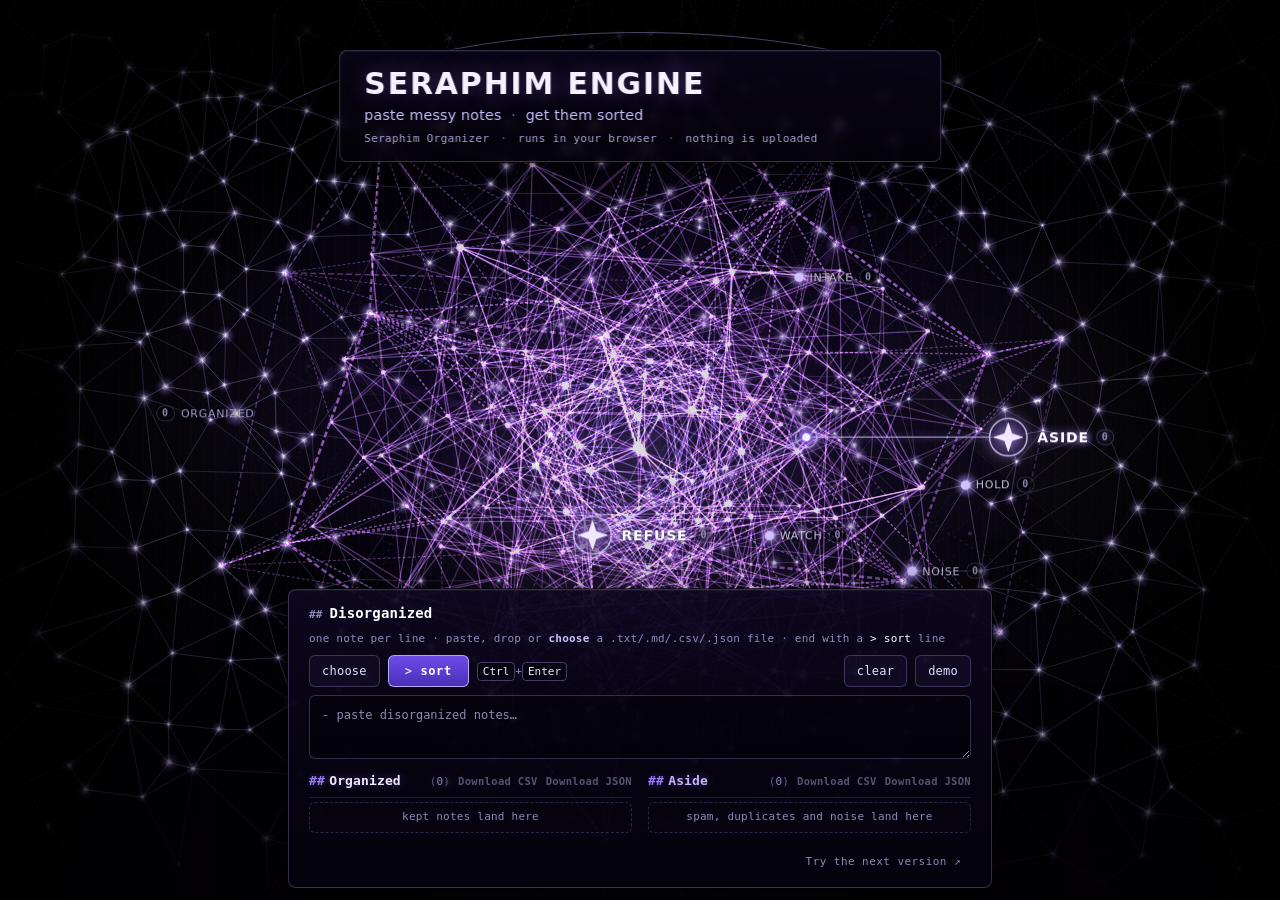
<file: docs/media/watch.html>
<!doctype html><html lang="en"><head><meta charset="utf-8"><title>Seraphim Organizer</title><meta http-equiv="refresh" content="0; url=../"><link rel="canonical" href="https://snowphamtom.github.io/seraphim-organizer/"><style>body{background:#000;color:#e9ddff;font:14px system-ui;padding:2em}a{color:#c9a8ff}</style></head><body>This page moved. <a href="../">Open the Seraphim Organizer</a>.</body></html>
</file>
